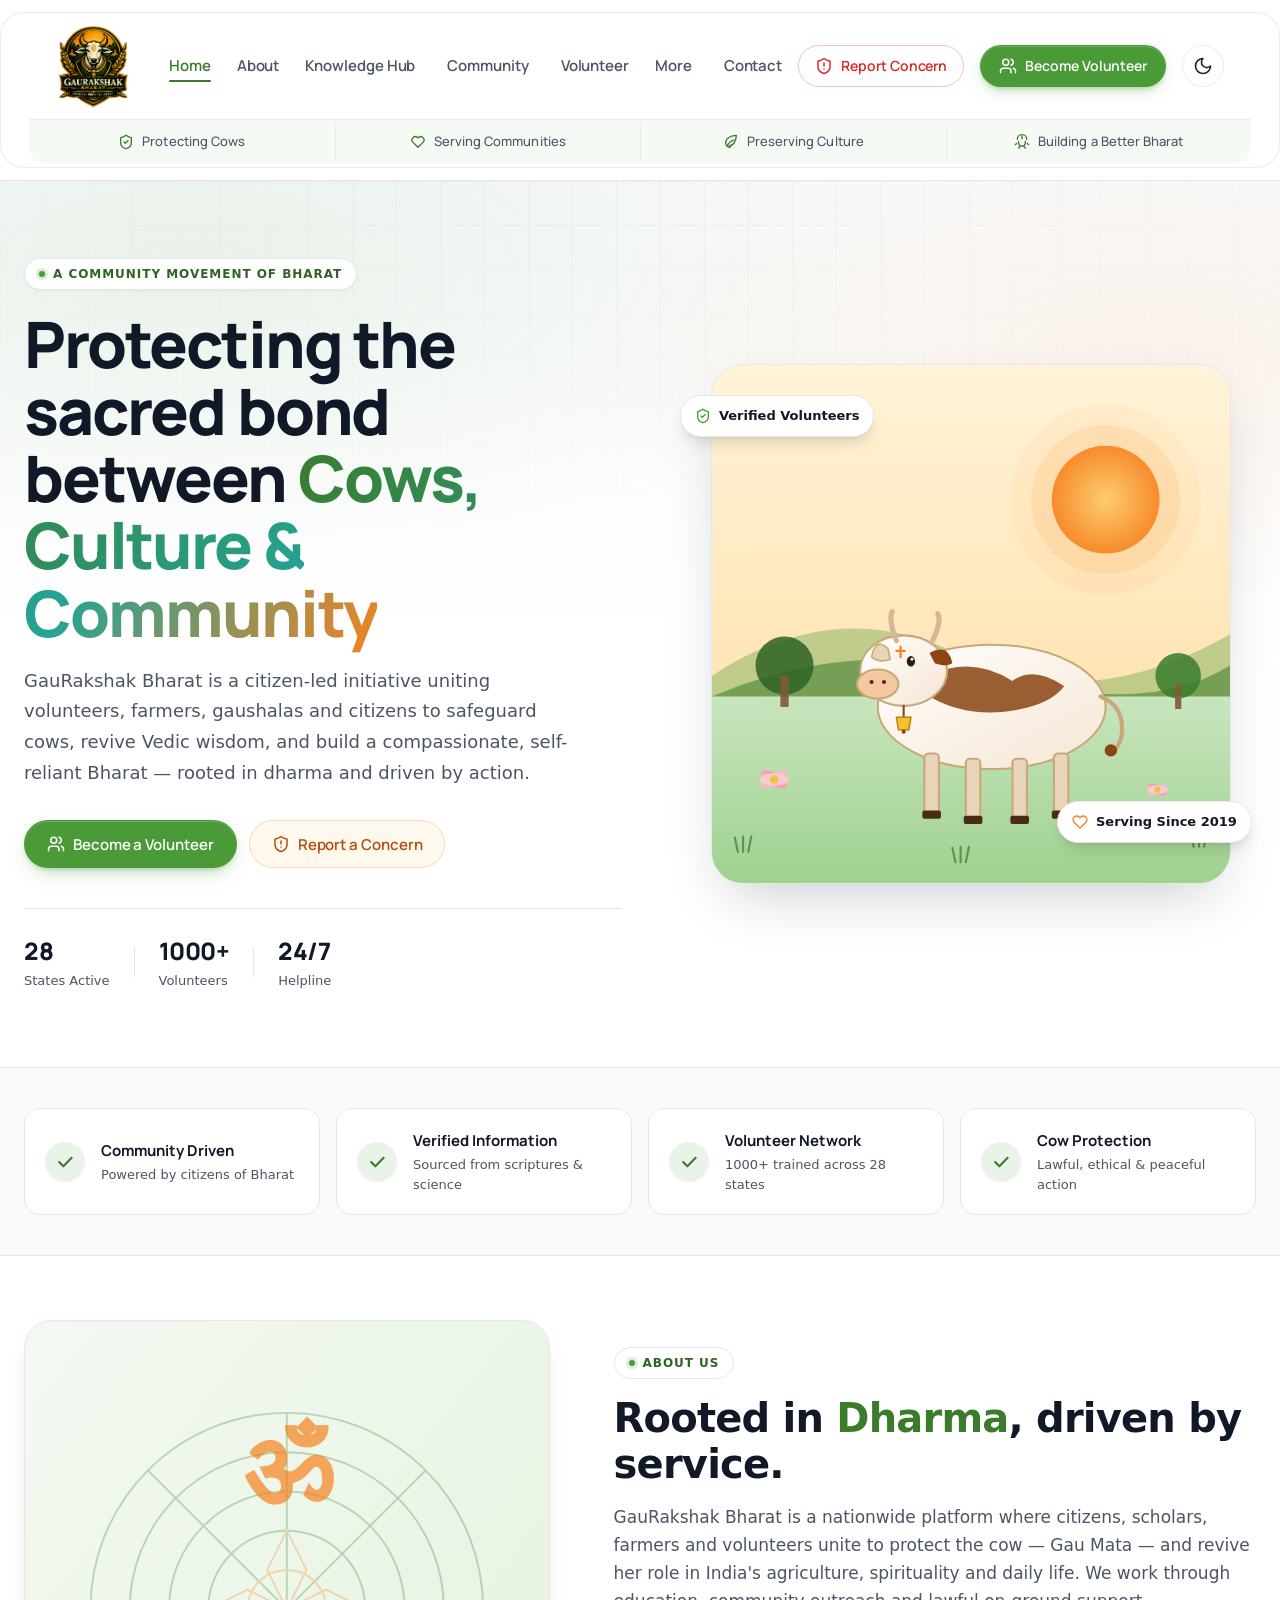
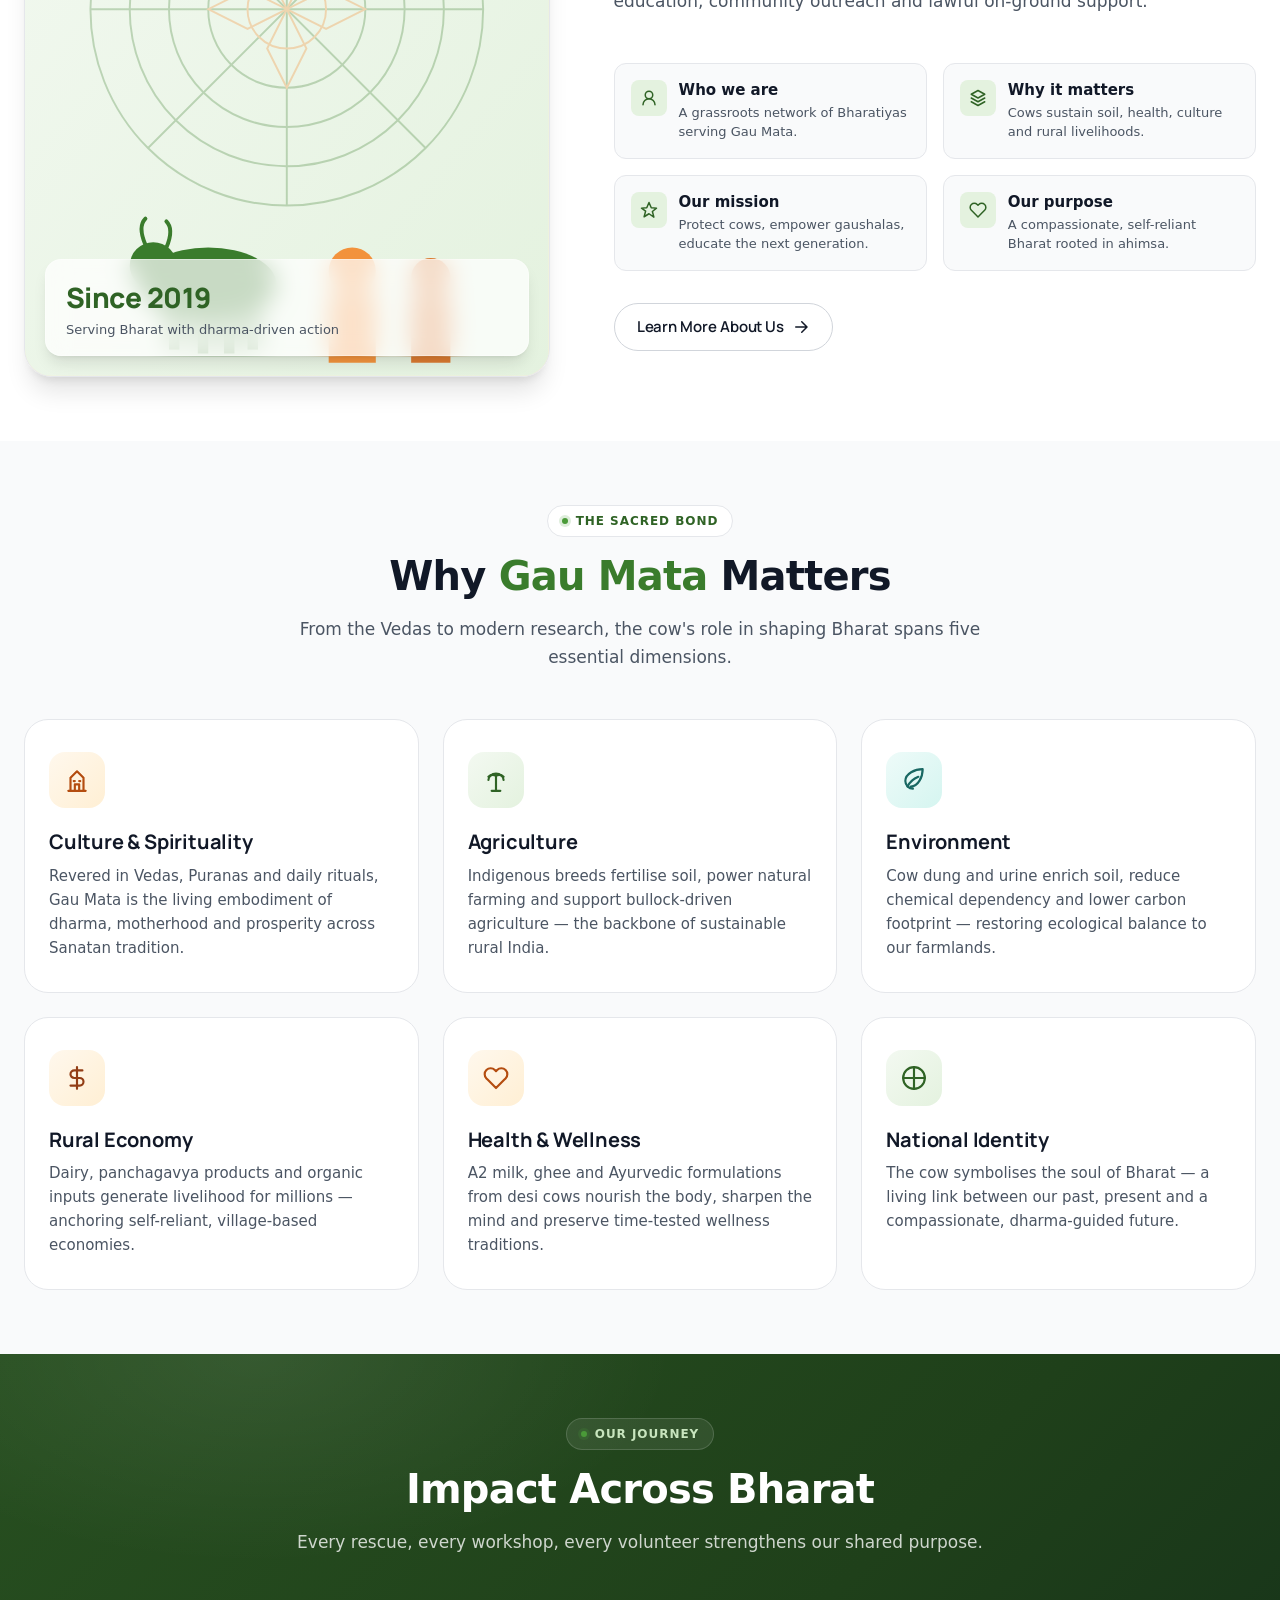
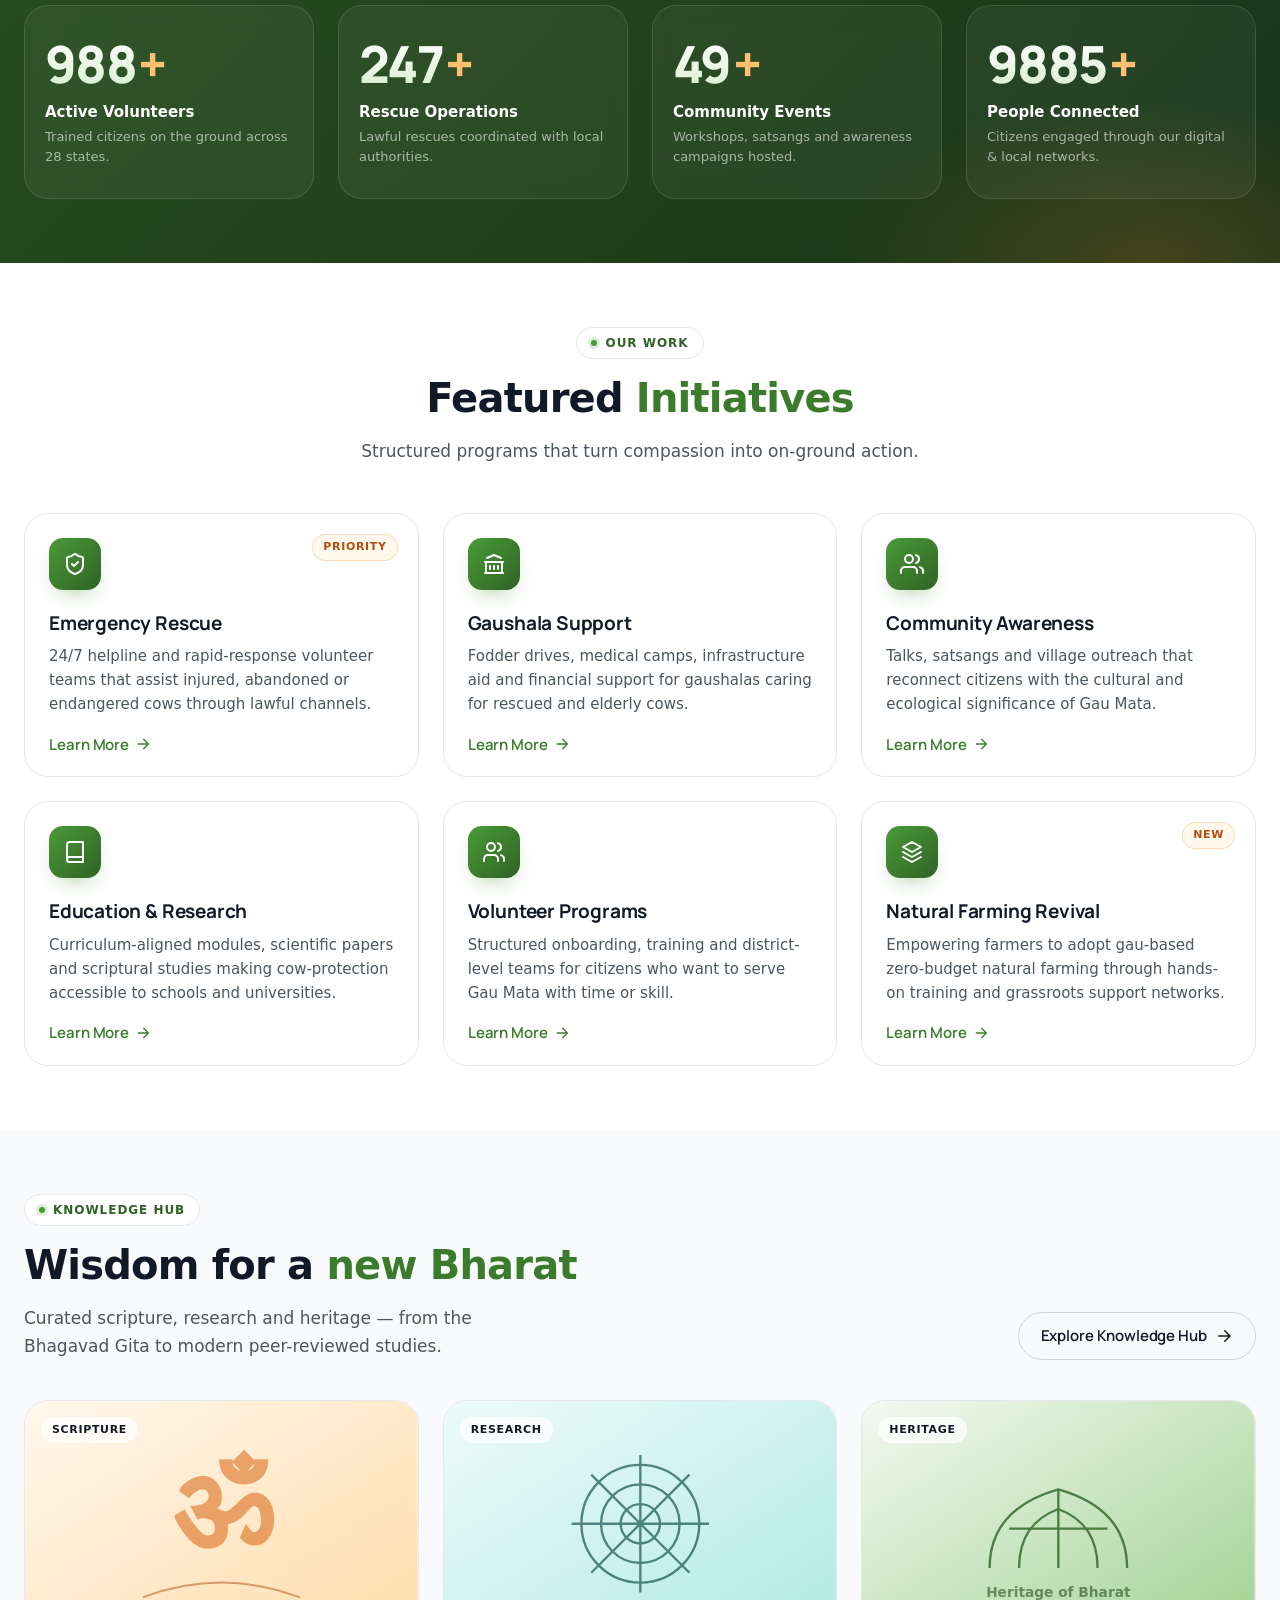
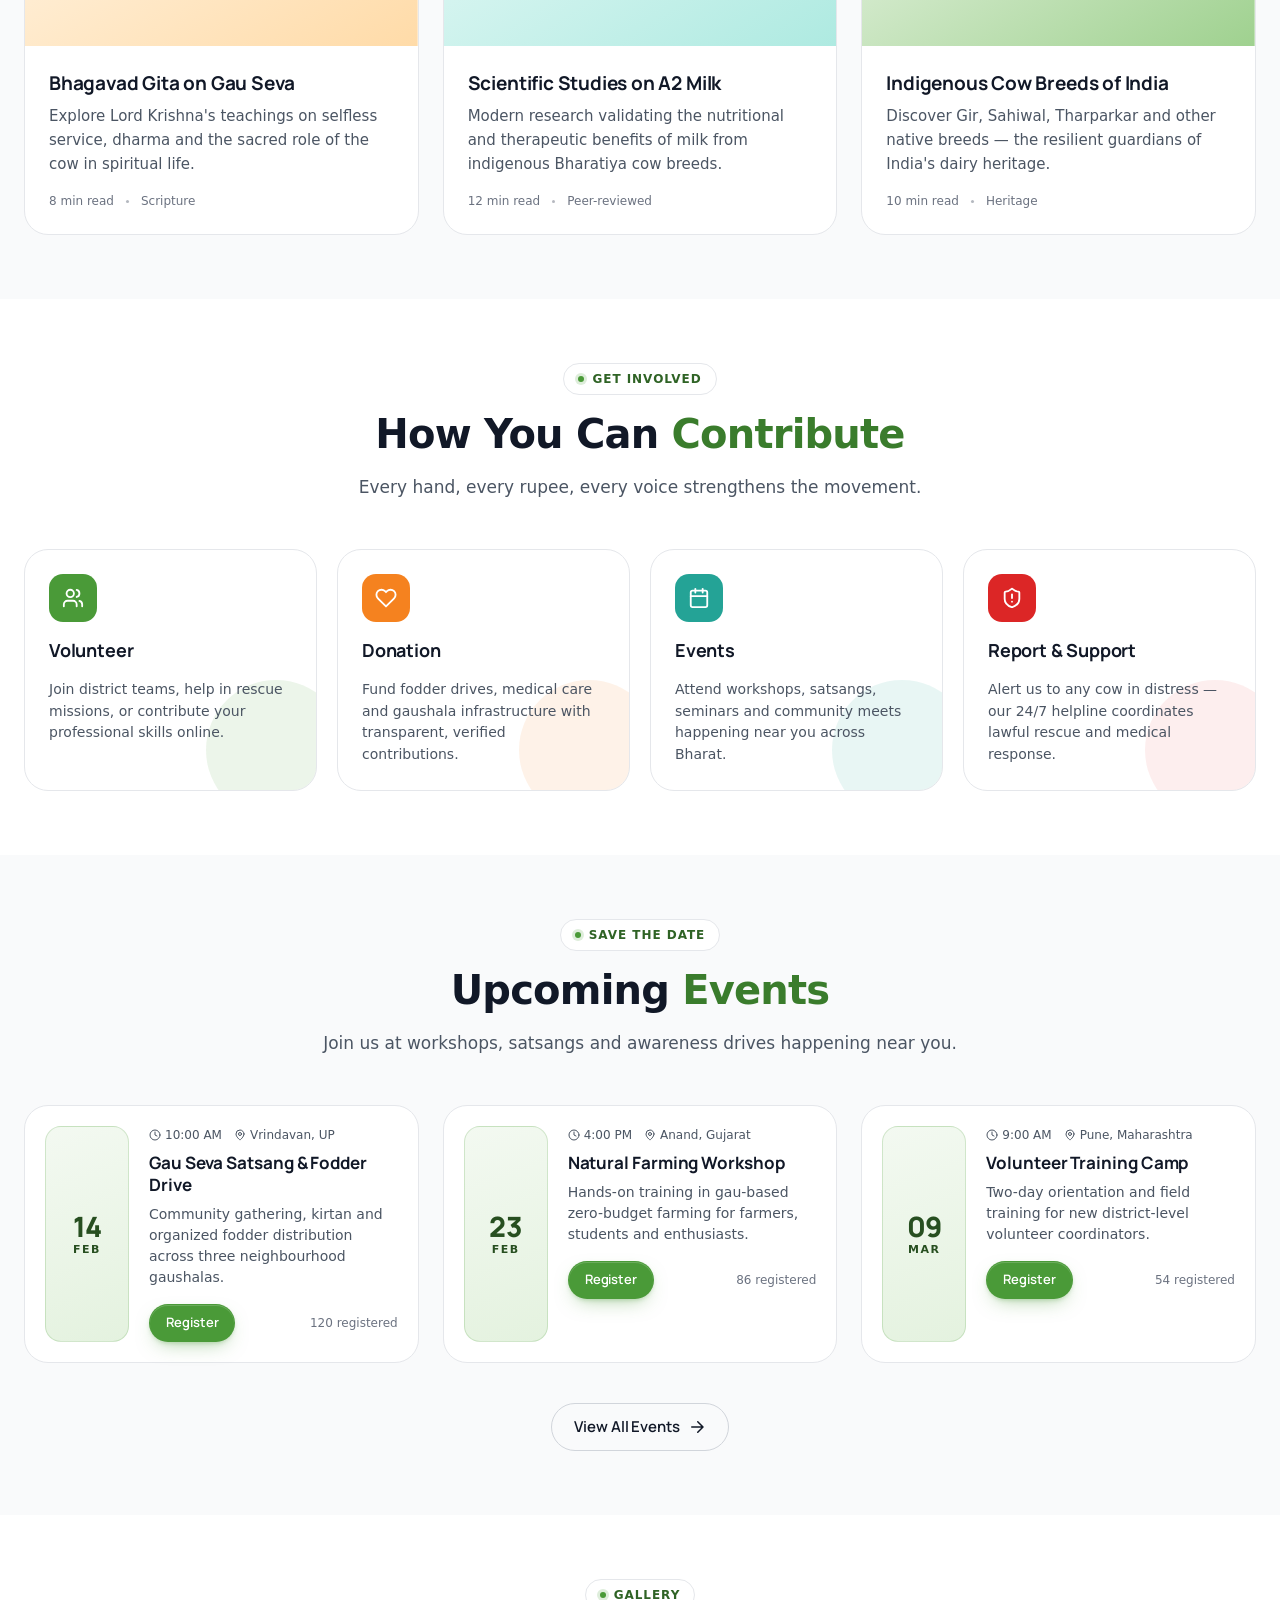
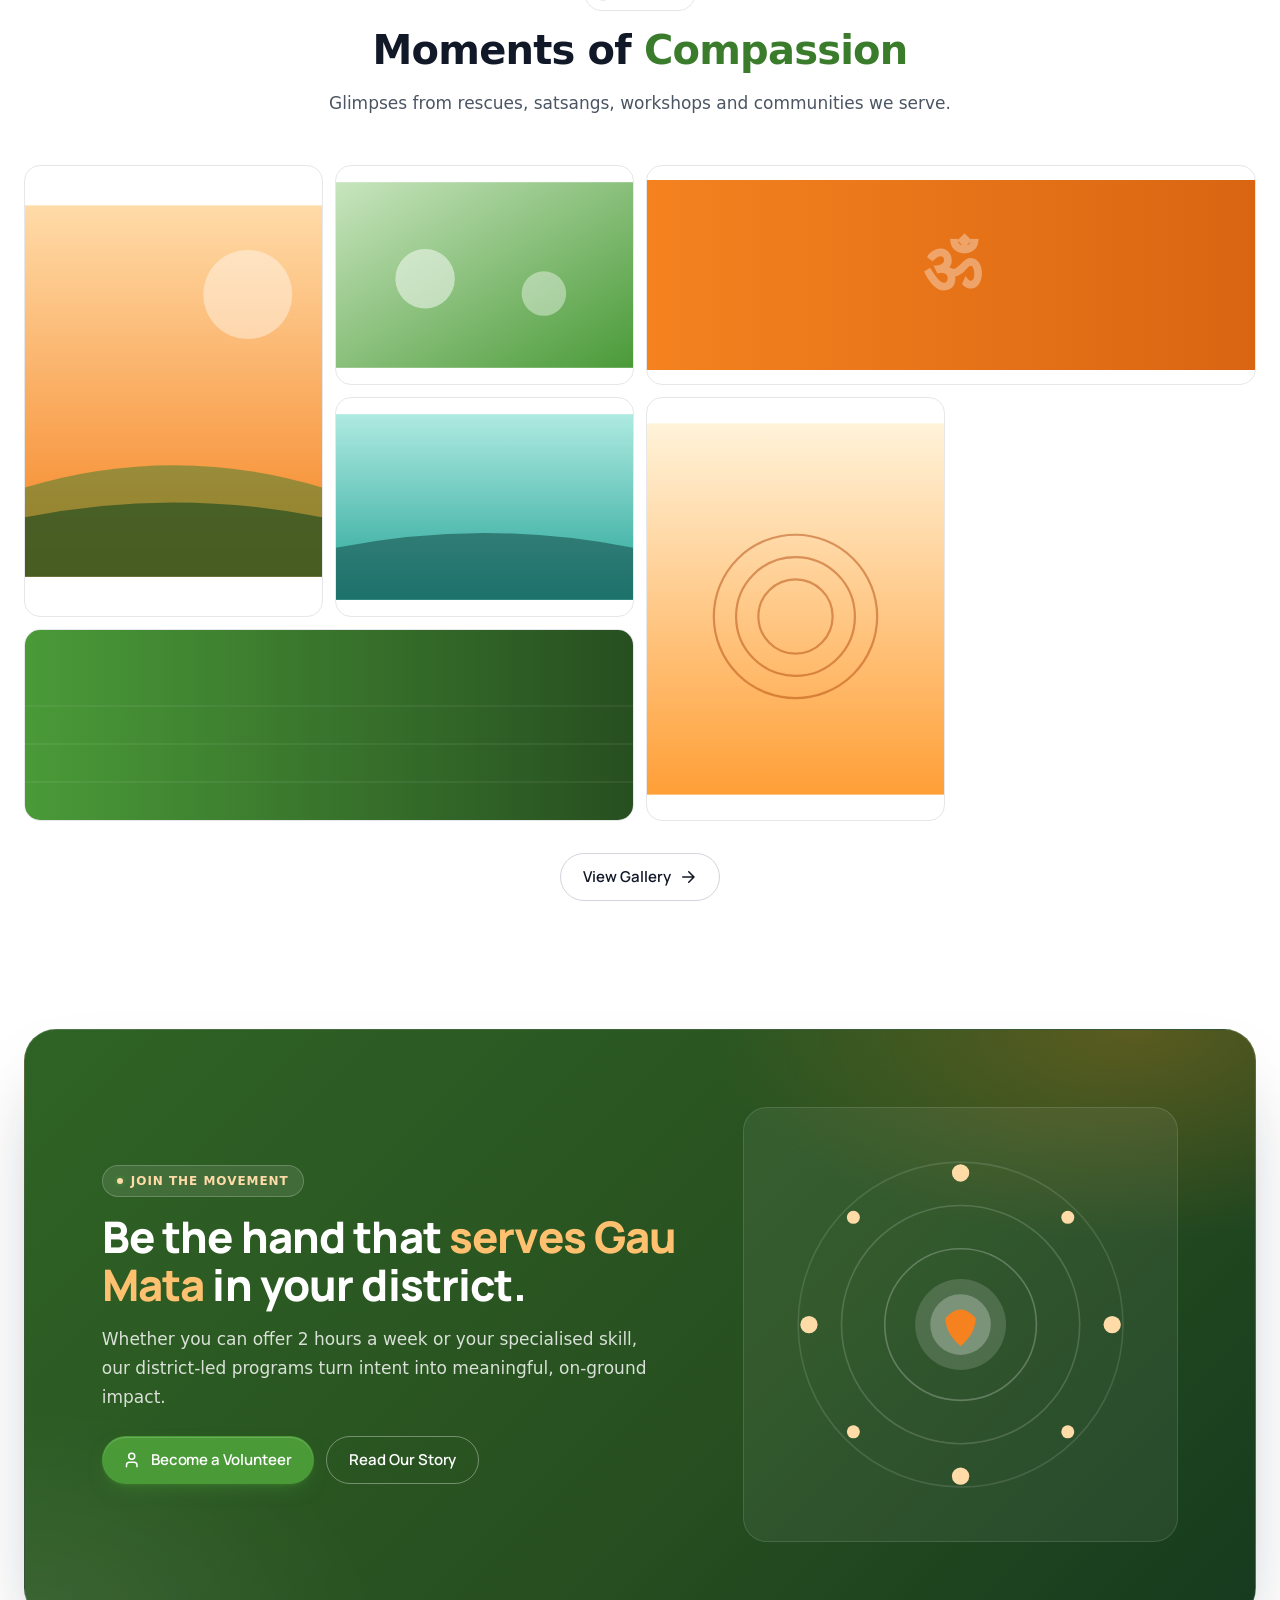
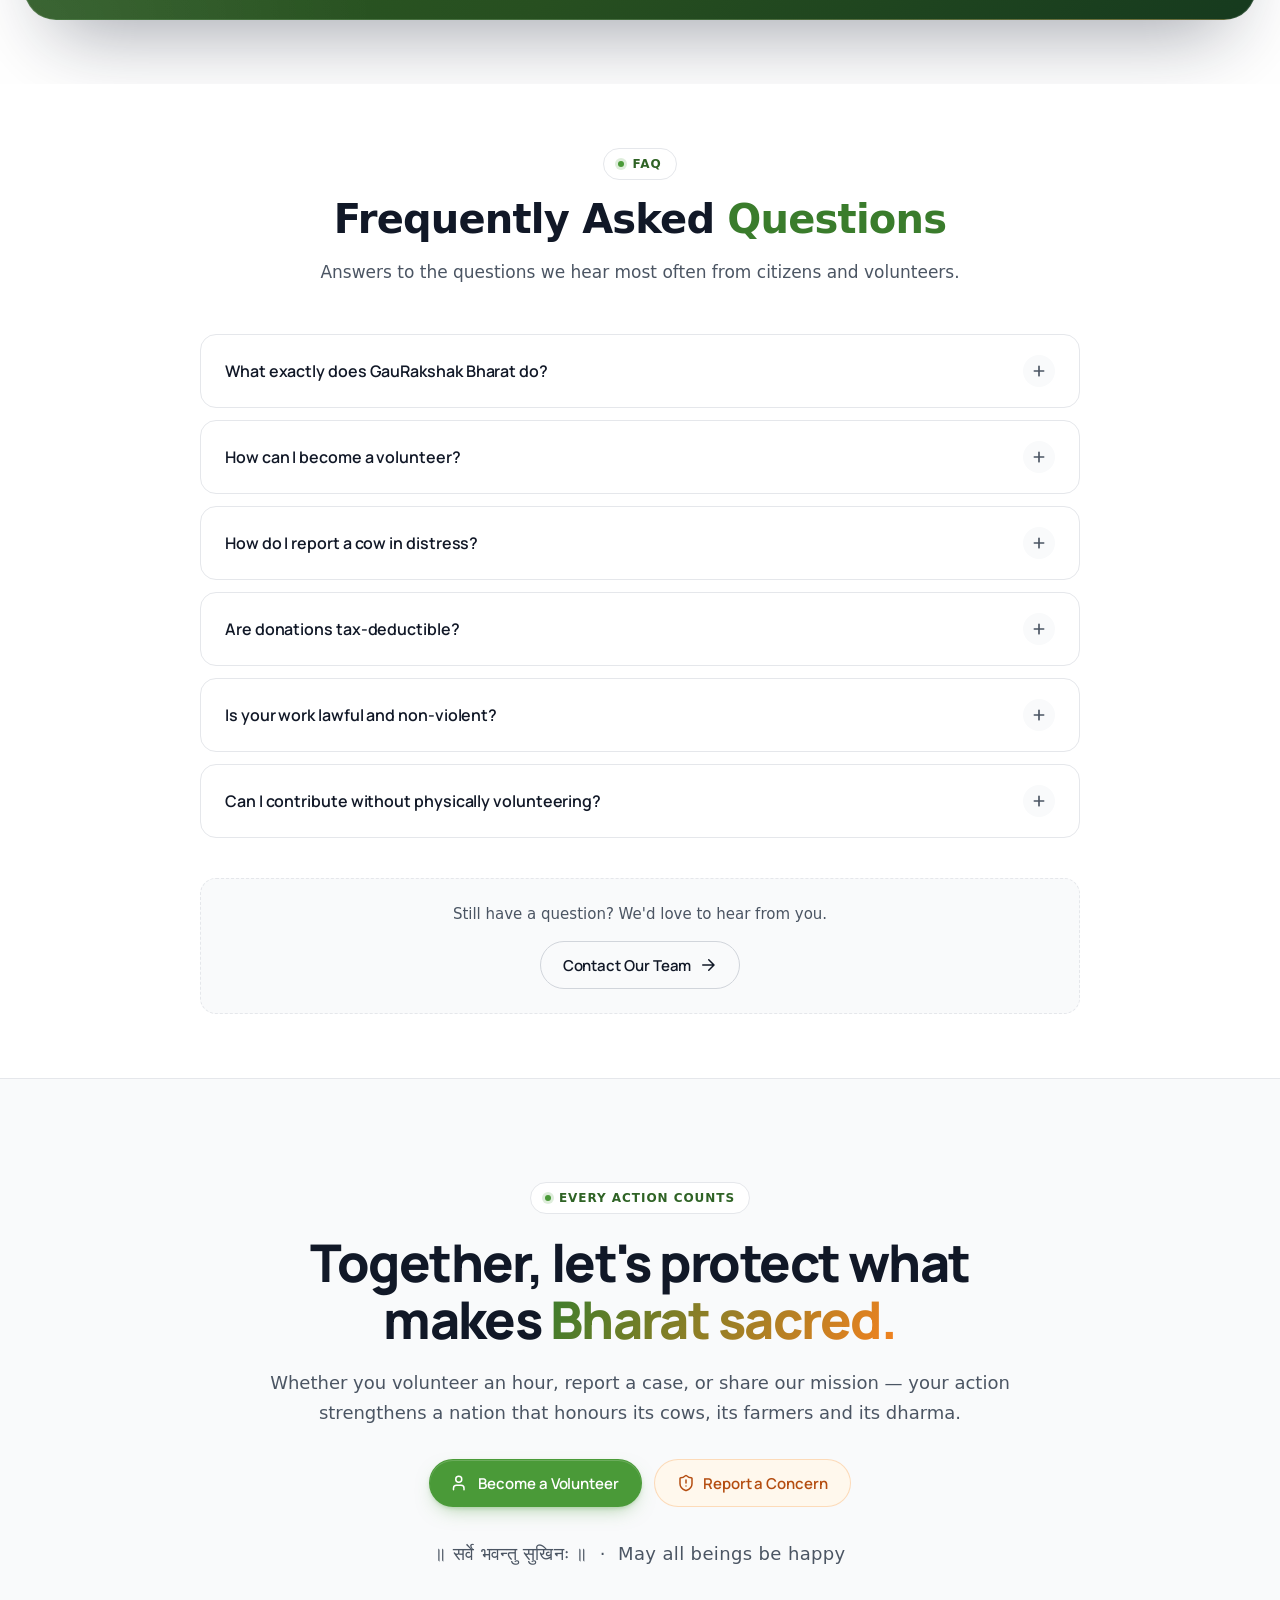
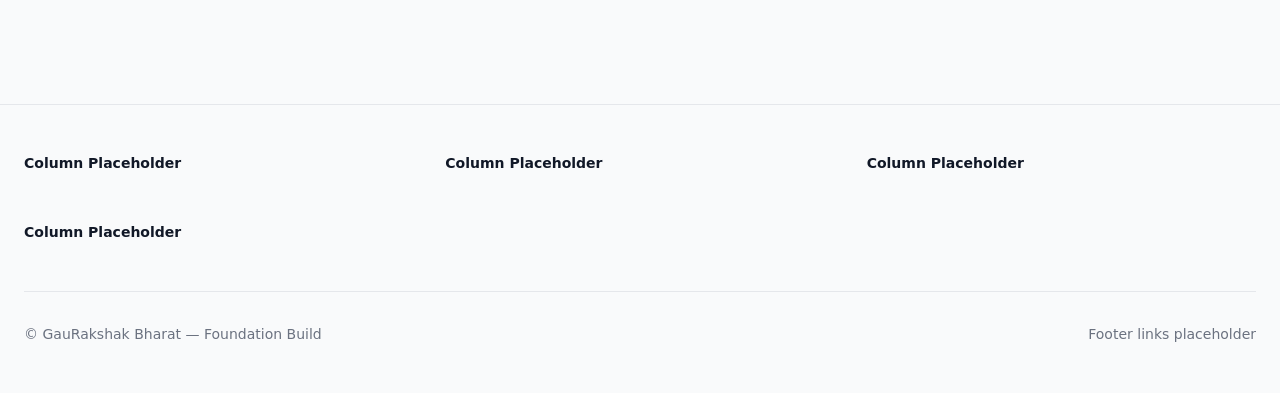
<file: index.html>
<!DOCTYPE html>
<html lang="en">
<head>
  <meta charset="UTF-8">
  <meta name="viewport" content="width=device-width, initial-scale=1.0">

  <!-- Primary SEO -->
  <title>GauRakshak Bharat — Cow Protection, Community &amp; Compassion</title>
  <meta name="description" content="GauRakshak Bharat is a community-driven initiative promoting cow protection, education, volunteer networks, rescue support, and environmental awareness across India.">
  <meta name="keywords" content="cow protection, gaushala, volunteer, community, rescue support, education, awareness, GauRakshak Bharat">
  <meta name="author" content="GauRakshak Bharat">
  <meta name="robots" content="index, follow">
  <link rel="canonical" href="https://gaurakshakbharat.org/">

  <!-- Open Graph -->
  <meta property="og:type" content="website">
  <meta property="og:title" content="GauRakshak Bharat — Cow Protection, Community &amp; Compassion">
  <meta property="og:description" content="Promoting compassion, education, lawful community support, and environmental awareness through cow protection and community building.">
  <meta property="og:url" content="https://gaurakshakbharat.org/">
  <meta property="og:site_name" content="GauRakshak Bharat">
  <meta property="og:locale" content="en_IN">

  <!-- Twitter Card -->
  <meta name="twitter:card" content="summary_large_image">
  <meta name="twitter:title" content="GauRakshak Bharat">
  <meta name="twitter:description" content="Cow protection, community building, volunteer networks, and education for a compassionate India.">

  <!-- Favicon Placeholder -->
  <link rel="icon" type="image/x-icon" href="assets/icons/favicon.ico">
  <link rel="apple-touch-icon" href="assets/icons/apple-touch-icon.png">

  <!-- Theme Color -->
  <meta name="theme-color" content="#4a9a38">

  <!-- Navbar typography — Manrope (premium sans) -->
  <link rel="preconnect" href="https://fonts.googleapis.com">
  <link rel="preconnect" href="https://fonts.gstatic.com" crossorigin>
  <link rel="stylesheet" href="https://fonts.googleapis.com/css2?family=Manrope:wght@400;500;600;700;800&display=swap">

  <!-- Stylesheets — load in dependency order -->
  <link rel="stylesheet" href="css/variables.css">
  <link rel="stylesheet" href="css/style.css">
  <link rel="stylesheet" href="css/animations.css">
  <link rel="stylesheet" href="css/responsive.css">
  <link rel="stylesheet" href="css/home.css">
</head>
<body>

  <!-- =============================================
       PAGE LOADER
       ============================================= -->
  <div id="page-loader" class="page-loader" role="status" aria-live="polite" aria-label="Page loading">
    <div class="page-loader__spinner" aria-hidden="true"></div>
    <span class="u-sr-only">Loading...</span>
  </div>

  <div class="page-wrapper">

    <!-- =============================================
         HOMEPAGE NAVIGATION
         ============================================= -->
    <header class="navbar" role="banner">
      <div class="container navbar__shell">
        <div class="navbar__inner">
          <button
            class="navbar__toggle"
            type="button"
            aria-label="Open navigation menu"
            aria-expanded="false"
            aria-controls="mobile-nav">
            <span class="navbar__toggle-icon" aria-hidden="true">
              <span class="navbar__toggle-bar"></span>
              <span class="navbar__toggle-bar"></span>
              <span class="navbar__toggle-bar"></span>
            </span>
          </button>

        <a href="index.html" class="navbar__brand" aria-label="GauRakshak Bharat — Home">
          <img src="assets/icons/Mainlogo.png" alt="GauRakshak Bharat" class="navbar__logo">
        </a>

          <nav class="navbar__nav" id="main-nav" role="navigation" aria-label="Main navigation">
            <a href="index.html" class="navbar__link is-active">Home</a>
            <a href="pages/about.html" class="navbar__link">About</a>
            <a href="pages/knowledge.html" class="navbar__link navbar__link--has-icon">
              <span>Knowledge Hub</span>
              <svg class="icon icon--chevron" viewBox="0 0 24 24" aria-hidden="true">
                <path d="m6 9 6 6 6-6"></path>
              </svg>
            </a>
            <a href="pages/community.html" class="navbar__link navbar__link--has-icon">
              Community
              <svg class="icon icon--chevron" viewBox="0 0 24 24" aria-hidden="true">
                <path d="m6 9 6 6 6-6"></path>
              </svg>
            </a>
            <a href="pages/volunteer.html" class="navbar__link">Volunteer</a>
            <div class="navbar__item navbar__item--dropdown">
              <button class="navbar__link navbar__link--button navbar__link--has-icon" type="button" aria-expanded="false" aria-haspopup="true">
                More
                <svg class="icon icon--chevron" viewBox="0 0 24 24" aria-hidden="true">
                  <path d="m6 9 6 6 6-6"></path>
                </svg>
              </button>
              <div class="navbar__dropdown" role="menu" aria-label="More pages">
                <a href="pages/events.html" class="navbar__dropdown-link" role="menuitem">
                  <svg class="icon" viewBox="0 0 24 24" aria-hidden="true">
                    <path d="M8 2v4M16 2v4M3 10h18"></path>
                    <rect x="3" y="4" width="18" height="18" rx="2"></rect>
                  </svg>
                  Events
                </a>
                <a href="pages/gallery.html" class="navbar__dropdown-link" role="menuitem">
                  <svg class="icon" viewBox="0 0 24 24" aria-hidden="true">
                    <rect x="3" y="3" width="18" height="18" rx="2"></rect>
                    <circle cx="9" cy="9" r="2"></circle>
                    <path d="m21 15-3.1-3.1a2 2 0 0 0-2.8 0L6 21"></path>
                  </svg>
                  Gallery
                </a>
                <a href="pages/report.html" class="navbar__dropdown-link" role="menuitem">
                  <svg class="icon" viewBox="0 0 24 24" aria-hidden="true">
                    <path d="M20 13c0 5-3.5 7.5-7.66 8.95a1 1 0 0 1-.67-.01C7.5 20.5 4 18 4 13V6a1 1 0 0 1 1-1c2 0 4.5-1.2 6.24-2.72a1.17 1.17 0 0 1 1.52 0C14.51 3.81 17 5 19 5a1 1 0 0 1 1 1z"></path>
                    <path d="M12 8v4M12 16h.01"></path>
                  </svg>
                  Report Concerns
                </a>
              </div>
            </div>
            <a href="pages/contact.html" class="navbar__link">Contact</a>
          </nav>

          <div class="navbar__actions">
            <a href="pages/report.html" class="nav-action nav-action--report">
              <svg class="icon" viewBox="0 0 24 24" aria-hidden="true">
                <path d="M20 13c0 5-3.5 7.5-7.66 8.95a1 1 0 0 1-.67-.01C7.5 20.5 4 18 4 13V6a1 1 0 0 1 1-1c2 0 4.5-1.2 6.24-2.72a1.17 1.17 0 0 1 1.52 0C14.51 3.81 17 5 19 5a1 1 0 0 1 1 1z"></path>
                <path d="M12 8v4M12 16h.01"></path>
              </svg>
              <span>Report Concern</span>
            </a>
            <a href="pages/volunteer.html" class="nav-action nav-action--volunteer">
              <svg class="icon" viewBox="0 0 24 24" aria-hidden="true">
                <path d="M16 21v-2a4 4 0 0 0-4-4H6a4 4 0 0 0-4 4v2"></path>
                <circle cx="9" cy="7" r="4"></circle>
                <path d="M22 21v-2a4 4 0 0 0-3-3.87M16 3.13a4 4 0 0 1 0 7.75"></path>
              </svg>
              <span>Become Volunteer</span>
            </a>
            <button
              id="theme-toggle"
              class="theme-toggle"
              type="button"
              aria-label="Toggle dark mode"
              aria-pressed="false">
              <svg class="icon theme-toggle__moon" viewBox="0 0 24 24" aria-hidden="true">
                <path d="M12 3a6 6 0 0 0 9 9 9 9 0 1 1-9-9Z"></path>
              </svg>
              <svg class="icon theme-toggle__sun" viewBox="0 0 24 24" aria-hidden="true">
                <circle cx="12" cy="12" r="4"></circle>
                <path d="M12 2v2M12 20v2M4.93 4.93l1.41 1.41M17.66 17.66l1.41 1.41M2 12h2M20 12h2M4.93 19.07l1.41-1.41M17.66 6.34l1.41-1.41"></path>
              </svg>
            </button>
          </div>
        </div>

        <div class="navbar__mobile-panel" id="mobile-nav" aria-hidden="true">
          <div class="mobile-menu">
            <nav class="mobile-menu__primary" aria-label="Mobile navigation">
              <a href="index.html" class="mobile-menu__link is-active"><svg class="icon" viewBox="0 0 24 24" aria-hidden="true"><path d="m3 9 9-7 9 7v11a2 2 0 0 1-2 2h-4v-7H9v7H5a2 2 0 0 1-2-2z"></path></svg>Home</a>
              <a href="pages/about.html" class="mobile-menu__link"><svg class="icon" viewBox="0 0 24 24" aria-hidden="true"><path d="M19 21v-2a4 4 0 0 0-4-4H9a4 4 0 0 0-4 4v2"></path><circle cx="12" cy="7" r="4"></circle></svg>About</a>
              <a href="pages/knowledge.html" class="mobile-menu__link"><svg class="icon" viewBox="0 0 24 24" aria-hidden="true"><path d="M4 19.5A2.5 2.5 0 0 1 6.5 17H20"></path><path d="M4 4.5A2.5 2.5 0 0 1 6.5 2H20v20H6.5A2.5 2.5 0 0 1 4 19.5z"></path></svg>Knowledge Hub</a>
              <a href="pages/community.html" class="mobile-menu__link"><svg class="icon" viewBox="0 0 24 24" aria-hidden="true"><path d="M16 21v-2a4 4 0 0 0-4-4H6a4 4 0 0 0-4 4v2"></path><circle cx="9" cy="7" r="4"></circle><path d="M22 21v-2a4 4 0 0 0-3-3.87M16 3.13a4 4 0 0 1 0 7.75"></path></svg>Community</a>
              <a href="pages/volunteer.html" class="mobile-menu__link"><svg class="icon" viewBox="0 0 24 24" aria-hidden="true"><path d="M11 14h2a2 2 0 1 0 0-4h-3c-.6 0-1.1.2-1.5.6L3 16"></path><path d="m7 20 1.6-1.4c.4-.4.9-.6 1.5-.6H14c.6 0 1.1-.2 1.5-.6l5.5-5.4"></path><path d="m2 15 6 6"></path></svg>Volunteer</a>
              <a href="pages/contact.html" class="mobile-menu__link"><svg class="icon" viewBox="0 0 24 24" aria-hidden="true"><rect x="2" y="4" width="20" height="16" rx="2"></rect><path d="m22 7-10 6L2 7"></path></svg>Contact</a>
            </nav>

            <div class="mobile-menu__more" aria-label="More pages">
              <p class="mobile-menu__heading">More</p>
              <a href="pages/events.html" class="mobile-menu__link"><svg class="icon" viewBox="0 0 24 24" aria-hidden="true"><path d="M8 2v4M16 2v4M3 10h18"></path><rect x="3" y="4" width="18" height="18" rx="2"></rect></svg>Events</a>
              <a href="pages/gallery.html" class="mobile-menu__link"><svg class="icon" viewBox="0 0 24 24" aria-hidden="true"><rect x="3" y="3" width="18" height="18" rx="2"></rect><circle cx="9" cy="9" r="2"></circle><path d="m21 15-3.1-3.1a2 2 0 0 0-2.8 0L6 21"></path></svg>Gallery</a>
              <a href="pages/report.html" class="mobile-menu__link"><svg class="icon" viewBox="0 0 24 24" aria-hidden="true"><path d="M20 13c0 5-3.5 7.5-7.66 8.95a1 1 0 0 1-.67-.01C7.5 20.5 4 18 4 13V6a1 1 0 0 1 1-1c2 0 4.5-1.2 6.24-2.72a1.17 1.17 0 0 1 1.52 0C14.51 3.81 17 5 19 5a1 1 0 0 1 1 1z"></path><path d="M12 8v4M12 16h.01"></path></svg>Report Concerns</a>
            </div>

            <button class="mobile-menu__close" type="button" aria-label="Close navigation menu">
              <svg class="icon" viewBox="0 0 24 24" aria-hidden="true">
                <path d="M18 6 6 18M6 6l12 12"></path>
              </svg>
            </button>
          </div>
        </div>

        <div class="navbar__value-strip" aria-label="Platform values">
          <span class="value-strip__item"><svg class="icon" viewBox="0 0 24 24" aria-hidden="true"><path d="M20 13c0 5-3.5 7.5-7.66 8.95a1 1 0 0 1-.67-.01C7.5 20.5 4 18 4 13V6a1 1 0 0 1 1-1c2 0 4.5-1.2 6.24-2.72a1.17 1.17 0 0 1 1.52 0C14.51 3.81 17 5 19 5a1 1 0 0 1 1 1z"></path><path d="m9 12 2 2 4-4"></path></svg>Protecting Cows</span>
          <span class="value-strip__item"><svg class="icon" viewBox="0 0 24 24" aria-hidden="true"><path d="M19.5 12.6 12 20l-7.5-7.4a5 5 0 1 1 7.1-7.1l.4.4.4-.4a5 5 0 1 1 7.1 7.1Z"></path></svg>Serving Communities</span>
          <span class="value-strip__item"><svg class="icon" viewBox="0 0 24 24" aria-hidden="true"><path d="M11 20A7 7 0 0 1 4 13c0-7 9-11 16-11 0 7-4 16-11 16Z"></path><path d="M6 18c2-4 5-7 10-9"></path></svg>Preserving Culture</span>
          <span class="value-strip__item"><svg class="icon" viewBox="0 0 24 24" aria-hidden="true"><path d="M7 11v2a5 5 0 0 0 10 0v-2"></path><path d="M5 8a7 7 0 0 1 14 0"></path><path d="M12 3v4M4 14l-2 2M20 14l2 2M7 21l2-2M17 21l-2-2"></path></svg>Building a Better Bharat</span>
        </div>
      </div>
    </header>

    <!-- =============================================
         MAIN CONTENT
         Placeholder sections — content added later
         ============================================= -->
    <main id="main-content" class="main-content home-main" role="main">

      <!-- =============================================
           1. HERO
           ============================================= -->
      <section class="hero" id="hero" aria-labelledby="hero-title">
        <div class="hero__inner">
          <div class="hero__content" data-animate="fade-up">
            <span class="hero__badge">
              <span class="dot" aria-hidden="true"></span>
              A Community Movement of Bharat
            </span>

            <h1 class="hero__title" id="hero-title">
              Protecting the sacred bond between
              <span class="accent">Cows, Culture &amp; Community</span>
            </h1>

            <p class="hero__desc">
              GauRakshak Bharat is a citizen-led initiative uniting volunteers, farmers, gaushalas
              and citizens to safeguard cows, revive Vedic wisdom, and build a compassionate,
              self-reliant Bharat — rooted in dharma and driven by action.
            </p>

            <div class="hero__actions">
              <a href="pages/volunteer.html" class="home-btn home-btn--primary ripple-container" data-testid="hero-volunteer-btn">
                <svg class="icon" viewBox="0 0 24 24" aria-hidden="true">
                  <path d="M16 21v-2a4 4 0 0 0-4-4H6a4 4 0 0 0-4 4v2"></path>
                  <circle cx="9" cy="7" r="4"></circle>
                  <path d="M22 21v-2a4 4 0 0 0-3-3.87M16 3.13a4 4 0 0 1 0 7.75"></path>
                </svg>
                Become a Volunteer
              </a>
              <a href="pages/report.html" class="home-btn home-btn--secondary" data-testid="hero-report-btn">
                <svg class="icon" viewBox="0 0 24 24" aria-hidden="true">
                  <path d="M20 13c0 5-3.5 7.5-7.66 8.95a1 1 0 0 1-.67-.01C7.5 20.5 4 18 4 13V6a1 1 0 0 1 1-1c2 0 4.5-1.2 6.24-2.72a1.17 1.17 0 0 1 1.52 0C14.51 3.81 17 5 19 5a1 1 0 0 1 1 1z"></path>
                  <path d="M12 8v4M12 16h.01"></path>
                </svg>
                Report a Concern
              </a>
            </div>

            <div class="hero__meta" aria-label="Quick statistics">
              <div class="hero__meta-item">
                <span class="hero__meta-num">28</span>
                <span class="hero__meta-label">States Active</span>
              </div>
              <span class="hero__meta-sep" aria-hidden="true"></span>
              <div class="hero__meta-item">
                <span class="hero__meta-num">1000+</span>
                <span class="hero__meta-label">Volunteers</span>
              </div>
              <span class="hero__meta-sep" aria-hidden="true"></span>
              <div class="hero__meta-item">
                <span class="hero__meta-num">24/7</span>
                <span class="hero__meta-label">Helpline</span>
              </div>
            </div>
          </div>

          <div class="hero__visual" data-animate="fade-left" aria-hidden="true">
            <div class="hero__illustration">
              <svg viewBox="0 0 500 500" xmlns="http://www.w3.org/2000/svg">
                <defs>
                  <linearGradient id="sky" x1="0" y1="0" x2="0" y2="1">
                    <stop offset="0%" stop-color="#fff3d9"/>
                    <stop offset="100%" stop-color="#ffe4b3"/>
                  </linearGradient>
                  <linearGradient id="ground" x1="0" y1="0" x2="0" y2="1">
                    <stop offset="0%" stop-color="#c8e5be"/>
                    <stop offset="100%" stop-color="#9fd18f"/>
                  </linearGradient>
                  <linearGradient id="body" x1="0" y1="0" x2="1" y2="1">
                    <stop offset="0%" stop-color="#ffffff"/>
                    <stop offset="100%" stop-color="#f5e6d3"/>
                  </linearGradient>
                  <radialGradient id="sun" cx="50%" cy="50%" r="50%">
                    <stop offset="0%" stop-color="#ffd97a"/>
                    <stop offset="100%" stop-color="#f5821f"/>
                  </radialGradient>
                </defs>

                <!-- Sky -->
                <rect width="500" height="320" fill="url(#sky)"/>
                <!-- Sun -->
                <circle cx="380" cy="130" r="52" fill="url(#sun)" opacity="0.9"/>
                <circle cx="380" cy="130" r="72" fill="#f5821f" opacity="0.12"/>
                <circle cx="380" cy="130" r="92" fill="#f5821f" opacity="0.06"/>

                <!-- Hills -->
                <path d="M0 300 Q 120 220 240 280 T 500 260 L 500 340 L 0 340 Z" fill="#4a9a38" opacity="0.35"/>
                <path d="M0 320 Q 140 260 280 300 T 500 290 L 500 360 L 0 360 Z" fill="#3a7c2c" opacity="0.55"/>

                <!-- Ground -->
                <rect y="320" width="500" height="180" fill="url(#ground)"/>

                <!-- Trees -->
                <g opacity="0.85">
                  <circle cx="70" cy="290" r="28" fill="#2f6325"/>
                  <rect x="66" y="300" width="8" height="30" fill="#7a5030"/>
                  <circle cx="450" cy="300" r="22" fill="#3a7c2c"/>
                  <rect x="447" y="308" width="6" height="24" fill="#7a5030"/>
                </g>

                <!-- Cow -->
                <g transform="translate(150 200)">
                  <!-- Body -->
                  <ellipse cx="120" cy="130" rx="110" ry="60" fill="url(#body)" stroke="#c9a878" stroke-width="2"/>
                  <!-- Back patch -->
                  <path d="M60 100 Q 100 80 140 105 Q 160 90 190 110 Q 175 130 130 135 Q 90 138 60 120 Z" fill="#8b4513" opacity="0.85"/>
                  <!-- Legs -->
                  <rect x="55" y="175" width="14" height="60" rx="4" fill="#e8d5b7" stroke="#c9a878" stroke-width="2"/>
                  <rect x="95" y="180" width="14" height="60" rx="4" fill="#e8d5b7" stroke="#c9a878" stroke-width="2"/>
                  <rect x="140" y="180" width="14" height="60" rx="4" fill="#e8d5b7" stroke="#c9a878" stroke-width="2"/>
                  <rect x="180" y="175" width="14" height="60" rx="4" fill="#e8d5b7" stroke="#c9a878" stroke-width="2"/>
                  <!-- Hooves -->
                  <rect x="53" y="230" width="18" height="8" rx="2" fill="#4a2c15"/>
                  <rect x="93" y="235" width="18" height="8" rx="2" fill="#4a2c15"/>
                  <rect x="138" y="235" width="18" height="8" rx="2" fill="#4a2c15"/>
                  <rect x="178" y="230" width="18" height="8" rx="2" fill="#4a2c15"/>
                  <!-- Tail -->
                  <path d="M225 120 Q 250 130 245 160 Q 240 175 235 170" stroke="#c9a878" stroke-width="4" fill="none" stroke-linecap="round"/>
                  <circle cx="235" cy="172" r="6" fill="#8b4513"/>

                  <!-- Head -->
                  <ellipse cx="35" cy="95" rx="42" ry="34" fill="url(#body)" stroke="#c9a878" stroke-width="2"/>
                  <!-- Muzzle -->
                  <ellipse cx="10" cy="108" rx="20" ry="14" fill="#f5c8a0" stroke="#c9a878" stroke-width="2"/>
                  <circle cx="4" cy="106" r="2" fill="#4a2c15"/>
                  <circle cx="16" cy="106" r="2" fill="#4a2c15"/>
                  <!-- Eyes -->
                  <ellipse cx="42" cy="86" rx="4" ry="5" fill="#2c1810"/>
                  <circle cx="43" cy="84" r="1.4" fill="#fff"/>
                  <!-- Ears -->
                  <path d="M60 78 Q 78 68 82 88 Q 76 92 65 88 Z" fill="#8b4513"/>
                  <path d="M20 74 Q 8 62 4 82 Q 12 88 22 84 Z" fill="#e8d5b7" stroke="#c9a878" stroke-width="1.5"/>
                  <!-- Horns -->
                  <path d="M62 68 Q 72 48 68 40" stroke="#d4b896" stroke-width="5" fill="none" stroke-linecap="round"/>
                  <path d="M28 66 Q 20 46 24 38" stroke="#d4b896" stroke-width="5" fill="none" stroke-linecap="round"/>

                  <!-- Tilak on forehead -->
                  <path d="M32 72 L 32 82 M28 76 L 36 76" stroke="#f5821f" stroke-width="2.2" stroke-linecap="round"/>
                  <!-- Bell -->
                  <line x1="35" y1="128" x2="35" y2="140" stroke="#8b4513" stroke-width="2"/>
                  <path d="M28 140 L 42 140 L 40 152 L 30 152 Z" fill="#f5c034" stroke="#b8860b" stroke-width="1.5"/>
                  <circle cx="35" cy="154" r="2" fill="#8b4513"/>
                </g>

                <!-- Lotus flowers -->
                <g transform="translate(60 400)" opacity="0.9">
                  <ellipse cx="0" cy="0" rx="14" ry="6" fill="#ffb7c5" transform="rotate(-30)"/>
                  <ellipse cx="0" cy="0" rx="14" ry="6" fill="#ff9ab4" transform="rotate(30)"/>
                  <ellipse cx="0" cy="0" rx="14" ry="6" fill="#ffc9d6"/>
                  <circle cx="0" cy="0" r="4" fill="#f5c034"/>
                </g>
                <g transform="translate(430 410)" opacity="0.9">
                  <ellipse cx="0" cy="0" rx="10" ry="4" fill="#ffb7c5" transform="rotate(-30)"/>
                  <ellipse cx="0" cy="0" rx="10" ry="4" fill="#ff9ab4" transform="rotate(30)"/>
                  <ellipse cx="0" cy="0" rx="10" ry="4" fill="#ffc9d6"/>
                  <circle cx="0" cy="0" r="3" fill="#f5c034"/>
                </g>

                <!-- Grass tufts -->
                <g stroke="#2f6325" stroke-width="2" stroke-linecap="round" opacity="0.6">
                  <path d="M30 470 L 30 455 M35 470 L 38 455 M25 470 L 22 456"/>
                  <path d="M470 465 L 470 450 M475 465 L 478 450 M465 465 L 462 451"/>
                  <path d="M240 480 L 240 465 M245 480 L 248 465 M235 480 L 232 466"/>
                </g>
              </svg>
            </div>

            <div class="hero__floater hero__floater--top">
              <svg class="icon" viewBox="0 0 24 24" aria-hidden="true">
                <path d="M20 13c0 5-3.5 7.5-7.66 8.95a1 1 0 0 1-.67-.01C7.5 20.5 4 18 4 13V6a1 1 0 0 1 1-1c2 0 4.5-1.2 6.24-2.72a1.17 1.17 0 0 1 1.52 0C14.51 3.81 17 5 19 5a1 1 0 0 1 1 1z"></path>
                <path d="m9 12 2 2 4-4"></path>
              </svg>
              Verified Volunteers
            </div>

            <div class="hero__floater hero__floater--bottom">
              <svg class="icon" viewBox="0 0 24 24" aria-hidden="true">
                <path d="M20.84 4.61a5.5 5.5 0 0 0-7.78 0L12 5.67l-1.06-1.06a5.5 5.5 0 0 0-7.78 7.78l1.06 1.06L12 21.23l7.78-7.78 1.06-1.06a5.5 5.5 0 0 0 0-7.78z"></path>
              </svg>
              Serving Since 2019
            </div>
          </div>
        </div>
      </section>

      <!-- =============================================
           2. TRUST STRIP
           ============================================= -->
      <section class="trust" aria-label="Our commitments">
        <div class="trust__grid" data-stagger>
          <div class="trust__card" data-animate="fade-up">
            <div class="trust__check" aria-hidden="true">
              <svg class="icon" viewBox="0 0 24 24"><path d="m5 12 5 5L20 7"></path></svg>
            </div>
            <div>
              <span class="trust__label">Community Driven</span>
              <span class="trust__sub">Powered by citizens of Bharat</span>
            </div>
          </div>
          <div class="trust__card" data-animate="fade-up">
            <div class="trust__check" aria-hidden="true">
              <svg class="icon" viewBox="0 0 24 24"><path d="m5 12 5 5L20 7"></path></svg>
            </div>
            <div>
              <span class="trust__label">Verified Information</span>
              <span class="trust__sub">Sourced from scriptures &amp; science</span>
            </div>
          </div>
          <div class="trust__card" data-animate="fade-up">
            <div class="trust__check" aria-hidden="true">
              <svg class="icon" viewBox="0 0 24 24"><path d="m5 12 5 5L20 7"></path></svg>
            </div>
            <div>
              <span class="trust__label">Volunteer Network</span>
              <span class="trust__sub">1000+ trained across 28 states</span>
            </div>
          </div>
          <div class="trust__card" data-animate="fade-up">
            <div class="trust__check" aria-hidden="true">
              <svg class="icon" viewBox="0 0 24 24"><path d="m5 12 5 5L20 7"></path></svg>
            </div>
            <div>
              <span class="trust__label">Cow Protection</span>
              <span class="trust__sub">Lawful, ethical &amp; peaceful action</span>
            </div>
          </div>
        </div>
      </section>

      <!-- =============================================
           3. ABOUT GAURAKSHAK BHARAT
           ============================================= -->
      <section class="home-section" id="about" aria-labelledby="about-title">
        <div class="about__grid">
          <div class="about__visual" data-animate="fade-right" aria-hidden="true">
            <svg viewBox="0 0 400 500" xmlns="http://www.w3.org/2000/svg">
              <defs>
                <linearGradient id="ab-bg" x1="0" y1="0" x2="1" y2="1">
                  <stop offset="0%" stop-color="#f3f9f1"/>
                  <stop offset="100%" stop-color="#e4f2df"/>
                </linearGradient>
              </defs>
              <rect width="400" height="500" fill="url(#ab-bg)"/>
              <!-- Mandala pattern -->
              <g transform="translate(200 220)" opacity="0.28" fill="none" stroke="#3a7c2c" stroke-width="1.5">
                <circle r="150"/>
                <circle r="120"/>
                <circle r="90"/>
                <circle r="60"/>
                <g>
                  <path d="M-150 0 L 150 0 M 0 -150 L 0 150 M -106 -106 L 106 106 M -106 106 L 106 -106"/>
                </g>
                <g stroke="#f5821f">
                  <circle r="30"/>
                  <path d="M0 -60 L 15 -30 L 0 0 L -15 -30 Z"/>
                  <path d="M0 60 L 15 30 L 0 0 L -15 30 Z"/>
                  <path d="M-60 0 L -30 15 L 0 0 L -30 -15 Z"/>
                  <path d="M60 0 L 30 15 L 0 0 L 30 -15 Z"/>
                </g>
              </g>

              <!-- Silhouettes -->
              <g transform="translate(80 340)">
                <ellipse cx="60" cy="90" rx="52" ry="28" fill="#3a7c2c"/>
                <rect x="30" y="105" width="8" height="35" fill="#3a7c2c"/>
                <rect x="52" y="108" width="8" height="35" fill="#3a7c2c"/>
                <rect x="72" y="108" width="8" height="35" fill="#3a7c2c"/>
                <rect x="90" y="105" width="8" height="35" fill="#3a7c2c"/>
                <circle cx="18" cy="76" r="18" fill="#3a7c2c"/>
                <path d="M28 62 Q 34 48 28 42 M12 60 Q 6 46 12 40" stroke="#3a7c2c" stroke-width="3" fill="none" stroke-linecap="round"/>
              </g>
              <g transform="translate(220 360)">
                <circle cx="30" cy="60" r="18" fill="#f5821f" opacity="0.85"/>
                <path d="M12 78 L 12 130 L 48 130 L 48 78 Z" fill="#f5821f" opacity="0.85"/>
                <circle cx="90" cy="65" r="15" fill="#d96512" opacity="0.85"/>
                <path d="M75 80 L 75 130 L 105 130 L 105 80 Z" fill="#d96512" opacity="0.85"/>
              </g>
              <!-- Om symbol -->
              <text x="200" y="140" text-anchor="middle" font-size="80" fill="#f5821f" opacity="0.7" font-family="serif" font-weight="bold">ॐ</text>
            </svg>

            <div class="about__stat">
              <div class="about__stat-num">Since 2019</div>
              <div class="about__stat-label">Serving Bharat with dharma-driven action</div>
            </div>
          </div>

          <div class="about__content" data-animate="fade-left">
            <div class="home-section__head home-section__head--left">
              <span class="home-section__eyebrow"><span class="dot"></span>About Us</span>
              <h2 class="home-section__title">Rooted in <span class="accent">Dharma</span>, driven by service.</h2>
              <p class="home-section__lede">
                GauRakshak Bharat is a nationwide platform where citizens, scholars, farmers and volunteers
                unite to protect the cow — Gau Mata — and revive her role in India's agriculture,
                spirituality and daily life. We work through education, community outreach and lawful
                on-ground support.
              </p>
            </div>

            <div class="about__pillars">
              <div class="about__pillar">
                <div class="about__pillar-icon"><svg class="icon" viewBox="0 0 24 24"><circle cx="12" cy="8" r="5"></circle><path d="M20 21a8 8 0 0 0-16 0"></path></svg></div>
                <div>
                  <h4>Who we are</h4>
                  <p>A grassroots network of Bharatiyas serving Gau Mata.</p>
                </div>
              </div>
              <div class="about__pillar">
                <div class="about__pillar-icon"><svg class="icon" viewBox="0 0 24 24"><path d="M12 2 3 7l9 5 9-5-9-5z"></path><path d="m3 17 9 5 9-5M3 12l9 5 9-5"></path></svg></div>
                <div>
                  <h4>Why it matters</h4>
                  <p>Cows sustain soil, health, culture and rural livelihoods.</p>
                </div>
              </div>
              <div class="about__pillar">
                <div class="about__pillar-icon"><svg class="icon" viewBox="0 0 24 24"><path d="m12 2 3 7 7 .5-5.5 4.5 2 7.5L12 17l-6.5 4 2-7.5L2 9.5 9 9z"></path></svg></div>
                <div>
                  <h4>Our mission</h4>
                  <p>Protect cows, empower gaushalas, educate the next generation.</p>
                </div>
              </div>
              <div class="about__pillar">
                <div class="about__pillar-icon"><svg class="icon" viewBox="0 0 24 24"><path d="M20.84 4.61a5.5 5.5 0 0 0-7.78 0L12 5.67l-1.06-1.06a5.5 5.5 0 0 0-7.78 7.78l1.06 1.06L12 21.23l7.78-7.78 1.06-1.06a5.5 5.5 0 0 0 0-7.78z"></path></svg></div>
                <div>
                  <h4>Our purpose</h4>
                  <p>A compassionate, self-reliant Bharat rooted in ahimsa.</p>
                </div>
              </div>
            </div>

            <div style="margin-top: var(--space-8);">
              <a href="pages/about.html" class="home-btn home-btn--ghost" data-testid="about-learn-more-btn">
                Learn More About Us
                <svg class="icon" viewBox="0 0 24 24"><path d="M5 12h14M13 5l7 7-7 7"></path></svg>
              </a>
            </div>
          </div>
        </div>
      </section>

      <!-- =============================================
           4. WHY GAU MATA MATTERS
           ============================================= -->
      <section class="home-section home-section--subtle" id="why" aria-labelledby="why-title">
        <div class="home-section__head" data-animate="fade-up">
          <span class="home-section__eyebrow"><span class="dot"></span>The Sacred Bond</span>
          <h2 class="home-section__title" id="why-title">Why <span class="accent">Gau Mata</span> Matters</h2>
          <p class="home-section__lede">
            From the Vedas to modern research, the cow's role in shaping Bharat spans five essential dimensions.
          </p>
        </div>

        <div class="why__grid" data-stagger>
          <div class="why__card why__card--culture" data-animate="fade-up">
            <div class="why__icon">
              <svg class="icon" viewBox="0 0 24 24"><path d="M4 22h16M6 22V10l6-6 6 6v12M10 22v-6h4v6M9 13h1M14 13h1"></path></svg>
            </div>
            <h3>Culture &amp; Spirituality</h3>
            <p>Revered in Vedas, Puranas and daily rituals, Gau Mata is the living embodiment of dharma, motherhood and prosperity across Sanatan tradition.</p>
          </div>

          <div class="why__card why__card--agriculture" data-animate="fade-up">
            <div class="why__icon">
              <svg class="icon" viewBox="0 0 24 24"><path d="M12 22V8M5 12c0-3 3-6 7-6s7 3 7 6M8 22h8"></path><path d="M12 8c-2-1-5-1-7 1M12 8c2-1 5-1 7 1"></path></svg>
            </div>
            <h3>Agriculture</h3>
            <p>Indigenous breeds fertilise soil, power natural farming and support bullock-driven agriculture — the backbone of sustainable rural India.</p>
          </div>

          <div class="why__card why__card--environment" data-animate="fade-up">
            <div class="why__icon">
              <svg class="icon" viewBox="0 0 24 24"><path d="M11 20A7 7 0 0 1 4 13c0-7 9-11 16-11 0 7-4 16-11 16Z"></path><path d="M6 18c2-4 5-7 10-9"></path></svg>
            </div>
            <h3>Environment</h3>
            <p>Cow dung and urine enrich soil, reduce chemical dependency and lower carbon footprint — restoring ecological balance to our farmlands.</p>
          </div>

          <div class="why__card why__card--economy" data-animate="fade-up">
            <div class="why__icon">
              <svg class="icon" viewBox="0 0 24 24"><path d="M12 2v20M17 5H9.5a3.5 3.5 0 0 0 0 7h5a3.5 3.5 0 0 1 0 7H6"></path></svg>
            </div>
            <h3>Rural Economy</h3>
            <p>Dairy, panchagavya products and organic inputs generate livelihood for millions — anchoring self-reliant, village-based economies.</p>
          </div>

          <div class="why__card why__card--health" data-animate="fade-up">
            <div class="why__icon">
              <svg class="icon" viewBox="0 0 24 24"><path d="M20.84 4.61a5.5 5.5 0 0 0-7.78 0L12 5.67l-1.06-1.06a5.5 5.5 0 0 0-7.78 7.78l1.06 1.06L12 21.23l7.78-7.78 1.06-1.06a5.5 5.5 0 0 0 0-7.78z"></path></svg>
            </div>
            <h3>Health &amp; Wellness</h3>
            <p>A2 milk, ghee and Ayurvedic formulations from desi cows nourish the body, sharpen the mind and preserve time-tested wellness traditions.</p>
          </div>

          <div class="why__card why__card--agriculture" data-animate="fade-up">
            <div class="why__icon">
              <svg class="icon" viewBox="0 0 24 24"><circle cx="12" cy="12" r="10"></circle><path d="M12 2v20M2 12h20"></path></svg>
            </div>
            <h3>National Identity</h3>
            <p>The cow symbolises the soul of Bharat — a living link between our past, present and a compassionate, dharma-guided future.</p>
          </div>
        </div>
      </section>

      <!-- =============================================
           5. IMPACT STATISTICS
           ============================================= -->
      <section class="home-section impact" id="impact" aria-labelledby="impact-title">
        <div class="impact__head home-section__head" data-animate="fade-up">
          <span class="home-section__eyebrow"><span class="dot"></span>Our Journey</span>
          <h2 class="home-section__title" id="impact-title">Impact Across Bharat</h2>
          <p class="home-section__lede">Every rescue, every workshop, every volunteer strengthens our shared purpose.</p>
        </div>

        <div class="impact__grid" data-stagger>
          <div class="impact__stat" data-animate="fade-up">
            <div class="impact__stat-num">
              <span data-counter="1000" data-counter-suffix="">0</span><span class="impact__stat-suffix">+</span>
            </div>
            <div class="impact__stat-label">Active Volunteers</div>
            <div class="impact__stat-sub">Trained citizens on the ground across 28 states.</div>
          </div>
          <div class="impact__stat" data-animate="fade-up">
            <div class="impact__stat-num">
              <span data-counter="250" data-counter-suffix="">0</span><span class="impact__stat-suffix">+</span>
            </div>
            <div class="impact__stat-label">Rescue Operations</div>
            <div class="impact__stat-sub">Lawful rescues coordinated with local authorities.</div>
          </div>
          <div class="impact__stat" data-animate="fade-up">
            <div class="impact__stat-num">
              <span data-counter="50" data-counter-suffix="">0</span><span class="impact__stat-suffix">+</span>
            </div>
            <div class="impact__stat-label">Community Events</div>
            <div class="impact__stat-sub">Workshops, satsangs and awareness campaigns hosted.</div>
          </div>
          <div class="impact__stat" data-animate="fade-up">
            <div class="impact__stat-num">
              <span data-counter="10000" data-counter-suffix="">0</span><span class="impact__stat-suffix">+</span>
            </div>
            <div class="impact__stat-label">People Connected</div>
            <div class="impact__stat-sub">Citizens engaged through our digital &amp; local networks.</div>
          </div>
        </div>
      </section>

      <!-- =============================================
           6. FEATURED INITIATIVES
           ============================================= -->
      <section class="home-section" id="initiatives" aria-labelledby="init-title">
        <div class="home-section__head" data-animate="fade-up">
          <span class="home-section__eyebrow"><span class="dot"></span>Our Work</span>
          <h2 class="home-section__title" id="init-title">Featured <span class="accent">Initiatives</span></h2>
          <p class="home-section__lede">Structured programs that turn compassion into on-ground action.</p>
        </div>

        <div class="initiatives__grid" data-stagger>
          <article class="init-card" data-animate="fade-up">
            <span class="init-card__badge">Priority</span>
            <div class="init-card__icon">
              <svg class="icon" viewBox="0 0 24 24"><path d="M20 13c0 5-3.5 7.5-7.66 8.95a1 1 0 0 1-.67-.01C7.5 20.5 4 18 4 13V6a1 1 0 0 1 1-1c2 0 4.5-1.2 6.24-2.72a1.17 1.17 0 0 1 1.52 0C14.51 3.81 17 5 19 5a1 1 0 0 1 1 1z"></path><path d="m9 12 2 2 4-4"></path></svg>
            </div>
            <h3>Emergency Rescue</h3>
            <p>24/7 helpline and rapid-response volunteer teams that assist injured, abandoned or endangered cows through lawful channels.</p>
            <a href="pages/community.html" class="home-btn home-btn--link">Learn More <svg class="icon" viewBox="0 0 24 24"><path d="M5 12h14M13 5l7 7-7 7"></path></svg></a>
          </article>

          <article class="init-card" data-animate="fade-up">
            <div class="init-card__icon">
              <svg class="icon" viewBox="0 0 24 24"><path d="M3 21h18M3 10h18M5 6l7-3 7 3M4 10v11M20 10v11M8 14v3M12 14v3M16 14v3"></path></svg>
            </div>
            <h3>Gaushala Support</h3>
            <p>Fodder drives, medical camps, infrastructure aid and financial support for gaushalas caring for rescued and elderly cows.</p>
            <a href="pages/community.html" class="home-btn home-btn--link">Learn More <svg class="icon" viewBox="0 0 24 24"><path d="M5 12h14M13 5l7 7-7 7"></path></svg></a>
          </article>

          <article class="init-card" data-animate="fade-up">
            <div class="init-card__icon">
              <svg class="icon" viewBox="0 0 24 24"><path d="M17 21v-2a4 4 0 0 0-4-4H5a4 4 0 0 0-4 4v2"></path><circle cx="9" cy="7" r="4"></circle><path d="M23 21v-2a4 4 0 0 0-3-3.87M16 3.13a4 4 0 0 1 0 7.75"></path></svg>
            </div>
            <h3>Community Awareness</h3>
            <p>Talks, satsangs and village outreach that reconnect citizens with the cultural and ecological significance of Gau Mata.</p>
            <a href="pages/community.html" class="home-btn home-btn--link">Learn More <svg class="icon" viewBox="0 0 24 24"><path d="M5 12h14M13 5l7 7-7 7"></path></svg></a>
          </article>

          <article class="init-card" data-animate="fade-up">
            <div class="init-card__icon">
              <svg class="icon" viewBox="0 0 24 24"><path d="M4 19.5A2.5 2.5 0 0 1 6.5 17H20"></path><path d="M4 4.5A2.5 2.5 0 0 1 6.5 2H20v20H6.5A2.5 2.5 0 0 1 4 19.5z"></path></svg>
            </div>
            <h3>Education &amp; Research</h3>
            <p>Curriculum-aligned modules, scientific papers and scriptural studies making cow-protection accessible to schools and universities.</p>
            <a href="pages/knowledge.html" class="home-btn home-btn--link">Learn More <svg class="icon" viewBox="0 0 24 24"><path d="M5 12h14M13 5l7 7-7 7"></path></svg></a>
          </article>

          <article class="init-card" data-animate="fade-up">
            <div class="init-card__icon">
              <svg class="icon" viewBox="0 0 24 24"><path d="M16 21v-2a4 4 0 0 0-4-4H6a4 4 0 0 0-4 4v2"></path><circle cx="9" cy="7" r="4"></circle><path d="M22 21v-2a4 4 0 0 0-3-3.87M16 3.13a4 4 0 0 1 0 7.75"></path></svg>
            </div>
            <h3>Volunteer Programs</h3>
            <p>Structured onboarding, training and district-level teams for citizens who want to serve Gau Mata with time or skill.</p>
            <a href="pages/volunteer.html" class="home-btn home-btn--link">Learn More <svg class="icon" viewBox="0 0 24 24"><path d="M5 12h14M13 5l7 7-7 7"></path></svg></a>
          </article>

          <article class="init-card" data-animate="fade-up">
            <span class="init-card__badge">New</span>
            <div class="init-card__icon">
              <svg class="icon" viewBox="0 0 24 24"><path d="M12 2 3 7l9 5 9-5-9-5zM3 12l9 5 9-5M3 17l9 5 9-5"></path></svg>
            </div>
            <h3>Natural Farming Revival</h3>
            <p>Empowering farmers to adopt gau-based zero-budget natural farming through hands-on training and grassroots support networks.</p>
            <a href="pages/knowledge.html" class="home-btn home-btn--link">Learn More <svg class="icon" viewBox="0 0 24 24"><path d="M5 12h14M13 5l7 7-7 7"></path></svg></a>
          </article>
        </div>
      </section>

      <!-- =============================================
           7. KNOWLEDGE HUB PREVIEW
           ============================================= -->
      <section class="home-section home-section--subtle" id="knowledge" aria-labelledby="k-title">
        <div class="knowledge__wrap">
          <div class="knowledge__header" data-animate="fade-up">
            <div>
              <span class="home-section__eyebrow"><span class="dot"></span>Knowledge Hub</span>
              <h2 class="home-section__title" style="margin-top: var(--space-4);" id="k-title">Wisdom for a <span class="accent">new Bharat</span></h2>
              <p class="home-section__lede" style="max-width: 520px;">Curated scripture, research and heritage — from the Bhagavad Gita to modern peer-reviewed studies.</p>
            </div>
            <a href="pages/knowledge.html" class="home-btn home-btn--ghost" data-testid="explore-knowledge-btn">
              Explore Knowledge Hub
              <svg class="icon" viewBox="0 0 24 24"><path d="M5 12h14M13 5l7 7-7 7"></path></svg>
            </a>
          </div>

          <div class="knowledge__grid" data-stagger>
            <article class="knowledge-card" data-animate="fade-up">
              <div class="knowledge-card__media" aria-hidden="true">
                <svg viewBox="0 0 400 250" xmlns="http://www.w3.org/2000/svg">
                  <defs><linearGradient id="kg1" x1="0" y1="0" x2="1" y2="1"><stop offset="0%" stop-color="#fff8ed"/><stop offset="100%" stop-color="#ffdba8"/></linearGradient></defs>
                  <rect width="400" height="250" fill="url(#kg1)"/>
                  <text x="200" y="150" text-anchor="middle" font-size="120" fill="#d96512" opacity="0.55" font-family="serif" font-weight="bold">ॐ</text>
                  <path d="M120 200 Q 200 170 280 200" stroke="#b44d10" stroke-width="2" fill="none" opacity="0.5"/>
                </svg>
                <span class="knowledge-card__tag">Scripture</span>
              </div>
              <div class="knowledge-card__body">
                <h3>Bhagavad Gita on Gau Seva</h3>
                <p>Explore Lord Krishna's teachings on selfless service, dharma and the sacred role of the cow in spiritual life.</p>
                <div class="knowledge-card__meta">
                  <span>8 min read</span><span class="dot"></span><span>Scripture</span>
                </div>
              </div>
            </article>

            <article class="knowledge-card" data-animate="fade-up">
              <div class="knowledge-card__media" aria-hidden="true">
                <svg viewBox="0 0 400 250" xmlns="http://www.w3.org/2000/svg">
                  <defs><linearGradient id="kg2" x1="0" y1="0" x2="1" y2="1"><stop offset="0%" stop-color="#eefbf9"/><stop offset="100%" stop-color="#aeeae1"/></linearGradient></defs>
                  <rect width="400" height="250" fill="url(#kg2)"/>
                  <g transform="translate(200 125)" fill="none" stroke="#18534f" stroke-width="2.4" opacity="0.7">
                    <circle r="60"/>
                    <circle r="40"/>
                    <circle r="20"/>
                    <path d="M-70 0 L 70 0 M 0 -70 L 0 70 M -50 -50 L 50 50 M -50 50 L 50 -50"/>
                  </g>
                </svg>
                <span class="knowledge-card__tag">Research</span>
              </div>
              <div class="knowledge-card__body">
                <h3>Scientific Studies on A2 Milk</h3>
                <p>Modern research validating the nutritional and therapeutic benefits of milk from indigenous Bharatiya cow breeds.</p>
                <div class="knowledge-card__meta">
                  <span>12 min read</span><span class="dot"></span><span>Peer-reviewed</span>
                </div>
              </div>
            </article>

            <article class="knowledge-card" data-animate="fade-up">
              <div class="knowledge-card__media" aria-hidden="true">
                <svg viewBox="0 0 400 250" xmlns="http://www.w3.org/2000/svg">
                  <defs><linearGradient id="kg3" x1="0" y1="0" x2="1" y2="1"><stop offset="0%" stop-color="#f3f9f1"/><stop offset="100%" stop-color="#9fd18f"/></linearGradient></defs>
                  <rect width="400" height="250" fill="url(#kg3)"/>
                  <g transform="translate(200 130)" fill="none" stroke="#2f6325" stroke-width="2.4" opacity="0.8">
                    <path d="M-70 40 Q -70 -20 0 -40 Q 70 -20 70 40" />
                    <path d="M-40 40 Q -40 -5 0 -20 Q 40 -5 40 40"/>
                    <path d="M0 40 L 0 -40 M -50 0 L 50 0"/>
                  </g>
                  <text x="200" y="200" text-anchor="middle" font-size="14" fill="#274f20" opacity="0.6" font-weight="600">Heritage of Bharat</text>
                </svg>
                <span class="knowledge-card__tag">Heritage</span>
              </div>
              <div class="knowledge-card__body">
                <h3>Indigenous Cow Breeds of India</h3>
                <p>Discover Gir, Sahiwal, Tharparkar and other native breeds — the resilient guardians of India's dairy heritage.</p>
                <div class="knowledge-card__meta">
                  <span>10 min read</span><span class="dot"></span><span>Heritage</span>
                </div>
              </div>
            </article>
          </div>
        </div>
      </section>

      <!-- =============================================
           8. COMMUNITY SERVICES
           ============================================= -->
      <section class="home-section" id="services" aria-labelledby="s-title">
        <div class="home-section__head" data-animate="fade-up">
          <span class="home-section__eyebrow"><span class="dot"></span>Get Involved</span>
          <h2 class="home-section__title" id="s-title">How You Can <span class="accent">Contribute</span></h2>
          <p class="home-section__lede">Every hand, every rupee, every voice strengthens the movement.</p>
        </div>

        <div class="services__grid" data-stagger>
          <a href="pages/volunteer.html" class="service-card service-card--volunteer" data-animate="fade-up" data-testid="service-volunteer">
            <div class="service-card__icon">
              <svg class="icon" viewBox="0 0 24 24"><path d="M16 21v-2a4 4 0 0 0-4-4H6a4 4 0 0 0-4 4v2"></path><circle cx="9" cy="7" r="4"></circle><path d="M22 21v-2a4 4 0 0 0-3-3.87M16 3.13a4 4 0 0 1 0 7.75"></path></svg>
            </div>
            <h3>Volunteer</h3>
            <p>Join district teams, help in rescue missions, or contribute your professional skills online.</p>
          </a>

          <a href="pages/community.html" class="service-card service-card--donation" data-animate="fade-up" data-testid="service-donation">
            <div class="service-card__icon">
              <svg class="icon" viewBox="0 0 24 24"><path d="M20.84 4.61a5.5 5.5 0 0 0-7.78 0L12 5.67l-1.06-1.06a5.5 5.5 0 0 0-7.78 7.78l1.06 1.06L12 21.23l7.78-7.78 1.06-1.06a5.5 5.5 0 0 0 0-7.78z"></path></svg>
            </div>
            <h3>Donation</h3>
            <p>Fund fodder drives, medical care and gaushala infrastructure with transparent, verified contributions.</p>
          </a>

          <a href="pages/events.html" class="service-card service-card--events" data-animate="fade-up" data-testid="service-events">
            <div class="service-card__icon">
              <svg class="icon" viewBox="0 0 24 24"><path d="M8 2v4M16 2v4M3 10h18"></path><rect x="3" y="4" width="18" height="18" rx="2"></rect></svg>
            </div>
            <h3>Events</h3>
            <p>Attend workshops, satsangs, seminars and community meets happening near you across Bharat.</p>
          </a>

          <a href="pages/report.html" class="service-card service-card--support" data-animate="fade-up" data-testid="service-support">
            <div class="service-card__icon">
              <svg class="icon" viewBox="0 0 24 24"><path d="M20 13c0 5-3.5 7.5-7.66 8.95a1 1 0 0 1-.67-.01C7.5 20.5 4 18 4 13V6a1 1 0 0 1 1-1c2 0 4.5-1.2 6.24-2.72a1.17 1.17 0 0 1 1.52 0C14.51 3.81 17 5 19 5a1 1 0 0 1 1 1z"></path><path d="M12 8v4M12 16h.01"></path></svg>
            </div>
            <h3>Report &amp; Support</h3>
            <p>Alert us to any cow in distress — our 24/7 helpline coordinates lawful rescue and medical response.</p>
          </a>
        </div>
      </section>

      <!-- =============================================
           9. UPCOMING EVENTS
           ============================================= -->
      <section class="home-section home-section--subtle" id="events" aria-labelledby="ev-title">
        <div class="events__wrap">
          <div class="home-section__head" data-animate="fade-up">
            <span class="home-section__eyebrow"><span class="dot"></span>Save the Date</span>
            <h2 class="home-section__title" id="ev-title">Upcoming <span class="accent">Events</span></h2>
            <p class="home-section__lede">Join us at workshops, satsangs and awareness drives happening near you.</p>
          </div>

          <div class="events__grid" data-stagger>
            <article class="event-card" data-animate="fade-up">
              <div class="event-card__date" aria-hidden="true">
                <span class="event-card__day">14</span>
                <span class="event-card__month">Feb</span>
              </div>
              <div class="event-card__body">
                <div class="event-card__meta">
                  <span><svg class="icon" viewBox="0 0 24 24"><circle cx="12" cy="12" r="10"></circle><path d="M12 6v6l4 2"></path></svg>10:00 AM</span>
                  <span><svg class="icon" viewBox="0 0 24 24"><path d="M20 10c0 6-8 12-8 12s-8-6-8-12a8 8 0 0 1 16 0z"></path><circle cx="12" cy="10" r="3"></circle></svg>Vrindavan, UP</span>
                </div>
                <h3>Gau Seva Satsang &amp; Fodder Drive</h3>
                <p>Community gathering, kirtan and organized fodder distribution across three neighbourhood gaushalas.</p>
                <div class="event-card__foot">
                  <a href="pages/events.html" class="home-btn home-btn--primary">Register</a>
                  <span class="event-card__seats">120 registered</span>
                </div>
              </div>
            </article>

            <article class="event-card" data-animate="fade-up">
              <div class="event-card__date" aria-hidden="true">
                <span class="event-card__day">23</span>
                <span class="event-card__month">Feb</span>
              </div>
              <div class="event-card__body">
                <div class="event-card__meta">
                  <span><svg class="icon" viewBox="0 0 24 24"><circle cx="12" cy="12" r="10"></circle><path d="M12 6v6l4 2"></path></svg>4:00 PM</span>
                  <span><svg class="icon" viewBox="0 0 24 24"><path d="M20 10c0 6-8 12-8 12s-8-6-8-12a8 8 0 0 1 16 0z"></path><circle cx="12" cy="10" r="3"></circle></svg>Anand, Gujarat</span>
                </div>
                <h3>Natural Farming Workshop</h3>
                <p>Hands-on training in gau-based zero-budget farming for farmers, students and enthusiasts.</p>
                <div class="event-card__foot">
                  <a href="pages/events.html" class="home-btn home-btn--primary">Register</a>
                  <span class="event-card__seats">86 registered</span>
                </div>
              </div>
            </article>

            <article class="event-card" data-animate="fade-up">
              <div class="event-card__date" aria-hidden="true">
                <span class="event-card__day">09</span>
                <span class="event-card__month">Mar</span>
              </div>
              <div class="event-card__body">
                <div class="event-card__meta">
                  <span><svg class="icon" viewBox="0 0 24 24"><circle cx="12" cy="12" r="10"></circle><path d="M12 6v6l4 2"></path></svg>9:00 AM</span>
                  <span><svg class="icon" viewBox="0 0 24 24"><path d="M20 10c0 6-8 12-8 12s-8-6-8-12a8 8 0 0 1 16 0z"></path><circle cx="12" cy="10" r="3"></circle></svg>Pune, Maharashtra</span>
                </div>
                <h3>Volunteer Training Camp</h3>
                <p>Two-day orientation and field training for new district-level volunteer coordinators.</p>
                <div class="event-card__foot">
                  <a href="pages/events.html" class="home-btn home-btn--primary">Register</a>
                  <span class="event-card__seats">54 registered</span>
                </div>
              </div>
            </article>
          </div>

          <div class="events__all">
            <a href="pages/events.html" class="home-btn home-btn--ghost" data-testid="view-all-events-btn">
              View All Events
              <svg class="icon" viewBox="0 0 24 24"><path d="M5 12h14M13 5l7 7-7 7"></path></svg>
            </a>
          </div>
        </div>
      </section>

      <!-- =============================================
           10. GALLERY PREVIEW
           ============================================= -->
      <section class="home-section" id="gallery" aria-labelledby="g-title">
        <div class="gallery__wrap">
          <div class="home-section__head" data-animate="fade-up">
            <span class="home-section__eyebrow"><span class="dot"></span>Gallery</span>
            <h2 class="home-section__title" id="g-title">Moments of <span class="accent">Compassion</span></h2>
            <p class="home-section__lede">Glimpses from rescues, satsangs, workshops and communities we serve.</p>
          </div>

          <div class="gallery__grid" data-animate="fade-up" role="list">
            <div class="gallery__item gallery__item--tall" role="listitem">
              <svg viewBox="0 0 400 500" xmlns="http://www.w3.org/2000/svg" aria-hidden="true">
                <defs><linearGradient id="g1" x1="0" y1="0" x2="0" y2="1"><stop offset="0%" stop-color="#ffdba8"/><stop offset="100%" stop-color="#f5821f"/></linearGradient></defs>
                <rect width="400" height="500" fill="url(#g1)"/>
                <circle cx="300" cy="120" r="60" fill="#fff" opacity="0.4"/>
                <path d="M0 380 Q 200 320 400 380 L 400 500 L 0 500 Z" fill="#3a7c2c" opacity="0.5"/>
                <path d="M0 420 Q 200 380 400 420 L 400 500 L 0 500 Z" fill="#274f20" opacity="0.7"/>
              </svg>
              <div class="gallery__overlay">
                <div>
                  <span class="gallery__overlay-title">Sunrise at Gaushala</span>
                  <span class="gallery__overlay-sub">Vrindavan, Uttar Pradesh</span>
                </div>
              </div>
            </div>

            <div class="gallery__item" role="listitem">
              <svg viewBox="0 0 400 250" xmlns="http://www.w3.org/2000/svg" aria-hidden="true">
                <defs><linearGradient id="g2" x1="0" y1="0" x2="1" y2="1"><stop offset="0%" stop-color="#c8e5be"/><stop offset="100%" stop-color="#4a9a38"/></linearGradient></defs>
                <rect width="400" height="250" fill="url(#g2)"/>
                <circle cx="120" cy="130" r="40" fill="#fff" opacity="0.5"/>
                <circle cx="280" cy="150" r="30" fill="#fff" opacity="0.4"/>
              </svg>
              <div class="gallery__overlay">
                <div>
                  <span class="gallery__overlay-title">Fodder Drive</span>
                  <span class="gallery__overlay-sub">Rajasthan</span>
                </div>
              </div>
            </div>

            <div class="gallery__item gallery__item--wide" role="listitem">
              <svg viewBox="0 0 800 250" xmlns="http://www.w3.org/2000/svg" aria-hidden="true">
                <defs><linearGradient id="g3" x1="0" y1="0" x2="1" y2="0"><stop offset="0%" stop-color="#f5821f"/><stop offset="100%" stop-color="#d96512"/></linearGradient></defs>
                <rect width="800" height="250" fill="url(#g3)"/>
                <text x="400" y="145" text-anchor="middle" font-size="90" fill="#fff" opacity="0.35" font-family="serif" font-weight="bold">ॐ</text>
              </svg>
              <div class="gallery__overlay">
                <div>
                  <span class="gallery__overlay-title">Community Satsang</span>
                  <span class="gallery__overlay-sub">Rishikesh, Uttarakhand</span>
                </div>
              </div>
            </div>

            <div class="gallery__item" role="listitem">
              <svg viewBox="0 0 400 250" xmlns="http://www.w3.org/2000/svg" aria-hidden="true">
                <defs><linearGradient id="g4" x1="0" y1="0" x2="0" y2="1"><stop offset="0%" stop-color="#aeeae1"/><stop offset="100%" stop-color="#24a396"/></linearGradient></defs>
                <rect width="400" height="250" fill="url(#g4)"/>
                <path d="M0 180 Q 200 140 400 180 L 400 250 L 0 250 Z" fill="#18534f" opacity="0.6"/>
              </svg>
              <div class="gallery__overlay">
                <div>
                  <span class="gallery__overlay-title">Village Outreach</span>
                  <span class="gallery__overlay-sub">Karnataka</span>
                </div>
              </div>
            </div>

            <div class="gallery__item gallery__item--tall" role="listitem">
              <svg viewBox="0 0 400 500" xmlns="http://www.w3.org/2000/svg" aria-hidden="true">
                <defs><linearGradient id="g5" x1="0" y1="0" x2="0" y2="1"><stop offset="0%" stop-color="#fff3d9"/><stop offset="100%" stop-color="#ff9f37"/></linearGradient></defs>
                <rect width="400" height="500" fill="url(#g5)"/>
                <g transform="translate(200 260)" fill="none" stroke="#b44d10" stroke-width="3" opacity="0.5">
                  <circle r="110"/><circle r="80"/><circle r="50"/>
                </g>
              </svg>
              <div class="gallery__overlay">
                <div>
                  <span class="gallery__overlay-title">Kartik Poornima</span>
                  <span class="gallery__overlay-sub">Mathura, UP</span>
                </div>
              </div>
            </div>

            <div class="gallery__item gallery__item--wide" role="listitem">
              <svg viewBox="0 0 800 250" xmlns="http://www.w3.org/2000/svg" aria-hidden="true">
                <defs><linearGradient id="g6" x1="0" y1="0" x2="1" y2="0"><stop offset="0%" stop-color="#4a9a38"/><stop offset="100%" stop-color="#274f20"/></linearGradient></defs>
                <rect width="800" height="250" fill="url(#g6)"/>
                <path d="M0 100 L 800 100 M 0 150 L 800 150 M 0 200 L 800 200" stroke="#fff" stroke-width="1" opacity="0.15"/>
              </svg>
              <div class="gallery__overlay">
                <div>
                  <span class="gallery__overlay-title">Natural Farm</span>
                  <span class="gallery__overlay-sub">Anand, Gujarat</span>
                </div>
              </div>
            </div>
          </div>

          <div class="gallery__all">
            <a href="pages/gallery.html" class="home-btn home-btn--ghost" data-testid="view-gallery-btn">
              View Gallery
              <svg class="icon" viewBox="0 0 24 24"><path d="M5 12h14M13 5l7 7-7 7"></path></svg>
            </a>
          </div>
        </div>
      </section>

      <!-- =============================================
           11. VOLUNTEER CTA
           ============================================= -->
      <section class="home-section volunteer-cta" id="volunteer-cta" aria-labelledby="vc-title">
        <div class="volunteer-cta__box" data-animate="scale">
          <div class="volunteer-cta__grid">
            <div>
              <span class="home-section__eyebrow" style="background: rgb(255 255 255 / 0.1); border-color: rgb(255 255 255 / 0.2); color: #ffdba8;">
                <span class="dot" style="background: #ffdba8;"></span>Join the Movement
              </span>
              <h2 id="vc-title" style="margin-top: var(--space-4);">Be the hand that <span class="accent">serves Gau Mata</span> in your district.</h2>
              <p>Whether you can offer 2 hours a week or your specialised skill, our district-led programs turn intent into meaningful, on-ground impact.</p>
              <div class="volunteer-cta__actions">
                <a href="pages/volunteer.html" class="home-btn home-btn--primary" data-testid="volunteer-cta-btn">
                  <svg class="icon" viewBox="0 0 24 24"><path d="M16 21v-2a4 4 0 0 0-4-4H6a4 4 0 0 0-4 4v2"></path><circle cx="9" cy="7" r="4"></circle></svg>
                  Become a Volunteer
                </a>
                <a href="pages/about.html" class="home-btn home-btn--ghost">Read Our Story</a>
              </div>
            </div>
            <div class="volunteer-cta__visual" aria-hidden="true">
              <svg viewBox="0 0 400 400" xmlns="http://www.w3.org/2000/svg">
                <g transform="translate(200 200)" fill="none">
                  <circle r="150" stroke="rgb(255 255 255 / 0.12)" stroke-width="1.5"/>
                  <circle r="110" stroke="rgb(255 255 255 / 0.16)" stroke-width="1.5"/>
                  <circle r="70" stroke="rgb(255 255 255 / 0.24)" stroke-width="1.5"/>
                  <g fill="#ffdba8">
                    <circle cx="0" cy="-140" r="8"/>
                    <circle cx="99" cy="-99" r="6"/>
                    <circle cx="140" cy="0" r="8"/>
                    <circle cx="99" cy="99" r="6"/>
                    <circle cx="0" cy="140" r="8"/>
                    <circle cx="-99" cy="99" r="6"/>
                    <circle cx="-140" cy="0" r="8"/>
                    <circle cx="-99" cy="-99" r="6"/>
                  </g>
                </g>
                <g transform="translate(200 200)" fill="#fff">
                  <circle r="42" opacity="0.15"/>
                  <circle r="28" opacity="0.25"/>
                  <path d="M-14 -6 Q 0 -22 14 -6 Q 14 8 0 20 Q -14 8 -14 -6 Z" fill="#f5821f"/>
                </g>
              </svg>
            </div>
          </div>
        </div>
      </section>

      <!-- =============================================
           12. FAQ
           ============================================= -->
      <section class="home-section" id="faq" aria-labelledby="faq-title">
        <div class="home-section__head" data-animate="fade-up">
          <span class="home-section__eyebrow"><span class="dot"></span>FAQ</span>
          <h2 class="home-section__title" id="faq-title">Frequently Asked <span class="accent">Questions</span></h2>
          <p class="home-section__lede">Answers to the questions we hear most often from citizens and volunteers.</p>
        </div>

        <div class="faq__wrap">
          <div class="faq__list" data-animate="fade-up">
            <details class="faq__item">
              <summary class="faq__q">
                <span>What exactly does GauRakshak Bharat do?</span>
                <span class="faq__toggle" aria-hidden="true">
                  <svg class="icon" viewBox="0 0 24 24"><path d="M12 5v14M5 12h14"></path></svg>
                </span>
              </summary>
              <div class="faq__a">
                We are a citizen-led organisation working on cow protection, gaushala support, awareness and education. Our activities include lawful rescue coordination, natural-farming training, community satsangs, and providing infrastructure and medical aid to shelters across Bharat.
              </div>
            </details>

            <details class="faq__item">
              <summary class="faq__q">
                <span>How can I become a volunteer?</span>
                <span class="faq__toggle" aria-hidden="true">
                  <svg class="icon" viewBox="0 0 24 24"><path d="M12 5v14M5 12h14"></path></svg>
                </span>
              </summary>
              <div class="faq__a">
                Visit our Volunteer page and complete the short application form. Our district coordinators will reach out within 3 working days with an onboarding call, a code-of-conduct briefing and role options that match your availability and skills.
              </div>
            </details>

            <details class="faq__item">
              <summary class="faq__q">
                <span>How do I report a cow in distress?</span>
                <span class="faq__toggle" aria-hidden="true">
                  <svg class="icon" viewBox="0 0 24 24"><path d="M12 5v14M5 12h14"></path></svg>
                </span>
              </summary>
              <div class="faq__a">
                Use the "Report Concern" button in the navigation to submit details, location and photos. Our 24/7 helpline routes the case to the nearest volunteer team who coordinate with local authorities and veterinary services.
              </div>
            </details>

            <details class="faq__item">
              <summary class="faq__q">
                <span>Are donations tax-deductible?</span>
                <span class="faq__toggle" aria-hidden="true">
                  <svg class="icon" viewBox="0 0 24 24"><path d="M12 5v14M5 12h14"></path></svg>
                </span>
              </summary>
              <div class="faq__a">
                Yes. Contributions to registered gaushala partners are eligible for 80G tax exemption under the Income Tax Act. You will receive an official receipt on your registered email within 48 hours of your donation.
              </div>
            </details>

            <details class="faq__item">
              <summary class="faq__q">
                <span>Is your work lawful and non-violent?</span>
                <span class="faq__toggle" aria-hidden="true">
                  <svg class="icon" viewBox="0 0 24 24"><path d="M12 5v14M5 12h14"></path></svg>
                </span>
              </summary>
              <div class="faq__a">
                Absolutely. Our code of conduct is built on ahimsa and constitutional dharma. All rescues are conducted with state authorities and licensed veterinarians. Volunteers who violate this principle are removed immediately.
              </div>
            </details>

            <details class="faq__item">
              <summary class="faq__q">
                <span>Can I contribute without physically volunteering?</span>
                <span class="faq__toggle" aria-hidden="true">
                  <svg class="icon" viewBox="0 0 24 24"><path d="M12 5v14M5 12h14"></path></svg>
                </span>
              </summary>
              <div class="faq__a">
                Yes — you can help through donations, spreading awareness on social media, translating our content into regional languages, or offering professional skills (design, legal, medical, tech) remotely through our Skill Volunteer program.
              </div>
            </details>
          </div>

          <div class="faq__foot">
            <p>Still have a question? We'd love to hear from you.</p>
            <a href="pages/contact.html" class="home-btn home-btn--ghost">
              Contact Our Team
              <svg class="icon" viewBox="0 0 24 24"><path d="M5 12h14M13 5l7 7-7 7"></path></svg>
            </a>
          </div>
        </div>
      </section>

      <!-- =============================================
           13. FINAL CALL TO ACTION
           ============================================= -->
      <section class="final-cta" id="final-cta" aria-labelledby="fc-title">
        <div class="final-cta__inner" data-animate="fade-up">
          <span class="home-section__eyebrow"><span class="dot"></span>Every Action Counts</span>
          <h2 id="fc-title" style="margin-top: var(--space-5);">Together, let's protect what makes <span class="accent">Bharat sacred.</span></h2>
          <p>Whether you volunteer an hour, report a case, or share our mission — your action strengthens a nation that honours its cows, its farmers and its dharma.</p>
          <div class="final-cta__actions">
            <a href="pages/volunteer.html" class="home-btn home-btn--primary ripple-container" data-testid="final-volunteer-btn">
              <svg class="icon" viewBox="0 0 24 24"><path d="M16 21v-2a4 4 0 0 0-4-4H6a4 4 0 0 0-4 4v2"></path><circle cx="9" cy="7" r="4"></circle></svg>
              Become a Volunteer
            </a>
            <a href="pages/report.html" class="home-btn home-btn--secondary" data-testid="final-report-btn">
              <svg class="icon" viewBox="0 0 24 24"><path d="M20 13c0 5-3.5 7.5-7.66 8.95a1 1 0 0 1-.67-.01C7.5 20.5 4 18 4 13V6a1 1 0 0 1 1-1c2 0 4.5-1.2 6.24-2.72a1.17 1.17 0 0 1 1.52 0C14.51 3.81 17 5 19 5a1 1 0 0 1 1 1z"></path><path d="M12 8v4M12 16h.01"></path></svg>
              Report a Concern
            </a>
          </div>
          <p class="final-cta__note">॥ सर्वे भवन्तु सुखिनः ॥ &nbsp;·&nbsp; May all beings be happy</p>
        </div>
      </section>

    </main>

    <!-- =============================================
         FOOTER PLACEHOLDER
         Footer content and links added later
         ============================================= -->
    <footer class="footer" role="contentinfo">
      <div class="container footer__inner">

        <div class="footer__grid">
          <div class="footer__column" aria-label="Footer column placeholder one">
            <p class="footer__column-title">Column Placeholder</p>
          </div>
          <div class="footer__column" aria-label="Footer column placeholder two">
            <p class="footer__column-title">Column Placeholder</p>
          </div>
          <div class="footer__column" aria-label="Footer column placeholder three">
            <p class="footer__column-title">Column Placeholder</p>
          </div>
          <div class="footer__column" aria-label="Footer column placeholder four">
            <p class="footer__column-title">Column Placeholder</p>
          </div>
        </div>

        <div class="footer__bottom">
          <p>&copy; GauRakshak Bharat — Foundation Build</p>
          <p>Footer links placeholder</p>
        </div>

      </div>
    </footer>

  </div><!-- /.page-wrapper -->

  <!-- =============================================
       BACK TO TOP
       ============================================= -->
  <button
    id="back-to-top"
    class="back-to-top"
    type="button"
    aria-label="Back to top"
    title="Back to top">
    ↑
  </button>

  <!-- JavaScript — load in dependency order -->
  <script src="js/animations.js" defer></script>
  <script src="js/script.js" defer></script>
  <script src="js/ui.js" defer></script>

</body>
</html>
</file>
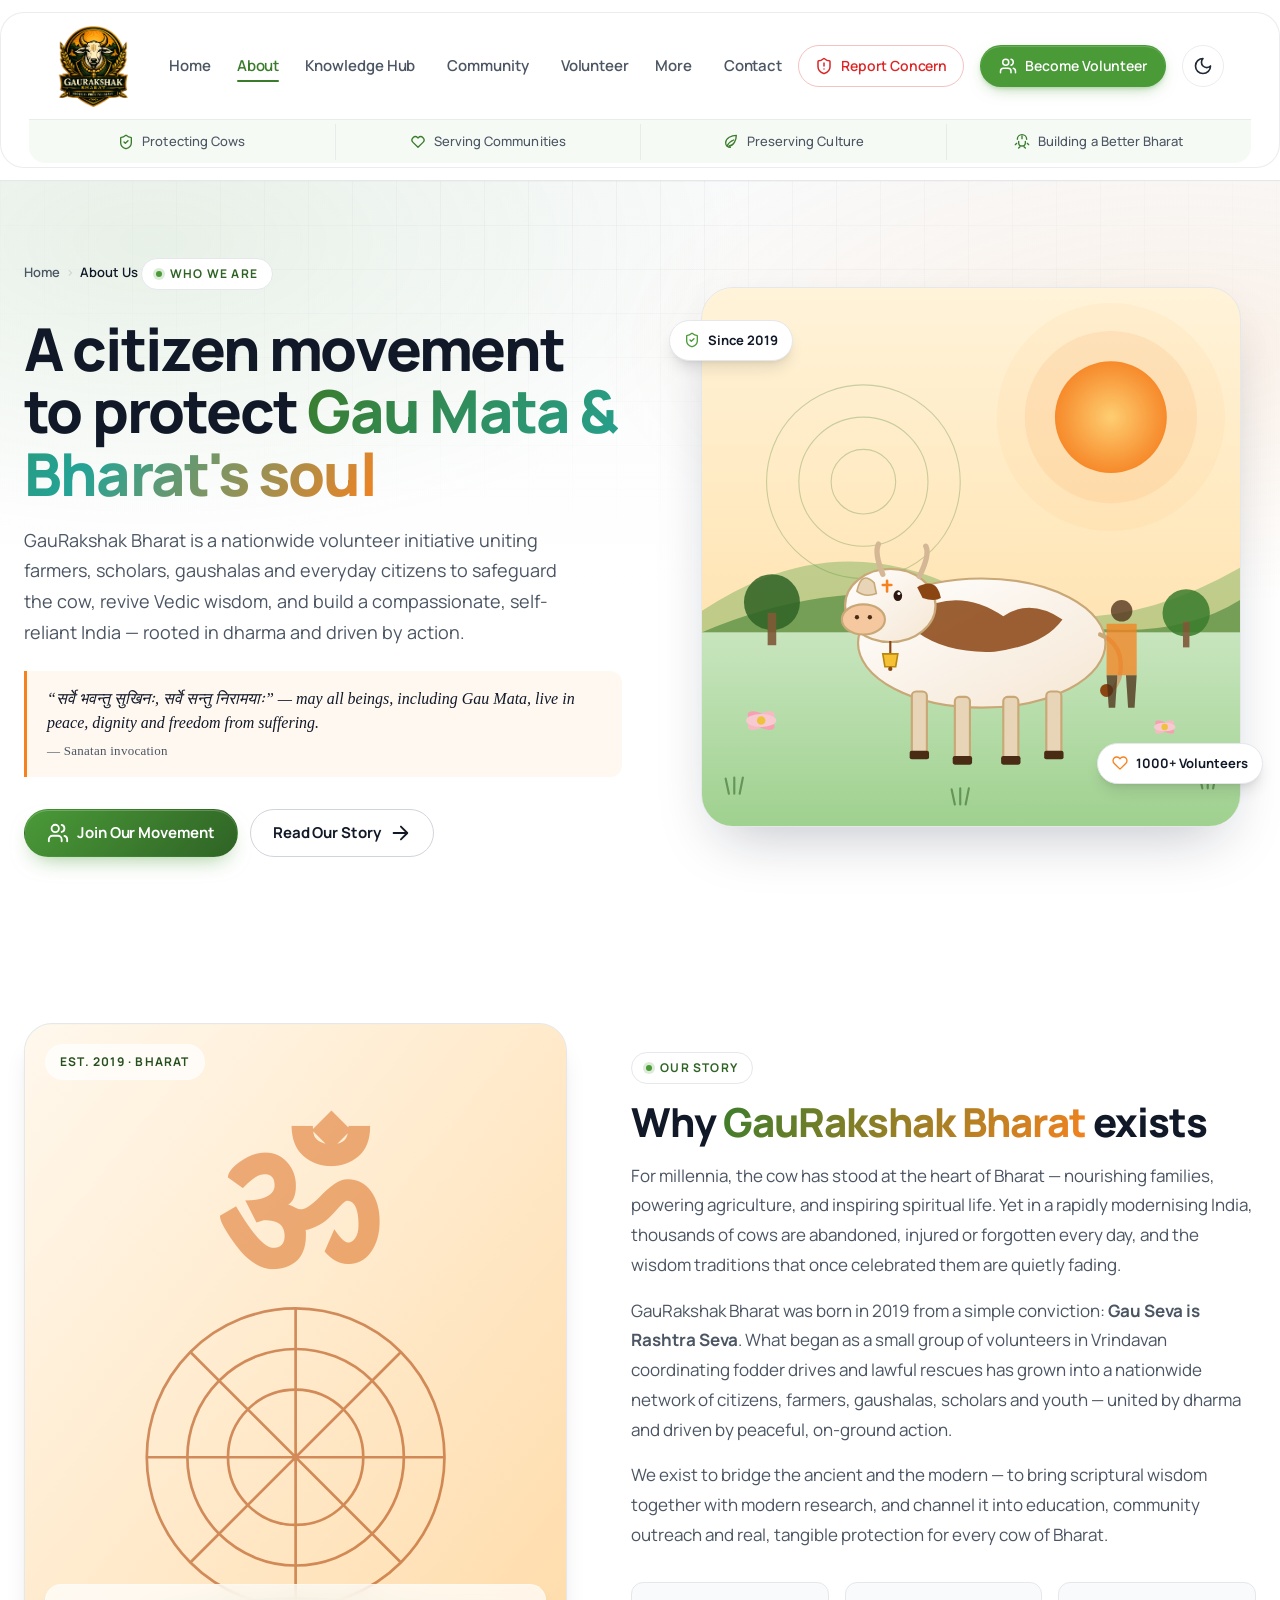
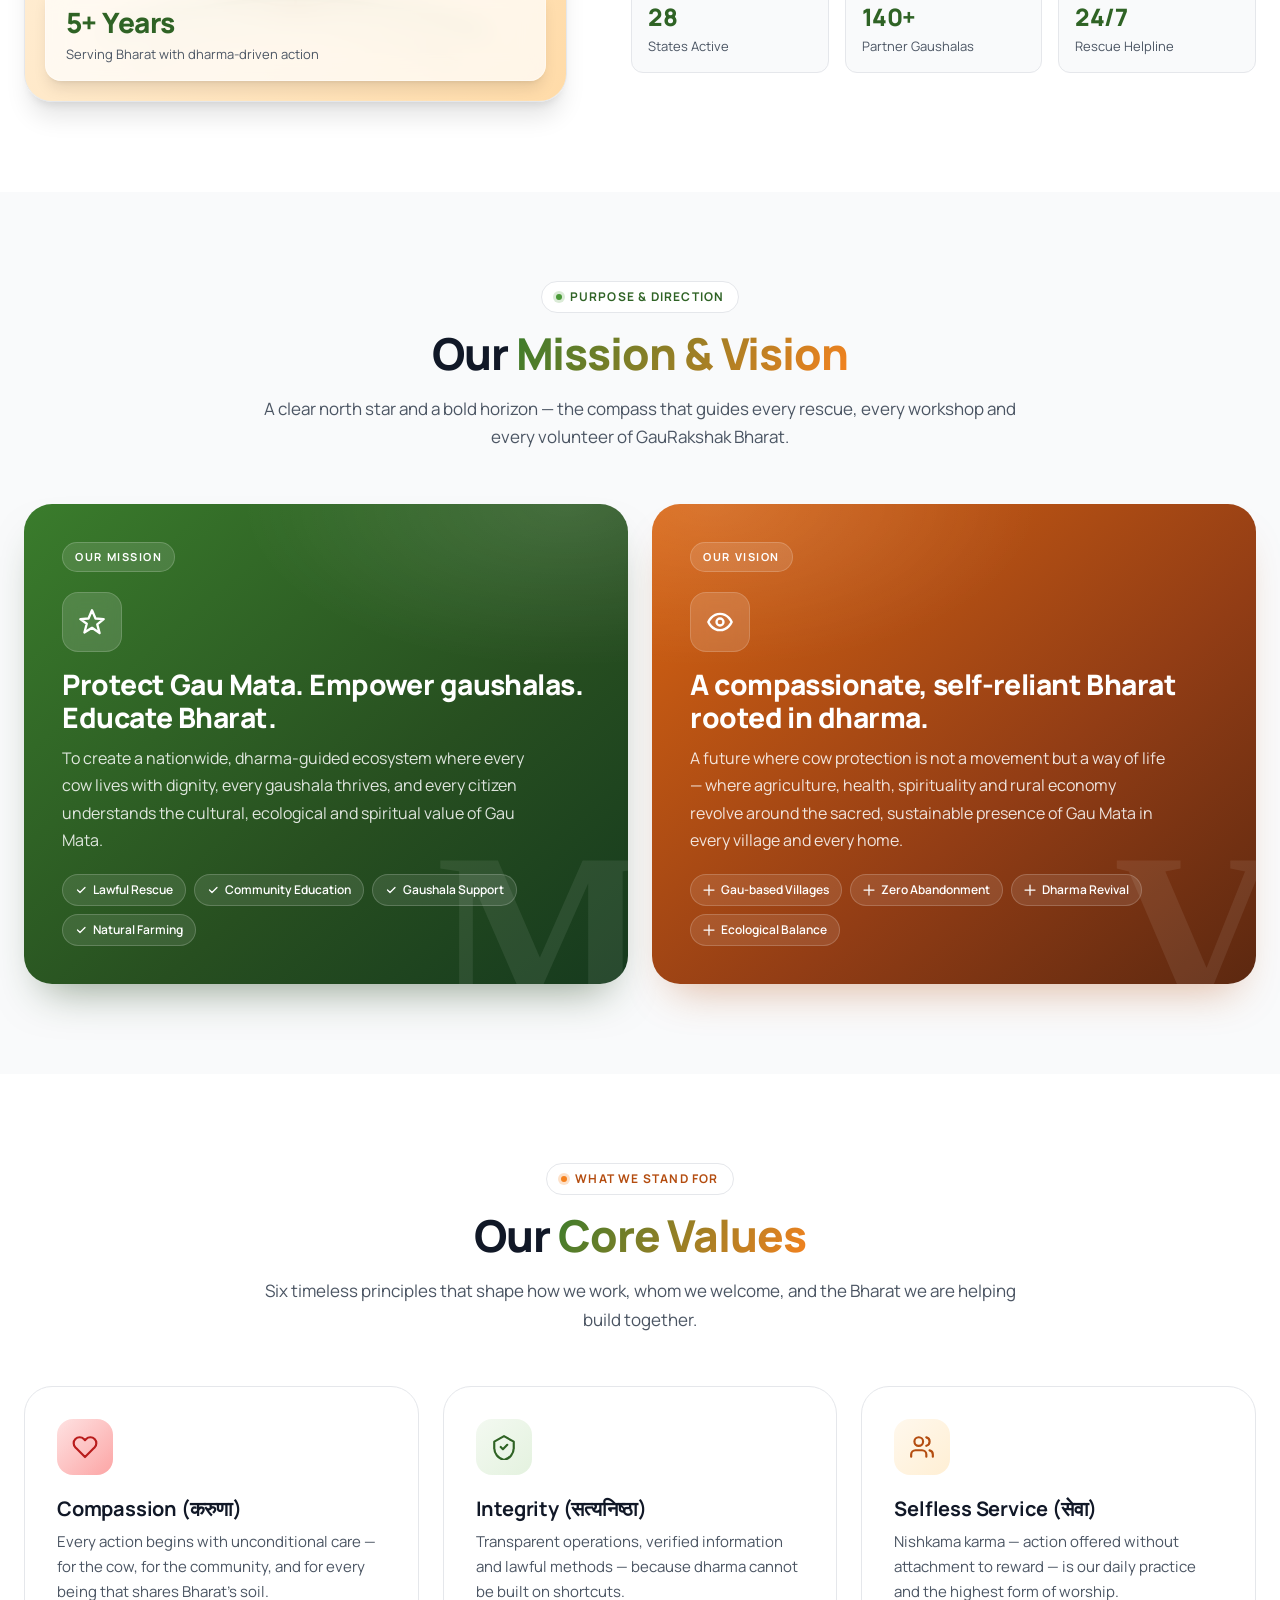
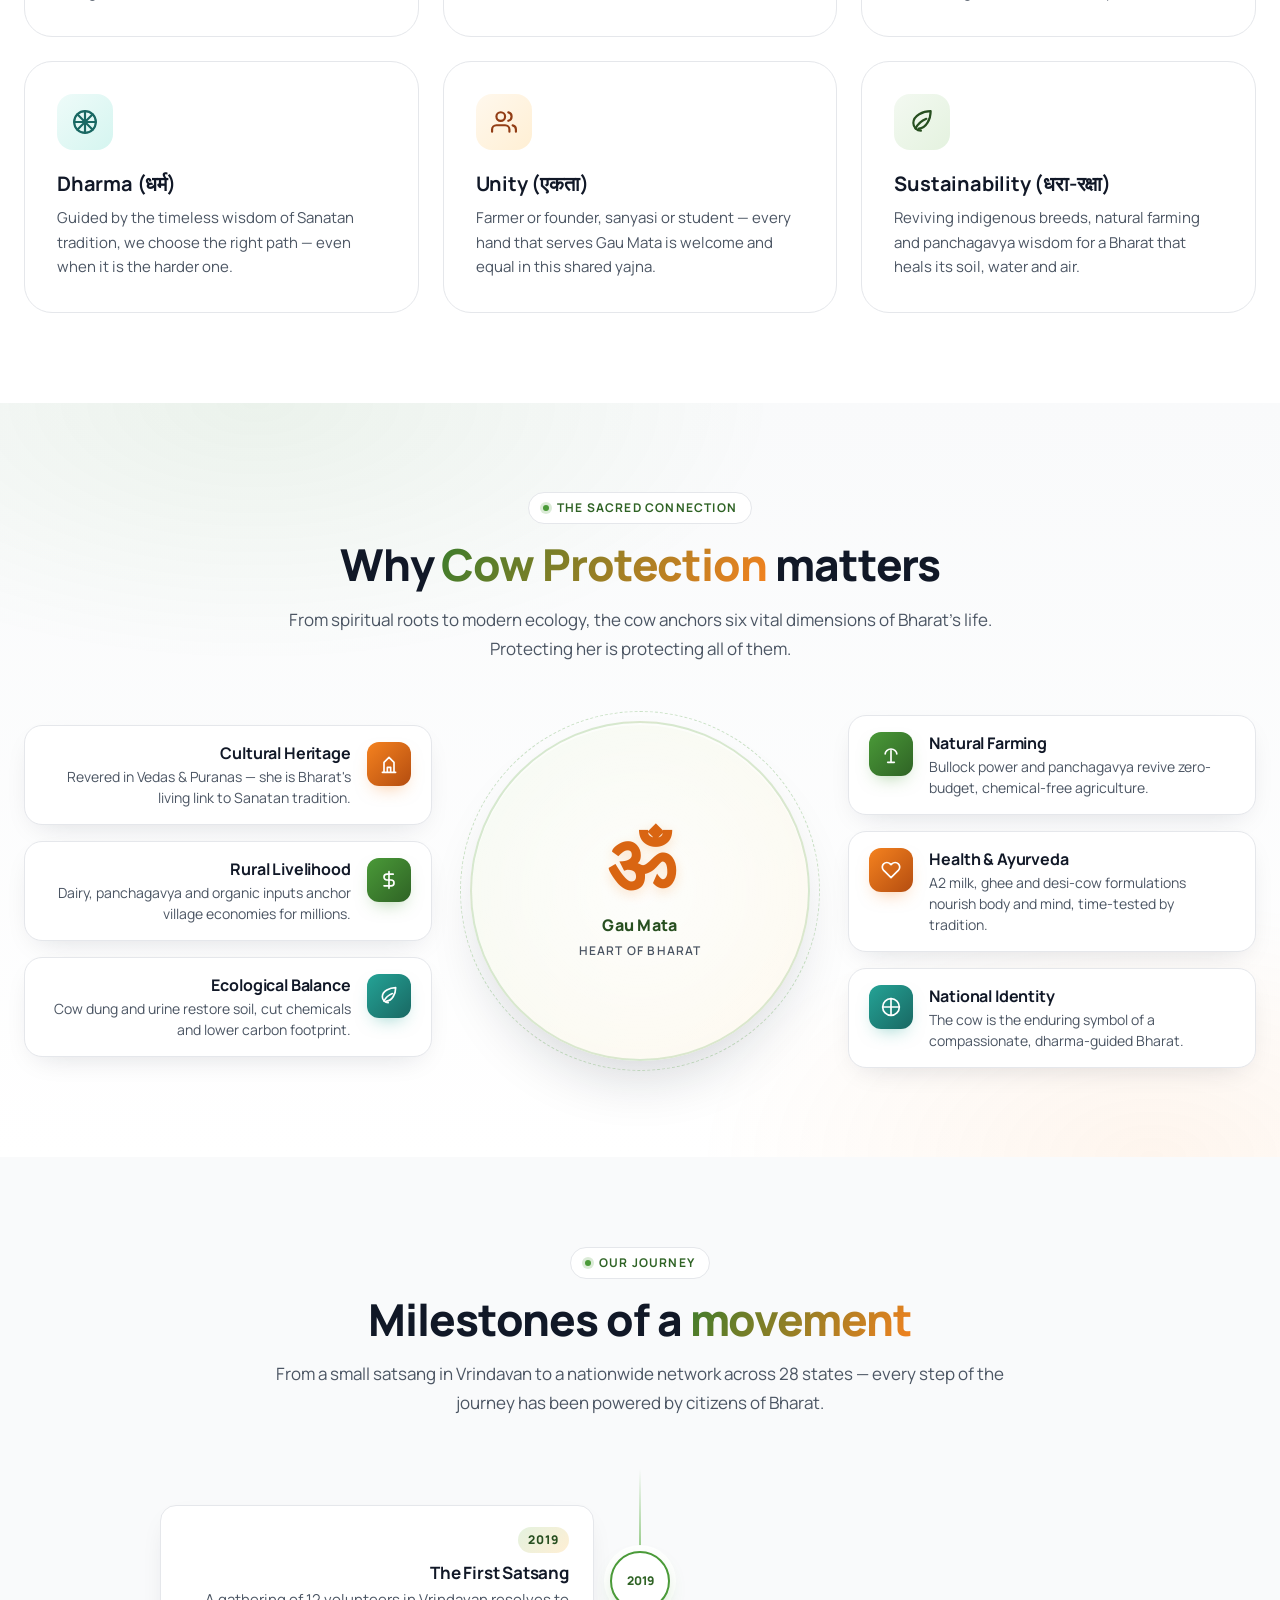
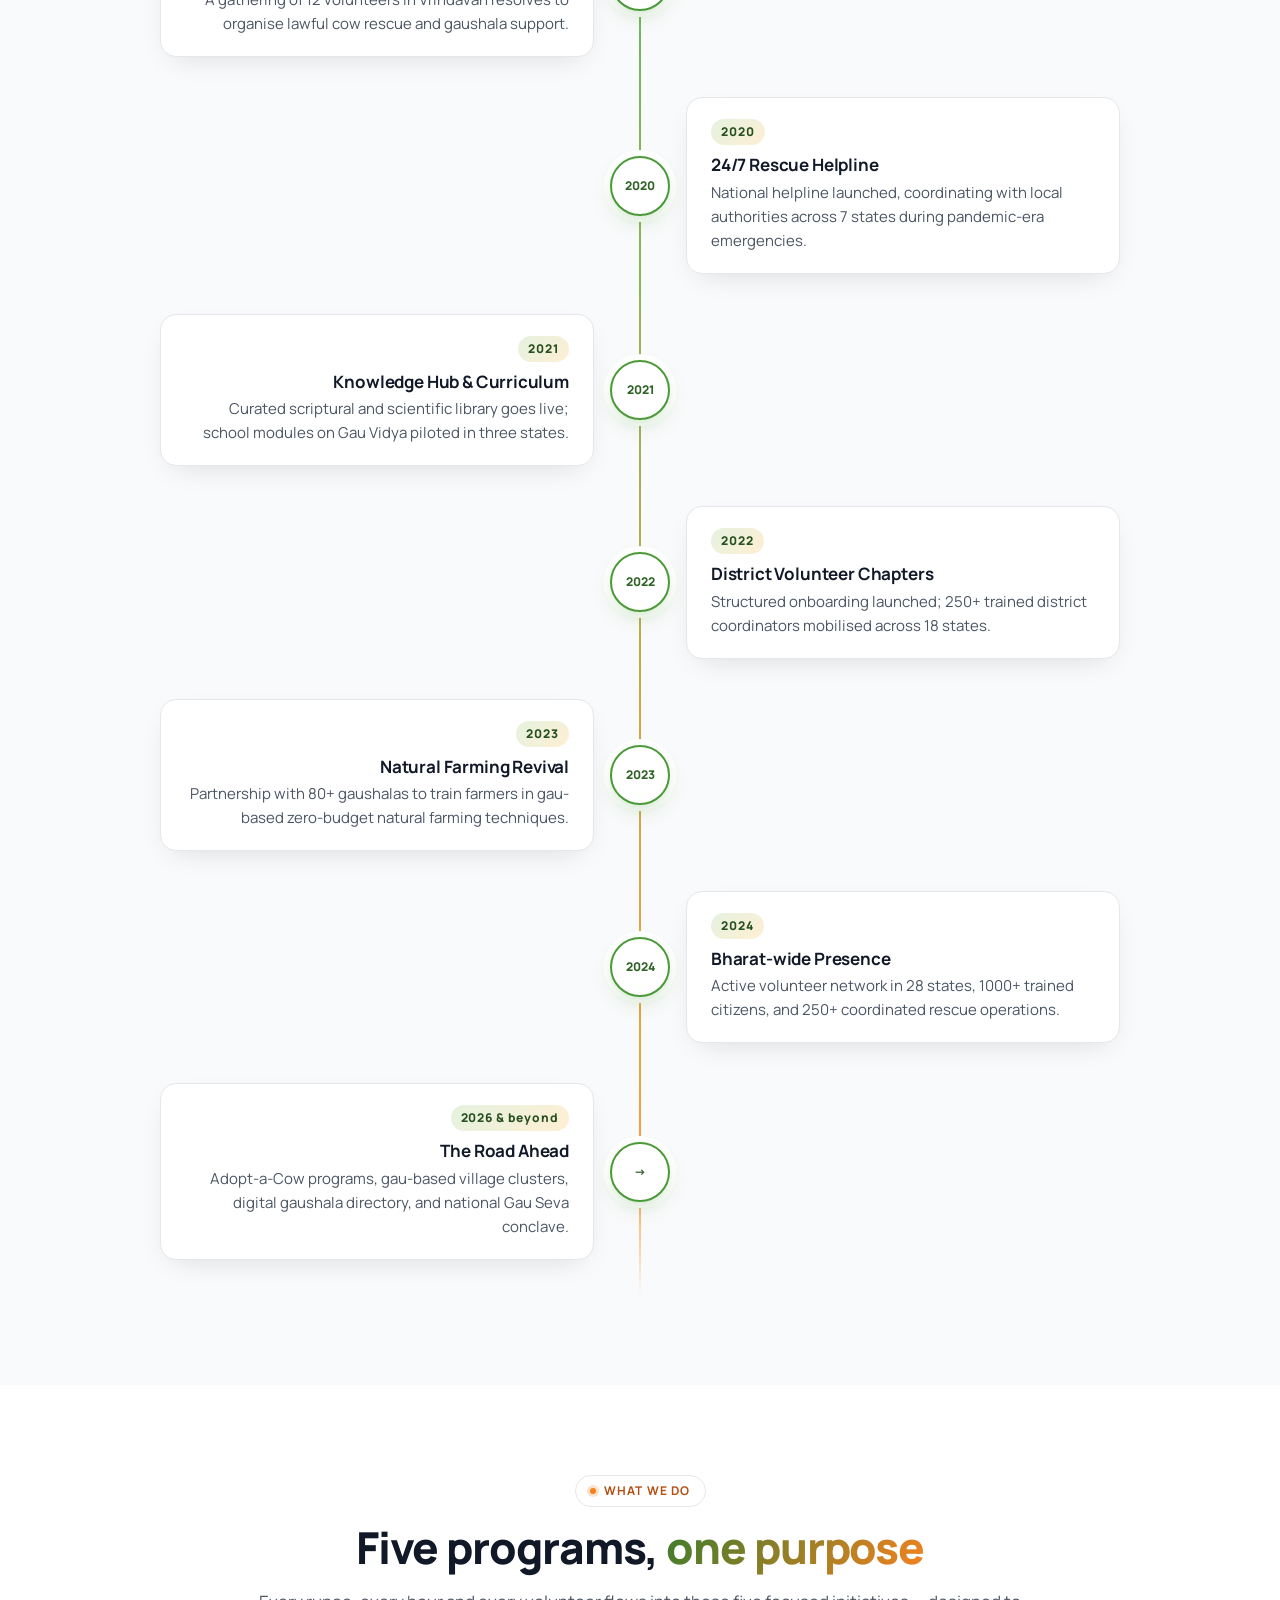
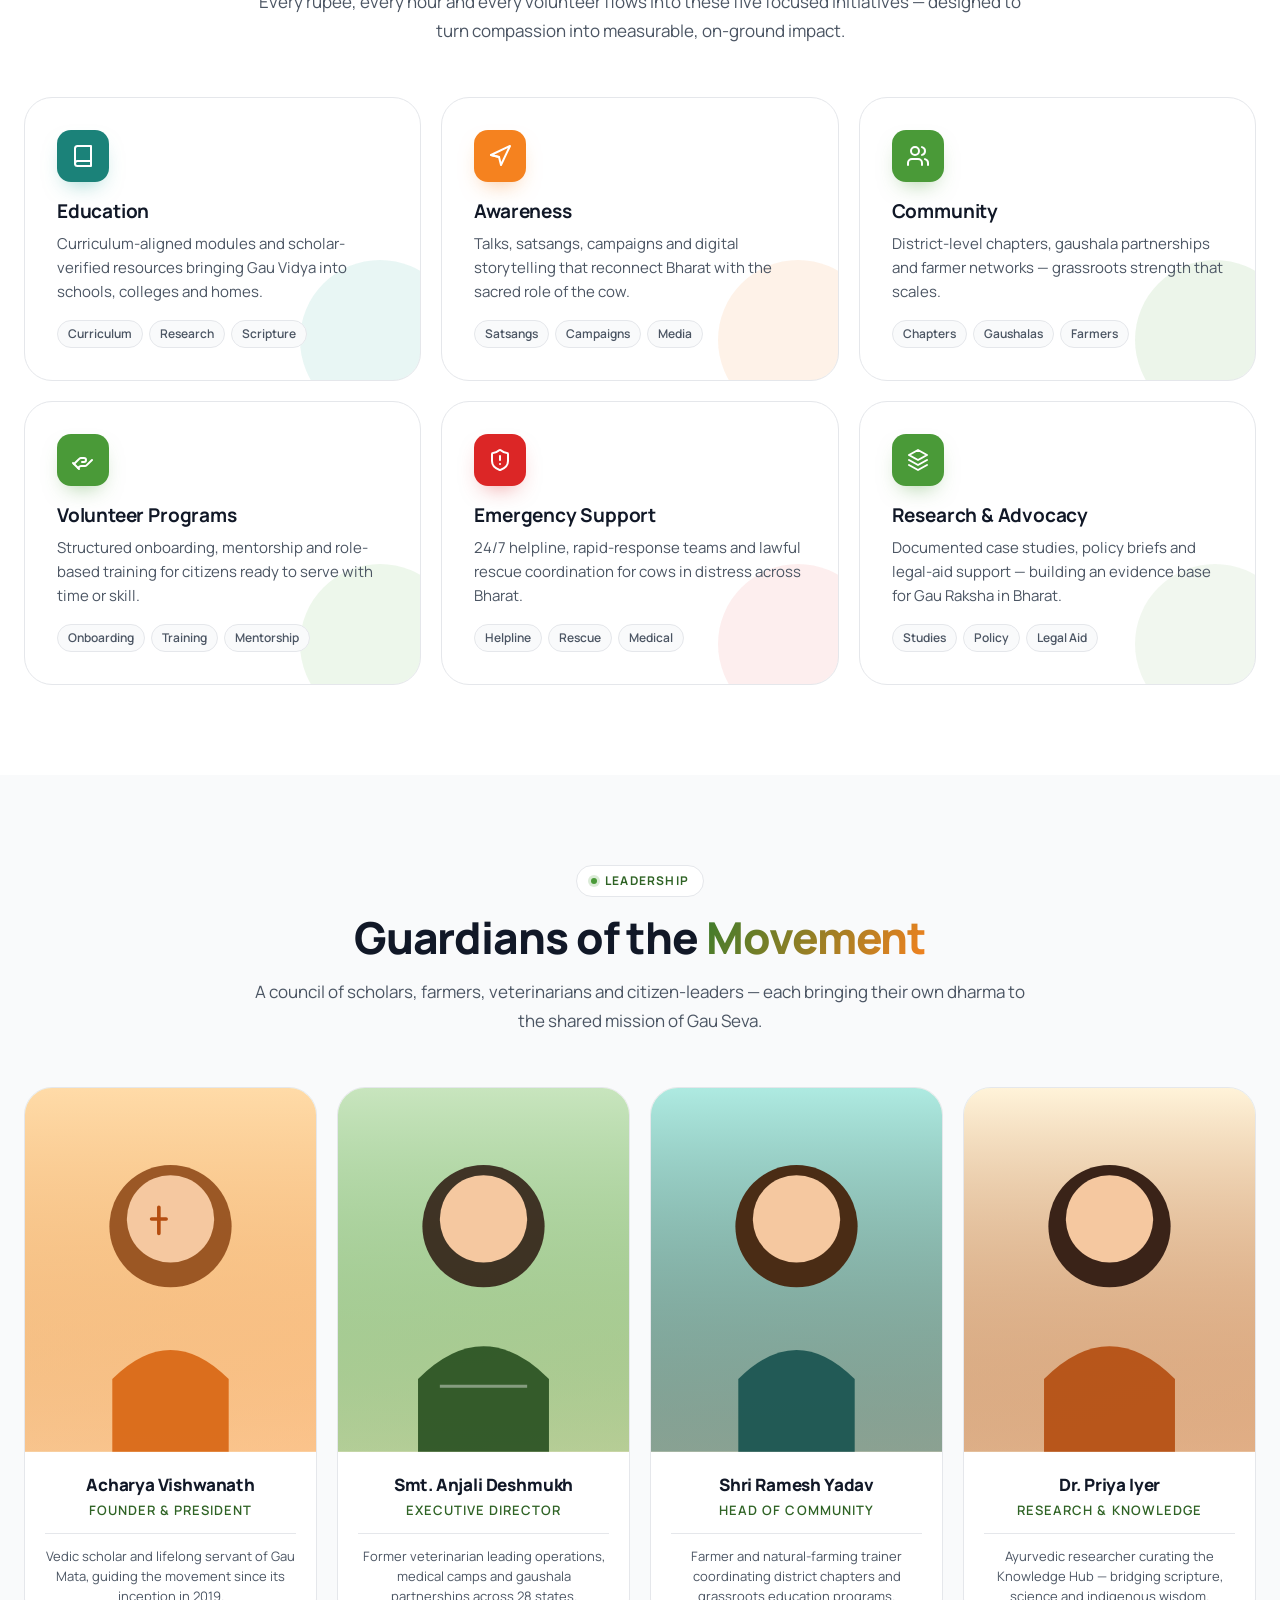
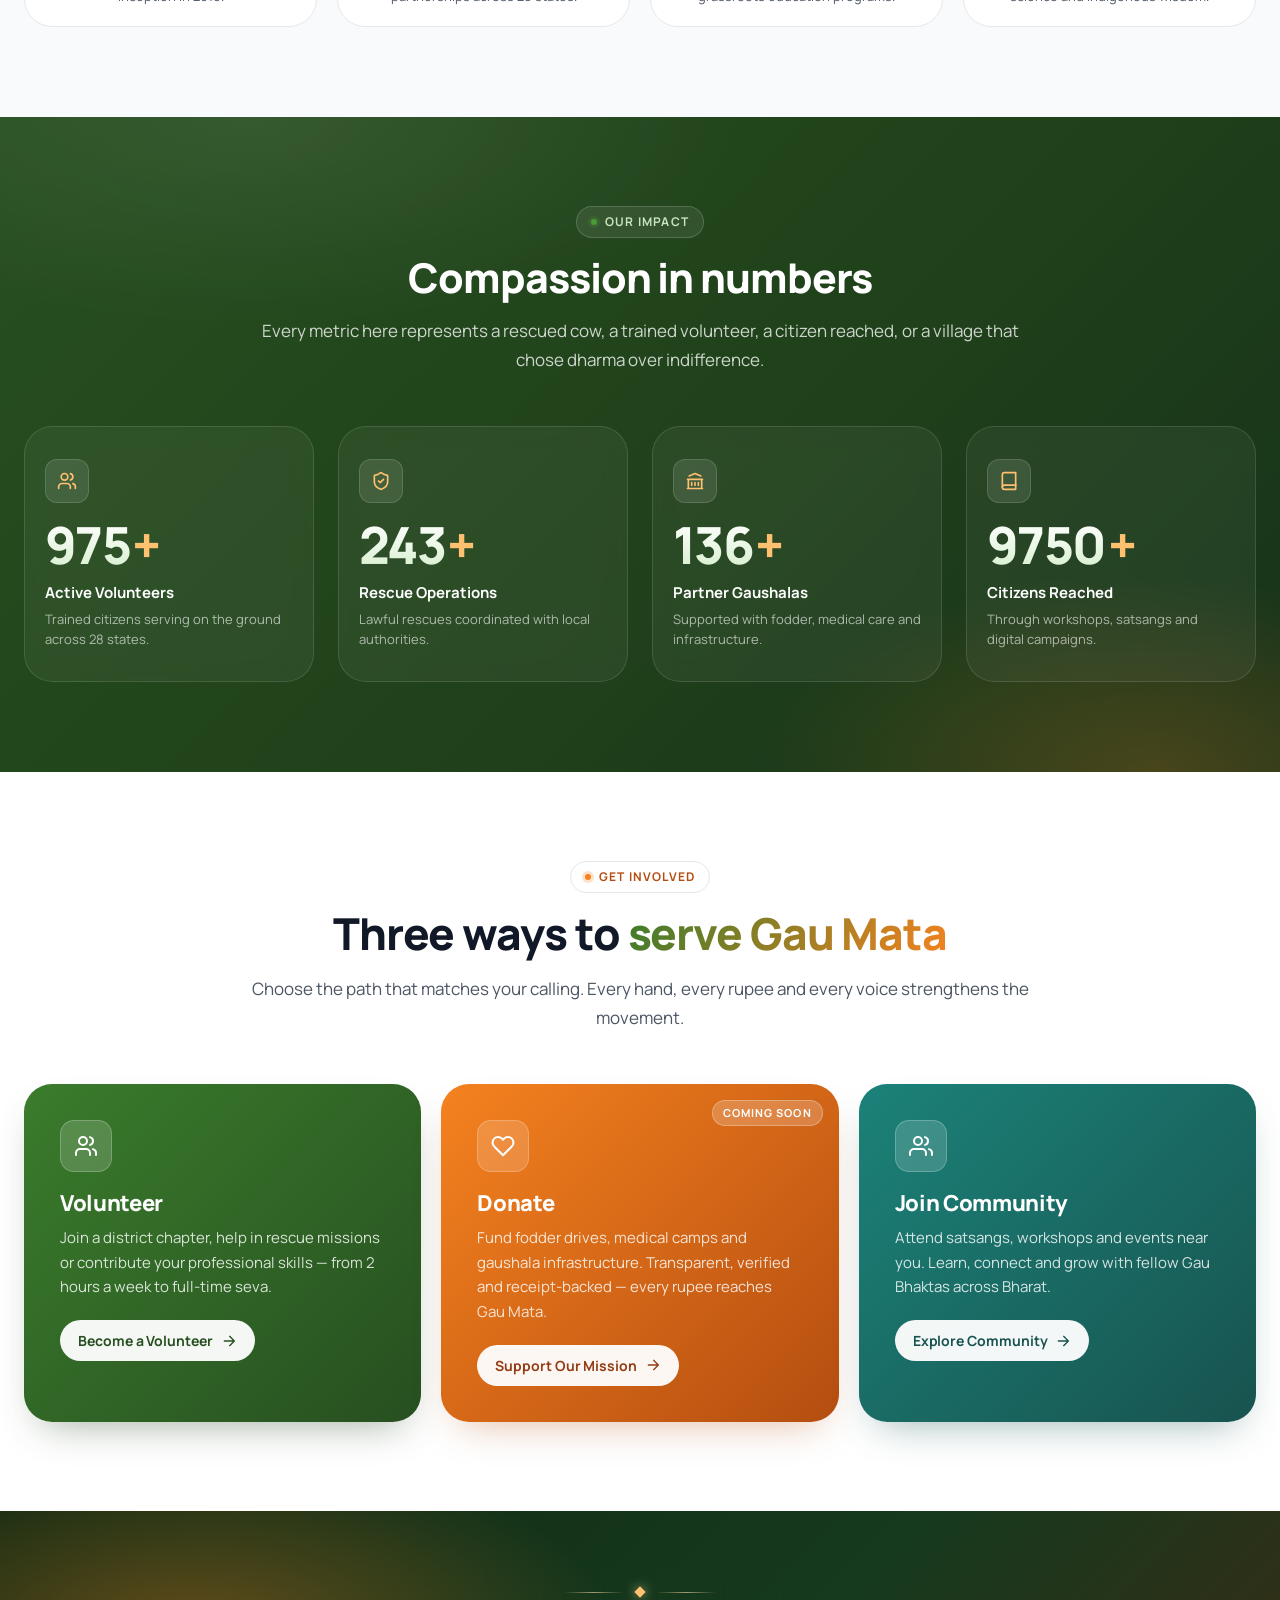
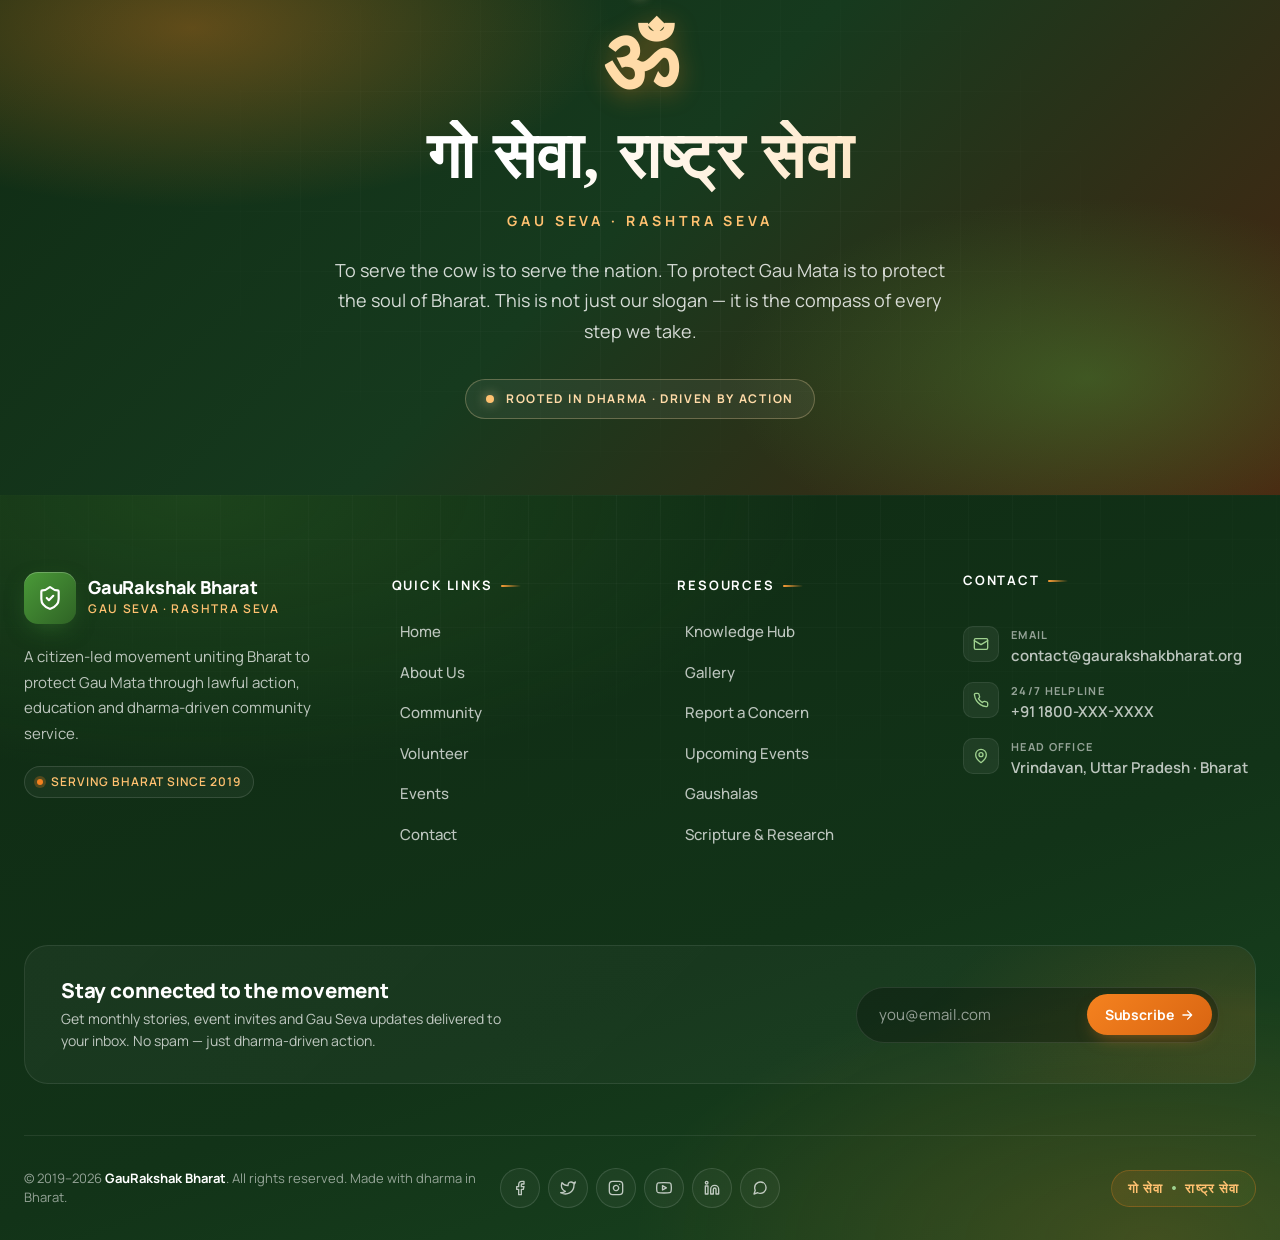
<file: pages/about.html>
<!DOCTYPE html>
<html lang="en">
<head>
  <meta charset="UTF-8">
  <meta name="viewport" content="width=device-width, initial-scale=1.0">

  <!-- Primary SEO -->
  <title>About Us — GauRakshak Bharat | Our Mission, Vision &amp; Story</title>
  <meta name="description" content="Learn how GauRakshak Bharat unites citizens, farmers, gaushalas and volunteers to protect Gau Mata, revive Vedic wisdom, and build a compassionate, self-reliant Bharat.">
  <meta name="keywords" content="about GauRakshak Bharat, cow protection India, gau seva mission, gaushala NGO, volunteer network, Bharat NGO">
  <meta name="author" content="GauRakshak Bharat">
  <meta name="robots" content="index, follow">
  <link rel="canonical" href="https://gaurakshakbharat.org/pages/about.html">

  <!-- Open Graph -->
  <meta property="og:type" content="website">
  <meta property="og:title" content="About Us — GauRakshak Bharat">
  <meta property="og:description" content="Our mission, vision, story, and journey — protecting Gau Mata through community, education and lawful compassion.">
  <meta property="og:url" content="https://gaurakshakbharat.org/pages/about.html">
  <meta property="og:site_name" content="GauRakshak Bharat">
  <meta property="og:locale" content="en_IN">

  <!-- Twitter -->
  <meta name="twitter:card" content="summary_large_image">
  <meta name="twitter:title" content="About — GauRakshak Bharat">
  <meta name="twitter:description" content="A citizen-led movement for Gau Seva across Bharat.">

  <link rel="icon" type="image/x-icon" href="../assets/icons/favicon.ico">
  <link rel="apple-touch-icon" href="../assets/icons/apple-touch-icon.png">
  <meta name="theme-color" content="#4a9a38">

  <!-- Fonts (match navbar) -->
  <link rel="preconnect" href="https://fonts.googleapis.com">
  <link rel="preconnect" href="https://fonts.gstatic.com" crossorigin>
  <link rel="stylesheet" href="https://fonts.googleapis.com/css2?family=Manrope:wght@400;500;600;700;800&display=swap">

  <!-- Stylesheets — dependency order -->
  <link rel="stylesheet" href="../css/variables.css">
  <link rel="stylesheet" href="../css/style.css">
  <link rel="stylesheet" href="../css/animations.css">
  <link rel="stylesheet" href="../css/responsive.css">
  <link rel="stylesheet" href="../css/about.css">
  <link rel="stylesheet" href="../css/footer.css">
</head>
<body>

  <div id="page-loader" class="page-loader" role="status" aria-live="polite" aria-label="Page loading">
    <div class="page-loader__spinner" aria-hidden="true"></div>
    <span class="u-sr-only">Loading...</span>
  </div>

  <div class="page-wrapper">

    <!-- =============================================
         NAVIGATION (unchanged — same as homepage)
         ============================================= -->
    <header class="navbar" role="banner">
      <div class="container navbar__shell">
        <div class="navbar__inner">
          <button
            class="navbar__toggle"
            type="button"
            aria-label="Open navigation menu"
            aria-expanded="false"
            aria-controls="mobile-nav">
            <span class="navbar__toggle-icon" aria-hidden="true">
              <span class="navbar__toggle-bar"></span>
              <span class="navbar__toggle-bar"></span>
              <span class="navbar__toggle-bar"></span>
            </span>
          </button>

          <a href="../index.html" class="navbar__brand" aria-label="GauRakshak Bharat — Home">
            <img src="../assets/icons/Mainlogo.png" alt="GauRakshak Bharat" class="navbar__logo">
          </a>

          <nav class="navbar__nav" id="main-nav" role="navigation" aria-label="Main navigation">
            <a href="../index.html" class="navbar__link">Home</a>
            <a href="about.html" class="navbar__link is-active">About</a>
            <a href="knowledge.html" class="navbar__link navbar__link--has-icon">
              <span>Knowledge Hub</span>
              <svg class="icon icon--chevron" viewBox="0 0 24 24" aria-hidden="true">
                <path d="m6 9 6 6 6-6"></path>
              </svg>
            </a>
            <a href="community.html" class="navbar__link navbar__link--has-icon">
              Community
              <svg class="icon icon--chevron" viewBox="0 0 24 24" aria-hidden="true">
                <path d="m6 9 6 6 6-6"></path>
              </svg>
            </a>
            <a href="volunteer.html" class="navbar__link">Volunteer</a>
            <div class="navbar__item navbar__item--dropdown">
              <button class="navbar__link navbar__link--button navbar__link--has-icon" type="button" aria-expanded="false" aria-haspopup="true">
                More
                <svg class="icon icon--chevron" viewBox="0 0 24 24" aria-hidden="true">
                  <path d="m6 9 6 6 6-6"></path>
                </svg>
              </button>
              <div class="navbar__dropdown" role="menu" aria-label="More pages">
                <a href="events.html" class="navbar__dropdown-link" role="menuitem">
                  <svg class="icon" viewBox="0 0 24 24" aria-hidden="true">
                    <path d="M8 2v4M16 2v4M3 10h18"></path>
                    <rect x="3" y="4" width="18" height="18" rx="2"></rect>
                  </svg>
                  Events
                </a>
                <a href="gallery.html" class="navbar__dropdown-link" role="menuitem">
                  <svg class="icon" viewBox="0 0 24 24" aria-hidden="true">
                    <rect x="3" y="3" width="18" height="18" rx="2"></rect>
                    <circle cx="9" cy="9" r="2"></circle>
                    <path d="m21 15-3.1-3.1a2 2 0 0 0-2.8 0L6 21"></path>
                  </svg>
                  Gallery
                </a>
                <a href="report.html" class="navbar__dropdown-link" role="menuitem">
                  <svg class="icon" viewBox="0 0 24 24" aria-hidden="true">
                    <path d="M20 13c0 5-3.5 7.5-7.66 8.95a1 1 0 0 1-.67-.01C7.5 20.5 4 18 4 13V6a1 1 0 0 1 1-1c2 0 4.5-1.2 6.24-2.72a1.17 1.17 0 0 1 1.52 0C14.51 3.81 17 5 19 5a1 1 0 0 1 1 1z"></path>
                    <path d="M12 8v4M12 16h.01"></path>
                  </svg>
                  Report Concerns
                </a>
              </div>
            </div>
            <a href="contact.html" class="navbar__link">Contact</a>
          </nav>

          <div class="navbar__actions">
            <a href="report.html" class="nav-action nav-action--report">
              <svg class="icon" viewBox="0 0 24 24" aria-hidden="true">
                <path d="M20 13c0 5-3.5 7.5-7.66 8.95a1 1 0 0 1-.67-.01C7.5 20.5 4 18 4 13V6a1 1 0 0 1 1-1c2 0 4.5-1.2 6.24-2.72a1.17 1.17 0 0 1 1.52 0C14.51 3.81 17 5 19 5a1 1 0 0 1 1 1z"></path>
                <path d="M12 8v4M12 16h.01"></path>
              </svg>
              <span>Report Concern</span>
            </a>
            <a href="volunteer.html" class="nav-action nav-action--volunteer">
              <svg class="icon" viewBox="0 0 24 24" aria-hidden="true">
                <path d="M16 21v-2a4 4 0 0 0-4-4H6a4 4 0 0 0-4 4v2"></path>
                <circle cx="9" cy="7" r="4"></circle>
                <path d="M22 21v-2a4 4 0 0 0-3-3.87M16 3.13a4 4 0 0 1 0 7.75"></path>
              </svg>
              <span>Become Volunteer</span>
            </a>
            <button
              id="theme-toggle"
              class="theme-toggle"
              type="button"
              aria-label="Toggle dark mode"
              aria-pressed="false">
              <svg class="icon theme-toggle__moon" viewBox="0 0 24 24" aria-hidden="true">
                <path d="M12 3a6 6 0 0 0 9 9 9 9 0 1 1-9-9Z"></path>
              </svg>
              <svg class="icon theme-toggle__sun" viewBox="0 0 24 24" aria-hidden="true">
                <circle cx="12" cy="12" r="4"></circle>
                <path d="M12 2v2M12 20v2M4.93 4.93l1.41 1.41M17.66 17.66l1.41 1.41M2 12h2M20 12h2M4.93 19.07l1.41-1.41M17.66 6.34l1.41-1.41"></path>
              </svg>
            </button>
          </div>
        </div>

        <div class="navbar__mobile-panel" id="mobile-nav" aria-hidden="true">
          <div class="mobile-menu">
            <nav class="mobile-menu__primary" aria-label="Mobile navigation">
              <a href="../index.html" class="mobile-menu__link"><svg class="icon" viewBox="0 0 24 24" aria-hidden="true"><path d="m3 9 9-7 9 7v11a2 2 0 0 1-2 2h-4v-7H9v7H5a2 2 0 0 1-2-2z"></path></svg>Home</a>
              <a href="about.html" class="mobile-menu__link is-active"><svg class="icon" viewBox="0 0 24 24" aria-hidden="true"><path d="M19 21v-2a4 4 0 0 0-4-4H9a4 4 0 0 0-4 4v2"></path><circle cx="12" cy="7" r="4"></circle></svg>About</a>
              <a href="knowledge.html" class="mobile-menu__link"><svg class="icon" viewBox="0 0 24 24" aria-hidden="true"><path d="M4 19.5A2.5 2.5 0 0 1 6.5 17H20"></path><path d="M4 4.5A2.5 2.5 0 0 1 6.5 2H20v20H6.5A2.5 2.5 0 0 1 4 19.5z"></path></svg>Knowledge Hub</a>
              <a href="community.html" class="mobile-menu__link"><svg class="icon" viewBox="0 0 24 24" aria-hidden="true"><path d="M16 21v-2a4 4 0 0 0-4-4H6a4 4 0 0 0-4 4v2"></path><circle cx="9" cy="7" r="4"></circle><path d="M22 21v-2a4 4 0 0 0-3-3.87M16 3.13a4 4 0 0 1 0 7.75"></path></svg>Community</a>
              <a href="volunteer.html" class="mobile-menu__link"><svg class="icon" viewBox="0 0 24 24" aria-hidden="true"><path d="M11 14h2a2 2 0 1 0 0-4h-3c-.6 0-1.1.2-1.5.6L3 16"></path><path d="m7 20 1.6-1.4c.4-.4.9-.6 1.5-.6H14c.6 0 1.1-.2 1.5-.6l5.5-5.4"></path><path d="m2 15 6 6"></path></svg>Volunteer</a>
              <a href="contact.html" class="mobile-menu__link"><svg class="icon" viewBox="0 0 24 24" aria-hidden="true"><rect x="2" y="4" width="20" height="16" rx="2"></rect><path d="m22 7-10 6L2 7"></path></svg>Contact</a>
            </nav>

            <div class="mobile-menu__more" aria-label="More pages">
              <p class="mobile-menu__heading">More</p>
              <a href="events.html" class="mobile-menu__link"><svg class="icon" viewBox="0 0 24 24" aria-hidden="true"><path d="M8 2v4M16 2v4M3 10h18"></path><rect x="3" y="4" width="18" height="18" rx="2"></rect></svg>Events</a>
              <a href="gallery.html" class="mobile-menu__link"><svg class="icon" viewBox="0 0 24 24" aria-hidden="true"><rect x="3" y="3" width="18" height="18" rx="2"></rect><circle cx="9" cy="9" r="2"></circle><path d="m21 15-3.1-3.1a2 2 0 0 0-2.8 0L6 21"></path></svg>Gallery</a>
              <a href="report.html" class="mobile-menu__link"><svg class="icon" viewBox="0 0 24 24" aria-hidden="true"><path d="M20 13c0 5-3.5 7.5-7.66 8.95a1 1 0 0 1-.67-.01C7.5 20.5 4 18 4 13V6a1 1 0 0 1 1-1c2 0 4.5-1.2 6.24-2.72a1.17 1.17 0 0 1 1.52 0C14.51 3.81 17 5 19 5a1 1 0 0 1 1 1z"></path><path d="M12 8v4M12 16h.01"></path></svg>Report Concerns</a>
            </div>

            <button class="mobile-menu__close" type="button" aria-label="Close navigation menu">
              <svg class="icon" viewBox="0 0 24 24" aria-hidden="true">
                <path d="M18 6 6 18M6 6l12 12"></path>
              </svg>
            </button>
          </div>
        </div>

        <div class="navbar__value-strip" aria-label="Platform values">
          <span class="value-strip__item"><svg class="icon" viewBox="0 0 24 24" aria-hidden="true"><path d="M20 13c0 5-3.5 7.5-7.66 8.95a1 1 0 0 1-.67-.01C7.5 20.5 4 18 4 13V6a1 1 0 0 1 1-1c2 0 4.5-1.2 6.24-2.72a1.17 1.17 0 0 1 1.52 0C14.51 3.81 17 5 19 5a1 1 0 0 1 1 1z"></path><path d="m9 12 2 2 4-4"></path></svg>Protecting Cows</span>
          <span class="value-strip__item"><svg class="icon" viewBox="0 0 24 24" aria-hidden="true"><path d="M19.5 12.6 12 20l-7.5-7.4a5 5 0 1 1 7.1-7.1l.4.4.4-.4a5 5 0 1 1 7.1 7.1Z"></path></svg>Serving Communities</span>
          <span class="value-strip__item"><svg class="icon" viewBox="0 0 24 24" aria-hidden="true"><path d="M11 20A7 7 0 0 1 4 13c0-7 9-11 16-11 0 7-4 16-11 16Z"></path><path d="M6 18c2-4 5-7 10-9"></path></svg>Preserving Culture</span>
          <span class="value-strip__item"><svg class="icon" viewBox="0 0 24 24" aria-hidden="true"><path d="M7 11v2a5 5 0 0 0 10 0v-2"></path><path d="M5 8a7 7 0 0 1 14 0"></path><path d="M12 3v4M4 14l-2 2M20 14l2 2M7 21l2-2M17 21l-2-2"></path></svg>Building a Better Bharat</span>
        </div>
      </div>
    </header>

    <!-- =============================================
         MAIN ABOUT CONTENT
         ============================================= -->
    <main id="main-content" class="main-content about-page" role="main">

      <!-- 1. HERO BANNER -->
      <section class="abt-hero" aria-labelledby="abt-hero-title">
        <div class="abt-hero__inner">
          <div data-animate="fade-up">
            <nav class="abt-hero__breadcrumb" aria-label="Breadcrumb">
              <a href="../index.html">Home</a>
              <span class="sep" aria-hidden="true">›</span>
              <span class="current">About Us</span>
            </nav>

            <span class="abt-eyebrow">
              <span class="dot" aria-hidden="true"></span>
              Who We Are
            </span>

            <h1 id="abt-hero-title" class="abt-hero__title">
              A citizen movement to protect
              <span class="accent">Gau Mata &amp; Bharat's soul</span>
            </h1>

            <p class="abt-hero__mission">
              GauRakshak Bharat is a nationwide volunteer initiative uniting farmers,
              scholars, gaushalas and everyday citizens to safeguard the cow, revive
              Vedic wisdom, and build a compassionate, self-reliant India — rooted in
              dharma and driven by action.
            </p>

            <blockquote class="abt-hero__quote">
              “सर्वे भवन्तु सुखिनः, सर्वे सन्तु निरामयाः” — may all beings, including
              Gau Mata, live in peace, dignity and freedom from suffering.
              <cite>— Sanatan invocation</cite>
            </blockquote>

            <div class="abt-hero__actions">
              <a href="volunteer.html" class="abt-btn abt-btn--primary" data-testid="about-hero-volunteer">
                <svg class="abt-icon" viewBox="0 0 24 24" aria-hidden="true"><path d="M16 21v-2a4 4 0 0 0-4-4H6a4 4 0 0 0-4 4v2"></path><circle cx="9" cy="7" r="4"></circle><path d="M22 21v-2a4 4 0 0 0-3-3.87M16 3.13a4 4 0 0 1 0 7.75"></path></svg>
                Join Our Movement
              </a>
              <a href="#our-story" class="abt-btn abt-btn--ghost" data-testid="about-hero-story">
                Read Our Story
                <svg class="abt-icon" viewBox="0 0 24 24" aria-hidden="true"><path d="M5 12h14M13 5l7 7-7 7"></path></svg>
              </a>
            </div>
          </div>

          <div class="abt-hero__visual" data-animate="fade-left" aria-hidden="true">
            <div class="abt-hero__illustration">
              <svg viewBox="0 0 500 500" xmlns="http://www.w3.org/2000/svg">
                <defs>
                  <linearGradient id="abt-sky" x1="0" y1="0" x2="0" y2="1">
                    <stop offset="0%" stop-color="#fff3d9"/>
                    <stop offset="100%" stop-color="#ffe4b3"/>
                  </linearGradient>
                  <linearGradient id="abt-ground" x1="0" y1="0" x2="0" y2="1">
                    <stop offset="0%" stop-color="#c8e5be"/>
                    <stop offset="100%" stop-color="#9fd18f"/>
                  </linearGradient>
                  <linearGradient id="abt-body" x1="0" y1="0" x2="1" y2="1">
                    <stop offset="0%" stop-color="#ffffff"/>
                    <stop offset="100%" stop-color="#f5e6d3"/>
                  </linearGradient>
                  <radialGradient id="abt-sun" cx="50%" cy="50%" r="50%">
                    <stop offset="0%" stop-color="#ffd97a"/>
                    <stop offset="100%" stop-color="#f5821f"/>
                  </radialGradient>
                </defs>

                <rect width="500" height="320" fill="url(#abt-sky)"/>
                <circle cx="380" cy="120" r="52" fill="url(#abt-sun)" opacity="0.92"/>
                <circle cx="380" cy="120" r="80" fill="#f5821f" opacity="0.1"/>
                <circle cx="380" cy="120" r="106" fill="#f5821f" opacity="0.05"/>

                <!-- Mandala backdrop -->
                <g transform="translate(150 180)" fill="none" stroke="#3a7c2c" stroke-width="1" opacity="0.28">
                  <circle r="90"/>
                  <circle r="60"/>
                  <circle r="30"/>
                </g>

                <!-- Hills -->
                <path d="M0 300 Q 120 220 240 280 T 500 260 L 500 340 L 0 340 Z" fill="#4a9a38" opacity="0.35"/>
                <path d="M0 320 Q 140 260 280 300 T 500 290 L 500 360 L 0 360 Z" fill="#3a7c2c" opacity="0.55"/>

                <rect y="320" width="500" height="180" fill="url(#abt-ground)"/>

                <!-- Trees -->
                <g opacity="0.85">
                  <circle cx="65" cy="292" r="26" fill="#2f6325"/>
                  <rect x="61" y="302" width="8" height="30" fill="#7a5030"/>
                  <circle cx="450" cy="302" r="22" fill="#3a7c2c"/>
                  <rect x="447" y="310" width="6" height="24" fill="#7a5030"/>
                </g>

                <!-- Cow -->
                <g transform="translate(140 200)">
                  <ellipse cx="120" cy="130" rx="115" ry="60" fill="url(#abt-body)" stroke="#c9a878" stroke-width="2"/>
                  <path d="M60 100 Q 100 78 140 105 Q 165 88 195 108 Q 178 132 132 138 Q 88 140 60 120 Z" fill="#8b4513" opacity="0.85"/>
                  <rect x="55" y="175" width="14" height="60" rx="4" fill="#e8d5b7" stroke="#c9a878" stroke-width="2"/>
                  <rect x="95" y="180" width="14" height="60" rx="4" fill="#e8d5b7" stroke="#c9a878" stroke-width="2"/>
                  <rect x="140" y="180" width="14" height="60" rx="4" fill="#e8d5b7" stroke="#c9a878" stroke-width="2"/>
                  <rect x="180" y="175" width="14" height="60" rx="4" fill="#e8d5b7" stroke="#c9a878" stroke-width="2"/>
                  <rect x="53" y="230" width="18" height="8" rx="2" fill="#4a2c15"/>
                  <rect x="93" y="235" width="18" height="8" rx="2" fill="#4a2c15"/>
                  <rect x="138" y="235" width="18" height="8" rx="2" fill="#4a2c15"/>
                  <rect x="178" y="230" width="18" height="8" rx="2" fill="#4a2c15"/>
                  <path d="M230 122 Q 254 132 248 162 Q 242 178 236 172" stroke="#c9a878" stroke-width="4" fill="none" stroke-linecap="round"/>
                  <circle cx="236" cy="174" r="6" fill="#8b4513"/>

                  <ellipse cx="35" cy="95" rx="42" ry="34" fill="url(#abt-body)" stroke="#c9a878" stroke-width="2"/>
                  <ellipse cx="10" cy="108" rx="20" ry="14" fill="#f5c8a0" stroke="#c9a878" stroke-width="2"/>
                  <circle cx="4" cy="106" r="2" fill="#4a2c15"/>
                  <circle cx="16" cy="106" r="2" fill="#4a2c15"/>
                  <ellipse cx="42" cy="86" rx="4" ry="5" fill="#2c1810"/>
                  <circle cx="43" cy="84" r="1.4" fill="#fff"/>
                  <path d="M60 78 Q 78 68 82 88 Q 76 92 65 88 Z" fill="#8b4513"/>
                  <path d="M20 74 Q 8 62 4 82 Q 12 88 22 84 Z" fill="#e8d5b7" stroke="#c9a878" stroke-width="1.5"/>
                  <path d="M62 68 Q 72 48 68 40" stroke="#d4b896" stroke-width="5" fill="none" stroke-linecap="round"/>
                  <path d="M28 66 Q 20 46 24 38" stroke="#d4b896" stroke-width="5" fill="none" stroke-linecap="round"/>
                  <!-- Tilak -->
                  <path d="M32 72 L 32 82 M28 76 L 36 76" stroke="#f5821f" stroke-width="2.4" stroke-linecap="round"/>
                  <!-- Bell -->
                  <line x1="35" y1="128" x2="35" y2="140" stroke="#8b4513" stroke-width="2"/>
                  <path d="M28 140 L 42 140 L 40 152 L 30 152 Z" fill="#f5c034" stroke="#b8860b" stroke-width="1.5"/>
                  <circle cx="35" cy="154" r="2" fill="#8b4513"/>
                </g>

                <!-- Devotee silhouette -->
                <g transform="translate(390 300)" opacity="0.75">
                  <circle cx="0" cy="0" r="10" fill="#4a2c15"/>
                  <path d="M-14 12 L -14 60 L 14 60 L 14 12 Z" fill="#f5821f"/>
                  <path d="M-14 60 L -12 90 L -6 90 L -4 60 Z" fill="#4a2c15"/>
                  <path d="M14 60 L 12 90 L 6 90 L 4 60 Z" fill="#4a2c15"/>
                </g>

                <!-- Lotus flowers -->
                <g transform="translate(55 402)" opacity="0.9">
                  <ellipse cx="0" cy="0" rx="14" ry="6" fill="#ffb7c5" transform="rotate(-30)"/>
                  <ellipse cx="0" cy="0" rx="14" ry="6" fill="#ff9ab4" transform="rotate(30)"/>
                  <ellipse cx="0" cy="0" rx="14" ry="6" fill="#ffc9d6"/>
                  <circle cx="0" cy="0" r="4" fill="#f5c034"/>
                </g>
                <g transform="translate(430 408)" opacity="0.9">
                  <ellipse cx="0" cy="0" rx="10" ry="4" fill="#ffb7c5" transform="rotate(-30)"/>
                  <ellipse cx="0" cy="0" rx="10" ry="4" fill="#ff9ab4" transform="rotate(30)"/>
                  <ellipse cx="0" cy="0" rx="10" ry="4" fill="#ffc9d6"/>
                  <circle cx="0" cy="0" r="3" fill="#f5c034"/>
                </g>

                <!-- Grass -->
                <g stroke="#2f6325" stroke-width="2" stroke-linecap="round" opacity="0.55">
                  <path d="M30 470 L 30 455 M35 470 L 38 455 M25 470 L 22 456"/>
                  <path d="M470 465 L 470 450 M475 465 L 478 450 M465 465 L 462 451"/>
                  <path d="M240 480 L 240 465 M245 480 L 248 465 M235 480 L 232 466"/>
                </g>
              </svg>
            </div>

            <div class="abt-hero__floater abt-hero__floater--tl">
              <svg class="abt-icon" viewBox="0 0 24 24" aria-hidden="true"><path d="M20 13c0 5-3.5 7.5-7.66 8.95a1 1 0 0 1-.67-.01C7.5 20.5 4 18 4 13V6a1 1 0 0 1 1-1c2 0 4.5-1.2 6.24-2.72a1.17 1.17 0 0 1 1.52 0C14.51 3.81 17 5 19 5a1 1 0 0 1 1 1z"></path><path d="m9 12 2 2 4-4"></path></svg>
              Since 2019
            </div>

            <div class="abt-hero__floater abt-hero__floater--br">
              <svg class="abt-icon" viewBox="0 0 24 24" aria-hidden="true"><path d="M20.84 4.61a5.5 5.5 0 0 0-7.78 0L12 5.67l-1.06-1.06a5.5 5.5 0 0 0-7.78 7.78l1.06 1.06L12 21.23l7.78-7.78 1.06-1.06a5.5 5.5 0 0 0 0-7.78z"></path></svg>
              1000+ Volunteers
            </div>
          </div>
        </div>
      </section>

      <!-- 2. OUR STORY -->
      <section id="our-story" class="abt-section" aria-labelledby="abt-story-title">
        <div class="abt-story__grid">
          <div class="abt-story__visual" data-animate="fade-right" aria-hidden="true">
            <svg viewBox="0 0 400 500" xmlns="http://www.w3.org/2000/svg">
              <defs>
                <linearGradient id="story-bg" x1="0" y1="0" x2="1" y2="1">
                  <stop offset="0%" stop-color="#fff8ed"/>
                  <stop offset="100%" stop-color="#ffdba8"/>
                </linearGradient>
              </defs>
              <rect width="400" height="500" fill="url(#story-bg)"/>
              <text x="200" y="180" text-anchor="middle" font-size="140" fill="#d96512" opacity="0.5" font-family="serif" font-weight="bold">ॐ</text>
              <g transform="translate(200 320)" fill="none" stroke="#b44d10" stroke-width="2" opacity="0.6">
                <circle r="110"/>
                <circle r="80"/>
                <circle r="50"/>
                <path d="M0 -110 L 0 110 M -110 0 L 110 0 M -78 -78 L 78 78 M -78 78 L 78 -78"/>
              </g>
              <path d="M60 450 Q 200 400 340 450" stroke="#3a7c2c" stroke-width="3" fill="none" opacity="0.6"/>
              <path d="M80 470 Q 200 420 320 470" stroke="#3a7c2c" stroke-width="2" fill="none" opacity="0.4"/>
            </svg>
            <span class="abt-story__badge">Est. 2019 · Bharat</span>
            <div class="abt-story__stat">
              <div class="abt-story__stat-num">5+ Years</div>
              <div class="abt-story__stat-label">Serving Bharat with dharma-driven action</div>
            </div>
          </div>

          <div class="abt-story__body" data-animate="fade-left">
            <span class="abt-eyebrow"><span class="dot" aria-hidden="true"></span>Our Story</span>
            <h2 id="abt-story-title">Why <span class="accent">GauRakshak Bharat</span> exists</h2>
            <p>
              For millennia, the cow has stood at the heart of Bharat — nourishing families,
              powering agriculture, and inspiring spiritual life. Yet in a rapidly modernising
              India, thousands of cows are abandoned, injured or forgotten every day, and the
              wisdom traditions that once celebrated them are quietly fading.
            </p>
            <p>
              GauRakshak Bharat was born in 2019 from a simple conviction: <strong>Gau Seva
              is Rashtra Seva</strong>. What began as a small group of volunteers in Vrindavan
              coordinating fodder drives and lawful rescues has grown into a nationwide network
              of citizens, farmers, gaushalas, scholars and youth — united by dharma and driven
              by peaceful, on-ground action.
            </p>
            <p>
              We exist to bridge the ancient and the modern — to bring scriptural wisdom together
              with modern research, and channel it into education, community outreach and
              real, tangible protection for every cow of Bharat.
            </p>

            <div class="abt-story__meta">
              <div class="abt-story__meta-item">
                <div class="abt-story__meta-num">28</div>
                <span class="abt-story__meta-label">States Active</span>
              </div>
              <div class="abt-story__meta-item">
                <div class="abt-story__meta-num">140+</div>
                <span class="abt-story__meta-label">Partner Gaushalas</span>
              </div>
              <div class="abt-story__meta-item">
                <div class="abt-story__meta-num">24/7</div>
                <span class="abt-story__meta-label">Rescue Helpline</span>
              </div>
            </div>
          </div>
        </div>
      </section>

      <!-- 3 & 4. MISSION + VISION -->
      <section class="abt-section abt-section--subtle" aria-labelledby="abt-mv-title">
        <div class="abt-head" data-animate="fade-up">
          <span class="abt-eyebrow"><span class="dot" aria-hidden="true"></span>Purpose &amp; Direction</span>
          <h2 id="abt-mv-title" class="abt-head__title">Our <span class="accent">Mission &amp; Vision</span></h2>
          <p class="abt-head__lede">
            A clear north star and a bold horizon — the compass that guides every rescue,
            every workshop and every volunteer of GauRakshak Bharat.
          </p>
        </div>

        <div class="abt-mv__grid" data-stagger>
          <article class="abt-mv-card abt-mv-card--mission" data-glyph="M" data-animate="fade-up">
            <span class="abt-mv-card__eyebrow">Our Mission</span>
            <div class="abt-mv-card__icon" aria-hidden="true">
              <svg class="abt-icon" viewBox="0 0 24 24"><path d="m12 2 3 7 7 .5-5.5 4.5 2 7.5L12 17l-6.5 4 2-7.5L2 9.5 9 9z"></path></svg>
            </div>
            <h3 class="abt-mv-card__title">Protect Gau Mata. Empower gaushalas. Educate Bharat.</h3>
            <p class="abt-mv-card__text">
              To create a nationwide, dharma-guided ecosystem where every cow lives with
              dignity, every gaushala thrives, and every citizen understands the cultural,
              ecological and spiritual value of Gau Mata.
            </p>
            <div class="abt-mv-card__pillars">
              <span class="abt-mv-card__pill"><svg class="abt-icon" viewBox="0 0 24 24"><path d="m5 12 5 5L20 7"></path></svg>Lawful Rescue</span>
              <span class="abt-mv-card__pill"><svg class="abt-icon" viewBox="0 0 24 24"><path d="m5 12 5 5L20 7"></path></svg>Community Education</span>
              <span class="abt-mv-card__pill"><svg class="abt-icon" viewBox="0 0 24 24"><path d="m5 12 5 5L20 7"></path></svg>Gaushala Support</span>
              <span class="abt-mv-card__pill"><svg class="abt-icon" viewBox="0 0 24 24"><path d="m5 12 5 5L20 7"></path></svg>Natural Farming</span>
            </div>
          </article>

          <article class="abt-mv-card abt-mv-card--vision" data-glyph="V" data-animate="fade-up">
            <span class="abt-mv-card__eyebrow">Our Vision</span>
            <div class="abt-mv-card__icon" aria-hidden="true">
              <svg class="abt-icon" viewBox="0 0 24 24"><path d="M2 12s3-7 10-7 10 7 10 7-3 7-10 7S2 12 2 12z"></path><circle cx="12" cy="12" r="3"></circle></svg>
            </div>
            <h3 class="abt-mv-card__title">A compassionate, self-reliant Bharat rooted in dharma.</h3>
            <p class="abt-mv-card__text">
              A future where cow protection is not a movement but a way of life — where
              agriculture, health, spirituality and rural economy revolve around the sacred,
              sustainable presence of Gau Mata in every village and every home.
            </p>
            <div class="abt-mv-card__pillars">
              <span class="abt-mv-card__pill"><svg class="abt-icon" viewBox="0 0 24 24"><path d="M12 2v20M2 12h20"></path></svg>Gau-based Villages</span>
              <span class="abt-mv-card__pill"><svg class="abt-icon" viewBox="0 0 24 24"><path d="M12 2v20M2 12h20"></path></svg>Zero Abandonment</span>
              <span class="abt-mv-card__pill"><svg class="abt-icon" viewBox="0 0 24 24"><path d="M12 2v20M2 12h20"></path></svg>Dharma Revival</span>
              <span class="abt-mv-card__pill"><svg class="abt-icon" viewBox="0 0 24 24"><path d="M12 2v20M2 12h20"></path></svg>Ecological Balance</span>
            </div>
          </article>
        </div>
      </section>

      <!-- 5. CORE VALUES -->
      <section class="abt-section" aria-labelledby="abt-values-title">
        <div class="abt-head" data-animate="fade-up">
          <span class="abt-eyebrow abt-eyebrow--saffron"><span class="dot" aria-hidden="true"></span>What We Stand For</span>
          <h2 id="abt-values-title" class="abt-head__title">Our <span class="accent">Core Values</span></h2>
          <p class="abt-head__lede">
            Six timeless principles that shape how we work, whom we welcome, and the
            Bharat we are helping build together.
          </p>
        </div>

        <div class="abt-values__grid" data-stagger>
          <div class="abt-value-card abt-value-card--compassion" data-animate="fade-up">
            <div class="abt-value-card__icon" aria-hidden="true">
              <svg class="abt-icon" viewBox="0 0 24 24"><path d="M20.84 4.61a5.5 5.5 0 0 0-7.78 0L12 5.67l-1.06-1.06a5.5 5.5 0 0 0-7.78 7.78l1.06 1.06L12 21.23l7.78-7.78 1.06-1.06a5.5 5.5 0 0 0 0-7.78z"></path></svg>
            </div>
            <h3>Compassion (करुणा)</h3>
            <p>Every action begins with unconditional care — for the cow, for the community, and for every being that shares Bharat's soil.</p>
          </div>

          <div class="abt-value-card abt-value-card--integrity" data-animate="fade-up">
            <div class="abt-value-card__icon" aria-hidden="true">
              <svg class="abt-icon" viewBox="0 0 24 24"><path d="M12 2L3 7v6c0 5 3.5 9.5 9 11 5.5-1.5 9-6 9-11V7z"></path><path d="m9 12 2 2 4-4"></path></svg>
            </div>
            <h3>Integrity (सत्यनिष्ठा)</h3>
            <p>Transparent operations, verified information and lawful methods — because dharma cannot be built on shortcuts.</p>
          </div>

          <div class="abt-value-card abt-value-card--service" data-animate="fade-up">
            <div class="abt-value-card__icon" aria-hidden="true">
              <svg class="abt-icon" viewBox="0 0 24 24"><path d="M16 21v-2a4 4 0 0 0-4-4H6a4 4 0 0 0-4 4v2"></path><circle cx="9" cy="7" r="4"></circle><path d="M22 21v-2a4 4 0 0 0-3-3.87M16 3.13a4 4 0 0 1 0 7.75"></path></svg>
            </div>
            <h3>Selfless Service (सेवा)</h3>
            <p>Nishkama karma — action offered without attachment to reward — is our daily practice and the highest form of worship.</p>
          </div>

          <div class="abt-value-card abt-value-card--dharma" data-animate="fade-up">
            <div class="abt-value-card__icon" aria-hidden="true">
              <svg class="abt-icon" viewBox="0 0 24 24"><circle cx="12" cy="12" r="10"></circle><path d="M12 2v20M2 12h20M4.93 4.93l14.14 14.14M19.07 4.93 4.93 19.07"></path></svg>
            </div>
            <h3>Dharma (धर्म)</h3>
            <p>Guided by the timeless wisdom of Sanatan tradition, we choose the right path — even when it is the harder one.</p>
          </div>

          <div class="abt-value-card abt-value-card--unity" data-animate="fade-up">
            <div class="abt-value-card__icon" aria-hidden="true">
              <svg class="abt-icon" viewBox="0 0 24 24"><path d="M17 21v-2a4 4 0 0 0-4-4H5a4 4 0 0 0-4 4v2"></path><circle cx="9" cy="7" r="4"></circle><path d="M23 21v-2a4 4 0 0 0-3-3.87M16 3.13a4 4 0 0 1 0 7.75"></path></svg>
            </div>
            <h3>Unity (एकता)</h3>
            <p>Farmer or founder, sanyasi or student — every hand that serves Gau Mata is welcome and equal in this shared yajna.</p>
          </div>

          <div class="abt-value-card abt-value-card--sustain" data-animate="fade-up">
            <div class="abt-value-card__icon" aria-hidden="true">
              <svg class="abt-icon" viewBox="0 0 24 24"><path d="M11 20A7 7 0 0 1 4 13c0-7 9-11 16-11 0 7-4 16-11 16Z"></path><path d="M6 18c2-4 5-7 10-9"></path></svg>
            </div>
            <h3>Sustainability (धरा-रक्षा)</h3>
            <p>Reviving indigenous breeds, natural farming and panchagavya wisdom for a Bharat that heals its soil, water and air.</p>
          </div>
        </div>
      </section>

      <!-- 6. WHY COW PROTECTION MATTERS — infographic -->
      <section class="abt-why" aria-labelledby="abt-why-title">
        <div class="abt-head" data-animate="fade-up">
          <span class="abt-eyebrow"><span class="dot" aria-hidden="true"></span>The Sacred Connection</span>
          <h2 id="abt-why-title" class="abt-head__title">Why <span class="accent">Cow Protection</span> matters</h2>
          <p class="abt-head__lede">
            From spiritual roots to modern ecology, the cow anchors six vital dimensions of
            Bharat's life. Protecting her is protecting all of them.
          </p>
        </div>

        <div class="abt-why__infograph">
          <div class="abt-why__side abt-why__side--left" data-stagger>
            <div class="abt-why__node" data-animate="fade-right">
              <div class="abt-why__node-body">
                <h4>Cultural Heritage</h4>
                <p>Revered in Vedas &amp; Puranas — she is Bharat's living link to Sanatan tradition.</p>
              </div>
              <div class="abt-why__node-icon is-saffron" aria-hidden="true">
                <svg class="abt-icon" viewBox="0 0 24 24"><path d="M4 22h16M6 22V10l6-6 6 6v12M10 22v-6h4v6"></path></svg>
              </div>
            </div>

            <div class="abt-why__node" data-animate="fade-right">
              <div class="abt-why__node-body">
                <h4>Rural Livelihood</h4>
                <p>Dairy, panchagavya and organic inputs anchor village economies for millions.</p>
              </div>
              <div class="abt-why__node-icon" aria-hidden="true">
                <svg class="abt-icon" viewBox="0 0 24 24"><path d="M12 2v20M17 5H9.5a3.5 3.5 0 0 0 0 7h5a3.5 3.5 0 0 1 0 7H6"></path></svg>
              </div>
            </div>

            <div class="abt-why__node" data-animate="fade-right">
              <div class="abt-why__node-body">
                <h4>Ecological Balance</h4>
                <p>Cow dung and urine restore soil, cut chemicals and lower carbon footprint.</p>
              </div>
              <div class="abt-why__node-icon is-accent" aria-hidden="true">
                <svg class="abt-icon" viewBox="0 0 24 24"><path d="M11 20A7 7 0 0 1 4 13c0-7 9-11 16-11 0 7-4 16-11 16Z"></path><path d="M6 18c2-4 5-7 10-9"></path></svg>
              </div>
            </div>
          </div>

          <div class="abt-why__center" data-animate="scale" aria-hidden="true">
            <div>
              <div class="abt-why__center-om">ॐ</div>
              <div class="abt-why__center-title">Gau Mata</div>
              <div class="abt-why__center-sub">Heart of Bharat</div>
            </div>
          </div>

          <div class="abt-why__side abt-why__side--right" data-stagger>
            <div class="abt-why__node" data-animate="fade-left">
              <div class="abt-why__node-icon" aria-hidden="true">
                <svg class="abt-icon" viewBox="0 0 24 24"><path d="M12 22V8M5 12c0-3 3-6 7-6s7 3 7 6M8 22h8"></path></svg>
              </div>
              <div class="abt-why__node-body">
                <h4>Natural Farming</h4>
                <p>Bullock power and panchagavya revive zero-budget, chemical-free agriculture.</p>
              </div>
            </div>

            <div class="abt-why__node" data-animate="fade-left">
              <div class="abt-why__node-icon is-saffron" aria-hidden="true">
                <svg class="abt-icon" viewBox="0 0 24 24"><path d="M20.84 4.61a5.5 5.5 0 0 0-7.78 0L12 5.67l-1.06-1.06a5.5 5.5 0 0 0-7.78 7.78l1.06 1.06L12 21.23l7.78-7.78 1.06-1.06a5.5 5.5 0 0 0 0-7.78z"></path></svg>
              </div>
              <div class="abt-why__node-body">
                <h4>Health &amp; Ayurveda</h4>
                <p>A2 milk, ghee and desi-cow formulations nourish body and mind, time-tested by tradition.</p>
              </div>
            </div>

            <div class="abt-why__node" data-animate="fade-left">
              <div class="abt-why__node-icon is-accent" aria-hidden="true">
                <svg class="abt-icon" viewBox="0 0 24 24"><circle cx="12" cy="12" r="10"></circle><path d="M12 2v20M2 12h20"></path></svg>
              </div>
              <div class="abt-why__node-body">
                <h4>National Identity</h4>
                <p>The cow is the enduring symbol of a compassionate, dharma-guided Bharat.</p>
              </div>
            </div>
          </div>
        </div>
      </section>

      <!-- 7. TIMELINE -->
      <section class="abt-section abt-section--subtle" aria-labelledby="abt-timeline-title">
        <div class="abt-head" data-animate="fade-up">
          <span class="abt-eyebrow"><span class="dot" aria-hidden="true"></span>Our Journey</span>
          <h2 id="abt-timeline-title" class="abt-head__title">Milestones of a <span class="accent">movement</span></h2>
          <p class="abt-head__lede">
            From a small satsang in Vrindavan to a nationwide network across 28 states —
            every step of the journey has been powered by citizens of Bharat.
          </p>
        </div>

        <ol class="abt-timeline" aria-label="Organization journey">
          <li class="abt-timeline__item abt-timeline__item--left" data-animate="fade-up">
            <div class="abt-timeline__card">
              <span class="abt-timeline__year">2019</span>
              <h4>The First Satsang</h4>
              <p>A gathering of 12 volunteers in Vrindavan resolves to organise lawful cow rescue and gaushala support.</p>
            </div>
            <div class="abt-timeline__dot" aria-hidden="true">2019</div>
            <div></div>
          </li>

          <li class="abt-timeline__item abt-timeline__item--right" data-animate="fade-up">
            <div></div>
            <div class="abt-timeline__dot" aria-hidden="true">2020</div>
            <div class="abt-timeline__card">
              <span class="abt-timeline__year">2020</span>
              <h4>24/7 Rescue Helpline</h4>
              <p>National helpline launched, coordinating with local authorities across 7 states during pandemic-era emergencies.</p>
            </div>
          </li>

          <li class="abt-timeline__item abt-timeline__item--left" data-animate="fade-up">
            <div class="abt-timeline__card">
              <span class="abt-timeline__year">2021</span>
              <h4>Knowledge Hub &amp; Curriculum</h4>
              <p>Curated scriptural and scientific library goes live; school modules on Gau Vidya piloted in three states.</p>
            </div>
            <div class="abt-timeline__dot" aria-hidden="true">2021</div>
            <div></div>
          </li>

          <li class="abt-timeline__item abt-timeline__item--right" data-animate="fade-up">
            <div></div>
            <div class="abt-timeline__dot" aria-hidden="true">2022</div>
            <div class="abt-timeline__card">
              <span class="abt-timeline__year">2022</span>
              <h4>District Volunteer Chapters</h4>
              <p>Structured onboarding launched; 250+ trained district coordinators mobilised across 18 states.</p>
            </div>
          </li>

          <li class="abt-timeline__item abt-timeline__item--left" data-animate="fade-up">
            <div class="abt-timeline__card">
              <span class="abt-timeline__year">2023</span>
              <h4>Natural Farming Revival</h4>
              <p>Partnership with 80+ gaushalas to train farmers in gau-based zero-budget natural farming techniques.</p>
            </div>
            <div class="abt-timeline__dot" aria-hidden="true">2023</div>
            <div></div>
          </li>

          <li class="abt-timeline__item abt-timeline__item--right" data-animate="fade-up">
            <div></div>
            <div class="abt-timeline__dot" aria-hidden="true">2024</div>
            <div class="abt-timeline__card">
              <span class="abt-timeline__year">2024</span>
              <h4>Bharat-wide Presence</h4>
              <p>Active volunteer network in 28 states, 1000+ trained citizens, and 250+ coordinated rescue operations.</p>
            </div>
          </li>

          <li class="abt-timeline__item abt-timeline__item--left" data-animate="fade-up">
            <div class="abt-timeline__card">
              <span class="abt-timeline__year">2026 &amp; beyond</span>
              <h4>The Road Ahead</h4>
              <p>Adopt-a-Cow programs, gau-based village clusters, digital gaushala directory, and national Gau Seva conclave.</p>
            </div>
            <div class="abt-timeline__dot" aria-hidden="true">→</div>
            <div></div>
          </li>
        </ol>
      </section>

      <!-- 8. WHAT WE DO -->
      <section class="abt-section" aria-labelledby="abt-do-title">
        <div class="abt-head" data-animate="fade-up">
          <span class="abt-eyebrow abt-eyebrow--saffron"><span class="dot" aria-hidden="true"></span>What We Do</span>
          <h2 id="abt-do-title" class="abt-head__title">Five programs, <span class="accent">one purpose</span></h2>
          <p class="abt-head__lede">
            Every rupee, every hour and every volunteer flows into these five focused
            initiatives — designed to turn compassion into measurable, on-ground impact.
          </p>
        </div>

        <div class="abt-do__grid" data-stagger>
          <article class="abt-do-card abt-do-card--edu" data-animate="fade-up">
            <div class="abt-do-card__icon" aria-hidden="true">
              <svg class="abt-icon" viewBox="0 0 24 24"><path d="M4 19.5A2.5 2.5 0 0 1 6.5 17H20"></path><path d="M4 4.5A2.5 2.5 0 0 1 6.5 2H20v20H6.5A2.5 2.5 0 0 1 4 19.5z"></path></svg>
            </div>
            <div class="abt-do-card__body">
              <h3 class="abt-do-card__title">Education</h3>
              <p class="abt-do-card__text">Curriculum-aligned modules and scholar-verified resources bringing Gau Vidya into schools, colleges and homes.</p>
              <div class="abt-do-card__tags">
                <span class="abt-do-card__tag">Curriculum</span>
                <span class="abt-do-card__tag">Research</span>
                <span class="abt-do-card__tag">Scripture</span>
              </div>
            </div>
          </article>

          <article class="abt-do-card abt-do-card--awareness" data-animate="fade-up">
            <div class="abt-do-card__icon" aria-hidden="true">
              <svg class="abt-icon" viewBox="0 0 24 24"><path d="M3 11 22 2l-9 19-2-8z"></path><path d="M3 11 11 13"></path></svg>
            </div>
            <div class="abt-do-card__body">
              <h3 class="abt-do-card__title">Awareness</h3>
              <p class="abt-do-card__text">Talks, satsangs, campaigns and digital storytelling that reconnect Bharat with the sacred role of the cow.</p>
              <div class="abt-do-card__tags">
                <span class="abt-do-card__tag">Satsangs</span>
                <span class="abt-do-card__tag">Campaigns</span>
                <span class="abt-do-card__tag">Media</span>
              </div>
            </div>
          </article>

          <article class="abt-do-card abt-do-card--community" data-animate="fade-up">
            <div class="abt-do-card__icon" aria-hidden="true">
              <svg class="abt-icon" viewBox="0 0 24 24"><path d="M16 21v-2a4 4 0 0 0-4-4H6a4 4 0 0 0-4 4v2"></path><circle cx="9" cy="7" r="4"></circle><path d="M22 21v-2a4 4 0 0 0-3-3.87M16 3.13a4 4 0 0 1 0 7.75"></path></svg>
            </div>
            <div class="abt-do-card__body">
              <h3 class="abt-do-card__title">Community</h3>
              <p class="abt-do-card__text">District-level chapters, gaushala partnerships and farmer networks — grassroots strength that scales.</p>
              <div class="abt-do-card__tags">
                <span class="abt-do-card__tag">Chapters</span>
                <span class="abt-do-card__tag">Gaushalas</span>
                <span class="abt-do-card__tag">Farmers</span>
              </div>
            </div>
          </article>

          <article class="abt-do-card abt-do-card--volunteer" data-animate="fade-up">
            <div class="abt-do-card__icon" aria-hidden="true">
              <svg class="abt-icon" viewBox="0 0 24 24"><path d="M11 14h2a2 2 0 1 0 0-4h-3c-.6 0-1.1.2-1.5.6L3 16"></path><path d="m7 20 1.6-1.4c.4-.4.9-.6 1.5-.6H14c.6 0 1.1-.2 1.5-.6l5.5-5.4"></path><path d="m2 15 6 6"></path></svg>
            </div>
            <div class="abt-do-card__body">
              <h3 class="abt-do-card__title">Volunteer Programs</h3>
              <p class="abt-do-card__text">Structured onboarding, mentorship and role-based training for citizens ready to serve with time or skill.</p>
              <div class="abt-do-card__tags">
                <span class="abt-do-card__tag">Onboarding</span>
                <span class="abt-do-card__tag">Training</span>
                <span class="abt-do-card__tag">Mentorship</span>
              </div>
            </div>
          </article>

          <article class="abt-do-card abt-do-card--emergency" data-animate="fade-up">
            <div class="abt-do-card__icon" aria-hidden="true">
              <svg class="abt-icon" viewBox="0 0 24 24"><path d="M20 13c0 5-3.5 7.5-7.66 8.95a1 1 0 0 1-.67-.01C7.5 20.5 4 18 4 13V6a1 1 0 0 1 1-1c2 0 4.5-1.2 6.24-2.72a1.17 1.17 0 0 1 1.52 0C14.51 3.81 17 5 19 5a1 1 0 0 1 1 1z"></path><path d="M12 8v4M12 16h.01"></path></svg>
            </div>
            <div class="abt-do-card__body">
              <h3 class="abt-do-card__title">Emergency Support</h3>
              <p class="abt-do-card__text">24/7 helpline, rapid-response teams and lawful rescue coordination for cows in distress across Bharat.</p>
              <div class="abt-do-card__tags">
                <span class="abt-do-card__tag">Helpline</span>
                <span class="abt-do-card__tag">Rescue</span>
                <span class="abt-do-card__tag">Medical</span>
              </div>
            </div>
          </article>

          <article class="abt-do-card" data-animate="fade-up">
            <div class="abt-do-card__icon" aria-hidden="true">
              <svg class="abt-icon" viewBox="0 0 24 24"><path d="M12 2 3 7l9 5 9-5-9-5z"></path><path d="m3 17 9 5 9-5M3 12l9 5 9-5"></path></svg>
            </div>
            <div class="abt-do-card__body">
              <h3 class="abt-do-card__title">Research &amp; Advocacy</h3>
              <p class="abt-do-card__text">Documented case studies, policy briefs and legal-aid support — building an evidence base for Gau Raksha in Bharat.</p>
              <div class="abt-do-card__tags">
                <span class="abt-do-card__tag">Studies</span>
                <span class="abt-do-card__tag">Policy</span>
                <span class="abt-do-card__tag">Legal Aid</span>
              </div>
            </div>
          </article>
        </div>
      </section>

      <!-- 9. LEADERSHIP -->
      <section class="abt-section abt-section--subtle" aria-labelledby="abt-leaders-title">
        <div class="abt-head" data-animate="fade-up">
          <span class="abt-eyebrow"><span class="dot" aria-hidden="true"></span>Leadership</span>
          <h2 id="abt-leaders-title" class="abt-head__title">Guardians of the <span class="accent">Movement</span></h2>
          <p class="abt-head__lede">
            A council of scholars, farmers, veterinarians and citizen-leaders — each bringing
            their own dharma to the shared mission of Gau Seva.
          </p>
        </div>

        <div class="abt-leaders__grid" data-stagger>
          <article class="abt-leader" data-animate="fade-up">
            <div class="abt-leader__portrait" aria-hidden="true">
              <svg viewBox="0 0 200 250" xmlns="http://www.w3.org/2000/svg">
                <defs><linearGradient id="lp1" x1="0" y1="0" x2="0" y2="1"><stop offset="0%" stop-color="#ffdba8"/><stop offset="100%" stop-color="#f5821f" stop-opacity="0.4"/></linearGradient></defs>
                <rect width="200" height="250" fill="url(#lp1)"/>
                <circle cx="100" cy="95" r="42" fill="#8b4513" opacity="0.85"/>
                <circle cx="100" cy="90" r="30" fill="#f5c8a0"/>
                <path d="M60 200 Q 100 160 140 200 L 140 250 L 60 250 Z" fill="#d96512" opacity="0.9"/>
                <path d="M92 82 L 92 100 M87 90 L 97 90" stroke="#b44d10" stroke-width="2.5" stroke-linecap="round"/>
              </svg>
            </div>
            <div class="abt-leader__body">
              <div class="abt-leader__name">Acharya Vishwanath</div>
              <div class="abt-leader__role">Founder &amp; President</div>
              <p class="abt-leader__bio">Vedic scholar and lifelong servant of Gau Mata, guiding the movement since its inception in 2019.</p>
            </div>
          </article>

          <article class="abt-leader" data-animate="fade-up">
            <div class="abt-leader__portrait" aria-hidden="true">
              <svg viewBox="0 0 200 250" xmlns="http://www.w3.org/2000/svg">
                <defs><linearGradient id="lp2" x1="0" y1="0" x2="0" y2="1"><stop offset="0%" stop-color="#c8e5be"/><stop offset="100%" stop-color="#4a9a38" stop-opacity="0.4"/></linearGradient></defs>
                <rect width="200" height="250" fill="url(#lp2)"/>
                <circle cx="100" cy="95" r="42" fill="#2c1810" opacity="0.85"/>
                <circle cx="100" cy="90" r="30" fill="#f5c8a0"/>
                <path d="M55 200 Q 100 155 145 200 L 145 250 L 55 250 Z" fill="#274f20" opacity="0.9"/>
                <path d="M70 205 L 130 205" stroke="#fff" stroke-width="2" opacity="0.4"/>
              </svg>
            </div>
            <div class="abt-leader__body">
              <div class="abt-leader__name">Smt. Anjali Deshmukh</div>
              <div class="abt-leader__role">Executive Director</div>
              <p class="abt-leader__bio">Former veterinarian leading operations, medical camps and gaushala partnerships across 28 states.</p>
            </div>
          </article>

          <article class="abt-leader" data-animate="fade-up">
            <div class="abt-leader__portrait" aria-hidden="true">
              <svg viewBox="0 0 200 250" xmlns="http://www.w3.org/2000/svg">
                <defs><linearGradient id="lp3" x1="0" y1="0" x2="0" y2="1"><stop offset="0%" stop-color="#aeeae1"/><stop offset="100%" stop-color="#18534f" stop-opacity="0.5"/></linearGradient></defs>
                <rect width="200" height="250" fill="url(#lp3)"/>
                <circle cx="100" cy="95" r="42" fill="#4a2c15"/>
                <circle cx="100" cy="90" r="30" fill="#f5c8a0"/>
                <path d="M60 200 Q 100 160 140 200 L 140 250 L 60 250 Z" fill="#18534f" opacity="0.9"/>
              </svg>
            </div>
            <div class="abt-leader__body">
              <div class="abt-leader__name">Shri Ramesh Yadav</div>
              <div class="abt-leader__role">Head of Community</div>
              <p class="abt-leader__bio">Farmer and natural-farming trainer coordinating district chapters and grassroots education programs.</p>
            </div>
          </article>

          <article class="abt-leader" data-animate="fade-up">
            <div class="abt-leader__portrait" aria-hidden="true">
              <svg viewBox="0 0 200 250" xmlns="http://www.w3.org/2000/svg">
                <defs><linearGradient id="lp4" x1="0" y1="0" x2="0" y2="1"><stop offset="0%" stop-color="#fff3d9"/><stop offset="100%" stop-color="#b44d10" stop-opacity="0.4"/></linearGradient></defs>
                <rect width="200" height="250" fill="url(#lp4)"/>
                <circle cx="100" cy="95" r="42" fill="#3a2318"/>
                <circle cx="100" cy="90" r="30" fill="#f5c8a0"/>
                <path d="M55 200 Q 100 155 145 200 L 145 250 L 55 250 Z" fill="#b44d10" opacity="0.9"/>
              </svg>
            </div>
            <div class="abt-leader__body">
              <div class="abt-leader__name">Dr. Priya Iyer</div>
              <div class="abt-leader__role">Research &amp; Knowledge</div>
              <p class="abt-leader__bio">Ayurvedic researcher curating the Knowledge Hub — bridging scripture, science and indigenous wisdom.</p>
            </div>
          </article>
        </div>
      </section>

      <!-- 10. IMPACT STATISTICS -->
      <section class="abt-impact" aria-labelledby="abt-impact-title">
        <div class="abt-impact__head" data-animate="fade-up">
          <span class="abt-eyebrow"><span class="dot" aria-hidden="true"></span>Our Impact</span>
          <h2 id="abt-impact-title" class="abt-impact__title">Compassion in numbers</h2>
          <p class="abt-impact__lede">
            Every metric here represents a rescued cow, a trained volunteer, a citizen reached,
            or a village that chose dharma over indifference.
          </p>
        </div>

        <div class="abt-impact__grid" data-stagger>
          <div class="abt-impact__stat" data-animate="fade-up">
            <div class="abt-impact__stat-icon" aria-hidden="true">
              <svg class="abt-icon" viewBox="0 0 24 24"><path d="M16 21v-2a4 4 0 0 0-4-4H6a4 4 0 0 0-4 4v2"></path><circle cx="9" cy="7" r="4"></circle><path d="M22 21v-2a4 4 0 0 0-3-3.87M16 3.13a4 4 0 0 1 0 7.75"></path></svg>
            </div>
            <div class="abt-impact__stat-num">
              <span data-counter="1000" data-counter-suffix="">0</span><span class="abt-impact__stat-suffix">+</span>
            </div>
            <div class="abt-impact__stat-label">Active Volunteers</div>
            <div class="abt-impact__stat-sub">Trained citizens serving on the ground across 28 states.</div>
          </div>

          <div class="abt-impact__stat" data-animate="fade-up">
            <div class="abt-impact__stat-icon" aria-hidden="true">
              <svg class="abt-icon" viewBox="0 0 24 24"><path d="M20 13c0 5-3.5 7.5-7.66 8.95a1 1 0 0 1-.67-.01C7.5 20.5 4 18 4 13V6a1 1 0 0 1 1-1c2 0 4.5-1.2 6.24-2.72a1.17 1.17 0 0 1 1.52 0C14.51 3.81 17 5 19 5a1 1 0 0 1 1 1z"></path><path d="m9 12 2 2 4-4"></path></svg>
            </div>
            <div class="abt-impact__stat-num">
              <span data-counter="250" data-counter-suffix="">0</span><span class="abt-impact__stat-suffix">+</span>
            </div>
            <div class="abt-impact__stat-label">Rescue Operations</div>
            <div class="abt-impact__stat-sub">Lawful rescues coordinated with local authorities.</div>
          </div>

          <div class="abt-impact__stat" data-animate="fade-up">
            <div class="abt-impact__stat-icon" aria-hidden="true">
              <svg class="abt-icon" viewBox="0 0 24 24"><path d="M3 21h18M3 10h18M5 6l7-3 7 3M4 10v11M20 10v11M8 14v3M12 14v3M16 14v3"></path></svg>
            </div>
            <div class="abt-impact__stat-num">
              <span data-counter="140" data-counter-suffix="">0</span><span class="abt-impact__stat-suffix">+</span>
            </div>
            <div class="abt-impact__stat-label">Partner Gaushalas</div>
            <div class="abt-impact__stat-sub">Supported with fodder, medical care and infrastructure.</div>
          </div>

          <div class="abt-impact__stat" data-animate="fade-up">
            <div class="abt-impact__stat-icon" aria-hidden="true">
              <svg class="abt-icon" viewBox="0 0 24 24"><path d="M4 19.5A2.5 2.5 0 0 1 6.5 17H20"></path><path d="M4 4.5A2.5 2.5 0 0 1 6.5 2H20v20H6.5A2.5 2.5 0 0 1 4 19.5z"></path></svg>
            </div>
            <div class="abt-impact__stat-num">
              <span data-counter="10000" data-counter-suffix="">0</span><span class="abt-impact__stat-suffix">+</span>
            </div>
            <div class="abt-impact__stat-label">Citizens Reached</div>
            <div class="abt-impact__stat-sub">Through workshops, satsangs and digital campaigns.</div>
          </div>
        </div>
      </section>

      <!-- 11. CALL TO ACTION -->
      <section class="abt-section" aria-labelledby="abt-cta-title">
        <div class="abt-head" data-animate="fade-up">
          <span class="abt-eyebrow abt-eyebrow--saffron"><span class="dot" aria-hidden="true"></span>Get Involved</span>
          <h2 id="abt-cta-title" class="abt-head__title">Three ways to <span class="accent">serve Gau Mata</span></h2>
          <p class="abt-head__lede">
            Choose the path that matches your calling. Every hand, every rupee and every voice
            strengthens the movement.
          </p>
        </div>

        <div class="abt-cta__grid" data-stagger>
          <article class="abt-cta-card abt-cta-card--volunteer" data-animate="fade-up">
            <div class="abt-cta-card__icon" aria-hidden="true">
              <svg class="abt-icon" viewBox="0 0 24 24"><path d="M16 21v-2a4 4 0 0 0-4-4H6a4 4 0 0 0-4 4v2"></path><circle cx="9" cy="7" r="4"></circle><path d="M22 21v-2a4 4 0 0 0-3-3.87M16 3.13a4 4 0 0 1 0 7.75"></path></svg>
            </div>
            <h3 class="abt-cta-card__title">Volunteer</h3>
            <p class="abt-cta-card__text">Join a district chapter, help in rescue missions or contribute your professional skills — from 2 hours a week to full-time seva.</p>
            <a href="volunteer.html" class="abt-cta-card__action" data-testid="cta-volunteer">
              Become a Volunteer
              <svg class="abt-icon" viewBox="0 0 24 24" aria-hidden="true"><path d="M5 12h14M13 5l7 7-7 7"></path></svg>
            </a>
          </article>

          <article class="abt-cta-card abt-cta-card--donate" data-animate="fade-up">
            <span class="abt-cta-card__badge">Coming Soon</span>
            <div class="abt-cta-card__icon" aria-hidden="true">
              <svg class="abt-icon" viewBox="0 0 24 24"><path d="M20.84 4.61a5.5 5.5 0 0 0-7.78 0L12 5.67l-1.06-1.06a5.5 5.5 0 0 0-7.78 7.78l1.06 1.06L12 21.23l7.78-7.78 1.06-1.06a5.5 5.5 0 0 0 0-7.78z"></path></svg>
            </div>
            <h3 class="abt-cta-card__title">Donate</h3>
            <p class="abt-cta-card__text">Fund fodder drives, medical camps and gaushala infrastructure. Transparent, verified and receipt-backed — every rupee reaches Gau Mata.</p>
            <a href="contact.html" class="abt-cta-card__action" data-testid="cta-donate">
              Support Our Mission
              <svg class="abt-icon" viewBox="0 0 24 24" aria-hidden="true"><path d="M5 12h14M13 5l7 7-7 7"></path></svg>
            </a>
          </article>

          <article class="abt-cta-card abt-cta-card--join" data-animate="fade-up">
            <div class="abt-cta-card__icon" aria-hidden="true">
              <svg class="abt-icon" viewBox="0 0 24 24"><path d="M17 21v-2a4 4 0 0 0-4-4H5a4 4 0 0 0-4 4v2"></path><circle cx="9" cy="7" r="4"></circle><path d="M23 21v-2a4 4 0 0 0-3-3.87M16 3.13a4 4 0 0 1 0 7.75"></path></svg>
            </div>
            <h3 class="abt-cta-card__title">Join Community</h3>
            <p class="abt-cta-card__text">Attend satsangs, workshops and events near you. Learn, connect and grow with fellow Gau Bhaktas across Bharat.</p>
            <a href="community.html" class="abt-cta-card__action" data-testid="cta-community">
              Explore Community
              <svg class="abt-icon" viewBox="0 0 24 24" aria-hidden="true"><path d="M5 12h14M13 5l7 7-7 7"></path></svg>
            </a>
          </article>
        </div>
      </section>

      <!-- 12. SLOGAN BAND — "गो सेवा, राष्ट्र सेवा" -->
      <section class="abt-slogan" aria-labelledby="abt-slogan-title">
        <div class="abt-slogan__inner" data-animate="scale">
          <div class="abt-slogan__ornaments" aria-hidden="true">
            <span class="line"></span>
            <span class="diamond"></span>
            <span class="line"></span>
          </div>
          <div class="abt-slogan__om" aria-hidden="true">ॐ</div>
          <h2 id="abt-slogan-title" class="abt-slogan__title">गो सेवा, राष्ट्र सेवा</h2>
          <div class="abt-slogan__romanized">Gau Seva · Rashtra Seva</div>
          <p class="abt-slogan__sub">
            To serve the cow is to serve the nation. To protect Gau Mata is to protect
            the soul of Bharat. This is not just our slogan — it is the compass of every
            step we take.
          </p>
          <div class="abt-slogan__mark">
            <span class="dot" aria-hidden="true"></span>
            <span>Rooted in Dharma · Driven by Action</span>
          </div>
        </div>
      </section>

    </main>

    <!-- =============================================
         GLOBAL FOOTER — reusable across all pages
         ============================================= -->
    <footer class="site-footer" role="contentinfo" aria-label="Site footer">
      <div class="site-footer__inner">
        <div class="site-footer__grid">

          <!-- Brand column -->
          <div class="site-footer__brand">
            <div class="site-footer__logo-row">
              <div class="site-footer__logo-mark" aria-hidden="true">
                <svg viewBox="0 0 24 24"><path d="M20 13c0 5-3.5 7.5-7.66 8.95a1 1 0 0 1-.67-.01C7.5 20.5 4 18 4 13V6a1 1 0 0 1 1-1c2 0 4.5-1.2 6.24-2.72a1.17 1.17 0 0 1 1.52 0C14.51 3.81 17 5 19 5a1 1 0 0 1 1 1z"></path><path d="m9 12 2 2 4-4"></path></svg>
              </div>
              <div class="site-footer__brand-name">
                <span class="site-footer__brand-name-primary">GauRakshak Bharat</span>
                <span class="site-footer__brand-name-sub">Gau Seva · Rashtra Seva</span>
              </div>
            </div>
            <p class="site-footer__mission">
              A citizen-led movement uniting Bharat to protect Gau Mata through lawful action,
              education and dharma-driven community service.
            </p>
            <span class="site-footer__brand-tag">
              <span class="dot" aria-hidden="true"></span>
              Serving Bharat since 2019
            </span>
          </div>

          <!-- Quick Links -->
          <nav aria-labelledby="footer-quick-title">
            <h3 id="footer-quick-title" class="site-footer__col-title">Quick Links</h3>
            <ul class="site-footer__list">
              <li><a class="site-footer__link" href="../index.html">Home</a></li>
              <li><a class="site-footer__link" href="about.html">About Us</a></li>
              <li><a class="site-footer__link" href="community.html">Community</a></li>
              <li><a class="site-footer__link" href="volunteer.html">Volunteer</a></li>
              <li><a class="site-footer__link" href="events.html">Events</a></li>
              <li><a class="site-footer__link" href="contact.html">Contact</a></li>
            </ul>
          </nav>

          <!-- Resources -->
          <nav aria-labelledby="footer-res-title">
            <h3 id="footer-res-title" class="site-footer__col-title">Resources</h3>
            <ul class="site-footer__list">
              <li><a class="site-footer__link" href="knowledge.html">Knowledge Hub</a></li>
              <li><a class="site-footer__link" href="gallery.html">Gallery</a></li>
              <li><a class="site-footer__link" href="report.html">Report a Concern</a></li>
              <li><a class="site-footer__link" href="events.html">Upcoming Events</a></li>
              <li><a class="site-footer__link" href="community.html">Gaushalas</a></li>
              <li><a class="site-footer__link" href="knowledge.html">Scripture &amp; Research</a></li>
            </ul>
          </nav>

          <!-- Contact -->
          <div class="site-footer__contact" aria-labelledby="footer-contact-title">
            <h3 id="footer-contact-title" class="site-footer__col-title">Contact</h3>

            <a href="mailto:contact@gaurakshakbharat.org" class="site-footer__contact-item">
              <span class="site-footer__contact-icon" aria-hidden="true">
                <svg viewBox="0 0 24 24"><rect x="2" y="4" width="20" height="16" rx="2"></rect><path d="m22 7-10 6L2 7"></path></svg>
              </span>
              <span class="site-footer__contact-body">
                <span class="site-footer__contact-label">Email</span>
                <span class="site-footer__contact-value">contact@gaurakshakbharat.org</span>
              </span>
            </a>

            <a href="tel:+911800XXXXXXX" class="site-footer__contact-item">
              <span class="site-footer__contact-icon" aria-hidden="true">
                <svg viewBox="0 0 24 24"><path d="M22 16.92v3a2 2 0 0 1-2.18 2 19.79 19.79 0 0 1-8.63-3.07 19.5 19.5 0 0 1-6-6 19.79 19.79 0 0 1-3.07-8.67A2 2 0 0 1 4.11 2h3a2 2 0 0 1 2 1.72 12.84 12.84 0 0 0 .7 2.81 2 2 0 0 1-.45 2.11L8.09 9.91a16 16 0 0 0 6 6l1.27-1.27a2 2 0 0 1 2.11-.45 12.84 12.84 0 0 0 2.81.7A2 2 0 0 1 22 16.92z"></path></svg>
              </span>
              <span class="site-footer__contact-body">
                <span class="site-footer__contact-label">24/7 Helpline</span>
                <span class="site-footer__contact-value">+91 1800-XXX-XXXX</span>
              </span>
            </a>

            <div class="site-footer__contact-item">
              <span class="site-footer__contact-icon" aria-hidden="true">
                <svg viewBox="0 0 24 24"><path d="M20 10c0 6-8 12-8 12s-8-6-8-12a8 8 0 0 1 16 0z"></path><circle cx="12" cy="10" r="3"></circle></svg>
              </span>
              <span class="site-footer__contact-body">
                <span class="site-footer__contact-label">Head Office</span>
                <span class="site-footer__contact-value">Vrindavan, Uttar Pradesh · Bharat</span>
              </span>
            </div>
          </div>

          <!-- Newsletter (spans full width) -->
          <div class="site-footer__newsletter" role="region" aria-labelledby="footer-nl-title">
            <div class="site-footer__newsletter-copy">
              <h3 id="footer-nl-title" class="site-footer__newsletter-title">Stay connected to the movement</h3>
              <p class="site-footer__newsletter-sub">
                Get monthly stories, event invites and Gau Seva updates delivered to your inbox.
                No spam — just dharma-driven action.
              </p>
            </div>
            <form class="site-footer__newsletter-form" onsubmit="event.preventDefault();" aria-label="Newsletter subscription">
              <input
                type="email"
                class="site-footer__newsletter-input"
                placeholder="you@email.com"
                aria-label="Your email address"
                required>
              <button type="submit" class="site-footer__newsletter-btn" data-testid="newsletter-submit">
                Subscribe
                <svg viewBox="0 0 24 24" aria-hidden="true"><path d="M5 12h14M13 5l7 7-7 7"></path></svg>
              </button>
            </form>
          </div>
        </div>

        <!-- Bottom strip -->
        <div class="site-footer__bottom">
          <p class="site-footer__copy">
            © 2019–2026 <strong>GauRakshak Bharat</strong>. All rights reserved.
            Made with dharma in Bharat.
          </p>

          <div class="site-footer__social" role="list" aria-label="Social links">
            <a href="#" class="site-footer__social-link" aria-label="Facebook" role="listitem">
              <svg viewBox="0 0 24 24" aria-hidden="true"><path d="M18 2h-3a5 5 0 0 0-5 5v3H7v4h3v8h4v-8h3l1-4h-4V7a1 1 0 0 1 1-1h3z"></path></svg>
            </a>
            <a href="#" class="site-footer__social-link" aria-label="Twitter" role="listitem">
              <svg viewBox="0 0 24 24" aria-hidden="true"><path d="M23 3a10.9 10.9 0 0 1-3.14 1.53 4.48 4.48 0 0 0-7.86 3v1A10.66 10.66 0 0 1 3 4s-4 9 5 13a11.64 11.64 0 0 1-7 2c9 5 20 0 20-11.5a4.5 4.5 0 0 0-.08-.83A7.72 7.72 0 0 0 23 3z"></path></svg>
            </a>
            <a href="#" class="site-footer__social-link" aria-label="Instagram" role="listitem">
              <svg viewBox="0 0 24 24" aria-hidden="true"><rect x="2" y="2" width="20" height="20" rx="5" ry="5"></rect><path d="M16 11.37A4 4 0 1 1 12.63 8 4 4 0 0 1 16 11.37z"></path><line x1="17.5" y1="6.5" x2="17.51" y2="6.5"></line></svg>
            </a>
            <a href="#" class="site-footer__social-link" aria-label="YouTube" role="listitem">
              <svg viewBox="0 0 24 24" aria-hidden="true"><path d="M22.54 6.42a2.78 2.78 0 0 0-1.94-2C18.88 4 12 4 12 4s-6.88 0-8.6.46a2.78 2.78 0 0 0-1.94 2A29 29 0 0 0 1 11.75a29 29 0 0 0 .46 5.33A2.78 2.78 0 0 0 3.4 19c1.72.46 8.6.46 8.6.46s6.88 0 8.6-.46a2.78 2.78 0 0 0 1.94-2 29 29 0 0 0 .46-5.25 29 29 0 0 0-.46-5.33z"></path><polygon points="9.75 15.02 15.5 11.75 9.75 8.48 9.75 15.02"></polygon></svg>
            </a>
            <a href="#" class="site-footer__social-link" aria-label="LinkedIn" role="listitem">
              <svg viewBox="0 0 24 24" aria-hidden="true"><path d="M16 8a6 6 0 0 1 6 6v7h-4v-7a2 2 0 0 0-4 0v7h-4v-7a6 6 0 0 1 6-6z"></path><rect x="2" y="9" width="4" height="12"></rect><circle cx="4" cy="4" r="2"></circle></svg>
            </a>
            <a href="#" class="site-footer__social-link" aria-label="WhatsApp" role="listitem">
              <svg viewBox="0 0 24 24" aria-hidden="true"><path d="M21 11.5a8.38 8.38 0 0 1-.9 3.8 8.5 8.5 0 0 1-7.6 4.7 8.38 8.38 0 0 1-3.8-.9L3 21l1.9-5.7a8.38 8.38 0 0 1-.9-3.8 8.5 8.5 0 0 1 4.7-7.6 8.38 8.38 0 0 1 3.8-.9h.5a8.48 8.48 0 0 1 8 8z"></path></svg>
            </a>
          </div>

          <span class="site-footer__slogan" aria-label="Slogan">
            गो सेवा <span class="site-footer__slogan-dot" aria-hidden="true">•</span> राष्ट्र सेवा
          </span>
        </div>
      </div>
    </footer>

  </div>

  <button id="back-to-top" class="back-to-top" type="button" aria-label="Back to top" title="Back to top">↑</button>

  <script src="../js/animations.js" defer></script>
  <script src="../js/script.js" defer></script>
  <script src="../js/ui.js" defer></script>
</body>
</html>
</file>
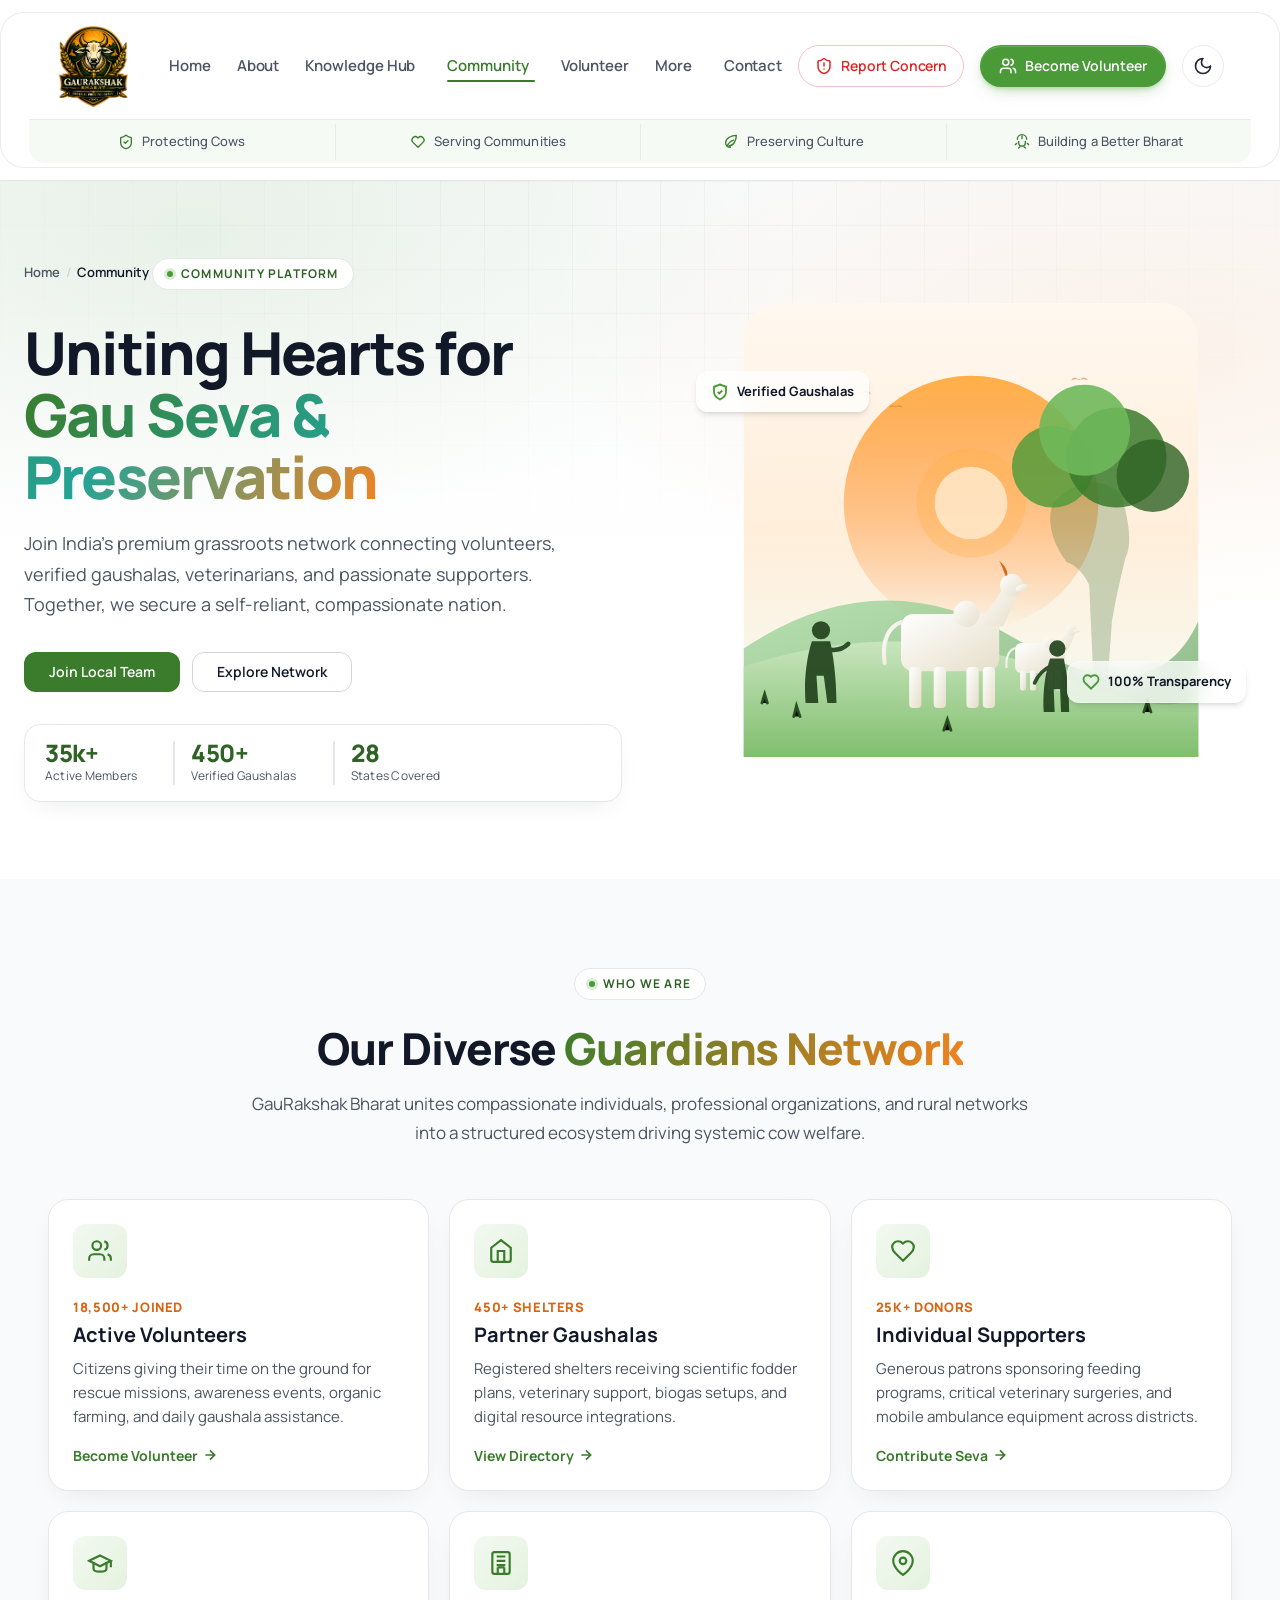
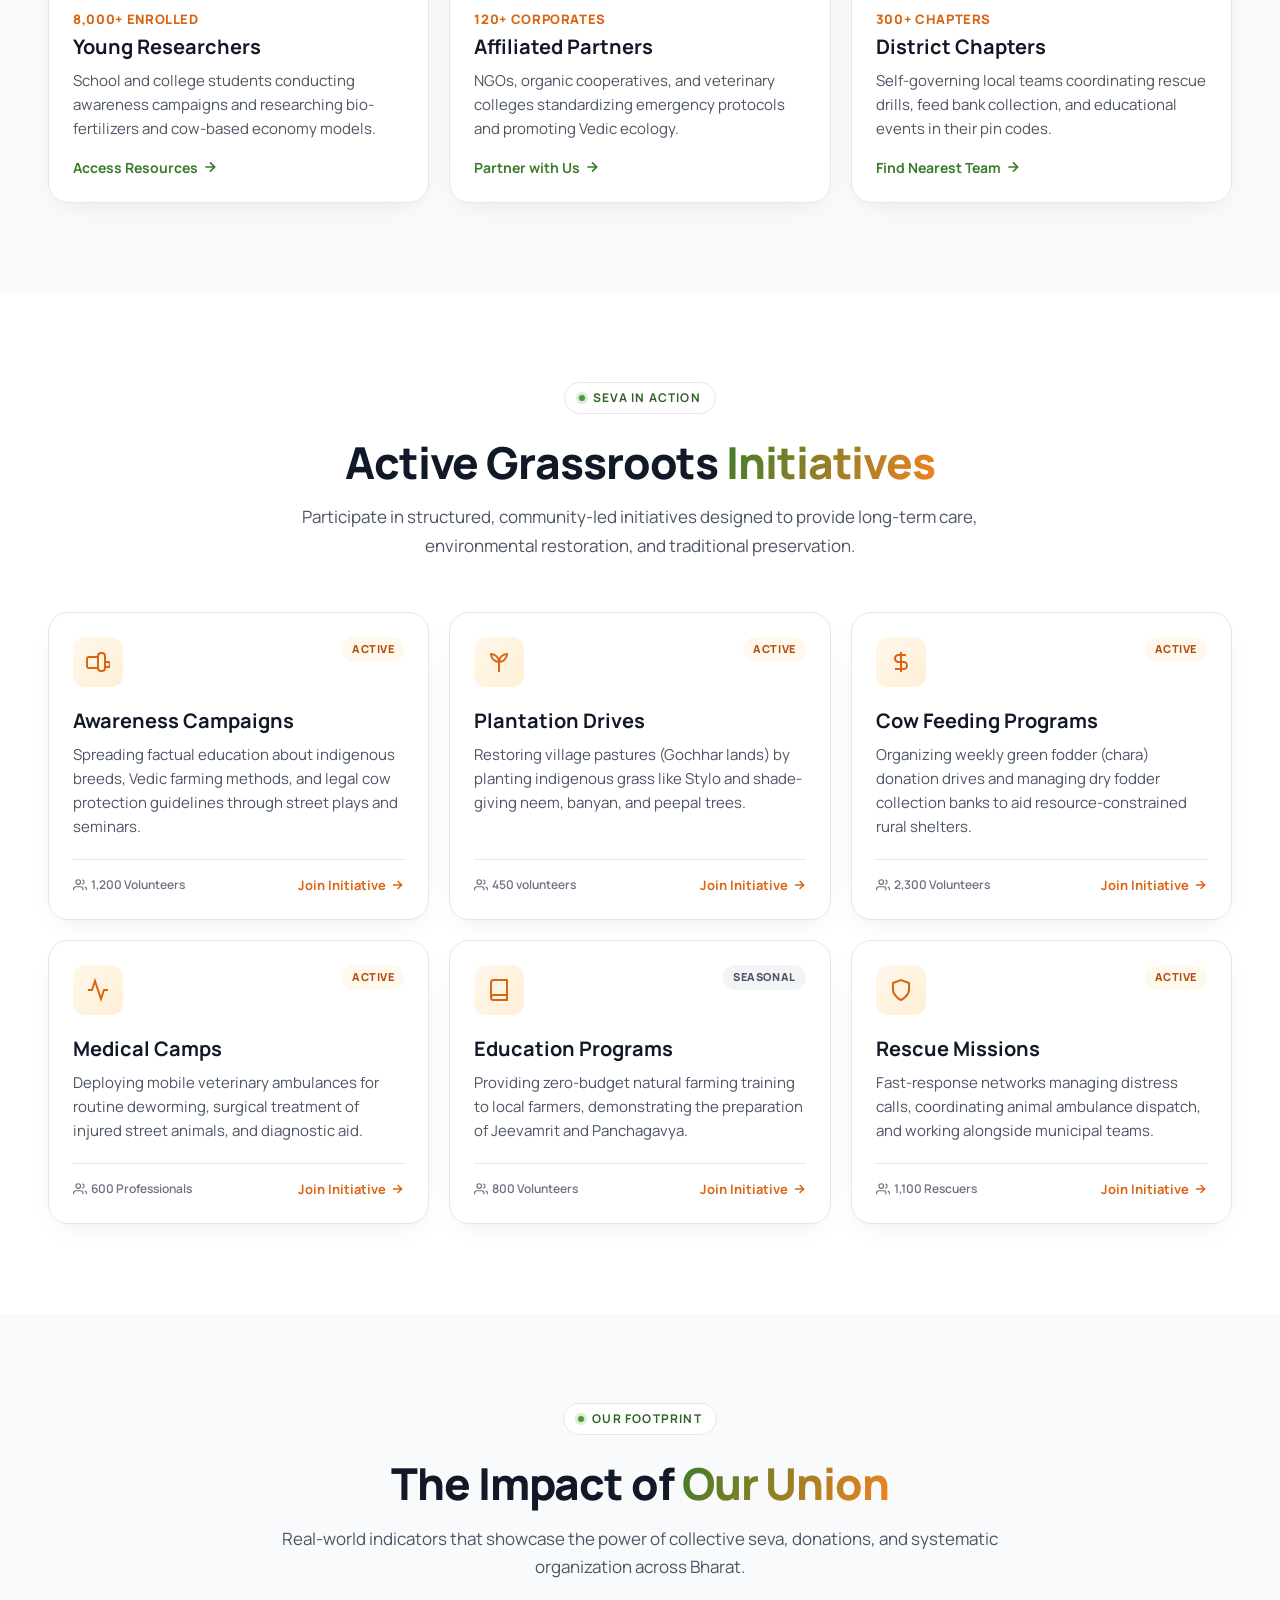
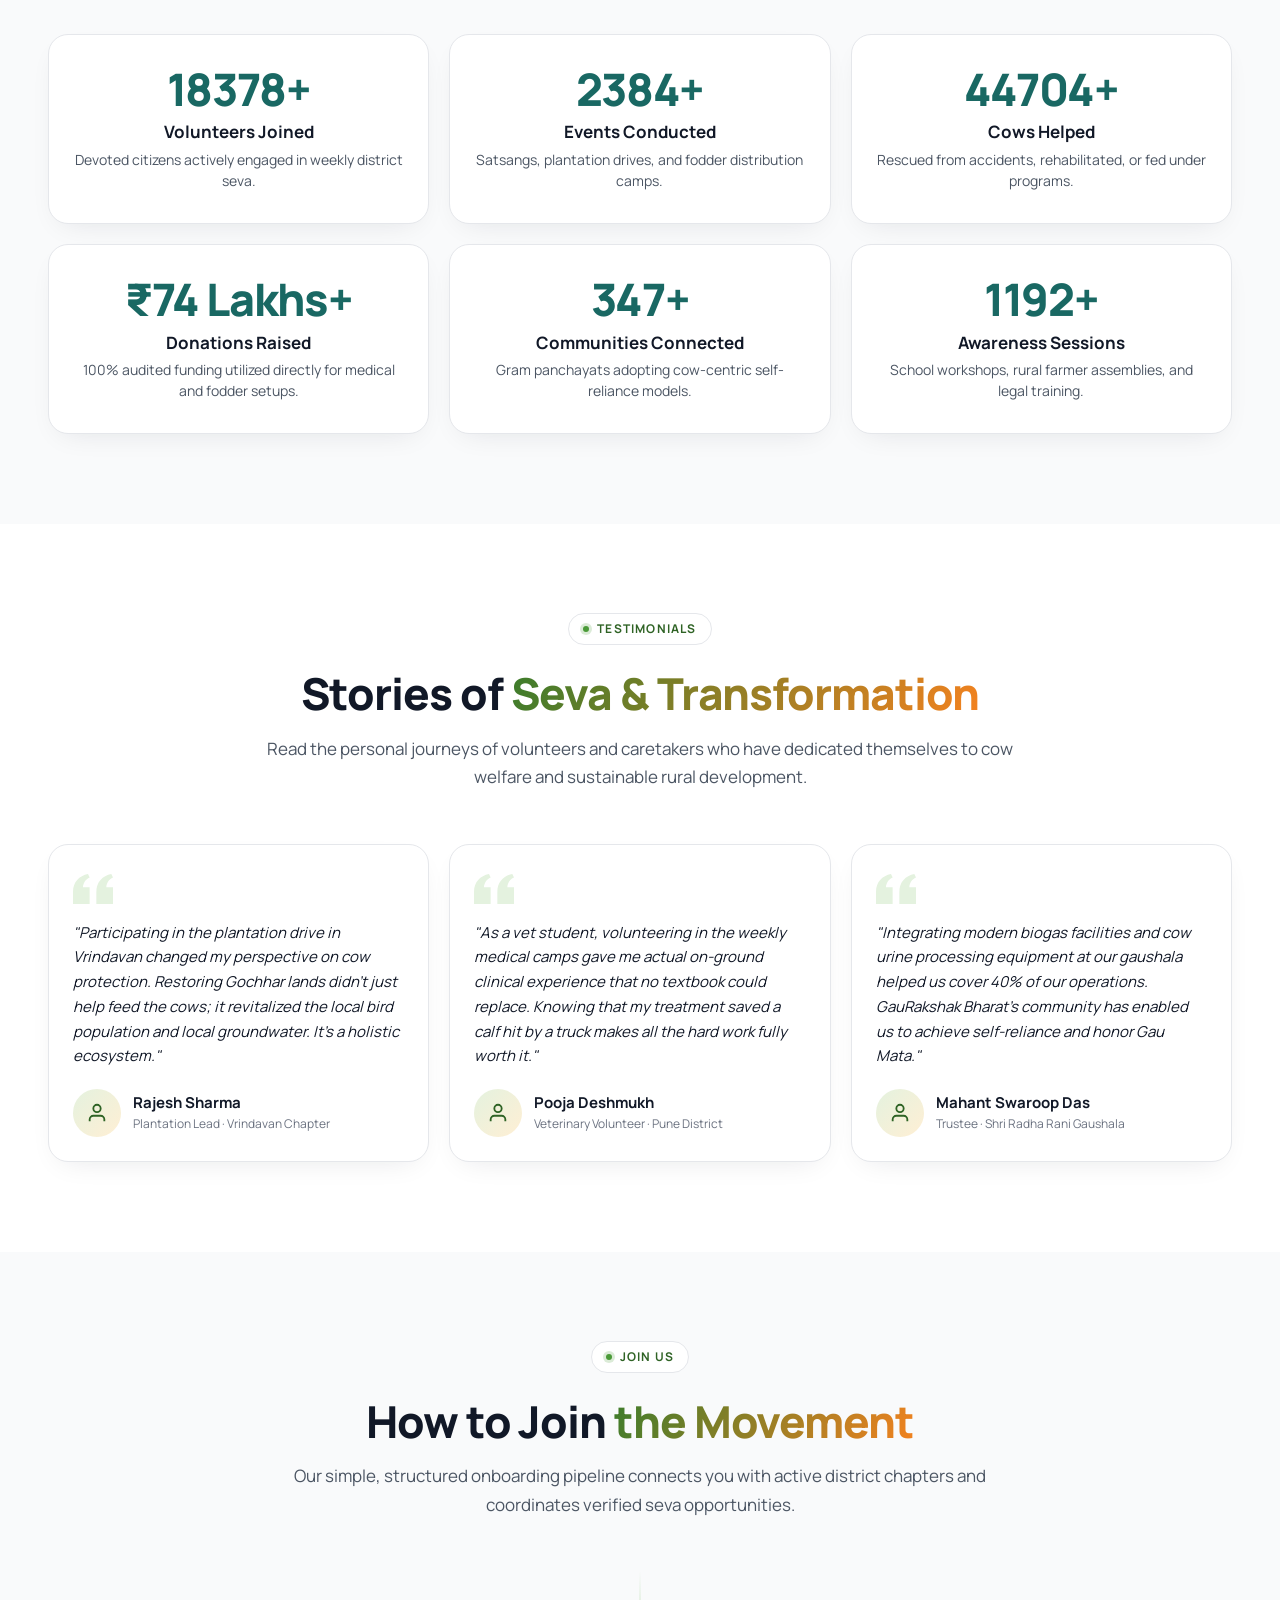
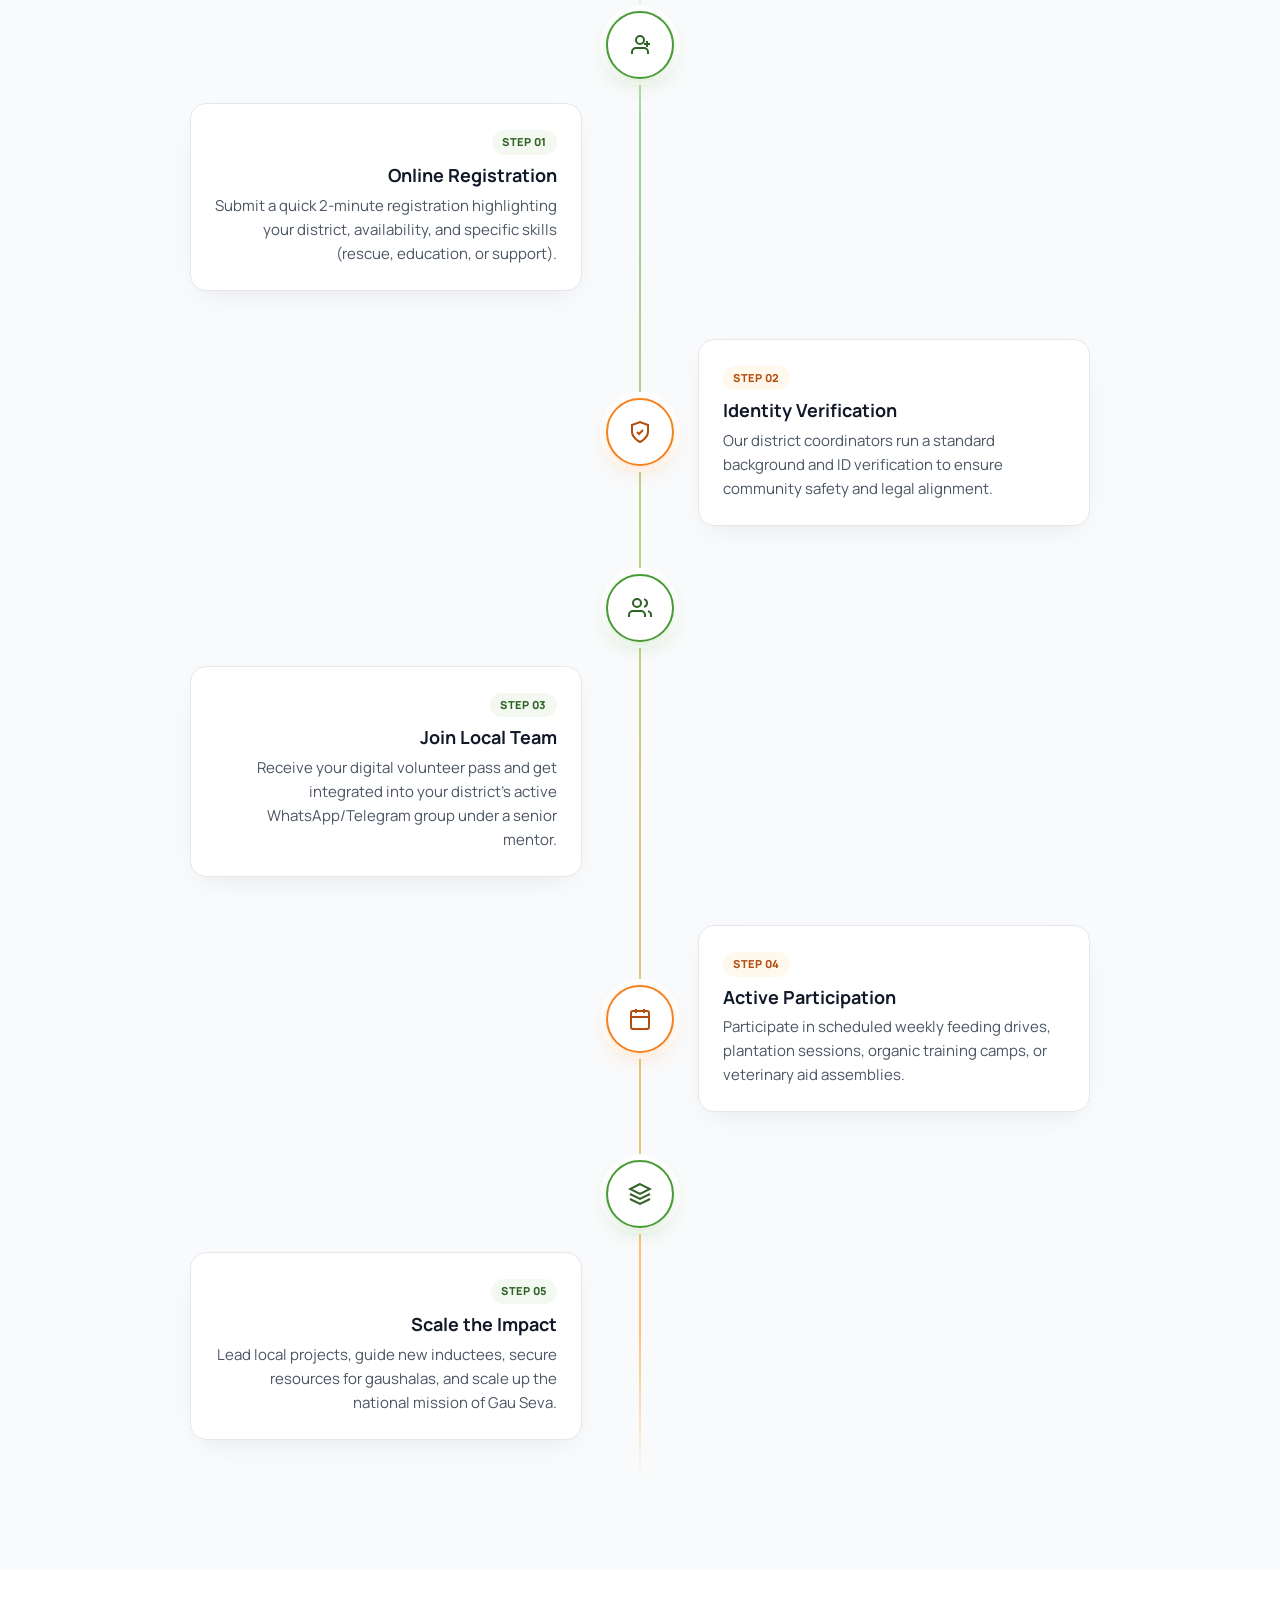
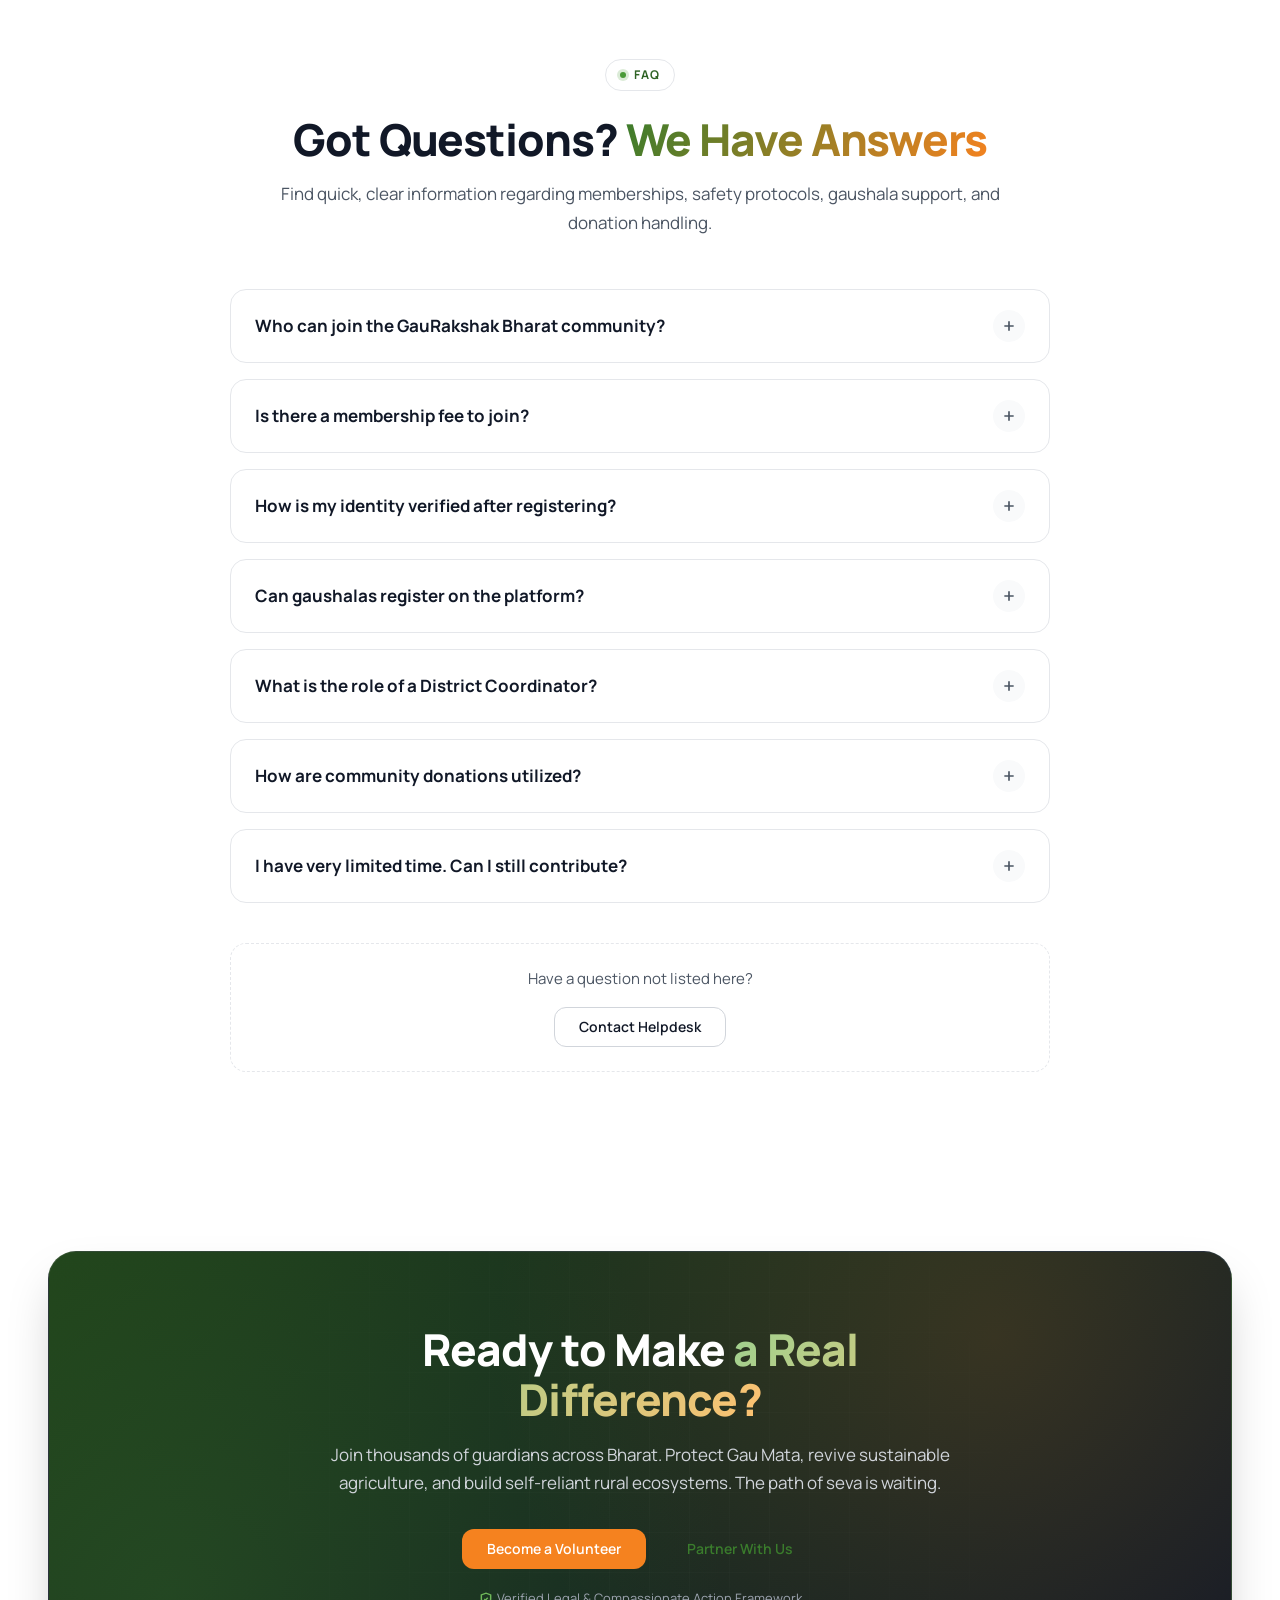
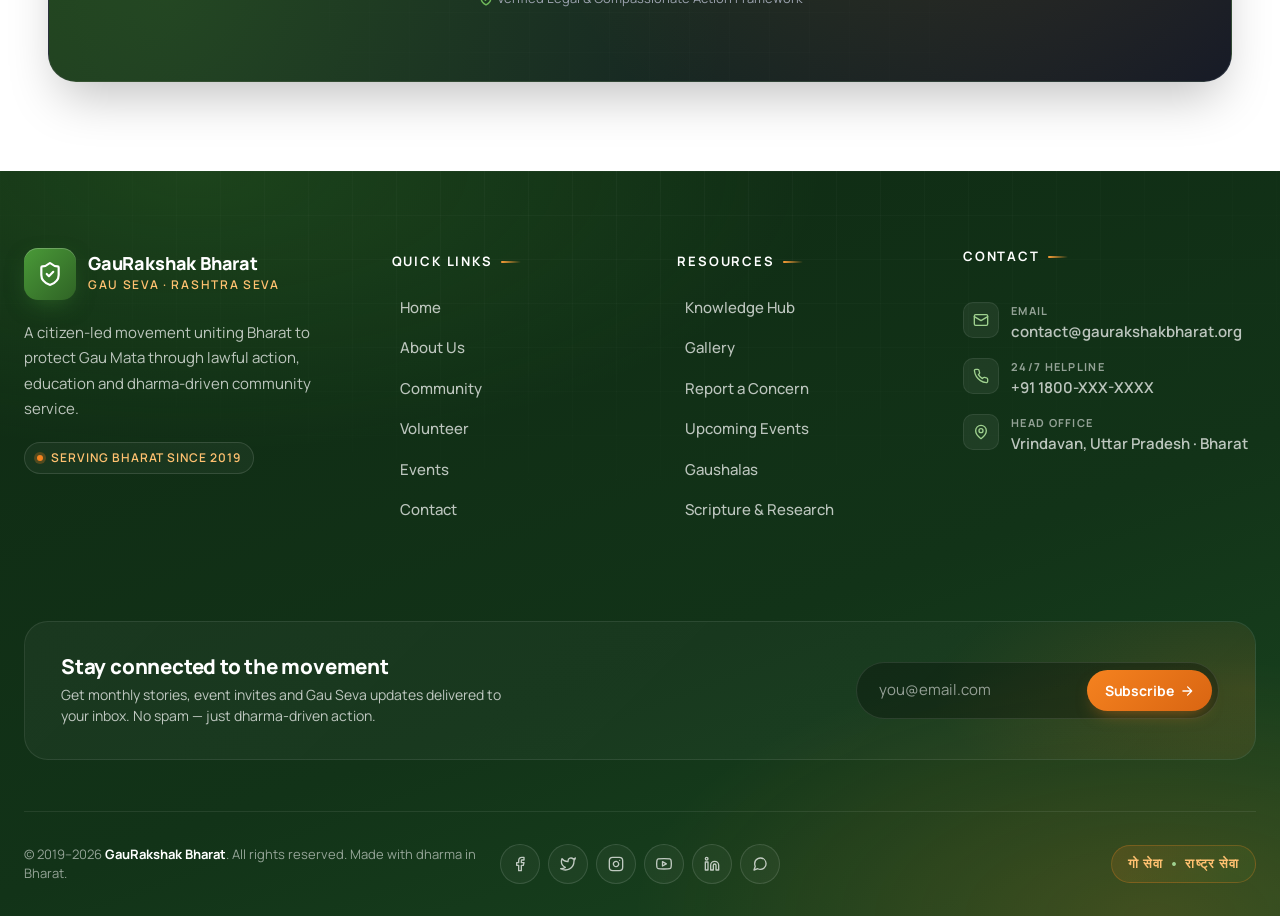
<file: pages/community.html>
<!DOCTYPE html>
<html lang="en">
<head>
  <meta charset="UTF-8">
  <meta name="viewport" content="width=device-width, initial-scale=1.0">

  <!-- Primary SEO -->
  <title>Community — GauRakshak Bharat | Together for Gau Seva</title>
  <meta name="description" content="Join India's largest network of volunteers, gaushalas, and supporters. Connect, participate in campaigns, track stats, and drive real cow-welfare impact.">
  <meta name="keywords" content="cow protection community, volunteer network, gaushalas India, cow rescue Bharat, organic farming support, Gau Seva">
  <meta name="author" content="GauRakshak Bharat">
  <meta name="robots" content="index, follow">
  <link rel="canonical" href="https://gaurakshakbharat.org/pages/community.html">

  <!-- Open Graph -->
  <meta property="og:type" content="website">
  <meta property="og:title" content="Community — GauRakshak Bharat">
  <meta property="og:description" content="Connecting citizens, farmers, gaushalas, and veterinarians to protect Gau Mata and build self-reliant communities.">
  <meta property="og:url" content="https://gaurakshakbharat.org/pages/community.html">
  <meta property="og:site_name" content="GauRakshak Bharat">
  <meta property="og:locale" content="en_IN">

  <!-- Twitter Card -->
  <meta name="twitter:card" content="summary_large_image">
  <meta name="twitter:title" content="Community — GauRakshak Bharat">
  <meta name="twitter:description" content="A citizen-led movement for cow protection and community collaboration across Bharat.">

  <!-- Favicon and Icons -->
  <link rel="icon" type="image/x-icon" href="../assets/icons/favicon.ico">
  <link rel="apple-touch-icon" href="../assets/icons/apple-touch-icon.png">
  <meta name="theme-color" content="#4a9a38">

  <!-- Typography — Manrope (Premium Sans) -->
  <link rel="preconnect" href="https://fonts.googleapis.com">
  <link rel="preconnect" href="https://fonts.gstatic.com" crossorigin>
  <link rel="stylesheet" href="https://fonts.googleapis.com/css2?family=Manrope:wght@400;500;600;700;800&display=swap">

  <!-- Stylesheets -->
  <link rel="stylesheet" href="../css/variables.css">
  <link rel="stylesheet" href="../css/style.css">
  <link rel="stylesheet" href="../css/animations.css">
  <link rel="stylesheet" href="../css/responsive.css">
  <link rel="stylesheet" href="../css/community.css">
  <link rel="stylesheet" href="../css/footer.css">
</head>
<body>

  <!-- Page Loader -->
  <div id="page-loader" class="page-loader" role="status" aria-live="polite" aria-label="Page loading">
    <div class="page-loader__spinner" aria-hidden="true"></div>
    <span class="u-sr-only">Loading...</span>
  </div>

  <div class="page-wrapper">

    <!-- =============================================
         NAVIGATION (Strict replica from homepage/about)
         ============================================= -->
    <header class="navbar" role="banner">
      <div class="container navbar__shell">
        <div class="navbar__inner">
          <button
            class="navbar__toggle"
            type="button"
            aria-label="Open navigation menu"
            aria-expanded="false"
            aria-controls="mobile-nav">
            <span class="navbar__toggle-icon" aria-hidden="true">
              <span class="navbar__toggle-bar"></span>
              <span class="navbar__toggle-bar"></span>
              <span class="navbar__toggle-bar"></span>
            </span>
          </button>

          <a href="../index.html" class="navbar__brand" aria-label="GauRakshak Bharat — Home">
            <img src="../assets/icons/Mainlogo.png" alt="GauRakshak Bharat" class="navbar__logo">
          </a>

          <nav class="navbar__nav" id="main-nav" role="navigation" aria-label="Main navigation">
            <a href="../index.html" class="navbar__link">Home</a>
            <a href="about.html" class="navbar__link">About</a>
            <a href="knowledge.html" class="navbar__link navbar__link--has-icon">
              <span>Knowledge Hub</span>
              <svg class="icon icon--chevron" viewBox="0 0 24 24" aria-hidden="true">
                <path d="m6 9 6 6 6-6"></path>
              </svg>
            </a>
            <a href="community.html" class="navbar__link navbar__link--has-icon is-active">
              Community
              <svg class="icon icon--chevron" viewBox="0 0 24 24" aria-hidden="true">
                <path d="m6 9 6 6 6-6"></path>
              </svg>
            </a>
            <a href="volunteer.html" class="navbar__link">Volunteer</a>
            <div class="navbar__item navbar__item--dropdown">
              <button class="navbar__link navbar__link--button navbar__link--has-icon" type="button" aria-expanded="false" aria-haspopup="true">
                More
                <svg class="icon icon--chevron" viewBox="0 0 24 24" aria-hidden="true">
                  <path d="m6 9 6 6 6-6"></path>
                </svg>
              </button>
              <div class="navbar__dropdown" role="menu" aria-label="More pages">
                <a href="events.html" class="navbar__dropdown-link" role="menuitem">
                  <svg class="icon" viewBox="0 0 24 24" aria-hidden="true">
                    <path d="M8 2v4M16 2v4M3 10h18"></path>
                    <rect x="3" y="4" width="18" height="18" rx="2"></rect>
                  </svg>
                  Events
                </a>
                <a href="gallery.html" class="navbar__dropdown-link" role="menuitem">
                  <svg class="icon" viewBox="0 0 24 24" aria-hidden="true">
                    <rect x="3" y="3" width="18" height="18" rx="2"></rect>
                    <circle cx="9" cy="9" r="2"></circle>
                    <path d="m21 15-3.1-3.1a2 2 0 0 0-2.8 0L6 21"></path>
                  </svg>
                  Gallery
                </a>
                <a href="report.html" class="navbar__dropdown-link" role="menuitem">
                  <svg class="icon" viewBox="0 0 24 24" aria-hidden="true">
                    <path d="M20 13c0 5-3.5 7.5-7.66 8.95a1 1 0 0 1-.67-.01C7.5 20.5 4 18 4 13V6a1 1 0 0 1 1-1c2 0 4.5-1.2 6.24-2.72a1.17 1.17 0 0 1 1.52 0C14.51 3.81 17 5 19 5a1 1 0 0 1 1 1z"></path>
                    <path d="M12 8v4M12 16h.01"></path>
                  </svg>
                  Report Concerns
                </a>
              </div>
            </div>
            <a href="contact.html" class="navbar__link">Contact</a>
          </nav>

          <div class="navbar__actions">
            <a href="report.html" class="nav-action nav-action--report">
              <svg class="icon" viewBox="0 0 24 24" aria-hidden="true">
                <path d="M20 13c0 5-3.5 7.5-7.66 8.95a1 1 0 0 1-.67-.01C7.5 20.5 4 18 4 13V6a1 1 0 0 1 1-1c2 0 4.5-1.2 6.24-2.72a1.17 1.17 0 0 1 1.52 0C14.51 3.81 17 5 19 5a1 1 0 0 1 1 1z"></path>
                <path d="M12 8v4M12 16h.01"></path>
              </svg>
              <span>Report Concern</span>
            </a>
            <a href="volunteer.html" class="nav-action nav-action--volunteer">
              <svg class="icon" viewBox="0 0 24 24" aria-hidden="true">
                <path d="M16 21v-2a4 4 0 0 0-4-4H6a4 4 0 0 0-4 4v2"></path>
                <circle cx="9" cy="7" r="4"></circle>
                <path d="M22 21v-2a4 4 0 0 0-3-3.87M16 3.13a4 4 0 0 1 0 7.75"></path>
              </svg>
              <span>Become Volunteer</span>
            </a>
            <button
              id="theme-toggle"
              class="theme-toggle"
              type="button"
              aria-label="Toggle dark mode"
              aria-pressed="false">
              <svg class="icon theme-toggle__moon" viewBox="0 0 24 24" aria-hidden="true">
                <path d="M12 3a6 6 0 0 0 9 9 9 9 0 1 1-9-9Z"></path>
              </svg>
              <svg class="icon theme-toggle__sun" viewBox="0 0 24 24" aria-hidden="true">
                <circle cx="12" cy="12" r="4"></circle>
                <path d="M12 2v2M12 20v2M4.93 4.93l1.41 1.41M17.66 17.66l1.41 1.41M2 12h2M20 12h2M4.93 19.07l1.41-1.41M17.66 6.34l1.41-1.41"></path>
              </svg>
            </button>
          </div>
        </div>

        <!-- Mobile Panel -->
        <div class="navbar__mobile-panel" id="mobile-nav" aria-hidden="true">
          <div class="mobile-menu">
            <nav class="mobile-menu__primary" aria-label="Mobile navigation">
              <a href="../index.html" class="mobile-menu__link"><svg class="icon" viewBox="0 0 24 24" aria-hidden="true"><path d="m3 9 9-7 9 7v11a2 2 0 0 1-2 2h-4v-7H9v7H5a2 2 0 0 1-2-2z"></path></svg>Home</a>
              <a href="about.html" class="mobile-menu__link"><svg class="icon" viewBox="0 0 24 24" aria-hidden="true"><path d="M19 21v-2a4 4 0 0 0-4-4H9a4 4 0 0 0-4 4v2"></path><circle cx="12" cy="7" r="4"></circle></svg>About</a>
              <a href="knowledge.html" class="mobile-menu__link"><svg class="icon" viewBox="0 0 24 24" aria-hidden="true"><path d="M4 19.5A2.5 2.5 0 0 1 6.5 17H20"></path><path d="M4 4.5A2.5 2.5 0 0 1 6.5 2H20v20H6.5A2.5 2.5 0 0 1 4 19.5z"></path></svg>Knowledge Hub</a>
              <a href="community.html" class="mobile-menu__link is-active"><svg class="icon" viewBox="0 0 24 24" aria-hidden="true"><path d="M16 21v-2a4 4 0 0 0-4-4H6a4 4 0 0 0-4 4v2"></path><circle cx="9" cy="7" r="4"></circle><path d="M22 21v-2a4 4 0 0 0-3-3.87M16 3.13a4 4 0 0 1 0 7.75"></path></svg>Community</a>
              <a href="volunteer.html" class="mobile-menu__link"><svg class="icon" viewBox="0 0 24 24" aria-hidden="true"><path d="M11 14h2a2 2 0 1 0 0-4h-3c-.6 0-1.1.2-1.5.6L3 16"></path><path d="m7 20 1.6-1.4c.4-.4.9-.6 1.5-.6H14c.6 0 1.1-.2 1.5-.6l5.5-5.4"></path><path d="m2 15 6 6"></path></svg>Volunteer</a>
              <a href="contact.html" class="mobile-menu__link"><svg class="icon" viewBox="0 0 24 24" aria-hidden="true"><rect x="2" y="4" width="20" height="16" rx="2"></rect><path d="m22 7-10 6L2 7"></path></svg>Contact</a>
            </nav>

            <div class="mobile-menu__more" aria-label="More pages">
              <p class="mobile-menu__heading">More</p>
              <a href="events.html" class="mobile-menu__link"><svg class="icon" viewBox="0 0 24 24" aria-hidden="true"><path d="M8 2v4M16 2v4M3 10h18"></path><rect x="3" y="4" width="18" height="18" rx="2"></rect></svg>Events</a>
              <a href="gallery.html" class="mobile-menu__link"><svg class="icon" viewBox="0 0 24 24" aria-hidden="true"><rect x="3" y="3" width="18" height="18" rx="2"></rect><circle cx="9" cy="9" r="2"></circle><path d="m21 15-3.1-3.1a2 2 0 0 0-2.8 0L6 21"></path></svg>Gallery</a>
              <a href="report.html" class="mobile-menu__link"><svg class="icon" viewBox="0 0 24 24" aria-hidden="true"><path d="M20 13c0 5-3.5 7.5-7.66 8.95a1 1 0 0 1-.67-.01C7.5 20.5 4 18 4 13V6a1 1 0 0 1 1-1c2 0 4.5-1.2 6.24-2.72a1.17 1.17 0 0 1 1.52 0C14.51 3.81 17 5 19 5a1 1 0 0 1 1 1z"></path><path d="M12 8v4M12 16h.01"></path></svg>Report Concerns</a>
            </div>

            <button class="mobile-menu__close" type="button" aria-label="Close navigation menu">
              <svg class="icon" viewBox="0 0 24 24" aria-hidden="true">
                <path d="M18 6 6 18M6 6l12 12"></path>
              </svg>
            </button>
          </div>
        </div>

        <div class="navbar__value-strip" aria-label="Platform values">
          <span class="value-strip__item"><svg class="icon" viewBox="0 0 24 24" aria-hidden="true"><path d="M20 13c0 5-3.5 7.5-7.66 8.95a1 1 0 0 1-.67-.01C7.5 20.5 4 18 4 13V6a1 1 0 0 1 1-1c2 0 4.5-1.2 6.24-2.72a1.17 1.17 0 0 1 1.52 0C14.51 3.81 17 5 19 5a1 1 0 0 1 1 1z"></path><path d="m9 12 2 2 4-4"></path></svg>Protecting Cows</span>
          <span class="value-strip__item"><svg class="icon" viewBox="0 0 24 24" aria-hidden="true"><path d="M19.5 12.6 12 20l-7.5-7.4a5 5 0 1 1 7.1-7.1l.4.4.4-.4a5 5 0 1 1 7.1 7.1Z"></path></svg>Serving Communities</span>
          <span class="value-strip__item"><svg class="icon" viewBox="0 0 24 24" aria-hidden="true"><path d="M11 20A7 7 0 0 1 4 13c0-7 9-11 16-11 0 7-4 16-11 16Z"></path><path d="M6 18c2-4 5-7 10-9"></path></svg>Preserving Culture</span>
          <span class="value-strip__item"><svg class="icon" viewBox="0 0 24 24" aria-hidden="true"><path d="M7 11v2a5 5 0 0 0 10 0v-2"></path><path d="M5 8a7 7 0 0 1 14 0"></path><path d="M12 3v4M4 14l-2 2M20 14l2 2M7 21l2-2M17 21l-2-2"></path></svg>Building a Better Bharat</span>
        </div>
      </div>
    </header>

    <!-- =============================================
         MAIN CONTENT AREA
         ============================================= -->
    <main id="main-content" class="main-content" role="main">
      <div class="cm-page">

        <!-- 1. HERO SECTION -->
        <section class="cm-hero" aria-labelledby="cm-hero-title">
          <div class="cm-hero__inner">
            <div class="cm-hero__content" data-animate="fade-up">
              <div class="cm-hero__breadcrumb">
                <a href="../index.html">Home</a>
                <span class="sep" aria-hidden="true">/</span>
                <span class="current">Community</span>
              </div>
              <span class="cm-eyebrow"><span class="dot" aria-hidden="true"></span>Community Platform</span>
              <h1 class="cm-hero__title" id="cm-hero-title">
                Uniting Hearts for <br><span class="accent">Gau Seva &amp; Preservation</span>
              </h1>
              <p class="cm-hero__lede">
                Join India's premium grassroots network connecting volunteers, verified gaushalas,
                veterinarians, and passionate supporters. Together, we secure a self-reliant, compassionate nation.
              </p>
              <div class="cm-hero__actions">
                <a href="#join" class="btn btn--primary ripple-container btn-hover">Join Local Team</a>
                <a href="#overview" class="btn btn--outline">Explore Network</a>
              </div>
              <div class="cm-hero__stats" aria-label="Quick community overview">
                <div class="cm-hero__stat">
                  <span class="cm-hero__stat-num">35k+</span>
                  <span class="cm-hero__stat-label">Active Members</span>
                </div>
                <div class="cm-hero__stat">
                  <span class="cm-hero__stat-num">450+</span>
                  <span class="cm-hero__stat-label">Verified Gaushalas</span>
                </div>
                <div class="cm-hero__stat">
                  <span class="cm-hero__stat-num">28</span>
                  <span class="cm-hero__stat-label">States Covered</span>
                </div>
              </div>
            </div>

            <div class="cm-hero__visual" data-animate="fade-left" aria-hidden="true">
              <div class="cm-hero__floater cm-hero__floater--top">
                <svg viewBox="0 0 24 24" fill="none" stroke="currentColor" stroke-width="2.5"><path d="M12 22s8-4 8-10V5l-8-3-8 3v7c0 6 8 10 8 10z"></path><path d="m9 12 2 2 4-4"></path></svg>
                <span>Verified Gaushalas</span>
              </div>
              <div class="cm-hero__floater cm-hero__floater--bottom">
                <svg viewBox="0 0 24 24" fill="none" stroke="currentColor" stroke-width="2.5"><path d="M19 14c1.49-1.46 3-3.21 3-5.5A5.5 5.5 0 0 0 16.5 3c-1.76 0-3 .5-4.5 2-1.5-1.5-2.74-2-4.5-2A5.5 5.5 0 0 0 2 8.5c0 2.3 1.5 4.05 3 5.5l7 7Z"></path></svg>
                <span>100% Transparency</span>
              </div>

              <!-- Vector SVG Illustration -->
              <svg viewBox="0 0 500 500" xmlns="http://www.w3.org/2000/svg">
                <defs>
                  <linearGradient id="cm-sky-grad" x1="0" y1="0" x2="0" y2="1">
                    <stop offset="0%" stop-color="#fff8f0"/>
                    <stop offset="50%" stop-color="#ffeeda"/>
                    <stop offset="100%" stop-color="#f5fdf7"/>
                  </linearGradient>
                  <linearGradient id="cm-sun-grad" x1="0" y1="0" x2="0" y2="1">
                    <stop offset="0%" stop-color="#ffab40" stop-opacity="0.95"/>
                    <stop offset="100%" stop-color="#ff6d00" stop-opacity="0"/>
                  </linearGradient>
                  <linearGradient id="cm-hill-grad-1" x1="0" y1="0" x2="0" y2="1">
                    <stop offset="0%" stop-color="#c8e5be"/>
                    <stop offset="100%" stop-color="#80be6d"/>
                  </linearGradient>
                  <linearGradient id="cm-hill-grad-2" x1="0" y1="0" x2="1" y2="1">
                    <stop offset="0%" stop-color="#a6dba2"/>
                    <stop offset="100%" stop-color="#6fa36b"/>
                  </linearGradient>
                  <linearGradient id="cm-cow-grad" x1="0" y1="0" x2="1" y2="1">
                    <stop offset="0%" stop-color="#ffffff"/>
                    <stop offset="100%" stop-color="#e5dec9"/>
                  </linearGradient>
                </defs>

                <!-- Background sky -->
                <rect width="500" height="500" rx="40" fill="url(#cm-sky-grad)"/>

                <!-- Glowing Sun -->
                <circle cx="250" cy="220" r="140" fill="url(#cm-sun-grad)"/>
                <circle cx="250" cy="220" r="40" fill="#fff" opacity="0.9"/>
                <circle cx="250" cy="220" r="60" fill="#ffab40" opacity="0.3"/>

                <!-- Birds in sky -->
                <path d="M120 100 Q125 93 130 100 Q135 93 140 100 Q130 96 120 100 Z" fill="#b44d10" opacity="0.4"/>
                <path d="M160 115 Q163 110 167 115 Q171 110 175 115 Q167 112 160 115 Z" fill="#b44d10" opacity="0.4"/>
                <path d="M360 85 Q364 79 369 85 Q374 79 379 85 Q369 82 360 85 Z" fill="#b44d10" opacity="0.4"/>

                <!-- Back hills -->
                <path d="M 0 380 Q 150 280 300 370 T 500 350 L 500 500 L 0 500 Z" fill="url(#cm-hill-grad-2)" opacity="0.8"/>

                <!-- Tree Silhouette (Trunk and branches) -->
                <path d="M420 280 Q430 260 415 210 Q380 180 340 220 Q330 250 355 285 Q370 290 380 310 L385 420 L400 420 L405 350 Q410 320 420 280 Z" fill="#2f6325" opacity="0.25"/>
                <!-- Tree Canopy -->
                <circle cx="340" cy="180" r="45" fill="#4a9a38" opacity="0.8"/>
                <circle cx="410" cy="170" r="55" fill="#3a7c2c" opacity="0.85"/>
                <circle cx="375" cy="140" r="50" fill="#6fb85a" opacity="0.9"/>
                <circle cx="450" cy="190" r="40" fill="#2f6325" opacity="0.8"/>

                <!-- Front meadows -->
                <path d="M 0 400 Q 180 340 350 410 T 500 395 L 500 500 L 0 500 Z" fill="url(#cm-hill-grad-1)"/>

                <!-- Stylized Cow & Calf silhouettes in white/cream gradient -->
                <g transform="translate(110, 270) scale(0.9)">
                  <!-- Mother Cow -->
                  <!-- Body and legs -->
                  <rect x="70" y="80" width="120" height="70" rx="15" fill="url(#cm-cow-grad)"/>
                  <rect x="80" y="145" width="15" height="50" rx="5" fill="url(#cm-cow-grad)"/>
                  <rect x="110" y="145" width="15" height="50" rx="5" fill="url(#cm-cow-grad)"/>
                  <rect x="150" y="145" width="15" height="50" rx="5" fill="url(#cm-cow-grad)"/>
                  <rect x="170" y="145" width="15" height="50" rx="5" fill="url(#cm-cow-grad)"/>
                  <!-- Neck, Head and Ears -->
                  <path d="M165 95 L200 40 Q215 30 215 50 L195 95 Z" fill="url(#cm-cow-grad)"/>
                  <circle cx="205" cy="45" r="14" fill="url(#cm-cow-grad)"/>
                  <ellipse cx="218" cy="48" rx="8" ry="4" transform="rotate(-15 218 48)" fill="url(#cm-cow-grad)"/>
                  <!-- Horns -->
                  <path d="M198 34 Q193 20 190 15 Q200 23 200 32 Z" fill="#d96512"/>
                  <!-- Tail -->
                  <path d="M70 90 Q45 100 50 140" stroke="url(#cm-cow-grad)" stroke-width="5" fill="none" stroke-linecap="round"/>
                  <!-- Hump -->
                  <circle cx="150" cy="80" r="16" fill="url(#cm-cow-grad)"/>
                </g>

                <g transform="translate(260, 330) scale(0.55)">
                  <!-- Calf -->
                  <rect x="70" y="80" width="100" height="60" rx="12" fill="url(#cm-cow-grad)"/>
                  <rect x="80" y="135" width="12" height="40" rx="4" fill="url(#cm-cow-grad)"/>
                  <rect x="100" y="135" width="12" height="40" rx="4" fill="url(#cm-cow-grad)"/>
                  <rect x="135" y="135" width="12" height="40" rx="4" fill="url(#cm-cow-grad)"/>
                  <rect x="150" y="135" width="12" height="40" rx="4" fill="url(#cm-cow-grad)"/>
                  <path d="M150 95 L180 50 Q192 42 192 58 L175 95 Z" fill="url(#cm-cow-grad)"/>
                  <circle cx="182" cy="54" r="11" fill="url(#cm-cow-grad)"/>
                  <ellipse cx="193" cy="56" rx="6" ry="3" fill="url(#cm-cow-grad)"/>
                  <path d="M70 90 Q50 98 53 130" stroke="url(#cm-cow-grad)" stroke-width="4" fill="none"/>
                  <circle cx="138" cy="80" r="11" fill="url(#cm-cow-grad)"/>
                </g>

                <!-- Volunteer/Human silhouettes standing together at left and right -->
                <g opacity="0.9" fill="#1f401a">
                  <!-- Person Left (Caring) -->
                  <circle cx="85" cy="360" r="10"/>
                  <path d="M75 372 C75 372 65 400 68 440 L82 440 L80 410 L88 410 L92 440 L102 440 C102 400 95 372 95 372 Z"/>
                  <!-- Arm reaching toward cow -->
                  <path d="M88 380 Q105 385 115 375" stroke="#1f401a" stroke-width="5" stroke-linecap="round" fill="none"/>

                  <!-- Person Right -->
                  <circle cx="345" cy="380" r="9"/>
                  <path d="M337 391 C337 391 328 415 330 450 L342 450 L341 425 L348 425 L349 450 L358 450 C358 415 352 391 352 391 Z"/>
                  <!-- Arm resting -->
                  <path d="M340 398 Q325 405 320 418" stroke="#1f401a" stroke-width="4" stroke-linecap="round" fill="none"/>
                </g>

                <!-- Grass details -->
                <path d="M20 440 L23 430 L26 440 M55 455 L58 443 L62 455 M220 470 L224 458 L228 470 M440 450 L444 438 L448 450" stroke="#274f20" stroke-width="3" stroke-linecap="round"/>
              </svg>
            </div>
          </div>
        </section>

        <!-- 2. COMMUNITY OVERVIEW -->
        <section class="cm-section cm-section--subtle" id="overview" aria-labelledby="overview-title">
          <div class="container">
            <div class="cm-head" data-animate="fade-up">
              <span class="cm-eyebrow"><span class="dot" aria-hidden="true"></span>Who We Are</span>
              <h2 id="overview-title" class="cm-head__title">Our Diverse <span class="accent">Guardians Network</span></h2>
              <p class="cm-head__lede">
                GauRakshak Bharat unites compassionate individuals, professional organizations, and rural networks
                into a structured ecosystem driving systemic cow welfare.
              </p>
            </div>

            <div class="cm-overview-grid" data-stagger>
              <!-- Card 1: Volunteers -->
              <article class="cm-member-card" data-animate="fade-up">
                <div class="cm-member-card__icon-wrapper">
                  <svg viewBox="0 0 24 24"><path d="M16 21v-2a4 4 0 0 0-4-4H6a4 4 0 0 0-4 4v2"></path><circle cx="9" cy="7" r="4"></circle><path d="M22 21v-2a4 4 0 0 0-3-3.87"></path><path d="M16 3.13a4 4 0 0 1 0 7.75"></path></svg>
                </div>
                <span class="cm-member-card__metric">18,500+ Joined</span>
                <h3>Active Volunteers</h3>
                <p>Citizens giving their time on the ground for rescue missions, awareness events, organic farming, and daily gaushala assistance.</p>
                <a href="#join" class="cm-member-card__link">Become Volunteer <svg viewBox="0 0 24 24" fill="none" stroke="currentColor" stroke-width="2.5"><path d="M5 12h14M12 5l7 7-7 7"></path></svg></a>
              </article>

              <!-- Card 2: Gaushalas -->
              <article class="cm-member-card" data-animate="fade-up">
                <div class="cm-member-card__icon-wrapper">
                  <svg viewBox="0 0 24 24"><path d="m3 9 9-7 9 7v11a2 2 0 0 1-2 2H5a2 2 0 0 1-2-2z"></path><polyline points="9 22 9 12 15 12 15 22"></polyline></svg>
                </div>
                <span class="cm-member-card__metric">450+ Shelters</span>
                <h3>Partner Gaushalas</h3>
                <p>Registered shelters receiving scientific fodder plans, veterinary support, biogas setups, and digital resource integrations.</p>
                <a href="knowledge.html" class="cm-member-card__link">View Directory <svg viewBox="0 0 24 24" fill="none" stroke="currentColor" stroke-width="2.5"><path d="M5 12h14M12 5l7 7-7 7"></path></svg></a>
              </article>

              <!-- Card 3: Supporters -->
              <article class="cm-member-card" data-animate="fade-up">
                <div class="cm-member-card__icon-wrapper">
                  <svg viewBox="0 0 24 24"><path d="M19 14c1.49-1.46 3-3.21 3-5.5A5.5 5.5 0 0 0 16.5 3c-1.76 0-3 .5-4.5 2-1.5-1.5-2.74-2-4.5-2A5.5 5.5 0 0 0 2 8.5c0 2.3 1.5 4.05 3 5.5l7 7Z"></path></svg>
                </div>
                <span class="cm-member-card__metric">25k+ Donors</span>
                <h3>Individual Supporters</h3>
                <p>Generous patrons sponsoring feeding programs, critical veterinary surgeries, and mobile ambulance equipment across districts.</p>
                <a href="#cta" class="cm-member-card__link">Contribute Seva <svg viewBox="0 0 24 24" fill="none" stroke="currentColor" stroke-width="2.5"><path d="M5 12h14M12 5l7 7-7 7"></path></svg></a>
              </article>

              <!-- Card 4: Students -->
              <article class="cm-member-card" data-animate="fade-up">
                <div class="cm-member-card__icon-wrapper">
                  <svg viewBox="0 0 24 24"><path d="M22 10v6M2 10l10-5 10 5-10 5z"></path><path d="M6 12v5c0 2 2 3 6 3s6-1 6-3v-5"></path></svg>
                </div>
                <span class="cm-member-card__metric">8,000+ Enrolled</span>
                <h3>Young Researchers</h3>
                <p>School and college students conducting awareness campaigns and researching bio-fertilizers and cow-based economy models.</p>
                <a href="knowledge.html" class="cm-member-card__link">Access Resources <svg viewBox="0 0 24 24" fill="none" stroke="currentColor" stroke-width="2.5"><path d="M5 12h14M12 5l7 7-7 7"></path></svg></a>
              </article>

              <!-- Card 5: Organizations -->
              <article class="cm-member-card" data-animate="fade-up">
                <div class="cm-member-card__icon-wrapper">
                  <svg viewBox="0 0 24 24"><rect x="4" y="2" width="16" height="20" rx="2" ry="2"></rect><line x1="9" y1="22" x2="9" y2="16"></line><line x1="15" y1="22" x2="15" y2="16"></line><line x1="9" y1="16" x2="15" y2="16"></line><path d="M8 6h8"></path><path d="M8 10h8"></path><path d="M8 14h8"></path></svg>
                </div>
                <span class="cm-member-card__metric">120+ Corporates</span>
                <h3>Affiliated Partners</h3>
                <p>NGOs, organic cooperatives, and veterinary colleges standardizing emergency protocols and promoting Vedic ecology.</p>
                <a href="about.html" class="cm-member-card__link">Partner with Us <svg viewBox="0 0 24 24" fill="none" stroke="currentColor" stroke-width="2.5"><path d="M5 12h14M12 5l7 7-7 7"></path></svg></a>
              </article>

              <!-- Card 6: Local Communities -->
              <article class="cm-member-card" data-animate="fade-up">
                <div class="cm-member-card__icon-wrapper">
                  <svg viewBox="0 0 24 24"><path d="M21 10c0 7-9 13-9 13s-9-6-9-13a9 9 0 0 1 18 0z"></path><circle cx="12" cy="10" r="3"></circle></svg>
                </div>
                <span class="cm-member-card__metric">300+ Chapters</span>
                <h3>District Chapters</h3>
                <p>Self-governing local teams coordinating rescue drills, feed bank collection, and educational events in their pin codes.</p>
                <a href="#join" class="cm-member-card__link">Find Nearest Team <svg viewBox="0 0 24 24" fill="none" stroke="currentColor" stroke-width="2.5"><path d="M5 12h14M12 5l7 7-7 7"></path></svg></a>
              </article>
            </div>
          </div>
        </section>

        <!-- 3. COMMUNITY INITIATIVES -->
        <section class="cm-section" id="initiatives" aria-labelledby="initiatives-title">
          <div class="container">
            <div class="cm-head" data-animate="fade-up">
              <span class="cm-eyebrow"><span class="dot" aria-hidden="true"></span>Seva in Action</span>
              <h2 id="initiatives-title" class="cm-head__title">Active Grassroots <span class="accent">Initiatives</span></h2>
              <p class="cm-head__lede">
                Participate in structured, community-led initiatives designed to provide long-term care, environmental
                restoration, and traditional preservation.
              </p>
            </div>

            <div class="cm-initiatives-grid" data-stagger>
              <!-- Campaign 1: Awareness Campaigns -->
              <article class="cm-init-card" data-animate="fade-up">
                <span class="cm-init-card__badge cm-init-card__badge--active">Active</span>
                <div class="cm-init-card__icon-wrapper">
                  <svg viewBox="0 0 24 24"><path d="M12 18H3a2 2 0 0 1-2-2V9a2 2 0 0 1 2-2h9"></path><path d="M12 6a3 3 0 0 1 3-3h1a3 3 0 0 1 3 3v12a3 3 0 0 1-3 3h-1a3 3 0 0 1-3-3V6z"></path><path d="M19 12h3a2 2 0 0 1 2 2v1a2 2 0 0 1-2 2h-3"></path></svg>
                </div>
                <h3>Awareness Campaigns</h3>
                <p>Spreading factual education about indigenous breeds, Vedic farming methods, and legal cow protection guidelines through street plays and seminars.</p>
                <div class="cm-init-card__footer">
                  <span class="cm-init-card__participants">
                    <svg viewBox="0 0 24 24" fill="none" stroke="currentColor" stroke-width="2"><path d="M17 21v-2a4 4 0 0 0-4-4H5a4 4 0 0 0-4 4v2"></path><circle cx="9" cy="7" r="4"></circle><path d="M23 21v-2a4 4 0 0 0-3-3.87"></path><path d="M16 3.13a4 4 0 0 1 0 7.75"></path></svg>
                    1,200 Volunteers
                  </span>
                  <a href="volunteer.html" class="cm-init-card__btn">Join Initiative <svg viewBox="0 0 24 24" fill="none" stroke="currentColor" stroke-width="2.5"><path d="M5 12h14M13 5l7 7-7 7"></path></svg></a>
                </div>
              </article>

              <!-- Campaign 2: Plantation Drives -->
              <article class="cm-init-card" data-animate="fade-up">
                <span class="cm-init-card__badge cm-init-card__badge--active">Active</span>
                <div class="cm-init-card__icon-wrapper">
                  <svg viewBox="0 0 24 24"><path d="M12 22V12"></path><path d="M12 12c-4.4 0-8-3.6-8-8 4.4 0 8 3.6 8 8Z"></path><path d="M12 12c4.4 0 8-3.6 8-8-4.4 0-8 3.6-8 8Z"></path></svg>
                </div>
                <h3>Plantation Drives</h3>
                <p>Restoring village pastures (Gochhar lands) by planting indigenous grass like Stylo and shade-giving neem, banyan, and peepal trees.</p>
                <div class="cm-init-card__footer">
                  <span class="cm-init-card__participants">
                    <svg viewBox="0 0 24 24" fill="none" stroke="currentColor" stroke-width="2"><path d="M17 21v-2a4 4 0 0 0-4-4H5a4 4 0 0 0-4 4v2"></path><circle cx="9" cy="7" r="4"></circle><path d="M23 21v-2a4 4 0 0 0-3-3.87"></path><path d="M16 3.13a4 4 0 0 1 0 7.75"></path></svg>
                    450 volunteers
                  </span>
                  <a href="volunteer.html" class="cm-init-card__btn">Join Initiative <svg viewBox="0 0 24 24" fill="none" stroke="currentColor" stroke-width="2.5"><path d="M5 12h14M13 5l7 7-7 7"></path></svg></a>
                </div>
              </article>

              <!-- Campaign 3: Cow Feeding Programs -->
              <article class="cm-init-card" data-animate="fade-up">
                <span class="cm-init-card__badge cm-init-card__badge--active">Active</span>
                <div class="cm-init-card__icon-wrapper">
                  <svg viewBox="0 0 24 24"><path d="M12 2v20M17 5H9.5a3.5 3.5 0 0 0 0 7h5a3.5 3.5 0 0 1 0 7H6"></path></svg>
                </div>
                <h3>Cow Feeding Programs</h3>
                <p>Organizing weekly green fodder (chara) donation drives and managing dry fodder collection banks to aid resource-constrained rural shelters.</p>
                <div class="cm-init-card__footer">
                  <span class="cm-init-card__participants">
                    <svg viewBox="0 0 24 24" fill="none" stroke="currentColor" stroke-width="2"><path d="M17 21v-2a4 4 0 0 0-4-4H5a4 4 0 0 0-4 4v2"></path><circle cx="9" cy="7" r="4"></circle><path d="M23 21v-2a4 4 0 0 0-3-3.87"></path><path d="M16 3.13a4 4 0 0 1 0 7.75"></path></svg>
                    2,300 Volunteers
                  </span>
                  <a href="volunteer.html" class="cm-init-card__btn">Join Initiative <svg viewBox="0 0 24 24" fill="none" stroke="currentColor" stroke-width="2.5"><path d="M5 12h14M13 5l7 7-7 7"></path></svg></a>
                </div>
              </article>

              <!-- Campaign 4: Medical Camps -->
              <article class="cm-init-card" data-animate="fade-up">
                <span class="cm-init-card__badge cm-init-card__badge--active">Active</span>
                <div class="cm-init-card__icon-wrapper">
                  <svg viewBox="0 0 24 24"><path d="M22 12h-4l-3 9L9 3l-3 9H2"></path></svg>
                </div>
                <h3>Medical Camps</h3>
                <p>Deploying mobile veterinary ambulances for routine deworming, surgical treatment of injured street animals, and diagnostic aid.</p>
                <div class="cm-init-card__footer">
                  <span class="cm-init-card__participants">
                    <svg viewBox="0 0 24 24" fill="none" stroke="currentColor" stroke-width="2"><path d="M17 21v-2a4 4 0 0 0-4-4H5a4 4 0 0 0-4 4v2"></path><circle cx="9" cy="7" r="4"></circle><path d="M23 21v-2a4 4 0 0 0-3-3.87"></path><path d="M16 3.13a4 4 0 0 1 0 7.75"></path></svg>
                    600 Professionals
                  </span>
                  <a href="volunteer.html" class="cm-init-card__btn">Join Initiative <svg viewBox="0 0 24 24" fill="none" stroke="currentColor" stroke-width="2.5"><path d="M5 12h14M13 5l7 7-7 7"></path></svg></a>
                </div>
              </article>

              <!-- Campaign 5: Education Programs -->
              <article class="cm-init-card" data-animate="fade-up">
                <span class="cm-init-card__badge">Seasonal</span>
                <div class="cm-init-card__icon-wrapper">
                  <svg viewBox="0 0 24 24"><path d="M4 19.5A2.5 2.5 0 0 1 6.5 17H20"></path><path d="M4 4.5A2.5 2.5 0 0 1 6.5 2H20v20H6.5A2.5 2.5 0 0 1 4 19.5z"></path></svg>
                </div>
                <h3>Education Programs</h3>
                <p>Providing zero-budget natural farming training to local farmers, demonstrating the preparation of Jeevamrit and Panchagavya.</p>
                <div class="cm-init-card__footer">
                  <span class="cm-init-card__participants">
                    <svg viewBox="0 0 24 24" fill="none" stroke="currentColor" stroke-width="2"><path d="M17 21v-2a4 4 0 0 0-4-4H5a4 4 0 0 0-4 4v2"></path><circle cx="9" cy="7" r="4"></circle><path d="M23 21v-2a4 4 0 0 0-3-3.87"></path><path d="M16 3.13a4 4 0 0 1 0 7.75"></path></svg>
                    800 Volunteers
                  </span>
                  <a href="volunteer.html" class="cm-init-card__btn">Join Initiative <svg viewBox="0 0 24 24" fill="none" stroke="currentColor" stroke-width="2.5"><path d="M5 12h14M13 5l7 7-7 7"></path></svg></a>
                </div>
              </article>

              <!-- Campaign 6: Rescue Missions -->
              <article class="cm-init-card" data-animate="fade-up">
                <span class="cm-init-card__badge cm-init-card__badge--active">Active</span>
                <div class="cm-init-card__icon-wrapper">
                  <svg viewBox="0 0 24 24"><path d="M12 22s8-4 8-10V5l-8-3-8 3v7c0 6 8 10 8 10z"></path></svg>
                </div>
                <h3>Rescue Missions</h3>
                <p>Fast-response networks managing distress calls, coordinating animal ambulance dispatch, and working alongside municipal teams.</p>
                <div class="cm-init-card__footer">
                  <span class="cm-init-card__participants">
                    <svg viewBox="0 0 24 24" fill="none" stroke="currentColor" stroke-width="2"><path d="M17 21v-2a4 4 0 0 0-4-4H5a4 4 0 0 0-4 4v2"></path><circle cx="9" cy="7" r="4"></circle><path d="M23 21v-2a4 4 0 0 0-3-3.87"></path><path d="M16 3.13a4 4 0 0 1 0 7.75"></path></svg>
                    1,100 Rescuers
                  </span>
                  <a href="volunteer.html" class="cm-init-card__btn">Join Initiative <svg viewBox="0 0 24 24" fill="none" stroke="currentColor" stroke-width="2.5"><path d="M5 12h14M13 5l7 7-7 7"></path></svg></a>
                </div>
              </article>
            </div>
          </div>
        </section>

        <!-- 4. COMMUNITY IMPACT -->
        <section class="cm-section cm-section--subtle" aria-labelledby="impact-title">
          <div class="container">
            <div class="cm-head" data-animate="fade-up">
              <span class="cm-eyebrow"><span class="dot" aria-hidden="true"></span>Our Footprint</span>
              <h2 id="impact-title" class="cm-head__title">The Impact of <span class="accent">Our Union</span></h2>
              <p class="cm-head__lede">
                Real-world indicators that showcase the power of collective seva, donations, and systematic organization across Bharat.
              </p>
            </div>

            <div class="cm-impact-grid" data-stagger>
              <!-- Stat 1: Volunteers -->
              <div class="cm-stat-card" data-animate="fade-up">
                <div class="cm-stat-card__num" data-counter="18500" data-counter-suffix="+">0</div>
                <div class="cm-stat-card__label">Volunteers Joined</div>
                <p class="cm-stat-card__desc">Devoted citizens actively engaged in weekly district seva.</p>
              </div>

              <!-- Stat 2: Events -->
              <div class="cm-stat-card" data-animate="fade-up">
                <div class="cm-stat-card__num" data-counter="2400" data-counter-suffix="+">0</div>
                <div class="cm-stat-card__label">Events Conducted</div>
                <p class="cm-stat-card__desc">Satsangs, plantation drives, and fodder distribution camps.</p>
              </div>

              <!-- Stat 3: Cows Helped -->
              <div class="cm-stat-card" data-animate="fade-up">
                <div class="cm-stat-card__num" data-counter="45000" data-counter-suffix="+">0</div>
                <div class="cm-stat-card__label">Cows Helped</div>
                <p class="cm-stat-card__desc">Rescued from accidents, rehabilitated, or fed under programs.</p>
              </div>

              <!-- Stat 4: Donations -->
              <div class="cm-stat-card" data-animate="fade-up">
                <div class="cm-stat-card__num" data-counter="75" data-counter-prefix="₹" data-counter-suffix=" Lakhs+">0</div>
                <div class="cm-stat-card__label">Donations Raised</div>
                <p class="cm-stat-card__desc">100% audited funding utilized directly for medical and fodder setups.</p>
              </div>

              <!-- Stat 5: Communities Connected -->
              <div class="cm-stat-card" data-animate="fade-up">
                <div class="cm-stat-card__num" data-counter="350" data-counter-suffix="+">0</div>
                <div class="cm-stat-card__label">Communities Connected</div>
                <p class="cm-stat-card__desc">Gram panchayats adopting cow-centric self-reliance models.</p>
              </div>

              <!-- Stat 6: Awareness Sessions -->
              <div class="cm-stat-card" data-animate="fade-up">
                <div class="cm-stat-card__num" data-counter="1200" data-counter-suffix="+">0</div>
                <div class="cm-stat-card__label">Awareness Sessions</div>
                <p class="cm-stat-card__desc">School workshops, rural farmer assemblies, and legal training.</p>
              </div>
            </div>
          </div>
        </section>

        <!-- 5. SUCCESS STORIES -->
        <section class="cm-section" aria-labelledby="stories-title">
          <div class="container">
            <div class="cm-head" data-animate="fade-up">
              <span class="cm-eyebrow"><span class="dot" aria-hidden="true"></span>Testimonials</span>
              <h2 id="stories-title" class="cm-head__title">Stories of <span class="accent">Seva &amp; Transformation</span></h2>
              <p class="cm-head__lede">
                Read the personal journeys of volunteers and caretakers who have dedicated themselves to cow welfare and sustainable rural development.
              </p>
            </div>

            <div class="cm-stories-grid" data-stagger>
              <!-- Testimonial 1 -->
              <article class="cm-story-card" data-animate="fade-up">
                <svg class="cm-story-card__quote-icon" viewBox="0 0 24 24" fill="currentColor" aria-hidden="true"><path d="M14.017 21v-7.391c0-5.704 3.731-9.57 8.983-10.609l.995 2.151c-2.432.917-3.995 3.638-3.995 5.849h4v10h-9.983zm-14.017 0v-7.391c0-5.704 3.748-9.57 9-10.609l.996 2.151c-2.433.917-3.996 3.638-3.996 5.849h3.983v10h-9.983z"/></svg>
                <blockquote class="cm-story-card__text">
                  "Participating in the plantation drive in Vrindavan changed my perspective on cow protection. Restoring Gochhar lands didn't just help feed the cows; it revitalized the local bird population and local groundwater. It's a holistic ecosystem."
                </blockquote>
                <div class="cm-story-card__author">
                  <div class="cm-story-card__avatar" aria-hidden="true">
                    <svg viewBox="0 0 24 24" fill="none" stroke="currentColor" stroke-width="2"><path d="M20 21v-2a4 4 0 0 0-4-4H8a4 4 0 0 0-4 4v2"></path><circle cx="12" cy="7" r="4"></circle></svg>
                  </div>
                  <div class="cm-story-card__meta">
                    <h4>Rajesh Sharma</h4>
                    <p>Plantation Lead · Vrindavan Chapter</p>
                  </div>
                </div>
              </article>

              <!-- Testimonial 2 -->
              <article class="cm-story-card" data-animate="fade-up">
                <svg class="cm-story-card__quote-icon" viewBox="0 0 24 24" fill="currentColor" aria-hidden="true"><path d="M14.017 21v-7.391c0-5.704 3.731-9.57 8.983-10.609l.995 2.151c-2.432.917-3.995 3.638-3.995 5.849h4v10h-9.983zm-14.017 0v-7.391c0-5.704 3.748-9.57 9-10.609l.996 2.151c-2.433.917-3.996 3.638-3.996 5.849h3.983v10h-9.983z"/></svg>
                <blockquote class="cm-story-card__text">
                  "As a vet student, volunteering in the weekly medical camps gave me actual on-ground clinical experience that no textbook could replace. Knowing that my treatment saved a calf hit by a truck makes all the hard work fully worth it."
                </blockquote>
                <div class="cm-story-card__author">
                  <div class="cm-story-card__avatar" aria-hidden="true">
                    <svg viewBox="0 0 24 24" fill="none" stroke="currentColor" stroke-width="2"><path d="M20 21v-2a4 4 0 0 0-4-4H8a4 4 0 0 0-4 4v2"></path><circle cx="12" cy="7" r="4"></circle></svg>
                  </div>
                  <div class="cm-story-card__meta">
                    <h4>Pooja Deshmukh</h4>
                    <p>Veterinary Volunteer · Pune District</p>
                  </div>
                </div>
              </article>

              <!-- Testimonial 3 -->
              <article class="cm-story-card" data-animate="fade-up">
                <svg class="cm-story-card__quote-icon" viewBox="0 0 24 24" fill="currentColor" aria-hidden="true"><path d="M14.017 21v-7.391c0-5.704 3.731-9.57 8.983-10.609l.995 2.151c-2.432.917-3.995 3.638-3.995 5.849h4v10h-9.983zm-14.017 0v-7.391c0-5.704 3.748-9.57 9-10.609l.996 2.151c-2.433.917-3.996 3.638-3.996 5.849h3.983v10h-9.983z"/></svg>
                <blockquote class="cm-story-card__text">
                  "Integrating modern biogas facilities and cow urine processing equipment at our gaushala helped us cover 40% of our operations. GauRakshak Bharat's community has enabled us to achieve self-reliance and honor Gau Mata."
                </blockquote>
                <div class="cm-story-card__author">
                  <div class="cm-story-card__avatar" aria-hidden="true">
                    <svg viewBox="0 0 24 24" fill="none" stroke="currentColor" stroke-width="2"><path d="M20 21v-2a4 4 0 0 0-4-4H8a4 4 0 0 0-4 4v2"></path><circle cx="12" cy="7" r="4"></circle></svg>
                  </div>
                  <div class="cm-story-card__meta">
                    <h4>Mahant Swaroop Das</h4>
                    <p>Trustee · Shri Radha Rani Gaushala</p>
                  </div>
                </div>
              </article>
            </div>
          </div>
        </section>

        <!-- 6. HOW TO JOIN -->
        <section class="cm-section cm-section--subtle" id="join" aria-labelledby="join-title">
          <div class="container">
            <div class="cm-head" data-animate="fade-up">
              <span class="cm-eyebrow"><span class="dot" aria-hidden="true"></span>Join Us</span>
              <h2 id="join-title" class="cm-head__title">How to Join <span class="accent">the Movement</span></h2>
              <p class="cm-head__lede">
                Our simple, structured onboarding pipeline connects you with active district chapters and coordinates verified seva opportunities.
              </p>
            </div>

            <div class="cm-timeline" data-stagger>
              <!-- Step 1 -->
              <div class="cm-timeline__item cm-timeline__item--left" data-animate="fade-up">
                <div class="cm-timeline__dot" aria-hidden="true">
                  <svg viewBox="0 0 24 24"><path d="M20 21v-2a4 4 0 0 0-4-4H8a4 4 0 0 0-4 4v2"></path><circle cx="12" cy="7" r="4"></circle><path d="M19 8v6M22 11h-6"></path></svg>
                </div>
                <div class="cm-timeline__card">
                  <span class="cm-timeline__step">Step 01</span>
                  <h4>Online Registration</h4>
                  <p>Submit a quick 2-minute registration highlighting your district, availability, and specific skills (rescue, education, or support).</p>
                </div>
              </div>

              <!-- Step 2 -->
              <div class="cm-timeline__item cm-timeline__item--right" data-animate="fade-up">
                <div class="cm-timeline__dot" aria-hidden="true">
                  <svg viewBox="0 0 24 24"><path d="M12 22s8-4 8-10V5l-8-3-8 3v7c0 6 8 10 8 10z"></path><path d="m9 12 2 2 4-4"></path></svg>
                </div>
                <div class="cm-timeline__card">
                  <span class="cm-timeline__step">Step 02</span>
                  <h4>Identity Verification</h4>
                  <p>Our district coordinators run a standard background and ID verification to ensure community safety and legal alignment.</p>
                </div>
              </div>

              <!-- Step 3 -->
              <div class="cm-timeline__item cm-timeline__item--left" data-animate="fade-up">
                <div class="cm-timeline__dot" aria-hidden="true">
                  <svg viewBox="0 0 24 24"><path d="M17 21v-2a4 4 0 0 0-4-4H5a4 4 0 0 0-4 4v2"></path><circle cx="9" cy="7" r="4"></circle><path d="M23 21v-2a4 4 0 0 0-3-3.87"></path><path d="M16 3.13a4 4 0 0 1 0 7.75"></path></svg>
                </div>
                <div class="cm-timeline__card">
                  <span class="cm-timeline__step">Step 03</span>
                  <h4>Join Local Team</h4>
                  <p>Receive your digital volunteer pass and get integrated into your district's active WhatsApp/Telegram group under a senior mentor.</p>
                </div>
              </div>

              <!-- Step 4 -->
              <div class="cm-timeline__item cm-timeline__item--right" data-animate="fade-up">
                <div class="cm-timeline__dot" aria-hidden="true">
                  <svg viewBox="0 0 24 24"><rect x="3" y="4" width="18" height="18" rx="2" ry="2"></rect><line x1="16" y1="2" x2="16" y2="6"></line><line x1="8" y1="2" x2="8" y2="6"></line><line x1="3" y1="10" x2="21" y2="10"></line></svg>
                </div>
                <div class="cm-timeline__card">
                  <span class="cm-timeline__step">Step 04</span>
                  <h4>Active Participation</h4>
                  <p>Participate in scheduled weekly feeding drives, plantation sessions, organic training camps, or veterinary aid assemblies.</p>
                </div>
              </div>

              <!-- Step 5 -->
              <div class="cm-timeline__item cm-timeline__item--left" data-animate="fade-up">
                <div class="cm-timeline__dot" aria-hidden="true">
                  <svg viewBox="0 0 24 24"><path d="M12 2L2 7l10 5 10-5-10-5z"></path><path d="M2 17l10 5 10-5M2 12l10 5 10-5"></path></svg>
                </div>
                <div class="cm-timeline__card">
                  <span class="cm-timeline__step">Step 05</span>
                  <h4>Scale the Impact</h4>
                  <p>Lead local projects, guide new inductees, secure resources for gaushalas, and scale up the national mission of Gau Seva.</p>
                </div>
              </div>
            </div>
          </div>
        </section>

        <!-- 7. FAQ SECTION -->
        <section class="cm-section" aria-labelledby="faq-title">
          <div class="container">
            <div class="cm-head" data-animate="fade-up">
              <span class="cm-eyebrow"><span class="dot" aria-hidden="true"></span>FAQ</span>
              <h2 id="faq-title" class="cm-head__title">Got Questions? <span class="accent">We Have Answers</span></h2>
              <p class="cm-head__lede">
                Find quick, clear information regarding memberships, safety protocols, gaushala support, and donation handling.
              </p>
            </div>

            <div class="cm-faq__wrap">
              <div class="faq__list" data-animate="fade-up">
                <!-- Q1 -->
                <details class="faq__item">
                  <summary class="faq__q">
                    <span>Who can join the GauRakshak Bharat community?</span>
                    <span class="faq__toggle" aria-hidden="true">
                      <svg viewBox="0 0 24 24"><path d="M12 5v14M5 12h14"></path></svg>
                    </span>
                  </summary>
                  <div class="faq__a">
                    Any citizen of India (and supporters globally) who believes in animal welfare, environmental sustainability, and cow protection can join. Volunteers under 18 require parental permission.
                  </div>
                </details>

                <!-- Q2 -->
                <details class="faq__item">
                  <summary class="faq__q">
                    <span>Is there a membership fee to join?</span>
                    <span class="faq__toggle" aria-hidden="true">
                      <svg viewBox="0 0 24 24"><path d="M12 5v14M5 12h14"></path></svg>
                    </span>
                  </summary>
                  <div class="faq__a">
                    No, joining the GauRakshak Bharat community is entirely free. We operate purely on voluntary participation and donation-supported initiatives.
                  </div>
                </details>

                <!-- Q3 -->
                <details class="faq__item">
                  <summary class="faq__q">
                    <span>How is my identity verified after registering?</span>
                    <span class="faq__toggle" aria-hidden="true">
                      <svg viewBox="0 0 24 24"><path d="M12 5v14M5 12h14"></path></svg>
                    </span>
                  </summary>
                  <div class="faq__a">
                    After registering, a local district coordinator will contact you. You will be requested to upload a copy of a government-issued photo ID (such as Aadhaar or Voter ID) to secure verification before official assignments.
                  </div>
                </details>

                <!-- Q4 -->
                <details class="faq__item">
                  <summary class="faq__q">
                    <span>Can gaushalas register on the platform?</span>
                    <span class="faq__toggle" aria-hidden="true">
                      <svg viewBox="0 0 24 24"><path d="M12 5v14M5 12h14"></path></svg>
                    </span>
                  </summary>
                  <div class="faq__a">
                    Yes! Registered gaushala trustees can submit their trust papers, land ownership records, and operational capacities. Once audited and verified, they are added to our national directory to receive veterinary aid, dry-fodder supplies, and volunteer support.
                  </div>
                </details>

                <!-- Q5 -->
                <details class="faq__item">
                  <summary class="faq__q">
                    <span>What is the role of a District Coordinator?</span>
                    <span class="faq__toggle" aria-hidden="true">
                      <svg viewBox="0 0 24 24"><path d="M12 5v14M5 12h14"></path></svg>
                    </span>
                  </summary>
                  <div class="faq__a">
                    District Coordinators manage local volunteer chapters, verify member applications, coordinate animal emergency dispatches, and ensure all local operations adhere to our code of ethics, safety guidelines, and local laws.
                  </div>
                </details>

                <!-- Q6 -->
                <details class="faq__item">
                  <summary class="faq__q">
                    <span>How are community donations utilized?</span>
                    <span class="faq__toggle" aria-hidden="true">
                      <svg viewBox="0 0 24 24"><path d="M12 5v14M5 12h14"></path></svg>
                    </span>
                  </summary>
                  <div class="faq__a">
                    100% of received donations go directly toward buying green/dry fodder, maintaining vet ambulances, funding critical animal surgeries, and developing self-reliant energy setups (like biogas plants) at partner gaushalas. We publish monthly audited accounts.
                  </div>
                </details>

                <!-- Q7 -->
                <details class="faq__item">
                  <summary class="faq__q">
                    <span>I have very limited time. Can I still contribute?</span>
                    <span class="faq__toggle" aria-hidden="true">
                      <svg viewBox="0 0 24 24"><path d="M12 5v14M5 12h14"></path></svg>
                    </span>
                  </summary>
                  <div class="faq__a">
                    Absolutely! You can choose to contribute to digital translation, online design, coordinate emergency updates, sponsor a cow's monthly meal, or participate in weekend-only plantation drives. Every single act of seva counts.
                  </div>
                </details>
              </div>

              <div class="cm-faq__foot" data-animate="fade-up">
                <p>Have a question not listed here?</p>
                <a href="contact.html" class="btn btn--outline">Contact Helpdesk</a>
              </div>
            </div>
          </div>
        </section>

        <!-- 8. FINAL CTA -->
        <section class="cm-section" id="cta" aria-labelledby="cta-title">
          <div class="container">
            <div class="cm-cta-card" data-animate="fade-up">
              <div class="cm-cta-card__inner">
                <h2 id="cta-title">Ready to Make <span class="accent">a Real Difference?</span></h2>
                <p>
                  Join thousands of guardians across Bharat. Protect Gau Mata, revive sustainable agriculture,
                  and build self-reliant rural ecosystems. The path of seva is waiting.
                </p>
                <div class="cm-cta-card__actions">
                  <a href="#join" class="btn btn--secondary ripple-container btn-hover">Become a Volunteer</a>
                  <a href="contact.html" class="btn btn--outline-light">Partner With Us</a>
                </div>
                <div class="cm-cta-card__note" aria-hidden="true">
                  <svg viewBox="0 0 24 24" fill="none" stroke="currentColor" stroke-width="2.5"><path d="M12 22s8-4 8-10V5l-8-3-8 3v7c0 6 8 10 8 10z"></path><path d="m9 12 2 2 4-4"></path></svg>
                  <span>Verified Legal &amp; Compassionate Action Framework</span>
                </div>
              </div>
            </div>
          </div>
        </section>

      </div>
    </main>

    <!-- =============================================
         FOOTER (Strict replica from about/volunteer)
         ============================================= -->
    <footer class="site-footer" role="contentinfo" aria-label="Site footer">
      <div class="site-footer__inner">
        <div class="site-footer__grid">

          <!-- Brand column -->
          <div class="site-footer__brand">
            <div class="site-footer__logo-row">
              <div class="site-footer__logo-mark" aria-hidden="true">
                <svg viewBox="0 0 24 24"><path d="M20 13c0 5-3.5 7.5-7.66 8.95a1 1 0 0 1-.67-.01C7.5 20.5 4 18 4 13V6a1 1 0 0 1 1-1c2 0 4.5-1.2 6.24-2.72a1.17 1.17 0 0 1 1.52 0C14.51 3.81 17 5 19 5a1 1 0 0 1 1 1z"></path><path d="m9 12 2 2 4-4"></path></svg>
              </div>
              <div class="site-footer__brand-name">
                <span class="site-footer__brand-name-primary">GauRakshak Bharat</span>
                <span class="site-footer__brand-name-sub">Gau Seva · Rashtra Seva</span>
              </div>
            </div>
            <p class="site-footer__mission">
              A citizen-led movement uniting Bharat to protect Gau Mata through lawful action,
              education and dharma-driven community service.
            </p>
            <span class="site-footer__brand-tag">
              <span class="dot" aria-hidden="true"></span>
              Serving Bharat since 2019
            </span>
          </div>

          <!-- Quick Links -->
          <nav aria-labelledby="footer-quick-title">
            <h3 id="footer-quick-title" class="site-footer__col-title">Quick Links</h3>
            <ul class="site-footer__list">
              <li><a class="site-footer__link" href="../index.html">Home</a></li>
              <li><a class="site-footer__link" href="about.html">About Us</a></li>
              <li><a class="site-footer__link" href="community.html">Community</a></li>
              <li><a class="site-footer__link" href="volunteer.html">Volunteer</a></li>
              <li><a class="site-footer__link" href="events.html">Events</a></li>
              <li><a class="site-footer__link" href="contact.html">Contact</a></li>
            </ul>
          </nav>

          <!-- Resources -->
          <nav aria-labelledby="footer-res-title">
            <h3 id="footer-res-title" class="site-footer__col-title">Resources</h3>
            <ul class="site-footer__list">
              <li><a class="site-footer__link" href="knowledge.html">Knowledge Hub</a></li>
              <li><a class="site-footer__link" href="gallery.html">Gallery</a></li>
              <li><a class="site-footer__link" href="report.html">Report a Concern</a></li>
              <li><a class="site-footer__link" href="events.html">Upcoming Events</a></li>
              <li><a class="site-footer__link" href="community.html">Gaushalas</a></li>
              <li><a class="site-footer__link" href="knowledge.html">Scripture &amp; Research</a></li>
            </ul>
          </nav>

          <!-- Contact -->
          <div class="site-footer__contact" aria-labelledby="footer-contact-title">
            <h3 id="footer-contact-title" class="site-footer__col-title">Contact</h3>

            <a href="mailto:contact@gaurakshakbharat.org" class="site-footer__contact-item">
              <span class="site-footer__contact-icon" aria-hidden="true">
                <svg viewBox="0 0 24 24"><rect x="2" y="4" width="20" height="16" rx="2"></rect><path d="m22 7-10 6L2 7"></path></svg>
              </span>
              <span class="site-footer__contact-body">
                <span class="site-footer__contact-label">Email</span>
                <span class="site-footer__contact-value">contact@gaurakshakbharat.org</span>
              </span>
            </a>

            <a href="tel:+911800XXXXXXX" class="site-footer__contact-item">
              <span class="site-footer__contact-icon" aria-hidden="true">
                <svg viewBox="0 0 24 24"><path d="M22 16.92v3a2 2 0 0 1-2.18 2 19.79 19.79 0 0 1-8.63-3.07 19.5 19.5 0 0 1-6-6 19.79 19.79 0 0 1-3.07-8.67A2 2 0 0 1 4.11 2h3a2 2 0 0 1 2 1.72 12.84 12.84 0 0 0 .7 2.81 2 2 0 0 1-.45 2.11L8.09 9.91a16 16 0 0 0 6 6l1.27-1.27a2 2 0 0 1 2.11-.45 12.84 12.84 0 0 0 2.81.7A2 2 0 0 1 22 16.92z"></path></svg>
              </span>
              <span class="site-footer__contact-body">
                <span class="site-footer__contact-label">24/7 Helpline</span>
                <span class="site-footer__contact-value">+91 1800-XXX-XXXX</span>
              </span>
            </a>

            <div class="site-footer__contact-item">
              <span class="site-footer__contact-icon" aria-hidden="true">
                <svg viewBox="0 0 24 24"><path d="M20 10c0 6-8 12-8 12s-8-6-8-12a8 8 0 0 1 16 0z"></path><circle cx="12" cy="10" r="3"></circle></svg>
              </span>
              <span class="site-footer__contact-body">
                <span class="site-footer__contact-label">Head Office</span>
                <span class="site-footer__contact-value">Vrindavan, Uttar Pradesh · Bharat</span>
              </span>
            </div>
          </div>

          <!-- Newsletter (spans full width) -->
          <div class="site-footer__newsletter" role="region" aria-labelledby="footer-nl-title">
            <div class="site-footer__newsletter-copy">
              <h3 id="footer-nl-title" class="site-footer__newsletter-title">Stay connected to the movement</h3>
              <p class="site-footer__newsletter-sub">
                Get monthly stories, event invites and Gau Seva updates delivered to your inbox.
                No spam — just dharma-driven action.
              </p>
            </div>
            <form class="site-footer__newsletter-form" onsubmit="event.preventDefault();" aria-label="Newsletter subscription">
              <input
                type="email"
                class="site-footer__newsletter-input"
                placeholder="you@email.com"
                aria-label="Your email address"
                required>
              <button type="submit" class="site-footer__newsletter-btn" data-testid="newsletter-submit">
                Subscribe
                <svg viewBox="0 0 24 24" aria-hidden="true"><path d="M5 12h14M13 5l7 7-7 7"></path></svg>
              </button>
            </form>
          </div>
        </div>

        <!-- Bottom strip -->
        <div class="site-footer__bottom">
          <p class="site-footer__copy">
            © 2019–2026 <strong>GauRakshak Bharat</strong>. All rights reserved.
            Made with dharma in Bharat.
          </p>

          <div class="site-footer__social" role="list" aria-label="Social links">
            <a href="#" class="site-footer__social-link" aria-label="Facebook" role="listitem">
              <svg viewBox="0 0 24 24" aria-hidden="true"><path d="M18 2h-3a5 5 0 0 0-5 5v3H7v4h3v8h4v-8h3l1-4h-4V7a1 1 0 0 1 1-1h3z"></path></svg>
            </a>
            <a href="#" class="site-footer__social-link" aria-label="Twitter" role="listitem">
              <svg viewBox="0 0 24 24" aria-hidden="true"><path d="M23 3a10.9 10.9 0 0 1-3.14 1.53 4.48 4.48 0 0 0-7.86 3v1A10.66 10.66 0 0 1 3 4s-4 9 5 13a11.64 11.64 0 0 1-7 2c9 5 20 0 20-11.5a4.5 4.5 0 0 0-.08-.83A7.72 7.72 0 0 0 23 3z"></path></svg>
            </a>
            <a href="#" class="site-footer__social-link" aria-label="Instagram" role="listitem">
              <svg viewBox="0 0 24 24" aria-hidden="true"><rect x="2" y="2" width="20" height="20" rx="5" ry="5"></rect><path d="M16 11.37A4 4 0 1 1 12.63 8 4 4 0 0 1 16 11.37z"></path><line x1="17.5" y1="6.5" x2="17.51" y2="6.5"></line></svg>
            </a>
            <a href="#" class="site-footer__social-link" aria-label="YouTube" role="listitem">
              <svg viewBox="0 0 24 24" aria-hidden="true"><path d="M22.54 6.42a2.78 2.78 0 0 0-1.94-2C18.88 4 12 4 12 4s-6.88 0-8.6.46a2.78 2.78 0 0 0-1.94 2A29 29 0 0 0 1 11.75a29 29 0 0 0 .46 5.33A2.78 2.78 0 0 0 3.4 19c1.72.46 8.6.46 8.6.46s6.88 0 8.6-.46a2.78 2.78 0 0 0 1.94-2 29 29 0 0 0 .46-5.25 29 29 0 0 0-.46-5.33z"></path><polygon points="9.75 15.02 15.5 11.75 9.75 8.48 9.75 15.02"></polygon></svg>
            </a>
            <a href="#" class="site-footer__social-link" aria-label="LinkedIn" role="listitem">
              <svg viewBox="0 0 24 24" aria-hidden="true"><path d="M16 8a6 6 0 0 1 6 6v7h-4v-7a2 2 0 0 0-4 0v7h-4v-7a6 6 0 0 1 6-6z"></path><rect x="2" y="9" width="4" height="12"></rect><circle cx="4" cy="4" r="2"></circle></svg>
            </a>
            <a href="#" class="site-footer__social-link" aria-label="WhatsApp" role="listitem">
              <svg viewBox="0 0 24 24" aria-hidden="true"><path d="M21 11.5a8.38 8.38 0 0 1-.9 3.8 8.5 8.5 0 0 1-7.6 4.7 8.38 8.38 0 0 1-3.8-.9L3 21l1.9-5.7a8.38 8.38 0 0 1-.9-3.8 8.5 8.5 0 0 1 4.7-7.6 8.38 8.38 0 0 1 3.8-.9h.5a8.48 8.48 0 0 1 8 8z"></path></svg>
            </a>
          </div>

          <span class="site-footer__slogan" aria-label="Slogan">
            गो सेवा <span class="site-footer__slogan-dot" aria-hidden="true">•</span> राष्ट्र सेवा
          </span>
        </div>
      </div>
    </footer>

  </div>

  <button id="back-to-top" class="back-to-top" type="button" aria-label="Back to top" title="Back to top">↑</button>

  <script src="../js/animations.js" defer></script>
  <script src="../js/script.js" defer></script>
  <script src="../js/ui.js" defer></script>
</body>
</html>
</file>
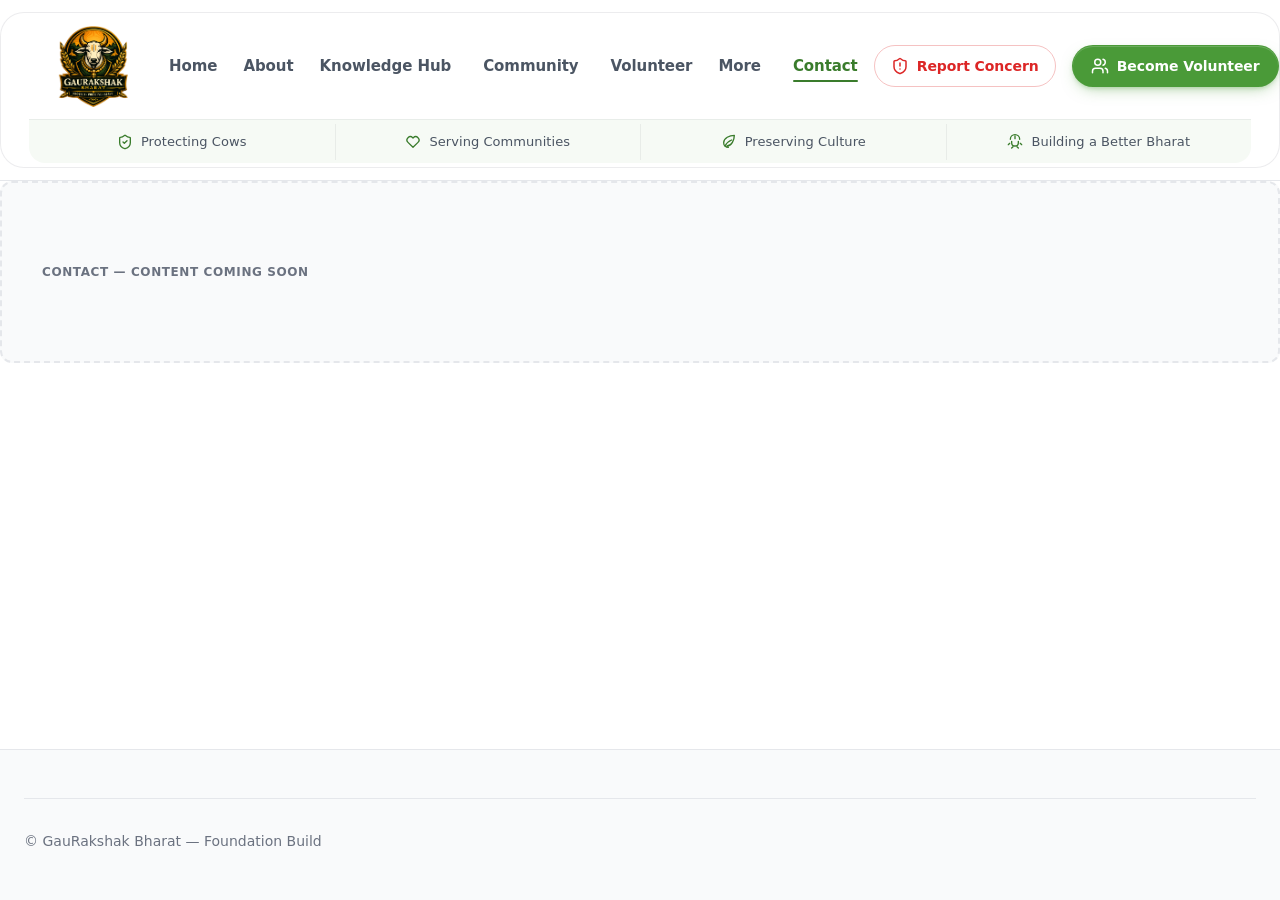
<file: pages/contact.html>
<!DOCTYPE html>
<html lang="en">
<head>
  <meta charset="UTF-8">
  <meta name="viewport" content="width=device-width, initial-scale=1.0">
  <title>Contact — GauRakshak Bharat</title>
  <meta name="description" content="Contact GauRakshak Bharat — get in touch for volunteer opportunities, partnerships, gaushala support, and general inquiries.">
  <meta name="robots" content="index, follow">
  <link rel="canonical" href="https://gaurakshakbharat.org/pages/contact.html">
  <link rel="icon" type="image/x-icon" href="../assets/icons/favicon.ico">
  <meta name="theme-color" content="#4a9a38">
  <link rel="stylesheet" href="../css/variables.css">
  <link rel="stylesheet" href="../css/style.css">
  <link rel="stylesheet" href="../css/animations.css">
  <link rel="stylesheet" href="../css/responsive.css">
</head>
<body>

  <div id="page-loader" class="page-loader" role="status" aria-live="polite" aria-label="Page loading">
    <div class="page-loader__spinner" aria-hidden="true"></div>
    <span class="u-sr-only">Loading...</span>
  </div>

  <div class="page-wrapper">

    <!-- =============================================
         HOMEPAGE NAVIGATION
         ============================================= -->

    <header class="navbar" role="banner">
      <div class="container navbar__shell">
        <div class="navbar__inner">
          <button
            class="navbar__toggle"
            type="button"
            aria-label="Open navigation menu"
            aria-expanded="false"
            aria-controls="mobile-nav">
            <span class="navbar__toggle-icon" aria-hidden="true">
              <span class="navbar__toggle-bar"></span>
              <span class="navbar__toggle-bar"></span>
              <span class="navbar__toggle-bar"></span>
            </span>
          </button>

        <a href="../index.html" class="navbar__brand" aria-label="GauRakshak Bharat — Home">
          <img src="../assets/icons/Mainlogo.png" alt="GauRakshak Bharat" class="navbar__logo">
        </a>

          <nav class="navbar__nav" id="main-nav" role="navigation" aria-label="Main navigation">
            <a href="../index.html" class="navbar__link">Home</a>
            <a href="about.html" class="navbar__link">About</a>
            <a href="knowledge.html" class="navbar__link navbar__link--has-icon">
              <span>Knowledge Hub</span>
              <svg class="icon icon--chevron" viewBox="0 0 24 24" aria-hidden="true">
                <path d="m6 9 6 6 6-6"></path>
              </svg>
            </a>
            <a href="community.html" class="navbar__link navbar__link--has-icon">
              Community
              <svg class="icon icon--chevron" viewBox="0 0 24 24" aria-hidden="true">
                <path d="m6 9 6 6 6-6"></path>
              </svg>
            </a>
            <a href="volunteer.html" class="navbar__link">Volunteer</a>
            <div class="navbar__item navbar__item--dropdown">
              <button class="navbar__link navbar__link--button navbar__link--has-icon" type="button" aria-expanded="false" aria-haspopup="true">
                More
                <svg class="icon icon--chevron" viewBox="0 0 24 24" aria-hidden="true">
                  <path d="m6 9 6 6 6-6"></path>
                </svg>
              </button>
              <div class="navbar__dropdown" role="menu" aria-label="More pages">
                <a href="events.html" class="navbar__dropdown-link" role="menuitem">
                  <svg class="icon" viewBox="0 0 24 24" aria-hidden="true">
                    <path d="M8 2v4M16 2v4M3 10h18"></path>
                    <rect x="3" y="4" width="18" height="18" rx="2"></rect>
                  </svg>
                  Events
                </a>
                <a href="gallery.html" class="navbar__dropdown-link" role="menuitem">
                  <svg class="icon" viewBox="0 0 24 24" aria-hidden="true">
                    <rect x="3" y="3" width="18" height="18" rx="2"></rect>
                    <circle cx="9" cy="9" r="2"></circle>
                    <path d="m21 15-3.1-3.1a2 2 0 0 0-2.8 0L6 21"></path>
                  </svg>
                  Gallery
                </a>
                <a href="report.html" class="navbar__dropdown-link" role="menuitem">
                  <svg class="icon" viewBox="0 0 24 24" aria-hidden="true">
                    <path d="M20 13c0 5-3.5 7.5-7.66 8.95a1 1 0 0 1-.67-.01C7.5 20.5 4 18 4 13V6a1 1 0 0 1 1-1c2 0 4.5-1.2 6.24-2.72a1.17 1.17 0 0 1 1.52 0C14.51 3.81 17 5 19 5a1 1 0 0 1 1 1z"></path>
                    <path d="M12 8v4M12 16h.01"></path>
                  </svg>
                  Report Concerns
                </a>
              </div>
            </div>
            <a href="contact.html" class="navbar__link is-active">Contact</a>
          </nav>

          <div class="navbar__actions">
            <a href="report.html" class="nav-action nav-action--report">
              <svg class="icon" viewBox="0 0 24 24" aria-hidden="true">
                <path d="M20 13c0 5-3.5 7.5-7.66 8.95a1 1 0 0 1-.67-.01C7.5 20.5 4 18 4 13V6a1 1 0 0 1 1-1c2 0 4.5-1.2 6.24-2.72a1.17 1.17 0 0 1 1.52 0C14.51 3.81 17 5 19 5a1 1 0 0 1 1 1z"></path>
                <path d="M12 8v4M12 16h.01"></path>
              </svg>
              <span>Report Concern</span>
            </a>
            <a href="volunteer.html" class="nav-action nav-action--volunteer">
              <svg class="icon" viewBox="0 0 24 24" aria-hidden="true">
                <path d="M16 21v-2a4 4 0 0 0-4-4H6a4 4 0 0 0-4 4v2"></path>
                <circle cx="9" cy="7" r="4"></circle>
                <path d="M22 21v-2a4 4 0 0 0-3-3.87M16 3.13a4 4 0 0 1 0 7.75"></path>
              </svg>
              <span>Become Volunteer</span>
            </a>
            <button
              id="theme-toggle"
              class="theme-toggle"
              type="button"
              aria-label="Toggle dark mode"
              aria-pressed="false">
              <svg class="icon theme-toggle__moon" viewBox="0 0 24 24" aria-hidden="true">
                <path d="M12 3a6 6 0 0 0 9 9 9 9 0 1 1-9-9Z"></path>
              </svg>
              <svg class="icon theme-toggle__sun" viewBox="0 0 24 24" aria-hidden="true">
                <circle cx="12" cy="12" r="4"></circle>
                <path d="M12 2v2M12 20v2M4.93 4.93l1.41 1.41M17.66 17.66l1.41 1.41M2 12h2M20 12h2M4.93 19.07l1.41-1.41M17.66 6.34l1.41-1.41"></path>
              </svg>
            </button>
          </div>
        </div>

        <div class="navbar__mobile-panel" id="mobile-nav" aria-hidden="true">
          <div class="mobile-menu">
            <nav class="mobile-menu__primary" aria-label="Mobile navigation">
              <a href="../index.html" class="mobile-menu__link is-active"><svg class="icon" viewBox="0 0 24 24" aria-hidden="true"><path d="m3 9 9-7 9 7v11a2 2 0 0 1-2 2h-4v-7H9v7H5a2 2 0 0 1-2-2z"></path></svg>Home</a>
              <a href="about.html" class="mobile-menu__link"><svg class="icon" viewBox="0 0 24 24" aria-hidden="true"><path d="M19 21v-2a4 4 0 0 0-4-4H9a4 4 0 0 0-4 4v2"></path><circle cx="12" cy="7" r="4"></circle></svg>About</a>
              <a href="knowledge.html" class="mobile-menu__link"><svg class="icon" viewBox="0 0 24 24" aria-hidden="true"><path d="M4 19.5A2.5 2.5 0 0 1 6.5 17H20"></path><path d="M4 4.5A2.5 2.5 0 0 1 6.5 2H20v20H6.5A2.5 2.5 0 0 1 4 19.5z"></path></svg>Knowledge Hub</a>
              <a href="community.html" class="mobile-menu__link"><svg class="icon" viewBox="0 0 24 24" aria-hidden="true"><path d="M16 21v-2a4 4 0 0 0-4-4H6a4 4 0 0 0-4 4v2"></path><circle cx="9" cy="7" r="4"></circle><path d="M22 21v-2a4 4 0 0 0-3-3.87M16 3.13a4 4 0 0 1 0 7.75"></path></svg>Community</a>
              <a href="volunteer.html" class="mobile-menu__link"><svg class="icon" viewBox="0 0 24 24" aria-hidden="true"><path d="M11 14h2a2 2 0 1 0 0-4h-3c-.6 0-1.1.2-1.5.6L3 16"></path><path d="m7 20 1.6-1.4c.4-.4.9-.6 1.5-.6H14c.6 0 1.1-.2 1.5-.6l5.5-5.4"></path><path d="m2 15 6 6"></path></svg>Volunteer</a>
              <a href="contact.html" class="mobile-menu__link"><svg class="icon" viewBox="0 0 24 24" aria-hidden="true"><rect x="2" y="4" width="20" height="16" rx="2"></rect><path d="m22 7-10 6L2 7"></path></svg>Contact</a>
            </nav>

            <div class="mobile-menu__more" aria-label="More pages">
              <p class="mobile-menu__heading">More</p>
              <a href="events.html" class="mobile-menu__link"><svg class="icon" viewBox="0 0 24 24" aria-hidden="true"><path d="M8 2v4M16 2v4M3 10h18"></path><rect x="3" y="4" width="18" height="18" rx="2"></rect></svg>Events</a>
              <a href="gallery.html" class="mobile-menu__link"><svg class="icon" viewBox="0 0 24 24" aria-hidden="true"><rect x="3" y="3" width="18" height="18" rx="2"></rect><circle cx="9" cy="9" r="2"></circle><path d="m21 15-3.1-3.1a2 2 0 0 0-2.8 0L6 21"></path></svg>Gallery</a>
              <a href="report.html" class="mobile-menu__link"><svg class="icon" viewBox="0 0 24 24" aria-hidden="true"><path d="M20 13c0 5-3.5 7.5-7.66 8.95a1 1 0 0 1-.67-.01C7.5 20.5 4 18 4 13V6a1 1 0 0 1 1-1c2 0 4.5-1.2 6.24-2.72a1.17 1.17 0 0 1 1.52 0C14.51 3.81 17 5 19 5a1 1 0 0 1 1 1z"></path><path d="M12 8v4M12 16h.01"></path></svg>Report Concerns</a>
            </div>

            <button class="mobile-menu__close" type="button" aria-label="Close navigation menu">
              <svg class="icon" viewBox="0 0 24 24" aria-hidden="true">
                <path d="M18 6 6 18M6 6l12 12"></path>
              </svg>
            </button>
          </div>
        </div>

        <div class="navbar__value-strip" aria-label="Platform values">
          <span class="value-strip__item"><svg class="icon" viewBox="0 0 24 24" aria-hidden="true"><path d="M20 13c0 5-3.5 7.5-7.66 8.95a1 1 0 0 1-.67-.01C7.5 20.5 4 18 4 13V6a1 1 0 0 1 1-1c2 0 4.5-1.2 6.24-2.72a1.17 1.17 0 0 1 1.52 0C14.51 3.81 17 5 19 5a1 1 0 0 1 1 1z"></path><path d="m9 12 2 2 4-4"></path></svg>Protecting Cows</span>
          <span class="value-strip__item"><svg class="icon" viewBox="0 0 24 24" aria-hidden="true"><path d="M19.5 12.6 12 20l-7.5-7.4a5 5 0 1 1 7.1-7.1l.4.4.4-.4a5 5 0 1 1 7.1 7.1Z"></path></svg>Serving Communities</span>
          <span class="value-strip__item"><svg class="icon" viewBox="0 0 24 24" aria-hidden="true"><path d="M11 20A7 7 0 0 1 4 13c0-7 9-11 16-11 0 7-4 16-11 16Z"></path><path d="M6 18c2-4 5-7 10-9"></path></svg>Preserving Culture</span>
          <span class="value-strip__item"><svg class="icon" viewBox="0 0 24 24" aria-hidden="true"><path d="M7 11v2a5 5 0 0 0 10 0v-2"></path><path d="M5 8a7 7 0 0 1 14 0"></path><path d="M12 3v4M4 14l-2 2M20 14l2 2M7 21l2-2M17 21l-2-2"></path></svg>Building a Better Bharat</span>
        </div>
      </div>
    </header>

    <main id="main-content" class="main-content" role="main">
      <section class="section section--placeholder" aria-label="Contact page content placeholder" data-placeholder-label="Contact — Content Coming Soon"></section>
    </main>

    <footer class="footer" role="contentinfo">
      <div class="container footer__inner">
        <div class="footer__bottom">
          <p>&copy; GauRakshak Bharat — Foundation Build</p>
        </div>
      </div>
    </footer>

  </div>

  <button id="back-to-top" class="back-to-top" type="button" aria-label="Back to top" title="Back to top">↑</button>

  <script src="../js/animations.js" defer></script>
  <script src="../js/script.js" defer></script>
  <script src="../js/ui.js" defer></script>
</body>
</html>
</file>
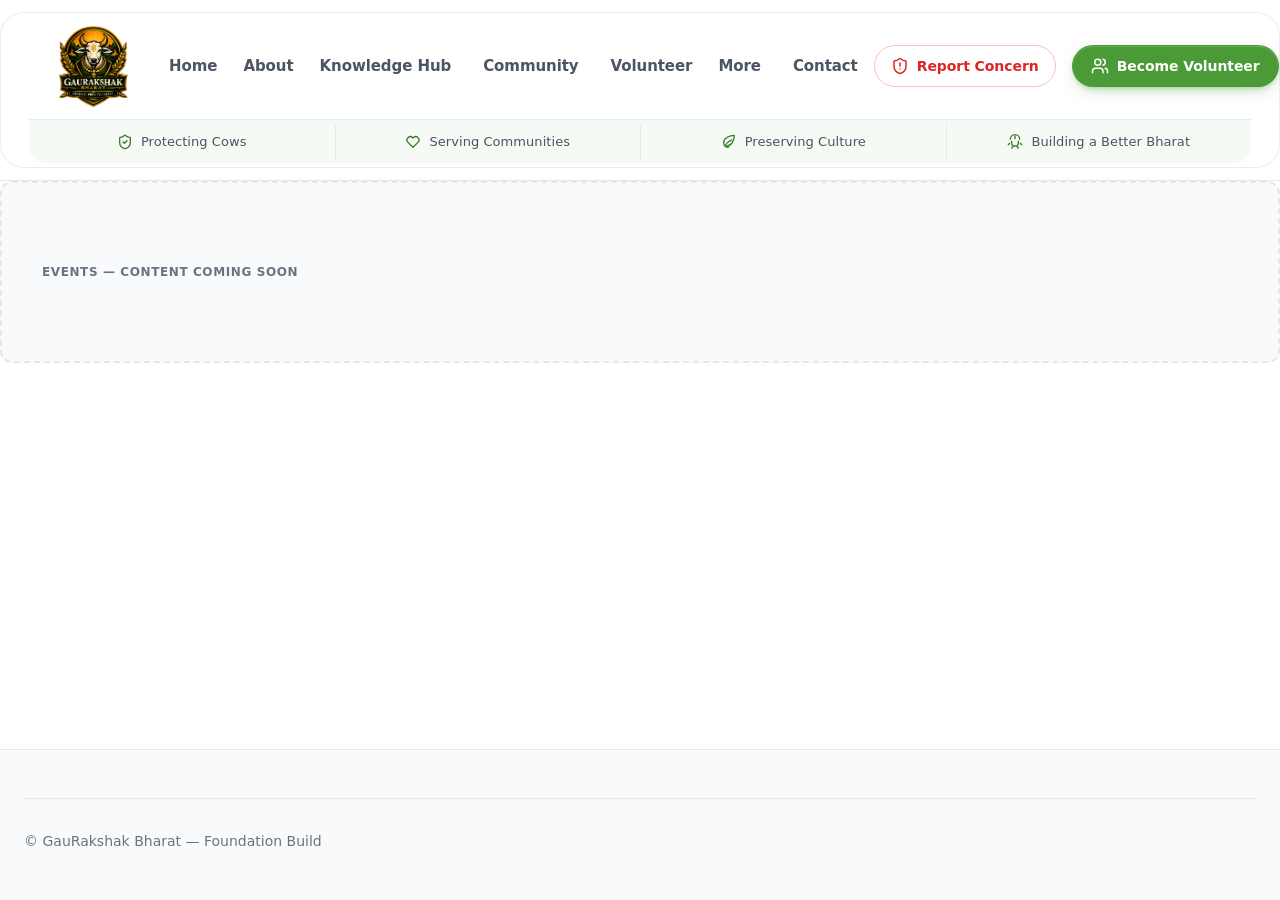
<file: pages/events.html>
<!DOCTYPE html>
<html lang="en">
<head>
  <meta charset="UTF-8">
  <meta name="viewport" content="width=device-width, initial-scale=1.0">
  <title>Events — GauRakshak Bharat</title>
  <meta name="description" content="Discover upcoming GauRakshak Bharat events — workshops, awareness drives, gaushala visits, and community gatherings.">
  <meta name="robots" content="index, follow">
  <link rel="canonical" href="https://gaurakshakbharat.org/pages/events.html">
  <link rel="icon" type="image/x-icon" href="../assets/icons/favicon.ico">
  <meta name="theme-color" content="#4a9a38">
  <link rel="stylesheet" href="../css/variables.css">
  <link rel="stylesheet" href="../css/style.css">
  <link rel="stylesheet" href="../css/animations.css">
  <link rel="stylesheet" href="../css/responsive.css">
</head>
<body>

  <div id="page-loader" class="page-loader" role="status" aria-live="polite" aria-label="Page loading">
    <div class="page-loader__spinner" aria-hidden="true"></div>
    <span class="u-sr-only">Loading...</span>
  </div>

  <div class="page-wrapper">

    <!-- =============================================
         HOMEPAGE NAVIGATION
         ============================================= -->

    <header class="navbar" role="banner">
      <div class="container navbar__shell">
        <div class="navbar__inner">
          <button
            class="navbar__toggle"
            type="button"
            aria-label="Open navigation menu"
            aria-expanded="false"
            aria-controls="mobile-nav">
            <span class="navbar__toggle-icon" aria-hidden="true">
              <span class="navbar__toggle-bar"></span>
              <span class="navbar__toggle-bar"></span>
              <span class="navbar__toggle-bar"></span>
            </span>
          </button>

        <a href="../index.html" class="navbar__brand" aria-label="GauRakshak Bharat — Home">
          <img src="../assets/icons/Mainlogo.png" alt="GauRakshak Bharat" class="navbar__logo">
        </a>

          <nav class="navbar__nav" id="main-nav" role="navigation" aria-label="Main navigation">
            <a href="../index.html" class="navbar__link">Home</a>
            <a href="about.html" class="navbar__link">About</a>
            <a href="knowledge.html" class="navbar__link navbar__link--has-icon">
              <span>Knowledge Hub</span>
              <svg class="icon icon--chevron" viewBox="0 0 24 24" aria-hidden="true">
                <path d="m6 9 6 6 6-6"></path>
              </svg>
            </a>
            <a href="community.html" class="navbar__link navbar__link--has-icon">
              Community
              <svg class="icon icon--chevron" viewBox="0 0 24 24" aria-hidden="true">
                <path d="m6 9 6 6 6-6"></path>
              </svg>
            </a>
            <a href="volunteer.html" class="navbar__link">Volunteer</a>
            <div class="navbar__item navbar__item--dropdown">
              <button class="navbar__link navbar__link--button navbar__link--has-icon" type="button" aria-expanded="false" aria-haspopup="true">
                More
                <svg class="icon icon--chevron" viewBox="0 0 24 24" aria-hidden="true">
                  <path d="m6 9 6 6 6-6"></path>
                </svg>
              </button>
              <div class="navbar__dropdown" role="menu" aria-label="More pages">
                <a href="events.html" class="navbar__dropdown-link" role="menuitem is-active">
                  <svg class="icon" viewBox="0 0 24 24" aria-hidden="true">
                    <path d="M8 2v4M16 2v4M3 10h18"></path>
                    <rect x="3" y="4" width="18" height="18" rx="2"></rect>
                  </svg>
                  Events
                </a>
                <a href="gallery.html" class="navbar__dropdown-link" role="menuitem">
                  <svg class="icon" viewBox="0 0 24 24" aria-hidden="true">
                    <rect x="3" y="3" width="18" height="18" rx="2"></rect>
                    <circle cx="9" cy="9" r="2"></circle>
                    <path d="m21 15-3.1-3.1a2 2 0 0 0-2.8 0L6 21"></path>
                  </svg>
                  Gallery
                </a>
                <a href="report.html" class="navbar__dropdown-link" role="menuitem">
                  <svg class="icon" viewBox="0 0 24 24" aria-hidden="true">
                    <path d="M20 13c0 5-3.5 7.5-7.66 8.95a1 1 0 0 1-.67-.01C7.5 20.5 4 18 4 13V6a1 1 0 0 1 1-1c2 0 4.5-1.2 6.24-2.72a1.17 1.17 0 0 1 1.52 0C14.51 3.81 17 5 19 5a1 1 0 0 1 1 1z"></path>
                    <path d="M12 8v4M12 16h.01"></path>
                  </svg>
                  Report Concerns
                </a>
              </div>
            </div>
            <a href="contact.html" class="navbar__link">Contact</a>
          </nav>

          <div class="navbar__actions">
            <a href="report.html" class="nav-action nav-action--report">
              <svg class="icon" viewBox="0 0 24 24" aria-hidden="true">
                <path d="M20 13c0 5-3.5 7.5-7.66 8.95a1 1 0 0 1-.67-.01C7.5 20.5 4 18 4 13V6a1 1 0 0 1 1-1c2 0 4.5-1.2 6.24-2.72a1.17 1.17 0 0 1 1.52 0C14.51 3.81 17 5 19 5a1 1 0 0 1 1 1z"></path>
                <path d="M12 8v4M12 16h.01"></path>
              </svg>
              <span>Report Concern</span>
            </a>
            <a href="volunteer.html" class="nav-action nav-action--volunteer">
              <svg class="icon" viewBox="0 0 24 24" aria-hidden="true">
                <path d="M16 21v-2a4 4 0 0 0-4-4H6a4 4 0 0 0-4 4v2"></path>
                <circle cx="9" cy="7" r="4"></circle>
                <path d="M22 21v-2a4 4 0 0 0-3-3.87M16 3.13a4 4 0 0 1 0 7.75"></path>
              </svg>
              <span>Become Volunteer</span>
            </a>
            <button
              id="theme-toggle"
              class="theme-toggle"
              type="button"
              aria-label="Toggle dark mode"
              aria-pressed="false">
              <svg class="icon theme-toggle__moon" viewBox="0 0 24 24" aria-hidden="true">
                <path d="M12 3a6 6 0 0 0 9 9 9 9 0 1 1-9-9Z"></path>
              </svg>
              <svg class="icon theme-toggle__sun" viewBox="0 0 24 24" aria-hidden="true">
                <circle cx="12" cy="12" r="4"></circle>
                <path d="M12 2v2M12 20v2M4.93 4.93l1.41 1.41M17.66 17.66l1.41 1.41M2 12h2M20 12h2M4.93 19.07l1.41-1.41M17.66 6.34l1.41-1.41"></path>
              </svg>
            </button>
          </div>
        </div>

        <div class="navbar__mobile-panel" id="mobile-nav" aria-hidden="true">
          <div class="mobile-menu">
            <nav class="mobile-menu__primary" aria-label="Mobile navigation">
              <a href="../index.html" class="mobile-menu__link is-active"><svg class="icon" viewBox="0 0 24 24" aria-hidden="true"><path d="m3 9 9-7 9 7v11a2 2 0 0 1-2 2h-4v-7H9v7H5a2 2 0 0 1-2-2z"></path></svg>Home</a>
              <a href="about.html" class="mobile-menu__link"><svg class="icon" viewBox="0 0 24 24" aria-hidden="true"><path d="M19 21v-2a4 4 0 0 0-4-4H9a4 4 0 0 0-4 4v2"></path><circle cx="12" cy="7" r="4"></circle></svg>About</a>
              <a href="knowledge.html" class="mobile-menu__link"><svg class="icon" viewBox="0 0 24 24" aria-hidden="true"><path d="M4 19.5A2.5 2.5 0 0 1 6.5 17H20"></path><path d="M4 4.5A2.5 2.5 0 0 1 6.5 2H20v20H6.5A2.5 2.5 0 0 1 4 19.5z"></path></svg>Knowledge Hub</a>
              <a href="community.html" class="mobile-menu__link"><svg class="icon" viewBox="0 0 24 24" aria-hidden="true"><path d="M16 21v-2a4 4 0 0 0-4-4H6a4 4 0 0 0-4 4v2"></path><circle cx="9" cy="7" r="4"></circle><path d="M22 21v-2a4 4 0 0 0-3-3.87M16 3.13a4 4 0 0 1 0 7.75"></path></svg>Community</a>
              <a href="volunteer.html" class="mobile-menu__link"><svg class="icon" viewBox="0 0 24 24" aria-hidden="true"><path d="M11 14h2a2 2 0 1 0 0-4h-3c-.6 0-1.1.2-1.5.6L3 16"></path><path d="m7 20 1.6-1.4c.4-.4.9-.6 1.5-.6H14c.6 0 1.1-.2 1.5-.6l5.5-5.4"></path><path d="m2 15 6 6"></path></svg>Volunteer</a>
              <a href="contact.html" class="mobile-menu__link"><svg class="icon" viewBox="0 0 24 24" aria-hidden="true"><rect x="2" y="4" width="20" height="16" rx="2"></rect><path d="m22 7-10 6L2 7"></path></svg>Contact</a>
            </nav>

            <div class="mobile-menu__more" aria-label="More pages">
              <p class="mobile-menu__heading">More</p>
              <a href="events.html" class="mobile-menu__link"><svg class="icon" viewBox="0 0 24 24" aria-hidden="true"><path d="M8 2v4M16 2v4M3 10h18"></path><rect x="3" y="4" width="18" height="18" rx="2"></rect></svg>Events</a>
              <a href="gallery.html" class="mobile-menu__link"><svg class="icon" viewBox="0 0 24 24" aria-hidden="true"><rect x="3" y="3" width="18" height="18" rx="2"></rect><circle cx="9" cy="9" r="2"></circle><path d="m21 15-3.1-3.1a2 2 0 0 0-2.8 0L6 21"></path></svg>Gallery</a>
              <a href="report.html" class="mobile-menu__link"><svg class="icon" viewBox="0 0 24 24" aria-hidden="true"><path d="M20 13c0 5-3.5 7.5-7.66 8.95a1 1 0 0 1-.67-.01C7.5 20.5 4 18 4 13V6a1 1 0 0 1 1-1c2 0 4.5-1.2 6.24-2.72a1.17 1.17 0 0 1 1.52 0C14.51 3.81 17 5 19 5a1 1 0 0 1 1 1z"></path><path d="M12 8v4M12 16h.01"></path></svg>Report Concerns</a>
            </div>

            <button class="mobile-menu__close" type="button" aria-label="Close navigation menu">
              <svg class="icon" viewBox="0 0 24 24" aria-hidden="true">
                <path d="M18 6 6 18M6 6l12 12"></path>
              </svg>
            </button>
          </div>
        </div>

        <div class="navbar__value-strip" aria-label="Platform values">
          <span class="value-strip__item"><svg class="icon" viewBox="0 0 24 24" aria-hidden="true"><path d="M20 13c0 5-3.5 7.5-7.66 8.95a1 1 0 0 1-.67-.01C7.5 20.5 4 18 4 13V6a1 1 0 0 1 1-1c2 0 4.5-1.2 6.24-2.72a1.17 1.17 0 0 1 1.52 0C14.51 3.81 17 5 19 5a1 1 0 0 1 1 1z"></path><path d="m9 12 2 2 4-4"></path></svg>Protecting Cows</span>
          <span class="value-strip__item"><svg class="icon" viewBox="0 0 24 24" aria-hidden="true"><path d="M19.5 12.6 12 20l-7.5-7.4a5 5 0 1 1 7.1-7.1l.4.4.4-.4a5 5 0 1 1 7.1 7.1Z"></path></svg>Serving Communities</span>
          <span class="value-strip__item"><svg class="icon" viewBox="0 0 24 24" aria-hidden="true"><path d="M11 20A7 7 0 0 1 4 13c0-7 9-11 16-11 0 7-4 16-11 16Z"></path><path d="M6 18c2-4 5-7 10-9"></path></svg>Preserving Culture</span>
          <span class="value-strip__item"><svg class="icon" viewBox="0 0 24 24" aria-hidden="true"><path d="M7 11v2a5 5 0 0 0 10 0v-2"></path><path d="M5 8a7 7 0 0 1 14 0"></path><path d="M12 3v4M4 14l-2 2M20 14l2 2M7 21l2-2M17 21l-2-2"></path></svg>Building a Better Bharat</span>
        </div>
      </div>
    </header>

    <main id="main-content" class="main-content" role="main">
      <section class="section section--placeholder" aria-label="Events page content placeholder" data-placeholder-label="Events — Content Coming Soon"></section>
    </main>

    <footer class="footer" role="contentinfo">
      <div class="container footer__inner">
        <div class="footer__bottom">
          <p>&copy; GauRakshak Bharat — Foundation Build</p>
        </div>
      </div>
    </footer>

  </div>

  <button id="back-to-top" class="back-to-top" type="button" aria-label="Back to top" title="Back to top">↑</button>

  <script src="../js/animations.js" defer></script>
  <script src="../js/script.js" defer></script>
  <script src="../js/ui.js" defer></script>
</body>
</html>
</file>
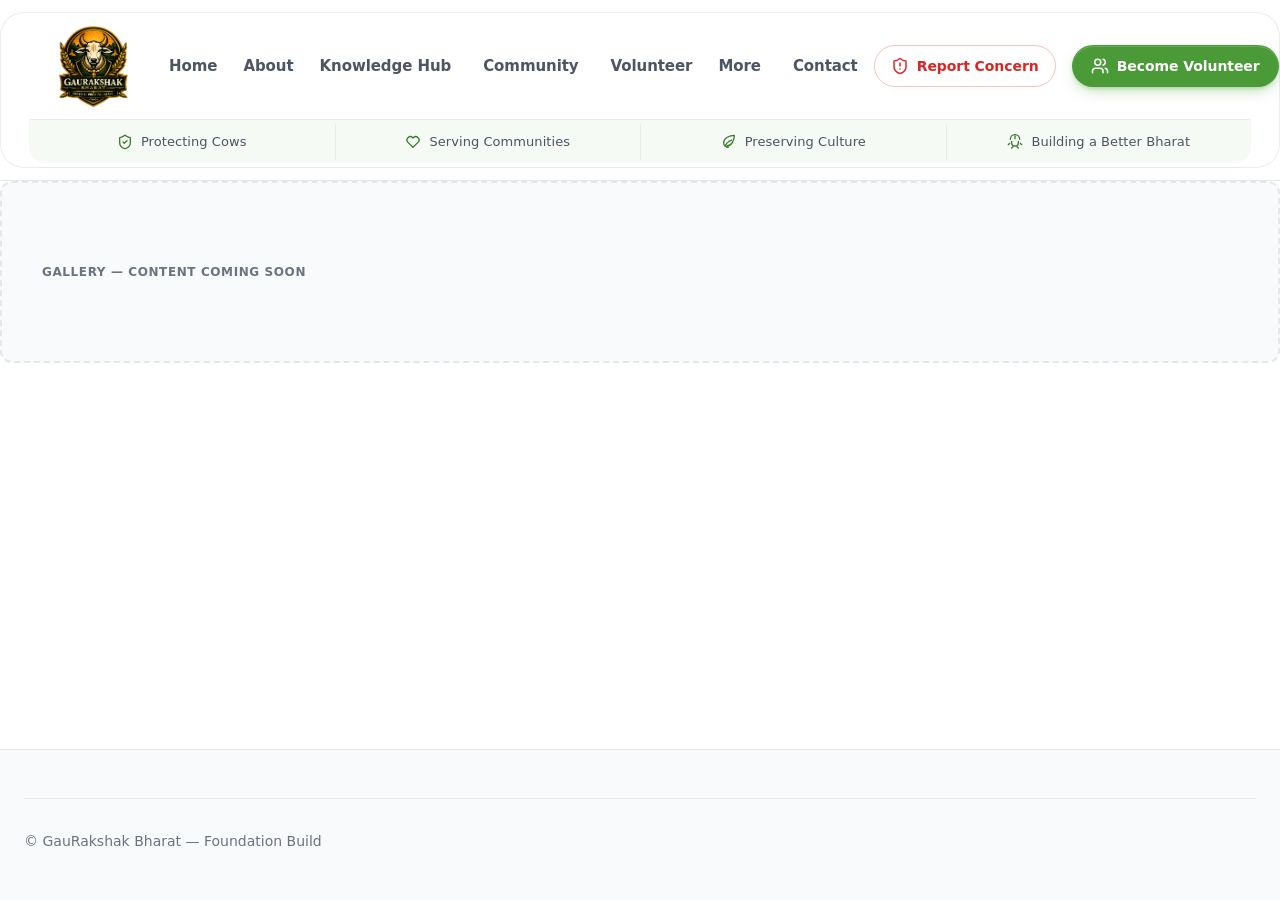
<file: pages/gallery.html>
<!DOCTYPE html>
<html lang="en">
<head>
  <meta charset="UTF-8">
  <meta name="viewport" content="width=device-width, initial-scale=1.0">
  <title>Gallery — GauRakshak Bharat</title>
  <meta name="description" content="Browse the GauRakshak Bharat gallery — photos and stories from gaushalas, rescue efforts, and community events.">
  <meta name="robots" content="index, follow">
  <link rel="canonical" href="https://gaurakshakbharat.org/pages/gallery.html">
  <link rel="icon" type="image/x-icon" href="../assets/icons/favicon.ico">
  <meta name="theme-color" content="#4a9a38">
  <link rel="stylesheet" href="../css/variables.css">
  <link rel="stylesheet" href="../css/style.css">
  <link rel="stylesheet" href="../css/animations.css">
  <link rel="stylesheet" href="../css/responsive.css">
</head>
<body>

  <div id="page-loader" class="page-loader" role="status" aria-live="polite" aria-label="Page loading">
    <div class="page-loader__spinner" aria-hidden="true"></div>
    <span class="u-sr-only">Loading...</span>
  </div>

  <div class="page-wrapper">

    <!-- =============================================
         HOMEPAGE NAVIGATION
         ============================================= -->

    <header class="navbar" role="banner">
      <div class="container navbar__shell">
        <div class="navbar__inner">
          <button
            class="navbar__toggle"
            type="button"
            aria-label="Open navigation menu"
            aria-expanded="false"
            aria-controls="mobile-nav">
            <span class="navbar__toggle-icon" aria-hidden="true">
              <span class="navbar__toggle-bar"></span>
              <span class="navbar__toggle-bar"></span>
              <span class="navbar__toggle-bar"></span>
            </span>
          </button>

        <a href="../index.html" class="navbar__brand" aria-label="GauRakshak Bharat — Home">
          <img src="../assets/icons/Mainlogo.png" alt="GauRakshak Bharat" class="navbar__logo">
        </a>

          <nav class="navbar__nav" id="main-nav" role="navigation" aria-label="Main navigation">
            <a href="../index.html" class="navbar__link">Home</a>
            <a href="about.html" class="navbar__link">About</a>
            <a href="knowledge.html" class="navbar__link navbar__link--has-icon">
              <span>Knowledge Hub</span>
              <svg class="icon icon--chevron" viewBox="0 0 24 24" aria-hidden="true">
                <path d="m6 9 6 6 6-6"></path>
              </svg>
            </a>
            <a href="community.html" class="navbar__link navbar__link--has-icon">
              Community
              <svg class="icon icon--chevron" viewBox="0 0 24 24" aria-hidden="true">
                <path d="m6 9 6 6 6-6"></path>
              </svg>
            </a>
            <a href="volunteer.html" class="navbar__link">Volunteer</a>
            <div class="navbar__item navbar__item--dropdown">
              <button class="navbar__link navbar__link--button navbar__link--has-icon" type="button" aria-expanded="false" aria-haspopup="true">
                More
                <svg class="icon icon--chevron" viewBox="0 0 24 24" aria-hidden="true">
                  <path d="m6 9 6 6 6-6"></path>
                </svg>
              </button>
              <div class="navbar__dropdown" role="menu" aria-label="More pages">
                <a href="events.html" class="navbar__dropdown-link" role="menuitem">
                  <svg class="icon" viewBox="0 0 24 24" aria-hidden="true">
                    <path d="M8 2v4M16 2v4M3 10h18"></path>
                    <rect x="3" y="4" width="18" height="18" rx="2"></rect>
                  </svg>
                  Events
                </a>
                <a href="gallery.html" class="navbar__dropdown-link" role="menuitem is-active">
                  <svg class="icon" viewBox="0 0 24 24" aria-hidden="true">
                    <rect x="3" y="3" width="18" height="18" rx="2"></rect>
                    <circle cx="9" cy="9" r="2"></circle>
                    <path d="m21 15-3.1-3.1a2 2 0 0 0-2.8 0L6 21"></path>
                  </svg>
                  Gallery
                </a>
                <a href="report.html" class="navbar__dropdown-link" role="menuitem">
                  <svg class="icon" viewBox="0 0 24 24" aria-hidden="true">
                    <path d="M20 13c0 5-3.5 7.5-7.66 8.95a1 1 0 0 1-.67-.01C7.5 20.5 4 18 4 13V6a1 1 0 0 1 1-1c2 0 4.5-1.2 6.24-2.72a1.17 1.17 0 0 1 1.52 0C14.51 3.81 17 5 19 5a1 1 0 0 1 1 1z"></path>
                    <path d="M12 8v4M12 16h.01"></path>
                  </svg>
                  Report Concerns
                </a>
              </div>
            </div>
            <a href="contact.html" class="navbar__link">Contact</a>
          </nav>

          <div class="navbar__actions">
            <a href="report.html" class="nav-action nav-action--report">
              <svg class="icon" viewBox="0 0 24 24" aria-hidden="true">
                <path d="M20 13c0 5-3.5 7.5-7.66 8.95a1 1 0 0 1-.67-.01C7.5 20.5 4 18 4 13V6a1 1 0 0 1 1-1c2 0 4.5-1.2 6.24-2.72a1.17 1.17 0 0 1 1.52 0C14.51 3.81 17 5 19 5a1 1 0 0 1 1 1z"></path>
                <path d="M12 8v4M12 16h.01"></path>
              </svg>
              <span>Report Concern</span>
            </a>
            <a href="volunteer.html" class="nav-action nav-action--volunteer">
              <svg class="icon" viewBox="0 0 24 24" aria-hidden="true">
                <path d="M16 21v-2a4 4 0 0 0-4-4H6a4 4 0 0 0-4 4v2"></path>
                <circle cx="9" cy="7" r="4"></circle>
                <path d="M22 21v-2a4 4 0 0 0-3-3.87M16 3.13a4 4 0 0 1 0 7.75"></path>
              </svg>
              <span>Become Volunteer</span>
            </a>
            <button
              id="theme-toggle"
              class="theme-toggle"
              type="button"
              aria-label="Toggle dark mode"
              aria-pressed="false">
              <svg class="icon theme-toggle__moon" viewBox="0 0 24 24" aria-hidden="true">
                <path d="M12 3a6 6 0 0 0 9 9 9 9 0 1 1-9-9Z"></path>
              </svg>
              <svg class="icon theme-toggle__sun" viewBox="0 0 24 24" aria-hidden="true">
                <circle cx="12" cy="12" r="4"></circle>
                <path d="M12 2v2M12 20v2M4.93 4.93l1.41 1.41M17.66 17.66l1.41 1.41M2 12h2M20 12h2M4.93 19.07l1.41-1.41M17.66 6.34l1.41-1.41"></path>
              </svg>
            </button>
          </div>
        </div>

        <div class="navbar__mobile-panel" id="mobile-nav" aria-hidden="true">
          <div class="mobile-menu">
            <nav class="mobile-menu__primary" aria-label="Mobile navigation">
              <a href="../index.html" class="mobile-menu__link is-active"><svg class="icon" viewBox="0 0 24 24" aria-hidden="true"><path d="m3 9 9-7 9 7v11a2 2 0 0 1-2 2h-4v-7H9v7H5a2 2 0 0 1-2-2z"></path></svg>Home</a>
              <a href="about.html" class="mobile-menu__link"><svg class="icon" viewBox="0 0 24 24" aria-hidden="true"><path d="M19 21v-2a4 4 0 0 0-4-4H9a4 4 0 0 0-4 4v2"></path><circle cx="12" cy="7" r="4"></circle></svg>About</a>
              <a href="knowledge.html" class="mobile-menu__link"><svg class="icon" viewBox="0 0 24 24" aria-hidden="true"><path d="M4 19.5A2.5 2.5 0 0 1 6.5 17H20"></path><path d="M4 4.5A2.5 2.5 0 0 1 6.5 2H20v20H6.5A2.5 2.5 0 0 1 4 19.5z"></path></svg>Knowledge Hub</a>
              <a href="community.html" class="mobile-menu__link"><svg class="icon" viewBox="0 0 24 24" aria-hidden="true"><path d="M16 21v-2a4 4 0 0 0-4-4H6a4 4 0 0 0-4 4v2"></path><circle cx="9" cy="7" r="4"></circle><path d="M22 21v-2a4 4 0 0 0-3-3.87M16 3.13a4 4 0 0 1 0 7.75"></path></svg>Community</a>
              <a href="volunteer.html" class="mobile-menu__link"><svg class="icon" viewBox="0 0 24 24" aria-hidden="true"><path d="M11 14h2a2 2 0 1 0 0-4h-3c-.6 0-1.1.2-1.5.6L3 16"></path><path d="m7 20 1.6-1.4c.4-.4.9-.6 1.5-.6H14c.6 0 1.1-.2 1.5-.6l5.5-5.4"></path><path d="m2 15 6 6"></path></svg>Volunteer</a>
              <a href="contact.html" class="mobile-menu__link"><svg class="icon" viewBox="0 0 24 24" aria-hidden="true"><rect x="2" y="4" width="20" height="16" rx="2"></rect><path d="m22 7-10 6L2 7"></path></svg>Contact</a>
            </nav>

            <div class="mobile-menu__more" aria-label="More pages">
              <p class="mobile-menu__heading">More</p>
              <a href="events.html" class="mobile-menu__link"><svg class="icon" viewBox="0 0 24 24" aria-hidden="true"><path d="M8 2v4M16 2v4M3 10h18"></path><rect x="3" y="4" width="18" height="18" rx="2"></rect></svg>Events</a>
              <a href="gallery.html" class="mobile-menu__link"><svg class="icon" viewBox="0 0 24 24" aria-hidden="true"><rect x="3" y="3" width="18" height="18" rx="2"></rect><circle cx="9" cy="9" r="2"></circle><path d="m21 15-3.1-3.1a2 2 0 0 0-2.8 0L6 21"></path></svg>Gallery</a>
              <a href="report.html" class="mobile-menu__link"><svg class="icon" viewBox="0 0 24 24" aria-hidden="true"><path d="M20 13c0 5-3.5 7.5-7.66 8.95a1 1 0 0 1-.67-.01C7.5 20.5 4 18 4 13V6a1 1 0 0 1 1-1c2 0 4.5-1.2 6.24-2.72a1.17 1.17 0 0 1 1.52 0C14.51 3.81 17 5 19 5a1 1 0 0 1 1 1z"></path><path d="M12 8v4M12 16h.01"></path></svg>Report Concerns</a>
            </div>

            <button class="mobile-menu__close" type="button" aria-label="Close navigation menu">
              <svg class="icon" viewBox="0 0 24 24" aria-hidden="true">
                <path d="M18 6 6 18M6 6l12 12"></path>
              </svg>
            </button>
          </div>
        </div>

        <div class="navbar__value-strip" aria-label="Platform values">
          <span class="value-strip__item"><svg class="icon" viewBox="0 0 24 24" aria-hidden="true"><path d="M20 13c0 5-3.5 7.5-7.66 8.95a1 1 0 0 1-.67-.01C7.5 20.5 4 18 4 13V6a1 1 0 0 1 1-1c2 0 4.5-1.2 6.24-2.72a1.17 1.17 0 0 1 1.52 0C14.51 3.81 17 5 19 5a1 1 0 0 1 1 1z"></path><path d="m9 12 2 2 4-4"></path></svg>Protecting Cows</span>
          <span class="value-strip__item"><svg class="icon" viewBox="0 0 24 24" aria-hidden="true"><path d="M19.5 12.6 12 20l-7.5-7.4a5 5 0 1 1 7.1-7.1l.4.4.4-.4a5 5 0 1 1 7.1 7.1Z"></path></svg>Serving Communities</span>
          <span class="value-strip__item"><svg class="icon" viewBox="0 0 24 24" aria-hidden="true"><path d="M11 20A7 7 0 0 1 4 13c0-7 9-11 16-11 0 7-4 16-11 16Z"></path><path d="M6 18c2-4 5-7 10-9"></path></svg>Preserving Culture</span>
          <span class="value-strip__item"><svg class="icon" viewBox="0 0 24 24" aria-hidden="true"><path d="M7 11v2a5 5 0 0 0 10 0v-2"></path><path d="M5 8a7 7 0 0 1 14 0"></path><path d="M12 3v4M4 14l-2 2M20 14l2 2M7 21l2-2M17 21l-2-2"></path></svg>Building a Better Bharat</span>
        </div>
      </div>
    </header>

    <main id="main-content" class="main-content" role="main">
      <section class="section section--placeholder" aria-label="Gallery page content placeholder" data-placeholder-label="Gallery — Content Coming Soon"></section>
    </main>

    <footer class="footer" role="contentinfo">
      <div class="container footer__inner">
        <div class="footer__bottom">
          <p>&copy; GauRakshak Bharat — Foundation Build</p>
        </div>
      </div>
    </footer>

  </div>

  <button id="back-to-top" class="back-to-top" type="button" aria-label="Back to top" title="Back to top">↑</button>

  <script src="../js/animations.js" defer></script>
  <script src="../js/script.js" defer></script>
  <script src="../js/ui.js" defer></script>
</body>
</html>
</file>
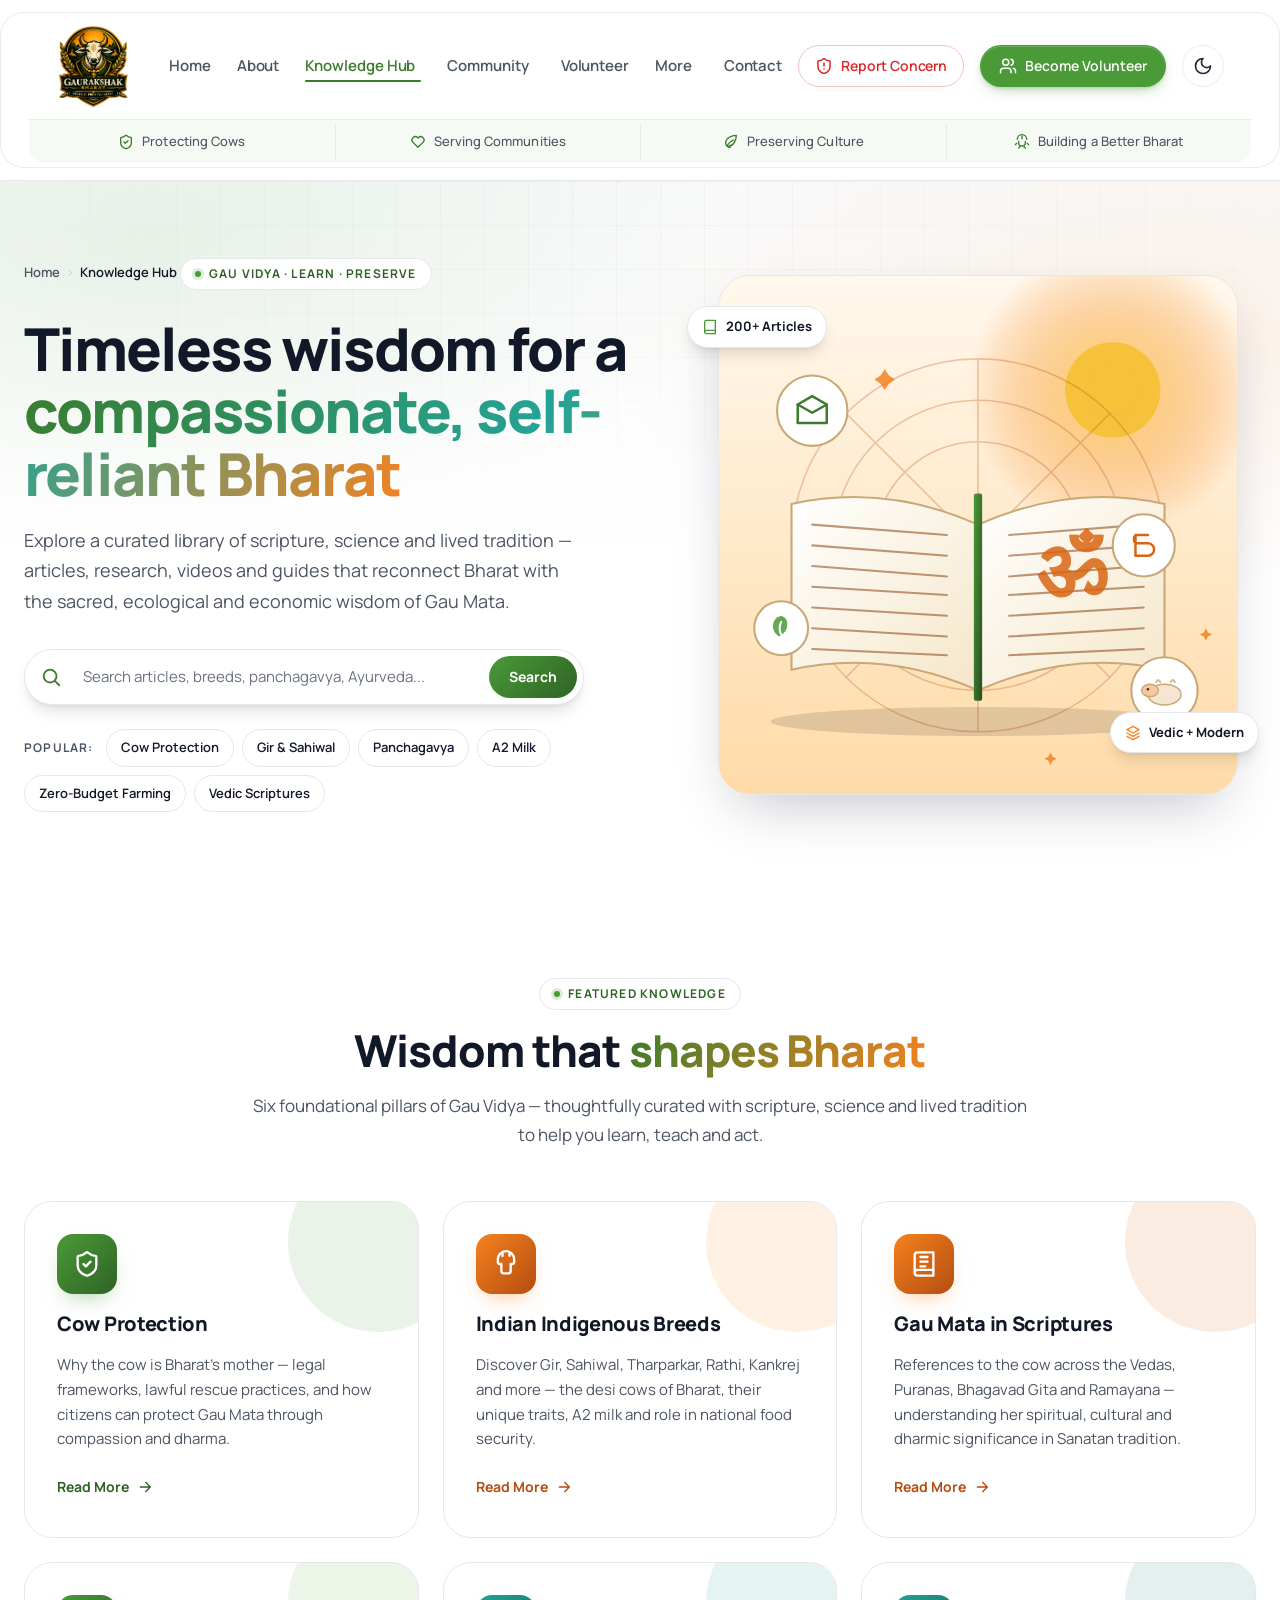
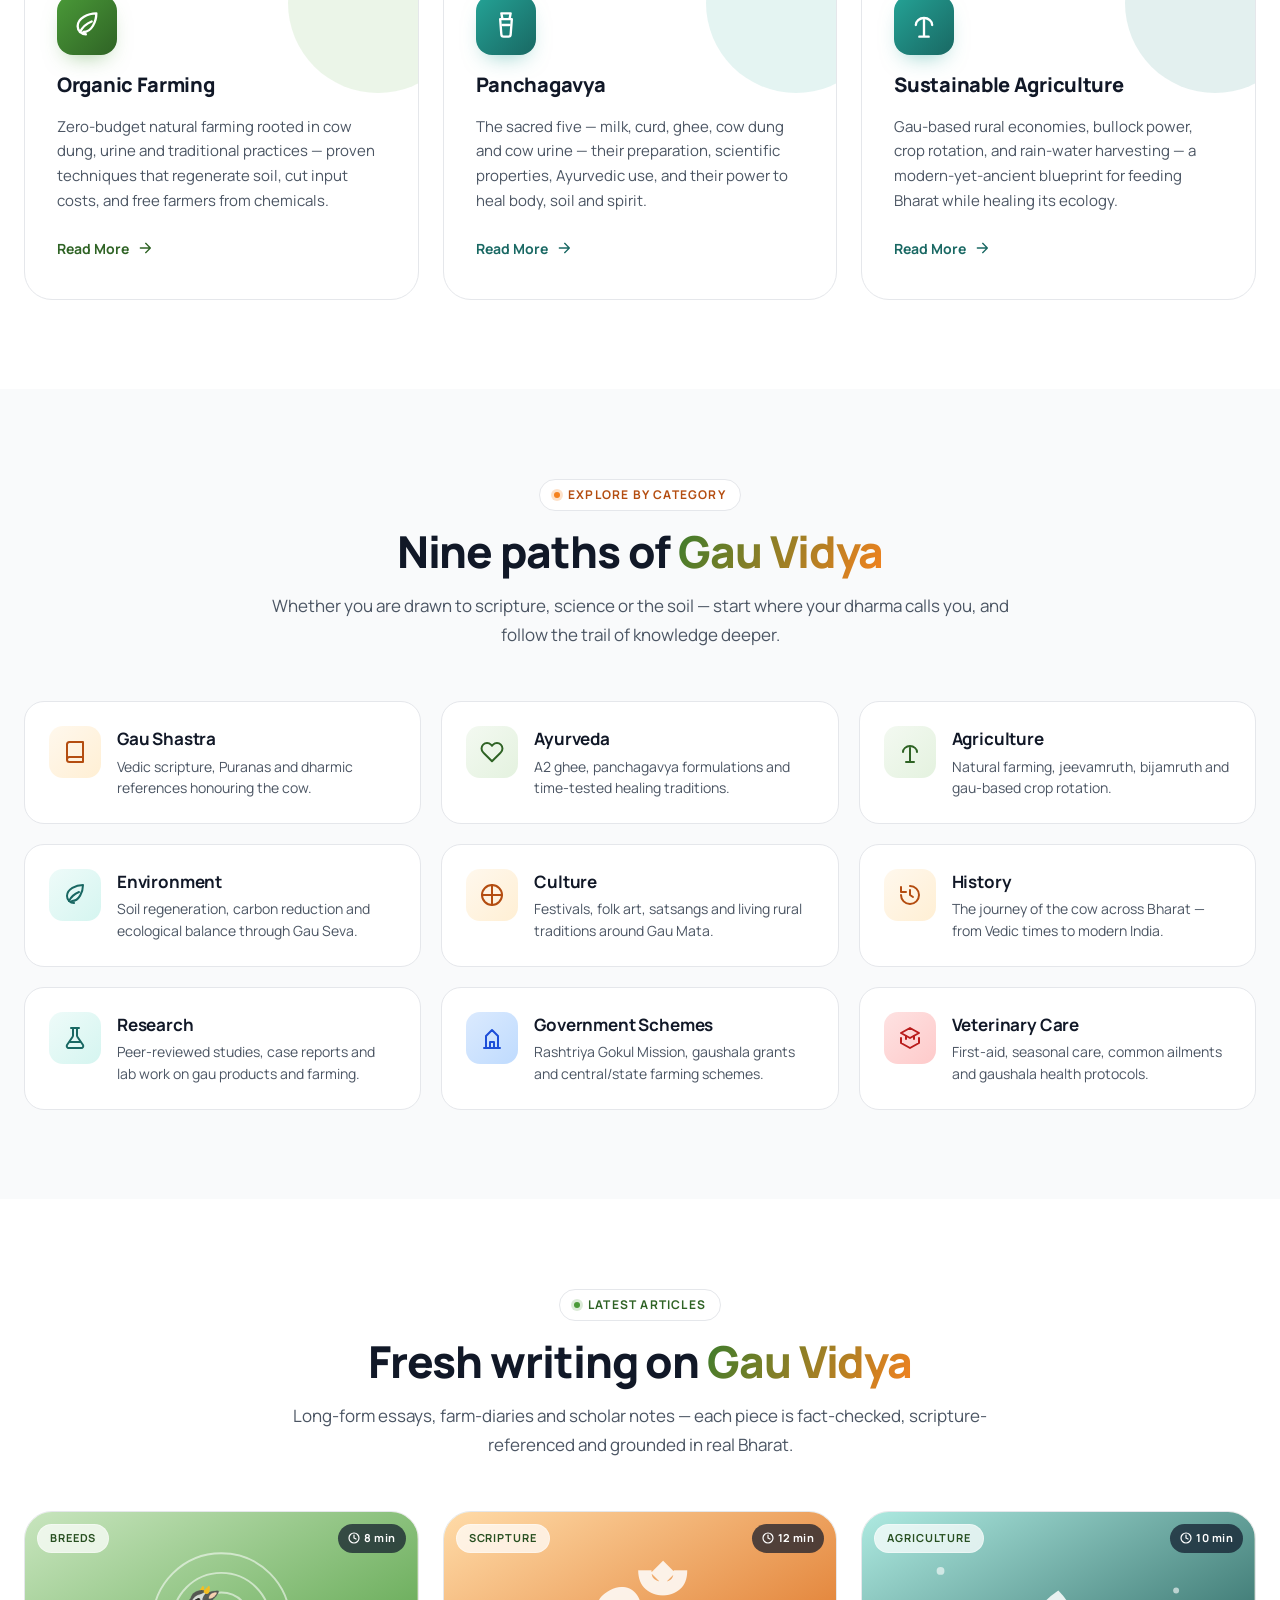
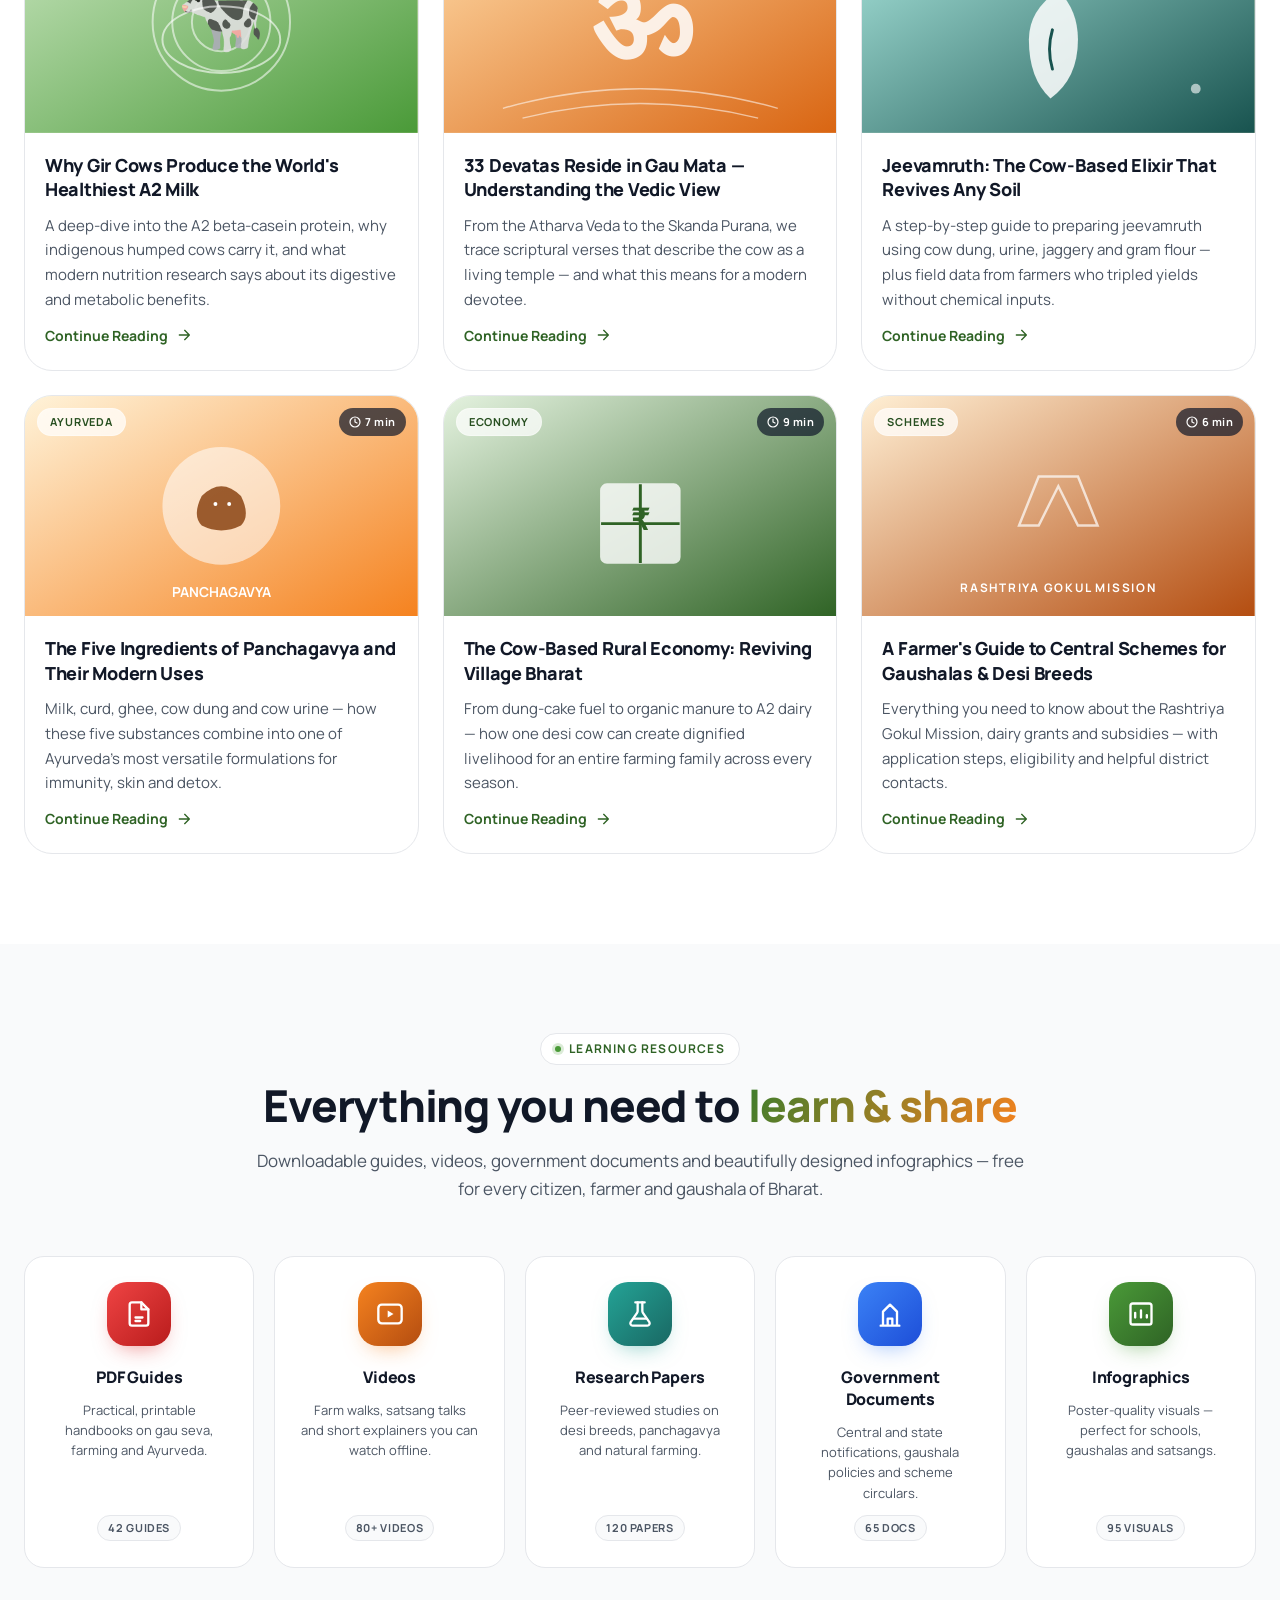
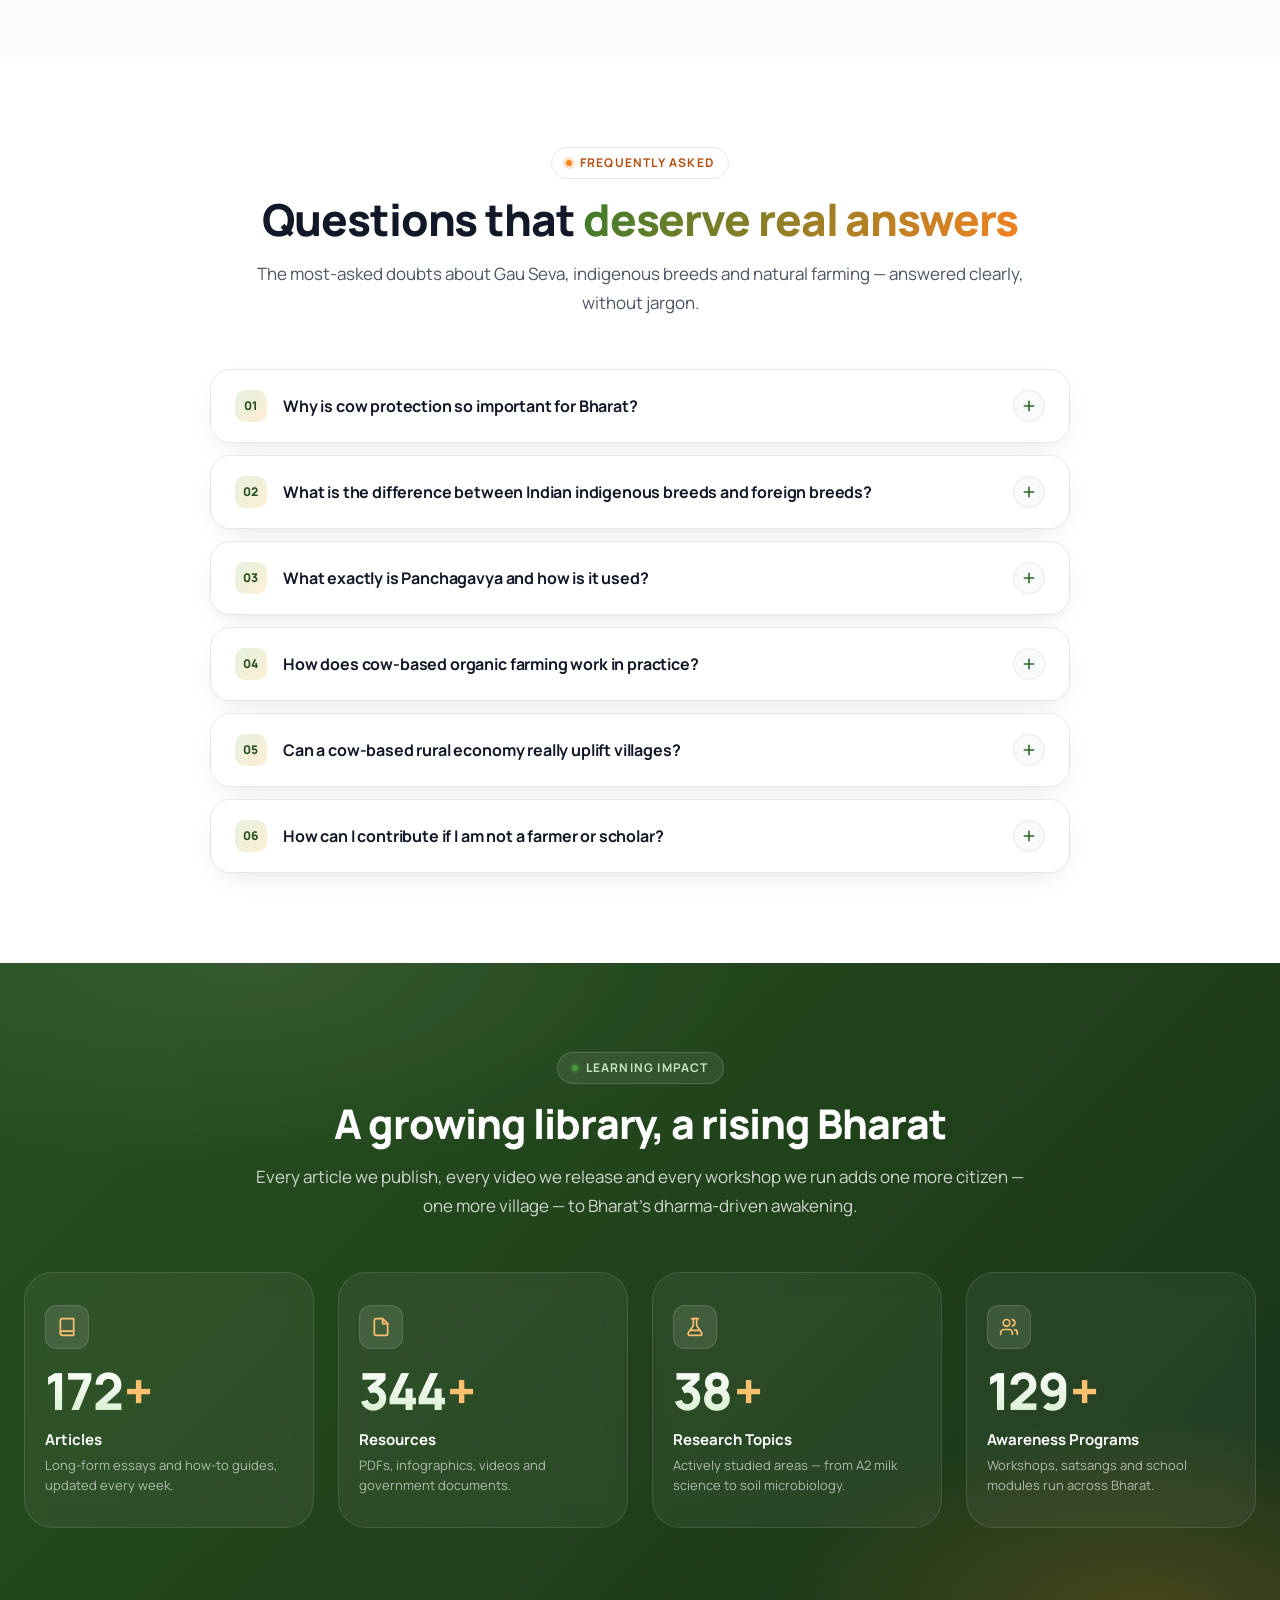
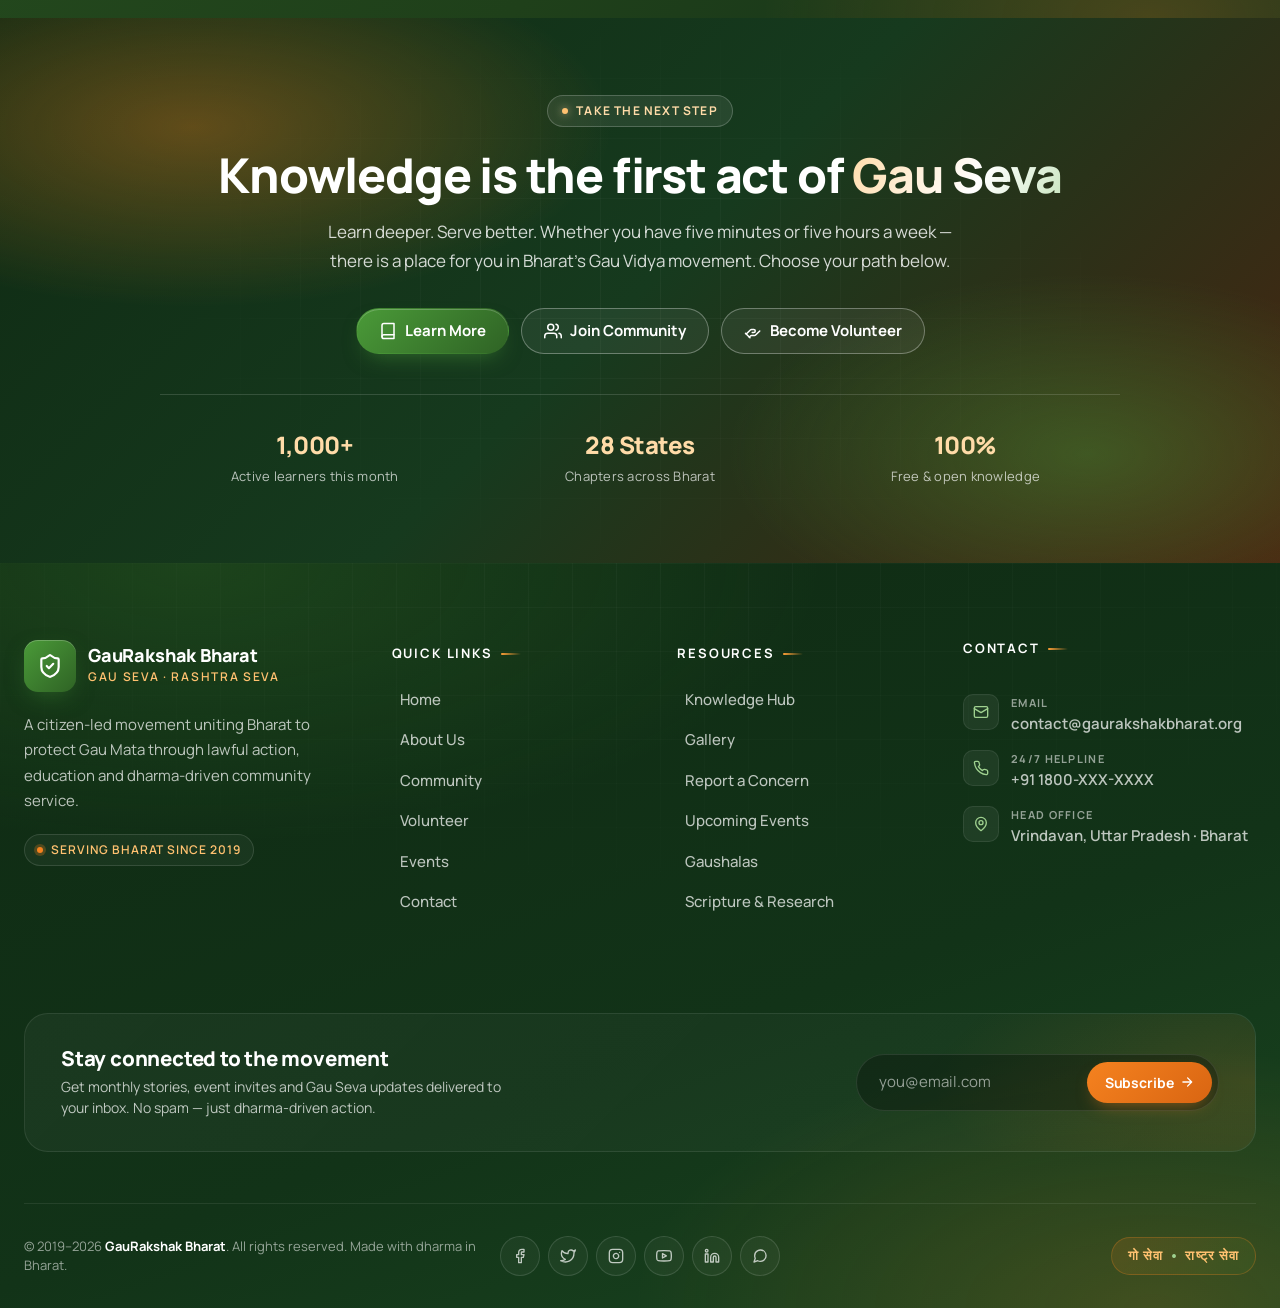
<file: pages/knowledge.html>
<!DOCTYPE html>
<html lang="en">
<head>
  <meta charset="UTF-8">
  <meta name="viewport" content="width=device-width, initial-scale=1.0">

  <!-- Primary SEO -->
  <title>Knowledge Hub — GauRakshak Bharat | Gau Vidya, Ayurveda &amp; Natural Farming</title>
  <meta name="description" content="Explore the GauRakshak Bharat Knowledge Hub — curated articles, research, videos and guides on cow protection, indigenous breeds, panchagavya, Ayurveda and gau-based sustainable farming.">
  <meta name="keywords" content="Knowledge Hub, Gau Vidya, cow protection knowledge, indigenous cow breeds, panchagavya, Ayurveda, natural farming, Vedic scriptures, gaushala resources">
  <meta name="author" content="GauRakshak Bharat">
  <meta name="robots" content="index, follow">
  <link rel="canonical" href="https://gaurakshakbharat.org/pages/knowledge.html">

  <!-- Open Graph -->
  <meta property="og:type" content="website">
  <meta property="og:title" content="Knowledge Hub — GauRakshak Bharat">
  <meta property="og:description" content="A premium learning library on Gau Mata, indigenous breeds, panchagavya, Ayurveda, sustainable farming and Vedic wisdom.">
  <meta property="og:url" content="https://gaurakshakbharat.org/pages/knowledge.html">
  <meta property="og:site_name" content="GauRakshak Bharat">
  <meta property="og:locale" content="en_IN">

  <!-- Twitter -->
  <meta name="twitter:card" content="summary_large_image">
  <meta name="twitter:title" content="Knowledge Hub — GauRakshak Bharat">
  <meta name="twitter:description" content="Curated Gau Vidya, Ayurveda and natural-farming knowledge for a dharma-driven Bharat.">

  <link rel="icon" type="image/x-icon" href="../assets/icons/favicon.ico">
  <link rel="apple-touch-icon" href="../assets/icons/apple-touch-icon.png">
  <meta name="theme-color" content="#4a9a38">

  <!-- Fonts (match navbar / about) -->
  <link rel="preconnect" href="https://fonts.googleapis.com">
  <link rel="preconnect" href="https://fonts.gstatic.com" crossorigin>
  <link rel="stylesheet" href="https://fonts.googleapis.com/css2?family=Manrope:wght@400;500;600;700;800&display=swap">

  <!-- Stylesheets — dependency order -->
  <link rel="stylesheet" href="../css/variables.css">
  <link rel="stylesheet" href="../css/style.css">
  <link rel="stylesheet" href="../css/animations.css">
  <link rel="stylesheet" href="../css/responsive.css">
  <link rel="stylesheet" href="../css/knowledge.css">
  <link rel="stylesheet" href="../css/footer.css">
</head>
<body>

  <div id="page-loader" class="page-loader" role="status" aria-live="polite" aria-label="Page loading">
    <div class="page-loader__spinner" aria-hidden="true"></div>
    <span class="u-sr-only">Loading...</span>
  </div>

  <div class="page-wrapper">

    <!-- =============================================
         NAVIGATION (unchanged — same as homepage / about)
         ============================================= -->
    <header class="navbar" role="banner">
      <div class="container navbar__shell">
        <div class="navbar__inner">
          <button
            class="navbar__toggle"
            type="button"
            aria-label="Open navigation menu"
            aria-expanded="false"
            aria-controls="mobile-nav">
            <span class="navbar__toggle-icon" aria-hidden="true">
              <span class="navbar__toggle-bar"></span>
              <span class="navbar__toggle-bar"></span>
              <span class="navbar__toggle-bar"></span>
            </span>
          </button>

          <a href="../index.html" class="navbar__brand" aria-label="GauRakshak Bharat — Home">
            <img src="../assets/icons/Mainlogo.png" alt="GauRakshak Bharat" class="navbar__logo">
          </a>

          <nav class="navbar__nav" id="main-nav" role="navigation" aria-label="Main navigation">
            <a href="../index.html" class="navbar__link">Home</a>
            <a href="about.html" class="navbar__link">About</a>
            <a href="knowledge.html" class="navbar__link navbar__link--has-icon is-active">
              <span>Knowledge Hub</span>
              <svg class="icon icon--chevron" viewBox="0 0 24 24" aria-hidden="true">
                <path d="m6 9 6 6 6-6"></path>
              </svg>
            </a>
            <a href="community.html" class="navbar__link navbar__link--has-icon">
              Community
              <svg class="icon icon--chevron" viewBox="0 0 24 24" aria-hidden="true">
                <path d="m6 9 6 6 6-6"></path>
              </svg>
            </a>
            <a href="volunteer.html" class="navbar__link">Volunteer</a>
            <div class="navbar__item navbar__item--dropdown">
              <button class="navbar__link navbar__link--button navbar__link--has-icon" type="button" aria-expanded="false" aria-haspopup="true">
                More
                <svg class="icon icon--chevron" viewBox="0 0 24 24" aria-hidden="true">
                  <path d="m6 9 6 6 6-6"></path>
                </svg>
              </button>
              <div class="navbar__dropdown" role="menu" aria-label="More pages">
                <a href="events.html" class="navbar__dropdown-link" role="menuitem">
                  <svg class="icon" viewBox="0 0 24 24" aria-hidden="true">
                    <path d="M8 2v4M16 2v4M3 10h18"></path>
                    <rect x="3" y="4" width="18" height="18" rx="2"></rect>
                  </svg>
                  Events
                </a>
                <a href="gallery.html" class="navbar__dropdown-link" role="menuitem">
                  <svg class="icon" viewBox="0 0 24 24" aria-hidden="true">
                    <rect x="3" y="3" width="18" height="18" rx="2"></rect>
                    <circle cx="9" cy="9" r="2"></circle>
                    <path d="m21 15-3.1-3.1a2 2 0 0 0-2.8 0L6 21"></path>
                  </svg>
                  Gallery
                </a>
                <a href="report.html" class="navbar__dropdown-link" role="menuitem">
                  <svg class="icon" viewBox="0 0 24 24" aria-hidden="true">
                    <path d="M20 13c0 5-3.5 7.5-7.66 8.95a1 1 0 0 1-.67-.01C7.5 20.5 4 18 4 13V6a1 1 0 0 1 1-1c2 0 4.5-1.2 6.24-2.72a1.17 1.17 0 0 1 1.52 0C14.51 3.81 17 5 19 5a1 1 0 0 1 1 1z"></path>
                    <path d="M12 8v4M12 16h.01"></path>
                  </svg>
                  Report Concerns
                </a>
              </div>
            </div>
            <a href="contact.html" class="navbar__link">Contact</a>
          </nav>

          <div class="navbar__actions">
            <a href="report.html" class="nav-action nav-action--report">
              <svg class="icon" viewBox="0 0 24 24" aria-hidden="true">
                <path d="M20 13c0 5-3.5 7.5-7.66 8.95a1 1 0 0 1-.67-.01C7.5 20.5 4 18 4 13V6a1 1 0 0 1 1-1c2 0 4.5-1.2 6.24-2.72a1.17 1.17 0 0 1 1.52 0C14.51 3.81 17 5 19 5a1 1 0 0 1 1 1z"></path>
                <path d="M12 8v4M12 16h.01"></path>
              </svg>
              <span>Report Concern</span>
            </a>
            <a href="volunteer.html" class="nav-action nav-action--volunteer">
              <svg class="icon" viewBox="0 0 24 24" aria-hidden="true">
                <path d="M16 21v-2a4 4 0 0 0-4-4H6a4 4 0 0 0-4 4v2"></path>
                <circle cx="9" cy="7" r="4"></circle>
                <path d="M22 21v-2a4 4 0 0 0-3-3.87M16 3.13a4 4 0 0 1 0 7.75"></path>
              </svg>
              <span>Become Volunteer</span>
            </a>
            <button
              id="theme-toggle"
              class="theme-toggle"
              type="button"
              aria-label="Toggle dark mode"
              aria-pressed="false">
              <svg class="icon theme-toggle__moon" viewBox="0 0 24 24" aria-hidden="true">
                <path d="M12 3a6 6 0 0 0 9 9 9 9 0 1 1-9-9Z"></path>
              </svg>
              <svg class="icon theme-toggle__sun" viewBox="0 0 24 24" aria-hidden="true">
                <circle cx="12" cy="12" r="4"></circle>
                <path d="M12 2v2M12 20v2M4.93 4.93l1.41 1.41M17.66 17.66l1.41 1.41M2 12h2M20 12h2M4.93 19.07l1.41-1.41M17.66 6.34l1.41-1.41"></path>
              </svg>
            </button>
          </div>
        </div>

        <div class="navbar__mobile-panel" id="mobile-nav" aria-hidden="true">
          <div class="mobile-menu">
            <nav class="mobile-menu__primary" aria-label="Mobile navigation">
              <a href="../index.html" class="mobile-menu__link"><svg class="icon" viewBox="0 0 24 24" aria-hidden="true"><path d="m3 9 9-7 9 7v11a2 2 0 0 1-2 2h-4v-7H9v7H5a2 2 0 0 1-2-2z"></path></svg>Home</a>
              <a href="about.html" class="mobile-menu__link"><svg class="icon" viewBox="0 0 24 24" aria-hidden="true"><path d="M19 21v-2a4 4 0 0 0-4-4H9a4 4 0 0 0-4 4v2"></path><circle cx="12" cy="7" r="4"></circle></svg>About</a>
              <a href="knowledge.html" class="mobile-menu__link is-active"><svg class="icon" viewBox="0 0 24 24" aria-hidden="true"><path d="M4 19.5A2.5 2.5 0 0 1 6.5 17H20"></path><path d="M4 4.5A2.5 2.5 0 0 1 6.5 2H20v20H6.5A2.5 2.5 0 0 1 4 19.5z"></path></svg>Knowledge Hub</a>
              <a href="community.html" class="mobile-menu__link"><svg class="icon" viewBox="0 0 24 24" aria-hidden="true"><path d="M16 21v-2a4 4 0 0 0-4-4H6a4 4 0 0 0-4 4v2"></path><circle cx="9" cy="7" r="4"></circle><path d="M22 21v-2a4 4 0 0 0-3-3.87M16 3.13a4 4 0 0 1 0 7.75"></path></svg>Community</a>
              <a href="volunteer.html" class="mobile-menu__link"><svg class="icon" viewBox="0 0 24 24" aria-hidden="true"><path d="M11 14h2a2 2 0 1 0 0-4h-3c-.6 0-1.1.2-1.5.6L3 16"></path><path d="m7 20 1.6-1.4c.4-.4.9-.6 1.5-.6H14c.6 0 1.1-.2 1.5-.6l5.5-5.4"></path><path d="m2 15 6 6"></path></svg>Volunteer</a>
              <a href="contact.html" class="mobile-menu__link"><svg class="icon" viewBox="0 0 24 24" aria-hidden="true"><rect x="2" y="4" width="20" height="16" rx="2"></rect><path d="m22 7-10 6L2 7"></path></svg>Contact</a>
            </nav>

            <div class="mobile-menu__more" aria-label="More pages">
              <p class="mobile-menu__heading">More</p>
              <a href="events.html" class="mobile-menu__link"><svg class="icon" viewBox="0 0 24 24" aria-hidden="true"><path d="M8 2v4M16 2v4M3 10h18"></path><rect x="3" y="4" width="18" height="18" rx="2"></rect></svg>Events</a>
              <a href="gallery.html" class="mobile-menu__link"><svg class="icon" viewBox="0 0 24 24" aria-hidden="true"><rect x="3" y="3" width="18" height="18" rx="2"></rect><circle cx="9" cy="9" r="2"></circle><path d="m21 15-3.1-3.1a2 2 0 0 0-2.8 0L6 21"></path></svg>Gallery</a>
              <a href="report.html" class="mobile-menu__link"><svg class="icon" viewBox="0 0 24 24" aria-hidden="true"><path d="M20 13c0 5-3.5 7.5-7.66 8.95a1 1 0 0 1-.67-.01C7.5 20.5 4 18 4 13V6a1 1 0 0 1 1-1c2 0 4.5-1.2 6.24-2.72a1.17 1.17 0 0 1 1.52 0C14.51 3.81 17 5 19 5a1 1 0 0 1 1 1z"></path><path d="M12 8v4M12 16h.01"></path></svg>Report Concerns</a>
            </div>

            <button class="mobile-menu__close" type="button" aria-label="Close navigation menu">
              <svg class="icon" viewBox="0 0 24 24" aria-hidden="true">
                <path d="M18 6 6 18M6 6l12 12"></path>
              </svg>
            </button>
          </div>
        </div>

        <div class="navbar__value-strip" aria-label="Platform values">
          <span class="value-strip__item"><svg class="icon" viewBox="0 0 24 24" aria-hidden="true"><path d="M20 13c0 5-3.5 7.5-7.66 8.95a1 1 0 0 1-.67-.01C7.5 20.5 4 18 4 13V6a1 1 0 0 1 1-1c2 0 4.5-1.2 6.24-2.72a1.17 1.17 0 0 1 1.52 0C14.51 3.81 17 5 19 5a1 1 0 0 1 1 1z"></path><path d="m9 12 2 2 4-4"></path></svg>Protecting Cows</span>
          <span class="value-strip__item"><svg class="icon" viewBox="0 0 24 24" aria-hidden="true"><path d="M19.5 12.6 12 20l-7.5-7.4a5 5 0 1 1 7.1-7.1l.4.4.4-.4a5 5 0 1 1 7.1 7.1Z"></path></svg>Serving Communities</span>
          <span class="value-strip__item"><svg class="icon" viewBox="0 0 24 24" aria-hidden="true"><path d="M11 20A7 7 0 0 1 4 13c0-7 9-11 16-11 0 7-4 16-11 16Z"></path><path d="M6 18c2-4 5-7 10-9"></path></svg>Preserving Culture</span>
          <span class="value-strip__item"><svg class="icon" viewBox="0 0 24 24" aria-hidden="true"><path d="M7 11v2a5 5 0 0 0 10 0v-2"></path><path d="M5 8a7 7 0 0 1 14 0"></path><path d="M12 3v4M4 14l-2 2M20 14l2 2M7 21l2-2M17 21l-2-2"></path></svg>Building a Better Bharat</span>
        </div>
      </div>
    </header>

    <!-- =============================================
         MAIN KNOWLEDGE HUB CONTENT
         ============================================= -->
    <main id="main-content" class="main-content knowledge-page" role="main">

      <!-- 1. HERO -->
      <section class="kh-hero" aria-labelledby="kh-hero-title">
        <div class="kh-hero__inner">
          <div data-animate="fade-up">
            <nav class="kh-hero__breadcrumb" aria-label="Breadcrumb">
              <a href="../index.html">Home</a>
              <span class="sep" aria-hidden="true">›</span>
              <span class="current">Knowledge Hub</span>
            </nav>

            <span class="kh-eyebrow">
              <span class="dot" aria-hidden="true"></span>
              Gau Vidya · Learn · Preserve
            </span>

            <h1 id="kh-hero-title" class="kh-hero__title">
              Timeless wisdom for a
              <span class="accent">compassionate, self-reliant Bharat</span>
            </h1>

            <p class="kh-hero__lede">
              Explore a curated library of scripture, science and lived tradition — articles,
              research, videos and guides that reconnect Bharat with the sacred, ecological
              and economic wisdom of Gau Mata.
            </p>

            <form class="kh-search" role="search" data-form onsubmit="event.preventDefault();" aria-label="Search knowledge hub">
              <span class="kh-search__icon" aria-hidden="true">
                <svg class="kh-icon" viewBox="0 0 24 24"><circle cx="11" cy="11" r="7"></circle><path d="m21 21-4.3-4.3"></path></svg>
              </span>
              <input
                type="search"
                class="kh-search__input"
                placeholder="Search articles, breeds, panchagavya, Ayurveda..."
                aria-label="Search the knowledge hub"
                data-testid="knowledge-search-input">
              <button type="submit" class="kh-search__btn" data-testid="knowledge-search-submit">Search</button>
            </form>

            <div class="kh-chips" role="list" aria-label="Popular topics">
              <span class="kh-chips__label">Popular:</span>
              <a class="kh-chip" role="listitem" href="#kh-featured">Cow Protection</a>
              <a class="kh-chip" role="listitem" href="#kh-featured">Gir &amp; Sahiwal</a>
              <a class="kh-chip" role="listitem" href="#kh-featured">Panchagavya</a>
              <a class="kh-chip" role="listitem" href="#kh-featured">A2 Milk</a>
              <a class="kh-chip" role="listitem" href="#kh-featured">Zero-Budget Farming</a>
              <a class="kh-chip" role="listitem" href="#kh-featured">Vedic Scriptures</a>
            </div>
          </div>

          <div class="kh-hero__visual" data-animate="fade-left" aria-hidden="true">
            <div class="kh-hero__illustration">
              <svg viewBox="0 0 500 500" xmlns="http://www.w3.org/2000/svg">
                <defs>
                  <linearGradient id="kh-sky" x1="0" y1="0" x2="0" y2="1">
                    <stop offset="0%" stop-color="#fff8ed"/>
                    <stop offset="100%" stop-color="#ffdba8"/>
                  </linearGradient>
                  <linearGradient id="kh-page" x1="0" y1="0" x2="1" y2="1">
                    <stop offset="0%" stop-color="#ffffff"/>
                    <stop offset="100%" stop-color="#f5e6c8"/>
                  </linearGradient>
                  <linearGradient id="kh-cover" x1="0" y1="0" x2="1" y2="1">
                    <stop offset="0%" stop-color="#4a9a38"/>
                    <stop offset="100%" stop-color="#274f20"/>
                  </linearGradient>
                  <radialGradient id="kh-glow" cx="50%" cy="50%" r="50%">
                    <stop offset="0%" stop-color="#ffd97a"/>
                    <stop offset="100%" stop-color="#f5821f" stop-opacity="0"/>
                  </radialGradient>
                </defs>

                <rect width="500" height="500" fill="url(#kh-sky)"/>

                <!-- Sun glow -->
                <circle cx="380" cy="110" r="140" fill="url(#kh-glow)"/>
                <circle cx="380" cy="110" r="46" fill="#f5c034" opacity="0.9"/>

                <!-- Mandala backdrop -->
                <g transform="translate(250 260)" fill="none" stroke="#b44d10" stroke-width="1.5" opacity="0.28">
                  <circle r="180"/>
                  <circle r="140"/>
                  <circle r="100"/>
                  <path d="M0 -180 L 0 180 M -180 0 L 180 0 M -128 -128 L 128 128 M -128 128 L 128 -128"/>
                </g>

                <!-- Big open book -->
                <g transform="translate(250 300)">
                  <!-- Book shadow -->
                  <ellipse cx="0" cy="130" rx="200" ry="14" fill="#000" opacity="0.12"/>

                  <!-- Left page -->
                  <path d="M-180 -80 Q -90 -100 0 -60 L 0 100 Q -90 60 -180 80 Z"
                        fill="url(#kh-page)" stroke="#c9a878" stroke-width="2"/>
                  <!-- Right page -->
                  <path d="M180 -80 Q 90 -100 0 -60 L 0 100 Q 90 60 180 80 Z"
                        fill="url(#kh-page)" stroke="#c9a878" stroke-width="2"/>

                  <!-- Page lines left -->
                  <g stroke="#8b4513" stroke-width="2" stroke-linecap="round" opacity="0.55">
                    <path d="M-160 -60 L -30 -50"/>
                    <path d="M-160 -40 L -30 -30"/>
                    <path d="M-160 -20 L -30 -10"/>
                    <path d="M-160 0 L -30 8"/>
                    <path d="M-160 20 L -30 28"/>
                    <path d="M-160 40 L -30 48"/>
                    <path d="M-160 60 L -30 66"/>
                  </g>
                  <!-- Page lines right -->
                  <g stroke="#8b4513" stroke-width="2" stroke-linecap="round" opacity="0.55">
                    <path d="M30 -50 L 160 -60"/>
                    <path d="M30 -30 L 160 -40"/>
                    <path d="M30 -10 L 160 -20"/>
                    <path d="M30 8 L 160 0"/>
                    <path d="M30 28 L 160 20"/>
                    <path d="M30 48 L 160 40"/>
                    <path d="M30 66 L 160 60"/>
                  </g>

                  <!-- Om on right page -->
                  <text x="90" y="10" text-anchor="middle" font-family="Georgia, serif"
                        font-size="80" font-weight="bold" fill="#d96512" opacity="0.85">ॐ</text>

                  <!-- Book spine -->
                  <rect x="-4" y="-90" width="8" height="200" rx="2" fill="url(#kh-cover)"/>
                </g>

                <!-- Floating knowledge icons -->
                <g transform="translate(90 130)">
                  <circle r="34" fill="#ffffff" stroke="#c9a878" stroke-width="2"/>
                  <path d="M-14 -6 L -14 12 L 14 12 L 14 -6 L 0 -14 Z"
                        fill="none" stroke="#3a7c2c" stroke-width="2.4" stroke-linecap="round" stroke-linejoin="round"/>
                  <path d="M-14 -6 L 0 2 L 14 -6" fill="none" stroke="#3a7c2c" stroke-width="2.4" stroke-linecap="round" stroke-linejoin="round"/>
                </g>

                <g transform="translate(410 260)">
                  <circle r="30" fill="#ffffff" stroke="#c9a878" stroke-width="2"/>
                  <path d="M-8 -10 L -8 10 L 4 10 A 6 6 0 0 0 4 -2 L -8 -2 A 6 6 0 0 1 -8 -10 L 4 -10"
                        fill="none" stroke="#d96512" stroke-width="2.4" stroke-linecap="round" stroke-linejoin="round"/>
                </g>

                <g transform="translate(60 340)">
                  <circle r="26" fill="#ffffff" stroke="#c9a878" stroke-width="2"/>
                  <path d="M0 -12 Q 6 -10 6 -4 Q 6 4 -2 8 Q -8 4 -8 -2 Q -8 -10 0 -12 Z"
                        fill="#4a9a38" opacity="0.85"/>
                  <path d="M0 -6 Q -3 0 0 6" fill="none" stroke="#ffffff" stroke-width="2" stroke-linecap="round"/>
                </g>

                <!-- Small cow icon -->
                <g transform="translate(430 400)">
                  <circle r="32" fill="#ffffff" stroke="#c9a878" stroke-width="2"/>
                  <ellipse cx="0" cy="4" rx="16" ry="10" fill="#f5e6d3" stroke="#c9a878" stroke-width="1.4"/>
                  <ellipse cx="-14" cy="0" rx="8" ry="6" fill="#f5c8a0" stroke="#c9a878" stroke-width="1.4"/>
                  <circle cx="-16" cy="-1" r="1.2" fill="#4a2c15"/>
                  <path d="M-8 -8 Q -6 -12 -4 -8" stroke="#d4b896" stroke-width="2" fill="none" stroke-linecap="round"/>
                  <path d="M6 -8 Q 8 -12 10 -8" stroke="#d4b896" stroke-width="2" fill="none" stroke-linecap="round"/>
                </g>

                <!-- Sparkles -->
                <g fill="#f5821f" opacity="0.85">
                  <path d="M160 90 L 164 96 L 170 100 L 164 104 L 160 110 L 156 104 L 150 100 L 156 96 Z"/>
                  <path d="M320 460 L 322 464 L 326 466 L 322 468 L 320 472 L 318 468 L 314 466 L 318 464 Z"/>
                  <path d="M470 340 L 472 344 L 476 346 L 472 348 L 470 352 L 468 348 L 464 346 L 468 344 Z"/>
                </g>
              </svg>
            </div>

            <div class="kh-hero__floater kh-hero__floater--tl">
              <svg class="kh-icon" viewBox="0 0 24 24" aria-hidden="true"><path d="M4 19.5A2.5 2.5 0 0 1 6.5 17H20"></path><path d="M4 4.5A2.5 2.5 0 0 1 6.5 2H20v20H6.5A2.5 2.5 0 0 1 4 19.5z"></path></svg>
              200+ Articles
            </div>

            <div class="kh-hero__floater kh-hero__floater--br">
              <svg class="kh-icon" viewBox="0 0 24 24" aria-hidden="true"><path d="M12 2 3 7l9 5 9-5-9-5z"></path><path d="m3 17 9 5 9-5M3 12l9 5 9-5"></path></svg>
              Vedic + Modern
            </div>
          </div>
        </div>
      </section>

      <!-- 2. FEATURED KNOWLEDGE -->
      <section id="kh-featured" class="kh-section" aria-labelledby="kh-featured-title">
        <div class="kh-head" data-animate="fade-up">
          <span class="kh-eyebrow"><span class="dot" aria-hidden="true"></span>Featured Knowledge</span>
          <h2 id="kh-featured-title" class="kh-head__title">Wisdom that <span class="accent">shapes Bharat</span></h2>
          <p class="kh-head__lede">
            Six foundational pillars of Gau Vidya — thoughtfully curated with scripture,
            science and lived tradition to help you learn, teach and act.
          </p>
        </div>

        <div class="kh-featured__grid" data-stagger>
          <!-- Cow Protection -->
          <article class="kh-feature-card kh-feature-card--cow" data-animate="fade-up">
            <div class="kh-feature-card__icon" aria-hidden="true">
              <svg class="kh-icon" viewBox="0 0 24 24"><path d="M20 13c0 5-3.5 7.5-7.66 8.95a1 1 0 0 1-.67-.01C7.5 20.5 4 18 4 13V6a1 1 0 0 1 1-1c2 0 4.5-1.2 6.24-2.72a1.17 1.17 0 0 1 1.52 0C14.51 3.81 17 5 19 5a1 1 0 0 1 1 1z"></path><path d="m9 12 2 2 4-4"></path></svg>
            </div>
            <h3 class="kh-feature-card__title">Cow Protection</h3>
            <p class="kh-feature-card__text">
              Why the cow is Bharat's mother — legal frameworks, lawful rescue practices,
              and how citizens can protect Gau Mata through compassion and dharma.
            </p>
            <a href="#kh-articles" class="kh-feature-card__link" data-testid="featured-cow">
              Read More
              <svg class="kh-icon" viewBox="0 0 24 24" aria-hidden="true"><path d="M5 12h14M13 5l7 7-7 7"></path></svg>
            </a>
          </article>

          <!-- Indigenous Breeds -->
          <article class="kh-feature-card kh-feature-card--breed" data-animate="fade-up">
            <div class="kh-feature-card__icon" aria-hidden="true">
              <svg class="kh-icon" viewBox="0 0 24 24"><path d="M5 8a7 7 0 0 1 14 0v2a2 2 0 0 1-2 2h-1v6a2 2 0 0 1-2 2H10a2 2 0 0 1-2-2v-6H7a2 2 0 0 1-2-2z"></path><path d="M9 5V3M15 5V3"></path></svg>
            </div>
            <h3 class="kh-feature-card__title">Indian Indigenous Breeds</h3>
            <p class="kh-feature-card__text">
              Discover Gir, Sahiwal, Tharparkar, Rathi, Kankrej and more — the desi cows of
              Bharat, their unique traits, A2 milk and role in national food security.
            </p>
            <a href="#kh-articles" class="kh-feature-card__link" data-testid="featured-breed">
              Read More
              <svg class="kh-icon" viewBox="0 0 24 24" aria-hidden="true"><path d="M5 12h14M13 5l7 7-7 7"></path></svg>
            </a>
          </article>

          <!-- Scriptures -->
          <article class="kh-feature-card kh-feature-card--scripture" data-animate="fade-up">
            <div class="kh-feature-card__icon" aria-hidden="true">
              <svg class="kh-icon" viewBox="0 0 24 24"><path d="M4 19.5A2.5 2.5 0 0 1 6.5 17H20"></path><path d="M4 4.5A2.5 2.5 0 0 1 6.5 2H20v20H6.5A2.5 2.5 0 0 1 4 19.5z"></path><path d="M9 6h6M9 10h6M9 14h4"></path></svg>
            </div>
            <h3 class="kh-feature-card__title">Gau Mata in Scriptures</h3>
            <p class="kh-feature-card__text">
              References to the cow across the Vedas, Puranas, Bhagavad Gita and Ramayana —
              understanding her spiritual, cultural and dharmic significance in Sanatan tradition.
            </p>
            <a href="#kh-articles" class="kh-feature-card__link" data-testid="featured-scripture">
              Read More
              <svg class="kh-icon" viewBox="0 0 24 24" aria-hidden="true"><path d="M5 12h14M13 5l7 7-7 7"></path></svg>
            </a>
          </article>

          <!-- Organic Farming -->
          <article class="kh-feature-card kh-feature-card--organic" data-animate="fade-up">
            <div class="kh-feature-card__icon" aria-hidden="true">
              <svg class="kh-icon" viewBox="0 0 24 24"><path d="M11 20A7 7 0 0 1 4 13c0-7 9-11 16-11 0 7-4 16-11 16Z"></path><path d="M6 18c2-4 5-7 10-9"></path></svg>
            </div>
            <h3 class="kh-feature-card__title">Organic Farming</h3>
            <p class="kh-feature-card__text">
              Zero-budget natural farming rooted in cow dung, urine and traditional practices —
              proven techniques that regenerate soil, cut input costs, and free farmers from chemicals.
            </p>
            <a href="#kh-articles" class="kh-feature-card__link" data-testid="featured-organic">
              Read More
              <svg class="kh-icon" viewBox="0 0 24 24" aria-hidden="true"><path d="M5 12h14M13 5l7 7-7 7"></path></svg>
            </a>
          </article>

          <!-- Panchagavya -->
          <article class="kh-feature-card kh-feature-card--pancha" data-animate="fade-up">
            <div class="kh-feature-card__icon" aria-hidden="true">
              <svg class="kh-icon" viewBox="0 0 24 24"><path d="M8 2h8l-1 5H9zM7 7h10l-1 13a2 2 0 0 1-2 2h-4a2 2 0 0 1-2-2z"></path><path d="M9 12h6"></path></svg>
            </div>
            <h3 class="kh-feature-card__title">Panchagavya</h3>
            <p class="kh-feature-card__text">
              The sacred five — milk, curd, ghee, cow dung and cow urine — their preparation,
              scientific properties, Ayurvedic use, and their power to heal body, soil and spirit.
            </p>
            <a href="#kh-articles" class="kh-feature-card__link" data-testid="featured-pancha">
              Read More
              <svg class="kh-icon" viewBox="0 0 24 24" aria-hidden="true"><path d="M5 12h14M13 5l7 7-7 7"></path></svg>
            </a>
          </article>

          <!-- Sustainable Agriculture -->
          <article class="kh-feature-card kh-feature-card--sustain" data-animate="fade-up">
            <div class="kh-feature-card__icon" aria-hidden="true">
              <svg class="kh-icon" viewBox="0 0 24 24"><path d="M12 22V8M5 12c0-3 3-6 7-6s7 3 7 6M8 22h8"></path></svg>
            </div>
            <h3 class="kh-feature-card__title">Sustainable Agriculture</h3>
            <p class="kh-feature-card__text">
              Gau-based rural economies, bullock power, crop rotation, and rain-water harvesting —
              a modern-yet-ancient blueprint for feeding Bharat while healing its ecology.
            </p>
            <a href="#kh-articles" class="kh-feature-card__link" data-testid="featured-sustain">
              Read More
              <svg class="kh-icon" viewBox="0 0 24 24" aria-hidden="true"><path d="M5 12h14M13 5l7 7-7 7"></path></svg>
            </a>
          </article>
        </div>
      </section>

      <!-- 3. KNOWLEDGE CATEGORIES -->
      <section class="kh-section kh-section--subtle" aria-labelledby="kh-cat-title">
        <div class="kh-head" data-animate="fade-up">
          <span class="kh-eyebrow kh-eyebrow--saffron"><span class="dot" aria-hidden="true"></span>Explore by Category</span>
          <h2 id="kh-cat-title" class="kh-head__title">Nine paths of <span class="accent">Gau Vidya</span></h2>
          <p class="kh-head__lede">
            Whether you are drawn to scripture, science or the soil — start where your dharma
            calls you, and follow the trail of knowledge deeper.
          </p>
        </div>

        <div class="kh-categories__grid" data-stagger>
          <a href="#kh-articles" class="kh-cat-card kh-cat-card--shastra" data-animate="fade-up">
            <div class="kh-cat-card__icon" aria-hidden="true">
              <svg class="kh-icon" viewBox="0 0 24 24"><path d="M4 19.5A2.5 2.5 0 0 1 6.5 17H20"></path><path d="M4 4.5A2.5 2.5 0 0 1 6.5 2H20v20H6.5A2.5 2.5 0 0 1 4 19.5z"></path></svg>
            </div>
            <div class="kh-cat-card__body">
              <div class="kh-cat-card__title">Gau Shastra</div>
              <p class="kh-cat-card__text">Vedic scripture, Puranas and dharmic references honouring the cow.</p>
            </div>
          </a>

          <a href="#kh-articles" class="kh-cat-card kh-cat-card--ayurveda" data-animate="fade-up">
            <div class="kh-cat-card__icon" aria-hidden="true">
              <svg class="kh-icon" viewBox="0 0 24 24"><path d="M20.84 4.61a5.5 5.5 0 0 0-7.78 0L12 5.67l-1.06-1.06a5.5 5.5 0 0 0-7.78 7.78l1.06 1.06L12 21.23l7.78-7.78 1.06-1.06a5.5 5.5 0 0 0 0-7.78z"></path></svg>
            </div>
            <div class="kh-cat-card__body">
              <div class="kh-cat-card__title">Ayurveda</div>
              <p class="kh-cat-card__text">A2 ghee, panchagavya formulations and time-tested healing traditions.</p>
            </div>
          </a>

          <a href="#kh-articles" class="kh-cat-card kh-cat-card--agriculture" data-animate="fade-up">
            <div class="kh-cat-card__icon" aria-hidden="true">
              <svg class="kh-icon" viewBox="0 0 24 24"><path d="M12 22V8M5 12c0-3 3-6 7-6s7 3 7 6M8 22h8"></path></svg>
            </div>
            <div class="kh-cat-card__body">
              <div class="kh-cat-card__title">Agriculture</div>
              <p class="kh-cat-card__text">Natural farming, jeevamruth, bijamruth and gau-based crop rotation.</p>
            </div>
          </a>

          <a href="#kh-articles" class="kh-cat-card kh-cat-card--env" data-animate="fade-up">
            <div class="kh-cat-card__icon" aria-hidden="true">
              <svg class="kh-icon" viewBox="0 0 24 24"><path d="M11 20A7 7 0 0 1 4 13c0-7 9-11 16-11 0 7-4 16-11 16Z"></path><path d="M6 18c2-4 5-7 10-9"></path></svg>
            </div>
            <div class="kh-cat-card__body">
              <div class="kh-cat-card__title">Environment</div>
              <p class="kh-cat-card__text">Soil regeneration, carbon reduction and ecological balance through Gau Seva.</p>
            </div>
          </a>

          <a href="#kh-articles" class="kh-cat-card kh-cat-card--culture" data-animate="fade-up">
            <div class="kh-cat-card__icon" aria-hidden="true">
              <svg class="kh-icon" viewBox="0 0 24 24"><circle cx="12" cy="12" r="10"></circle><path d="M12 2v20M2 12h20"></path></svg>
            </div>
            <div class="kh-cat-card__body">
              <div class="kh-cat-card__title">Culture</div>
              <p class="kh-cat-card__text">Festivals, folk art, satsangs and living rural traditions around Gau Mata.</p>
            </div>
          </a>

          <a href="#kh-articles" class="kh-cat-card kh-cat-card--history" data-animate="fade-up">
            <div class="kh-cat-card__icon" aria-hidden="true">
              <svg class="kh-icon" viewBox="0 0 24 24"><path d="M3 12a9 9 0 1 0 9-9"></path><path d="M3 4v5h5"></path><path d="M12 7v5l3 2"></path></svg>
            </div>
            <div class="kh-cat-card__body">
              <div class="kh-cat-card__title">History</div>
              <p class="kh-cat-card__text">The journey of the cow across Bharat — from Vedic times to modern India.</p>
            </div>
          </a>

          <a href="#kh-articles" class="kh-cat-card kh-cat-card--research" data-animate="fade-up">
            <div class="kh-cat-card__icon" aria-hidden="true">
              <svg class="kh-icon" viewBox="0 0 24 24"><path d="M10 2v7.5a2.5 2.5 0 0 1-.5 1.5L4 19a2 2 0 0 0 1.7 3h12.6a2 2 0 0 0 1.7-3l-5.5-8a2.5 2.5 0 0 1-.5-1.5V2"></path><path d="M8 2h8M7 16h10"></path></svg>
            </div>
            <div class="kh-cat-card__body">
              <div class="kh-cat-card__title">Research</div>
              <p class="kh-cat-card__text">Peer-reviewed studies, case reports and lab work on gau products and farming.</p>
            </div>
          </a>

          <a href="#kh-articles" class="kh-cat-card kh-cat-card--scheme" data-animate="fade-up">
            <div class="kh-cat-card__icon" aria-hidden="true">
              <svg class="kh-icon" viewBox="0 0 24 24"><path d="M4 22h16M6 22V10l6-6 6 6v12M10 22v-6h4v6"></path></svg>
            </div>
            <div class="kh-cat-card__body">
              <div class="kh-cat-card__title">Government Schemes</div>
              <p class="kh-cat-card__text">Rashtriya Gokul Mission, gaushala grants and central/state farming schemes.</p>
            </div>
          </a>

          <a href="#kh-articles" class="kh-cat-card kh-cat-card--vet" data-animate="fade-up">
            <div class="kh-cat-card__icon" aria-hidden="true">
              <svg class="kh-icon" viewBox="0 0 24 24"><path d="M12 2 3 7l9 5 9-5-9-5z"></path><path d="M3 12v5l9 5 9-5v-5M8 10v3M16 10v3"></path></svg>
            </div>
            <div class="kh-cat-card__body">
              <div class="kh-cat-card__title">Veterinary Care</div>
              <p class="kh-cat-card__text">First-aid, seasonal care, common ailments and gaushala health protocols.</p>
            </div>
          </a>
        </div>
      </section>

      <!-- 4. LATEST ARTICLES -->
      <section id="kh-articles" class="kh-section" aria-labelledby="kh-articles-title">
        <div class="kh-head" data-animate="fade-up">
          <span class="kh-eyebrow"><span class="dot" aria-hidden="true"></span>Latest Articles</span>
          <h2 id="kh-articles-title" class="kh-head__title">Fresh writing on <span class="accent">Gau Vidya</span></h2>
          <p class="kh-head__lede">
            Long-form essays, farm-diaries and scholar notes — each piece is fact-checked,
            scripture-referenced and grounded in real Bharat.
          </p>
        </div>

        <div class="kh-articles__grid" data-stagger>
          <article class="kh-article" data-animate="fade-up">
            <div class="kh-article__cover" aria-hidden="true">
              <svg viewBox="0 0 400 225" xmlns="http://www.w3.org/2000/svg">
                <defs><linearGradient id="art1" x1="0" y1="0" x2="1" y2="1"><stop offset="0%" stop-color="#c8e5be"/><stop offset="100%" stop-color="#4a9a38"/></linearGradient></defs>
                <rect width="400" height="225" fill="url(#art1)"/>
                <g transform="translate(200 112)" fill="none" stroke="#ffffff" stroke-width="2" opacity="0.55"><circle r="70"/><circle r="50"/><circle r="30"/></g>
                <text x="200" y="130" text-anchor="middle" font-family="Georgia, serif" font-size="72" fill="#ffffff" opacity="0.9">🐄</text>
                <ellipse cx="200" cy="130" rx="60" ry="34" fill="none" stroke="#ffffff" stroke-width="2" opacity="0.6"/>
              </svg>
              <div class="kh-article__meta">
                <span class="kh-article__cat">Breeds</span>
                <span class="kh-article__time">
                  <svg class="kh-icon" viewBox="0 0 24 24" aria-hidden="true"><circle cx="12" cy="12" r="10"></circle><path d="M12 6v6l4 2"></path></svg>
                  8 min
                </span>
              </div>
            </div>
            <div class="kh-article__body">
              <h3 class="kh-article__title">Why Gir Cows Produce the World's Healthiest A2 Milk</h3>
              <p class="kh-article__summary">
                A deep-dive into the A2 beta-casein protein, why indigenous humped cows carry it,
                and what modern nutrition research says about its digestive and metabolic benefits.
              </p>
              <a href="#" class="kh-article__link" data-testid="article-1">
                Continue Reading
                <svg class="kh-icon" viewBox="0 0 24 24" aria-hidden="true"><path d="M5 12h14M13 5l7 7-7 7"></path></svg>
              </a>
            </div>
          </article>

          <article class="kh-article" data-animate="fade-up">
            <div class="kh-article__cover" aria-hidden="true">
              <svg viewBox="0 0 400 225" xmlns="http://www.w3.org/2000/svg">
                <defs><linearGradient id="art2" x1="0" y1="0" x2="1" y2="1"><stop offset="0%" stop-color="#ffdba8"/><stop offset="100%" stop-color="#d96512"/></linearGradient></defs>
                <rect width="400" height="225" fill="url(#art2)"/>
                <text x="200" y="150" text-anchor="middle" font-family="Georgia, serif" font-size="120" fill="#ffffff" opacity="0.85" font-weight="bold">ॐ</text>
                <g stroke="#ffffff" stroke-width="1.5" fill="none" opacity="0.55">
                  <path d="M60 200 Q 200 160 340 200"/>
                  <path d="M80 210 Q 200 180 320 210"/>
                </g>
              </svg>
              <div class="kh-article__meta">
                <span class="kh-article__cat">Scripture</span>
                <span class="kh-article__time">
                  <svg class="kh-icon" viewBox="0 0 24 24" aria-hidden="true"><circle cx="12" cy="12" r="10"></circle><path d="M12 6v6l4 2"></path></svg>
                  12 min
                </span>
              </div>
            </div>
            <div class="kh-article__body">
              <h3 class="kh-article__title">33 Devatas Reside in Gau Mata — Understanding the Vedic View</h3>
              <p class="kh-article__summary">
                From the Atharva Veda to the Skanda Purana, we trace scriptural verses that describe
                the cow as a living temple — and what this means for a modern devotee.
              </p>
              <a href="#" class="kh-article__link" data-testid="article-2">
                Continue Reading
                <svg class="kh-icon" viewBox="0 0 24 24" aria-hidden="true"><path d="M5 12h14M13 5l7 7-7 7"></path></svg>
              </a>
            </div>
          </article>

          <article class="kh-article" data-animate="fade-up">
            <div class="kh-article__cover" aria-hidden="true">
              <svg viewBox="0 0 400 225" xmlns="http://www.w3.org/2000/svg">
                <defs><linearGradient id="art3" x1="0" y1="0" x2="1" y2="1"><stop offset="0%" stop-color="#aeeae1"/><stop offset="100%" stop-color="#18534f"/></linearGradient></defs>
                <rect width="400" height="225" fill="url(#art3)"/>
                <g transform="translate(200 130)">
                  <path d="M0 -50 Q 20 -30 20 0 Q 20 40 -8 60 Q -30 40 -30 0 Q -30 -30 0 -50 Z" fill="#ffffff" opacity="0.85"/>
                  <path d="M-6 -10 Q -12 10 -6 30" stroke="#18534f" stroke-width="3" fill="none" stroke-linecap="round"/>
                </g>
                <g fill="#ffffff" opacity="0.6"><circle cx="80" cy="60" r="4"/><circle cx="320" cy="80" r="3"/><circle cx="340" cy="180" r="5"/></g>
              </svg>
              <div class="kh-article__meta">
                <span class="kh-article__cat">Agriculture</span>
                <span class="kh-article__time">
                  <svg class="kh-icon" viewBox="0 0 24 24" aria-hidden="true"><circle cx="12" cy="12" r="10"></circle><path d="M12 6v6l4 2"></path></svg>
                  10 min
                </span>
              </div>
            </div>
            <div class="kh-article__body">
              <h3 class="kh-article__title">Jeevamruth: The Cow-Based Elixir That Revives Any Soil</h3>
              <p class="kh-article__summary">
                A step-by-step guide to preparing jeevamruth using cow dung, urine, jaggery and gram
                flour — plus field data from farmers who tripled yields without chemical inputs.
              </p>
              <a href="#" class="kh-article__link" data-testid="article-3">
                Continue Reading
                <svg class="kh-icon" viewBox="0 0 24 24" aria-hidden="true"><path d="M5 12h14M13 5l7 7-7 7"></path></svg>
              </a>
            </div>
          </article>

          <article class="kh-article" data-animate="fade-up">
            <div class="kh-article__cover" aria-hidden="true">
              <svg viewBox="0 0 400 225" xmlns="http://www.w3.org/2000/svg">
                <defs><linearGradient id="art4" x1="0" y1="0" x2="1" y2="1"><stop offset="0%" stop-color="#fff3d9"/><stop offset="100%" stop-color="#f5821f"/></linearGradient></defs>
                <rect width="400" height="225" fill="url(#art4)"/>
                <g transform="translate(200 112)">
                  <circle r="60" fill="#ffffff" opacity="0.55"/>
                  <path d="M-20 -10 Q 0 -30 20 -10 Q 30 10 20 20 Q 0 30 -20 20 Q -30 10 -20 -10 Z" fill="#8b4513" opacity="0.85"/>
                  <circle cx="-6" cy="-2" r="2" fill="#ffffff"/>
                  <circle cx="8" cy="-2" r="2" fill="#ffffff"/>
                </g>
                <text x="200" y="205" text-anchor="middle" font-family="Manrope, sans-serif" font-size="14" fill="#ffffff" font-weight="700">PANCHAGAVYA</text>
              </svg>
              <div class="kh-article__meta">
                <span class="kh-article__cat">Ayurveda</span>
                <span class="kh-article__time">
                  <svg class="kh-icon" viewBox="0 0 24 24" aria-hidden="true"><circle cx="12" cy="12" r="10"></circle><path d="M12 6v6l4 2"></path></svg>
                  7 min
                </span>
              </div>
            </div>
            <div class="kh-article__body">
              <h3 class="kh-article__title">The Five Ingredients of Panchagavya and Their Modern Uses</h3>
              <p class="kh-article__summary">
                Milk, curd, ghee, cow dung and cow urine — how these five substances combine into
                one of Ayurveda's most versatile formulations for immunity, skin and detox.
              </p>
              <a href="#" class="kh-article__link" data-testid="article-4">
                Continue Reading
                <svg class="kh-icon" viewBox="0 0 24 24" aria-hidden="true"><path d="M5 12h14M13 5l7 7-7 7"></path></svg>
              </a>
            </div>
          </article>

          <article class="kh-article" data-animate="fade-up">
            <div class="kh-article__cover" aria-hidden="true">
              <svg viewBox="0 0 400 225" xmlns="http://www.w3.org/2000/svg">
                <defs><linearGradient id="art5" x1="0" y1="0" x2="1" y2="1"><stop offset="0%" stop-color="#e4f2df"/><stop offset="100%" stop-color="#2f6325"/></linearGradient></defs>
                <rect width="400" height="225" fill="url(#art5)"/>
                <g transform="translate(200 130)">
                  <rect x="-40" y="-40" width="80" height="80" rx="6" fill="#ffffff" opacity="0.8" stroke="#ffffff" stroke-width="2"/>
                  <path d="M-40 0 L 40 0 M0 -40 L 0 40" stroke="#2f6325" stroke-width="3"/>
                  <text x="0" y="6" text-anchor="middle" font-family="Georgia, serif" font-size="30" fill="#2f6325" font-weight="bold">₹</text>
                </g>
              </svg>
              <div class="kh-article__meta">
                <span class="kh-article__cat">Economy</span>
                <span class="kh-article__time">
                  <svg class="kh-icon" viewBox="0 0 24 24" aria-hidden="true"><circle cx="12" cy="12" r="10"></circle><path d="M12 6v6l4 2"></path></svg>
                  9 min
                </span>
              </div>
            </div>
            <div class="kh-article__body">
              <h3 class="kh-article__title">The Cow-Based Rural Economy: Reviving Village Bharat</h3>
              <p class="kh-article__summary">
                From dung-cake fuel to organic manure to A2 dairy — how one desi cow can create
                dignified livelihood for an entire farming family across every season.
              </p>
              <a href="#" class="kh-article__link" data-testid="article-5">
                Continue Reading
                <svg class="kh-icon" viewBox="0 0 24 24" aria-hidden="true"><path d="M5 12h14M13 5l7 7-7 7"></path></svg>
              </a>
            </div>
          </article>

          <article class="kh-article" data-animate="fade-up">
            <div class="kh-article__cover" aria-hidden="true">
              <svg viewBox="0 0 400 225" xmlns="http://www.w3.org/2000/svg">
                <defs><linearGradient id="art6" x1="0" y1="0" x2="1" y2="1"><stop offset="0%" stop-color="#ffefd4"/><stop offset="100%" stop-color="#b44d10"/></linearGradient></defs>
                <rect width="400" height="225" fill="url(#art6)"/>
                <g transform="translate(200 112)" fill="none" stroke="#ffffff" stroke-width="2.5" opacity="0.7">
                  <path d="M-40 20 L -20 -30 L 20 -30 L 40 20 L 20 20 L 0 -20 L -20 20 Z"/>
                </g>
                <text x="200" y="200" text-anchor="middle" font-family="Manrope, sans-serif" font-size="12" fill="#ffffff" font-weight="700" letter-spacing="0.15em">RASHTRIYA GOKUL MISSION</text>
              </svg>
              <div class="kh-article__meta">
                <span class="kh-article__cat">Schemes</span>
                <span class="kh-article__time">
                  <svg class="kh-icon" viewBox="0 0 24 24" aria-hidden="true"><circle cx="12" cy="12" r="10"></circle><path d="M12 6v6l4 2"></path></svg>
                  6 min
                </span>
              </div>
            </div>
            <div class="kh-article__body">
              <h3 class="kh-article__title">A Farmer's Guide to Central Schemes for Gaushalas &amp; Desi Breeds</h3>
              <p class="kh-article__summary">
                Everything you need to know about the Rashtriya Gokul Mission, dairy grants and
                subsidies — with application steps, eligibility and helpful district contacts.
              </p>
              <a href="#" class="kh-article__link" data-testid="article-6">
                Continue Reading
                <svg class="kh-icon" viewBox="0 0 24 24" aria-hidden="true"><path d="M5 12h14M13 5l7 7-7 7"></path></svg>
              </a>
            </div>
          </article>
        </div>
      </section>

      <!-- 5. LEARNING RESOURCES -->
      <section class="kh-section kh-section--subtle" aria-labelledby="kh-resources-title">
        <div class="kh-head" data-animate="fade-up">
          <span class="kh-eyebrow"><span class="dot" aria-hidden="true"></span>Learning Resources</span>
          <h2 id="kh-resources-title" class="kh-head__title">Everything you need to <span class="accent">learn &amp; share</span></h2>
          <p class="kh-head__lede">
            Downloadable guides, videos, government documents and beautifully designed
            infographics — free for every citizen, farmer and gaushala of Bharat.
          </p>
        </div>

        <div class="kh-resources__grid" data-stagger>
          <article class="kh-resource kh-resource--pdf" data-animate="fade-up">
            <div class="kh-resource__icon" aria-hidden="true">
              <svg class="kh-icon" viewBox="0 0 24 24"><path d="M14 2H6a2 2 0 0 0-2 2v16a2 2 0 0 0 2 2h12a2 2 0 0 0 2-2V8z"></path><path d="M14 2v6h6"></path><path d="M9 15h6M9 18h4"></path></svg>
            </div>
            <h3 class="kh-resource__title">PDF Guides</h3>
            <p class="kh-resource__text">Practical, printable handbooks on gau seva, farming and Ayurveda.</p>
            <span class="kh-resource__count">42 Guides</span>
          </article>

          <article class="kh-resource kh-resource--video" data-animate="fade-up">
            <div class="kh-resource__icon" aria-hidden="true">
              <svg class="kh-icon" viewBox="0 0 24 24"><rect x="2" y="4" width="20" height="16" rx="3"></rect><path d="m10 9 5 3-5 3z" fill="currentColor" stroke="none"></path></svg>
            </div>
            <h3 class="kh-resource__title">Videos</h3>
            <p class="kh-resource__text">Farm walks, satsang talks and short explainers you can watch offline.</p>
            <span class="kh-resource__count">80+ Videos</span>
          </article>

          <article class="kh-resource kh-resource--research" data-animate="fade-up">
            <div class="kh-resource__icon" aria-hidden="true">
              <svg class="kh-icon" viewBox="0 0 24 24"><path d="M10 2v7.5a2.5 2.5 0 0 1-.5 1.5L4 19a2 2 0 0 0 1.7 3h12.6a2 2 0 0 0 1.7-3l-5.5-8a2.5 2.5 0 0 1-.5-1.5V2"></path><path d="M8 2h8M7 16h10"></path></svg>
            </div>
            <h3 class="kh-resource__title">Research Papers</h3>
            <p class="kh-resource__text">Peer-reviewed studies on desi breeds, panchagavya and natural farming.</p>
            <span class="kh-resource__count">120 Papers</span>
          </article>

          <article class="kh-resource kh-resource--gov" data-animate="fade-up">
            <div class="kh-resource__icon" aria-hidden="true">
              <svg class="kh-icon" viewBox="0 0 24 24"><path d="M4 22h16M6 22V10l6-6 6 6v12M10 22v-6h4v6"></path></svg>
            </div>
            <h3 class="kh-resource__title">Government Documents</h3>
            <p class="kh-resource__text">Central and state notifications, gaushala policies and scheme circulars.</p>
            <span class="kh-resource__count">65 Docs</span>
          </article>

          <article class="kh-resource kh-resource--info" data-animate="fade-up">
            <div class="kh-resource__icon" aria-hidden="true">
              <svg class="kh-icon" viewBox="0 0 24 24"><rect x="3" y="3" width="18" height="18" rx="2"></rect><path d="M7 15v-4M12 15V9M17 15v-2"></path></svg>
            </div>
            <h3 class="kh-resource__title">Infographics</h3>
            <p class="kh-resource__text">Poster-quality visuals — perfect for schools, gaushalas and satsangs.</p>
            <span class="kh-resource__count">95 Visuals</span>
          </article>
        </div>
      </section>

      <!-- 6. FAQ -->
      <section class="kh-section" aria-labelledby="kh-faq-title">
        <div class="kh-head" data-animate="fade-up">
          <span class="kh-eyebrow kh-eyebrow--saffron"><span class="dot" aria-hidden="true"></span>Frequently Asked</span>
          <h2 id="kh-faq-title" class="kh-head__title">Questions that <span class="accent">deserve real answers</span></h2>
          <p class="kh-head__lede">
            The most-asked doubts about Gau Seva, indigenous breeds and natural farming —
            answered clearly, without jargon.
          </p>
        </div>

        <div class="kh-faq" data-stagger>
          <details class="kh-faq__item" data-animate="fade-up">
            <summary class="kh-faq__q">
              <span class="kh-faq__num">01</span>
              <span class="kh-faq__q-text">Why is cow protection so important for Bharat?</span>
              <span class="kh-faq__toggle" aria-hidden="true">
                <svg class="kh-icon" viewBox="0 0 24 24"><path d="M12 5v14M5 12h14"></path></svg>
              </span>
            </summary>
            <div class="kh-faq__a">
              <p>
                The cow has been the ecological, economic and spiritual anchor of Bharat for
                thousands of years. Her milk, ghee and curd nourish families; her dung and urine
                regenerate soil and drive natural farming; and her presence sustains rural
                livelihoods across every state.
              </p>
              <p>
                Protecting Gau Mata is therefore not a religious act alone — it is protecting
                Bharat's food security, ecology, cultural identity and dharma.
              </p>
            </div>
          </details>

          <details class="kh-faq__item" data-animate="fade-up">
            <summary class="kh-faq__q">
              <span class="kh-faq__num">02</span>
              <span class="kh-faq__q-text">What is the difference between Indian indigenous breeds and foreign breeds?</span>
              <span class="kh-faq__toggle" aria-hidden="true">
                <svg class="kh-icon" viewBox="0 0 24 24"><path d="M12 5v14M5 12h14"></path></svg>
              </span>
            </summary>
            <div class="kh-faq__a">
              <p>
                Indigenous breeds like Gir, Sahiwal, Tharparkar, Rathi and Kankrej carry a
                characteristic hump, dewlap and long ears — they are perfectly adapted to Bharat's
                climate, produce nutrient-rich A2 milk and thrive on local fodder.
              </p>
              <p>
                Exotic breeds are bred primarily for high milk yield but produce A1 milk, require
                intensive management, imported feed, and struggle in Indian conditions. Reviving
                desi breeds means healthier milk, resilient farms and independence from imports.
              </p>
            </div>
          </details>

          <details class="kh-faq__item" data-animate="fade-up">
            <summary class="kh-faq__q">
              <span class="kh-faq__num">03</span>
              <span class="kh-faq__q-text">What exactly is Panchagavya and how is it used?</span>
              <span class="kh-faq__toggle" aria-hidden="true">
                <svg class="kh-icon" viewBox="0 0 24 24"><path d="M12 5v14M5 12h14"></path></svg>
              </span>
            </summary>
            <div class="kh-faq__a">
              <p>
                Panchagavya literally means "five products of the cow" — milk, curd, ghee, dung
                and urine — combined in specific proportions and fermented for 7–15 days.
              </p>
              <p>
                It is used in Ayurveda as a health tonic, in agriculture as a bio-stimulant that
                boosts plant growth and disease resistance, and in traditional worship as a purifying
                substance. Modern research shows it enriches microbial life in both soil and gut.
              </p>
            </div>
          </details>

          <details class="kh-faq__item" data-animate="fade-up">
            <summary class="kh-faq__q">
              <span class="kh-faq__num">04</span>
              <span class="kh-faq__q-text">How does cow-based organic farming work in practice?</span>
              <span class="kh-faq__toggle" aria-hidden="true">
                <svg class="kh-icon" viewBox="0 0 24 24"><path d="M12 5v14M5 12h14"></path></svg>
              </span>
            </summary>
            <div class="kh-faq__a">
              <p>
                Gau-based natural farming (also known as ZBNF or Subhash Palekar Krishi) uses four
                core inputs made from indigenous cow dung and urine: jeevamruth (soil inoculant),
                bijamruth (seed treatment), acchadana (mulching) and whapasa (moisture management).
              </p>
              <p>
                One desi cow can support up to 30 acres of chemical-free farmland — dramatically
                cutting input costs while regenerating soil, water and biodiversity.
              </p>
            </div>
          </details>

          <details class="kh-faq__item" data-animate="fade-up">
            <summary class="kh-faq__q">
              <span class="kh-faq__num">05</span>
              <span class="kh-faq__q-text">Can a cow-based rural economy really uplift villages?</span>
              <span class="kh-faq__toggle" aria-hidden="true">
                <svg class="kh-icon" viewBox="0 0 24 24"><path d="M12 5v14M5 12h14"></path></svg>
              </span>
            </summary>
            <div class="kh-faq__a">
              <p>
                Yes — a single indigenous cow generates multiple income streams for a farming
                family: A2 milk and dairy products, organic manure and bio-fertilizer for sale,
                dung-cakes as cooking fuel, and traction power for tilling.
              </p>
              <p>
                When scaled across a village with gau-based farming, panchagavya units and dairy
                co-operatives, this creates dignified, low-cost livelihoods that do not require
                migration or debt — the very foundation of a self-reliant Bharat.
              </p>
            </div>
          </details>

          <details class="kh-faq__item" data-animate="fade-up">
            <summary class="kh-faq__q">
              <span class="kh-faq__num">06</span>
              <span class="kh-faq__q-text">How can I contribute if I am not a farmer or scholar?</span>
              <span class="kh-faq__toggle" aria-hidden="true">
                <svg class="kh-icon" viewBox="0 0 24 24"><path d="M12 5v14M5 12h14"></path></svg>
              </span>
            </summary>
            <div class="kh-faq__a">
              <p>
                Every citizen has a role. You can share verified knowledge from this Hub with your
                network, sponsor fodder for a gaushala for a month, choose A2 milk from indigenous
                breeds, attend a satsang, or join a district volunteer chapter.
              </p>
              <p>
                Even two hours a week of committed seva makes a meaningful difference — dharma
                doesn't need a title, only sincerity.
              </p>
            </div>
          </details>
        </div>
      </section>

      <!-- 7. EDUCATIONAL STATISTICS -->
      <section class="kh-stats" aria-labelledby="kh-stats-title">
        <div class="kh-stats__head" data-animate="fade-up">
          <span class="kh-eyebrow"><span class="dot" aria-hidden="true"></span>Learning Impact</span>
          <h2 id="kh-stats-title" class="kh-stats__title">A growing library, a rising Bharat</h2>
          <p class="kh-stats__lede">
            Every article we publish, every video we release and every workshop we run adds one
            more citizen — one more village — to Bharat's dharma-driven awakening.
          </p>
        </div>

        <div class="kh-stats__grid" data-stagger>
          <div class="kh-stat" data-animate="fade-up">
            <div class="kh-stat__icon" aria-hidden="true">
              <svg class="kh-icon" viewBox="0 0 24 24"><path d="M4 19.5A2.5 2.5 0 0 1 6.5 17H20"></path><path d="M4 4.5A2.5 2.5 0 0 1 6.5 2H20v20H6.5A2.5 2.5 0 0 1 4 19.5z"></path></svg>
            </div>
            <div class="kh-stat__num">
              <span data-counter="200" data-counter-suffix="">0</span><span class="kh-stat__suffix">+</span>
            </div>
            <div class="kh-stat__label">Articles</div>
            <div class="kh-stat__sub">Long-form essays and how-to guides, updated every week.</div>
          </div>

          <div class="kh-stat" data-animate="fade-up">
            <div class="kh-stat__icon" aria-hidden="true">
              <svg class="kh-icon" viewBox="0 0 24 24"><path d="M14 2H6a2 2 0 0 0-2 2v16a2 2 0 0 0 2 2h12a2 2 0 0 0 2-2V8z"></path><path d="M14 2v6h6"></path></svg>
            </div>
            <div class="kh-stat__num">
              <span data-counter="400" data-counter-suffix="">0</span><span class="kh-stat__suffix">+</span>
            </div>
            <div class="kh-stat__label">Resources</div>
            <div class="kh-stat__sub">PDFs, infographics, videos and government documents.</div>
          </div>

          <div class="kh-stat" data-animate="fade-up">
            <div class="kh-stat__icon" aria-hidden="true">
              <svg class="kh-icon" viewBox="0 0 24 24"><path d="M10 2v7.5a2.5 2.5 0 0 1-.5 1.5L4 19a2 2 0 0 0 1.7 3h12.6a2 2 0 0 0 1.7-3l-5.5-8a2.5 2.5 0 0 1-.5-1.5V2"></path><path d="M8 2h8M7 16h10"></path></svg>
            </div>
            <div class="kh-stat__num">
              <span data-counter="45" data-counter-suffix="">0</span><span class="kh-stat__suffix">+</span>
            </div>
            <div class="kh-stat__label">Research Topics</div>
            <div class="kh-stat__sub">Actively studied areas — from A2 milk science to soil microbiology.</div>
          </div>

          <div class="kh-stat" data-animate="fade-up">
            <div class="kh-stat__icon" aria-hidden="true">
              <svg class="kh-icon" viewBox="0 0 24 24"><path d="M16 21v-2a4 4 0 0 0-4-4H6a4 4 0 0 0-4 4v2"></path><circle cx="9" cy="7" r="4"></circle><path d="M22 21v-2a4 4 0 0 0-3-3.87M16 3.13a4 4 0 0 1 0 7.75"></path></svg>
            </div>
            <div class="kh-stat__num">
              <span data-counter="150" data-counter-suffix="">0</span><span class="kh-stat__suffix">+</span>
            </div>
            <div class="kh-stat__label">Awareness Programs</div>
            <div class="kh-stat__sub">Workshops, satsangs and school modules run across Bharat.</div>
          </div>
        </div>
      </section>

      <!-- 8. CALL TO ACTION -->
      <section class="kh-cta" aria-labelledby="kh-cta-title">
        <div class="kh-cta__inner" data-animate="scale">
          <span class="kh-cta__eyebrow">
            <span class="dot" aria-hidden="true"></span>
            Take the next step
          </span>

          <h2 id="kh-cta-title" class="kh-cta__title">
            Knowledge is the first act of <span class="accent">Gau Seva</span>
          </h2>
          <p class="kh-cta__sub">
            Learn deeper. Serve better. Whether you have five minutes or five hours a week — there
            is a place for you in Bharat's Gau Vidya movement. Choose your path below.
          </p>

          <div class="kh-cta__actions">
            <a href="#kh-featured" class="kh-btn kh-btn--primary" data-testid="cta-learn-more">
              <svg class="kh-icon" viewBox="0 0 24 24" aria-hidden="true"><path d="M4 19.5A2.5 2.5 0 0 1 6.5 17H20"></path><path d="M4 4.5A2.5 2.5 0 0 1 6.5 2H20v20H6.5A2.5 2.5 0 0 1 4 19.5z"></path></svg>
              Learn More
            </a>
            <a href="community.html" class="kh-btn kh-btn--outline-light" data-testid="cta-join-community">
              <svg class="kh-icon" viewBox="0 0 24 24" aria-hidden="true"><path d="M17 21v-2a4 4 0 0 0-4-4H5a4 4 0 0 0-4 4v2"></path><circle cx="9" cy="7" r="4"></circle><path d="M23 21v-2a4 4 0 0 0-3-3.87M16 3.13a4 4 0 0 1 0 7.75"></path></svg>
              Join Community
            </a>
            <a href="volunteer.html" class="kh-btn kh-btn--outline-light" data-testid="cta-become-volunteer">
              <svg class="kh-icon" viewBox="0 0 24 24" aria-hidden="true"><path d="M11 14h2a2 2 0 1 0 0-4h-3c-.6 0-1.1.2-1.5.6L3 16"></path><path d="m7 20 1.6-1.4c.4-.4.9-.6 1.5-.6H14c.6 0 1.1-.2 1.5-.6l5.5-5.4"></path><path d="m2 15 6 6"></path></svg>
              Become Volunteer
            </a>
          </div>

          <div class="kh-cta__stats">
            <div>
              <div class="kh-cta__stat-num">1,000+</div>
              <div class="kh-cta__stat-label">Active learners this month</div>
            </div>
            <div>
              <div class="kh-cta__stat-num">28 States</div>
              <div class="kh-cta__stat-label">Chapters across Bharat</div>
            </div>
            <div>
              <div class="kh-cta__stat-num">100%</div>
              <div class="kh-cta__stat-label">Free &amp; open knowledge</div>
            </div>
          </div>
        </div>
      </section>

    </main>

    <!-- =============================================
         GLOBAL FOOTER — reusable across all pages
         ============================================= -->
    <footer class="site-footer" role="contentinfo" aria-label="Site footer">
      <div class="site-footer__inner">
        <div class="site-footer__grid">

          <!-- Brand column -->
          <div class="site-footer__brand">
            <div class="site-footer__logo-row">
              <div class="site-footer__logo-mark" aria-hidden="true">
                <svg viewBox="0 0 24 24"><path d="M20 13c0 5-3.5 7.5-7.66 8.95a1 1 0 0 1-.67-.01C7.5 20.5 4 18 4 13V6a1 1 0 0 1 1-1c2 0 4.5-1.2 6.24-2.72a1.17 1.17 0 0 1 1.52 0C14.51 3.81 17 5 19 5a1 1 0 0 1 1 1z"></path><path d="m9 12 2 2 4-4"></path></svg>
              </div>
              <div class="site-footer__brand-name">
                <span class="site-footer__brand-name-primary">GauRakshak Bharat</span>
                <span class="site-footer__brand-name-sub">Gau Seva · Rashtra Seva</span>
              </div>
            </div>
            <p class="site-footer__mission">
              A citizen-led movement uniting Bharat to protect Gau Mata through lawful action,
              education and dharma-driven community service.
            </p>
            <span class="site-footer__brand-tag">
              <span class="dot" aria-hidden="true"></span>
              Serving Bharat since 2019
            </span>
          </div>

          <!-- Quick Links -->
          <nav aria-labelledby="footer-quick-title">
            <h3 id="footer-quick-title" class="site-footer__col-title">Quick Links</h3>
            <ul class="site-footer__list">
              <li><a class="site-footer__link" href="../index.html">Home</a></li>
              <li><a class="site-footer__link" href="about.html">About Us</a></li>
              <li><a class="site-footer__link" href="community.html">Community</a></li>
              <li><a class="site-footer__link" href="volunteer.html">Volunteer</a></li>
              <li><a class="site-footer__link" href="events.html">Events</a></li>
              <li><a class="site-footer__link" href="contact.html">Contact</a></li>
            </ul>
          </nav>

          <!-- Resources -->
          <nav aria-labelledby="footer-res-title">
            <h3 id="footer-res-title" class="site-footer__col-title">Resources</h3>
            <ul class="site-footer__list">
              <li><a class="site-footer__link" href="knowledge.html">Knowledge Hub</a></li>
              <li><a class="site-footer__link" href="gallery.html">Gallery</a></li>
              <li><a class="site-footer__link" href="report.html">Report a Concern</a></li>
              <li><a class="site-footer__link" href="events.html">Upcoming Events</a></li>
              <li><a class="site-footer__link" href="community.html">Gaushalas</a></li>
              <li><a class="site-footer__link" href="knowledge.html">Scripture &amp; Research</a></li>
            </ul>
          </nav>

          <!-- Contact -->
          <div class="site-footer__contact" aria-labelledby="footer-contact-title">
            <h3 id="footer-contact-title" class="site-footer__col-title">Contact</h3>

            <a href="mailto:contact@gaurakshakbharat.org" class="site-footer__contact-item">
              <span class="site-footer__contact-icon" aria-hidden="true">
                <svg viewBox="0 0 24 24"><rect x="2" y="4" width="20" height="16" rx="2"></rect><path d="m22 7-10 6L2 7"></path></svg>
              </span>
              <span class="site-footer__contact-body">
                <span class="site-footer__contact-label">Email</span>
                <span class="site-footer__contact-value">contact@gaurakshakbharat.org</span>
              </span>
            </a>

            <a href="tel:+911800XXXXXXX" class="site-footer__contact-item">
              <span class="site-footer__contact-icon" aria-hidden="true">
                <svg viewBox="0 0 24 24"><path d="M22 16.92v3a2 2 0 0 1-2.18 2 19.79 19.79 0 0 1-8.63-3.07 19.5 19.5 0 0 1-6-6 19.79 19.79 0 0 1-3.07-8.67A2 2 0 0 1 4.11 2h3a2 2 0 0 1 2 1.72 12.84 12.84 0 0 0 .7 2.81 2 2 0 0 1-.45 2.11L8.09 9.91a16 16 0 0 0 6 6l1.27-1.27a2 2 0 0 1 2.11-.45 12.84 12.84 0 0 0 2.81.7A2 2 0 0 1 22 16.92z"></path></svg>
              </span>
              <span class="site-footer__contact-body">
                <span class="site-footer__contact-label">24/7 Helpline</span>
                <span class="site-footer__contact-value">+91 1800-XXX-XXXX</span>
              </span>
            </a>

            <div class="site-footer__contact-item">
              <span class="site-footer__contact-icon" aria-hidden="true">
                <svg viewBox="0 0 24 24"><path d="M20 10c0 6-8 12-8 12s-8-6-8-12a8 8 0 0 1 16 0z"></path><circle cx="12" cy="10" r="3"></circle></svg>
              </span>
              <span class="site-footer__contact-body">
                <span class="site-footer__contact-label">Head Office</span>
                <span class="site-footer__contact-value">Vrindavan, Uttar Pradesh · Bharat</span>
              </span>
            </div>
          </div>

          <!-- Newsletter (spans full width) -->
          <div class="site-footer__newsletter" role="region" aria-labelledby="footer-nl-title">
            <div class="site-footer__newsletter-copy">
              <h3 id="footer-nl-title" class="site-footer__newsletter-title">Stay connected to the movement</h3>
              <p class="site-footer__newsletter-sub">
                Get monthly stories, event invites and Gau Seva updates delivered to your inbox.
                No spam — just dharma-driven action.
              </p>
            </div>
            <form class="site-footer__newsletter-form" onsubmit="event.preventDefault();" aria-label="Newsletter subscription">
              <input
                type="email"
                class="site-footer__newsletter-input"
                placeholder="you@email.com"
                aria-label="Your email address"
                required>
              <button type="submit" class="site-footer__newsletter-btn" data-testid="newsletter-submit">
                Subscribe
                <svg viewBox="0 0 24 24" aria-hidden="true"><path d="M5 12h14M13 5l7 7-7 7"></path></svg>
              </button>
            </form>
          </div>
        </div>

        <!-- Bottom strip -->
        <div class="site-footer__bottom">
          <p class="site-footer__copy">
            © 2019–2026 <strong>GauRakshak Bharat</strong>. All rights reserved.
            Made with dharma in Bharat.
          </p>

          <div class="site-footer__social" role="list" aria-label="Social links">
            <a href="#" class="site-footer__social-link" aria-label="Facebook" role="listitem">
              <svg viewBox="0 0 24 24" aria-hidden="true"><path d="M18 2h-3a5 5 0 0 0-5 5v3H7v4h3v8h4v-8h3l1-4h-4V7a1 1 0 0 1 1-1h3z"></path></svg>
            </a>
            <a href="#" class="site-footer__social-link" aria-label="Twitter" role="listitem">
              <svg viewBox="0 0 24 24" aria-hidden="true"><path d="M23 3a10.9 10.9 0 0 1-3.14 1.53 4.48 4.48 0 0 0-7.86 3v1A10.66 10.66 0 0 1 3 4s-4 9 5 13a11.64 11.64 0 0 1-7 2c9 5 20 0 20-11.5a4.5 4.5 0 0 0-.08-.83A7.72 7.72 0 0 0 23 3z"></path></svg>
            </a>
            <a href="#" class="site-footer__social-link" aria-label="Instagram" role="listitem">
              <svg viewBox="0 0 24 24" aria-hidden="true"><rect x="2" y="2" width="20" height="20" rx="5" ry="5"></rect><path d="M16 11.37A4 4 0 1 1 12.63 8 4 4 0 0 1 16 11.37z"></path><line x1="17.5" y1="6.5" x2="17.51" y2="6.5"></line></svg>
            </a>
            <a href="#" class="site-footer__social-link" aria-label="YouTube" role="listitem">
              <svg viewBox="0 0 24 24" aria-hidden="true"><path d="M22.54 6.42a2.78 2.78 0 0 0-1.94-2C18.88 4 12 4 12 4s-6.88 0-8.6.46a2.78 2.78 0 0 0-1.94 2A29 29 0 0 0 1 11.75a29 29 0 0 0 .46 5.33A2.78 2.78 0 0 0 3.4 19c1.72.46 8.6.46 8.6.46s6.88 0 8.6-.46a2.78 2.78 0 0 0 1.94-2 29 29 0 0 0 .46-5.25 29 29 0 0 0-.46-5.33z"></path><polygon points="9.75 15.02 15.5 11.75 9.75 8.48 9.75 15.02"></polygon></svg>
            </a>
            <a href="#" class="site-footer__social-link" aria-label="LinkedIn" role="listitem">
              <svg viewBox="0 0 24 24" aria-hidden="true"><path d="M16 8a6 6 0 0 1 6 6v7h-4v-7a2 2 0 0 0-4 0v7h-4v-7a6 6 0 0 1 6-6z"></path><rect x="2" y="9" width="4" height="12"></rect><circle cx="4" cy="4" r="2"></circle></svg>
            </a>
            <a href="#" class="site-footer__social-link" aria-label="WhatsApp" role="listitem">
              <svg viewBox="0 0 24 24" aria-hidden="true"><path d="M21 11.5a8.38 8.38 0 0 1-.9 3.8 8.5 8.5 0 0 1-7.6 4.7 8.38 8.38 0 0 1-3.8-.9L3 21l1.9-5.7a8.38 8.38 0 0 1-.9-3.8 8.5 8.5 0 0 1 4.7-7.6 8.38 8.38 0 0 1 3.8-.9h.5a8.48 8.48 0 0 1 8 8z"></path></svg>
            </a>
          </div>

          <span class="site-footer__slogan" aria-label="Slogan">
            गो सेवा <span class="site-footer__slogan-dot" aria-hidden="true">•</span> राष्ट्र सेवा
          </span>
        </div>
      </div>
    </footer>

  </div>

  <button id="back-to-top" class="back-to-top" type="button" aria-label="Back to top" title="Back to top">↑</button>

  <script src="../js/animations.js" defer></script>
  <script src="../js/script.js" defer></script>
  <script src="../js/ui.js" defer></script>
</body>
</html>
</file>
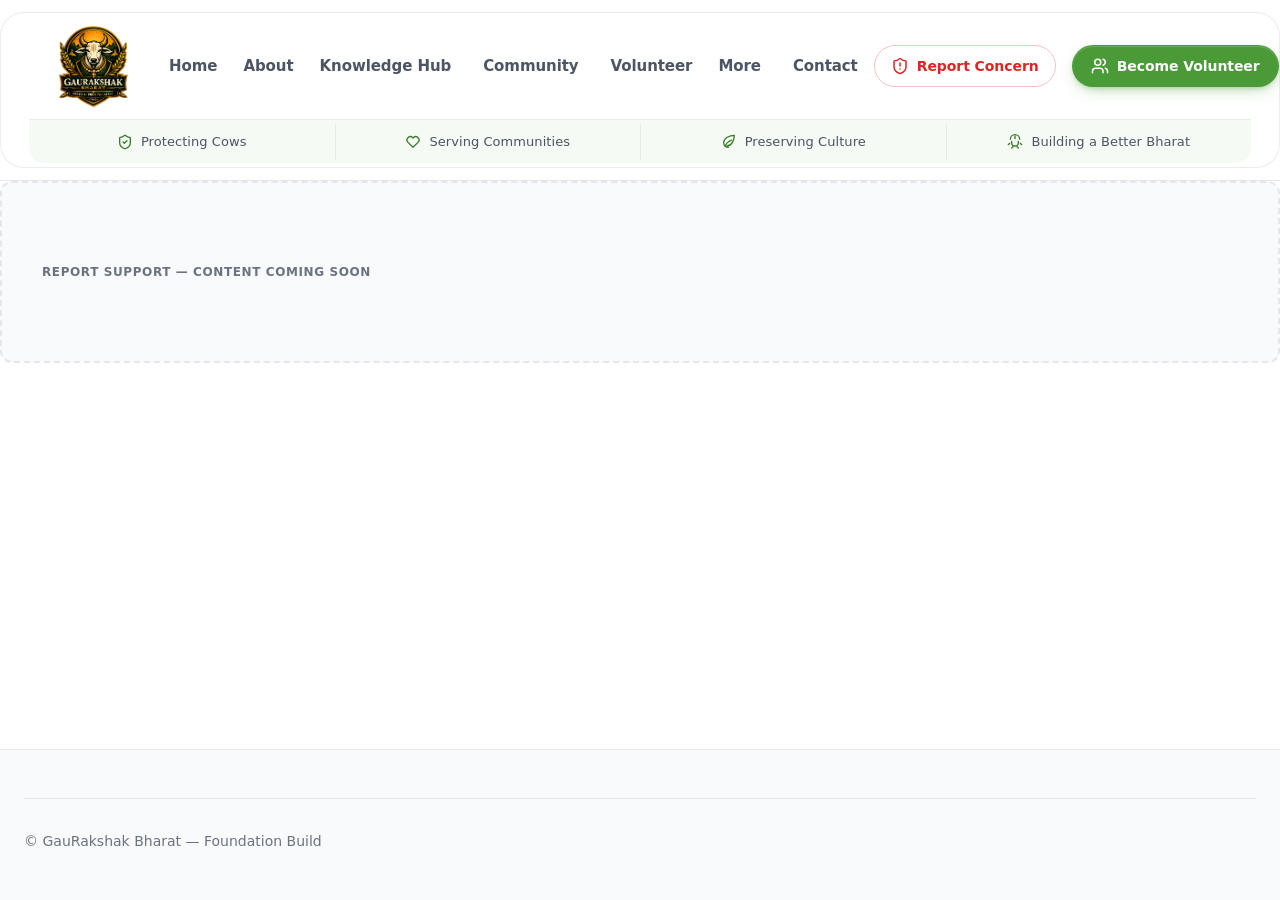
<file: pages/report.html>
<!DOCTYPE html>
<html lang="en">
<head>
  <meta charset="UTF-8">
  <meta name="viewport" content="width=device-width, initial-scale=1.0">
  <title>Report — GauRakshak Bharat</title>
  <meta name="description" content="Report cow-related incidents responsibly through GauRakshak Bharat — lawful community support and rescue coordination.">
  <meta name="robots" content="index, follow">
  <link rel="canonical" href="https://gaurakshakbharat.org/pages/report.html">
  <link rel="icon" type="image/x-icon" href="../assets/icons/favicon.ico">
  <meta name="theme-color" content="#4a9a38">
  <link rel="stylesheet" href="../css/variables.css">
  <link rel="stylesheet" href="../css/style.css">
  <link rel="stylesheet" href="../css/animations.css">
  <link rel="stylesheet" href="../css/responsive.css">
</head>
<body>

  <div id="page-loader" class="page-loader" role="status" aria-live="polite" aria-label="Page loading">
    <div class="page-loader__spinner" aria-hidden="true"></div>
    <span class="u-sr-only">Loading...</span>
  </div>

  <div class="page-wrapper">

    <!-- =============================================
         HOMEPAGE NAVIGATION
         ============================================= -->

    <header class="navbar" role="banner">
      <div class="container navbar__shell">
        <div class="navbar__inner">
          <button
            class="navbar__toggle"
            type="button"
            aria-label="Open navigation menu"
            aria-expanded="false"
            aria-controls="mobile-nav">
            <span class="navbar__toggle-icon" aria-hidden="true">
              <span class="navbar__toggle-bar"></span>
              <span class="navbar__toggle-bar"></span>
              <span class="navbar__toggle-bar"></span>
            </span>
          </button>

        <a href="../index.html" class="navbar__brand" aria-label="GauRakshak Bharat — Home">
          <img src="../assets/icons/Mainlogo.png" alt="GauRakshak Bharat" class="navbar__logo">
        </a>

          <nav class="navbar__nav" id="main-nav" role="navigation" aria-label="Main navigation">
            <a href="../index.html" class="navbar__link">Home</a>
            <a href="about.html" class="navbar__link">About</a>
            <a href="knowledge.html" class="navbar__link navbar__link--has-icon">
              <span>Knowledge Hub</span>
              <svg class="icon icon--chevron" viewBox="0 0 24 24" aria-hidden="true">
                <path d="m6 9 6 6 6-6"></path>
              </svg>
            </a>
            <a href="community.html" class="navbar__link navbar__link--has-icon">
              Community
              <svg class="icon icon--chevron" viewBox="0 0 24 24" aria-hidden="true">
                <path d="m6 9 6 6 6-6"></path>
              </svg>
            </a>
            <a href="volunteer.html" class="navbar__link">Volunteer</a>
            <div class="navbar__item navbar__item--dropdown">
              <button class="navbar__link navbar__link--button navbar__link--has-icon" type="button" aria-expanded="false" aria-haspopup="true">
                More
                <svg class="icon icon--chevron" viewBox="0 0 24 24" aria-hidden="true">
                  <path d="m6 9 6 6 6-6"></path>
                </svg>
              </button>
              <div class="navbar__dropdown" role="menu" aria-label="More pages">
                <a href="events.html" class="navbar__dropdown-link" role="menuitem">
                  <svg class="icon" viewBox="0 0 24 24" aria-hidden="true">
                    <path d="M8 2v4M16 2v4M3 10h18"></path>
                    <rect x="3" y="4" width="18" height="18" rx="2"></rect>
                  </svg>
                  Events
                </a>
                <a href="gallery.html" class="navbar__dropdown-link" role="menuitem">
                  <svg class="icon" viewBox="0 0 24 24" aria-hidden="true">
                    <rect x="3" y="3" width="18" height="18" rx="2"></rect>
                    <circle cx="9" cy="9" r="2"></circle>
                    <path d="m21 15-3.1-3.1a2 2 0 0 0-2.8 0L6 21"></path>
                  </svg>
                  Gallery
                </a>
                <a href="report.html" class="navbar__dropdown-link" role="menuitem is-active">
                  <svg class="icon" viewBox="0 0 24 24" aria-hidden="true">
                    <path d="M20 13c0 5-3.5 7.5-7.66 8.95a1 1 0 0 1-.67-.01C7.5 20.5 4 18 4 13V6a1 1 0 0 1 1-1c2 0 4.5-1.2 6.24-2.72a1.17 1.17 0 0 1 1.52 0C14.51 3.81 17 5 19 5a1 1 0 0 1 1 1z"></path>
                    <path d="M12 8v4M12 16h.01"></path>
                  </svg>
                  Report Concerns
                </a>
              </div>
            </div>
            <a href="contact.html" class="navbar__link">Contact</a>
          </nav>

          <div class="navbar__actions">
            <a href="report.html" class="nav-action nav-action--report">
              <svg class="icon" viewBox="0 0 24 24" aria-hidden="true">
                <path d="M20 13c0 5-3.5 7.5-7.66 8.95a1 1 0 0 1-.67-.01C7.5 20.5 4 18 4 13V6a1 1 0 0 1 1-1c2 0 4.5-1.2 6.24-2.72a1.17 1.17 0 0 1 1.52 0C14.51 3.81 17 5 19 5a1 1 0 0 1 1 1z"></path>
                <path d="M12 8v4M12 16h.01"></path>
              </svg>
              <span>Report Concern</span>
            </a>
            <a href="volunteer.html" class="nav-action nav-action--volunteer">
              <svg class="icon" viewBox="0 0 24 24" aria-hidden="true">
                <path d="M16 21v-2a4 4 0 0 0-4-4H6a4 4 0 0 0-4 4v2"></path>
                <circle cx="9" cy="7" r="4"></circle>
                <path d="M22 21v-2a4 4 0 0 0-3-3.87M16 3.13a4 4 0 0 1 0 7.75"></path>
              </svg>
              <span>Become Volunteer</span>
            </a>
            <button
              id="theme-toggle"
              class="theme-toggle"
              type="button"
              aria-label="Toggle dark mode"
              aria-pressed="false">
              <svg class="icon theme-toggle__moon" viewBox="0 0 24 24" aria-hidden="true">
                <path d="M12 3a6 6 0 0 0 9 9 9 9 0 1 1-9-9Z"></path>
              </svg>
              <svg class="icon theme-toggle__sun" viewBox="0 0 24 24" aria-hidden="true">
                <circle cx="12" cy="12" r="4"></circle>
                <path d="M12 2v2M12 20v2M4.93 4.93l1.41 1.41M17.66 17.66l1.41 1.41M2 12h2M20 12h2M4.93 19.07l1.41-1.41M17.66 6.34l1.41-1.41"></path>
              </svg>
            </button>
          </div>
        </div>

        <div class="navbar__mobile-panel" id="mobile-nav" aria-hidden="true">
          <div class="mobile-menu">
            <nav class="mobile-menu__primary" aria-label="Mobile navigation">
              <a href="../index.html" class="mobile-menu__link is-active"><svg class="icon" viewBox="0 0 24 24" aria-hidden="true"><path d="m3 9 9-7 9 7v11a2 2 0 0 1-2 2h-4v-7H9v7H5a2 2 0 0 1-2-2z"></path></svg>Home</a>
              <a href="about.html" class="mobile-menu__link"><svg class="icon" viewBox="0 0 24 24" aria-hidden="true"><path d="M19 21v-2a4 4 0 0 0-4-4H9a4 4 0 0 0-4 4v2"></path><circle cx="12" cy="7" r="4"></circle></svg>About</a>
              <a href="knowledge.html" class="mobile-menu__link"><svg class="icon" viewBox="0 0 24 24" aria-hidden="true"><path d="M4 19.5A2.5 2.5 0 0 1 6.5 17H20"></path><path d="M4 4.5A2.5 2.5 0 0 1 6.5 2H20v20H6.5A2.5 2.5 0 0 1 4 19.5z"></path></svg>Knowledge Hub</a>
              <a href="community.html" class="mobile-menu__link"><svg class="icon" viewBox="0 0 24 24" aria-hidden="true"><path d="M16 21v-2a4 4 0 0 0-4-4H6a4 4 0 0 0-4 4v2"></path><circle cx="9" cy="7" r="4"></circle><path d="M22 21v-2a4 4 0 0 0-3-3.87M16 3.13a4 4 0 0 1 0 7.75"></path></svg>Community</a>
              <a href="volunteer.html" class="mobile-menu__link"><svg class="icon" viewBox="0 0 24 24" aria-hidden="true"><path d="M11 14h2a2 2 0 1 0 0-4h-3c-.6 0-1.1.2-1.5.6L3 16"></path><path d="m7 20 1.6-1.4c.4-.4.9-.6 1.5-.6H14c.6 0 1.1-.2 1.5-.6l5.5-5.4"></path><path d="m2 15 6 6"></path></svg>Volunteer</a>
              <a href="contact.html" class="mobile-menu__link"><svg class="icon" viewBox="0 0 24 24" aria-hidden="true"><rect x="2" y="4" width="20" height="16" rx="2"></rect><path d="m22 7-10 6L2 7"></path></svg>Contact</a>
            </nav>

            <div class="mobile-menu__more" aria-label="More pages">
              <p class="mobile-menu__heading">More</p>
              <a href="events.html" class="mobile-menu__link"><svg class="icon" viewBox="0 0 24 24" aria-hidden="true"><path d="M8 2v4M16 2v4M3 10h18"></path><rect x="3" y="4" width="18" height="18" rx="2"></rect></svg>Events</a>
              <a href="gallery.html" class="mobile-menu__link"><svg class="icon" viewBox="0 0 24 24" aria-hidden="true"><rect x="3" y="3" width="18" height="18" rx="2"></rect><circle cx="9" cy="9" r="2"></circle><path d="m21 15-3.1-3.1a2 2 0 0 0-2.8 0L6 21"></path></svg>Gallery</a>
              <a href="report.html" class="mobile-menu__link"><svg class="icon" viewBox="0 0 24 24" aria-hidden="true"><path d="M20 13c0 5-3.5 7.5-7.66 8.95a1 1 0 0 1-.67-.01C7.5 20.5 4 18 4 13V6a1 1 0 0 1 1-1c2 0 4.5-1.2 6.24-2.72a1.17 1.17 0 0 1 1.52 0C14.51 3.81 17 5 19 5a1 1 0 0 1 1 1z"></path><path d="M12 8v4M12 16h.01"></path></svg>Report Concerns</a>
            </div>

            <button class="mobile-menu__close" type="button" aria-label="Close navigation menu">
              <svg class="icon" viewBox="0 0 24 24" aria-hidden="true">
                <path d="M18 6 6 18M6 6l12 12"></path>
              </svg>
            </button>
          </div>
        </div>

        <div class="navbar__value-strip" aria-label="Platform values">
          <span class="value-strip__item"><svg class="icon" viewBox="0 0 24 24" aria-hidden="true"><path d="M20 13c0 5-3.5 7.5-7.66 8.95a1 1 0 0 1-.67-.01C7.5 20.5 4 18 4 13V6a1 1 0 0 1 1-1c2 0 4.5-1.2 6.24-2.72a1.17 1.17 0 0 1 1.52 0C14.51 3.81 17 5 19 5a1 1 0 0 1 1 1z"></path><path d="m9 12 2 2 4-4"></path></svg>Protecting Cows</span>
          <span class="value-strip__item"><svg class="icon" viewBox="0 0 24 24" aria-hidden="true"><path d="M19.5 12.6 12 20l-7.5-7.4a5 5 0 1 1 7.1-7.1l.4.4.4-.4a5 5 0 1 1 7.1 7.1Z"></path></svg>Serving Communities</span>
          <span class="value-strip__item"><svg class="icon" viewBox="0 0 24 24" aria-hidden="true"><path d="M11 20A7 7 0 0 1 4 13c0-7 9-11 16-11 0 7-4 16-11 16Z"></path><path d="M6 18c2-4 5-7 10-9"></path></svg>Preserving Culture</span>
          <span class="value-strip__item"><svg class="icon" viewBox="0 0 24 24" aria-hidden="true"><path d="M7 11v2a5 5 0 0 0 10 0v-2"></path><path d="M5 8a7 7 0 0 1 14 0"></path><path d="M12 3v4M4 14l-2 2M20 14l2 2M7 21l2-2M17 21l-2-2"></path></svg>Building a Better Bharat</span>
        </div>
      </div>
    </header>

    <main id="main-content" class="main-content" role="main">
      <section class="section section--placeholder" aria-label="Report page content placeholder" data-placeholder-label="Report Support — Content Coming Soon"></section>
    </main>

    <footer class="footer" role="contentinfo">
      <div class="container footer__inner">
        <div class="footer__bottom">
          <p>&copy; GauRakshak Bharat — Foundation Build</p>
        </div>
      </div>
    </footer>

  </div>

  <button id="back-to-top" class="back-to-top" type="button" aria-label="Back to top" title="Back to top">↑</button>

  <script src="../js/animations.js" defer></script>
  <script src="../js/script.js" defer></script>
  <script src="../js/ui.js" defer></script>
</body>
</html>
</file>
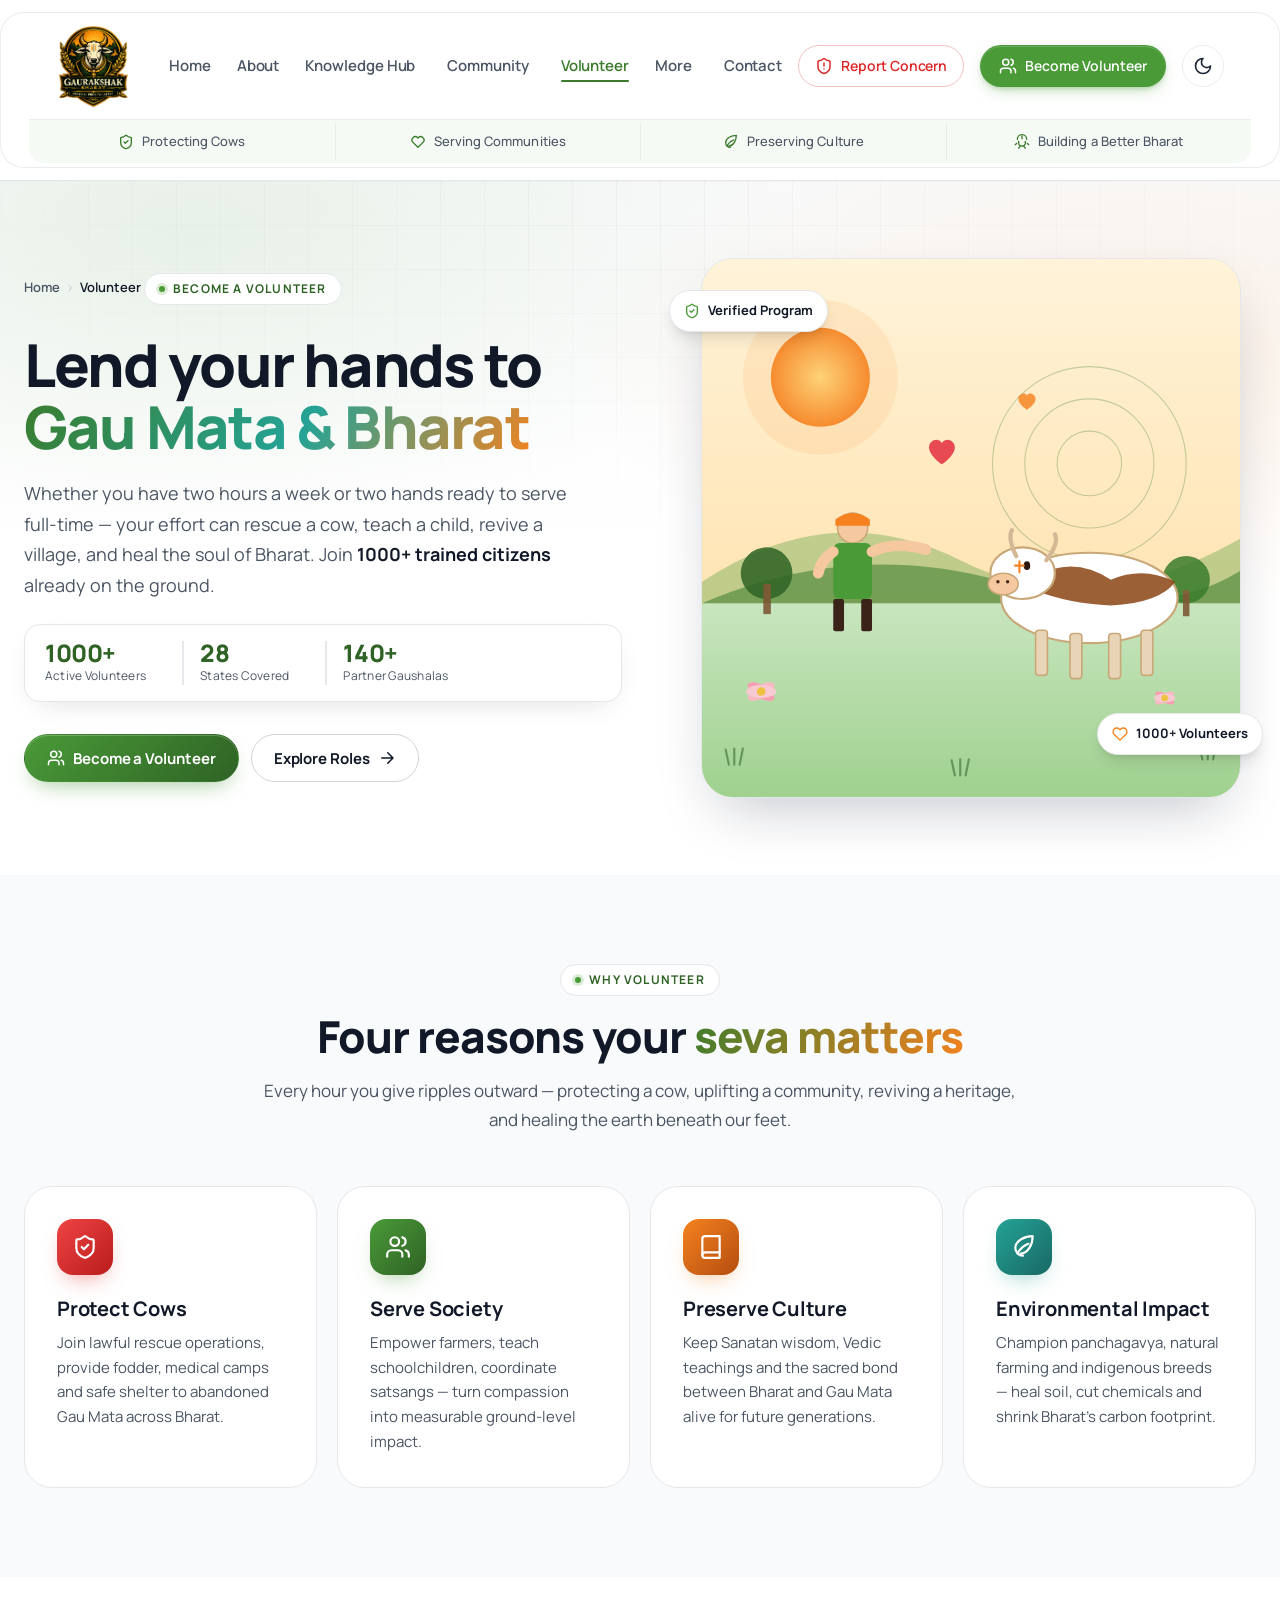
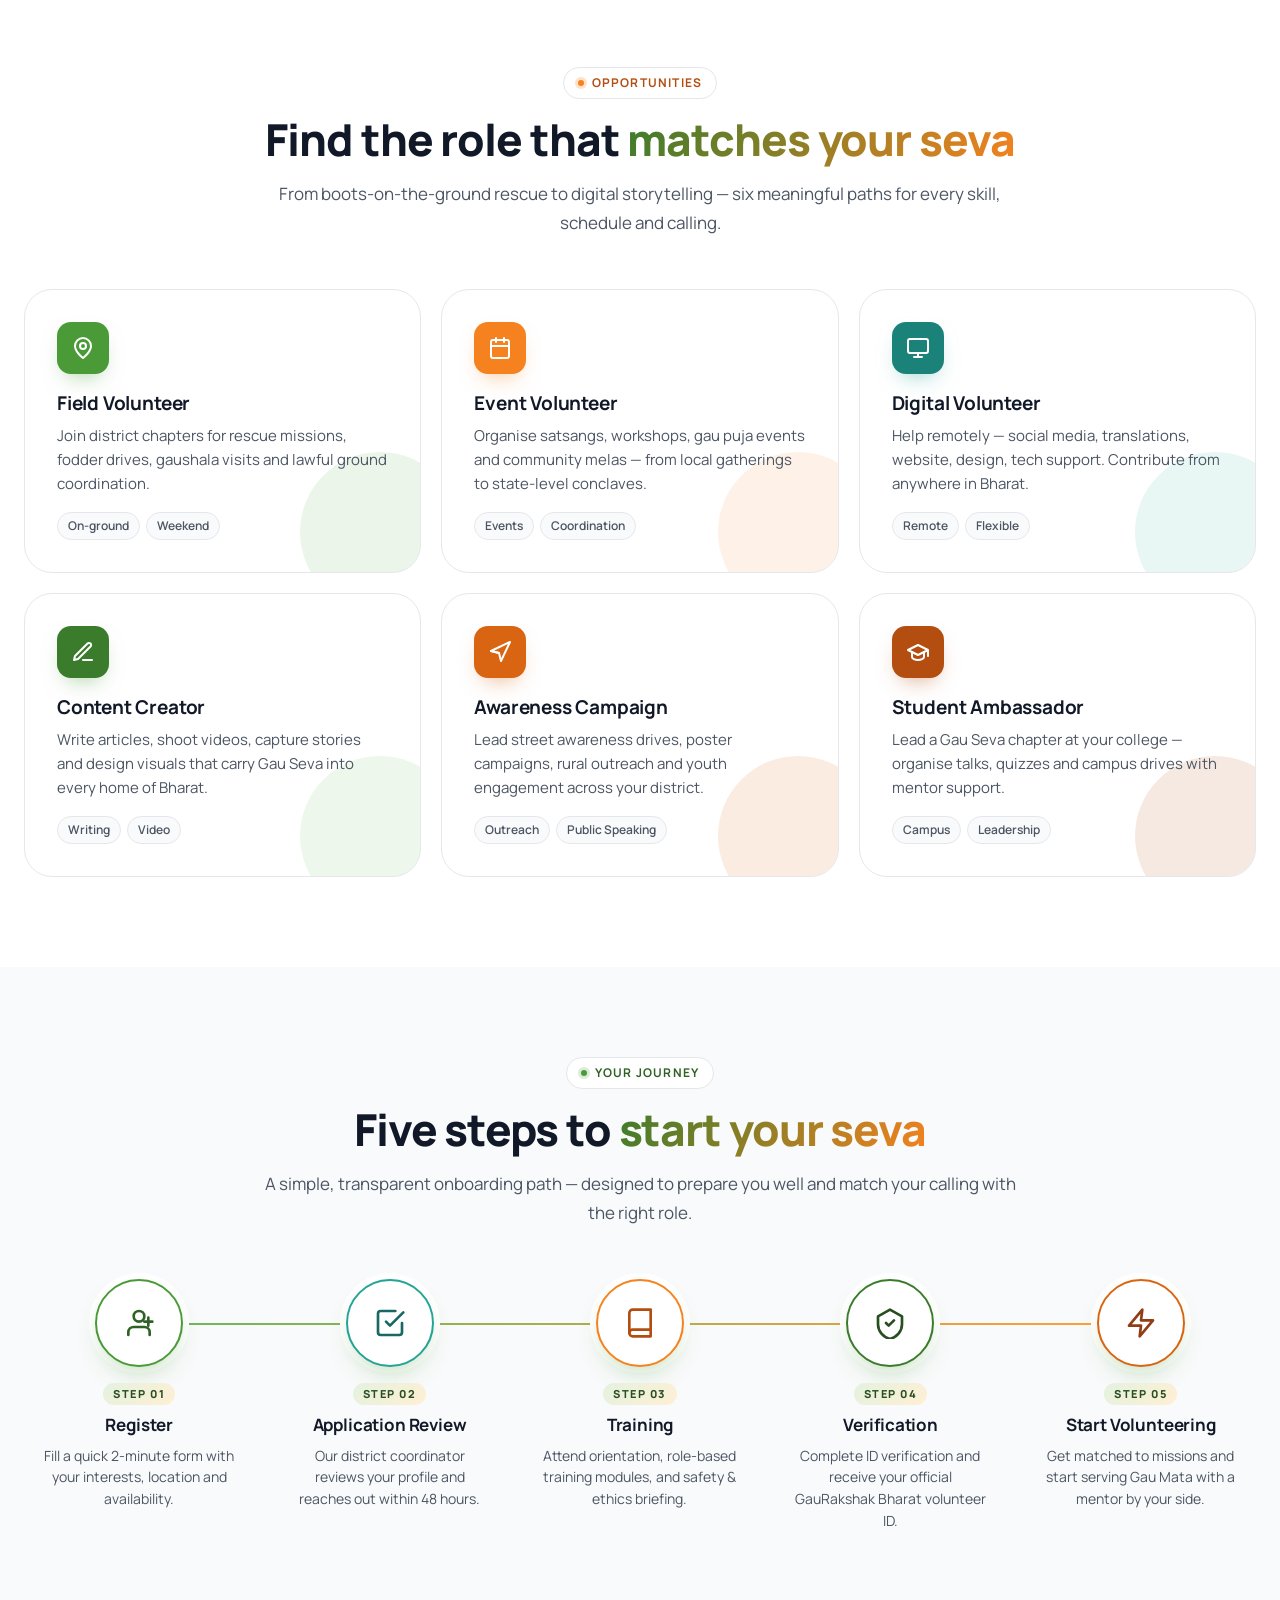
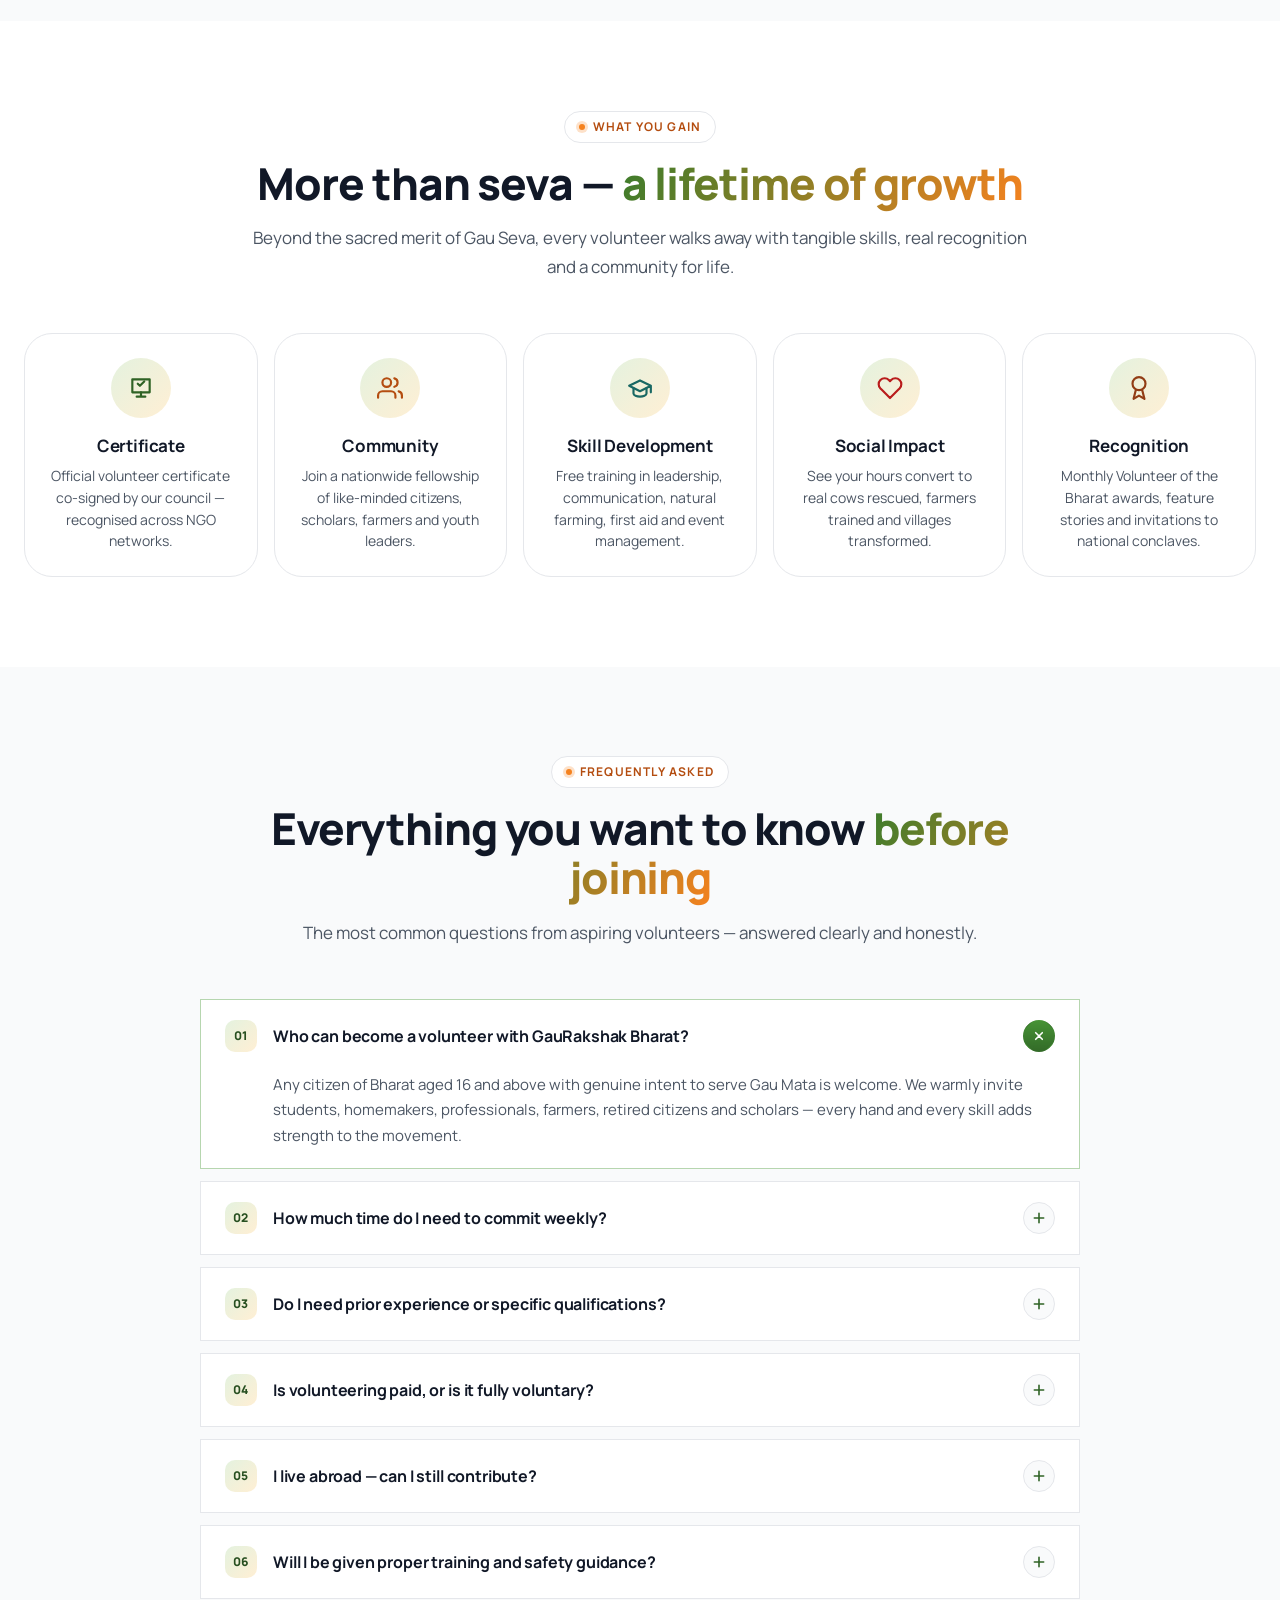
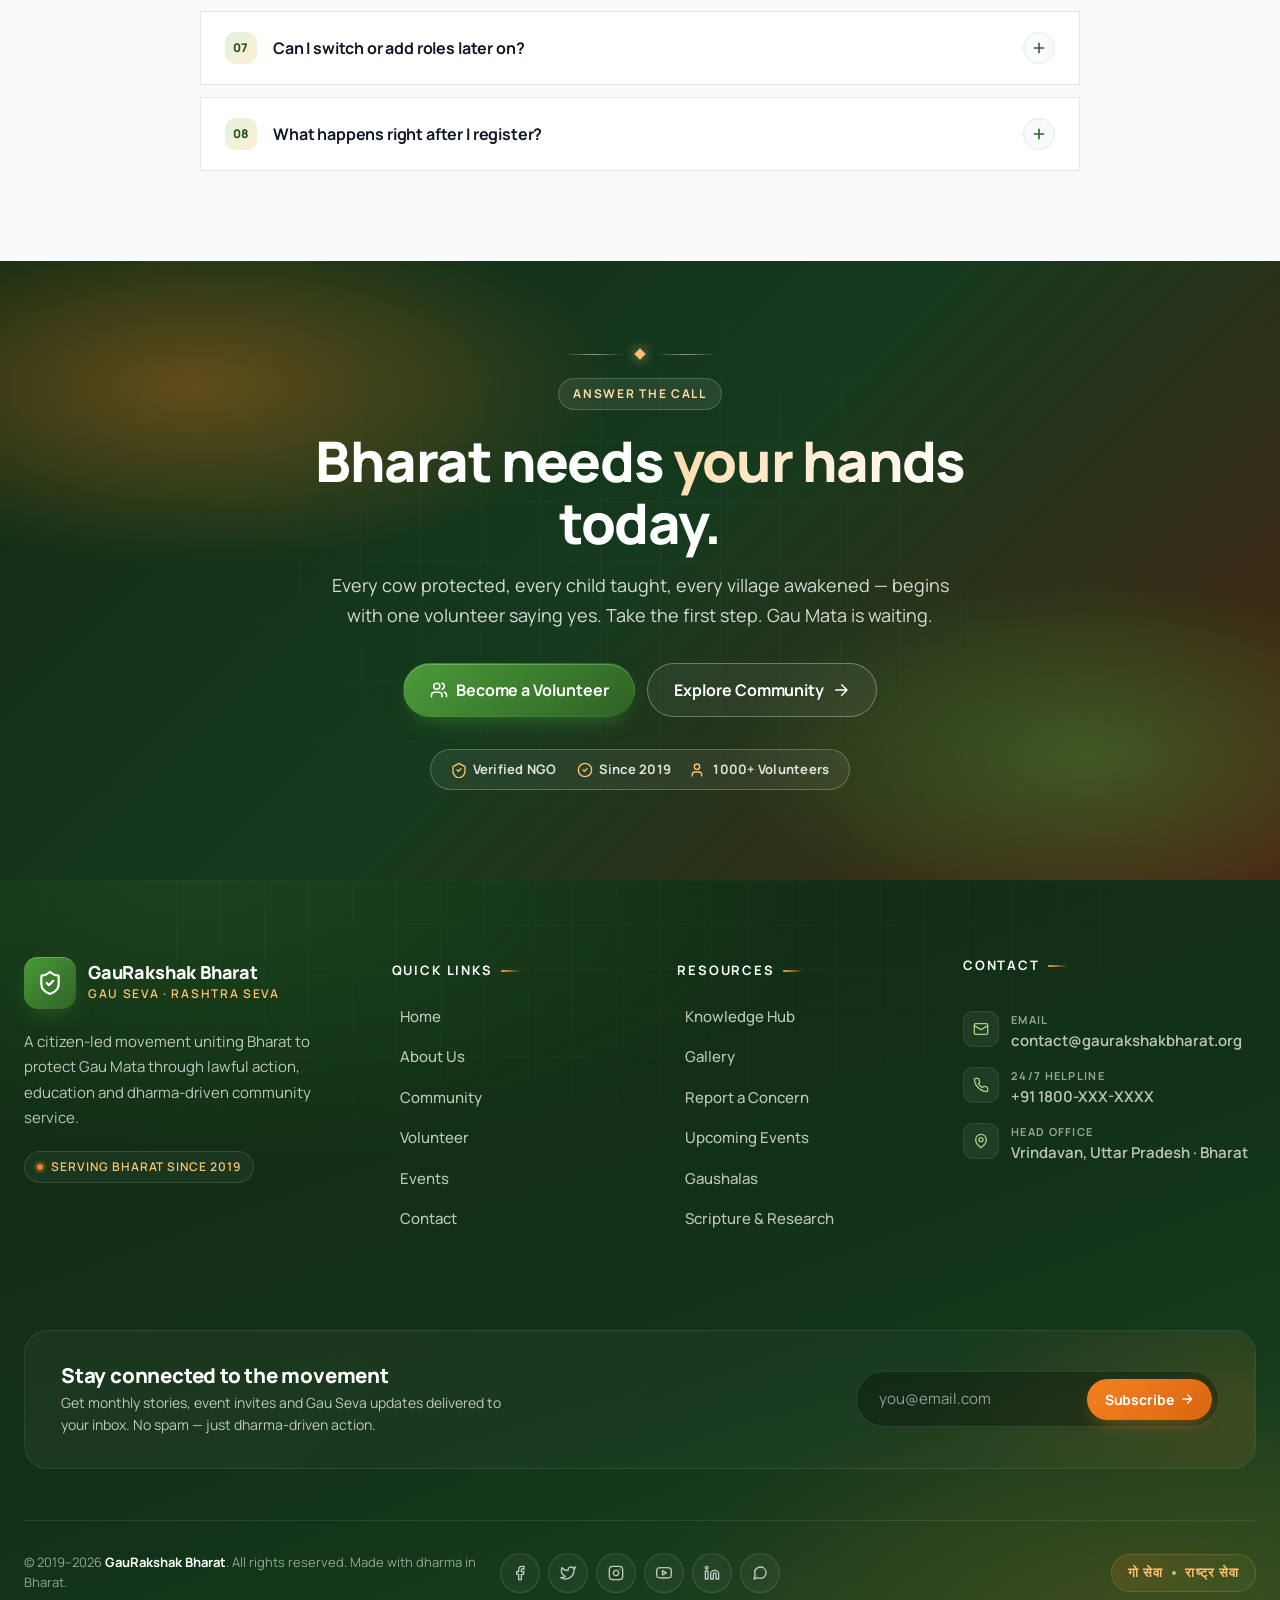
<file: pages/volunteer.html>
<!DOCTYPE html>
<html lang="en">
<head>
  <meta charset="UTF-8">
  <meta name="viewport" content="width=device-width, initial-scale=1.0">

  <!-- Primary SEO -->
  <title>Volunteer — GauRakshak Bharat | Serve Gau Mata, Serve Bharat</title>
  <meta name="description" content="Join GauRakshak Bharat as a volunteer — protect cows, serve society, preserve culture and drive real ecological impact. Field, digital, campus and content roles available.">
  <meta name="keywords" content="volunteer for cow protection, gau seva, NGO volunteer India, student ambassador Bharat, digital volunteer, gaushala seva">
  <meta name="author" content="GauRakshak Bharat">
  <meta name="robots" content="index, follow">
  <link rel="canonical" href="https://gaurakshakbharat.org/pages/volunteer.html">

  <!-- Open Graph -->
  <meta property="og:type" content="website">
  <meta property="og:title" content="Volunteer — GauRakshak Bharat">
  <meta property="og:description" content="Join the citizen-led movement to protect Gau Mata. Multiple volunteer roles across Bharat.">
  <meta property="og:url" content="https://gaurakshakbharat.org/pages/volunteer.html">
  <meta property="og:site_name" content="GauRakshak Bharat">
  <meta property="og:locale" content="en_IN">

  <link rel="icon" type="image/x-icon" href="../assets/icons/favicon.ico">
  <link rel="apple-touch-icon" href="../assets/icons/apple-touch-icon.png">
  <meta name="theme-color" content="#4a9a38">

  <!-- Fonts (match navbar) -->
  <link rel="preconnect" href="https://fonts.googleapis.com">
  <link rel="preconnect" href="https://fonts.gstatic.com" crossorigin>
  <link rel="stylesheet" href="https://fonts.googleapis.com/css2?family=Manrope:wght@400;500;600;700;800&display=swap">

  <!-- Stylesheets — dependency order -->
  <link rel="stylesheet" href="../css/variables.css">
  <link rel="stylesheet" href="../css/style.css">
  <link rel="stylesheet" href="../css/animations.css">
  <link rel="stylesheet" href="../css/responsive.css">
  <link rel="stylesheet" href="../css/knowledge.css">
  <link rel="stylesheet" href="../css/volunteer.css">
  <link rel="stylesheet" href="../css/footer.css">
</head>
<body>

  <div id="page-loader" class="page-loader" role="status" aria-live="polite" aria-label="Page loading">
    <div class="page-loader__spinner" aria-hidden="true"></div>
    <span class="u-sr-only">Loading...</span>
  </div>

  <div class="page-wrapper">

    <!-- =============================================
         NAVIGATION (unchanged — same as homepage)
         ============================================= -->
    <header class="navbar" role="banner">
      <div class="container navbar__shell">
        <div class="navbar__inner">
          <button
            class="navbar__toggle"
            type="button"
            aria-label="Open navigation menu"
            aria-expanded="false"
            aria-controls="mobile-nav">
            <span class="navbar__toggle-icon" aria-hidden="true">
              <span class="navbar__toggle-bar"></span>
              <span class="navbar__toggle-bar"></span>
              <span class="navbar__toggle-bar"></span>
            </span>
          </button>

          <a href="../index.html" class="navbar__brand" aria-label="GauRakshak Bharat — Home">
            <img src="../assets/icons/Mainlogo.png" alt="GauRakshak Bharat" class="navbar__logo">
          </a>

          <nav class="navbar__nav" id="main-nav" role="navigation" aria-label="Main navigation">
            <a href="../index.html" class="navbar__link">Home</a>
            <a href="about.html" class="navbar__link">About</a>
            <a href="knowledge.html" class="navbar__link navbar__link--has-icon">
              <span>Knowledge Hub</span>
              <svg class="icon icon--chevron" viewBox="0 0 24 24" aria-hidden="true">
                <path d="m6 9 6 6 6-6"></path>
              </svg>
            </a>
            <a href="community.html" class="navbar__link navbar__link--has-icon">
              Community
              <svg class="icon icon--chevron" viewBox="0 0 24 24" aria-hidden="true">
                <path d="m6 9 6 6 6-6"></path>
              </svg>
            </a>
            <a href="volunteer.html" class="navbar__link is-active">Volunteer</a>
            <div class="navbar__item navbar__item--dropdown">
              <button class="navbar__link navbar__link--button navbar__link--has-icon" type="button" aria-expanded="false" aria-haspopup="true">
                More
                <svg class="icon icon--chevron" viewBox="0 0 24 24" aria-hidden="true">
                  <path d="m6 9 6 6 6-6"></path>
                </svg>
              </button>
              <div class="navbar__dropdown" role="menu" aria-label="More pages">
                <a href="events.html" class="navbar__dropdown-link" role="menuitem">
                  <svg class="icon" viewBox="0 0 24 24" aria-hidden="true">
                    <path d="M8 2v4M16 2v4M3 10h18"></path>
                    <rect x="3" y="4" width="18" height="18" rx="2"></rect>
                  </svg>
                  Events
                </a>
                <a href="gallery.html" class="navbar__dropdown-link" role="menuitem">
                  <svg class="icon" viewBox="0 0 24 24" aria-hidden="true">
                    <rect x="3" y="3" width="18" height="18" rx="2"></rect>
                    <circle cx="9" cy="9" r="2"></circle>
                    <path d="m21 15-3.1-3.1a2 2 0 0 0-2.8 0L6 21"></path>
                  </svg>
                  Gallery
                </a>
                <a href="report.html" class="navbar__dropdown-link" role="menuitem">
                  <svg class="icon" viewBox="0 0 24 24" aria-hidden="true">
                    <path d="M20 13c0 5-3.5 7.5-7.66 8.95a1 1 0 0 1-.67-.01C7.5 20.5 4 18 4 13V6a1 1 0 0 1 1-1c2 0 4.5-1.2 6.24-2.72a1.17 1.17 0 0 1 1.52 0C14.51 3.81 17 5 19 5a1 1 0 0 1 1 1z"></path>
                    <path d="M12 8v4M12 16h.01"></path>
                  </svg>
                  Report Concerns
                </a>
              </div>
            </div>
            <a href="contact.html" class="navbar__link">Contact</a>
          </nav>

          <div class="navbar__actions">
            <a href="report.html" class="nav-action nav-action--report">
              <svg class="icon" viewBox="0 0 24 24" aria-hidden="true">
                <path d="M20 13c0 5-3.5 7.5-7.66 8.95a1 1 0 0 1-.67-.01C7.5 20.5 4 18 4 13V6a1 1 0 0 1 1-1c2 0 4.5-1.2 6.24-2.72a1.17 1.17 0 0 1 1.52 0C14.51 3.81 17 5 19 5a1 1 0 0 1 1 1z"></path>
                <path d="M12 8v4M12 16h.01"></path>
              </svg>
              <span>Report Concern</span>
            </a>
            <a href="volunteer.html" class="nav-action nav-action--volunteer is-active">
              <svg class="icon" viewBox="0 0 24 24" aria-hidden="true">
                <path d="M16 21v-2a4 4 0 0 0-4-4H6a4 4 0 0 0-4 4v2"></path>
                <circle cx="9" cy="7" r="4"></circle>
                <path d="M22 21v-2a4 4 0 0 0-3-3.87M16 3.13a4 4 0 0 1 0 7.75"></path>
              </svg>
              <span>Become Volunteer</span>
            </a>
            <button
              id="theme-toggle"
              class="theme-toggle"
              type="button"
              aria-label="Toggle dark mode"
              aria-pressed="false">
              <svg class="icon theme-toggle__moon" viewBox="0 0 24 24" aria-hidden="true">
                <path d="M12 3a6 6 0 0 0 9 9 9 9 0 1 1-9-9Z"></path>
              </svg>
              <svg class="icon theme-toggle__sun" viewBox="0 0 24 24" aria-hidden="true">
                <circle cx="12" cy="12" r="4"></circle>
                <path d="M12 2v2M12 20v2M4.93 4.93l1.41 1.41M17.66 17.66l1.41 1.41M2 12h2M20 12h2M4.93 19.07l1.41-1.41M17.66 6.34l1.41-1.41"></path>
              </svg>
            </button>
          </div>
        </div>

        <div class="navbar__mobile-panel" id="mobile-nav" aria-hidden="true">
          <div class="mobile-menu">
            <nav class="mobile-menu__primary" aria-label="Mobile navigation">
              <a href="../index.html" class="mobile-menu__link"><svg class="icon" viewBox="0 0 24 24" aria-hidden="true"><path d="m3 9 9-7 9 7v11a2 2 0 0 1-2 2h-4v-7H9v7H5a2 2 0 0 1-2-2z"></path></svg>Home</a>
              <a href="about.html" class="mobile-menu__link"><svg class="icon" viewBox="0 0 24 24" aria-hidden="true"><path d="M19 21v-2a4 4 0 0 0-4-4H9a4 4 0 0 0-4 4v2"></path><circle cx="12" cy="7" r="4"></circle></svg>About</a>
              <a href="knowledge.html" class="mobile-menu__link"><svg class="icon" viewBox="0 0 24 24" aria-hidden="true"><path d="M4 19.5A2.5 2.5 0 0 1 6.5 17H20"></path><path d="M4 4.5A2.5 2.5 0 0 1 6.5 2H20v20H6.5A2.5 2.5 0 0 1 4 19.5z"></path></svg>Knowledge Hub</a>
              <a href="community.html" class="mobile-menu__link"><svg class="icon" viewBox="0 0 24 24" aria-hidden="true"><path d="M16 21v-2a4 4 0 0 0-4-4H6a4 4 0 0 0-4 4v2"></path><circle cx="9" cy="7" r="4"></circle><path d="M22 21v-2a4 4 0 0 0-3-3.87M16 3.13a4 4 0 0 1 0 7.75"></path></svg>Community</a>
              <a href="volunteer.html" class="mobile-menu__link is-active"><svg class="icon" viewBox="0 0 24 24" aria-hidden="true"><path d="M11 14h2a2 2 0 1 0 0-4h-3c-.6 0-1.1.2-1.5.6L3 16"></path><path d="m7 20 1.6-1.4c.4-.4.9-.6 1.5-.6H14c.6 0 1.1-.2 1.5-.6l5.5-5.4"></path><path d="m2 15 6 6"></path></svg>Volunteer</a>
              <a href="contact.html" class="mobile-menu__link"><svg class="icon" viewBox="0 0 24 24" aria-hidden="true"><rect x="2" y="4" width="20" height="16" rx="2"></rect><path d="m22 7-10 6L2 7"></path></svg>Contact</a>
            </nav>

            <div class="mobile-menu__more" aria-label="More pages">
              <p class="mobile-menu__heading">More</p>
              <a href="events.html" class="mobile-menu__link"><svg class="icon" viewBox="0 0 24 24" aria-hidden="true"><path d="M8 2v4M16 2v4M3 10h18"></path><rect x="3" y="4" width="18" height="18" rx="2"></rect></svg>Events</a>
              <a href="gallery.html" class="mobile-menu__link"><svg class="icon" viewBox="0 0 24 24" aria-hidden="true"><rect x="3" y="3" width="18" height="18" rx="2"></rect><circle cx="9" cy="9" r="2"></circle><path d="m21 15-3.1-3.1a2 2 0 0 0-2.8 0L6 21"></path></svg>Gallery</a>
              <a href="report.html" class="mobile-menu__link"><svg class="icon" viewBox="0 0 24 24" aria-hidden="true"><path d="M20 13c0 5-3.5 7.5-7.66 8.95a1 1 0 0 1-.67-.01C7.5 20.5 4 18 4 13V6a1 1 0 0 1 1-1c2 0 4.5-1.2 6.24-2.72a1.17 1.17 0 0 1 1.52 0C14.51 3.81 17 5 19 5a1 1 0 0 1 1 1z"></path><path d="M12 8v4M12 16h.01"></path></svg>Report Concerns</a>
            </div>

            <button class="mobile-menu__close" type="button" aria-label="Close navigation menu">
              <svg class="icon" viewBox="0 0 24 24" aria-hidden="true">
                <path d="M18 6 6 18M6 6l12 12"></path>
              </svg>
            </button>
          </div>
        </div>

        <div class="navbar__value-strip" aria-label="Platform values">
          <span class="value-strip__item"><svg class="icon" viewBox="0 0 24 24" aria-hidden="true"><path d="M20 13c0 5-3.5 7.5-7.66 8.95a1 1 0 0 1-.67-.01C7.5 20.5 4 18 4 13V6a1 1 0 0 1 1-1c2 0 4.5-1.2 6.24-2.72a1.17 1.17 0 0 1 1.52 0C14.51 3.81 17 5 19 5a1 1 0 0 1 1 1z"></path><path d="m9 12 2 2 4-4"></path></svg>Protecting Cows</span>
          <span class="value-strip__item"><svg class="icon" viewBox="0 0 24 24" aria-hidden="true"><path d="M19.5 12.6 12 20l-7.5-7.4a5 5 0 1 1 7.1-7.1l.4.4.4-.4a5 5 0 1 1 7.1 7.1Z"></path></svg>Serving Communities</span>
          <span class="value-strip__item"><svg class="icon" viewBox="0 0 24 24" aria-hidden="true"><path d="M11 20A7 7 0 0 1 4 13c0-7 9-11 16-11 0 7-4 16-11 16Z"></path><path d="M6 18c2-4 5-7 10-9"></path></svg>Preserving Culture</span>
          <span class="value-strip__item"><svg class="icon" viewBox="0 0 24 24" aria-hidden="true"><path d="M7 11v2a5 5 0 0 0 10 0v-2"></path><path d="M5 8a7 7 0 0 1 14 0"></path><path d="M12 3v4M4 14l-2 2M20 14l2 2M7 21l2-2M17 21l-2-2"></path></svg>Building a Better Bharat</span>
        </div>
      </div>
    </header>

    <!-- =============================================
         MAIN VOLUNTEER CONTENT
         ============================================= -->
    <main id="main-content" class="main-content vlt-page" role="main">

      <!-- 1. HERO -->
      <section class="vlt-hero" aria-labelledby="vlt-hero-title">
        <div class="vlt-hero__inner">
          <div data-animate="fade-up">
            <nav class="vlt-hero__breadcrumb" aria-label="Breadcrumb">
              <a href="../index.html">Home</a>
              <span class="sep" aria-hidden="true">›</span>
              <span class="current">Volunteer</span>
            </nav>

            <span class="vlt-eyebrow">
              <span class="dot" aria-hidden="true"></span>
              Become a Volunteer
            </span>

            <h1 id="vlt-hero-title" class="vlt-hero__title">
              Lend your hands to
              <span class="accent">Gau Mata & Bharat</span>
            </h1>

            <p class="vlt-hero__lede">
              Whether you have two hours a week or two hands ready to serve full-time —
              your effort can rescue a cow, teach a child, revive a village, and heal the
              soul of Bharat. Join <strong>1000+ trained citizens</strong> already on the ground.
            </p>

            <div class="vlt-hero__stats" aria-label="Impact quick stats">
              <div class="vlt-hero__stat">
                <span class="vlt-hero__stat-num">1000+</span>
                <span class="vlt-hero__stat-label">Active Volunteers</span>
              </div>
              <div class="vlt-hero__stat">
                <span class="vlt-hero__stat-num">28</span>
                <span class="vlt-hero__stat-label">States Covered</span>
              </div>
              <div class="vlt-hero__stat">
                <span class="vlt-hero__stat-num">140+</span>
                <span class="vlt-hero__stat-label">Partner Gaushalas</span>
              </div>
            </div>

            <div class="vlt-hero__actions">
              <a href="#vlt-cta" class="vlt-btn vlt-btn--primary" data-testid="vlt-hero-join">
                <svg class="vlt-icon" viewBox="0 0 24 24" aria-hidden="true"><path d="M16 21v-2a4 4 0 0 0-4-4H6a4 4 0 0 0-4 4v2"></path><circle cx="9" cy="7" r="4"></circle><path d="M22 21v-2a4 4 0 0 0-3-3.87M16 3.13a4 4 0 0 1 0 7.75"></path></svg>
                Become a Volunteer
              </a>
              <a href="#vlt-roles" class="vlt-btn vlt-btn--ghost" data-testid="vlt-hero-roles">
                Explore Roles
                <svg class="vlt-icon" viewBox="0 0 24 24" aria-hidden="true"><path d="M5 12h14M13 5l7 7-7 7"></path></svg>
              </a>
            </div>
          </div>

          <div class="vlt-hero__visual" data-animate="fade-left" aria-hidden="true">
            <div class="vlt-hero__illustration">
              <svg viewBox="0 0 500 500" xmlns="http://www.w3.org/2000/svg">
                <defs>
                  <linearGradient id="vlt-sky" x1="0" y1="0" x2="0" y2="1">
                    <stop offset="0%" stop-color="#fff3d9"/>
                    <stop offset="100%" stop-color="#ffe4b3"/>
                  </linearGradient>
                  <linearGradient id="vlt-ground" x1="0" y1="0" x2="0" y2="1">
                    <stop offset="0%" stop-color="#c8e5be"/>
                    <stop offset="100%" stop-color="#9fd18f"/>
                  </linearGradient>
                  <radialGradient id="vlt-sun" cx="50%" cy="50%" r="50%">
                    <stop offset="0%" stop-color="#ffd97a"/>
                    <stop offset="100%" stop-color="#f5821f"/>
                  </radialGradient>
                </defs>

                <rect width="500" height="320" fill="url(#vlt-sky)"/>
                <circle cx="110" cy="110" r="46" fill="url(#vlt-sun)" opacity="0.9"/>
                <circle cx="110" cy="110" r="72" fill="#f5821f" opacity="0.1"/>

                <!-- Mandala backdrop -->
                <g transform="translate(360 190)" fill="none" stroke="#3a7c2c" stroke-width="1" opacity="0.3">
                  <circle r="90"/>
                  <circle r="60"/>
                  <circle r="30"/>
                </g>

                <!-- Hills -->
                <path d="M0 300 Q 120 220 240 280 T 500 260 L 500 340 L 0 340 Z" fill="#4a9a38" opacity="0.35"/>
                <path d="M0 320 Q 140 260 280 300 T 500 290 L 500 360 L 0 360 Z" fill="#3a7c2c" opacity="0.55"/>

                <rect y="320" width="500" height="180" fill="url(#vlt-ground)"/>

                <!-- Trees -->
                <g opacity="0.85">
                  <circle cx="60" cy="292" r="24" fill="#2f6325"/>
                  <rect x="57" y="302" width="7" height="28" fill="#7a5030"/>
                  <circle cx="450" cy="298" r="22" fill="#3a7c2c"/>
                  <rect x="447" y="308" width="6" height="24" fill="#7a5030"/>
                </g>

                <!-- Cow (right) -->
                <g transform="translate(280 230)">
                  <ellipse cx="80" cy="85" rx="82" ry="42" fill="#ffffff" stroke="#c9a878" stroke-width="2"/>
                  <path d="M30 65 Q 65 45 100 68 Q 130 55 160 70 Q 145 90 100 92 Q 60 90 30 78 Z" fill="#8b4513" opacity="0.85"/>
                  <rect x="30" y="115" width="11" height="42" rx="3" fill="#e8d5b7" stroke="#c9a878" stroke-width="1.5"/>
                  <rect x="62" y="118" width="11" height="42" rx="3" fill="#e8d5b7" stroke="#c9a878" stroke-width="1.5"/>
                  <rect x="98" y="118" width="11" height="42" rx="3" fill="#e8d5b7" stroke="#c9a878" stroke-width="1.5"/>
                  <rect x="128" y="115" width="11" height="42" rx="3" fill="#e8d5b7" stroke="#c9a878" stroke-width="1.5"/>
                  <ellipse cx="18" cy="62" rx="30" ry="24" fill="#ffffff" stroke="#c9a878" stroke-width="2"/>
                  <ellipse cx="0" cy="72" rx="14" ry="10" fill="#f5c8a0" stroke="#c9a878" stroke-width="1.5"/>
                  <circle cx="-5" cy="70" r="1.6" fill="#4a2c15"/>
                  <circle cx="4" cy="70" r="1.6" fill="#4a2c15"/>
                  <ellipse cx="22" cy="55" rx="3" ry="4" fill="#2c1810"/>
                  <path d="M40 50 Q 52 34 48 26" stroke="#d4b896" stroke-width="4" fill="none" stroke-linecap="round"/>
                  <path d="M12 46 Q 4 30 8 22" stroke="#d4b896" stroke-width="4" fill="none" stroke-linecap="round"/>
                  <path d="M15 51 L 15 61 M11 55 L 19 55" stroke="#f5821f" stroke-width="2" stroke-linecap="round"/>
                </g>

                <!-- Volunteer 1 -->
                <g transform="translate(140 250)">
                  <circle cx="0" cy="0" r="14" fill="#f5c8a0" stroke="#c9a878" stroke-width="1.5"/>
                  <path d="M-16 -8 Q 0 -20 16 -8 L 16 -2 L -16 -2 Z" fill="#f5821f"/>
                  <rect x="-18" y="14" width="36" height="52" rx="6" fill="#4a9a38"/>
                  <rect x="-18" y="66" width="10" height="30" rx="2" fill="#3a2318"/>
                  <rect x="8" y="66" width="10" height="30" rx="2" fill="#3a2318"/>
                  <!-- Extended arm to cow -->
                  <path d="M18 22 Q 40 12 68 20" stroke="#f5c8a0" stroke-width="10" stroke-linecap="round" fill="none"/>
                  <path d="M-18 22 Q -30 30 -32 42" stroke="#f5c8a0" stroke-width="10" stroke-linecap="round" fill="none"/>
                </g>

                <!-- Heart floaters -->
                <g opacity="0.9">
                  <path d="M235 175 c 0 -6 -8 -10 -12 -4 c -4 -6 -12 -2 -12 4 c 0 8 12 16 12 16 s 12 -8 12 -16 z" fill="#e63946"/>
                  <path d="M310 130 c 0 -4 -6 -7 -8 -3 c -2 -4 -8 -1 -8 3 c 0 5 8 10 8 10 s 8 -5 8 -10 z" fill="#f5821f" opacity="0.9"/>
                </g>

                <!-- Lotus flowers -->
                <g transform="translate(55 402)" opacity="0.9">
                  <ellipse cx="0" cy="0" rx="14" ry="6" fill="#ffb7c5" transform="rotate(-30)"/>
                  <ellipse cx="0" cy="0" rx="14" ry="6" fill="#ff9ab4" transform="rotate(30)"/>
                  <ellipse cx="0" cy="0" rx="14" ry="6" fill="#ffc9d6"/>
                  <circle cx="0" cy="0" r="4" fill="#f5c034"/>
                </g>
                <g transform="translate(430 408)" opacity="0.9">
                  <ellipse cx="0" cy="0" rx="10" ry="4" fill="#ffb7c5" transform="rotate(-30)"/>
                  <ellipse cx="0" cy="0" rx="10" ry="4" fill="#ff9ab4" transform="rotate(30)"/>
                  <ellipse cx="0" cy="0" rx="10" ry="4" fill="#ffc9d6"/>
                  <circle cx="0" cy="0" r="3" fill="#f5c034"/>
                </g>

                <!-- Grass -->
                <g stroke="#2f6325" stroke-width="2" stroke-linecap="round" opacity="0.55">
                  <path d="M30 470 L 30 455 M35 470 L 38 455 M25 470 L 22 456"/>
                  <path d="M470 465 L 470 450 M475 465 L 478 450 M465 465 L 462 451"/>
                  <path d="M240 480 L 240 465 M245 480 L 248 465 M235 480 L 232 466"/>
                </g>
              </svg>
            </div>

            <div class="vlt-hero__floater vlt-hero__floater--tl">
              <svg class="vlt-icon" viewBox="0 0 24 24" aria-hidden="true"><path d="M20 13c0 5-3.5 7.5-7.66 8.95a1 1 0 0 1-.67-.01C7.5 20.5 4 18 4 13V6a1 1 0 0 1 1-1c2 0 4.5-1.2 6.24-2.72a1.17 1.17 0 0 1 1.52 0C14.51 3.81 17 5 19 5a1 1 0 0 1 1 1z"></path><path d="m9 12 2 2 4-4"></path></svg>
              Verified Program
            </div>

            <div class="vlt-hero__floater vlt-hero__floater--br">
              <svg class="vlt-icon" viewBox="0 0 24 24" aria-hidden="true"><path d="M20.84 4.61a5.5 5.5 0 0 0-7.78 0L12 5.67l-1.06-1.06a5.5 5.5 0 0 0-7.78 7.78l1.06 1.06L12 21.23l7.78-7.78 1.06-1.06a5.5 5.5 0 0 0 0-7.78z"></path></svg>
              1000+ Volunteers
            </div>
          </div>
        </div>
      </section>

      <!-- 2. WHY VOLUNTEER -->
      <section class="vlt-section vlt-section--subtle" aria-labelledby="vlt-why-title">
        <div class="vlt-head" data-animate="fade-up">
          <span class="vlt-eyebrow"><span class="dot" aria-hidden="true"></span>Why Volunteer</span>
          <h2 id="vlt-why-title" class="vlt-head__title">Four reasons your <span class="accent">seva matters</span></h2>
          <p class="vlt-head__lede">
            Every hour you give ripples outward — protecting a cow, uplifting a community,
            reviving a heritage, and healing the earth beneath our feet.
          </p>
        </div>

        <div class="vlt-why__grid" data-stagger>
          <article class="vlt-why-card vlt-why-card--protect" data-animate="fade-up">
            <div class="vlt-why-card__icon" aria-hidden="true">
              <svg class="vlt-icon" viewBox="0 0 24 24"><path d="M20 13c0 5-3.5 7.5-7.66 8.95a1 1 0 0 1-.67-.01C7.5 20.5 4 18 4 13V6a1 1 0 0 1 1-1c2 0 4.5-1.2 6.24-2.72a1.17 1.17 0 0 1 1.52 0C14.51 3.81 17 5 19 5a1 1 0 0 1 1 1z"></path><path d="m9 12 2 2 4-4"></path></svg>
            </div>
            <h3>Protect Cows</h3>
            <p>Join lawful rescue operations, provide fodder, medical camps and safe shelter to abandoned Gau Mata across Bharat.</p>
          </article>

          <article class="vlt-why-card vlt-why-card--serve" data-animate="fade-up">
            <div class="vlt-why-card__icon" aria-hidden="true">
              <svg class="vlt-icon" viewBox="0 0 24 24"><path d="M16 21v-2a4 4 0 0 0-4-4H6a4 4 0 0 0-4 4v2"></path><circle cx="9" cy="7" r="4"></circle><path d="M22 21v-2a4 4 0 0 0-3-3.87M16 3.13a4 4 0 0 1 0 7.75"></path></svg>
            </div>
            <h3>Serve Society</h3>
            <p>Empower farmers, teach schoolchildren, coordinate satsangs — turn compassion into measurable ground-level impact.</p>
          </article>

          <article class="vlt-why-card vlt-why-card--culture" data-animate="fade-up">
            <div class="vlt-why-card__icon" aria-hidden="true">
              <svg class="vlt-icon" viewBox="0 0 24 24"><path d="M4 19.5A2.5 2.5 0 0 1 6.5 17H20"></path><path d="M4 4.5A2.5 2.5 0 0 1 6.5 2H20v20H6.5A2.5 2.5 0 0 1 4 19.5z"></path></svg>
            </div>
            <h3>Preserve Culture</h3>
            <p>Keep Sanatan wisdom, Vedic teachings and the sacred bond between Bharat and Gau Mata alive for future generations.</p>
          </article>

          <article class="vlt-why-card vlt-why-card--eco" data-animate="fade-up">
            <div class="vlt-why-card__icon" aria-hidden="true">
              <svg class="vlt-icon" viewBox="0 0 24 24"><path d="M11 20A7 7 0 0 1 4 13c0-7 9-11 16-11 0 7-4 16-11 16Z"></path><path d="M6 18c2-4 5-7 10-9"></path></svg>
            </div>
            <h3>Environmental Impact</h3>
            <p>Champion panchagavya, natural farming and indigenous breeds — heal soil, cut chemicals and shrink Bharat's carbon footprint.</p>
          </article>
        </div>
      </section>

      <!-- 3. VOLUNTEER OPPORTUNITIES -->
      <section id="vlt-roles" class="vlt-section" aria-labelledby="vlt-roles-title">
        <div class="vlt-head" data-animate="fade-up">
          <span class="vlt-eyebrow vlt-eyebrow--saffron"><span class="dot" aria-hidden="true"></span>Opportunities</span>
          <h2 id="vlt-roles-title" class="vlt-head__title">Find the role that <span class="accent">matches your seva</span></h2>
          <p class="vlt-head__lede">
            From boots-on-the-ground rescue to digital storytelling — six meaningful paths
            for every skill, schedule and calling.
          </p>
        </div>

        <div class="vlt-roles__grid" data-stagger>
          <article class="vlt-role-card vlt-role-card--field" data-animate="fade-up">
            <div class="vlt-role-card__icon" aria-hidden="true">
              <svg class="vlt-icon" viewBox="0 0 24 24"><path d="M20 10c0 6-8 12-8 12s-8-6-8-12a8 8 0 0 1 16 0z"></path><circle cx="12" cy="10" r="3"></circle></svg>
            </div>
            <div class="vlt-role-card__body">
              <h3 class="vlt-role-card__title">Field Volunteer</h3>
              <p class="vlt-role-card__text">Join district chapters for rescue missions, fodder drives, gaushala visits and lawful ground coordination.</p>
              <div class="vlt-role-card__tags">
                <span class="vlt-role-card__tag">On-ground</span>
                <span class="vlt-role-card__tag">Weekend</span>
              </div>
            </div>
          </article>

          <article class="vlt-role-card vlt-role-card--event" data-animate="fade-up">
            <div class="vlt-role-card__icon" aria-hidden="true">
              <svg class="vlt-icon" viewBox="0 0 24 24"><path d="M8 2v4M16 2v4M3 10h18"></path><rect x="3" y="4" width="18" height="18" rx="2"></rect></svg>
            </div>
            <div class="vlt-role-card__body">
              <h3 class="vlt-role-card__title">Event Volunteer</h3>
              <p class="vlt-role-card__text">Organise satsangs, workshops, gau puja events and community melas — from local gatherings to state-level conclaves.</p>
              <div class="vlt-role-card__tags">
                <span class="vlt-role-card__tag">Events</span>
                <span class="vlt-role-card__tag">Coordination</span>
              </div>
            </div>
          </article>

          <article class="vlt-role-card vlt-role-card--digital" data-animate="fade-up">
            <div class="vlt-role-card__icon" aria-hidden="true">
              <svg class="vlt-icon" viewBox="0 0 24 24"><rect x="2" y="3" width="20" height="14" rx="2"></rect><path d="M8 21h8M12 17v4"></path></svg>
            </div>
            <div class="vlt-role-card__body">
              <h3 class="vlt-role-card__title">Digital Volunteer</h3>
              <p class="vlt-role-card__text">Help remotely — social media, translations, website, design, tech support. Contribute from anywhere in Bharat.</p>
              <div class="vlt-role-card__tags">
                <span class="vlt-role-card__tag">Remote</span>
                <span class="vlt-role-card__tag">Flexible</span>
              </div>
            </div>
          </article>

          <article class="vlt-role-card vlt-role-card--content" data-animate="fade-up">
            <div class="vlt-role-card__icon" aria-hidden="true">
              <svg class="vlt-icon" viewBox="0 0 24 24"><path d="M12 20h9M16.5 3.5a2.121 2.121 0 0 1 3 3L7 19l-4 1 1-4 12.5-12.5z"></path></svg>
            </div>
            <div class="vlt-role-card__body">
              <h3 class="vlt-role-card__title">Content Creator</h3>
              <p class="vlt-role-card__text">Write articles, shoot videos, capture stories and design visuals that carry Gau Seva into every home of Bharat.</p>
              <div class="vlt-role-card__tags">
                <span class="vlt-role-card__tag">Writing</span>
                <span class="vlt-role-card__tag">Video</span>
              </div>
            </div>
          </article>

          <article class="vlt-role-card vlt-role-card--awareness" data-animate="fade-up">
            <div class="vlt-role-card__icon" aria-hidden="true">
              <svg class="vlt-icon" viewBox="0 0 24 24"><path d="M3 11 22 2l-9 19-2-8z"></path><path d="M3 11 11 13"></path></svg>
            </div>
            <div class="vlt-role-card__body">
              <h3 class="vlt-role-card__title">Awareness Campaign</h3>
              <p class="vlt-role-card__text">Lead street awareness drives, poster campaigns, rural outreach and youth engagement across your district.</p>
              <div class="vlt-role-card__tags">
                <span class="vlt-role-card__tag">Outreach</span>
                <span class="vlt-role-card__tag">Public Speaking</span>
              </div>
            </div>
          </article>

          <article class="vlt-role-card vlt-role-card--student" data-animate="fade-up">
            <div class="vlt-role-card__icon" aria-hidden="true">
              <svg class="vlt-icon" viewBox="0 0 24 24"><path d="M22 10v6M2 10l10-5 10 5-10 5z"></path><path d="M6 12v5c0 1.7 3 3 6 3s6-1.3 6-3v-5"></path></svg>
            </div>
            <div class="vlt-role-card__body">
              <h3 class="vlt-role-card__title">Student Ambassador</h3>
              <p class="vlt-role-card__text">Lead a Gau Seva chapter at your college — organise talks, quizzes and campus drives with mentor support.</p>
              <div class="vlt-role-card__tags">
                <span class="vlt-role-card__tag">Campus</span>
                <span class="vlt-role-card__tag">Leadership</span>
              </div>
            </div>
          </article>
        </div>
      </section>

      <!-- 4. VOLUNTEER JOURNEY -->
      <section class="vlt-section vlt-section--subtle" aria-labelledby="vlt-journey-title">
        <div class="vlt-head" data-animate="fade-up">
          <span class="vlt-eyebrow"><span class="dot" aria-hidden="true"></span>Your Journey</span>
          <h2 id="vlt-journey-title" class="vlt-head__title">Five steps to <span class="accent">start your seva</span></h2>
          <p class="vlt-head__lede">
            A simple, transparent onboarding path — designed to prepare you well and match your
            calling with the right role.
          </p>
        </div>

        <ol class="vlt-journey" aria-label="Volunteer onboarding steps" data-stagger>
          <li class="vlt-journey__step" data-animate="fade-up">
            <div class="vlt-journey__dot" aria-hidden="true">
              <svg class="vlt-icon" viewBox="0 0 24 24"><path d="M20 21v-2a4 4 0 0 0-4-4H8a4 4 0 0 0-4 4v2"></path><circle cx="12" cy="7" r="4"></circle><path d="M19 8v6M22 11h-6"></path></svg>
            </div>
            <span class="vlt-journey__num">Step 01</span>
            <h4>Register</h4>
            <p>Fill a quick 2-minute form with your interests, location and availability.</p>
          </li>

          <li class="vlt-journey__step" data-animate="fade-up">
            <div class="vlt-journey__dot" aria-hidden="true">
              <svg class="vlt-icon" viewBox="0 0 24 24"><path d="M9 11l3 3L22 4"></path><path d="M21 12v7a2 2 0 0 1-2 2H5a2 2 0 0 1-2-2V5a2 2 0 0 1 2-2h11"></path></svg>
            </div>
            <span class="vlt-journey__num">Step 02</span>
            <h4>Application Review</h4>
            <p>Our district coordinator reviews your profile and reaches out within 48 hours.</p>
          </li>

          <li class="vlt-journey__step" data-animate="fade-up">
            <div class="vlt-journey__dot" aria-hidden="true">
              <svg class="vlt-icon" viewBox="0 0 24 24"><path d="M4 19.5A2.5 2.5 0 0 1 6.5 17H20"></path><path d="M4 4.5A2.5 2.5 0 0 1 6.5 2H20v20H6.5A2.5 2.5 0 0 1 4 19.5z"></path></svg>
            </div>
            <span class="vlt-journey__num">Step 03</span>
            <h4>Training</h4>
            <p>Attend orientation, role-based training modules, and safety &amp; ethics briefing.</p>
          </li>

          <li class="vlt-journey__step" data-animate="fade-up">
            <div class="vlt-journey__dot" aria-hidden="true">
              <svg class="vlt-icon" viewBox="0 0 24 24"><path d="M12 2L3 7v6c0 5 3.5 9.5 9 11 5.5-1.5 9-6 9-11V7z"></path><path d="m9 12 2 2 4-4"></path></svg>
            </div>
            <span class="vlt-journey__num">Step 04</span>
            <h4>Verification</h4>
            <p>Complete ID verification and receive your official GauRakshak Bharat volunteer ID.</p>
          </li>

          <li class="vlt-journey__step" data-animate="fade-up">
            <div class="vlt-journey__dot" aria-hidden="true">
              <svg class="vlt-icon" viewBox="0 0 24 24"><path d="M13 2 3 14h9l-1 8 10-12h-9z"></path></svg>
            </div>
            <span class="vlt-journey__num">Step 05</span>
            <h4>Start Volunteering</h4>
            <p>Get matched to missions and start serving Gau Mata with a mentor by your side.</p>
          </li>
        </ol>
      </section>

      <!-- 5. BENEFITS -->
      <section class="vlt-section" aria-labelledby="vlt-benefits-title">
        <div class="vlt-head" data-animate="fade-up">
          <span class="vlt-eyebrow vlt-eyebrow--saffron"><span class="dot" aria-hidden="true"></span>What You Gain</span>
          <h2 id="vlt-benefits-title" class="vlt-head__title">More than seva — <span class="accent">a lifetime of growth</span></h2>
          <p class="vlt-head__lede">
            Beyond the sacred merit of Gau Seva, every volunteer walks away with tangible
            skills, real recognition and a community for life.
          </p>
        </div>

        <div class="vlt-benefits__grid" data-stagger>
          <div class="vlt-benefit" data-animate="fade-up">
            <div class="vlt-benefit__icon" aria-hidden="true">
              <svg class="vlt-icon" viewBox="0 0 24 24"><path d="M4 4h16v12H4z"></path><path d="M8 20h8M12 16v4M9 8l2 2 4-4"></path></svg>
            </div>
            <h3>Certificate</h3>
            <p>Official volunteer certificate co-signed by our council — recognised across NGO networks.</p>
          </div>

          <div class="vlt-benefit" data-animate="fade-up">
            <div class="vlt-benefit__icon" aria-hidden="true">
              <svg class="vlt-icon" viewBox="0 0 24 24"><path d="M17 21v-2a4 4 0 0 0-4-4H5a4 4 0 0 0-4 4v2"></path><circle cx="9" cy="7" r="4"></circle><path d="M23 21v-2a4 4 0 0 0-3-3.87M16 3.13a4 4 0 0 1 0 7.75"></path></svg>
            </div>
            <h3>Community</h3>
            <p>Join a nationwide fellowship of like-minded citizens, scholars, farmers and youth leaders.</p>
          </div>

          <div class="vlt-benefit" data-animate="fade-up">
            <div class="vlt-benefit__icon" aria-hidden="true">
              <svg class="vlt-icon" viewBox="0 0 24 24"><path d="M22 10v6M2 10l10-5 10 5-10 5z"></path><path d="M6 12v5c0 1.7 3 3 6 3s6-1.3 6-3v-5"></path></svg>
            </div>
            <h3>Skill Development</h3>
            <p>Free training in leadership, communication, natural farming, first aid and event management.</p>
          </div>

          <div class="vlt-benefit" data-animate="fade-up">
            <div class="vlt-benefit__icon" aria-hidden="true">
              <svg class="vlt-icon" viewBox="0 0 24 24"><path d="M20.84 4.61a5.5 5.5 0 0 0-7.78 0L12 5.67l-1.06-1.06a5.5 5.5 0 0 0-7.78 7.78l1.06 1.06L12 21.23l7.78-7.78 1.06-1.06a5.5 5.5 0 0 0 0-7.78z"></path></svg>
            </div>
            <h3>Social Impact</h3>
            <p>See your hours convert to real cows rescued, farmers trained and villages transformed.</p>
          </div>

          <div class="vlt-benefit" data-animate="fade-up">
            <div class="vlt-benefit__icon" aria-hidden="true">
              <svg class="vlt-icon" viewBox="0 0 24 24"><circle cx="12" cy="8" r="6"></circle><path d="m9 14-2 8 5-3 5 3-2-8"></path></svg>
            </div>
            <h3>Recognition</h3>
            <p>Monthly Volunteer of the Bharat awards, feature stories and invitations to national conclaves.</p>
          </div>
        </div>
      </section>

      <!-- 6. FAQ — reusing existing kh-faq accordion style -->
      <section class="vlt-section vlt-section--subtle" aria-labelledby="vlt-faq-title">
        <div class="kh-head" data-animate="fade-up">
          <span class="kh-eyebrow kh-eyebrow--saffron"><span class="dot" aria-hidden="true"></span>Frequently Asked</span>
          <h2 id="vlt-faq-title" class="kh-head__title">Everything you want to know <span class="accent">before joining</span></h2>
          <p class="kh-head__lede">
            The most common questions from aspiring volunteers — answered clearly and honestly.
          </p>
        </div>

        <div class="kh-faq vlt-faq" data-stagger>
          <details class="kh-faq__item" data-animate="fade-up" open>
            <summary class="kh-faq__q">
              <span class="kh-faq__num">01</span>
              <span class="kh-faq__q-text">Who can become a volunteer with GauRakshak Bharat?</span>
              <span class="kh-faq__toggle" aria-hidden="true">
                <svg class="kh-icon" viewBox="0 0 24 24"><path d="M12 5v14M5 12h14"></path></svg>
              </span>
            </summary>
            <div class="kh-faq__a">
              <p>
                Any citizen of Bharat aged 16 and above with genuine intent to serve Gau Mata is welcome.
                We warmly invite students, homemakers, professionals, farmers, retired citizens and scholars —
                every hand and every skill adds strength to the movement.
              </p>
            </div>
          </details>

          <details class="kh-faq__item" data-animate="fade-up">
            <summary class="kh-faq__q">
              <span class="kh-faq__num">02</span>
              <span class="kh-faq__q-text">How much time do I need to commit weekly?</span>
              <span class="kh-faq__toggle" aria-hidden="true">
                <svg class="kh-icon" viewBox="0 0 24 24"><path d="M12 5v14M5 12h14"></path></svg>
              </span>
            </summary>
            <div class="kh-faq__a">
              <p>
                As little as 2 hours a week is meaningful. Digital and content roles can be done remotely
                in your own time. Field roles typically require 4–8 hours per week or a weekend day.
                You choose the pace that fits your life.
              </p>
            </div>
          </details>

          <details class="kh-faq__item" data-animate="fade-up">
            <summary class="kh-faq__q">
              <span class="kh-faq__num">03</span>
              <span class="kh-faq__q-text">Do I need prior experience or specific qualifications?</span>
              <span class="kh-faq__toggle" aria-hidden="true">
                <svg class="kh-icon" viewBox="0 0 24 24"><path d="M12 5v14M5 12h14"></path></svg>
              </span>
            </summary>
            <div class="kh-faq__a">
              <p>
                Not at all. Sincerity and compassion are our only prerequisites. Every new volunteer goes
                through role-based training, safety briefing and mentor pairing before starting active seva.
              </p>
            </div>
          </details>

          <details class="kh-faq__item" data-animate="fade-up">
            <summary class="kh-faq__q">
              <span class="kh-faq__num">04</span>
              <span class="kh-faq__q-text">Is volunteering paid, or is it fully voluntary?</span>
              <span class="kh-faq__toggle" aria-hidden="true">
                <svg class="kh-icon" viewBox="0 0 24 24"><path d="M12 5v14M5 12h14"></path></svg>
              </span>
            </summary>
            <div class="kh-faq__a">
              <p>
                All roles are voluntary — offered as nishkama seva. However, on-ground field volunteers
                receive travel reimbursement for rescue missions, and full-time coordinators are eligible
                for a modest stipend after 6 months.
              </p>
            </div>
          </details>

          <details class="kh-faq__item" data-animate="fade-up">
            <summary class="kh-faq__q">
              <span class="kh-faq__num">05</span>
              <span class="kh-faq__q-text">I live abroad — can I still contribute?</span>
              <span class="kh-faq__toggle" aria-hidden="true">
                <svg class="kh-icon" viewBox="0 0 24 24"><path d="M12 5v14M5 12h14"></path></svg>
              </span>
            </summary>
            <div class="kh-faq__a">
              <p>
                Absolutely. Our Digital Volunteer and Content Creator roles are open globally. NRIs and
                friends of Bharat contribute to translations, design, tech, storytelling and international
                awareness campaigns from over 15 countries.
              </p>
            </div>
          </details>

          <details class="kh-faq__item" data-animate="fade-up">
            <summary class="kh-faq__q">
              <span class="kh-faq__num">06</span>
              <span class="kh-faq__q-text">Will I be given proper training and safety guidance?</span>
              <span class="kh-faq__toggle" aria-hidden="true">
                <svg class="kh-icon" viewBox="0 0 24 24"><path d="M12 5v14M5 12h14"></path></svg>
              </span>
            </summary>
            <div class="kh-faq__a">
              <p>
                Yes. Every volunteer completes a structured orientation, role-specific training and a
                safety &amp; ethics module. Field volunteers get additional lawful-action briefings and are
                always paired with an experienced mentor.
              </p>
            </div>
          </details>

          <details class="kh-faq__item" data-animate="fade-up">
            <summary class="kh-faq__q">
              <span class="kh-faq__num">07</span>
              <span class="kh-faq__q-text">Can I switch or add roles later on?</span>
              <span class="kh-faq__toggle" aria-hidden="true">
                <svg class="kh-icon" viewBox="0 0 24 24"><path d="M12 5v14M5 12h14"></path></svg>
              </span>
            </summary>
            <div class="kh-faq__a">
              <p>
                Of course. Many volunteers start with digital or event roles and later transition to field
                work — or take up leadership positions like district coordinator or trainer. Your journey
                is yours to shape.
              </p>
            </div>
          </details>

          <details class="kh-faq__item" data-animate="fade-up">
            <summary class="kh-faq__q">
              <span class="kh-faq__num">08</span>
              <span class="kh-faq__q-text">What happens right after I register?</span>
              <span class="kh-faq__toggle" aria-hidden="true">
                <svg class="kh-icon" viewBox="0 0 24 24"><path d="M12 5v14M5 12h14"></path></svg>
              </span>
            </summary>
            <div class="kh-faq__a">
              <p>
                Within 48 hours, our district coordinator will reach out via WhatsApp or email with a short
                orientation call, next steps and your training schedule. You'll also be added to our
                volunteer community group for updates and support.
              </p>
            </div>
          </details>
        </div>
      </section>

      <!-- 7. FINAL CTA -->
      <section id="vlt-cta" class="vlt-cta" aria-labelledby="vlt-cta-title">
        <div class="vlt-cta__inner" data-animate="scale">
          <div class="vlt-cta__ornaments" aria-hidden="true">
            <span class="line"></span>
            <span class="diamond"></span>
            <span class="line"></span>
          </div>
          <span class="vlt-cta__eyebrow">Answer the Call</span>
          <h2 id="vlt-cta-title" class="vlt-cta__title">
            Bharat needs <span class="accent">your hands</span> today.
          </h2>
          <p class="vlt-cta__sub">
            Every cow protected, every child taught, every village awakened — begins with one
            volunteer saying yes. Take the first step. Gau Mata is waiting.
          </p>

          <div class="vlt-cta__actions">
            <a href="contact.html" class="vlt-btn vlt-btn--primary vlt-btn--lg" data-testid="vlt-cta-join">
              <svg class="vlt-icon" viewBox="0 0 24 24" aria-hidden="true"><path d="M16 21v-2a4 4 0 0 0-4-4H6a4 4 0 0 0-4 4v2"></path><circle cx="9" cy="7" r="4"></circle><path d="M22 21v-2a4 4 0 0 0-3-3.87M16 3.13a4 4 0 0 1 0 7.75"></path></svg>
              Become a Volunteer
            </a>
            <a href="community.html" class="vlt-btn vlt-btn--outline-light vlt-btn--lg" data-testid="vlt-cta-community">
              Explore Community
              <svg class="vlt-icon" viewBox="0 0 24 24" aria-hidden="true"><path d="M5 12h14M13 5l7 7-7 7"></path></svg>
            </a>
          </div>

          <div class="vlt-cta__trust">
            <span class="vlt-cta__trust-item">
              <svg class="vlt-icon" viewBox="0 0 24 24" aria-hidden="true"><path d="M12 2L3 7v6c0 5 3.5 9.5 9 11 5.5-1.5 9-6 9-11V7z"></path><path d="m9 12 2 2 4-4"></path></svg>
              Verified NGO
            </span>
            <span class="vlt-cta__trust-item">
              <svg class="vlt-icon" viewBox="0 0 24 24" aria-hidden="true"><circle cx="12" cy="12" r="10"></circle><path d="m9 12 2 2 4-4"></path></svg>
              Since 2019
            </span>
            <span class="vlt-cta__trust-item">
              <svg class="vlt-icon" viewBox="0 0 24 24" aria-hidden="true"><path d="M16 21v-2a4 4 0 0 0-4-4H6a4 4 0 0 0-4 4v2"></path><circle cx="9" cy="7" r="4"></circle></svg>
              1000+ Volunteers
            </span>
          </div>
        </div>
      </section>

    </main>

    <!-- =============================================
         GLOBAL FOOTER — reused as-is from About page
         ============================================= -->
    <footer class="site-footer" role="contentinfo" aria-label="Site footer">
      <div class="site-footer__inner">
        <div class="site-footer__grid">

          <!-- Brand column -->
          <div class="site-footer__brand">
            <div class="site-footer__logo-row">
              <div class="site-footer__logo-mark" aria-hidden="true">
                <svg viewBox="0 0 24 24"><path d="M20 13c0 5-3.5 7.5-7.66 8.95a1 1 0 0 1-.67-.01C7.5 20.5 4 18 4 13V6a1 1 0 0 1 1-1c2 0 4.5-1.2 6.24-2.72a1.17 1.17 0 0 1 1.52 0C14.51 3.81 17 5 19 5a1 1 0 0 1 1 1z"></path><path d="m9 12 2 2 4-4"></path></svg>
              </div>
              <div class="site-footer__brand-name">
                <span class="site-footer__brand-name-primary">GauRakshak Bharat</span>
                <span class="site-footer__brand-name-sub">Gau Seva · Rashtra Seva</span>
              </div>
            </div>
            <p class="site-footer__mission">
              A citizen-led movement uniting Bharat to protect Gau Mata through lawful action,
              education and dharma-driven community service.
            </p>
            <span class="site-footer__brand-tag">
              <span class="dot" aria-hidden="true"></span>
              Serving Bharat since 2019
            </span>
          </div>

          <!-- Quick Links -->
          <nav aria-labelledby="footer-quick-title">
            <h3 id="footer-quick-title" class="site-footer__col-title">Quick Links</h3>
            <ul class="site-footer__list">
              <li><a class="site-footer__link" href="../index.html">Home</a></li>
              <li><a class="site-footer__link" href="about.html">About Us</a></li>
              <li><a class="site-footer__link" href="community.html">Community</a></li>
              <li><a class="site-footer__link" href="volunteer.html">Volunteer</a></li>
              <li><a class="site-footer__link" href="events.html">Events</a></li>
              <li><a class="site-footer__link" href="contact.html">Contact</a></li>
            </ul>
          </nav>

          <!-- Resources -->
          <nav aria-labelledby="footer-res-title">
            <h3 id="footer-res-title" class="site-footer__col-title">Resources</h3>
            <ul class="site-footer__list">
              <li><a class="site-footer__link" href="knowledge.html">Knowledge Hub</a></li>
              <li><a class="site-footer__link" href="gallery.html">Gallery</a></li>
              <li><a class="site-footer__link" href="report.html">Report a Concern</a></li>
              <li><a class="site-footer__link" href="events.html">Upcoming Events</a></li>
              <li><a class="site-footer__link" href="community.html">Gaushalas</a></li>
              <li><a class="site-footer__link" href="knowledge.html">Scripture &amp; Research</a></li>
            </ul>
          </nav>

          <!-- Contact -->
          <div class="site-footer__contact" aria-labelledby="footer-contact-title">
            <h3 id="footer-contact-title" class="site-footer__col-title">Contact</h3>

            <a href="mailto:contact@gaurakshakbharat.org" class="site-footer__contact-item">
              <span class="site-footer__contact-icon" aria-hidden="true">
                <svg viewBox="0 0 24 24"><rect x="2" y="4" width="20" height="16" rx="2"></rect><path d="m22 7-10 6L2 7"></path></svg>
              </span>
              <span class="site-footer__contact-body">
                <span class="site-footer__contact-label">Email</span>
                <span class="site-footer__contact-value">contact@gaurakshakbharat.org</span>
              </span>
            </a>

            <a href="tel:+911800XXXXXXX" class="site-footer__contact-item">
              <span class="site-footer__contact-icon" aria-hidden="true">
                <svg viewBox="0 0 24 24"><path d="M22 16.92v3a2 2 0 0 1-2.18 2 19.79 19.79 0 0 1-8.63-3.07 19.5 19.5 0 0 1-6-6 19.79 19.79 0 0 1-3.07-8.67A2 2 0 0 1 4.11 2h3a2 2 0 0 1 2 1.72 12.84 12.84 0 0 0 .7 2.81 2 2 0 0 1-.45 2.11L8.09 9.91a16 16 0 0 0 6 6l1.27-1.27a2 2 0 0 1 2.11-.45 12.84 12.84 0 0 0 2.81.7A2 2 0 0 1 22 16.92z"></path></svg>
              </span>
              <span class="site-footer__contact-body">
                <span class="site-footer__contact-label">24/7 Helpline</span>
                <span class="site-footer__contact-value">+91 1800-XXX-XXXX</span>
              </span>
            </a>

            <div class="site-footer__contact-item">
              <span class="site-footer__contact-icon" aria-hidden="true">
                <svg viewBox="0 0 24 24"><path d="M20 10c0 6-8 12-8 12s-8-6-8-12a8 8 0 0 1 16 0z"></path><circle cx="12" cy="10" r="3"></circle></svg>
              </span>
              <span class="site-footer__contact-body">
                <span class="site-footer__contact-label">Head Office</span>
                <span class="site-footer__contact-value">Vrindavan, Uttar Pradesh · Bharat</span>
              </span>
            </div>
          </div>

          <!-- Newsletter (spans full width) -->
          <div class="site-footer__newsletter" role="region" aria-labelledby="footer-nl-title">
            <div class="site-footer__newsletter-copy">
              <h3 id="footer-nl-title" class="site-footer__newsletter-title">Stay connected to the movement</h3>
              <p class="site-footer__newsletter-sub">
                Get monthly stories, event invites and Gau Seva updates delivered to your inbox.
                No spam — just dharma-driven action.
              </p>
            </div>
            <form class="site-footer__newsletter-form" onsubmit="event.preventDefault();" aria-label="Newsletter subscription">
              <input
                type="email"
                class="site-footer__newsletter-input"
                placeholder="you@email.com"
                aria-label="Your email address"
                required>
              <button type="submit" class="site-footer__newsletter-btn" data-testid="newsletter-submit">
                Subscribe
                <svg viewBox="0 0 24 24" aria-hidden="true"><path d="M5 12h14M13 5l7 7-7 7"></path></svg>
              </button>
            </form>
          </div>
        </div>

        <!-- Bottom strip -->
        <div class="site-footer__bottom">
          <p class="site-footer__copy">
            © 2019–2026 <strong>GauRakshak Bharat</strong>. All rights reserved.
            Made with dharma in Bharat.
          </p>

          <div class="site-footer__social" role="list" aria-label="Social links">
            <a href="#" class="site-footer__social-link" aria-label="Facebook" role="listitem">
              <svg viewBox="0 0 24 24" aria-hidden="true"><path d="M18 2h-3a5 5 0 0 0-5 5v3H7v4h3v8h4v-8h3l1-4h-4V7a1 1 0 0 1 1-1h3z"></path></svg>
            </a>
            <a href="#" class="site-footer__social-link" aria-label="Twitter" role="listitem">
              <svg viewBox="0 0 24 24" aria-hidden="true"><path d="M23 3a10.9 10.9 0 0 1-3.14 1.53 4.48 4.48 0 0 0-7.86 3v1A10.66 10.66 0 0 1 3 4s-4 9 5 13a11.64 11.64 0 0 1-7 2c9 5 20 0 20-11.5a4.5 4.5 0 0 0-.08-.83A7.72 7.72 0 0 0 23 3z"></path></svg>
            </a>
            <a href="#" class="site-footer__social-link" aria-label="Instagram" role="listitem">
              <svg viewBox="0 0 24 24" aria-hidden="true"><rect x="2" y="2" width="20" height="20" rx="5" ry="5"></rect><path d="M16 11.37A4 4 0 1 1 12.63 8 4 4 0 0 1 16 11.37z"></path><line x1="17.5" y1="6.5" x2="17.51" y2="6.5"></line></svg>
            </a>
            <a href="#" class="site-footer__social-link" aria-label="YouTube" role="listitem">
              <svg viewBox="0 0 24 24" aria-hidden="true"><path d="M22.54 6.42a2.78 2.78 0 0 0-1.94-2C18.88 4 12 4 12 4s-6.88 0-8.6.46a2.78 2.78 0 0 0-1.94 2A29 29 0 0 0 1 11.75a29 29 0 0 0 .46 5.33A2.78 2.78 0 0 0 3.4 19c1.72.46 8.6.46 8.6.46s6.88 0 8.6-.46a2.78 2.78 0 0 0 1.94-2 29 29 0 0 0 .46-5.25 29 29 0 0 0-.46-5.33z"></path><polygon points="9.75 15.02 15.5 11.75 9.75 8.48 9.75 15.02"></polygon></svg>
            </a>
            <a href="#" class="site-footer__social-link" aria-label="LinkedIn" role="listitem">
              <svg viewBox="0 0 24 24" aria-hidden="true"><path d="M16 8a6 6 0 0 1 6 6v7h-4v-7a2 2 0 0 0-4 0v7h-4v-7a6 6 0 0 1 6-6z"></path><rect x="2" y="9" width="4" height="12"></rect><circle cx="4" cy="4" r="2"></circle></svg>
            </a>
            <a href="#" class="site-footer__social-link" aria-label="WhatsApp" role="listitem">
              <svg viewBox="0 0 24 24" aria-hidden="true"><path d="M21 11.5a8.38 8.38 0 0 1-.9 3.8 8.5 8.5 0 0 1-7.6 4.7 8.38 8.38 0 0 1-3.8-.9L3 21l1.9-5.7a8.38 8.38 0 0 1-.9-3.8 8.5 8.5 0 0 1 4.7-7.6 8.38 8.38 0 0 1 3.8-.9h.5a8.48 8.48 0 0 1 8 8z"></path></svg>
            </a>
          </div>

          <span class="site-footer__slogan" aria-label="Slogan">
            गो सेवा <span class="site-footer__slogan-dot" aria-hidden="true">•</span> राष्ट्र सेवा
          </span>
        </div>
      </div>
    </footer>

  </div>

  <button id="back-to-top" class="back-to-top" type="button" aria-label="Back to top" title="Back to top">↑</button>

  <script src="../js/animations.js" defer></script>
  <script src="../js/script.js" defer></script>
  <script src="../js/ui.js" defer></script>
</body>
</html>
</file>
<file: css/variables.css>
/**
 * GauRakshak Bharat — Design Tokens
 * -----------------------------------
 * Central source of truth for colors, spacing, typography, and motion.
 * Update values here to theme the entire site consistently.
 */

:root {
  /* ============================================
     PRIMARY COLORS
     Core brand identity — earth, compassion, nature
     ============================================ */
  --color-primary-50: #f3f9f1;
  --color-primary-100: #e4f2df;
  --color-primary-200: #c8e5be;
  --color-primary-300: #9fd18f;
  --color-primary-400: #6fb85a;
  --color-primary-500: #4a9a38;
  --color-primary-600: #3a7c2c;
  --color-primary-700: #2f6325;
  --color-primary-800: #274f20;
  --color-primary-900: #1f401a;

  /* ============================================
     SECONDARY COLORS
     Supporting warmth — saffron, community, heritage
     ============================================ */
  --color-secondary-50: #fff8ed;
  --color-secondary-100: #ffefd4;
  --color-secondary-200: #ffdba8;
  --color-secondary-300: #ffc170;
  --color-secondary-400: #ff9f37;
  --color-secondary-500: #f5821f;
  --color-secondary-600: #d96512;
  --color-secondary-700: #b44d10;
  --color-secondary-800: #923d15;
  --color-secondary-900: #773415;

  /* ============================================
     ACCENT COLORS
     Highlights, CTAs, interactive emphasis
     ============================================ */
  --color-accent-50: #eefbf9;
  --color-accent-100: #d5f5f0;
  --color-accent-200: #aeeae1;
  --color-accent-300: #76d8cb;
  --color-accent-400: #3fbfb0;
  --color-accent-500: #24a396;
  --color-accent-600: #1b8279;
  --color-accent-700: #196863;
  --color-accent-800: #18534f;
  --color-accent-900: #174542;

  /* ============================================
     NEUTRAL COLORS
     Text, backgrounds, borders, surfaces
     ============================================ */
  --color-neutral-0: #ffffff;
  --color-neutral-50: #f9fafb;
  --color-neutral-100: #f3f4f6;
  --color-neutral-200: #e5e7eb;
  --color-neutral-300: #d1d5db;
  --color-neutral-400: #9ca3af;
  --color-neutral-500: #6b7280;
  --color-neutral-600: #4b5563;
  --color-neutral-700: #374151;
  --color-neutral-800: #1f2937;
  --color-neutral-900: #111827;
  --color-neutral-950: #0a0f14;

  /* ============================================
     SEMANTIC ALIASES (Light Theme)
     ============================================ */
  --color-bg: var(--color-neutral-0);
  --color-bg-subtle: var(--color-neutral-50);
  --color-bg-muted: var(--color-neutral-100);
  --color-surface: var(--color-neutral-0);
  --color-surface-elevated: var(--color-neutral-0);
  --color-text: var(--color-neutral-900);
  --color-text-muted: var(--color-neutral-600);
  --color-text-subtle: var(--color-neutral-500);
  --color-border: var(--color-neutral-200);
  --color-border-strong: var(--color-neutral-300);
  --color-link: var(--color-primary-600);
  --color-link-hover: var(--color-primary-700);

  /* ============================================
     SPACING VARIABLES
     Consistent rhythm across layout and components
     ============================================ */
  --space-0: 0;
  --space-1: 0.25rem;   /* 4px */
  --space-2: 0.5rem;    /* 8px */
  --space-3: 0.75rem;   /* 12px */
  --space-4: 1rem;      /* 16px */
  --space-5: 1.25rem;   /* 20px */
  --space-6: 1.5rem;    /* 24px */
  --space-8: 2rem;      /* 32px */
  --space-10: 2.5rem;   /* 40px */
  --space-12: 3rem;     /* 48px */
  --space-16: 4rem;     /* 64px */
  --space-20: 5rem;     /* 80px */
  --space-24: 6rem;     /* 96px */
  --space-32: 8rem;     /* 128px */

  /* Section vertical padding shorthand */
  --section-padding-y: var(--space-16);
  --section-padding-x: var(--space-6);

  /* ============================================
     BORDER RADIUS
     ============================================ */
  --radius-none: 0;
  --radius-sm: 0.25rem;   /* 4px */
  --radius-md: 0.5rem;    /* 8px */
  --radius-lg: 0.75rem;   /* 12px */
  --radius-xl: 1rem;      /* 16px */
  --radius-2xl: 1.5rem;   /* 24px */
  --radius-full: 9999px;

  /* ============================================
     SHADOWS
     ============================================ */
  --shadow-xs: 0 1px 2px 0 rgb(0 0 0 / 0.05);
  --shadow-sm: 0 1px 3px 0 rgb(0 0 0 / 0.1), 0 1px 2px -1px rgb(0 0 0 / 0.1);
  --shadow-md: 0 4px 6px -1px rgb(0 0 0 / 0.1), 0 2px 4px -2px rgb(0 0 0 / 0.1);
  --shadow-lg: 0 10px 15px -3px rgb(0 0 0 / 0.1), 0 4px 6px -4px rgb(0 0 0 / 0.1);
  --shadow-xl: 0 20px 25px -5px rgb(0 0 0 / 0.1), 0 8px 10px -6px rgb(0 0 0 / 0.1);
  --shadow-2xl: 0 25px 50px -12px rgb(0 0 0 / 0.25);
  --shadow-inner: inset 0 2px 4px 0 rgb(0 0 0 / 0.05);
  --shadow-glow-primary: 0 0 20px rgb(74 154 56 / 0.35);
  --shadow-glow-accent: 0 0 20px rgb(36 163 150 / 0.35);

  /* ============================================
     TRANSITIONS
     ============================================ */
  --transition-fast: 150ms ease;
  --transition-base: 250ms ease;
  --transition-slow: 400ms ease;
  --transition-slower: 600ms ease;
  --transition-bounce: 400ms cubic-bezier(0.34, 1.56, 0.64, 1);

  /* ============================================
     CONTAINER WIDTH
     ============================================ */
  --container-sm: 640px;
  --container-md: 768px;
  --container-lg: 1024px;
  --container-xl: 1280px;
  --container-2xl: 1440px;
  --container-max: var(--container-2xl);
  --container-padding: var(--space-6);

  /* ============================================
     TYPOGRAPHY SCALE
     ============================================ */
  --font-family-sans: "Segoe UI", system-ui, -apple-system, BlinkMacSystemFont, sans-serif;
  --font-family-serif: Georgia, "Times New Roman", serif;
  --font-family-mono: "Cascadia Code", "Consolas", monospace;

  --font-size-xs: 0.75rem;     /* 12px */
  --font-size-sm: 0.875rem;    /* 14px */
  --font-size-base: 1rem;      /* 16px */
  --font-size-lg: 1.125rem;    /* 18px */
  --font-size-xl: 1.25rem;     /* 20px */
  --font-size-2xl: 1.5rem;     /* 24px */
  --font-size-3xl: 1.875rem;   /* 30px */
  --font-size-4xl: 2.25rem;    /* 36px */
  --font-size-5xl: 3rem;       /* 48px */
  --font-size-6xl: 3.75rem;    /* 60px */

  --font-weight-normal: 400;
  --font-weight-medium: 500;
  --font-weight-semibold: 600;
  --font-weight-bold: 700;

  --line-height-tight: 1.25;
  --line-height-snug: 1.375;
  --line-height-normal: 1.5;
  --line-height-relaxed: 1.625;
  --line-height-loose: 2;

  --letter-spacing-tight: -0.025em;
  --letter-spacing-normal: 0;
  --letter-spacing-wide: 0.025em;
  --letter-spacing-wider: 0.05em;

  /* ============================================
     Z-INDEX SCALE
     ============================================ */
  --z-base: 0;
  --z-dropdown: 100;
  --z-sticky: 200;
  --z-fixed: 300;
  --z-modal-backdrop: 400;
  --z-modal: 500;
  --z-tooltip: 600;
  --z-loader: 900;

  /* ============================================
     GLASSMORPHISM
     ============================================ */
  --glass-bg: rgb(255 255 255 / 0.72);
  --glass-border: rgb(255 255 255 / 0.35);
  --glass-blur: 12px;
}

/* ============================================
   DARK THEME COLORS
   Applied via [data-theme="dark"] on <html>
   ============================================ */
[data-theme="dark"] {
  --color-bg: var(--color-neutral-950);
  --color-bg-subtle: var(--color-neutral-900);
  --color-bg-muted: var(--color-neutral-800);
  --color-surface: var(--color-neutral-900);
  --color-surface-elevated: var(--color-neutral-800);
  --color-text: var(--color-neutral-50);
  --color-text-muted: var(--color-neutral-400);
  --color-text-subtle: var(--color-neutral-500);
  --color-border: var(--color-neutral-700);
  --color-border-strong: var(--color-neutral-600);
  --color-link: var(--color-primary-400);
  --color-link-hover: var(--color-primary-300);

  --shadow-xs: 0 1px 2px 0 rgb(0 0 0 / 0.3);
  --shadow-sm: 0 1px 3px 0 rgb(0 0 0 / 0.4), 0 1px 2px -1px rgb(0 0 0 / 0.4);
  --shadow-md: 0 4px 6px -1px rgb(0 0 0 / 0.4), 0 2px 4px -2px rgb(0 0 0 / 0.4);
  --shadow-lg: 0 10px 15px -3px rgb(0 0 0 / 0.4), 0 4px 6px -4px rgb(0 0 0 / 0.4);
  --shadow-xl: 0 20px 25px -5px rgb(0 0 0 / 0.5), 0 8px 10px -6px rgb(0 0 0 / 0.5);
  --shadow-2xl: 0 25px 50px -12px rgb(0 0 0 / 0.6);

  --glass-bg: rgb(17 24 39 / 0.72);
  --glass-border: rgb(255 255 255 / 0.08);
}
</file>
<file: css/style.css>
/**
 * GauRakshak Bharat — Core Styles
 * ---------------------------------
 * Global layout, typography, components, and utility classes.
 * Depends on: variables.css
 */

/* ============================================
   GLOBAL RESET
   Modern, minimal reset for consistent baseline
   ============================================ */
*,
*::before,
*::after {
  box-sizing: border-box;
  margin: 0;
  padding: 0;
}

html {
  scroll-behavior: smooth;
  -webkit-text-size-adjust: 100%;
  text-size-adjust: 100%;
}

body {
  min-height: 100vh;
  overflow-x: hidden;
}

img,
picture,
video,
canvas,
svg {
  display: block;
  max-width: 100%;
  height: auto;
}

input,
button,
textarea,
select {
  font: inherit;
  color: inherit;
}

button {
  cursor: pointer;
  background: none;
  border: none;
}

a {
  color: var(--color-link);
  text-decoration: none;
  transition: color var(--transition-fast);
}

a:hover {
  color: var(--color-link-hover);
}

ul,
ol {
  list-style: none;
}

h1,
h2,
h3,
h4,
h5,
h6 {
  overflow-wrap: break-word;
}

p {
  overflow-wrap: break-word;
}

/* ============================================
   BODY STYLING
   ============================================ */
body {
  font-family: var(--font-family-sans);
  font-size: var(--font-size-base);
  font-weight: var(--font-weight-normal);
  line-height: var(--line-height-normal);
  color: var(--color-text);
  background-color: var(--color-bg);
  -webkit-font-smoothing: antialiased;
  -moz-osx-font-smoothing: grayscale;
}

/* Prevent scroll while page loader is active */
body.is-loading {
  overflow: hidden;
}

/* ============================================
   TYPOGRAPHY
   ============================================ */
h1,
.text-h1 {
  font-size: var(--font-size-5xl);
  font-weight: var(--font-weight-bold);
  line-height: var(--line-height-tight);
  letter-spacing: var(--letter-spacing-tight);
}

h2,
.text-h2 {
  font-size: var(--font-size-4xl);
  font-weight: var(--font-weight-bold);
  line-height: var(--line-height-tight);
}

h3,
.text-h3 {
  font-size: var(--font-size-3xl);
  font-weight: var(--font-weight-semibold);
  line-height: var(--line-height-snug);
}

h4,
.text-h4 {
  font-size: var(--font-size-2xl);
  font-weight: var(--font-weight-semibold);
  line-height: var(--line-height-snug);
}

h5,
.text-h5 {
  font-size: var(--font-size-xl);
  font-weight: var(--font-weight-medium);
  line-height: var(--line-height-normal);
}

h6,
.text-h6 {
  font-size: var(--font-size-lg);
  font-weight: var(--font-weight-medium);
  line-height: var(--line-height-normal);
}

.text-body {
  font-size: var(--font-size-base);
  line-height: var(--line-height-relaxed);
  color: var(--color-text-muted);
}

.text-small {
  font-size: var(--font-size-sm);
  line-height: var(--line-height-normal);
  color: var(--color-text-subtle);
}

.text-label {
  font-size: var(--font-size-xs);
  font-weight: var(--font-weight-semibold);
  letter-spacing: var(--letter-spacing-wider);
  text-transform: uppercase;
  color: var(--color-text-subtle);
}

/* ============================================
   BUTTONS
   Base button system — extend with modifiers
   ============================================ */
.btn {
  display: inline-flex;
  align-items: center;
  justify-content: center;
  gap: var(--space-2);
  padding: var(--space-3) var(--space-6);
  font-size: var(--font-size-sm);
  font-weight: var(--font-weight-semibold);
  line-height: 1;
  border-radius: var(--radius-lg);
  border: 1px solid transparent;
  transition:
    background-color var(--transition-base),
    color var(--transition-base),
    border-color var(--transition-base),
    box-shadow var(--transition-base),
    transform var(--transition-base);
  white-space: nowrap;
}

.btn:focus-visible {
  outline: 2px solid var(--color-accent-500);
  outline-offset: 2px;
}

.btn--primary {
  background-color: var(--color-primary-600);
  color: var(--color-neutral-0);
}

.btn--primary:hover {
  background-color: var(--color-primary-700);
}

.btn--secondary {
  background-color: var(--color-secondary-500);
  color: var(--color-neutral-0);
}

.btn--secondary:hover {
  background-color: var(--color-secondary-600);
}

.btn--outline {
  background-color: transparent;
  border-color: var(--color-border-strong);
  color: var(--color-text);
}

.btn--outline:hover {
  border-color: var(--color-primary-500);
  color: var(--color-primary-600);
}

.btn--ghost {
  background-color: transparent;
  color: var(--color-text-muted);
}

.btn--ghost:hover {
  background-color: var(--color-bg-muted);
  color: var(--color-text);
}

/* ============================================
   CONTAINERS
   ============================================ */
.container {
  width: 100%;
  max-width: var(--container-max);
  margin-inline: auto;
  padding-inline: var(--container-padding);
}

.container--sm {
  max-width: var(--container-sm);
}

.container--md {
  max-width: var(--container-md);
}

.container--lg {
  max-width: var(--container-lg);
}

.container--xl {
  max-width: var(--container-xl);
}

/* ============================================
   CARDS
   Structural card shell — content added later
   ============================================ */
.card {
  background-color: var(--color-surface);
  border: 1px solid var(--color-border);
  border-radius: var(--radius-xl);
  box-shadow: var(--shadow-sm);
  overflow: hidden;
  transition:
    box-shadow var(--transition-base),
    transform var(--transition-base),
    border-color var(--transition-base);
}

.card__body {
  padding: var(--space-6);
}

.card__header {
  padding: var(--space-6);
  padding-bottom: 0;
}

.card__footer {
  padding: var(--space-6);
  padding-top: 0;
}

/* ============================================
   GRID
   Flexible layout grid system
   ============================================ */
.grid {
  display: grid;
  gap: var(--space-6);
}

.grid--2 {
  grid-template-columns: repeat(2, 1fr);
}

.grid--3 {
  grid-template-columns: repeat(3, 1fr);
}

.grid--4 {
  grid-template-columns: repeat(4, 1fr);
}

.grid--auto {
  grid-template-columns: repeat(auto-fit, minmax(280px, 1fr));
}

/* ============================================
   UTILITY CLASSES
   ============================================ */

/* Display */
.u-hidden {
  display: none !important;
}

.u-block {
  display: block;
}

.u-flex {
  display: flex;
}

.u-inline-flex {
  display: inline-flex;
}

.u-grid {
  display: grid;
}

/* Flex helpers */
.u-flex-center {
  display: flex;
  align-items: center;
  justify-content: center;
}

.u-flex-between {
  display: flex;
  align-items: center;
  justify-content: space-between;
}

.u-flex-col {
  flex-direction: column;
}

/* Spacing */
.u-gap-2 { gap: var(--space-2); }
.u-gap-4 { gap: var(--space-4); }
.u-gap-6 { gap: var(--space-6); }
.u-gap-8 { gap: var(--space-8); }

.u-mt-4 { margin-top: var(--space-4); }
.u-mt-6 { margin-top: var(--space-6); }
.u-mt-8 { margin-top: var(--space-8); }
.u-mb-4 { margin-bottom: var(--space-4); }
.u-mb-6 { margin-bottom: var(--space-6); }
.u-mb-8 { margin-bottom: var(--space-8); }

.u-p-4 { padding: var(--space-4); }
.u-p-6 { padding: var(--space-6); }
.u-p-8 { padding: var(--space-8); }

/* Text alignment */
.u-text-center { text-align: center; }
.u-text-left { text-align: left; }
.u-text-right { text-align: right; }

/* Visibility */
.u-sr-only {
  position: absolute;
  width: 1px;
  height: 1px;
  padding: 0;
  margin: -1px;
  overflow: hidden;
  clip: rect(0, 0, 0, 0);
  white-space: nowrap;
  border: 0;
}

/* Width */
.u-w-full { width: 100%; }
.u-max-w-full { max-width: 100%; }

/* ============================================
   GLASSMORPHISM CLASSES
   ============================================ */
.glass {
  background: var(--glass-bg);
  backdrop-filter: blur(var(--glass-blur));
  -webkit-backdrop-filter: blur(var(--glass-blur));
  border: 1px solid var(--glass-border);
}

.glass--subtle {
  background: rgb(255 255 255 / 0.45);
  backdrop-filter: blur(8px);
  -webkit-backdrop-filter: blur(8px);
}

[data-theme="dark"] .glass--subtle {
  background: rgb(17 24 39 / 0.45);
}

.glass--strong {
  background: rgb(255 255 255 / 0.85);
  backdrop-filter: blur(16px);
  -webkit-backdrop-filter: blur(16px);
}

[data-theme="dark"] .glass--strong {
  background: rgb(17 24 39 / 0.85);
}

/* ============================================
   SECTION STYLING
   Reusable page section wrappers
   ============================================ */
.section {
  padding-block: var(--section-padding-y);
  padding-inline: var(--section-padding-x);
}

.section--subtle {
  background-color: var(--color-bg-subtle);
}

.section--muted {
  background-color: var(--color-bg-muted);
}

.section__header {
  margin-bottom: var(--space-10);
}

.section__title {
  margin-bottom: var(--space-4);
}

.section__subtitle {
  max-width: 640px;
  color: var(--color-text-muted);
}

/* Placeholder section — marks future content areas */
.section--placeholder {
  min-height: 120px;
  border: 2px dashed var(--color-border);
  border-radius: var(--radius-lg);
  background-color: var(--color-bg-subtle);
}

.section--placeholder::before {
  content: attr(data-placeholder-label);
  display: block;
  padding: var(--space-4);
  font-size: var(--font-size-xs);
  font-weight: var(--font-weight-semibold);
  letter-spacing: var(--letter-spacing-wider);
  text-transform: uppercase;
  color: var(--color-text-subtle);
}

/* ============================================
   NAVBAR PLACEHOLDER
   Structural shell — navigation content added later
   ============================================ */
.navbar {
  position: sticky;
  top: 0;
  z-index: var(--z-sticky);
  width: 100%;
  border-bottom: 1px solid var(--color-border);
  background-color: var(--color-surface);
}

.navbar__inner {
  display: flex;
  align-items: center;
  justify-content: space-between;
  min-height: 72px;
  gap: var(--space-4);
}

.navbar__brand {
  font-size: var(--font-size-lg);
  font-weight: var(--font-weight-bold);
  color: var(--color-text);
}

.navbar__nav {
  display: flex;
  align-items: center;
  gap: var(--space-6);
}

.navbar__link {
  font-size: var(--font-size-sm);
  font-weight: var(--font-weight-medium);
  color: var(--color-text-muted);
  transition: color var(--transition-fast);
}

.navbar__link:hover,
.navbar__link.is-active {
  color: var(--color-primary-600);
}

.navbar__actions {
  display: flex;
  align-items: center;
  gap: var(--space-3);
}

/* Mobile menu toggle — wired in ui.js later */
.navbar__toggle {
  display: none;
  padding: var(--space-2);
  border-radius: var(--radius-md);
  color: var(--color-text);
}

.navbar__toggle:hover {
  background-color: var(--color-bg-muted);
}

/* ============================================
   FOOTER PLACEHOLDER
   Structural shell — footer content added later
   ============================================ */
.footer {
  border-top: 1px solid var(--color-border);
  background-color: var(--color-bg-subtle);
  padding-block: var(--space-12);
}

.footer__inner {
  display: flex;
  flex-direction: column;
  gap: var(--space-8);
}

.footer__grid {
  display: grid;
  grid-template-columns: repeat(4, 1fr);
  gap: var(--space-8);
}

.footer__column-title {
  font-size: var(--font-size-sm);
  font-weight: var(--font-weight-semibold);
  margin-bottom: var(--space-4);
  color: var(--color-text);
}

.footer__link {
  display: block;
  font-size: var(--font-size-sm);
  color: var(--color-text-muted);
  padding-block: var(--space-1);
}

.footer__link:hover {
  color: var(--color-primary-600);
}

.footer__bottom {
  display: flex;
  align-items: center;
  justify-content: space-between;
  gap: var(--space-4);
  padding-top: var(--space-8);
  border-top: 1px solid var(--color-border);
  font-size: var(--font-size-sm);
  color: var(--color-text-subtle);
}

/* ============================================
   PAGE LOADER PLACEHOLDER
   ============================================ */
.page-loader {
  position: fixed;
  inset: 0;
  z-index: var(--z-loader);
  display: flex;
  align-items: center;
  justify-content: center;
  background-color: var(--color-bg);
  transition: opacity var(--transition-slow), visibility var(--transition-slow);
}

.page-loader.is-hidden {
  opacity: 0;
  visibility: hidden;
  pointer-events: none;
}

.page-loader__spinner {
  width: 40px;
  height: 40px;
  border: 3px solid var(--color-border);
  border-top-color: var(--color-primary-500);
  border-radius: var(--radius-full);
  animation: spin 0.8s linear infinite;
}

@keyframes spin {
  to {
    transform: rotate(360deg);
  }
}

/* ============================================
   BACK TO TOP PLACEHOLDER
   ============================================ */
.back-to-top {
  position: fixed;
  bottom: var(--space-6);
  right: var(--space-6);
  z-index: var(--z-fixed);
  display: flex;
  align-items: center;
  justify-content: center;
  width: 44px;
  height: 44px;
  border-radius: var(--radius-full);
  background-color: var(--color-primary-600);
  color: var(--color-neutral-0);
  box-shadow: var(--shadow-lg);
  opacity: 0;
  visibility: hidden;
  transform: translateY(12px);
  transition:
    opacity var(--transition-base),
    visibility var(--transition-base),
    transform var(--transition-base),
    background-color var(--transition-base);
}

.back-to-top.is-visible {
  opacity: 1;
  visibility: visible;
  transform: translateY(0);
}

.back-to-top:hover {
  background-color: var(--color-primary-700);
}

.back-to-top:focus-visible {
  outline: 2px solid var(--color-accent-500);
  outline-offset: 2px;
}

/* ============================================
   MAIN CONTENT WRAPPER
   ============================================ */
.main-content {
  flex: 1;
  width: 100%;
}

.page-wrapper {
  display: flex;
  flex-direction: column;
  min-height: 100vh;
}

/* ============================================
   HOMEPAGE NAVIGATION — Polished
   Height: 72-80px, theme-aware, premium typography
   ============================================ */

/* Theme-aware navbar tokens */
:root {
  --nav-ease: cubic-bezier(0.4, 0.14, 0.3, 1);
  --nav-transition: 220ms var(--nav-ease);
  --nav-shell-bg: rgb(255 255 255 / 0.86);
  --nav-shell-bg-scrolled: rgb(255 255 255 / 0.72);
  --nav-shell-border: rgb(15 23 42 / 0.08);
  --nav-shell-shadow-scrolled: 0 10px 30px -12px rgb(15 23 42 / 0.22), 0 2px 6px -2px rgb(15 23 42 / 0.08);
  --nav-text: var(--color-neutral-800);
  --nav-text-muted: var(--color-neutral-600);
  --nav-accent: var(--color-primary-600);
  --nav-hover-bg: rgb(74 154 56 / 0.08);
  --nav-divider: rgb(15 23 42 / 0.08);
  --nav-dropdown-bg: rgb(255 255 255 / 0.98);
  --nav-dropdown-border: rgb(15 23 42 / 0.08);
  --nav-dropdown-shadow: 0 16px 40px -12px rgb(15 23 42 / 0.18), 0 4px 12px -4px rgb(15 23 42 / 0.08);
  --nav-focus-ring: 0 0 0 3px rgb(74 154 56 / 0.28);
  --nav-value-strip-bg: rgb(74 154 56 / 0.05);
  --nav-value-strip-border: rgb(15 23 42 / 0.06);
}

[data-theme="dark"] {
  --nav-shell-bg: rgb(10 15 24 / 0.82);
  --nav-shell-bg-scrolled: rgb(10 15 24 / 0.7);
  --nav-shell-border: rgb(255 255 255 / 0.09);
  --nav-shell-shadow-scrolled: 0 12px 34px -10px rgb(0 0 0 / 0.55), 0 3px 8px -2px rgb(0 0 0 / 0.35);
  --nav-text: var(--color-neutral-100);
  --nav-text-muted: var(--color-neutral-300);
  --nav-accent: var(--color-primary-300);
  --nav-hover-bg: rgb(111 184 90 / 0.14);
  --nav-divider: rgb(255 255 255 / 0.08);
  --nav-dropdown-bg: rgb(13 20 32 / 0.96);
  --nav-dropdown-border: rgb(255 255 255 / 0.1);
  --nav-dropdown-shadow: 0 22px 44px rgb(0 0 0 / 0.42);
  --nav-focus-ring: 0 0 0 3px rgb(111 184 90 / 0.4);
  --nav-value-strip-bg: rgb(255 255 255 / 0.02);
  --nav-value-strip-border: rgb(255 255 255 / 0.06);
}

.navbar {
  position: sticky;
  top: 0;
  z-index: var(--z-sticky);
  width: 100%;
  padding-block: var(--space-3);
  font-family: "Manrope", "Segoe UI", system-ui, -apple-system, BlinkMacSystemFont, sans-serif;
  background-color: transparent;
  transition: padding var(--nav-transition);
}

.navbar__shell {
  position: relative;
  overflow: visible;
  border: 1px solid var(--nav-shell-border);
  border-radius: var(--radius-2xl);
  background: var(--nav-shell-bg);
  box-shadow: 0 1px 0 rgb(255 255 255 / 0.04) inset;
  transition:
    background-color var(--nav-transition),
    border-color var(--nav-transition),
    box-shadow var(--nav-transition),
    backdrop-filter var(--nav-transition);
}

/* Sticky state — backdrop blur + soft shadow only on scroll */
.navbar.is-scrolled {
  padding-block: var(--space-3);
}

.navbar.is-scrolled .navbar__shell {
  background: var(--nav-shell-bg-scrolled);
  box-shadow: var(--nav-shell-shadow-scrolled);
  backdrop-filter: blur(18px) saturate(140%);
  -webkit-backdrop-filter: blur(18px) saturate(140%);
}

.navbar__inner {
  display: flex;
  align-items: center;
  justify-content: space-between;
  min-height: 90px;
  padding: 12px 32px;
  gap: 12px;
}

.navbar__brand {
  display: flex;
  align-items: center;
  justify-content: flex-start;
  flex: 0 0 110px;
  margin-right: -14px;
}

.navbar__brand:hover {
  transform: translateY(-1px);
}

.navbar__brand:focus-visible {
  outline: none;
  box-shadow: var(--nav-focus-ring);
}

.navbar__logo {
    height: 82px;
    width: auto;
    max-width: none;
    object-fit: contain;
}

.navbar.is-scrolled .navbar__logo {
    height: 82px;
}

.navbar__nav {
  display: flex;
  align-items: center;
  gap: 18px;
  flex: 1;
  justify-content: center;
}

.navbar__item {
  position: relative;
}

.navbar__link {
  position: relative;
  display: inline-flex;
  align-items: center;
  justify-content: center;
  gap: 6px;
  min-height: 40px;
  padding: 8px 4px;
  font-family: inherit;
  font-size: 0.9375rem;      /* 15px */
  font-weight: 600;
  letter-spacing: -0.005em;
  color: var(--nav-text-muted);
  border-radius: var(--radius-sm);
  transition: color var(--nav-transition);
  white-space: nowrap;
}

.navbar__link::after {
  position: absolute;
  left: 4px;
  right: 4px;
  bottom: 4px;  
  height: 2px;
  background: var(--nav-accent);
  border-radius: var(--radius-full);
  content: "";
  opacity: 0;
  transform: scaleX(0.3);
  transform-origin: center;
  transition: opacity var(--nav-transition), transform var(--nav-transition);
}

.navbar__link:hover,
.navbar__link:focus-visible,
.navbar__link.is-active {
  color: var(--nav-accent);
}

.navbar__link:hover::after,
.navbar__link:focus-visible::after,
.navbar__link.is-active::after {
  opacity: 1;
  transform: scaleX(1);
}

.navbar__link:focus-visible {
  outline: none;
  box-shadow: var(--nav-focus-ring);
}

.navbar__link--button {
  color: var(--nav-text-muted);
}

.navbar__link--button::after {
  display: none;
}

.icon {
  width: 20px;
  height: 20px;
  fill: none;
  stroke: currentColor;
  stroke-width: 2;
  stroke-linecap: round;
  stroke-linejoin: round;
}

.icon--chevron {
  width: 14px;
  height: 14px;
  transition: transform var(--nav-transition);
}

.navbar__item--dropdown:hover .icon--chevron,
.navbar__item--dropdown:focus-within .icon--chevron,
.navbar__item--dropdown.is-open .icon--chevron {
  transform: rotate(180deg);
}

/* Dropdown — fade + slight slide */
.navbar__dropdown {
  position: absolute;
  top: calc(100% + 10px);
  left: 50%;
  display: grid;
  min-width: 200px;
  padding: var(--space-2);
  border: 1px solid var(--nav-dropdown-border);
  border-radius: var(--radius-lg);
  background: var(--nav-dropdown-bg);
  box-shadow: var(--nav-dropdown-shadow);
  backdrop-filter: blur(20px);
  -webkit-backdrop-filter: blur(20px);
  opacity: 0;
  pointer-events: none;
  transform: translate(-50%, -8px);
  transition: opacity 200ms var(--nav-ease), transform 240ms var(--nav-ease);
}

.navbar__item--dropdown:hover .navbar__dropdown,
.navbar__item--dropdown:focus-within .navbar__dropdown,
.navbar__item--dropdown.is-open .navbar__dropdown {
  opacity: 1;
  pointer-events: auto;
  transform: translate(-50%, 0);
}

.navbar__dropdown-link {
  display: flex;
  align-items: center;
  gap: var(--space-3);
  min-height: 40px;
  padding: 8px 12px;
  border-radius: var(--radius-md);
  color: var(--nav-text);
  font-size: 0.9375rem;
  font-weight: 500;
  transition: background-color var(--nav-transition), color var(--nav-transition), transform var(--nav-transition);
}

.navbar__dropdown-link .icon {
  width: 18px;
  height: 18px;
  color: var(--nav-text-muted);
  transition: color var(--nav-transition);
}

.navbar__dropdown-link:hover,
.navbar__dropdown-link:focus-visible {
  background: var(--nav-hover-bg);
  color: var(--nav-accent);
  transform: translateX(3px);
  outline: none;
}

.navbar__dropdown-link:hover .icon,
.navbar__dropdown-link:focus-visible .icon {
  color: var(--nav-accent);
}

.navbar__actions {
  display: flex;
  align-items: center;
  gap: 16px;
  flex-shrink: 0;
}

/* Secondary action — outlined pill (Report) */
.nav-action {
  display: inline-flex;
  align-items: center;
  justify-content: center;
  gap: var(--space-2);
  min-height: 42px;
  padding: 0 18px;
  border: 1px solid var(--nav-shell-border);
  border-radius: var(--radius-full);
  background: transparent;
  font-family: inherit;
  font-size: 0.875rem;
  font-weight: 600;
  letter-spacing: -0.005em;
  line-height: 1;
  color: var(--nav-text);
  white-space: nowrap;
  transition:
    background-color var(--nav-transition),
    border-color var(--nav-transition),
    color var(--nav-transition),
    box-shadow var(--nav-transition),
    transform var(--nav-transition);
}

.nav-action .icon {
  width: 18px;
  height: 18px;
}

.nav-action--report {
  color: #dc2626;
  border-color: rgb(220 38 38 / 0.28);
  padding: 0 16px;
}

[data-theme="dark"] .nav-action--report {
  color: #f87171;
  border-color: rgb(248 113 113 / 0.32);
}

.nav-action--report:hover,
.nav-action--report:focus-visible {
  background: rgb(220 38 38 / 0.08);
  border-color: rgb(220 38 38 / 0.48);
  transform: translateY(-1px);
  outline: none;
  box-shadow: 0 6px 18px -8px rgb(220 38 38 / 0.4);
}

.nav-action:focus-visible {
  box-shadow: var(--nav-focus-ring);
}

/* Primary CTA — solid pill with soft shadow (Volunteer) */
.nav-action--volunteer {
  color: var(--color-neutral-0);
  background: var(--color-primary-500);
  border-color: transparent;
  padding:0 18px;
  box-shadow:
    0 6px 16px -6px rgb(74 154 56 / 0.5),
    0 2px 4px -1px rgb(74 154 56 / 0.28),
    inset 0 1px 0 rgb(255 255 255 / 0.18);
}

.nav-action--volunteer:hover,
.nav-action--volunteer:focus-visible {
  color: var(--color-neutral-0);
  background: var(--color-primary-600);
  border-color: transparent;
  transform: translateY(-2px);
  outline: none;
  box-shadow:
    0 12px 26px -8px rgb(74 154 56 / 0.62),
    0 4px 10px -2px rgb(74 154 56 / 0.4),
    inset 0 1px 0 rgb(255 255 255 / 0.22);
}

.nav-action--volunteer:active {
  transform: translateY(0);
  box-shadow:
    0 4px 10px -4px rgb(74 154 56 / 0.5),
    inset 0 1px 0 rgb(255 255 255 / 0.18);
}

/* Icon-only utility buttons (theme toggle, mobile hamburger, close) */
.theme-toggle,
.navbar__toggle,
.mobile-menu__close {
  display: inline-flex;
  align-items: center;
  justify-content: center;
  width: 42px;
  height: 42px;
  padding: 0;
  border: 1px solid var(--nav-shell-border);
  border-radius: var(--radius-full);
  color: var(--nav-text);
  background: transparent;
  transition:
    background-color var(--nav-transition),
    color var(--nav-transition),
    transform var(--nav-transition),
    border-color var(--nav-transition),
    box-shadow var(--nav-transition);
}

.theme-toggle:hover,
.navbar__toggle:hover,
.mobile-menu__close:hover,
.theme-toggle:focus-visible,
.navbar__toggle:focus-visible,
.mobile-menu__close:focus-visible {
  color: var(--nav-accent);
  border-color: rgb(74 154 56 / 0.4);
  background: var(--nav-hover-bg);
  transform: translateY(-1px);
  outline: none;
}

.theme-toggle:focus-visible,
.navbar__toggle:focus-visible,
.mobile-menu__close:focus-visible {
  box-shadow: var(--nav-focus-ring);
}

.theme-toggle__sun {
  display: none;
}

[data-theme="dark"] .theme-toggle__moon {
  display: none;
}

[data-theme="dark"] .theme-toggle__sun {
  display: block;
}

/* Hamburger — animated to X */
.navbar__toggle,
.navbar__legacy-toggle,
.navbar__mobile-panel {
  display: none;
}

.navbar__toggle-icon {
  position: relative;
  display: inline-block;
  width: 20px;
  height: 14px;
}

.navbar__toggle-bar {
  position: absolute;
  left: 0;
  width: 100%;
  height: 2px;
  border-radius: 2px;
  background: currentColor;
  transform-origin: center;
  transition: transform 240ms var(--nav-ease), opacity 200ms var(--nav-ease), top 240ms var(--nav-ease);
}

.navbar__toggle-bar:nth-child(1) { top: 0; }
.navbar__toggle-bar:nth-child(2) { top: 6px; }
.navbar__toggle-bar:nth-child(3) { top: 12px; }

.navbar__toggle[aria-expanded="true"] .navbar__toggle-bar:nth-child(1) {
  top: 6px;
  transform: rotate(45deg);
}
.navbar__toggle[aria-expanded="true"] .navbar__toggle-bar:nth-child(2) {
  opacity: 0;
  transform: scaleX(0.2);
}
.navbar__toggle[aria-expanded="true"] .navbar__toggle-bar:nth-child(3) {
  top: 6px;
  transform: rotate(-45deg);
}

/* Value strip — kept as-is structurally, slimmed + theme-aware */
.navbar__value-strip {
  display: grid;
  grid-template-columns: repeat(4, 1fr);
  align-items: center;
  min-height: 44px;
  margin: 0 var(--space-1) var(--space-1);
  border-top: 1px solid var(--nav-value-strip-border);
  background: var(--nav-value-strip-bg);
  border-radius: 0 0 var(--radius-xl) var(--radius-xl);
}

.value-strip__item {
  display: inline-flex;
  align-items: center;
  justify-content: center;
  gap: var(--space-2);
  min-height: 36px;
  padding-inline: var(--space-4);
  color: var(--nav-text-muted);
  font-size: 0.8125rem;
  font-weight: 500;
  letter-spacing: 0.005em;
  white-space: nowrap;
}

.value-strip__item + .value-strip__item {
  border-left: 1px solid var(--nav-value-strip-border);
}

.value-strip__item .icon {
  width: 16px;
  height: 16px;
  color: var(--nav-accent);
}
</file>
<file: css/animations.css>
/**
 * GauRakshak Bharat — Animations
 * --------------------------------
 * Reusable keyframe animations and animation utility classes.
 * Use with [data-animate] attributes — wired in animations.js.
 */

/* ============================================
   KEYFRAME DEFINITIONS
   ============================================ */

/* Fade Up */
@keyframes fadeUp {
  from {
    opacity: 0;
    transform: translateY(24px);
  }
  to {
    opacity: 1;
    transform: translateY(0);
  }
}

/* Fade Down */
@keyframes fadeDown {
  from {
    opacity: 0;
    transform: translateY(-24px);
  }
  to {
    opacity: 1;
    transform: translateY(0);
  }
}

/* Fade Left */
@keyframes fadeLeft {
  from {
    opacity: 0;
    transform: translateX(24px);
  }
  to {
    opacity: 1;
    transform: translateX(0);
  }
}

/* Fade Right */
@keyframes fadeRight {
  from {
    opacity: 0;
    transform: translateX(-24px);
  }
  to {
    opacity: 1;
    transform: translateX(0);
  }
}

/* Scale */
@keyframes scaleIn {
  from {
    opacity: 0;
    transform: scale(0.85);
  }
  to {
    opacity: 1;
    transform: scale(1);
  }
}

/* Rotate */
@keyframes rotate {
  from {
    transform: rotate(0deg);
  }
  to {
    transform: rotate(360deg);
  }
}

/* Floating */
@keyframes floating {
  0%,
  100% {
    transform: translateY(0);
  }
  50% {
    transform: translateY(-10px);
  }
}

/* Pulse */
@keyframes pulse {
  0%,
  100% {
    opacity: 1;
    transform: scale(1);
  }
  50% {
    opacity: 0.85;
    transform: scale(1.04);
  }
}

/* Glow */
@keyframes glow {
  0%,
  100% {
    box-shadow: 0 0 5px rgb(74 154 56 / 0.3);
  }
  50% {
    box-shadow: 0 0 20px rgb(74 154 56 / 0.6), 0 0 40px rgb(74 154 56 / 0.2);
  }
}

/* Gradient Animation */
@keyframes gradientShift {
  0% {
    background-position: 0% 50%;
  }
  50% {
    background-position: 100% 50%;
  }
  100% {
    background-position: 0% 50%;
  }
}

/* Shimmer */
@keyframes shimmer {
  0% {
    background-position: -200% 0;
  }
  100% {
    background-position: 200% 0;
  }
}

/* Ripple */
@keyframes ripple {
  0% {
    transform: scale(0);
    opacity: 0.6;
  }
  100% {
    transform: scale(2.5);
    opacity: 0;
  }
}

/* Hero Animation — subtle entrance for future hero blocks */
@keyframes heroReveal {
  from {
    opacity: 0;
    transform: translateY(40px) scale(0.98);
  }
  to {
    opacity: 1;
    transform: translateY(0) scale(1);
  }
}

/* ============================================
   ANIMATION UTILITY CLASSES
   Apply directly or via data-animate attribute
   ============================================ */

.animate-fade-up {
  animation: fadeUp var(--transition-slower) ease forwards;
}

.animate-fade-down {
  animation: fadeDown var(--transition-slower) ease forwards;
}

.animate-fade-left {
  animation: fadeLeft var(--transition-slower) ease forwards;
}

.animate-fade-right {
  animation: fadeRight var(--transition-slower) ease forwards;
}

.animate-scale {
  animation: scaleIn var(--transition-slower) ease forwards;
}

.animate-rotate {
  animation: rotate 2s linear infinite;
}

.animate-floating {
  animation: floating 3s ease-in-out infinite;
}

.animate-pulse {
  animation: pulse 2s ease-in-out infinite;
}

.animate-glow {
  animation: glow 2s ease-in-out infinite;
}

.animate-gradient {
  background-size: 200% 200%;
  animation: gradientShift 4s ease infinite;
}

.animate-shimmer {
  background: linear-gradient(
    90deg,
    var(--color-bg-muted) 25%,
    var(--color-neutral-200) 50%,
    var(--color-bg-muted) 75%
  );
  background-size: 200% 100%;
  animation: shimmer 1.5s ease-in-out infinite;
}

.animate-hero {
  animation: heroReveal 0.8s ease forwards;
}

/* ============================================
   SCROLL-TRIGGERED STATE
   Elements start hidden; JS adds .is-visible
   ============================================ */
[data-animate] {
  opacity: 0;
}

[data-animate].is-visible {
  opacity: 1;
}

[data-animate="fade-up"].is-visible {
  animation: fadeUp var(--transition-slower) ease forwards;
}

[data-animate="fade-down"].is-visible {
  animation: fadeDown var(--transition-slower) ease forwards;
}

[data-animate="fade-left"].is-visible {
  animation: fadeLeft var(--transition-slower) ease forwards;
}

[data-animate="fade-right"].is-visible {
  animation: fadeRight var(--transition-slower) ease forwards;
}

[data-animate="scale"].is-visible {
  animation: scaleIn var(--transition-slower) ease forwards;
}

/* Stagger delay helpers */
[data-animate-delay="1"] { animation-delay: 0.1s; }
[data-animate-delay="2"] { animation-delay: 0.2s; }
[data-animate-delay="3"] { animation-delay: 0.3s; }
[data-animate-delay="4"] { animation-delay: 0.4s; }
[data-animate-delay="5"] { animation-delay: 0.5s; }

/* ============================================
   HOVER INTERACTIONS
   ============================================ */

/* Hover Lift */
.hover-lift {
  transition:
    transform var(--transition-base),
    box-shadow var(--transition-base);
}

.hover-lift:hover {
  transform: translateY(-4px);
  box-shadow: var(--shadow-lg);
}

/* Card Hover */
.card-hover {
  transition:
    transform var(--transition-base),
    box-shadow var(--transition-base),
    border-color var(--transition-base);
}

.card-hover:hover {
  transform: translateY(-6px);
  box-shadow: var(--shadow-xl);
  border-color: var(--color-primary-300);
}

/* Button Hover — enhanced lift and glow */
.btn-hover {
  position: relative;
  overflow: hidden;
  transition:
    transform var(--transition-base),
    box-shadow var(--transition-base);
}

.btn-hover:hover {
  transform: translateY(-2px);
  box-shadow: var(--shadow-glow-primary);
}

.btn-hover:active {
  transform: translateY(0);
}

/* Ripple effect container */
.ripple-container {
  position: relative;
  overflow: hidden;
}

.ripple-container .ripple-effect {
  position: absolute;
  border-radius: var(--radius-full);
  background-color: rgb(255 255 255 / 0.4);
  pointer-events: none;
  animation: ripple 0.6s ease-out forwards;
}

/* Reduced motion — respect user preferences */
@media (prefers-reduced-motion: reduce) {
  *,
  *::before,
  *::after {
    animation-duration: 0.01ms !important;
    animation-iteration-count: 1 !important;
    transition-duration: 0.01ms !important;
    scroll-behavior: auto !important;
  }

  [data-animate] {
    opacity: 1;
  }
}
</file>
<file: css/responsive.css>
/**
 * GauRakshak Bharat — Responsive Styles
 * ---------------------------------------
 * Breakpoint-specific layout adjustments.
 * Load after style.css. No horizontal scrolling.
 *
 * Breakpoints:
 *   Desktop      ≥ 1440px
 *   Laptop       1024px – 1439px
 *   Tablet       768px – 1023px
 *   Mobile       480px – 767px
 *   Small Mobile ≤ 479px
 */

/* ============================================
   GLOBAL OVERFLOW GUARD
   ============================================ */
html,
body {
  max-width: 100vw;
  overflow-x: hidden;
}

img,
video,
iframe,
table {
  max-width: 100%;
}

/* Prevent long words from causing horizontal scroll */
.container,
.section,
.navbar__inner,
.footer__inner {
  min-width: 0;
}

/* ============================================
   DESKTOP — Large screens (≥ 1440px)
   Default styles in style.css apply here.
   ============================================ */
@media (min-width: 1440px) {
  :root {
    --section-padding-y: var(--space-24);
    --container-padding: var(--space-8);
  }

  h1,
  .text-h1 {
    font-size: var(--font-size-6xl);
  }
}

/* ============================================
   LAPTOP — 1024px to 1439px
   ============================================ */
@media (max-width: 1439px) {
  :root {
    --section-padding-y: var(--space-16);
    --container-max: var(--container-xl);
  }

  .footer__grid {
    grid-template-columns: repeat(3, 1fr);
  }
}

@media (max-width: 1199px) {
  .grid--4 {
    grid-template-columns: repeat(3, 1fr);
  }
}

/* ============================================
   TABLET — 768px to 1023px
   ============================================ */
@media (max-width: 1023px) {
  :root {
    --section-padding-y: var(--space-12);
    --container-padding: var(--space-5);
  }

  h1,
  .text-h1 {
    font-size: var(--font-size-4xl);
  }

  h2,
  .text-h2 {
    font-size: var(--font-size-3xl);
  }

  /* Grid collapses to 2 columns */
  .grid--3,
  .grid--4 {
    grid-template-columns: repeat(2, 1fr);
  }

  .footer__grid {
    grid-template-columns: repeat(2, 1fr);
  }

  /* Navbar — show mobile toggle, hide desktop nav */
  .navbar__toggle {
    display: flex;
  }

  .navbar__nav {
    display: none;
  }

  .navbar__nav.is-open {
    display: flex;
    flex-direction: column;
    position: absolute;
    top: 100%;
    left: 0;
    right: 0;
    padding: var(--space-4) var(--space-6);
    background-color: var(--color-surface);
    border-bottom: 1px solid var(--color-border);
    box-shadow: var(--shadow-md);
  }
}

/* ============================================
   MOBILE — 480px to 767px
   ============================================ */
@media (max-width: 767px) {
  :root {
    --section-padding-y: var(--space-10);
    --container-padding: var(--space-4);
  }

  h1,
  .text-h1 {
    font-size: var(--font-size-3xl);
  }

  h2,
  .text-h2 {
    font-size: var(--font-size-2xl);
  }

  h3,
  .text-h3 {
    font-size: var(--font-size-xl);
  }

  /* All grids collapse to single column */
  .grid--2,
  .grid--3,
  .grid--4,
  .grid--auto {
    grid-template-columns: 1fr;
  }

  .footer__grid {
    grid-template-columns: 1fr;
    gap: var(--space-6);
  }

  .footer__bottom {
    flex-direction: column;
    align-items: flex-start;
    text-align: left;
  }

  .navbar__inner {
    min-height: 64px;
  }

  .navbar__actions .btn {
    display: none;
  }

  .back-to-top {
    bottom: var(--space-4);
    right: var(--space-4);
    width: 40px;
    height: 40px;
  }

  .section__header {
    margin-bottom: var(--space-6);
  }
}

/* ============================================
   SMALL MOBILE — ≤ 479px
   ============================================ */
@media (max-width: 479px) {
  :root {
    --section-padding-y: var(--space-8);
    --container-padding: var(--space-3);
    --font-size-base: 0.9375rem; /* 15px — slightly smaller for tiny screens */
  }

  h1,
  .text-h1 {
    font-size: var(--font-size-2xl);
  }

  .btn {
    width: 100%;
    justify-content: center;
  }

  .navbar__brand {
    font-size: var(--font-size-base);
  }

  .card__body,
  .card__header,
  .card__footer {
    padding: var(--space-4);
  }

  .section--placeholder {
    min-height: 80px;
  }
}

/* ============================================
   TOUCH DEVICE OPTIMIZATIONS
   ============================================ */
@media (hover: none) and (pointer: coarse) {
  .hover-lift:hover,
  .card-hover:hover,
  .btn-hover:hover {
    transform: none;
  }

  .btn,
  .navbar__link,
  .footer__link {
    min-height: 44px;
    display: inline-flex;
    align-items: center;
  }
}

/* ============================================
   LANDSCAPE MOBILE
   ============================================ */
@media (max-height: 500px) and (orientation: landscape) {
  :root {
    --section-padding-y: var(--space-8);
  }

  .navbar__inner {
    min-height: 56px;
  }
}

/* ============================================
   NAVIGATION RESPONSIVE OVERRIDES
   ============================================ */
@media (max-width: 1279px) {
  .navbar__inner {
    min-height: 72px;
    gap: var(--space-5);
    padding: var(--space-2) var(--space-4);
  }

  .navbar__logo {
    height: 48px;
  }

  .navbar.is-scrolled .navbar__logo {
    height: 42px;
  }

  .navbar__nav {
    gap: var(--space-4);
  }

  .navbar__link {
    font-size: 0.875rem;
  }

  .nav-action {
    padding-inline: var(--space-3);
  }
}

@media (max-width: 1023px) {
  .navbar {
    padding-block: var(--space-2);
  }

  .navbar__shell {
    border-radius: var(--radius-xl);
  }

  .navbar__inner {
    display: grid;
    grid-template-columns: 42px 1fr auto;
    align-items: center;
    min-height: 72px;
    gap: var(--space-3);
    padding: var(--space-2) var(--space-3);
  }

  .navbar__toggle {
    display: inline-flex;
  }

  .navbar__brand {
    justify-content: flex-start;
  }

  .navbar__logo {
    height: 44px;
  }

  .navbar__nav {
    display: none;
  }

  .navbar__actions {
    gap: var(--space-2);
  }

  .nav-action {
    min-height: 42px;
    padding-inline: var(--space-3);
    font-size: 0.8125rem;
  }

  .theme-toggle {
    width: 42px;
    height: 42px;
  }

  .navbar__value-strip {
    display: none;
  }

  /* Mobile panel — smooth slide-in from top */
  .navbar__mobile-panel {
    display: block;
    max-height: 0;
    overflow: hidden;
    opacity: 0;
    transform: translateY(-8px);
    transition:
      max-height 320ms var(--nav-ease),
      opacity 220ms var(--nav-ease),
      transform 260ms var(--nav-ease);
  }

  .navbar__mobile-panel.is-open {
    max-height: 640px;
    opacity: 1;
    transform: translateY(0);
  }

  .mobile-menu {
    position: relative;
    display: grid;
    grid-template-columns: 1fr 1.05fr;
    gap: var(--space-5);
    margin: var(--space-2) var(--space-2) var(--space-2);
    padding: var(--space-5) var(--space-12) var(--space-5) var(--space-5);
    border-top: 1px solid var(--nav-divider);
    border-radius: var(--radius-lg);
    background: transparent;
  }

  .mobile-menu__primary {
    display: grid;
    gap: var(--space-1);
    padding-right: var(--space-4);
    border-right: 1px solid var(--nav-divider);
  }

  .mobile-menu__more {
    display: grid;
    align-content: start;
    gap: var(--space-2);
  }

  .mobile-menu__heading {
    color: var(--nav-text-muted);
    font-size: 0.75rem;
    font-weight: 600;
    letter-spacing: 0.06em;
    text-transform: uppercase;
    margin-bottom: var(--space-1);
  }

  .mobile-menu__link {
    display: inline-flex;
    align-items: center;
    gap: var(--space-3);
    min-height: 44px;
    padding: 0 var(--space-3);
    border-radius: var(--radius-md);
    color: var(--nav-text);
    font-size: 1rem;
    font-weight: 500;
    line-height: 1.2;
    transition: color var(--nav-transition), background-color var(--nav-transition), transform var(--nav-transition);
  }

  .mobile-menu__link .icon {
    width: 20px;
    height: 20px;
    flex: 0 0 auto;
    color: var(--nav-text-muted);
    transition: color var(--nav-transition);
  }

  .mobile-menu__link:hover,
  .mobile-menu__link:focus-visible,
  .mobile-menu__link.is-active {
    color: var(--nav-accent);
    background: var(--nav-hover-bg);
    transform: translateX(3px);
    outline: none;
  }

  .mobile-menu__link:hover .icon,
  .mobile-menu__link:focus-visible .icon,
  .mobile-menu__link.is-active .icon {
    color: var(--nav-accent);
  }

  .mobile-menu__link:focus-visible {
    box-shadow: var(--nav-focus-ring);
  }

  .mobile-menu__close {
    position: absolute;
    top: var(--space-4);
    right: var(--space-3);
    width: 36px;
    height: 36px;
    border: 1px solid var(--nav-shell-border);
    background: transparent;
  }
}

@media (max-width: 767px) {
  .navbar__inner {
    grid-template-columns: 40px 1fr auto;
    min-height: 68px;
    gap: var(--space-2);
    padding: var(--space-2);
  }

  .navbar__logo {
    height: 40px;
  }

  .navbar__actions {
    gap: var(--space-2);
  }

  .nav-action {
    min-height: 40px;
    padding: 0 var(--space-3);
    font-size: 0;
    gap: 0;
  }

  .nav-action--volunteer {
    padding: 0 var(--space-3);
  }

  .nav-action .icon {
    margin: 0;
  }

  .theme-toggle,
  .navbar__toggle {
    width: 40px;
    height: 40px;
  }

  .mobile-menu {
    grid-template-columns: 1fr 1fr;
    gap: var(--space-4);
    padding: var(--space-4) var(--space-10) var(--space-4) var(--space-4);
  }

  .mobile-menu__link {
    font-size: 0.9375rem;
  }
}

@media (max-width: 560px) {
  .navbar__inner {
    grid-template-columns: 38px 1fr auto;
  }

  .navbar__logo {
    height: 38px;
  }

  .nav-action {
    width: 40px;
    min-height: 40px;
    padding: 0;
  }

  .theme-toggle,
  .navbar__toggle {
    width: 40px;
    height: 40px;
  }

  .mobile-menu {
    grid-template-columns: 1fr;
    max-height: min(72vh, 560px);
    overflow-y: auto;
    gap: var(--space-3);
  }

  .mobile-menu__primary {
    padding: 0 0 var(--space-3);
    border-right: 0;
    border-bottom: 1px solid var(--nav-divider);
  }
}

@media (max-width: 390px) {
  .navbar__inner {
    grid-template-columns: 36px 1fr auto;
    padding: var(--space-1) var(--space-2);
  }

  .navbar__logo {
    height: 36px;
  }

  .nav-action,
  .theme-toggle,
  .navbar__toggle {
    width: 36px;
    height: 36px;
    min-height: 36px;
  }

  .icon {
    width: 18px;
    height: 18px;
  }
}

@media (prefers-reduced-motion: reduce) {
  .navbar,
  .navbar__shell,
  .navbar__mobile-panel,
  .navbar__dropdown,
  .navbar__link,
  .navbar__link::after,
  .nav-action,
  .theme-toggle,
  .navbar__toggle,
  .navbar__toggle-bar,
  .mobile-menu__link,
  .navbar__logo {
    transition-duration: 1ms !important;
  }
}
</file>
<file: css/home.css>
/**
 * GauRakshak Bharat — Home Page Styles
 * ---------------------------------------
 * Section-specific styles for the homepage.
 * Depends on: variables.css, style.css, animations.css, responsive.css
 * Loaded only in /app/index.html
 */

/* ============================================
   HOME — SHARED TOKENS (Home page only)
   ============================================ */
.home-main {
  padding-block: 0;
}

.home-section {
  padding-block: var(--section-padding-y);
  padding-inline: var(--section-padding-x);
  position: relative;
}

.home-section--subtle {
  background-color: var(--color-bg-subtle);
}

.home-section__eyebrow {
  display: inline-flex;
  align-items: center;
  gap: var(--space-2);
  padding: 6px 14px;
  border: 1px solid var(--color-border);
  border-radius: var(--radius-full);
  background: var(--color-surface);
  font-size: 0.75rem;
  font-weight: 700;
  letter-spacing: 0.08em;
  text-transform: uppercase;
  color: var(--color-primary-700);
}

[data-theme="dark"] .home-section__eyebrow {
  color: var(--color-primary-300);
  background: rgb(255 255 255 / 0.03);
}

.home-section__eyebrow .dot {
  width: 6px;
  height: 6px;
  border-radius: var(--radius-full);
  background: var(--color-primary-500);
  box-shadow: 0 0 0 3px rgb(74 154 56 / 0.18);
}

.home-section__head {
  max-width: 760px;
  margin-inline: auto;
  text-align: center;
  margin-bottom: var(--space-12);
}

.home-section__head--left {
  margin-inline: 0;
  text-align: left;
}

.home-section__title {
  margin-top: var(--space-4);
  font-size: clamp(1.75rem, 3vw + 0.5rem, 2.5rem);
  font-weight: 700;
  letter-spacing: -0.02em;
  line-height: 1.15;
  color: var(--color-text);
}

.home-section__title .accent {
  color: var(--color-primary-600);
}

[data-theme="dark"] .home-section__title .accent {
  color: var(--color-primary-300);
}

.home-section__lede {
  margin-top: var(--space-4);
  font-size: 1.0625rem;
  line-height: 1.65;
  color: var(--color-text-muted);
}

/* ============================================
   BUTTONS — Home page primary/secondary CTAs
   Match nav-action styling for consistency
   ============================================ */
.home-btn {
  display: inline-flex;
  align-items: center;
  justify-content: center;
  gap: var(--space-2);
  min-height: 48px;
  padding: 0 22px;
  font-family: "Manrope", var(--font-family-sans);
  font-size: 0.9375rem;
  font-weight: 600;
  letter-spacing: -0.005em;
  line-height: 1;
  border-radius: var(--radius-full);
  border: 1px solid transparent;
  cursor: pointer;
  white-space: nowrap;
  transition:
    background-color var(--transition-base),
    border-color var(--transition-base),
    color var(--transition-base),
    box-shadow var(--transition-base),
    transform var(--transition-base);
}

.home-btn .icon {
  width: 18px;
  height: 18px;
}

.home-btn--primary {
  color: var(--color-neutral-0);
  background: var(--color-primary-500);
  box-shadow:
    0 8px 20px -8px rgb(74 154 56 / 0.5),
    0 2px 4px -1px rgb(74 154 56 / 0.28),
    inset 0 1px 0 rgb(255 255 255 / 0.18);
}

.home-btn--primary:hover,
.home-btn--primary:focus-visible {
  background: var(--color-primary-600);
  color: var(--color-neutral-0);
  transform: translateY(-2px);
  outline: none;
  box-shadow:
    0 14px 28px -10px rgb(74 154 56 / 0.6),
    0 4px 10px -2px rgb(74 154 56 / 0.4);
}

.home-btn--secondary {
  color: var(--color-secondary-700);
  background: var(--color-secondary-50);
  border-color: rgb(245 130 31 / 0.25);
}

[data-theme="dark"] .home-btn--secondary {
  color: var(--color-secondary-300);
  background: rgb(245 130 31 / 0.08);
  border-color: rgb(245 130 31 / 0.32);
}

.home-btn--secondary:hover,
.home-btn--secondary:focus-visible {
  background: var(--color-secondary-100);
  border-color: rgb(245 130 31 / 0.45);
  transform: translateY(-2px);
  outline: none;
  box-shadow: 0 10px 22px -10px rgb(245 130 31 / 0.42);
}

[data-theme="dark"] .home-btn--secondary:hover,
[data-theme="dark"] .home-btn--secondary:focus-visible {
  background: rgb(245 130 31 / 0.14);
}

.home-btn--ghost {
  color: var(--color-text);
  background: transparent;
  border-color: var(--color-border-strong);
}

.home-btn--ghost:hover,
.home-btn--ghost:focus-visible {
  color: var(--color-primary-700);
  border-color: var(--color-primary-500);
  background: rgb(74 154 56 / 0.06);
  transform: translateY(-1px);
  outline: none;
}

[data-theme="dark"] .home-btn--ghost:hover,
[data-theme="dark"] .home-btn--ghost:focus-visible {
  color: var(--color-primary-300);
}

.home-btn--link {
  padding: 0;
  min-height: unset;
  background: transparent;
  color: var(--color-primary-600);
  border: none;
  gap: 6px;
}

.home-btn--link:hover {
  color: var(--color-primary-700);
  transform: translateX(2px);
}

[data-theme="dark"] .home-btn--link {
  color: var(--color-primary-300);
}

.home-btn--link .icon {
  width: 16px;
  height: 16px;
  transition: transform var(--transition-base);
}

.home-btn--link:hover .icon {
  transform: translateX(3px);
}

.home-btn:focus-visible {
  outline: 3px solid rgb(74 154 56 / 0.35);
  outline-offset: 2px;
}

/* ============================================
   1. HERO SECTION
   ============================================ */
.hero {
  position: relative;
  padding-block: clamp(3rem, 6vw, 6rem);
  padding-inline: var(--section-padding-x);
  overflow: hidden;
  isolation: isolate;
}

.hero::before {
  content: "";
  position: absolute;
  inset: 0;
  z-index: -2;
  background:
    radial-gradient(1200px 500px at 15% 10%, rgb(74 154 56 / 0.09), transparent 60%),
    radial-gradient(900px 400px at 90% 20%, rgb(245 130 31 / 0.08), transparent 65%),
    linear-gradient(180deg, var(--color-neutral-50), var(--color-neutral-0) 55%);
}

[data-theme="dark"] .hero::before {
  background:
    radial-gradient(1200px 500px at 15% 10%, rgb(111 184 90 / 0.12), transparent 60%),
    radial-gradient(900px 400px at 90% 20%, rgb(245 130 31 / 0.1), transparent 65%),
    linear-gradient(180deg, var(--color-neutral-950), var(--color-neutral-900) 55%);
}

.hero::after {
  content: "";
  position: absolute;
  inset: 0;
  z-index: -1;
  background-image:
    linear-gradient(rgb(15 23 42 / 0.035) 1px, transparent 1px),
    linear-gradient(90deg, rgb(15 23 42 / 0.035) 1px, transparent 1px);
  background-size: 44px 44px;
  mask-image: radial-gradient(1200px 500px at 50% 0%, black, transparent 75%);
  -webkit-mask-image: radial-gradient(1200px 500px at 50% 0%, black, transparent 75%);
}

[data-theme="dark"] .hero::after {
  background-image:
    linear-gradient(rgb(255 255 255 / 0.05) 1px, transparent 1px),
    linear-gradient(90deg, rgb(255 255 255 / 0.05) 1px, transparent 1px);
}

.hero__inner {
  display: grid;
  grid-template-columns: 1.05fr 1fr;
  align-items: center;
  gap: clamp(2rem, 5vw, 5rem);
  max-width: var(--container-max);
  margin-inline: auto;
}

.hero__badge {
  display: inline-flex;
  align-items: center;
  gap: var(--space-2);
  padding: 6px 14px;
  border: 1px solid var(--color-border);
  border-radius: var(--radius-full);
  background: var(--color-surface);
  font-size: 0.75rem;
  font-weight: 700;
  letter-spacing: 0.08em;
  text-transform: uppercase;
  color: var(--color-primary-700);
  box-shadow: var(--shadow-xs);
}

[data-theme="dark"] .hero__badge {
  color: var(--color-primary-300);
  background: rgb(255 255 255 / 0.04);
}

.hero__badge .dot {
  width: 6px;
  height: 6px;
  border-radius: var(--radius-full);
  background: var(--color-primary-500);
  box-shadow: 0 0 0 3px rgb(74 154 56 / 0.2);
  animation: pulse 2.4s ease-in-out infinite;
}

.hero__title {
  margin-top: var(--space-5);
  font-family: "Manrope", var(--font-family-sans);
  font-size: clamp(2.25rem, 4.4vw + 0.5rem, 4rem);
  font-weight: 800;
  line-height: 1.05;
  letter-spacing: -0.03em;
  color: var(--color-text);
}

.hero__title .accent {
  background: linear-gradient(120deg, var(--color-primary-600), var(--color-accent-500) 60%, var(--color-secondary-500));
  -webkit-background-clip: text;
  background-clip: text;
  color: transparent;
}

.hero__desc {
  margin-top: var(--space-5);
  max-width: 560px;
  font-size: 1.125rem;
  line-height: 1.7;
  color: var(--color-text-muted);
}

.hero__actions {
  display: flex;
  flex-wrap: wrap;
  gap: var(--space-3);
  margin-top: var(--space-8);
}

.hero__meta {
  display: flex;
  align-items: center;
  gap: var(--space-6);
  margin-top: var(--space-10);
  padding-top: var(--space-6);
  border-top: 1px solid var(--color-border);
}

.hero__meta-item {
  display: grid;
}

.hero__meta-num {
  font-family: "Manrope", var(--font-family-sans);
  font-size: 1.5rem;
  font-weight: 800;
  color: var(--color-text);
  letter-spacing: -0.02em;
}

.hero__meta-label {
  margin-top: 2px;
  font-size: 0.8125rem;
  color: var(--color-text-muted);
}

.hero__meta-sep {
  width: 1px;
  height: 30px;
  background: var(--color-border);
}

/* Hero illustration */
.hero__visual {
  position: relative;
  aspect-ratio: 1 / 1;
  max-width: 520px;
  margin-inline: auto;
  width: 100%;
}

.hero__illustration {
  position: relative;
  width: 100%;
  height: 100%;
  border-radius: 32px;
  background:
    radial-gradient(circle at 30% 30%, rgb(255 255 255 / 0.6), transparent 50%),
    linear-gradient(160deg, rgb(74 154 56 / 0.14), rgb(245 130 31 / 0.12));
  border: 1px solid var(--color-border);
  box-shadow:
    0 24px 60px -20px rgb(15 23 42 / 0.25),
    inset 0 1px 0 rgb(255 255 255 / 0.6);
  overflow: hidden;
}

[data-theme="dark"] .hero__illustration {
  background:
    radial-gradient(circle at 30% 30%, rgb(255 255 255 / 0.05), transparent 50%),
    linear-gradient(160deg, rgb(74 154 56 / 0.18), rgb(245 130 31 / 0.14));
  box-shadow:
    0 30px 70px -20px rgb(0 0 0 / 0.55),
    inset 0 1px 0 rgb(255 255 255 / 0.08);
}

.hero__illustration svg {
  width: 100%;
  height: 100%;
  display: block;
}

.hero__floater {
  position: absolute;
  display: flex;
  align-items: center;
  gap: var(--space-2);
  padding: 10px 14px;
  border-radius: var(--radius-full);
  background: var(--color-surface);
  border: 1px solid var(--color-border);
  box-shadow: var(--shadow-lg);
  font-size: 0.8125rem;
  font-weight: 600;
  color: var(--color-text);
  animation: floating 5s ease-in-out infinite;
}

.hero__floater .icon {
  width: 16px;
  height: 16px;
  color: var(--color-primary-500);
}

.hero__floater--top {
  top: 6%;
  left: -6%;
}

.hero__floater--bottom {
  bottom: 8%;
  right: -4%;
  animation-delay: 1.5s;
}

.hero__floater--bottom .icon {
  color: var(--color-secondary-500);
}

/* ============================================
   2. TRUST STRIP
   ============================================ */
.trust {
  padding-block: var(--space-10);
  border-top: 1px solid var(--color-border);
  border-bottom: 1px solid var(--color-border);
  background: var(--color-bg-subtle);
}

.trust__grid {
  display: grid;
  grid-template-columns: repeat(4, 1fr);
  gap: var(--space-4);
  max-width: var(--container-max);
  margin-inline: auto;
  padding-inline: var(--section-padding-x);
}

.trust__card {
  display: flex;
  align-items: center;
  gap: var(--space-4);
  padding: var(--space-5);
  border: 1px solid var(--color-border);
  border-radius: var(--radius-xl);
  background: var(--color-surface);
  transition: transform var(--transition-base), box-shadow var(--transition-base), border-color var(--transition-base);
}

.trust__card:hover {
  transform: translateY(-3px);
  box-shadow: var(--shadow-md);
  border-color: rgb(74 154 56 / 0.35);
}

.trust__check {
  flex: 0 0 auto;
  display: grid;
  place-items: center;
  width: 40px;
  height: 40px;
  border-radius: var(--radius-full);
  background: rgb(74 154 56 / 0.12);
  color: var(--color-primary-600);
}

[data-theme="dark"] .trust__check {
  color: var(--color-primary-300);
}

.trust__check .icon {
  width: 20px;
  height: 20px;
  stroke-width: 2.5;
}

.trust__label {
  font-family: "Manrope", var(--font-family-sans);
  font-weight: 700;
  font-size: 0.9375rem;
  color: var(--color-text);
  line-height: 1.25;
}

.trust__sub {
  display: block;
  font-weight: 500;
  font-size: 0.8125rem;
  color: var(--color-text-muted);
  margin-top: 2px;
}

/* ============================================
   3. ABOUT
   ============================================ */
.about__grid {
  display: grid;
  grid-template-columns: 0.9fr 1.1fr;
  gap: clamp(2rem, 5vw, 4rem);
  align-items: center;
  max-width: var(--container-max);
  margin-inline: auto;
}

.about__visual {
  position: relative;
  aspect-ratio: 4 / 5;
  border-radius: 28px;
  overflow: hidden;
  background: linear-gradient(160deg, var(--color-primary-100), var(--color-secondary-100));
  border: 1px solid var(--color-border);
  box-shadow: var(--shadow-xl);
}

[data-theme="dark"] .about__visual {
  background: linear-gradient(160deg, rgb(74 154 56 / 0.18), rgb(245 130 31 / 0.14));
}

.about__visual svg {
  width: 100%;
  height: 100%;
}

.about__stat {
  position: absolute;
  bottom: 20px;
  left: 20px;
  right: 20px;
  padding: var(--space-4) var(--space-5);
  border-radius: var(--radius-xl);
  background: var(--glass-bg);
  backdrop-filter: blur(var(--glass-blur));
  -webkit-backdrop-filter: blur(var(--glass-blur));
  border: 1px solid var(--glass-border);
  box-shadow: var(--shadow-lg);
}

.about__stat-num {
  font-family: "Manrope", var(--font-family-sans);
  font-size: 1.75rem;
  font-weight: 800;
  color: var(--color-primary-700);
  letter-spacing: -0.02em;
}

[data-theme="dark"] .about__stat-num {
  color: var(--color-primary-300);
}

.about__stat-label {
  font-size: 0.8125rem;
  color: var(--color-text-muted);
  margin-top: 2px;
}

.about__pillars {
  display: grid;
  grid-template-columns: repeat(2, 1fr);
  gap: var(--space-4);
  margin-top: var(--space-8);
}

.about__pillar {
  display: flex;
  gap: var(--space-3);
  padding: var(--space-4);
  border-radius: var(--radius-lg);
  background: var(--color-bg-subtle);
  border: 1px solid var(--color-border);
}

.about__pillar-icon {
  flex: 0 0 auto;
  display: grid;
  place-items: center;
  width: 36px;
  height: 36px;
  border-radius: var(--radius-md);
  background: var(--color-primary-100);
  color: var(--color-primary-700);
}

[data-theme="dark"] .about__pillar-icon {
  background: rgb(74 154 56 / 0.18);
  color: var(--color-primary-300);
}

.about__pillar-icon .icon {
  width: 18px;
  height: 18px;
}

.about__pillar h4 {
  font-size: 0.9375rem;
  font-weight: 700;
  color: var(--color-text);
  margin-bottom: 2px;
}

.about__pillar p {
  font-size: 0.8125rem;
  color: var(--color-text-muted);
  line-height: 1.5;
}

/* ============================================
   4. WHY GAU MATA MATTERS
   ============================================ */
.why__grid {
  display: grid;
  grid-template-columns: repeat(3, 1fr);
  gap: var(--space-6);
  max-width: var(--container-max);
  margin-inline: auto;
}

.why__card {
  position: relative;
  padding: var(--space-8) var(--space-6);
  border-radius: var(--radius-2xl);
  background: var(--color-surface);
  border: 1px solid var(--color-border);
  overflow: hidden;
  transition: transform var(--transition-base), box-shadow var(--transition-base), border-color var(--transition-base);
}

.why__card::before {
  content: "";
  position: absolute;
  inset: 0;
  background: radial-gradient(400px 200px at 100% 0%, var(--_why-tint, rgb(74 154 56 / 0.08)), transparent 70%);
  pointer-events: none;
  opacity: 0;
  transition: opacity var(--transition-base);
}

.why__card:hover {
  transform: translateY(-6px);
  box-shadow: var(--shadow-xl);
  border-color: var(--_why-border, rgb(74 154 56 / 0.4));
}

.why__card:hover::before {
  opacity: 1;
}

.why__card--culture     { --_why-tint: rgb(245 130 31 / 0.12); --_why-border: rgb(245 130 31 / 0.4); }
.why__card--agriculture { --_why-tint: rgb(74 154 56 / 0.12); --_why-border: rgb(74 154 56 / 0.4); }
.why__card--environment { --_why-tint: rgb(36 163 150 / 0.12); --_why-border: rgb(36 163 150 / 0.4); }
.why__card--economy     { --_why-tint: rgb(180 77 16 / 0.1); --_why-border: rgb(180 77 16 / 0.35); }
.why__card--health      { --_why-tint: rgb(217 101 18 / 0.12); --_why-border: rgb(217 101 18 / 0.4); }

.why__icon {
  display: grid;
  place-items: center;
  width: 56px;
  height: 56px;
  border-radius: 16px;
  background: linear-gradient(135deg, var(--color-primary-50), var(--color-primary-100));
  color: var(--color-primary-700);
  margin-bottom: var(--space-5);
  transition: transform var(--transition-base);
}

.why__card--culture     .why__icon { background: linear-gradient(135deg, var(--color-secondary-50), var(--color-secondary-100)); color: var(--color-secondary-700); }
.why__card--environment .why__icon { background: linear-gradient(135deg, var(--color-accent-50), var(--color-accent-100)); color: var(--color-accent-700); }
.why__card--economy     .why__icon { background: linear-gradient(135deg, var(--color-secondary-50), var(--color-secondary-100)); color: var(--color-secondary-800); }
.why__card--health      .why__icon { background: linear-gradient(135deg, var(--color-secondary-50), var(--color-secondary-100)); color: var(--color-secondary-700); }

[data-theme="dark"] .why__icon {
  background: rgb(74 154 56 / 0.15);
  color: var(--color-primary-300);
}

[data-theme="dark"] .why__card--culture .why__icon,
[data-theme="dark"] .why__card--economy .why__icon,
[data-theme="dark"] .why__card--health .why__icon {
  background: rgb(245 130 31 / 0.15);
  color: var(--color-secondary-300);
}

[data-theme="dark"] .why__card--environment .why__icon {
  background: rgb(36 163 150 / 0.15);
  color: var(--color-accent-300);
}

.why__card:hover .why__icon {
  transform: scale(1.08) rotate(-4deg);
}

.why__icon .icon {
  width: 26px;
  height: 26px;
  stroke-width: 2;
}

.why__card h3 {
  font-family: "Manrope", var(--font-family-sans);
  font-size: 1.25rem;
  font-weight: 700;
  color: var(--color-text);
  margin-bottom: var(--space-2);
  letter-spacing: -0.01em;
}

.why__card p {
  font-size: 0.9375rem;
  line-height: 1.6;
  color: var(--color-text-muted);
  position: relative;
}

/* ============================================
   5. IMPACT STATISTICS
   ============================================ */
.impact {
  position: relative;
  overflow: hidden;
  color: var(--color-neutral-0);
  background:
    radial-gradient(600px 300px at 20% 0%, rgb(255 255 255 / 0.08), transparent 70%),
    radial-gradient(500px 250px at 90% 100%, rgb(245 130 31 / 0.2), transparent 65%),
    linear-gradient(135deg, var(--color-primary-800), var(--color-primary-900) 60%, #16321a);
}

.impact__head {
  color: var(--color-neutral-0);
  margin-bottom: var(--space-12);
}

.impact__head .home-section__eyebrow {
  background: rgb(255 255 255 / 0.08);
  border-color: rgb(255 255 255 / 0.15);
  color: var(--color-primary-200);
}

.impact__head .home-section__title {
  color: var(--color-neutral-0);
}

.impact__head .home-section__lede {
  color: rgb(255 255 255 / 0.78);
}

.impact__grid {
  display: grid;
  grid-template-columns: repeat(4, 1fr);
  gap: var(--space-6);
  max-width: var(--container-max);
  margin-inline: auto;
}

.impact__stat {
  padding: var(--space-8) var(--space-5);
  text-align: left;
  border-radius: var(--radius-2xl);
  background: rgb(255 255 255 / 0.05);
  border: 1px solid rgb(255 255 255 / 0.12);
  backdrop-filter: blur(10px);
  -webkit-backdrop-filter: blur(10px);
  transition: transform var(--transition-base), background-color var(--transition-base), border-color var(--transition-base);
}

.impact__stat:hover {
  transform: translateY(-4px);
  background: rgb(255 255 255 / 0.09);
  border-color: rgb(255 255 255 / 0.22);
}

.impact__stat-num {
  display: flex;
  align-items: baseline;
  gap: 2px;
  font-family: "Manrope", var(--font-family-sans);
  font-size: clamp(2.25rem, 4vw, 3.25rem);
  font-weight: 800;
  letter-spacing: -0.03em;
  line-height: 1;
  color: #ffffff;
}

.impact__stat-num > span:first-child {
  background: linear-gradient(180deg, #ffffff, #d8f0d0);
  -webkit-background-clip: text;
  background-clip: text;
  -webkit-text-fill-color: transparent;
  color: transparent;
}

.impact__stat-suffix {
  color: var(--color-secondary-300);
  -webkit-text-fill-color: var(--color-secondary-300);
}

.impact__stat-label {
  margin-top: var(--space-3);
  font-size: 0.9375rem;
  font-weight: 600;
  color: var(--color-neutral-0);
}

.impact__stat-sub {
  margin-top: 4px;
  font-size: 0.8125rem;
  color: rgb(255 255 255 / 0.6);
  line-height: 1.5;
}

/* ============================================
   6. FEATURED INITIATIVES
   ============================================ */
.initiatives__grid {
  display: grid;
  grid-template-columns: repeat(3, 1fr);
  gap: var(--space-6);
  max-width: var(--container-max);
  margin-inline: auto;
}

.init-card {
  position: relative;
  display: flex;
  flex-direction: column;
  padding: var(--space-6);
  border-radius: var(--radius-2xl);
  background: var(--color-surface);
  border: 1px solid var(--color-border);
  overflow: hidden;
  transition: transform var(--transition-base), box-shadow var(--transition-base), border-color var(--transition-base);
}

.init-card:hover {
  transform: translateY(-6px);
  box-shadow: var(--shadow-xl);
  border-color: var(--color-primary-300);
}

.init-card__badge {
  position: absolute;
  top: var(--space-5);
  right: var(--space-5);
  padding: 4px 10px;
  border-radius: var(--radius-full);
  font-size: 0.6875rem;
  font-weight: 700;
  letter-spacing: 0.06em;
  text-transform: uppercase;
  color: var(--color-secondary-700);
  background: var(--color-secondary-50);
  border: 1px solid rgb(245 130 31 / 0.25);
}

[data-theme="dark"] .init-card__badge {
  color: var(--color-secondary-300);
  background: rgb(245 130 31 / 0.1);
  border-color: rgb(245 130 31 / 0.35);
}

.init-card__icon {
  display: grid;
  place-items: center;
  width: 52px;
  height: 52px;
  border-radius: 14px;
  background: linear-gradient(135deg, var(--color-primary-500), var(--color-primary-700));
  color: var(--color-neutral-0);
  box-shadow: 0 10px 22px -10px rgb(74 154 56 / 0.55);
  margin-bottom: var(--space-5);
}

.init-card__icon .icon {
  width: 24px;
  height: 24px;
}

.init-card h3 {
  font-family: "Manrope", var(--font-family-sans);
  font-size: 1.1875rem;
  font-weight: 700;
  color: var(--color-text);
  margin-bottom: var(--space-2);
  letter-spacing: -0.01em;
}

.init-card p {
  font-size: 0.9375rem;
  line-height: 1.6;
  color: var(--color-text-muted);
  margin-bottom: var(--space-5);
  flex: 1;
}

.init-card .home-btn--link {
  align-self: flex-start;
}

/* ============================================
   7. KNOWLEDGE HUB PREVIEW
   ============================================ */
.knowledge__wrap {
  max-width: var(--container-max);
  margin-inline: auto;
}

.knowledge__header {
  display: flex;
  justify-content: space-between;
  align-items: end;
  gap: var(--space-6);
  margin-bottom: var(--space-10);
  flex-wrap: wrap;
}

.knowledge__grid {
  display: grid;
  grid-template-columns: repeat(3, 1fr);
  gap: var(--space-6);
}

.knowledge-card {
  display: flex;
  flex-direction: column;
  border-radius: var(--radius-2xl);
  overflow: hidden;
  border: 1px solid var(--color-border);
  background: var(--color-surface);
  transition: transform var(--transition-base), box-shadow var(--transition-base), border-color var(--transition-base);
}

.knowledge-card:hover {
  transform: translateY(-6px);
  box-shadow: var(--shadow-xl);
  border-color: var(--color-primary-300);
}

.knowledge-card__media {
  position: relative;
  aspect-ratio: 16 / 10;
  overflow: hidden;
}

.knowledge-card__media svg {
  width: 100%;
  height: 100%;
  display: block;
}

.knowledge-card__tag {
  position: absolute;
  top: var(--space-4);
  left: var(--space-4);
  padding: 4px 10px;
  border-radius: var(--radius-full);
  background: var(--glass-bg);
  backdrop-filter: blur(10px);
  -webkit-backdrop-filter: blur(10px);
  border: 1px solid var(--glass-border);
  font-size: 0.6875rem;
  font-weight: 700;
  letter-spacing: 0.06em;
  text-transform: uppercase;
  color: var(--color-text);
}

.knowledge-card__body {
  padding: var(--space-6);
  display: flex;
  flex-direction: column;
  flex: 1;
}

.knowledge-card__body h3 {
  font-family: "Manrope", var(--font-family-sans);
  font-size: 1.1875rem;
  font-weight: 700;
  color: var(--color-text);
  margin-bottom: var(--space-2);
  letter-spacing: -0.01em;
}

.knowledge-card__body p {
  font-size: 0.9375rem;
  line-height: 1.6;
  color: var(--color-text-muted);
  margin-bottom: var(--space-4);
  flex: 1;
}

.knowledge-card__meta {
  display: flex;
  align-items: center;
  gap: var(--space-3);
  font-size: 0.75rem;
  color: var(--color-text-subtle);
}

.knowledge-card__meta .dot {
  width: 3px;
  height: 3px;
  background: currentColor;
  border-radius: var(--radius-full);
  opacity: 0.5;
}

/* ============================================
   8. COMMUNITY SERVICES
   ============================================ */
.services__grid {
  display: grid;
  grid-template-columns: repeat(4, 1fr);
  gap: var(--space-5);
  max-width: var(--container-max);
  margin-inline: auto;
}

.service-card {
  position: relative;
  display: flex;
  flex-direction: column;
  gap: var(--space-4);
  padding: var(--space-6);
  border-radius: var(--radius-2xl);
  background: var(--color-surface);
  border: 1px solid var(--color-border);
  overflow: hidden;
  transition: transform var(--transition-base), box-shadow var(--transition-base), border-color var(--transition-base);
}

.service-card::after {
  content: "";
  position: absolute;
  right: -30px;
  bottom: -30px;
  width: 140px;
  height: 140px;
  border-radius: 50%;
  background: var(--_service-tint, rgb(74 154 56 / 0.08));
  transition: transform var(--transition-slow);
}

.service-card:hover {
  transform: translateY(-5px);
  box-shadow: var(--shadow-lg);
  border-color: var(--_service-border, rgb(74 154 56 / 0.35));
}

.service-card:hover::after {
  transform: scale(1.3);
}

.service-card--volunteer  { --_service-tint: rgb(74 154 56 / 0.1); --_service-border: rgb(74 154 56 / 0.4); }
.service-card--donation   { --_service-tint: rgb(245 130 31 / 0.1); --_service-border: rgb(245 130 31 / 0.4); }
.service-card--events     { --_service-tint: rgb(36 163 150 / 0.1); --_service-border: rgb(36 163 150 / 0.4); }
.service-card--support    { --_service-tint: rgb(220 38 38 / 0.08); --_service-border: rgb(220 38 38 / 0.35); }

.service-card__icon {
  position: relative;
  z-index: 1;
  display: grid;
  place-items: center;
  width: 48px;
  height: 48px;
  border-radius: 14px;
  color: var(--color-neutral-0);
  background: var(--color-primary-500);
}

.service-card--donation  .service-card__icon { background: var(--color-secondary-500); }
.service-card--events    .service-card__icon { background: var(--color-accent-500); }
.service-card--support   .service-card__icon { background: #dc2626; }

.service-card__icon .icon {
  width: 22px;
  height: 22px;
}

.service-card h3 {
  position: relative;
  z-index: 1;
  font-family: "Manrope", var(--font-family-sans);
  font-size: 1.125rem;
  font-weight: 700;
  color: var(--color-text);
  letter-spacing: -0.01em;
}

.service-card p {
  position: relative;
  z-index: 1;
  font-size: 0.875rem;
  line-height: 1.55;
  color: var(--color-text-muted);
  flex: 1;
}

/* ============================================
   9. UPCOMING EVENTS
   ============================================ */
.events__wrap {
  max-width: var(--container-max);
  margin-inline: auto;
}

.events__grid {
  display: grid;
  grid-template-columns: repeat(3, 1fr);
  gap: var(--space-6);
}

.event-card {
  display: grid;
  grid-template-columns: 84px 1fr;
  gap: var(--space-5);
  padding: var(--space-5);
  border-radius: var(--radius-2xl);
  background: var(--color-surface);
  border: 1px solid var(--color-border);
  transition: transform var(--transition-base), box-shadow var(--transition-base), border-color var(--transition-base);
}

.event-card:hover {
  transform: translateY(-5px);
  box-shadow: var(--shadow-xl);
  border-color: var(--color-primary-300);
}

.event-card__date {
  display: flex;
  flex-direction: column;
  align-items: center;
  justify-content: center;
  padding: var(--space-4) var(--space-2);
  border-radius: var(--radius-xl);
  background: linear-gradient(160deg, var(--color-primary-50), var(--color-primary-100));
  border: 1px solid rgb(74 154 56 / 0.2);
  color: var(--color-primary-800);
  text-align: center;
  line-height: 1;
}

[data-theme="dark"] .event-card__date {
  background: linear-gradient(160deg, rgb(74 154 56 / 0.15), rgb(74 154 56 / 0.1));
  color: var(--color-primary-200);
  border-color: rgb(74 154 56 / 0.35);
}

.event-card__day {
  font-family: "Manrope", var(--font-family-sans);
  font-size: 1.75rem;
  font-weight: 800;
  letter-spacing: -0.02em;
}

.event-card__month {
  font-size: 0.6875rem;
  font-weight: 700;
  letter-spacing: 0.14em;
  text-transform: uppercase;
  margin-top: 4px;
}

.event-card__body {
  display: flex;
  flex-direction: column;
  gap: var(--space-2);
  min-width: 0;
}

.event-card__meta {
  display: flex;
  flex-wrap: wrap;
  align-items: center;
  gap: var(--space-3);
  font-size: 0.75rem;
  color: var(--color-text-muted);
}

.event-card__meta span {
  display: inline-flex;
  align-items: center;
  gap: 4px;
}

.event-card__meta .icon {
  width: 12px;
  height: 12px;
}

.event-card h3 {
  font-family: "Manrope", var(--font-family-sans);
  font-size: 1.0625rem;
  font-weight: 700;
  line-height: 1.3;
  color: var(--color-text);
  letter-spacing: -0.005em;
}

.event-card p {
  font-size: 0.875rem;
  color: var(--color-text-muted);
  line-height: 1.5;
}

.event-card__foot {
  display: flex;
  align-items: center;
  justify-content: space-between;
  gap: var(--space-3);
  margin-top: var(--space-2);
}

.event-card__foot .home-btn {
  min-height: 38px;
  padding: 0 16px;
  font-size: 0.8125rem;
}

.event-card__seats {
  font-size: 0.75rem;
  color: var(--color-text-subtle);
}

.events__all {
  display: flex;
  justify-content: center;
  margin-top: var(--space-10);
}

/* ============================================
   10. GALLERY PREVIEW
   ============================================ */
.gallery__wrap {
  max-width: var(--container-max);
  margin-inline: auto;
}

.gallery__grid {
  display: grid;
  grid-template-columns: repeat(4, 1fr);
  grid-template-rows: 220px 220px;
  gap: var(--space-3);
}

.gallery__item {
  position: relative;
  border-radius: var(--radius-xl);
  overflow: hidden;
  border: 1px solid var(--color-border);
  cursor: pointer;
  transition: transform var(--transition-base), box-shadow var(--transition-base);
}

.gallery__item:hover {
  transform: translateY(-4px);
  box-shadow: var(--shadow-lg);
}

.gallery__item svg {
  width: 100%;
  height: 100%;
  display: block;
  transition: transform var(--transition-slow);
}

.gallery__item:hover svg {
  transform: scale(1.06);
}

.gallery__item--tall  { grid-row: span 2; }
.gallery__item--wide  { grid-column: span 2; }

.gallery__overlay {
  position: absolute;
  inset: 0;
  display: flex;
  align-items: flex-end;
  padding: var(--space-4);
  background: linear-gradient(180deg, transparent 40%, rgb(15 23 42 / 0.72) 100%);
  color: var(--color-neutral-0);
  opacity: 0;
  transition: opacity var(--transition-base);
}

.gallery__item:hover .gallery__overlay {
  opacity: 1;
}

.gallery__overlay-title {
  font-family: "Manrope", var(--font-family-sans);
  font-size: 0.9375rem;
  font-weight: 700;
  letter-spacing: -0.005em;
}

.gallery__overlay-sub {
  display: block;
  font-size: 0.75rem;
  font-weight: 500;
  opacity: 0.8;
  margin-top: 2px;
}

.gallery__all {
  display: flex;
  justify-content: center;
  margin-top: var(--space-8);
}

/* ============================================
   11. VOLUNTEER CTA (mid)
   ============================================ */
.volunteer-cta {
  position: relative;
  overflow: hidden;
  isolation: isolate;
}

.volunteer-cta__box {
  position: relative;
  max-width: var(--container-xl);
  margin-inline: auto;
  padding: clamp(2.5rem, 6vw, 5rem);
  border-radius: 32px;
  overflow: hidden;
  background:
    radial-gradient(600px 300px at 90% 0%, rgb(245 130 31 / 0.25), transparent 70%),
    radial-gradient(500px 300px at 0% 100%, rgb(255 255 255 / 0.08), transparent 70%),
    linear-gradient(135deg, var(--color-primary-700), var(--color-primary-800) 60%, #163a1e);
  border: 1px solid rgb(255 255 255 / 0.12);
  box-shadow: 0 40px 80px -30px rgb(15 23 42 / 0.4);
  color: var(--color-neutral-0);
}

.volunteer-cta__grid {
  display: grid;
  grid-template-columns: 1.4fr 1fr;
  gap: var(--space-8);
  align-items: center;
  position: relative;
  z-index: 1;
}

.volunteer-cta__box h2 {
  font-family: "Manrope", var(--font-family-sans);
  font-size: clamp(1.75rem, 3.4vw, 2.75rem);
  font-weight: 800;
  line-height: 1.1;
  letter-spacing: -0.02em;
  color: var(--color-neutral-0);
  margin-bottom: var(--space-4);
}

.volunteer-cta__box h2 .accent {
  color: var(--color-secondary-300);
}

.volunteer-cta__box p {
  font-size: 1.0625rem;
  line-height: 1.7;
  color: rgb(255 255 255 / 0.82);
  max-width: 560px;
}

.volunteer-cta__actions {
  display: flex;
  flex-wrap: wrap;
  gap: var(--space-3);
  margin-top: var(--space-6);
}

.volunteer-cta__actions .home-btn--ghost {
  color: var(--color-neutral-0);
  border-color: rgb(255 255 255 / 0.35);
}

.volunteer-cta__actions .home-btn--ghost:hover {
  background: rgb(255 255 255 / 0.1);
  border-color: rgb(255 255 255 / 0.6);
  color: var(--color-neutral-0);
}

.volunteer-cta__visual {
  position: relative;
  aspect-ratio: 1 / 1;
  border-radius: 24px;
  overflow: hidden;
  background: rgb(255 255 255 / 0.06);
  border: 1px solid rgb(255 255 255 / 0.12);
}

.volunteer-cta__visual svg {
  width: 100%;
  height: 100%;
}

/* ============================================
   12. FAQ
   ============================================ */
.faq__wrap {
  max-width: 880px;
  margin-inline: auto;
}

.faq__list {
  display: flex;
  flex-direction: column;
  gap: var(--space-3);
}

.faq__item {
  border: 1px solid var(--color-border);
  border-radius: var(--radius-xl);
  background: var(--color-surface);
  overflow: hidden;
  transition: border-color var(--transition-base), box-shadow var(--transition-base);
}

.faq__item[open] {
  border-color: var(--color-primary-300);
  box-shadow: var(--shadow-md);
}

.faq__q {
  display: flex;
  align-items: center;
  justify-content: space-between;
  gap: var(--space-4);
  padding: var(--space-5) var(--space-6);
  cursor: pointer;
  list-style: none;
  font-family: "Manrope", var(--font-family-sans);
  font-size: 1rem;
  font-weight: 600;
  color: var(--color-text);
  letter-spacing: -0.005em;
  transition: color var(--transition-fast), background-color var(--transition-fast);
}

.faq__q::-webkit-details-marker {
  display: none;
}

.faq__q:hover {
  color: var(--color-primary-700);
  background: rgb(74 154 56 / 0.03);
}

[data-theme="dark"] .faq__q:hover {
  color: var(--color-primary-300);
  background: rgb(255 255 255 / 0.02);
}

.faq__toggle {
  flex: 0 0 auto;
  display: grid;
  place-items: center;
  width: 32px;
  height: 32px;
  border-radius: var(--radius-full);
  background: var(--color-bg-subtle);
  color: var(--color-text-muted);
  transition: transform var(--transition-base), background-color var(--transition-base), color var(--transition-base);
}

.faq__toggle .icon {
  width: 16px;
  height: 16px;
  stroke-width: 2.5;
}

.faq__item[open] .faq__toggle {
  background: var(--color-primary-500);
  color: var(--color-neutral-0);
  transform: rotate(45deg);
}

.faq__a {
  padding: 0 var(--space-6) var(--space-6);
  font-size: 0.9375rem;
  line-height: 1.7;
  color: var(--color-text-muted);
  border-top: 1px solid var(--color-border);
  padding-top: var(--space-5);
}

.faq__foot {
  margin-top: var(--space-10);
  padding: var(--space-6);
  text-align: center;
  border: 1px dashed var(--color-border);
  border-radius: var(--radius-xl);
  background: var(--color-bg-subtle);
}

.faq__foot p {
  font-size: 0.9375rem;
  color: var(--color-text-muted);
  margin-bottom: var(--space-4);
}

/* ============================================
   13. FINAL CTA
   ============================================ */
.final-cta {
  padding-block: clamp(4rem, 8vw, 7rem);
  padding-inline: var(--section-padding-x);
  text-align: center;
  background: var(--color-bg-subtle);
  border-top: 1px solid var(--color-border);
}

.final-cta__inner {
  max-width: 780px;
  margin-inline: auto;
}

.final-cta h2 {
  font-family: "Manrope", var(--font-family-sans);
  font-size: clamp(2rem, 4vw + 0.5rem, 3.25rem);
  font-weight: 800;
  line-height: 1.1;
  letter-spacing: -0.03em;
  color: var(--color-text);
  margin-bottom: var(--space-5);
}

.final-cta h2 .accent {
  background: linear-gradient(120deg, var(--color-primary-600), var(--color-secondary-500));
  -webkit-background-clip: text;
  background-clip: text;
  color: transparent;
}

.final-cta p {
  font-size: 1.125rem;
  line-height: 1.65;
  color: var(--color-text-muted);
  margin-bottom: var(--space-8);
}

.final-cta__actions {
  display: flex;
  flex-wrap: wrap;
  justify-content: center;
  gap: var(--space-3);
}

.final-cta__note {
  margin-top: var(--space-8);
  font-size: 0.8125rem;
  color: var(--color-text-subtle);
  letter-spacing: 0.02em;
}

/* ============================================
   RESPONSIVE — Homepage
   ============================================ */
@media (max-width: 1199px) {
  .hero__inner { grid-template-columns: 1fr 0.9fr; }
  .why__grid { grid-template-columns: repeat(3, 1fr); }
  .initiatives__grid { grid-template-columns: repeat(2, 1fr); }
  .knowledge__grid { grid-template-columns: repeat(3, 1fr); }
  .events__grid { grid-template-columns: repeat(2, 1fr); }
  .impact__grid { grid-template-columns: repeat(4, 1fr); }
  .services__grid { grid-template-columns: repeat(4, 1fr); }
}

@media (max-width: 1023px) {
  .hero__inner {
    grid-template-columns: 1fr;
    gap: var(--space-10);
  }
  .hero__visual { max-width: 460px; }
  .hero__meta { gap: var(--space-4); }

  .trust__grid { grid-template-columns: repeat(2, 1fr); }

  .about__grid {
    grid-template-columns: 1fr;
    gap: var(--space-8);
  }
  .about__visual { max-width: 480px; margin-inline: auto; }

  .why__grid { grid-template-columns: repeat(2, 1fr); }
  .impact__grid { grid-template-columns: repeat(2, 1fr); }
  .initiatives__grid { grid-template-columns: repeat(2, 1fr); }
  .knowledge__grid { grid-template-columns: repeat(2, 1fr); }
  .services__grid { grid-template-columns: repeat(2, 1fr); }
  .events__grid { grid-template-columns: repeat(2, 1fr); }

  .gallery__grid {
    grid-template-columns: repeat(3, 1fr);
    grid-template-rows: 180px 180px;
  }

  .volunteer-cta__grid {
    grid-template-columns: 1fr;
    gap: var(--space-8);
  }
  .volunteer-cta__visual { max-width: 400px; margin-inline: auto; width: 100%; }
}

@media (max-width: 767px) {
  .hero { padding-block: var(--space-10); }
  .hero__title { font-size: clamp(2rem, 8vw, 2.75rem); }
  .hero__desc { font-size: 1rem; }
  .hero__actions { flex-direction: column; align-items: stretch; }
  .hero__actions .home-btn { width: 100%; }
  .hero__meta { flex-wrap: wrap; gap: var(--space-3); }
  .hero__meta-sep { display: none; }
  .hero__floater { font-size: 0.75rem; padding: 8px 12px; }
  .hero__floater--top { left: 4%; }
  .hero__floater--bottom { right: 4%; }

  .trust__grid { grid-template-columns: 1fr; }

  .about__pillars { grid-template-columns: 1fr; }

  .why__grid,
  .impact__grid,
  .initiatives__grid,
  .knowledge__grid,
  .services__grid,
  .events__grid {
    grid-template-columns: 1fr;
  }

  .knowledge__header {
    flex-direction: column;
    align-items: flex-start;
  }

  .gallery__grid {
    grid-template-columns: repeat(2, 1fr);
    grid-template-rows: repeat(3, 160px);
    gap: var(--space-2);
  }
  .gallery__item--tall { grid-row: span 1; }
  .gallery__item--wide { grid-column: span 2; }

  .home-section__title,
  .final-cta h2 { font-size: clamp(1.75rem, 6vw, 2.25rem); }

  .final-cta__actions { flex-direction: column; align-items: stretch; }
  .final-cta__actions .home-btn { width: 100%; }

  .volunteer-cta__box { padding: var(--space-8) var(--space-5); border-radius: 24px; }
  .volunteer-cta__actions { flex-direction: column; align-items: stretch; }
  .volunteer-cta__actions .home-btn { width: 100%; }

  .event-card { grid-template-columns: 68px 1fr; padding: var(--space-4); gap: var(--space-4); }
  .event-card__day { font-size: 1.375rem; }
  .event-card__foot { flex-direction: column; align-items: stretch; gap: var(--space-2); }
  .event-card__foot .home-btn { width: 100%; }

  .faq__q { padding: var(--space-4) var(--space-5); font-size: 0.9375rem; }
  .faq__a { padding: var(--space-4) var(--space-5) var(--space-5); }
}

@media (max-width: 479px) {
  .hero__illustration { border-radius: 24px; }
  .impact__stat { padding: var(--space-6) var(--space-4); }
  .impact__stat-num { font-size: 2.25rem; }
  .init-card, .knowledge-card__body, .service-card { padding: var(--space-5); }
  .home-section__title { font-size: 1.625rem; }
}

/* ============================================
   REDUCED MOTION
   ============================================ */
@media (prefers-reduced-motion: reduce) {
  .hero__floater,
  .hero__badge .dot {
    animation: none;
  }
  .service-card::after,
  .why__card::before {
    transition: none;
  }
}
</file>
<file: css/about.css>
/**
 * GauRakshak Bharat — About Page Styles
 * ---------------------------------------
 * Scoped styles for /pages/about.html.
 * Depends on: variables.css, style.css, animations.css, responsive.css
 * All classes use the .abt- prefix to keep this page isolated.
 */

/* ============================================
   PAGE SCAFFOLD & SHARED TOKENS
   ============================================ */
.about-page {
  --abt-radius: 20px;
  --abt-radius-lg: 28px;
  --abt-radius-xl: 36px;
  --abt-shadow-card: 0 10px 30px -14px rgb(15 23 42 / 0.18);
  --abt-shadow-card-hover: 0 24px 44px -18px rgb(15 23 42 / 0.28);
  --abt-primary: var(--color-primary-600);
  --abt-primary-dark: var(--color-primary-800);
  --abt-saffron: var(--color-secondary-500);
  --abt-saffron-dark: var(--color-secondary-700);

  font-family: "Manrope", var(--font-family-sans);
  padding-block: 0;
}

.abt-section {
  position: relative;
  padding-block: clamp(4rem, 7vw, 6.5rem);
  padding-inline: var(--section-padding-x);
}

.abt-section--subtle {
  background: var(--color-bg-subtle);
}

.abt-section--muted {
  background: linear-gradient(180deg, var(--color-bg-subtle), var(--color-bg));
}

.abt-shell {
  max-width: var(--container-max);
  margin-inline: auto;
}

/* Shared eyebrow (green pill) */
.abt-eyebrow {
  display: inline-flex;
  align-items: center;
  gap: var(--space-2);
  padding: 6px 14px;
  border: 1px solid var(--color-border);
  border-radius: var(--radius-full);
  background: var(--color-surface);
  font-size: 0.75rem;
  font-weight: 700;
  letter-spacing: 0.1em;
  text-transform: uppercase;
  color: var(--color-primary-700);
}

[data-theme="dark"] .abt-eyebrow {
  color: var(--color-primary-300);
  background: rgb(255 255 255 / 0.03);
}

.abt-eyebrow--saffron { color: var(--color-secondary-700); }
[data-theme="dark"] .abt-eyebrow--saffron { color: var(--color-secondary-300); }

.abt-eyebrow .dot {
  width: 6px;
  height: 6px;
  border-radius: var(--radius-full);
  background: var(--color-primary-500);
  box-shadow: 0 0 0 3px rgb(74 154 56 / 0.2);
}

.abt-eyebrow--saffron .dot {
  background: var(--color-secondary-500);
  box-shadow: 0 0 0 3px rgb(245 130 31 / 0.24);
}

/* Shared section head */
.abt-head {
  max-width: 780px;
  margin-inline: auto;
  text-align: center;
  margin-bottom: clamp(2.5rem, 4vw, 3.5rem);
}

.abt-head__title {
  margin-top: var(--space-4);
  font-size: clamp(1.875rem, 3.2vw + 0.5rem, 2.75rem);
  font-weight: 800;
  line-height: 1.12;
  letter-spacing: -0.025em;
  color: var(--color-text);
}

.abt-head__title .accent {
  background: linear-gradient(120deg, var(--color-primary-600), var(--color-secondary-500));
  -webkit-background-clip: text;
  background-clip: text;
  color: transparent;
}

.abt-head__lede {
  margin-top: var(--space-4);
  font-size: 1.0625rem;
  line-height: 1.7;
  color: var(--color-text-muted);
}

/* Buttons (scoped to about) */
.abt-btn {
  display: inline-flex;
  align-items: center;
  justify-content: center;
  gap: var(--space-2);
  min-height: 48px;
  padding: 0 22px;
  font-family: "Manrope", var(--font-family-sans);
  font-size: 0.9375rem;
  font-weight: 700;
  letter-spacing: -0.005em;
  line-height: 1;
  border-radius: var(--radius-full);
  border: 1px solid transparent;
  cursor: pointer;
  white-space: nowrap;
  transition: background-color 220ms ease, color 220ms ease, border-color 220ms ease,
    box-shadow 220ms ease, transform 220ms ease;
}
.abt-btn .icon { width: 18px; height: 18px; }

.abt-btn--primary {
  color: #ffffff;
  background: linear-gradient(135deg, var(--color-primary-500), var(--color-primary-700));
  box-shadow: 0 10px 22px -10px rgb(74 154 56 / 0.6),
    inset 0 1px 0 rgb(255 255 255 / 0.22);
}
.abt-btn--primary:hover,
.abt-btn--primary:focus-visible {
  transform: translateY(-2px);
  outline: none;
  box-shadow: 0 16px 30px -12px rgb(74 154 56 / 0.7),
    inset 0 1px 0 rgb(255 255 255 / 0.24);
}

.abt-btn--saffron {
  color: #ffffff;
  background: linear-gradient(135deg, var(--color-secondary-500), var(--color-secondary-700));
  box-shadow: 0 10px 22px -10px rgb(245 130 31 / 0.6),
    inset 0 1px 0 rgb(255 255 255 / 0.22);
}
.abt-btn--saffron:hover,
.abt-btn--saffron:focus-visible {
  transform: translateY(-2px);
  outline: none;
  box-shadow: 0 16px 30px -12px rgb(245 130 31 / 0.7),
    inset 0 1px 0 rgb(255 255 255 / 0.24);
}

.abt-btn--ghost {
  color: var(--color-text);
  background: transparent;
  border-color: var(--color-border-strong);
}
.abt-btn--ghost:hover,
.abt-btn--ghost:focus-visible {
  color: var(--color-primary-700);
  border-color: var(--color-primary-500);
  background: rgb(74 154 56 / 0.06);
  transform: translateY(-1px);
  outline: none;
}
[data-theme="dark"] .abt-btn--ghost:hover,
[data-theme="dark"] .abt-btn--ghost:focus-visible {
  color: var(--color-primary-300);
}

.abt-btn--outline-light {
  color: #ffffff;
  background: rgb(255 255 255 / 0.05);
  border-color: rgb(255 255 255 / 0.28);
}
.abt-btn--outline-light:hover,
.abt-btn--outline-light:focus-visible {
  background: rgb(255 255 255 / 0.14);
  border-color: rgb(255 255 255 / 0.5);
  color: #ffffff;
  transform: translateY(-2px);
  outline: none;
}

.abt-btn:focus-visible {
  outline: 3px solid rgb(74 154 56 / 0.35);
  outline-offset: 2px;
}

/* Shared icon in scoped context */
.abt-icon {
  width: 22px;
  height: 22px;
  fill: none;
  stroke: currentColor;
  stroke-width: 2;
  stroke-linecap: round;
  stroke-linejoin: round;
}

/* ============================================
   1. HERO BANNER
   ============================================ */
.abt-hero {
  position: relative;
  padding-block: clamp(3.5rem, 6vw, 5.5rem);
  padding-inline: var(--section-padding-x);
  overflow: hidden;
  isolation: isolate;
}

.abt-hero::before {
  content: "";
  position: absolute;
  inset: 0;
  z-index: -2;
  background:
    radial-gradient(1000px 500px at 12% 8%, rgb(74 154 56 / 0.1), transparent 60%),
    radial-gradient(900px 400px at 92% 22%, rgb(245 130 31 / 0.09), transparent 65%),
    linear-gradient(180deg, var(--color-neutral-50), var(--color-neutral-0) 55%);
}
[data-theme="dark"] .abt-hero::before {
  background:
    radial-gradient(1000px 500px at 12% 8%, rgb(111 184 90 / 0.14), transparent 60%),
    radial-gradient(900px 400px at 92% 22%, rgb(245 130 31 / 0.12), transparent 65%),
    linear-gradient(180deg, var(--color-neutral-950), var(--color-neutral-900) 55%);
}

.abt-hero::after {
  content: "";
  position: absolute;
  inset: 0;
  z-index: -1;
  background-image:
    linear-gradient(rgb(15 23 42 / 0.035) 1px, transparent 1px),
    linear-gradient(90deg, rgb(15 23 42 / 0.035) 1px, transparent 1px);
  background-size: 44px 44px;
  mask-image: radial-gradient(1000px 460px at 50% 0%, black, transparent 78%);
  -webkit-mask-image: radial-gradient(1000px 460px at 50% 0%, black, transparent 78%);
}
[data-theme="dark"] .abt-hero::after {
  background-image:
    linear-gradient(rgb(255 255 255 / 0.05) 1px, transparent 1px),
    linear-gradient(90deg, rgb(255 255 255 / 0.05) 1px, transparent 1px);
}

.abt-hero__inner {
  display: grid;
  grid-template-columns: 1.05fr 1fr;
  gap: clamp(2rem, 5vw, 4rem);
  align-items: center;
  max-width: var(--container-max);
  margin-inline: auto;
}

.abt-hero__breadcrumb {
  display: inline-flex;
  align-items: center;
  gap: 6px;
  font-size: 0.8125rem;
  font-weight: 600;
  color: var(--color-text-muted);
  margin-bottom: var(--space-5);
}
.abt-hero__breadcrumb a {
  color: var(--color-text-muted);
  text-decoration: none;
  transition: color 220ms ease;
}
.abt-hero__breadcrumb a:hover { color: var(--color-primary-600); }
.abt-hero__breadcrumb .sep { color: var(--color-border-strong); }
.abt-hero__breadcrumb .current { color: var(--color-text); }

.abt-hero__title {
  margin-top: var(--space-4);
  font-size: clamp(2.25rem, 4vw + 0.5rem, 3.75rem);
  font-weight: 800;
  line-height: 1.05;
  letter-spacing: -0.03em;
  color: var(--color-text);
}
.abt-hero__title .accent {
  background: linear-gradient(120deg, var(--color-primary-600), var(--color-accent-500) 55%, var(--color-secondary-500));
  -webkit-background-clip: text;
  background-clip: text;
  color: transparent;
}

.abt-hero__mission {
  margin-top: var(--space-5);
  max-width: 560px;
  font-size: 1.125rem;
  line-height: 1.7;
  color: var(--color-text-muted);
}

.abt-hero__quote {
  margin-top: var(--space-6);
  padding: var(--space-4) var(--space-5);
  border-left: 3px solid var(--color-secondary-500);
  background: rgb(245 130 31 / 0.06);
  border-radius: 0 var(--radius-lg) var(--radius-lg) 0;
  font-family: Georgia, "Times New Roman", serif;
  font-style: italic;
  font-size: 1rem;
  color: var(--color-text);
}
[data-theme="dark"] .abt-hero__quote {
  background: rgb(245 130 31 / 0.08);
}
.abt-hero__quote cite {
  display: block;
  margin-top: 6px;
  font-size: 0.8125rem;
  color: var(--color-text-muted);
  font-style: normal;
  letter-spacing: 0.02em;
}

.abt-hero__actions {
  display: flex;
  flex-wrap: wrap;
  gap: var(--space-3);
  margin-top: var(--space-8);
}

/* Illustration wrapper */
.abt-hero__visual {
  position: relative;
  aspect-ratio: 1 / 1;
  max-width: 540px;
  width: 100%;
  margin-inline: auto;
}
.abt-hero__illustration {
  position: relative;
  width: 100%;
  height: 100%;
  border-radius: 32px;
  background:
    radial-gradient(circle at 30% 30%, rgb(255 255 255 / 0.55), transparent 55%),
    linear-gradient(160deg, rgb(74 154 56 / 0.15), rgb(245 130 31 / 0.12));
  border: 1px solid var(--color-border);
  box-shadow: 0 24px 60px -20px rgb(15 23 42 / 0.28),
    inset 0 1px 0 rgb(255 255 255 / 0.6);
  overflow: hidden;
}
[data-theme="dark"] .abt-hero__illustration {
  background:
    radial-gradient(circle at 30% 30%, rgb(255 255 255 / 0.05), transparent 55%),
    linear-gradient(160deg, rgb(74 154 56 / 0.18), rgb(245 130 31 / 0.14));
  box-shadow: 0 30px 70px -20px rgb(0 0 0 / 0.6),
    inset 0 1px 0 rgb(255 255 255 / 0.08);
}
.abt-hero__illustration svg { width: 100%; height: 100%; display: block; }

.abt-hero__floater {
  position: absolute;
  display: inline-flex;
  align-items: center;
  gap: 8px;
  padding: 10px 14px;
  border-radius: var(--radius-full);
  background: var(--color-surface);
  border: 1px solid var(--color-border);
  box-shadow: var(--shadow-lg);
  font-size: 0.8125rem;
  font-weight: 700;
  color: var(--color-text);
  animation: floating 5s ease-in-out infinite;
}
.abt-hero__floater .abt-icon { width: 16px; height: 16px; color: var(--color-primary-500); }
.abt-hero__floater--tl { top: 6%; left: -6%; }
.abt-hero__floater--br { bottom: 8%; right: -4%; animation-delay: 1.5s; }
.abt-hero__floater--br .abt-icon { color: var(--color-secondary-500); }

/* ============================================
   2. OUR STORY
   ============================================ */
.abt-story__grid {
  display: grid;
  grid-template-columns: 1fr 1.15fr;
  gap: clamp(2rem, 5vw, 4rem);
  align-items: center;
  max-width: var(--container-max);
  margin-inline: auto;
}

.abt-story__visual {
  position: relative;
  aspect-ratio: 4 / 5;
  border-radius: var(--abt-radius-lg);
  overflow: hidden;
  background: linear-gradient(160deg, var(--color-primary-100), var(--color-secondary-100));
  border: 1px solid var(--color-border);
  box-shadow: var(--shadow-xl);
}
[data-theme="dark"] .abt-story__visual {
  background: linear-gradient(160deg, rgb(74 154 56 / 0.18), rgb(245 130 31 / 0.14));
}
.abt-story__visual svg { width: 100%; height: 100%; display: block; }

.abt-story__badge {
  position: absolute;
  top: 20px;
  left: 20px;
  padding: 8px 14px;
  border-radius: var(--radius-full);
  background: var(--glass-bg);
  backdrop-filter: blur(var(--glass-blur));
  -webkit-backdrop-filter: blur(var(--glass-blur));
  border: 1px solid var(--glass-border);
  font-size: 0.75rem;
  font-weight: 700;
  letter-spacing: 0.1em;
  text-transform: uppercase;
  color: var(--color-primary-800);
}
[data-theme="dark"] .abt-story__badge { color: var(--color-primary-100); }

.abt-story__stat {
  position: absolute;
  bottom: 20px;
  left: 20px;
  right: 20px;
  padding: var(--space-4) var(--space-5);
  border-radius: var(--radius-xl);
  background: var(--glass-bg);
  backdrop-filter: blur(var(--glass-blur));
  -webkit-backdrop-filter: blur(var(--glass-blur));
  border: 1px solid var(--glass-border);
  box-shadow: var(--shadow-lg);
}
.abt-story__stat-num {
  font-size: 1.75rem;
  font-weight: 800;
  color: var(--color-primary-700);
  letter-spacing: -0.02em;
}
[data-theme="dark"] .abt-story__stat-num { color: var(--color-primary-300); }
.abt-story__stat-label {
  font-size: 0.8125rem;
  color: var(--color-text-muted);
  margin-top: 2px;
}

.abt-story__body h2 {
  margin-top: var(--space-4);
  font-size: clamp(1.875rem, 3.2vw, 2.5rem);
  font-weight: 800;
  line-height: 1.12;
  letter-spacing: -0.025em;
  color: var(--color-text);
}
.abt-story__body h2 .accent {
  background: linear-gradient(120deg, var(--color-primary-600), var(--color-secondary-500));
  -webkit-background-clip: text;
  background-clip: text;
  color: transparent;
}

.abt-story__body p {
  margin-top: var(--space-4);
  font-size: 1.0625rem;
  line-height: 1.75;
  color: var(--color-text-muted);
}

.abt-story__meta {
  display: grid;
  grid-template-columns: repeat(3, 1fr);
  gap: var(--space-4);
  margin-top: var(--space-8);
}
.abt-story__meta-item {
  padding: var(--space-4);
  border-radius: var(--radius-lg);
  background: var(--color-bg-subtle);
  border: 1px solid var(--color-border);
}
.abt-story__meta-num {
  font-size: 1.5rem;
  font-weight: 800;
  color: var(--color-primary-700);
  letter-spacing: -0.02em;
}
[data-theme="dark"] .abt-story__meta-num { color: var(--color-primary-300); }
.abt-story__meta-label {
  display: block;
  margin-top: 2px;
  font-size: 0.8125rem;
  color: var(--color-text-muted);
}

/* ============================================
   3 & 4. MISSION + VISION CARDS
   ============================================ */
.abt-mv__grid {
  display: grid;
  grid-template-columns: repeat(2, 1fr);
  gap: var(--space-6);
  max-width: var(--container-max);
  margin-inline: auto;
}

.abt-mv-card {
  position: relative;
  padding: clamp(1.75rem, 3vw, 2.5rem);
  border-radius: var(--abt-radius-lg);
  overflow: hidden;
  isolation: isolate;
  transition: transform 320ms ease, box-shadow 320ms ease;
}

.abt-mv-card--mission {
  color: #ffffff;
  background:
    radial-gradient(500px 250px at 90% 0%, rgb(255 255 255 / 0.12), transparent 65%),
    linear-gradient(140deg, var(--color-primary-600), var(--color-primary-800) 60%, #163a1e);
  box-shadow: 0 24px 44px -20px rgb(31 64 26 / 0.5);
}
.abt-mv-card--vision {
  color: #ffffff;
  background:
    radial-gradient(500px 250px at 10% 0%, rgb(255 255 255 / 0.12), transparent 65%),
    linear-gradient(140deg, var(--color-secondary-600), var(--color-secondary-800) 60%, #5c2810);
  box-shadow: 0 24px 44px -20px rgb(180 77 16 / 0.4);
}

.abt-mv-card:hover {
  transform: translateY(-6px);
  box-shadow: 0 34px 60px -22px rgb(15 23 42 / 0.35);
}

.abt-mv-card::before {
  content: attr(data-glyph);
  position: absolute;
  right: -20px;
  bottom: -60px;
  font-family: Georgia, "Times New Roman", serif;
  font-size: 14rem;
  font-weight: 800;
  line-height: 1;
  color: rgb(255 255 255 / 0.08);
  pointer-events: none;
  user-select: none;
}

.abt-mv-card__eyebrow {
  display: inline-flex;
  align-items: center;
  gap: 6px;
  padding: 6px 12px;
  border-radius: var(--radius-full);
  background: rgb(255 255 255 / 0.12);
  border: 1px solid rgb(255 255 255 / 0.18);
  font-size: 0.6875rem;
  font-weight: 700;
  letter-spacing: 0.14em;
  text-transform: uppercase;
  color: #ffffff;
}

.abt-mv-card__icon {
  display: grid;
  place-items: center;
  width: 60px;
  height: 60px;
  border-radius: 16px;
  background: rgb(255 255 255 / 0.14);
  color: #ffffff;
  margin: var(--space-5) 0 var(--space-4);
  backdrop-filter: blur(8px);
  -webkit-backdrop-filter: blur(8px);
  border: 1px solid rgb(255 255 255 / 0.16);
}
.abt-mv-card__icon .abt-icon { width: 28px; height: 28px; }

.abt-mv-card__title {
  font-size: clamp(1.5rem, 2.2vw, 1.875rem);
  font-weight: 800;
  line-height: 1.15;
  letter-spacing: -0.02em;
  color: #ffffff;
  margin-bottom: var(--space-3);
}

.abt-mv-card__text {
  font-size: 1rem;
  line-height: 1.7;
  color: rgb(255 255 255 / 0.85);
  margin-bottom: var(--space-5);
  max-width: 480px;
}

.abt-mv-card__pillars {
  display: flex;
  flex-wrap: wrap;
  gap: 8px;
  position: relative;
  z-index: 1;
}
.abt-mv-card__pill {
  display: inline-flex;
  align-items: center;
  gap: 6px;
  padding: 6px 12px;
  border-radius: var(--radius-full);
  background: rgb(255 255 255 / 0.1);
  border: 1px solid rgb(255 255 255 / 0.18);
  font-size: 0.75rem;
  font-weight: 600;
  color: #ffffff;
}
.abt-mv-card__pill .abt-icon {
  width: 12px;
  height: 12px;
  stroke-width: 2.5;
}

/* ============================================
   5. CORE VALUES
   ============================================ */
.abt-values__grid {
  display: grid;
  grid-template-columns: repeat(3, 1fr);
  gap: var(--space-6);
  max-width: var(--container-max);
  margin-inline: auto;
}

.abt-value-card {
  position: relative;
  padding: clamp(1.5rem, 2.5vw, 2rem);
  border-radius: var(--abt-radius-lg);
  background: var(--color-surface);
  border: 1px solid var(--color-border);
  overflow: hidden;
  transition: transform 280ms ease, box-shadow 280ms ease, border-color 280ms ease;
}

.abt-value-card::before {
  content: "";
  position: absolute;
  inset: 0;
  background: radial-gradient(400px 200px at 100% 0%, var(--_v-tint, rgb(74 154 56 / 0.1)), transparent 70%);
  opacity: 0;
  transition: opacity 280ms ease;
  pointer-events: none;
}

.abt-value-card:hover {
  transform: translateY(-6px);
  box-shadow: var(--abt-shadow-card-hover);
  border-color: var(--_v-border, rgb(74 154 56 / 0.35));
}

.abt-value-card:hover::before { opacity: 1; }

.abt-value-card--compassion { --_v-tint: rgb(220 38 38 / 0.1); --_v-border: rgb(220 38 38 / 0.35); }
.abt-value-card--integrity  { --_v-tint: rgb(74 154 56 / 0.1);  --_v-border: rgb(74 154 56 / 0.4); }
.abt-value-card--service    { --_v-tint: rgb(245 130 31 / 0.1); --_v-border: rgb(245 130 31 / 0.4); }
.abt-value-card--dharma     { --_v-tint: rgb(36 163 150 / 0.1); --_v-border: rgb(36 163 150 / 0.4); }
.abt-value-card--unity      { --_v-tint: rgb(217 101 18 / 0.12); --_v-border: rgb(217 101 18 / 0.4); }
.abt-value-card--sustain    { --_v-tint: rgb(111 184 90 / 0.12); --_v-border: rgb(111 184 90 / 0.4); }

.abt-value-card__icon {
  display: grid;
  place-items: center;
  width: 56px;
  height: 56px;
  border-radius: 16px;
  background: linear-gradient(135deg, var(--color-primary-50), var(--color-primary-100));
  color: var(--color-primary-700);
  margin-bottom: var(--space-5);
  transition: transform 320ms ease;
}
.abt-value-card--compassion .abt-value-card__icon {
  background: linear-gradient(135deg, #fee2e2, #fca5a5);
  color: #b91c1c;
}
.abt-value-card--service .abt-value-card__icon {
  background: linear-gradient(135deg, var(--color-secondary-50), var(--color-secondary-100));
  color: var(--color-secondary-700);
}
.abt-value-card--dharma .abt-value-card__icon {
  background: linear-gradient(135deg, var(--color-accent-50), var(--color-accent-100));
  color: var(--color-accent-700);
}
.abt-value-card--unity .abt-value-card__icon {
  background: linear-gradient(135deg, var(--color-secondary-50), var(--color-secondary-100));
  color: var(--color-secondary-800);
}
.abt-value-card--sustain .abt-value-card__icon {
  background: linear-gradient(135deg, var(--color-primary-50), var(--color-primary-100));
  color: var(--color-primary-800);
}

[data-theme="dark"] .abt-value-card__icon {
  background: rgb(74 154 56 / 0.15);
  color: var(--color-primary-300);
}
[data-theme="dark"] .abt-value-card--compassion .abt-value-card__icon {
  background: rgb(220 38 38 / 0.16);
  color: #fca5a5;
}
[data-theme="dark"] .abt-value-card--service .abt-value-card__icon,
[data-theme="dark"] .abt-value-card--unity .abt-value-card__icon {
  background: rgb(245 130 31 / 0.16);
  color: var(--color-secondary-300);
}
[data-theme="dark"] .abt-value-card--dharma .abt-value-card__icon {
  background: rgb(36 163 150 / 0.16);
  color: var(--color-accent-300);
}

.abt-value-card:hover .abt-value-card__icon {
  transform: scale(1.08) rotate(-6deg);
}

.abt-value-card__icon .abt-icon { width: 26px; height: 26px; stroke-width: 2; }

.abt-value-card h3 {
  position: relative;
  font-size: 1.25rem;
  font-weight: 700;
  color: var(--color-text);
  letter-spacing: -0.01em;
  margin-bottom: var(--space-2);
}
.abt-value-card p {
  position: relative;
  font-size: 0.9375rem;
  line-height: 1.65;
  color: var(--color-text-muted);
}

/* ============================================
   6. WHY COW PROTECTION MATTERS — INFOGRAPHIC
   ============================================ */
.abt-why {
  position: relative;
  padding-block: clamp(4rem, 7vw, 6.5rem);
  padding-inline: var(--section-padding-x);
  overflow: hidden;
  isolation: isolate;
  background:
    radial-gradient(800px 400px at 20% 0%, rgb(74 154 56 / 0.08), transparent 65%),
    radial-gradient(700px 400px at 90% 100%, rgb(245 130 31 / 0.08), transparent 65%),
    linear-gradient(180deg, var(--color-neutral-50), var(--color-neutral-0));
}
[data-theme="dark"] .abt-why {
  background:
    radial-gradient(800px 400px at 20% 0%, rgb(111 184 90 / 0.1), transparent 65%),
    radial-gradient(700px 400px at 90% 100%, rgb(245 130 31 / 0.09), transparent 65%),
    linear-gradient(180deg, var(--color-neutral-950), var(--color-neutral-900));
}

.abt-why__infograph {
  position: relative;
  max-width: var(--container-max);
  margin-inline: auto;
  display: grid;
  grid-template-columns: 1fr 340px 1fr;
  gap: clamp(1rem, 3vw, 2.5rem);
  align-items: center;
}

/* Center medallion */
.abt-why__center {
  position: relative;
  aspect-ratio: 1 / 1;
  max-width: 340px;
  border-radius: 50%;
  display: grid;
  place-items: center;
  text-align: center;
  padding: var(--space-6);
  background:
    radial-gradient(circle at 50% 50%, rgb(255 255 255 / 0.9), rgb(255 255 255 / 0.6)),
    linear-gradient(135deg, var(--color-primary-100), var(--color-secondary-100));
  border: 2px solid rgb(74 154 56 / 0.2);
  box-shadow: 0 30px 60px -20px rgb(15 23 42 / 0.2),
    inset 0 2px 0 rgb(255 255 255 / 0.6);
  animation: floating 6s ease-in-out infinite;
}
[data-theme="dark"] .abt-why__center {
  background:
    radial-gradient(circle at 50% 50%, rgb(255 255 255 / 0.05), transparent),
    linear-gradient(135deg, rgb(74 154 56 / 0.18), rgb(245 130 31 / 0.14));
  border-color: rgb(111 184 90 / 0.35);
}

.abt-why__center::before {
  content: "";
  position: absolute;
  inset: -12px;
  border-radius: 50%;
  border: 1px dashed rgb(74 154 56 / 0.28);
  animation: rotate 40s linear infinite;
  pointer-events: none;
}

.abt-why__center-om {
  font-family: Georgia, "Times New Roman", serif;
  font-size: clamp(3.5rem, 8vw, 5rem);
  font-weight: 800;
  color: var(--color-secondary-600);
  line-height: 1;
  text-shadow: 0 4px 12px rgb(245 130 31 / 0.2);
}
[data-theme="dark"] .abt-why__center-om { color: var(--color-secondary-300); }

.abt-why__center-title {
  margin-top: var(--space-3);
  font-size: 1rem;
  font-weight: 800;
  letter-spacing: 0.02em;
  color: var(--color-primary-800);
  line-height: 1.3;
}
[data-theme="dark"] .abt-why__center-title { color: var(--color-primary-200); }

.abt-why__center-sub {
  margin-top: 6px;
  font-size: 0.75rem;
  font-weight: 600;
  letter-spacing: 0.1em;
  text-transform: uppercase;
  color: var(--color-text-muted);
}

/* Radiating cards */
.abt-why__side {
  display: flex;
  flex-direction: column;
  gap: var(--space-4);
}

.abt-why__node {
  position: relative;
  display: grid;
  grid-template-columns: 44px 1fr;
  gap: var(--space-4);
  padding: var(--space-4) var(--space-5);
  border-radius: 18px;
  background: var(--color-surface);
  border: 1px solid var(--color-border);
  box-shadow: var(--abt-shadow-card);
  transition: transform 280ms ease, box-shadow 280ms ease, border-color 280ms ease;
}
.abt-why__node:hover {
  transform: translateY(-3px) translateX(var(--_why-slide, 0));
  box-shadow: var(--abt-shadow-card-hover);
  border-color: rgb(74 154 56 / 0.4);
}

.abt-why__side--left .abt-why__node { --_why-slide: -4px; text-align: right; grid-template-columns: 1fr 44px; }
.abt-why__side--left .abt-why__node .abt-why__node-icon { order: 2; }

.abt-why__node-icon {
  display: grid;
  place-items: center;
  width: 44px;
  height: 44px;
  border-radius: 12px;
  background: linear-gradient(135deg, var(--color-primary-500), var(--color-primary-700));
  color: #ffffff;
  box-shadow: 0 8px 18px -8px rgb(74 154 56 / 0.5);
}
.abt-why__node-icon.is-saffron {
  background: linear-gradient(135deg, var(--color-secondary-500), var(--color-secondary-700));
  box-shadow: 0 8px 18px -8px rgb(245 130 31 / 0.5);
}
.abt-why__node-icon.is-accent {
  background: linear-gradient(135deg, var(--color-accent-500), var(--color-accent-700));
  box-shadow: 0 8px 18px -8px rgb(36 163 150 / 0.5);
}

.abt-why__node-icon .abt-icon { width: 20px; height: 20px; }

.abt-why__node-body h4 {
  font-size: 1rem;
  font-weight: 700;
  color: var(--color-text);
  letter-spacing: -0.01em;
  margin-bottom: 2px;
}
.abt-why__node-body p {
  font-size: 0.875rem;
  color: var(--color-text-muted);
  line-height: 1.5;
  margin: 0;
}

/* ============================================
   7. TIMELINE
   ============================================ */
.abt-timeline {
  position: relative;
  max-width: 960px;
  margin-inline: auto;
  padding-block: var(--space-4);
}

.abt-timeline::before {
  content: "";
  position: absolute;
  left: 50%;
  top: 0;
  bottom: 0;
  width: 2px;
  background: linear-gradient(180deg,
    transparent,
    var(--color-primary-400) 8%,
    var(--color-secondary-400) 92%,
    transparent);
  transform: translateX(-50%);
}

.abt-timeline__item {
  position: relative;
  display: grid;
  grid-template-columns: 1fr 60px 1fr;
  align-items: center;
  gap: var(--space-4);
  padding-block: var(--space-5);
}

.abt-timeline__dot {
  position: relative;
  display: grid;
  place-items: center;
  width: 60px;
  height: 60px;
  border-radius: 50%;
  background: var(--color-surface);
  border: 2px solid var(--color-primary-500);
  color: var(--color-primary-700);
  font-size: 0.75rem;
  font-weight: 800;
  z-index: 1;
  box-shadow: 0 8px 20px -6px rgb(74 154 56 / 0.35),
    0 0 0 6px var(--color-surface);
  transition: transform 300ms ease, box-shadow 300ms ease, background 300ms ease, color 300ms ease;
}
[data-theme="dark"] .abt-timeline__dot { box-shadow: 0 8px 20px -6px rgb(74 154 56 / 0.35), 0 0 0 6px var(--color-neutral-950); }

.abt-timeline__item:hover .abt-timeline__dot {
  transform: scale(1.08);
  background: var(--color-primary-500);
  color: #ffffff;
  box-shadow: 0 14px 28px -6px rgb(74 154 56 / 0.55), 0 0 0 6px var(--color-surface);
}

.abt-timeline__card {
  padding: var(--space-5) var(--space-6);
  border-radius: var(--radius-xl);
  background: var(--color-surface);
  border: 1px solid var(--color-border);
  box-shadow: var(--abt-shadow-card);
  transition: transform 280ms ease, box-shadow 280ms ease, border-color 280ms ease;
}
.abt-timeline__card:hover {
  transform: translateY(-4px);
  box-shadow: var(--abt-shadow-card-hover);
  border-color: rgb(74 154 56 / 0.35);
}

.abt-timeline__item--left .abt-timeline__card { grid-column: 1; text-align: right; }
.abt-timeline__item--right .abt-timeline__card { grid-column: 3; text-align: left; }

.abt-timeline__year {
  display: inline-block;
  padding: 4px 10px;
  border-radius: var(--radius-full);
  background: linear-gradient(135deg, var(--color-primary-100), var(--color-secondary-100));
  color: var(--color-primary-800);
  font-size: 0.75rem;
  font-weight: 800;
  letter-spacing: 0.08em;
  margin-bottom: var(--space-2);
}
[data-theme="dark"] .abt-timeline__year {
  background: rgb(74 154 56 / 0.16);
  color: var(--color-primary-200);
}

.abt-timeline__card h4 {
  font-size: 1.0625rem;
  font-weight: 700;
  color: var(--color-text);
  letter-spacing: -0.01em;
  margin-bottom: 4px;
}
.abt-timeline__card p {
  font-size: 0.9375rem;
  line-height: 1.6;
  color: var(--color-text-muted);
  margin: 0;
}

/* ============================================
   8. WHAT WE DO
   ============================================ */
.abt-do__grid {
  display: grid;
  grid-template-columns: repeat(3, 1fr);
  gap: var(--space-5);
  max-width: var(--container-max);
  margin-inline: auto;
}

.abt-do-card {
  position: relative;
  display: flex;
  flex-direction: column;
  gap: var(--space-4);
  padding: clamp(1.5rem, 2.5vw, 2rem);
  border-radius: var(--abt-radius-lg);
  background: var(--color-surface);
  border: 1px solid var(--color-border);
  overflow: hidden;
  transition: transform 280ms ease, box-shadow 280ms ease, border-color 280ms ease;
}
.abt-do-card::after {
  content: "";
  position: absolute;
  right: -40px;
  bottom: -40px;
  width: 160px;
  height: 160px;
  border-radius: 50%;
  background: var(--_do-tint, rgb(74 154 56 / 0.08));
  transition: transform 400ms ease;
  pointer-events: none;
}
.abt-do-card:hover {
  transform: translateY(-6px);
  box-shadow: var(--abt-shadow-card-hover);
  border-color: var(--_do-border, rgb(74 154 56 / 0.4));
}
.abt-do-card:hover::after { transform: scale(1.35); }

.abt-do-card--edu       { --_do-tint: rgb(36 163 150 / 0.1); --_do-border: rgb(36 163 150 / 0.4); }
.abt-do-card--awareness { --_do-tint: rgb(245 130 31 / 0.1); --_do-border: rgb(245 130 31 / 0.4); }
.abt-do-card--community { --_do-tint: rgb(74 154 56 / 0.1);  --_do-border: rgb(74 154 56 / 0.4); }
.abt-do-card--volunteer { --_do-tint: rgb(111 184 90 / 0.12); --_do-border: rgb(111 184 90 / 0.4); }
.abt-do-card--emergency { --_do-tint: rgb(220 38 38 / 0.08); --_do-border: rgb(220 38 38 / 0.35); }

.abt-do-card__icon {
  position: relative;
  z-index: 1;
  display: grid;
  place-items: center;
  width: 52px;
  height: 52px;
  border-radius: 14px;
  color: #ffffff;
  background: var(--color-primary-500);
  box-shadow: 0 10px 22px -10px rgb(74 154 56 / 0.55);
}
.abt-do-card--edu       .abt-do-card__icon { background: var(--color-accent-600); box-shadow: 0 10px 22px -10px rgb(36 163 150 / 0.55); }
.abt-do-card--awareness .abt-do-card__icon { background: var(--color-secondary-500); box-shadow: 0 10px 22px -10px rgb(245 130 31 / 0.55); }
.abt-do-card--emergency .abt-do-card__icon { background: #dc2626; box-shadow: 0 10px 22px -10px rgb(220 38 38 / 0.5); }

.abt-do-card__icon .abt-icon { width: 24px; height: 24px; }

.abt-do-card__body {
  position: relative;
  z-index: 1;
  flex: 1;
}

.abt-do-card__title {
  font-size: 1.1875rem;
  font-weight: 700;
  color: var(--color-text);
  letter-spacing: -0.01em;
  margin-bottom: var(--space-2);
}

.abt-do-card__text {
  font-size: 0.9375rem;
  line-height: 1.6;
  color: var(--color-text-muted);
  margin-bottom: var(--space-4);
}

.abt-do-card__tags {
  display: flex;
  flex-wrap: wrap;
  gap: 6px;
}
.abt-do-card__tag {
  display: inline-flex;
  align-items: center;
  padding: 4px 10px;
  border-radius: var(--radius-full);
  background: var(--color-bg-subtle);
  border: 1px solid var(--color-border);
  font-size: 0.75rem;
  font-weight: 600;
  color: var(--color-text-muted);
}

/* ============================================
   9. LEADERSHIP
   ============================================ */
.abt-leaders__grid {
  display: grid;
  grid-template-columns: repeat(4, 1fr);
  gap: var(--space-5);
  max-width: var(--container-max);
  margin-inline: auto;
}

.abt-leader {
  display: flex;
  flex-direction: column;
  border-radius: var(--abt-radius-lg);
  overflow: hidden;
  background: var(--color-surface);
  border: 1px solid var(--color-border);
  transition: transform 280ms ease, box-shadow 280ms ease, border-color 280ms ease;
}
.abt-leader:hover {
  transform: translateY(-6px);
  box-shadow: var(--abt-shadow-card-hover);
  border-color: var(--color-primary-300);
}

.abt-leader__portrait {
  position: relative;
  aspect-ratio: 4 / 5;
  overflow: hidden;
  background: linear-gradient(160deg, var(--color-primary-100), var(--color-secondary-100));
}
[data-theme="dark"] .abt-leader__portrait {
  background: linear-gradient(160deg, rgb(74 154 56 / 0.18), rgb(245 130 31 / 0.16));
}
.abt-leader__portrait svg { width: 100%; height: 100%; display: block; }

.abt-leader__body {
  padding: var(--space-5);
  text-align: center;
}
.abt-leader__name {
  font-size: 1.0625rem;
  font-weight: 800;
  color: var(--color-text);
  letter-spacing: -0.01em;
  margin-bottom: 4px;
}
.abt-leader__role {
  font-size: 0.8125rem;
  font-weight: 600;
  letter-spacing: 0.08em;
  text-transform: uppercase;
  color: var(--color-primary-700);
}
[data-theme="dark"] .abt-leader__role { color: var(--color-primary-300); }

.abt-leader__bio {
  margin-top: var(--space-3);
  padding-top: var(--space-3);
  border-top: 1px solid var(--color-border);
  font-size: 0.8125rem;
  line-height: 1.55;
  color: var(--color-text-muted);
}

/* ============================================
   10. IMPACT STATISTICS
   ============================================ */
.abt-impact {
  position: relative;
  overflow: hidden;
  color: #ffffff;
  padding-block: clamp(4rem, 7vw, 6.5rem);
  padding-inline: var(--section-padding-x);
  background:
    radial-gradient(700px 300px at 20% 0%, rgb(255 255 255 / 0.08), transparent 70%),
    radial-gradient(600px 300px at 90% 100%, rgb(245 130 31 / 0.22), transparent 65%),
    linear-gradient(135deg, var(--color-primary-800), var(--color-primary-900) 60%, #16321a);
}

.abt-impact__head {
  text-align: center;
  max-width: 780px;
  margin: 0 auto clamp(2.5rem, 4vw, 3.5rem);
}
.abt-impact__head .abt-eyebrow {
  background: rgb(255 255 255 / 0.08);
  border-color: rgb(255 255 255 / 0.16);
  color: var(--color-primary-200);
}
.abt-impact__title {
  margin-top: var(--space-4);
  font-size: clamp(1.875rem, 3.2vw, 2.75rem);
  font-weight: 800;
  line-height: 1.15;
  letter-spacing: -0.025em;
  color: #ffffff;
}
.abt-impact__lede {
  margin-top: var(--space-4);
  font-size: 1.0625rem;
  color: rgb(255 255 255 / 0.78);
  line-height: 1.7;
}

.abt-impact__grid {
  display: grid;
  grid-template-columns: repeat(4, 1fr);
  gap: var(--space-6);
  max-width: var(--container-max);
  margin-inline: auto;
}

.abt-impact__stat {
  padding: var(--space-8) var(--space-5);
  border-radius: var(--abt-radius-lg);
  background: rgb(255 255 255 / 0.05);
  border: 1px solid rgb(255 255 255 / 0.12);
  backdrop-filter: blur(10px);
  -webkit-backdrop-filter: blur(10px);
  transition: transform 280ms ease, background 280ms ease, border-color 280ms ease;
}
.abt-impact__stat:hover {
  transform: translateY(-4px);
  background: rgb(255 255 255 / 0.09);
  border-color: rgb(255 255 255 / 0.22);
}

.abt-impact__stat-icon {
  display: grid;
  place-items: center;
  width: 44px;
  height: 44px;
  border-radius: 12px;
  background: rgb(255 255 255 / 0.1);
  border: 1px solid rgb(255 255 255 / 0.14);
  color: var(--color-secondary-300);
  margin-bottom: var(--space-4);
}
.abt-impact__stat-icon .abt-icon { width: 20px; height: 20px; }

.abt-impact__stat-num {
  display: flex;
  align-items: baseline;
  gap: 2px;
  font-size: clamp(2.25rem, 4vw, 3.25rem);
  font-weight: 800;
  letter-spacing: -0.03em;
  line-height: 1;
  color: #ffffff;
}
.abt-impact__stat-num > span:first-child {
  background: linear-gradient(180deg, #ffffff, #d8f0d0);
  -webkit-background-clip: text;
  background-clip: text;
  -webkit-text-fill-color: transparent;
  color: transparent;
}
.abt-impact__stat-suffix {
  color: var(--color-secondary-300);
  -webkit-text-fill-color: var(--color-secondary-300);
}

.abt-impact__stat-label {
  margin-top: var(--space-3);
  font-size: 0.9375rem;
  font-weight: 700;
  color: #ffffff;
}
.abt-impact__stat-sub {
  margin-top: 4px;
  font-size: 0.8125rem;
  color: rgb(255 255 255 / 0.62);
  line-height: 1.55;
}

/* ============================================
   11. CTA
   ============================================ */
.abt-cta__grid {
  display: grid;
  grid-template-columns: repeat(3, 1fr);
  gap: var(--space-5);
  max-width: var(--container-max);
  margin-inline: auto;
}

.abt-cta-card {
  position: relative;
  padding: clamp(1.75rem, 3vw, 2.25rem);
  border-radius: var(--abt-radius-lg);
  overflow: hidden;
  isolation: isolate;
  text-align: left;
  color: #ffffff;
  transition: transform 300ms ease, box-shadow 300ms ease;
}
.abt-cta-card:hover {
  transform: translateY(-6px);
  box-shadow: 0 30px 55px -20px rgb(15 23 42 / 0.4);
}

.abt-cta-card--volunteer {
  background: linear-gradient(135deg, var(--color-primary-600), var(--color-primary-800));
  box-shadow: 0 18px 40px -18px rgb(31 64 26 / 0.45);
}
.abt-cta-card--donate {
  background: linear-gradient(135deg, var(--color-secondary-500), var(--color-secondary-700));
  box-shadow: 0 18px 40px -18px rgb(180 77 16 / 0.4);
}
.abt-cta-card--join {
  background: linear-gradient(135deg, var(--color-accent-600), var(--color-accent-800));
  box-shadow: 0 18px 40px -18px rgb(24 83 79 / 0.45);
}

.abt-cta-card__icon {
  display: grid;
  place-items: center;
  width: 52px;
  height: 52px;
  border-radius: 14px;
  background: rgb(255 255 255 / 0.16);
  border: 1px solid rgb(255 255 255 / 0.22);
  color: #ffffff;
  margin-bottom: var(--space-4);
  backdrop-filter: blur(6px);
  -webkit-backdrop-filter: blur(6px);
}
.abt-cta-card__icon .abt-icon { width: 24px; height: 24px; }

.abt-cta-card__badge {
  position: absolute;
  top: var(--space-4);
  right: var(--space-4);
  padding: 4px 10px;
  border-radius: var(--radius-full);
  background: rgb(255 255 255 / 0.2);
  border: 1px solid rgb(255 255 255 / 0.28);
  font-size: 0.6875rem;
  font-weight: 700;
  letter-spacing: 0.1em;
  text-transform: uppercase;
  color: #ffffff;
}

.abt-cta-card__title {
  font-size: 1.375rem;
  font-weight: 800;
  color: #ffffff;
  letter-spacing: -0.015em;
  margin-bottom: var(--space-2);
}
.abt-cta-card__text {
  font-size: 0.9375rem;
  line-height: 1.65;
  color: rgb(255 255 255 / 0.82);
  margin-bottom: var(--space-5);
}
.abt-cta-card__action {
  display: inline-flex;
  align-items: center;
  gap: 8px;
  padding: 10px 18px;
  border-radius: var(--radius-full);
  background: rgb(255 255 255 / 0.95);
  color: var(--color-primary-800);
  font-size: 0.875rem;
  font-weight: 700;
  letter-spacing: -0.005em;
  text-decoration: none;
  transition: background 220ms ease, transform 220ms ease, box-shadow 220ms ease;
}
.abt-cta-card--donate .abt-cta-card__action { color: var(--color-secondary-800); }
.abt-cta-card--join .abt-cta-card__action { color: var(--color-accent-800); }

.abt-cta-card__action:hover,
.abt-cta-card__action:focus-visible {
  background: #ffffff;
  transform: translateX(4px);
  outline: none;
  box-shadow: 0 8px 20px -8px rgb(0 0 0 / 0.35);
}
.abt-cta-card__action .abt-icon {
  width: 16px;
  height: 16px;
  transition: transform 220ms ease;
}
.abt-cta-card__action:hover .abt-icon { transform: translateX(3px); }

/* ============================================
   12. SLOGAN BAND — "गो सेवा, राष्ट्र सेवा"
   ============================================ */
.abt-slogan {
  position: relative;
  padding-block: clamp(3.5rem, 6vw, 5.5rem);
  padding-inline: var(--section-padding-x);
  overflow: hidden;
  isolation: isolate;
  color: #ffffff;
  text-align: center;
  background:
    radial-gradient(700px 300px at 15% 20%, rgb(245 130 31 / 0.35), transparent 60%),
    radial-gradient(600px 300px at 85% 80%, rgb(74 154 56 / 0.4), transparent 60%),
    linear-gradient(135deg, #0f2a13, #163a1e 50%, #4a2410);
}
.abt-slogan::before {
  content: "";
  position: absolute;
  inset: 0;
  z-index: -1;
  background:
    linear-gradient(rgb(255 255 255 / 0.04) 1px, transparent 1px),
    linear-gradient(90deg, rgb(255 255 255 / 0.04) 1px, transparent 1px);
  background-size: 60px 60px;
  mask-image: radial-gradient(700px 400px at 50% 50%, black, transparent 75%);
  -webkit-mask-image: radial-gradient(700px 400px at 50% 50%, black, transparent 75%);
}

.abt-slogan__inner {
  position: relative;
  max-width: 820px;
  margin-inline: auto;
}

.abt-slogan__ornaments {
  display: flex;
  align-items: center;
  justify-content: center;
  gap: var(--space-3);
  margin-bottom: var(--space-5);
}
.abt-slogan__ornaments .line {
  height: 1px;
  width: 60px;
  background: linear-gradient(90deg, transparent, rgb(255 219 168 / 0.6), transparent);
}
.abt-slogan__ornaments .diamond {
  width: 8px;
  height: 8px;
  transform: rotate(45deg);
  background: var(--color-secondary-300);
  box-shadow: 0 0 12px rgb(255 219 168 / 0.7);
}

.abt-slogan__om {
  font-family: Georgia, "Times New Roman", serif;
  font-size: clamp(3.5rem, 7vw, 5.5rem);
  font-weight: 800;
  line-height: 1;
  color: var(--color-secondary-200);
  text-shadow: 0 6px 24px rgb(245 130 31 / 0.4);
  animation: floating 5s ease-in-out infinite;
  margin-bottom: var(--space-4);
}

.abt-slogan__title {
  font-family: Georgia, "Times New Roman", serif;
  font-size: clamp(2.5rem, 5vw, 4rem);
  font-weight: 800;
  line-height: 1.15;
  letter-spacing: 0.02em;
  color: #ffffff;
  margin-bottom: var(--space-4);
  background: linear-gradient(120deg, #ffffff 20%, var(--color-secondary-200) 50%, #ffffff 80%);
  background-size: 200% 100%;
  -webkit-background-clip: text;
  background-clip: text;
  -webkit-text-fill-color: transparent;
  color: transparent;
  animation: gradientShift 6s ease infinite;
}

.abt-slogan__romanized {
  font-family: "Manrope", var(--font-family-sans);
  font-size: 0.875rem;
  font-weight: 700;
  letter-spacing: 0.28em;
  text-transform: uppercase;
  color: var(--color-secondary-300);
  margin-bottom: var(--space-6);
}

.abt-slogan__sub {
  font-size: 1.125rem;
  line-height: 1.7;
  color: rgb(255 255 255 / 0.82);
  max-width: 620px;
  margin: 0 auto;
}

.abt-slogan__mark {
  display: inline-flex;
  align-items: center;
  gap: var(--space-3);
  margin-top: var(--space-8);
  padding: 10px 20px;
  border-radius: var(--radius-full);
  border: 1px solid rgb(255 219 168 / 0.28);
  background: rgb(255 255 255 / 0.06);
  font-size: 0.75rem;
  font-weight: 700;
  letter-spacing: 0.14em;
  text-transform: uppercase;
  color: var(--color-secondary-200);
}
.abt-slogan__mark .dot {
  width: 8px;
  height: 8px;
  border-radius: 50%;
  background: var(--color-secondary-300);
  box-shadow: 0 0 12px rgb(255 219 168 / 0.7);
  animation: pulse 2.4s ease-in-out infinite;
}

/* ============================================
   RESPONSIVE — ABOUT
   ============================================ */
@media (max-width: 1199px) {
  .abt-values__grid { grid-template-columns: repeat(3, 1fr); }
  .abt-do__grid { grid-template-columns: repeat(2, 1fr); }
  .abt-leaders__grid { grid-template-columns: repeat(2, 1fr); }
  .abt-impact__grid { grid-template-columns: repeat(4, 1fr); }
  .abt-cta__grid { grid-template-columns: repeat(3, 1fr); }
}

@media (max-width: 1023px) {
  .abt-hero__inner { grid-template-columns: 1fr; gap: var(--space-10); }
  .abt-hero__visual { max-width: 460px; }

  .abt-story__grid { grid-template-columns: 1fr; gap: var(--space-8); }
  .abt-story__visual { max-width: 500px; margin-inline: auto; }

  .abt-mv__grid { grid-template-columns: 1fr; }
  .abt-values__grid { grid-template-columns: repeat(2, 1fr); }

  .abt-why__infograph {
    grid-template-columns: 1fr;
    gap: var(--space-5);
  }
  .abt-why__center { margin-inline: auto; }
  .abt-why__side--left .abt-why__node {
    grid-template-columns: 44px 1fr;
    text-align: left;
  }
  .abt-why__side--left .abt-why__node .abt-why__node-icon { order: 0; }

  .abt-timeline::before { left: 24px; transform: none; }
  .abt-timeline__item { grid-template-columns: 60px 1fr; }
  .abt-timeline__item .abt-timeline__card {
    grid-column: 2 !important;
    text-align: left !important;
  }
  .abt-timeline__dot { grid-column: 1; }

  .abt-do__grid { grid-template-columns: repeat(2, 1fr); }
  .abt-leaders__grid { grid-template-columns: repeat(2, 1fr); }
  .abt-impact__grid { grid-template-columns: repeat(2, 1fr); }
  .abt-cta__grid { grid-template-columns: 1fr; }
}

@media (max-width: 767px) {
  .abt-hero__title { font-size: clamp(2rem, 8vw, 2.75rem); }
  .abt-hero__actions { flex-direction: column; align-items: stretch; }
  .abt-hero__actions .abt-btn { width: 100%; }
  .abt-hero__floater { font-size: 0.75rem; padding: 8px 12px; }
  .abt-hero__floater--tl { left: 4%; }
  .abt-hero__floater--br { right: 4%; }

  .abt-story__meta { grid-template-columns: 1fr; }

  .abt-mv-card::before { font-size: 10rem; }

  .abt-values__grid,
  .abt-do__grid,
  .abt-leaders__grid {
    grid-template-columns: 1fr;
  }

  .abt-timeline__item { padding-block: var(--space-3); }
  .abt-timeline__dot { width: 48px; height: 48px; font-size: 0.6875rem; }
  .abt-timeline::before { left: 24px; }

  .abt-impact__grid { grid-template-columns: 1fr; }
  .abt-slogan__title { font-size: clamp(2rem, 8vw, 2.75rem); }
}

@media (prefers-reduced-motion: reduce) {
  .abt-why__center,
  .abt-why__center::before,
  .abt-slogan__om,
  .abt-slogan__title,
  .abt-slogan__mark .dot,
  .abt-hero__floater {
    animation: none;
  }
}
</file>
<file: css/footer.css>
/**
 * GauRakshak Bharat — Global Footer (Reusable)
 * ---------------------------------------------
 * Drop this stylesheet into any page and include the .site-footer
 * markup to render the standard site-wide footer.
 * Depends on: variables.css
 */

/* ============================================
   SITE FOOTER — SHELL & THEME TOKENS
   ============================================ */
:root {
  --footer-bg: #0f2a13;
  --footer-bg-2: #123318;
  --footer-bg-3: #1a4620;
  --footer-text: rgb(255 255 255 / 0.72);
  --footer-heading: #ffffff;
  --footer-muted: rgb(255 255 255 / 0.55);
  --footer-accent: var(--color-secondary-300);
  --footer-primary: var(--color-primary-300);
  --footer-border: rgb(255 255 255 / 0.08);
  --footer-hover-bg: rgb(255 255 255 / 0.06);
}

.site-footer {
  position: relative;
  isolation: isolate;
  overflow: hidden;
  padding-block: clamp(3.5rem, 6vw, 5.5rem) 0;
  padding-inline: var(--section-padding-x);
  font-family: "Manrope", var(--font-family-sans);
  color: var(--footer-text);
  background:
    radial-gradient(900px 400px at 15% 0%, rgb(74 154 56 / 0.22), transparent 70%),
    radial-gradient(800px 400px at 90% 100%, rgb(245 130 31 / 0.18), transparent 65%),
    linear-gradient(160deg, var(--footer-bg) 0%, var(--footer-bg-2) 60%, var(--footer-bg-3) 100%);
}

.site-footer::before {
  content: "";
  position: absolute;
  inset: 0;
  z-index: -1;
  background-image:
    linear-gradient(rgb(255 255 255 / 0.03) 1px, transparent 1px),
    linear-gradient(90deg, rgb(255 255 255 / 0.03) 1px, transparent 1px);
  background-size: 44px 44px;
  mask-image: radial-gradient(1200px 500px at 50% 0%, black, transparent 75%);
  -webkit-mask-image: radial-gradient(1200px 500px at 50% 0%, black, transparent 75%);
  pointer-events: none;
}

.site-footer__inner {
  max-width: var(--container-max);
  margin-inline: auto;
}

/* ============================================
   TOP GRID — 5 columns (brand + 4 columns)
   ============================================ */
.site-footer__grid {
  display: grid;
  grid-template-columns: 1.35fr 1fr 1fr 1.25fr;
  gap: clamp(2rem, 4vw, 3.5rem);
  padding-bottom: clamp(2.5rem, 4vw, 3.5rem);
  border-bottom: 1px solid var(--footer-border);
}

/* --- BRAND COLUMN --- */
.site-footer__brand {
  display: flex;
  flex-direction: column;
  gap: var(--space-5);
}

.site-footer__logo-row {
  display: flex;
  align-items: center;
  gap: var(--space-3);
}

.site-footer__logo-mark {
  display: grid;
  place-items: center;
  width: 52px;
  height: 52px;
  border-radius: 14px;
  background: linear-gradient(135deg, var(--color-primary-500), var(--color-primary-700));
  box-shadow: 0 8px 24px -8px rgb(74 154 56 / 0.5), inset 0 1px 0 rgb(255 255 255 / 0.22);
  color: #ffffff;
  flex-shrink: 0;
}

.site-footer__logo-mark svg {
  width: 26px;
  height: 26px;
  fill: none;
  stroke: currentColor;
  stroke-width: 2;
  stroke-linecap: round;
  stroke-linejoin: round;
}

.site-footer__brand-name {
  display: flex;
  flex-direction: column;
  gap: 2px;
}

.site-footer__brand-name-primary {
  font-size: 1.125rem;
  font-weight: 800;
  color: var(--footer-heading);
  letter-spacing: -0.01em;
  line-height: 1.1;
}

.site-footer__brand-name-sub {
  font-size: 0.75rem;
  font-weight: 600;
  letter-spacing: 0.14em;
  text-transform: uppercase;
  color: var(--footer-accent);
}

.site-footer__mission {
  font-size: 0.9375rem;
  line-height: 1.7;
  color: var(--footer-text);
  max-width: 340px;
}

.site-footer__brand-tag {
  display: inline-flex;
  align-items: center;
  gap: var(--space-2);
  padding: 6px 12px;
  border: 1px solid rgb(255 255 255 / 0.12);
  border-radius: var(--radius-full);
  background: rgb(255 255 255 / 0.04);
  font-size: 0.75rem;
  font-weight: 600;
  letter-spacing: 0.08em;
  text-transform: uppercase;
  color: var(--footer-accent);
  width: fit-content;
}

.site-footer__brand-tag .dot {
  width: 6px;
  height: 6px;
  border-radius: var(--radius-full);
  background: var(--color-secondary-500);
  box-shadow: 0 0 0 3px rgb(245 130 31 / 0.25);
  animation: pulse 2.4s ease-in-out infinite;
}

/* --- COLUMN HEADINGS & LINKS --- */
.site-footer__col-title {
  display: inline-flex;
  align-items: center;
  gap: var(--space-2);
  font-size: 0.8125rem;
  font-weight: 700;
  letter-spacing: 0.14em;
  text-transform: uppercase;
  color: var(--footer-heading);
  margin-bottom: var(--space-5);
}

.site-footer__col-title::after {
  content: "";
  width: 20px;
  height: 2px;
  border-radius: 2px;
  background: linear-gradient(90deg, var(--color-secondary-400), transparent);
}

.site-footer__list {
  display: flex;
  flex-direction: column;
  gap: var(--space-3);
  list-style: none;
  padding: 0;
  margin: 0;
}

.site-footer__link {
  position: relative;
  display: inline-flex;
  align-items: center;
  gap: var(--space-2);
  padding-left: 0;
  font-size: 0.9375rem;
  font-weight: 500;
  color: var(--footer-text);
  text-decoration: none;
  transition: color 220ms ease, padding-left 220ms ease, transform 220ms ease;
}

.site-footer__link::before {
  content: "";
  width: 0;
  height: 1.5px;
  border-radius: 2px;
  background: var(--color-secondary-400);
  opacity: 0;
  transition: width 220ms ease, opacity 220ms ease;
}

.site-footer__link:hover,
.site-footer__link:focus-visible {
  color: var(--footer-heading);
  outline: none;
}

.site-footer__link:hover::before,
.site-footer__link:focus-visible::before {
  width: 14px;
  opacity: 1;
}

.site-footer__link:hover {
  padding-left: 4px;
}

.site-footer__link:focus-visible {
  box-shadow: 0 0 0 3px rgb(245 130 31 / 0.3);
  border-radius: var(--radius-sm);
}

/* --- CONTACT COLUMN --- */
.site-footer__contact {
  display: flex;
  flex-direction: column;
  gap: var(--space-4);
}

.site-footer__contact-item {
  display: flex;
  align-items: flex-start;
  gap: var(--space-3);
  font-size: 0.9375rem;
  color: var(--footer-text);
  line-height: 1.55;
  text-decoration: none;
  transition: color 220ms ease, transform 220ms ease;
}

.site-footer__contact-item:hover,
.site-footer__contact-item:focus-visible {
  color: var(--footer-heading);
  outline: none;
}

.site-footer__contact-item:hover .site-footer__contact-icon,
.site-footer__contact-item:focus-visible .site-footer__contact-icon {
  background: linear-gradient(135deg, var(--color-primary-500), var(--color-primary-700));
  color: #ffffff;
  transform: translateY(-2px);
}

.site-footer__contact-icon {
  flex: 0 0 auto;
  display: grid;
  place-items: center;
  width: 36px;
  height: 36px;
  border-radius: 10px;
  background: rgb(255 255 255 / 0.06);
  border: 1px solid rgb(255 255 255 / 0.08);
  color: var(--footer-primary);
  transition: background 220ms ease, color 220ms ease, transform 220ms ease;
}

.site-footer__contact-icon svg {
  width: 16px;
  height: 16px;
  fill: none;
  stroke: currentColor;
  stroke-width: 2;
  stroke-linecap: round;
  stroke-linejoin: round;
}

.site-footer__contact-body {
  display: flex;
  flex-direction: column;
  gap: 2px;
  min-width: 0;
}

.site-footer__contact-label {
  font-size: 0.6875rem;
  font-weight: 700;
  letter-spacing: 0.12em;
  text-transform: uppercase;
  color: var(--footer-muted);
}

.site-footer__contact-value {
  font-size: 0.9375rem;
  font-weight: 600;
  color: var(--footer-text);
  line-height: 1.4;
}

/* ============================================
   NEWSLETTER
   ============================================ */
.site-footer__newsletter {
  grid-column: 1 / -1;
  display: grid;
  grid-template-columns: 1fr auto;
  align-items: center;
  gap: clamp(1.5rem, 4vw, 3rem);
  padding: clamp(1.5rem, 3vw, 2rem) clamp(1.5rem, 3vw, 2.25rem);
  margin-top: clamp(2rem, 4vw, 3rem);
  border-radius: 24px;
  background:
    linear-gradient(135deg, rgb(255 255 255 / 0.04), rgb(255 255 255 / 0.02));
  border: 1px solid rgb(255 255 255 / 0.09);
  position: relative;
  overflow: hidden;
}

.site-footer__newsletter::before {
  content: "";
  position: absolute;
  inset: 0;
  background: radial-gradient(500px 200px at 100% 50%, rgb(245 130 31 / 0.14), transparent 65%);
  pointer-events: none;
}

.site-footer__newsletter-copy {
  position: relative;
  z-index: 1;
}

.site-footer__newsletter-title {
  font-size: clamp(1.125rem, 1.6vw, 1.375rem);
  font-weight: 800;
  color: var(--footer-heading);
  letter-spacing: -0.01em;
  line-height: 1.25;
  margin: 0 0 4px;
}

.site-footer__newsletter-sub {
  font-size: 0.875rem;
  color: var(--footer-text);
  line-height: 1.55;
  margin: 0;
  max-width: 460px;
}

.site-footer__newsletter-form {
  position: relative;
  z-index: 1;
  display: flex;
  align-items: center;
  gap: var(--space-2);
  padding: 6px;
  border-radius: var(--radius-full);
  background: rgb(0 0 0 / 0.28);
  border: 1px solid rgb(255 255 255 / 0.1);
  min-width: min(380px, 100%);
}

.site-footer__newsletter-input {
  flex: 1;
  min-width: 0;
  padding: 10px 16px;
  border: none;
  background: transparent;
  color: var(--footer-heading);
  font-family: inherit;
  font-size: 0.9375rem;
  outline: none;
}

.site-footer__newsletter-input::placeholder {
  color: var(--footer-muted);
}

.site-footer__newsletter-btn {
  display: inline-flex;
  align-items: center;
  justify-content: center;
  gap: 6px;
  padding: 10px 18px;
  border: none;
  border-radius: var(--radius-full);
  background: linear-gradient(135deg, var(--color-secondary-500), var(--color-secondary-600));
  color: #ffffff;
  font-family: inherit;
  font-size: 0.875rem;
  font-weight: 700;
  letter-spacing: -0.005em;
  cursor: pointer;
  box-shadow: 0 8px 18px -8px rgb(245 130 31 / 0.55);
  transition: transform 220ms ease, box-shadow 220ms ease, filter 220ms ease;
  white-space: nowrap;
}

.site-footer__newsletter-btn:hover,
.site-footer__newsletter-btn:focus-visible {
  transform: translateY(-2px);
  outline: none;
  box-shadow: 0 14px 26px -10px rgb(245 130 31 / 0.7);
  filter: brightness(1.05);
}

.site-footer__newsletter-btn svg {
  width: 14px;
  height: 14px;
  fill: none;
  stroke: currentColor;
  stroke-width: 2.2;
  stroke-linecap: round;
  stroke-linejoin: round;
}

/* ============================================
   BOTTOM STRIP — Social + Copyright
   ============================================ */
.site-footer__bottom {
  display: grid;
  grid-template-columns: 1fr auto 1fr;
  align-items: center;
  gap: var(--space-6);
  padding-block: clamp(1.5rem, 3vw, 2rem);
}

.site-footer__copy {
  font-size: 0.8125rem;
  color: var(--footer-muted);
  line-height: 1.5;
  margin: 0;
}

.site-footer__copy strong {
  color: var(--footer-heading);
  font-weight: 700;
}

.site-footer__social {
  display: flex;
  align-items: center;
  gap: var(--space-2);
  justify-content: center;
}

.site-footer__social-link {
  display: grid;
  place-items: center;
  width: 40px;
  height: 40px;
  border-radius: var(--radius-full);
  border: 1px solid rgb(255 255 255 / 0.12);
  background: rgb(255 255 255 / 0.04);
  color: var(--footer-text);
  transition:
    background 220ms ease,
    color 220ms ease,
    border-color 220ms ease,
    transform 220ms ease,
    box-shadow 220ms ease;
}

.site-footer__social-link svg {
  width: 16px;
  height: 16px;
  fill: none;
  stroke: currentColor;
  stroke-width: 2;
  stroke-linecap: round;
  stroke-linejoin: round;
}

.site-footer__social-link:hover,
.site-footer__social-link:focus-visible {
  background: linear-gradient(135deg, var(--color-primary-500), var(--color-primary-700));
  color: #ffffff;
  border-color: transparent;
  transform: translateY(-3px);
  outline: none;
  box-shadow: 0 10px 20px -8px rgb(74 154 56 / 0.55);
}

.site-footer__slogan {
  justify-self: end;
  display: inline-flex;
  align-items: center;
  gap: var(--space-2);
  padding: 8px 16px;
  border-radius: var(--radius-full);
  border: 1px solid rgb(245 130 31 / 0.28);
  background: linear-gradient(135deg, rgb(245 130 31 / 0.14), rgb(74 154 56 / 0.1));
  font-size: 0.8125rem;
  font-weight: 700;
  letter-spacing: 0.08em;
  color: var(--footer-accent);
  font-family: Georgia, "Times New Roman", serif;
}

.site-footer__slogan-dot {
  color: var(--color-primary-300);
  font-size: 1.1em;
  line-height: 1;
}

/* ============================================
   RESPONSIVE
   ============================================ */
@media (max-width: 1023px) {
  .site-footer__grid {
    grid-template-columns: 1fr 1fr;
    gap: clamp(2rem, 4vw, 3rem);
  }
  .site-footer__brand {
    grid-column: 1 / -1;
  }
  .site-footer__newsletter {
    grid-template-columns: 1fr;
    gap: var(--space-5);
  }
  .site-footer__newsletter-form {
    min-width: 0;
    width: 100%;
  }
  .site-footer__bottom {
    grid-template-columns: 1fr;
    justify-items: center;
    text-align: center;
    gap: var(--space-4);
  }
  .site-footer__copy { order: 3; }
  .site-footer__social { order: 1; }
  .site-footer__slogan { order: 2; justify-self: center; }
}

@media (max-width: 639px) {
  .site-footer {
    padding-block: clamp(2.5rem, 6vw, 3.5rem) 0;
  }
  .site-footer__grid {
    grid-template-columns: 1fr;
    gap: var(--space-8);
    padding-bottom: var(--space-8);
  }
  .site-footer__newsletter {
    padding: var(--space-5);
    margin-top: var(--space-6);
  }
  .site-footer__newsletter-form {
    flex-direction: column;
    align-items: stretch;
    border-radius: var(--radius-xl);
    padding: var(--space-2);
    gap: var(--space-2);
  }
  .site-footer__newsletter-btn {
    width: 100%;
    padding: 12px 18px;
  }
  .site-footer__newsletter-input {
    text-align: center;
  }
  .site-footer__mission {
    max-width: 100%;
  }
}

@media (prefers-reduced-motion: reduce) {
  .site-footer__brand-tag .dot { animation: none; }
  .site-footer__link,
  .site-footer__social-link,
  .site-footer__contact-item,
  .site-footer__newsletter-btn {
    transition: none;
  }
}
</file>
<file: css/community.css>
/**
 * GauRakshak Bharat — Community Page Styles
 * -----------------------------------------
 * Scoped styles for /pages/community.html.
 * Depends on: variables.css, style.css, animations.css, responsive.css, footer.css
 * Scoped under the .cm- prefix for encapsulation and clean component layout.
 */

/* ============================================
   PAGE SCAFFOLD & THEME VALUES
   ============================================ */
.cm-page {
  --cm-radius: 20px;
  --cm-radius-lg: 28px;
  --cm-radius-xl: 36px;
  --cm-shadow-card: 0 10px 30px -14px rgb(15 23 42 / 0.12);
  --cm-shadow-card-hover: 0 24px 44px -18px rgb(15 23 42 / 0.22);
  --cm-primary: var(--color-primary-600);
  --cm-secondary: var(--color-secondary-500);
  --cm-accent: var(--color-accent-600);

  font-family: "Manrope", var(--font-family-sans);
  padding-block: 0;
}

[data-theme="dark"] .cm-page {
  --cm-shadow-card: 0 10px 30px -14px rgb(0 0 0 / 0.4);
  --cm-shadow-card-hover: 0 24px 44px -18px rgb(0 0 0 / 0.6);
  --cm-primary: var(--color-primary-400);
  --cm-secondary: var(--color-secondary-400);
  --cm-accent: var(--color-accent-400);
}

.cm-section {
  position: relative;
  padding-block: clamp(4rem, 7vw, 6.5rem);
  padding-inline: var(--section-padding-x);
}

.cm-section--subtle {
  background: var(--color-bg-subtle);
}

/* Scoped eyebrow badge */
.cm-eyebrow {
  display: inline-flex;
  align-items: center;
  gap: var(--space-2);
  padding: 6px 14px;
  border: 1px solid var(--color-border);
  border-radius: var(--radius-full);
  background: var(--color-surface);
  font-size: 0.75rem;
  font-weight: 700;
  letter-spacing: 0.1em;
  text-transform: uppercase;
  color: var(--color-primary-700);
  margin-bottom: var(--space-4);
}

[data-theme="dark"] .cm-eyebrow {
  color: var(--color-primary-300);
  background: rgb(255 255 255 / 0.03);
}

.cm-eyebrow .dot {
  width: 6px;
  height: 6px;
  border-radius: var(--radius-full);
  background: var(--color-primary-500);
  box-shadow: 0 0 0 3px rgb(74 154 56 / 0.2);
}

/* Scoped section head */
.cm-head {
  max-width: 780px;
  margin-inline: auto;
  text-align: center;
  margin-bottom: clamp(2.5rem, 4vw, 3.5rem);
}

.cm-head__title {
  font-size: clamp(1.875rem, 3.2vw + 0.5rem, 2.75rem);
  font-weight: 800;
  line-height: 1.12;
  letter-spacing: -0.025em;
  color: var(--color-text);
  margin-top: var(--space-2);
}

.cm-head__title .accent {
  background: linear-gradient(120deg, var(--color-primary-600), var(--color-secondary-500));
  -webkit-background-clip: text;
  background-clip: text;
  color: transparent;
}

[data-theme="dark"] .cm-head__title .accent {
  background: linear-gradient(120deg, var(--color-primary-300), var(--color-secondary-400));
  -webkit-background-clip: text;
  background-clip: text;
}

.cm-head__lede {
  margin-top: var(--space-4);
  font-size: 1.0625rem;
  line-height: 1.7;
  color: var(--color-text-muted);
}

/* ============================================
   1. HERO SECTION
   ============================================ */
.cm-hero {
  position: relative;
  padding-block: clamp(3.5rem, 6vw, 5.5rem);
  padding-inline: var(--section-padding-x);
  overflow: hidden;
  isolation: isolate;
}

.cm-hero::before {
  content: "";
  position: absolute;
  inset: 0;
  z-index: -2;
  background:
    radial-gradient(1000px 500px at 15% 8%, rgb(74 154 56 / 0.1), transparent 60%),
    radial-gradient(900px 400px at 90% 25%, rgb(245 130 31 / 0.09), transparent 65%),
    linear-gradient(180deg, var(--color-neutral-50), var(--color-neutral-0) 55%);
}

[data-theme="dark"] .cm-hero::before {
  background:
    radial-gradient(1000px 500px at 15% 8%, rgb(111 184 90 / 0.14), transparent 60%),
    radial-gradient(900px 400px at 90% 25%, rgb(245 130 31 / 0.12), transparent 65%),
    linear-gradient(180deg, var(--color-neutral-950), var(--color-neutral-900) 55%);
}

.cm-hero::after {
  content: "";
  position: absolute;
  inset: 0;
  z-index: -1;
  background-image:
    linear-gradient(rgb(15 23 42 / 0.035) 1px, transparent 1px),
    linear-gradient(90deg, rgb(15 23 42 / 0.035) 1px, transparent 1px);
  background-size: 44px 44px;
  mask-image: radial-gradient(1000px 460px at 50% 0%, black, transparent 78%);
  -webkit-mask-image: radial-gradient(1000px 460px at 50% 0%, black, transparent 78%);
}

[data-theme="dark"] .cm-hero::after {
  background-image:
    linear-gradient(rgb(255 255 255 / 0.05) 1px, transparent 1px),
    linear-gradient(90deg, rgb(255 255 255 / 0.05) 1px, transparent 1px);
}

.cm-hero__inner {
  display: grid;
  grid-template-columns: 1.05fr 1fr;
  gap: clamp(2rem, 5vw, 4rem);
  align-items: center;
  max-width: var(--container-max);
  margin-inline: auto;
}

.cm-hero__breadcrumb {
  display: inline-flex;
  align-items: center;
  gap: 6px;
  font-size: 0.8125rem;
  font-weight: 600;
  color: var(--color-text-muted);
  margin-bottom: var(--space-5);
}

.cm-hero__breadcrumb a {
  color: var(--color-text-muted);
  transition: color var(--transition-fast);
}

.cm-hero__breadcrumb a:hover {
  color: var(--color-primary-600);
}

.cm-hero__breadcrumb .sep {
  color: var(--color-border-strong);
}

.cm-hero__breadcrumb .current {
  color: var(--color-text);
}

.cm-hero__title {
  margin-top: var(--space-4);
  font-size: clamp(2.25rem, 4vw + 0.5rem, 3.75rem);
  font-weight: 800;
  line-height: 1.05;
  letter-spacing: -0.03em;
  color: var(--color-text);
}

.cm-hero__title .accent {
  background: linear-gradient(120deg, var(--color-primary-600), var(--color-accent-500) 55%, var(--color-secondary-500));
  -webkit-background-clip: text;
  background-clip: text;
  color: transparent;
}

[data-theme="dark"] .cm-hero__title .accent {
  background: linear-gradient(120deg, var(--color-primary-300), var(--color-accent-400) 55%, var(--color-secondary-400));
  -webkit-background-clip: text;
  background-clip: text;
}

.cm-hero__lede {
  margin-top: var(--space-5);
  max-width: 560px;
  font-size: 1.125rem;
  line-height: 1.7;
  color: var(--color-text-muted);
}

.cm-hero__lede strong {
  color: var(--color-text);
  font-weight: 700;
}

.cm-hero__actions {
  display: flex;
  flex-wrap: wrap;
  gap: var(--space-3);
  margin-top: var(--space-8);
}

.cm-hero__stats {
  display: flex;
  flex-wrap: wrap;
  gap: var(--space-5);
  margin-top: var(--space-8);
  padding: var(--space-4) var(--space-5);
  border-radius: var(--radius-xl);
  background: var(--color-surface);
  border: 1px solid var(--color-border);
  box-shadow: var(--cm-shadow-card);
}

.cm-hero__stat {
  display: flex;
  flex-direction: column;
  gap: 2px;
  padding-inline: var(--space-4);
  border-left: 2px solid var(--color-border);
}

.cm-hero__stat:first-child {
  border-left: none;
  padding-left: 0;
}

.cm-hero__stat-num {
  font-size: 1.5rem;
  font-weight: 800;
  color: var(--color-primary-700);
  letter-spacing: -0.02em;
  line-height: 1;
}

[data-theme="dark"] .cm-hero__stat-num {
  color: var(--color-primary-300);
}

.cm-hero__stat-label {
  font-size: 0.75rem;
  color: var(--color-text-muted);
  letter-spacing: 0.02em;
}

.cm-hero__visual {
  position: relative;
  aspect-ratio: 1.1 / 1;
  max-width: 500px;
  width: 100%;
  margin-inline: auto;
}

/* Illustation SVG anim keyframes and classes */
.cm-hero__visual svg {
  width: 100%;
  height: 100%;
}

.cm-hero__floater {
  position: absolute;
  padding: 10px 14px;
  border-radius: var(--radius-lg);
  background: var(--glass-bg);
  border: 1px solid var(--glass-border);
  backdrop-filter: blur(var(--glass-blur));
  -webkit-backdrop-filter: blur(var(--glass-blur));
  box-shadow: var(--shadow-md);
  display: flex;
  align-items: center;
  gap: var(--space-2);
  z-index: 2;
  font-size: 0.8125rem;
  font-weight: 700;
  color: var(--color-text);
  animation: floating 4s ease-in-out infinite;
}

.cm-hero__floater--top {
  top: 15%;
  left: -5%;
  animation-delay: 0.5s;
}

.cm-hero__floater--bottom {
  bottom: 12%;
  right: -5%;
  animation-delay: 1.5s;
}

.cm-hero__floater svg {
  width: 18px;
  height: 18px;
  color: var(--color-primary-500);
}

/* ============================================
   2. COMMUNITY OVERVIEW (GRID OF 6)
   ============================================ */
.cm-overview-grid {
  display: grid;
  grid-template-columns: repeat(3, 1fr);
  gap: var(--space-6);
  max-width: var(--container-max);
  margin-inline: auto;
}

.cm-member-card {
  position: relative;
  display: flex;
  flex-direction: column;
  padding: var(--space-6);
  background: var(--color-surface);
  border: 1px solid var(--color-border);
  border-radius: var(--cm-radius);
  box-shadow: var(--cm-shadow-card);
  transition: transform var(--transition-base), box-shadow var(--transition-base), border-color var(--transition-base);
  overflow: hidden;
}

.cm-member-card:hover {
  transform: translateY(-6px);
  box-shadow: var(--cm-shadow-card-hover);
  border-color: rgb(74 154 56 / 0.3);
}

.cm-member-card__icon-wrapper {
  display: grid;
  place-items: center;
  width: 54px;
  height: 54px;
  border-radius: var(--radius-lg);
  background: linear-gradient(135deg, var(--color-primary-50), var(--color-primary-100));
  color: var(--color-primary-600);
  margin-bottom: var(--space-5);
  transition: transform 300ms var(--transition-bounce), background-color var(--transition-base);
}

[data-theme="dark"] .cm-member-card__icon-wrapper {
  background: rgb(74 154 56 / 0.12);
  color: var(--color-primary-300);
}

.cm-member-card:hover .cm-member-card__icon-wrapper {
  transform: scale(1.1) rotate(4deg);
}

.cm-member-card__icon-wrapper svg {
  width: 26px;
  height: 26px;
  fill: none;
  stroke: currentColor;
  stroke-width: 2;
}

.cm-member-card__metric {
  font-size: 0.8125rem;
  font-weight: 800;
  letter-spacing: 0.05em;
  color: var(--color-secondary-600);
  text-transform: uppercase;
  margin-bottom: var(--space-1);
}

[data-theme="dark"] .cm-member-card__metric {
  color: var(--color-secondary-400);
}

.cm-member-card h3 {
  font-size: 1.25rem;
  font-weight: 700;
  color: var(--color-text);
  margin-bottom: var(--space-2);
}

.cm-member-card p {
  font-size: 0.9375rem;
  line-height: 1.6;
  color: var(--color-text-muted);
  flex-grow: 1;
}

.cm-member-card__link {
  display: inline-flex;
  align-items: center;
  gap: var(--space-1);
  font-size: 0.875rem;
  font-weight: 700;
  color: var(--color-primary-600);
  margin-top: var(--space-4);
  transition: color var(--transition-fast);
}

[data-theme="dark"] .cm-member-card__link {
  color: var(--color-primary-400);
}

.cm-member-card__link:hover {
  color: var(--color-primary-700);
}

.cm-member-card__link svg {
  width: 16px;
  height: 16px;
  stroke-width: 2.5;
  transition: transform var(--transition-fast);
}

.cm-member-card__link:hover svg {
  transform: translateX(4px);
}

/* ============================================
   3. COMMUNITY INITIATIVES (SERVICE CARDS)
   ============================================ */
.cm-initiatives-grid {
  display: grid;
  grid-template-columns: repeat(3, 1fr);
  gap: var(--space-6);
  max-width: var(--container-max);
  margin-inline: auto;
}

.cm-init-card {
  position: relative;
  padding: var(--space-6);
  background: var(--color-surface);
  border: 1px solid var(--color-border);
  border-radius: var(--cm-radius);
  box-shadow: var(--cm-shadow-card);
  transition: transform var(--transition-base), box-shadow var(--transition-base), border-color var(--transition-base);
  display: flex;
  flex-direction: column;
}

.cm-init-card:hover {
  transform: translateY(-6px);
  box-shadow: var(--cm-shadow-card-hover);
  border-color: rgb(245 130 31 / 0.3);
}

.cm-init-card__badge {
  position: absolute;
  top: var(--space-6);
  right: var(--space-6);
  padding: 4px 10px;
  border-radius: var(--radius-full);
  font-size: 0.6875rem;
  font-weight: 800;
  letter-spacing: 0.05em;
  text-transform: uppercase;
  background: var(--color-bg-muted);
  color: var(--color-text-muted);
}

.cm-init-card__badge--active {
  background: var(--color-secondary-50);
  color: var(--color-secondary-700);
}

[data-theme="dark"] .cm-init-card__badge--active {
  background: rgb(245 130 31 / 0.12);
  color: var(--color-secondary-400);
}

.cm-init-card__icon-wrapper {
  display: grid;
  place-items: center;
  width: 50px;
  height: 50px;
  border-radius: var(--radius-lg);
  background: linear-gradient(135deg, var(--color-secondary-50), var(--color-secondary-100));
  color: var(--color-secondary-600);
  margin-bottom: var(--space-5);
  transition: transform 300ms var(--transition-bounce);
}

[data-theme="dark"] .cm-init-card__icon-wrapper {
  background: rgb(245 130 31 / 0.12);
  color: var(--color-secondary-400);
}

.cm-init-card:hover .cm-init-card__icon-wrapper {
  transform: scale(1.1) rotate(-4deg);
}

.cm-init-card__icon-wrapper svg {
  width: 24px;
  height: 24px;
  fill: none;
  stroke: currentColor;
  stroke-width: 2;
}

.cm-init-card h3 {
  font-size: 1.25rem;
  font-weight: 700;
  color: var(--color-text);
  margin-bottom: var(--space-2);
}

.cm-init-card p {
  font-size: 0.9375rem;
  line-height: 1.6;
  color: var(--color-text-muted);
  flex-grow: 1;
}

.cm-init-card__footer {
  margin-top: var(--space-5);
  display: flex;
  align-items: center;
  justify-content: space-between;
  border-top: 1px solid var(--color-border);
  padding-top: var(--space-4);
}

.cm-init-card__participants {
  font-size: 0.75rem;
  font-weight: 600;
  color: var(--color-text-subtle);
  display: flex;
  align-items: center;
  gap: 4px;
}

.cm-init-card__participants svg {
  width: 14px;
  height: 14px;
}

.cm-init-card__btn {
  font-size: 0.8125rem;
  font-weight: 700;
  color: var(--color-secondary-600);
  display: flex;
  align-items: center;
  gap: 4px;
  transition: color var(--transition-fast);
}

[data-theme="dark"] .cm-init-card__btn {
  color: var(--color-secondary-400);
}

.cm-init-card__btn:hover {
  color: var(--color-secondary-700);
}

.cm-init-card__btn svg {
  width: 14px;
  height: 14px;
  stroke-width: 2.5;
  transition: transform var(--transition-fast);
}

.cm-init-card__btn:hover svg {
  transform: translateX(3px);
}

/* ============================================
   4. COMMUNITY IMPACT (STATS)
   ============================================ */
.cm-impact-grid {
  display: grid;
  grid-template-columns: repeat(3, 1fr);
  gap: var(--space-6);
  max-width: var(--container-max);
  margin-inline: auto;
}

.cm-stat-card {
  padding: var(--space-8) var(--space-6);
  background: var(--color-surface);
  border: 1px solid var(--color-border);
  border-radius: var(--cm-radius);
  box-shadow: var(--cm-shadow-card);
  text-align: center;
  transition: transform var(--transition-base), box-shadow var(--transition-base), border-color var(--transition-base);
}

.cm-stat-card:hover {
  transform: translateY(-5px);
  box-shadow: var(--cm-shadow-card-hover);
  border-color: rgb(36 163 150 / 0.3);
}

.cm-stat-card__num {
  font-size: clamp(2.25rem, 3.5vw, 3.25rem);
  font-weight: 800;
  line-height: 1;
  letter-spacing: -0.03em;
  color: var(--color-accent-700);
  margin-bottom: var(--space-2);
}

[data-theme="dark"] .cm-stat-card__num {
  color: var(--color-accent-400);
}

.cm-stat-card__label {
  font-size: 1.0625rem;
  font-weight: 700;
  color: var(--color-text);
  margin-bottom: var(--space-1);
}

.cm-stat-card__desc {
  font-size: 0.875rem;
  color: var(--color-text-muted);
  line-height: 1.5;
}

/* ============================================
   5. SUCCESS STORIES (TESTIMONIAL CARDS)
   ============================================ */
.cm-stories-grid {
  display: grid;
  grid-template-columns: repeat(3, 1fr);
  gap: var(--space-6);
  max-width: var(--container-max);
  margin-inline: auto;
}

.cm-story-card {
  padding: var(--space-6);
  background: var(--color-surface);
  border: 1px solid var(--color-border);
  border-radius: var(--cm-radius);
  box-shadow: var(--cm-shadow-card);
  display: flex;
  flex-direction: column;
  transition: transform var(--transition-base), box-shadow var(--transition-base);
}

.cm-story-card:hover {
  transform: translateY(-5px);
  box-shadow: var(--cm-shadow-card-hover);
}

.cm-story-card__quote-icon {
  color: var(--color-primary-100);
  width: 40px;
  height: 40px;
  margin-bottom: var(--space-3);
}

[data-theme="dark"] .cm-story-card__quote-icon {
  color: rgb(255 255 255 / 0.05);
}

.cm-story-card__text {
  font-size: 0.9375rem;
  line-height: 1.65;
  color: var(--color-text);
  font-style: italic;
  margin-bottom: var(--space-5);
  flex-grow: 1;
}

.cm-story-card__author {
  display: flex;
  align-items: center;
  gap: var(--space-3);
}

.cm-story-card__avatar {
  width: 48px;
  height: 48px;
  border-radius: var(--radius-full);
  background: linear-gradient(135deg, var(--color-primary-100), var(--color-secondary-100));
  color: var(--color-primary-700);
  display: grid;
  place-items: center;
  overflow: hidden;
}

[data-theme="dark"] .cm-story-card__avatar {
  background: rgb(255 255 255 / 0.06);
  color: var(--color-primary-300);
}

.cm-story-card__avatar svg {
  width: 22px;
  height: 22px;
}

.cm-story-card__meta h4 {
  font-size: 0.9375rem;
  font-weight: 700;
  color: var(--color-text);
}

.cm-story-card__meta p {
  font-size: 0.75rem;
  color: var(--color-text-subtle);
  margin-top: 2px;
}

/* ============================================
   6. HOW TO JOIN TIMELINE (VERTICAL / RESPONSIVE)
   ============================================ */
.cm-timeline {
  position: relative;
  max-width: 900px;
  margin-inline: auto;
  padding-block: var(--space-4);
}

.cm-timeline::before {
  content: "";
  position: absolute;
  left: 50%;
  top: 0;
  bottom: 0;
  width: 2px;
  background: linear-gradient(180deg,
    transparent,
    var(--color-primary-300) 10%,
    var(--color-secondary-300) 90%,
    transparent);
  transform: translateX(-50%);
}

[data-theme="dark"] .cm-timeline::before {
  background: linear-gradient(180deg,
    transparent,
    var(--color-primary-800) 10%,
    var(--color-secondary-800) 90%,
    transparent);
}

.cm-timeline__item {
  position: relative;
  display: grid;
  grid-template-columns: 1fr 68px 1fr;
  align-items: center;
  gap: var(--space-6);
  padding-block: var(--space-6);
}

.cm-timeline__dot {
  position: relative;
  display: grid;
  place-items: center;
  width: 68px;
  height: 68px;
  border-radius: 50%;
  background: var(--color-surface);
  border: 2px solid var(--color-primary-500);
  color: var(--color-primary-700);
  z-index: 1;
  box-shadow:
    0 8px 20px -6px rgb(74 154 56 / 0.3),
    0 0 0 6px var(--color-surface);
  transition: transform 300ms ease, box-shadow 300ms ease, background 300ms ease, color 300ms ease;
  grid-column: 2;
}

[data-theme="dark"] .cm-timeline__dot {
  box-shadow:
    0 8px 20px -6px rgb(74 154 56 / 0.3),
    0 0 0 6px var(--color-neutral-950);
}

.cm-timeline__dot svg {
  width: 24px;
  height: 24px;
  fill: none;
  stroke: currentColor;
  stroke-width: 2;
}

.cm-timeline__item:hover .cm-timeline__dot {
  transform: scale(1.08);
  background: var(--color-primary-500);
  color: #ffffff;
  box-shadow:
    0 14px 28px -6px rgb(74 154 56 / 0.5),
    0 0 0 6px var(--color-surface);
}

[data-theme="dark"] .cm-timeline__item:hover .cm-timeline__dot {
  box-shadow:
    0 14px 28px -6px rgb(74 154 56 / 0.5),
    0 0 0 6px var(--color-neutral-950);
}

/* Alternate indicators */
.cm-timeline__item:nth-child(even) .cm-timeline__dot {
  border-color: var(--color-secondary-500);
  color: var(--color-secondary-700);
  box-shadow:
    0 8px 20px -6px rgb(245 130 31 / 0.3),
    0 0 0 6px var(--color-surface);
}

[data-theme="dark"] .cm-timeline__item:nth-child(even) .cm-timeline__dot {
  color: var(--color-secondary-400);
  box-shadow:
    0 8px 20px -6px rgb(245 130 31 / 0.3),
    0 0 0 6px var(--color-neutral-950);
}

.cm-timeline__item:nth-child(even):hover .cm-timeline__dot {
  background: var(--color-secondary-500);
  color: #ffffff;
  box-shadow:
    0 14px 28px -6px rgb(245 130 31 / 0.5),
    0 0 0 6px var(--color-surface);
}

[data-theme="dark"] .cm-timeline__item:nth-child(even):hover .cm-timeline__dot {
  box-shadow:
    0 14px 28px -6px rgb(245 130 31 / 0.5),
    0 0 0 6px var(--color-neutral-950);
}

.cm-timeline__card {
  padding: var(--space-6);
  border-radius: var(--radius-xl);
  background: var(--color-surface);
  border: 1px solid var(--color-border);
  box-shadow: var(--cm-shadow-card);
  transition: transform 280ms ease, box-shadow 280ms ease, border-color 280ms ease;
  position: relative;
}

.cm-timeline__card:hover {
  transform: translateY(-4px);
  box-shadow: var(--cm-shadow-card-hover);
  border-color: rgb(74 154 56 / 0.3);
}

.cm-timeline__item:nth-child(even) .cm-timeline__card:hover {
  border-color: rgb(245 130 31 / 0.3);
}

.cm-timeline__item--left .cm-timeline__card {
  grid-column: 1;
  text-align: right;
}

.cm-timeline__item--right .cm-timeline__card {
  grid-column: 3;
  text-align: left;
}

.cm-timeline__step {
  display: inline-block;
  padding: 4px 10px;
  border-radius: var(--radius-full);
  background: var(--color-primary-50);
  color: var(--color-primary-700);
  font-size: 0.6875rem;
  font-weight: 800;
  letter-spacing: 0.05em;
  text-transform: uppercase;
  margin-bottom: var(--space-2);
}

.cm-timeline__item:nth-child(even) .cm-timeline__step {
  background: var(--color-secondary-50);
  color: var(--color-secondary-700);
}

[data-theme="dark"] .cm-timeline__step {
  background: rgb(74 154 56 / 0.12);
  color: var(--color-primary-300);
}

[data-theme="dark"] .cm-timeline__item:nth-child(even) .cm-timeline__step {
  background: rgb(245 130 31 / 0.12);
  color: var(--color-secondary-300);
}

.cm-timeline__card h4 {
  font-size: 1.125rem;
  font-weight: 700;
  color: var(--color-text);
  margin-bottom: 6px;
}

.cm-timeline__card p {
  font-size: 0.9375rem;
  line-height: 1.6;
  color: var(--color-text-muted);
}

/* ============================================
   7. FAQ ACCORDION (REUSE GLOBAL MARKUP)
   ============================================ */
.cm-faq__wrap {
  max-width: 820px;
  margin-inline: auto;
}

.faq__list {
  display: flex;
  flex-direction: column;
  gap: var(--space-4);
}

.faq__item {
  border: 1px solid var(--color-border);
  border-radius: var(--radius-xl);
  background: var(--color-surface);
  overflow: hidden;
  transition: border-color var(--transition-base), box-shadow var(--transition-base);
}

.faq__item:hover {
  border-color: var(--color-primary-300);
}

.faq__item[open] {
  border-color: var(--color-primary-500);
  box-shadow: var(--shadow-md);
}

.faq__q {
  padding: var(--space-5) var(--space-6);
  display: flex;
  align-items: center;
  justify-content: space-between;
  gap: var(--space-4);
  font-weight: 700;
  font-size: 1.0625rem;
  color: var(--color-text);
  cursor: pointer;
  list-style: none;
  transition: background-color var(--transition-fast);
}

.faq__q::-webkit-details-marker {
  display: none;
}

.faq__q:hover {
  background: rgb(74 154 56 / 0.02);
}

[data-theme="dark"] .faq__q:hover {
  background: rgb(255 255 255 / 0.01);
}

.faq__toggle {
  flex: 0 0 auto;
  display: grid;
  place-items: center;
  width: 32px;
  height: 32px;
  border-radius: var(--radius-full);
  background: var(--color-bg-subtle);
  color: var(--color-text-muted);
  transition: transform var(--transition-base), background-color var(--transition-base), color var(--transition-base);
}

.faq__toggle svg {
  width: 16px;
  height: 16px;
  fill: none;
  stroke: currentColor;
  stroke-width: 2.5;
}

.faq__item[open] .faq__toggle {
  background: var(--color-primary-500);
  color: var(--color-neutral-0);
  transform: rotate(45deg);
}

.faq__a {
  padding: var(--space-5) var(--space-6) var(--space-6);
  font-size: 0.9375rem;
  line-height: 1.7;
  color: var(--color-text-muted);
  border-top: 1px solid var(--color-border);
  background: var(--color-bg-subtle);
}

.cm-faq__foot {
  margin-top: var(--space-10);
  padding: var(--space-6);
  text-align: center;
  border: 1px dashed var(--color-border);
  border-radius: var(--radius-xl);
  background: var(--color-surface);
}

.cm-faq__foot p {
  font-size: 0.9375rem;
  color: var(--color-text-muted);
  margin-bottom: var(--space-4);
}

/* ============================================
   8. FINAL CTA
   ============================================ */
.cm-cta-card {
  position: relative;
  max-width: var(--container-max);
  margin-inline: auto;
  border-radius: var(--cm-radius-lg);
  padding: clamp(3rem, 6vw, 4.5rem) var(--space-6);
  background: linear-gradient(135deg, var(--color-primary-900), var(--color-neutral-900));
  border: 1px solid rgb(255 255 255 / 0.1);
  box-shadow: var(--shadow-2xl);
  overflow: hidden;
  text-align: center;
  z-index: 1;
  color: #ffffff;
}

.cm-cta-card::before {
  content: "";
  position: absolute;
  inset: 0;
  z-index: -2;
  background: radial-gradient(circle at 80% 20%, rgb(245 130 31 / 0.15), transparent 50%),
              radial-gradient(circle at 10% 80%, rgb(74 154 56 / 0.18), transparent 50%);
}

.cm-cta-card::after {
  content: "";
  position: absolute;
  inset: 0;
  z-index: -1;
  background-image:
    linear-gradient(rgb(255 255 255 / 0.02) 1px, transparent 1px),
    linear-gradient(90deg, rgb(255 255 255 / 0.02) 1px, transparent 1px);
  background-size: 40px 40px;
  mask-image: radial-gradient(circle at center, black, transparent 80%);
  -webkit-mask-image: radial-gradient(circle at center, black, transparent 80%);
}

.cm-cta-card__inner {
  max-width: 680px;
  margin-inline: auto;
}

.cm-cta-card h2 {
  font-size: clamp(2rem, 3.5vw, 2.75rem);
  font-weight: 800;
  line-height: 1.15;
  letter-spacing: -0.02em;
  margin-bottom: var(--space-4);
}

.cm-cta-card h2 .accent {
  background: linear-gradient(120deg, var(--color-primary-300), var(--color-secondary-300));
  -webkit-background-clip: text;
  background-clip: text;
  color: transparent;
}

.cm-cta-card p {
  font-size: 1.0625rem;
  line-height: 1.65;
  color: var(--color-neutral-300);
  margin-bottom: var(--space-8);
}

.cm-cta-card__actions {
  display: flex;
  justify-content: center;
  flex-wrap: wrap;
  gap: var(--space-4);
}

.cm-cta-card__note {
  font-size: 0.8125rem;
  color: var(--color-neutral-400);
  margin-top: var(--space-5);
  display: flex;
  align-items: center;
  justify-content: center;
  gap: 4px;
}

.cm-cta-card__note svg {
  width: 14px;
  height: 14px;
  color: var(--color-primary-400);
}

/* ============================================
   RESPONSIVE DESIGN RULES
   ============================================ */

/* LAPTOP BREAKPOINT (max-width: 1439px) */
@media (max-width: 1439px) {
  .cm-overview-grid,
  .cm-initiatives-grid,
  .cm-impact-grid,
  .cm-stories-grid {
    gap: var(--space-5);
  }
}

/* TABLET BREAKPOINT (max-width: 1023px) */
@media (max-width: 1023px) {
  .cm-hero__inner {
    grid-template-columns: 1fr;
    text-align: center;
    gap: var(--space-10);
  }

  .cm-hero__breadcrumb,
  .cm-hero__actions,
  .cm-hero__stats {
    justify-content: center;
  }

  .cm-hero__lede {
    margin-inline: auto;
  }

  .cm-overview-grid,
  .cm-initiatives-grid,
  .cm-impact-grid,
  .cm-stories-grid {
    grid-template-columns: repeat(2, 1fr);
  }

  /* Timeline collapses into left-aligned line */
  .cm-timeline::before {
    left: 30px;
    transform: none;
  }

  .cm-timeline__item {
    grid-template-columns: 60px 1fr;
    gap: var(--space-4);
  }

  .cm-timeline__dot {
    grid-column: 1;
    width: 60px;
    height: 60px;
  }

  .cm-timeline__item--left .cm-timeline__card,
  .cm-timeline__item--right .cm-timeline__card {
    grid-column: 2;
    text-align: left;
  }

  .cm-timeline__item:hover .cm-timeline__dot,
  .cm-timeline__item:nth-child(even):hover .cm-timeline__dot {
    box-shadow:
      0 10px 20px -6px rgb(74 154 56 / 0.4),
      0 0 0 4px var(--color-surface);
  }

  [data-theme="dark"] .cm-timeline__item:hover .cm-timeline__dot,
  [data-theme="dark"] .cm-timeline__item:nth-child(even):hover .cm-timeline__dot {
    box-shadow:
      0 10px 20px -6px rgb(74 154 56 / 0.4),
      0 0 0 4px var(--color-neutral-950);
  }
}

/* MOBILE BREAKPOINT (max-width: 767px) */
@media (max-width: 767px) {
  .cm-overview-grid,
  .cm-initiatives-grid,
  .cm-impact-grid,
  .cm-stories-grid {
    grid-template-columns: 1fr;
  }

  .cm-hero {
    padding-block: clamp(2.5rem, 5vw, 4rem);
  }

  .cm-hero__stats {
    flex-direction: column;
    align-items: center;
    gap: var(--space-4);
    width: 100%;
    max-width: 320px;
    margin-inline: auto;
  }

  .cm-hero__stat {
    border-left: none;
    padding-left: 0;
    border-bottom: 1px solid var(--color-border);
    padding-bottom: var(--space-3);
    width: 100%;
    text-align: center;
  }

  .cm-hero__stat:last-child {
    border-bottom: none;
    padding-bottom: 0;
  }

  .cm-timeline__item {
    padding-block: var(--space-4);
  }

  .cm-timeline__dot {
    width: 48px;
    height: 48px;
  }

  .cm-timeline__dot svg {
    width: 18px;
    height: 18px;
  }

  .cm-timeline::before {
    left: 24px;
  }

  .cm-cta-card {
    padding-block: var(--space-12);
  }

  .cm-cta-card__actions {
    flex-direction: column;
    align-items: stretch;
  }

  .cm-cta-card__actions .btn {
    width: 100%;
  }
}

/* SMALL MOBILE BREAKPOINT (max-width: 479px) */
@media (max-width: 479px) {
  .cm-timeline__item {
    grid-template-columns: 1fr;
    gap: var(--space-3);
  }

  .cm-timeline__dot {
    display: none; /* Hide dots on extremely small devices to save horizontal space */
  }

  .cm-timeline::before {
    display: none; /* Hide timeline line */
  }

  .cm-timeline__item--left .cm-timeline__card,
  .cm-timeline__item--right .cm-timeline__card {
    grid-column: 1;
  }
}
</file>
<file: css/knowledge.css>
/**
 * GauRakshak Bharat — Knowledge Hub Styles
 * -----------------------------------------
 * Scoped styles for /pages/knowledge.html.
 * Depends on: variables.css, style.css, animations.css, responsive.css
 * All classes use the .kh- prefix to keep this page isolated.
 * Design language mirrors the About page (.abt-) family for visual continuity.
 */

/* ============================================
   PAGE SCAFFOLD & SHARED TOKENS
   ============================================ */
.knowledge-page {
  --kh-radius: 20px;
  --kh-radius-lg: 28px;
  --kh-radius-xl: 36px;
  --kh-shadow-card: 0 10px 30px -14px rgb(15 23 42 / 0.18);
  --kh-shadow-card-hover: 0 24px 44px -18px rgb(15 23 42 / 0.28);
  --kh-primary: var(--color-primary-600);
  --kh-primary-dark: var(--color-primary-800);
  --kh-saffron: var(--color-secondary-500);
  --kh-accent: var(--color-accent-600);

  font-family: "Manrope", var(--font-family-sans);
  padding-block: 0;
}

.kh-section {
  position: relative;
  padding-block: clamp(4rem, 7vw, 6.5rem);
  padding-inline: var(--section-padding-x);
}

.kh-section--subtle { background: var(--color-bg-subtle); }

.kh-shell {
  max-width: var(--container-max);
  margin-inline: auto;
}

/* Shared eyebrow */
.kh-eyebrow {
  display: inline-flex;
  align-items: center;
  gap: var(--space-2);
  padding: 6px 14px;
  border: 1px solid var(--color-border);
  border-radius: var(--radius-full);
  background: var(--color-surface);
  font-size: 0.75rem;
  font-weight: 700;
  letter-spacing: 0.1em;
  text-transform: uppercase;
  color: var(--color-primary-700);
}
[data-theme="dark"] .kh-eyebrow {
  color: var(--color-primary-300);
  background: rgb(255 255 255 / 0.03);
}
.kh-eyebrow--saffron { color: var(--color-secondary-700); }
[data-theme="dark"] .kh-eyebrow--saffron { color: var(--color-secondary-300); }
.kh-eyebrow .dot {
  width: 6px;
  height: 6px;
  border-radius: var(--radius-full);
  background: var(--color-primary-500);
  box-shadow: 0 0 0 3px rgb(74 154 56 / 0.2);
}
.kh-eyebrow--saffron .dot {
  background: var(--color-secondary-500);
  box-shadow: 0 0 0 3px rgb(245 130 31 / 0.24);
}

/* Section head */
.kh-head {
  max-width: 780px;
  margin-inline: auto;
  text-align: center;
  margin-bottom: clamp(2.5rem, 4vw, 3.5rem);
}
.kh-head__title {
  margin-top: var(--space-4);
  font-size: clamp(1.875rem, 3.2vw + 0.5rem, 2.75rem);
  font-weight: 800;
  line-height: 1.12;
  letter-spacing: -0.025em;
  color: var(--color-text);
}
.kh-head__title .accent {
  background: linear-gradient(120deg, var(--color-primary-600), var(--color-secondary-500));
  -webkit-background-clip: text;
  background-clip: text;
  color: transparent;
}
.kh-head__lede {
  margin-top: var(--space-4);
  font-size: 1.0625rem;
  line-height: 1.7;
  color: var(--color-text-muted);
}

/* Shared icon */
.kh-icon {
  width: 22px;
  height: 22px;
  fill: none;
  stroke: currentColor;
  stroke-width: 2;
  stroke-linecap: round;
  stroke-linejoin: round;
}

/* Scoped button styles */
.kh-btn {
  display: inline-flex;
  align-items: center;
  justify-content: center;
  gap: var(--space-2);
  min-height: 46px;
  padding: 0 22px;
  font-family: "Manrope", var(--font-family-sans);
  font-size: 0.9375rem;
  font-weight: 700;
  line-height: 1;
  border-radius: var(--radius-full);
  border: 1px solid transparent;
  cursor: pointer;
  white-space: nowrap;
  text-decoration: none;
  transition: background-color 220ms ease, color 220ms ease, border-color 220ms ease,
    box-shadow 220ms ease, transform 220ms ease;
}
.kh-btn .kh-icon { width: 18px; height: 18px; }

.kh-btn--primary {
  color: #ffffff;
  background: linear-gradient(135deg, var(--color-primary-500), var(--color-primary-700));
  box-shadow: 0 10px 22px -10px rgb(74 154 56 / 0.6),
    inset 0 1px 0 rgb(255 255 255 / 0.22);
}
.kh-btn--primary:hover,
.kh-btn--primary:focus-visible {
  transform: translateY(-2px);
  outline: none;
  box-shadow: 0 16px 30px -12px rgb(74 154 56 / 0.7),
    inset 0 1px 0 rgb(255 255 255 / 0.24);
}

.kh-btn--ghost {
  color: var(--color-text);
  background: transparent;
  border-color: var(--color-border-strong);
}
.kh-btn--ghost:hover,
.kh-btn--ghost:focus-visible {
  color: var(--color-primary-700);
  border-color: var(--color-primary-500);
  background: rgb(74 154 56 / 0.06);
  transform: translateY(-1px);
  outline: none;
}
[data-theme="dark"] .kh-btn--ghost:hover { color: var(--color-primary-300); }

.kh-btn--outline-light {
  color: #ffffff;
  background: rgb(255 255 255 / 0.06);
  border-color: rgb(255 255 255 / 0.32);
}
.kh-btn--outline-light:hover,
.kh-btn--outline-light:focus-visible {
  background: rgb(255 255 255 / 0.14);
  border-color: rgb(255 255 255 / 0.5);
  color: #ffffff;
  transform: translateY(-2px);
  outline: none;
}

/* ============================================
   1. HERO
   ============================================ */
.kh-hero {
  position: relative;
  padding-block: clamp(3.5rem, 6vw, 5.5rem);
  padding-inline: var(--section-padding-x);
  overflow: hidden;
  isolation: isolate;
}
.kh-hero::before {
  content: "";
  position: absolute;
  inset: 0;
  z-index: -2;
  background:
    radial-gradient(1000px 500px at 12% 8%, rgb(74 154 56 / 0.1), transparent 60%),
    radial-gradient(900px 400px at 92% 22%, rgb(245 130 31 / 0.09), transparent 65%),
    linear-gradient(180deg, var(--color-neutral-50), var(--color-neutral-0) 55%);
}
[data-theme="dark"] .kh-hero::before {
  background:
    radial-gradient(1000px 500px at 12% 8%, rgb(111 184 90 / 0.14), transparent 60%),
    radial-gradient(900px 400px at 92% 22%, rgb(245 130 31 / 0.12), transparent 65%),
    linear-gradient(180deg, var(--color-neutral-950), var(--color-neutral-900) 55%);
}
.kh-hero::after {
  content: "";
  position: absolute;
  inset: 0;
  z-index: -1;
  background-image:
    linear-gradient(rgb(15 23 42 / 0.035) 1px, transparent 1px),
    linear-gradient(90deg, rgb(15 23 42 / 0.035) 1px, transparent 1px);
  background-size: 44px 44px;
  mask-image: radial-gradient(1000px 460px at 50% 0%, black, transparent 78%);
  -webkit-mask-image: radial-gradient(1000px 460px at 50% 0%, black, transparent 78%);
}
[data-theme="dark"] .kh-hero::after {
  background-image:
    linear-gradient(rgb(255 255 255 / 0.05) 1px, transparent 1px),
    linear-gradient(90deg, rgb(255 255 255 / 0.05) 1px, transparent 1px);
}

.kh-hero__inner {
  display: grid;
  grid-template-columns: 1.1fr 1fr;
  gap: clamp(2rem, 5vw, 4rem);
  align-items: center;
  max-width: var(--container-max);
  margin-inline: auto;
}

.kh-hero__breadcrumb {
  display: inline-flex;
  align-items: center;
  gap: 6px;
  font-size: 0.8125rem;
  font-weight: 600;
  color: var(--color-text-muted);
  margin-bottom: var(--space-5);
}
.kh-hero__breadcrumb a { color: var(--color-text-muted); text-decoration: none; transition: color 220ms ease; }
.kh-hero__breadcrumb a:hover { color: var(--color-primary-600); }
.kh-hero__breadcrumb .sep { color: var(--color-border-strong); }
.kh-hero__breadcrumb .current { color: var(--color-text); }

.kh-hero__title {
  margin-top: var(--space-4);
  font-size: clamp(2.25rem, 4vw + 0.5rem, 3.75rem);
  font-weight: 800;
  line-height: 1.05;
  letter-spacing: -0.03em;
  color: var(--color-text);
}
.kh-hero__title .accent {
  background: linear-gradient(120deg, var(--color-primary-600), var(--color-accent-500) 55%, var(--color-secondary-500));
  -webkit-background-clip: text;
  background-clip: text;
  color: transparent;
}

.kh-hero__lede {
  margin-top: var(--space-5);
  max-width: 560px;
  font-size: 1.125rem;
  line-height: 1.7;
  color: var(--color-text-muted);
}

/* Search */
.kh-search {
  position: relative;
  margin-top: var(--space-8);
  display: flex;
  align-items: center;
  gap: var(--space-2);
  max-width: 560px;
  padding: 6px;
  background: var(--color-surface);
  border: 1px solid var(--color-border);
  border-radius: var(--radius-full);
  box-shadow: var(--shadow-lg);
  transition: border-color 220ms ease, box-shadow 220ms ease;
}
.kh-search:focus-within {
  border-color: var(--color-primary-500);
  box-shadow: 0 0 0 4px rgb(74 154 56 / 0.14), var(--shadow-lg);
}
.kh-search__icon {
  display: grid;
  place-items: center;
  width: 40px;
  height: 40px;
  color: var(--color-primary-600);
  flex-shrink: 0;
}
.kh-search__input {
  flex: 1;
  min-width: 0;
  padding: 10px 4px;
  font-family: inherit;
  font-size: 0.9375rem;
  color: var(--color-text);
  background: transparent;
  border: none;
  outline: none;
}
.kh-search__input::placeholder { color: var(--color-text-subtle); }
.kh-search__btn {
  flex-shrink: 0;
  min-height: 42px;
  padding: 0 20px;
  font-family: inherit;
  font-size: 0.875rem;
  font-weight: 700;
  color: #ffffff;
  background: linear-gradient(135deg, var(--color-primary-500), var(--color-primary-700));
  border: none;
  border-radius: var(--radius-full);
  cursor: pointer;
  transition: transform 200ms ease, box-shadow 200ms ease;
}
.kh-search__btn:hover { transform: translateY(-1px); box-shadow: 0 8px 18px -8px rgb(74 154 56 / 0.6); }

/* Topic chips */
.kh-chips {
  display: flex;
  flex-wrap: wrap;
  gap: 8px;
  margin-top: var(--space-6);
}
.kh-chips__label {
  font-size: 0.75rem;
  font-weight: 700;
  letter-spacing: 0.1em;
  text-transform: uppercase;
  color: var(--color-text-muted);
  align-self: center;
  margin-right: 4px;
}
.kh-chip {
  display: inline-flex;
  align-items: center;
  gap: 6px;
  padding: 8px 14px;
  border-radius: var(--radius-full);
  background: var(--color-surface);
  border: 1px solid var(--color-border);
  color: var(--color-text);
  font-size: 0.8125rem;
  font-weight: 600;
  text-decoration: none;
  cursor: pointer;
  transition: transform 220ms ease, background 220ms ease, border-color 220ms ease, color 220ms ease;
}
.kh-chip:hover,
.kh-chip:focus-visible {
  transform: translateY(-2px);
  background: linear-gradient(135deg, rgb(74 154 56 / 0.08), rgb(245 130 31 / 0.08));
  border-color: var(--color-primary-400);
  color: var(--color-primary-700);
  outline: none;
}
[data-theme="dark"] .kh-chip:hover { color: var(--color-primary-300); }

/* Hero illustration */
.kh-hero__visual {
  position: relative;
  aspect-ratio: 1 / 1;
  max-width: 520px;
  width: 100%;
  margin-inline: auto;
}
.kh-hero__illustration {
  position: relative;
  width: 100%;
  height: 100%;
  border-radius: 32px;
  background:
    radial-gradient(circle at 30% 30%, rgb(255 255 255 / 0.55), transparent 55%),
    linear-gradient(160deg, rgb(74 154 56 / 0.15), rgb(245 130 31 / 0.12));
  border: 1px solid var(--color-border);
  box-shadow: 0 24px 60px -20px rgb(15 23 42 / 0.28),
    inset 0 1px 0 rgb(255 255 255 / 0.6);
  overflow: hidden;
}
[data-theme="dark"] .kh-hero__illustration {
  background:
    radial-gradient(circle at 30% 30%, rgb(255 255 255 / 0.05), transparent 55%),
    linear-gradient(160deg, rgb(74 154 56 / 0.18), rgb(245 130 31 / 0.14));
  box-shadow: 0 30px 70px -20px rgb(0 0 0 / 0.6),
    inset 0 1px 0 rgb(255 255 255 / 0.08);
}
.kh-hero__illustration svg { width: 100%; height: 100%; display: block; }

.kh-hero__floater {
  position: absolute;
  display: inline-flex;
  align-items: center;
  gap: 8px;
  padding: 10px 14px;
  border-radius: var(--radius-full);
  background: var(--color-surface);
  border: 1px solid var(--color-border);
  box-shadow: var(--shadow-lg);
  font-size: 0.8125rem;
  font-weight: 700;
  color: var(--color-text);
  animation: floating 5s ease-in-out infinite;
}
.kh-hero__floater .kh-icon { width: 16px; height: 16px; color: var(--color-primary-500); }
.kh-hero__floater--tl { top: 6%; left: -6%; }
.kh-hero__floater--br { bottom: 8%; right: -4%; animation-delay: 1.5s; }
.kh-hero__floater--br .kh-icon { color: var(--color-secondary-500); }

/* ============================================
   2. FEATURED KNOWLEDGE
   ============================================ */
.kh-featured__grid {
  display: grid;
  grid-template-columns: repeat(3, 1fr);
  gap: var(--space-6);
  max-width: var(--container-max);
  margin-inline: auto;
}

.kh-feature-card {
  position: relative;
  display: flex;
  flex-direction: column;
  gap: var(--space-4);
  padding: clamp(1.5rem, 2.5vw, 2rem);
  border-radius: var(--kh-radius-lg);
  background: var(--color-surface);
  border: 1px solid var(--color-border);
  overflow: hidden;
  isolation: isolate;
  transition: transform 280ms ease, box-shadow 280ms ease, border-color 280ms ease;
}
.kh-feature-card::after {
  content: "";
  position: absolute;
  right: -50px;
  top: -50px;
  width: 180px;
  height: 180px;
  border-radius: 50%;
  background: var(--_kh-tint, rgb(74 154 56 / 0.1));
  transition: transform 400ms ease;
  z-index: -1;
  pointer-events: none;
}
.kh-feature-card:hover {
  transform: translateY(-6px);
  box-shadow: var(--kh-shadow-card-hover);
  border-color: var(--_kh-border, rgb(74 154 56 / 0.4));
}
.kh-feature-card:hover::after { transform: scale(1.35); }

.kh-feature-card--cow      { --_kh-tint: rgb(74 154 56 / 0.12);  --_kh-border: rgb(74 154 56 / 0.4); }
.kh-feature-card--breed    { --_kh-tint: rgb(245 130 31 / 0.12); --_kh-border: rgb(245 130 31 / 0.4); }
.kh-feature-card--scripture{ --_kh-tint: rgb(217 101 18 / 0.12); --_kh-border: rgb(217 101 18 / 0.4); }
.kh-feature-card--organic  { --_kh-tint: rgb(111 184 90 / 0.14); --_kh-border: rgb(111 184 90 / 0.4); }
.kh-feature-card--pancha   { --_kh-tint: rgb(36 163 150 / 0.12); --_kh-border: rgb(36 163 150 / 0.4); }
.kh-feature-card--sustain  { --_kh-tint: rgb(24 130 121 / 0.12); --_kh-border: rgb(24 130 121 / 0.4); }

.kh-feature-card__icon {
  display: grid;
  place-items: center;
  width: 60px;
  height: 60px;
  border-radius: 16px;
  color: #ffffff;
  background: linear-gradient(135deg, var(--color-primary-500), var(--color-primary-700));
  box-shadow: 0 10px 22px -10px rgb(74 154 56 / 0.55);
  transition: transform 320ms ease;
}
.kh-feature-card:hover .kh-feature-card__icon { transform: scale(1.08) rotate(-6deg); }
.kh-feature-card--breed .kh-feature-card__icon,
.kh-feature-card--scripture .kh-feature-card__icon {
  background: linear-gradient(135deg, var(--color-secondary-500), var(--color-secondary-700));
  box-shadow: 0 10px 22px -10px rgb(245 130 31 / 0.55);
}
.kh-feature-card--pancha .kh-feature-card__icon,
.kh-feature-card--sustain .kh-feature-card__icon {
  background: linear-gradient(135deg, var(--color-accent-500), var(--color-accent-700));
  box-shadow: 0 10px 22px -10px rgb(36 163 150 / 0.55);
}
.kh-feature-card__icon .kh-icon { width: 28px; height: 28px; }

.kh-feature-card__title {
  font-size: 1.25rem;
  font-weight: 800;
  color: var(--color-text);
  letter-spacing: -0.015em;
}
.kh-feature-card__text {
  font-size: 0.9375rem;
  line-height: 1.65;
  color: var(--color-text-muted);
  flex: 1;
}
.kh-feature-card__link {
  display: inline-flex;
  align-items: center;
  gap: 8px;
  align-self: flex-start;
  padding: 8px 0;
  color: var(--color-primary-700);
  font-size: 0.875rem;
  font-weight: 700;
  text-decoration: none;
  transition: color 220ms ease, gap 220ms ease;
}
.kh-feature-card--breed .kh-feature-card__link,
.kh-feature-card--scripture .kh-feature-card__link { color: var(--color-secondary-700); }
.kh-feature-card--pancha .kh-feature-card__link,
.kh-feature-card--sustain .kh-feature-card__link { color: var(--color-accent-700); }
[data-theme="dark"] .kh-feature-card__link { color: var(--color-primary-300); }
.kh-feature-card__link:hover { gap: 12px; }
.kh-feature-card__link .kh-icon { width: 16px; height: 16px; transition: transform 220ms ease; }
.kh-feature-card__link:hover .kh-icon { transform: translateX(3px); }

/* ============================================
   3. CATEGORIES
   ============================================ */
.kh-categories__grid {
  display: grid;
  grid-template-columns: repeat(3, 1fr);
  gap: var(--space-5);
  max-width: var(--container-max);
  margin-inline: auto;
}

.kh-cat-card {
  position: relative;
  display: flex;
  align-items: flex-start;
  gap: var(--space-4);
  padding: clamp(1.25rem, 2vw, 1.5rem);
  border-radius: var(--kh-radius);
  background: var(--color-surface);
  border: 1px solid var(--color-border);
  text-decoration: none;
  color: inherit;
  overflow: hidden;
  transition: transform 260ms ease, box-shadow 260ms ease, border-color 260ms ease;
}
.kh-cat-card::before {
  content: "";
  position: absolute;
  inset: 0;
  background: radial-gradient(300px 160px at 100% 0%, var(--_kc-tint, rgb(74 154 56 / 0.1)), transparent 70%);
  opacity: 0;
  transition: opacity 260ms ease;
  pointer-events: none;
}
.kh-cat-card:hover,
.kh-cat-card:focus-visible {
  transform: translateY(-4px);
  box-shadow: var(--kh-shadow-card);
  border-color: var(--_kc-border, rgb(74 154 56 / 0.35));
  outline: none;
}
.kh-cat-card:hover::before,
.kh-cat-card:focus-visible::before { opacity: 1; }

.kh-cat-card--shastra    { --_kc-tint: rgb(217 101 18 / 0.12); --_kc-border: rgb(217 101 18 / 0.4); }
.kh-cat-card--ayurveda   { --_kc-tint: rgb(74 154 56 / 0.1);   --_kc-border: rgb(74 154 56 / 0.4); }
.kh-cat-card--agriculture{ --_kc-tint: rgb(111 184 90 / 0.12); --_kc-border: rgb(111 184 90 / 0.4); }
.kh-cat-card--env        { --_kc-tint: rgb(36 163 150 / 0.1);  --_kc-border: rgb(36 163 150 / 0.4); }
.kh-cat-card--culture    { --_kc-tint: rgb(245 130 31 / 0.1);  --_kc-border: rgb(245 130 31 / 0.4); }
.kh-cat-card--history    { --_kc-tint: rgb(180 77 16 / 0.1);   --_kc-border: rgb(180 77 16 / 0.4); }
.kh-cat-card--research   { --_kc-tint: rgb(24 130 121 / 0.1);  --_kc-border: rgb(24 130 121 / 0.4); }
.kh-cat-card--scheme     { --_kc-tint: rgb(59 130 246 / 0.1);  --_kc-border: rgb(59 130 246 / 0.4); }
.kh-cat-card--vet        { --_kc-tint: rgb(220 38 38 / 0.08);  --_kc-border: rgb(220 38 38 / 0.35); }

.kh-cat-card__icon {
  position: relative;
  z-index: 1;
  display: grid;
  place-items: center;
  width: 52px;
  height: 52px;
  border-radius: 14px;
  flex-shrink: 0;
  background: linear-gradient(135deg, var(--color-primary-50), var(--color-primary-100));
  color: var(--color-primary-700);
  transition: transform 320ms ease;
}
.kh-cat-card:hover .kh-cat-card__icon { transform: scale(1.08) rotate(-4deg); }
.kh-cat-card--shastra .kh-cat-card__icon,
.kh-cat-card--culture .kh-cat-card__icon,
.kh-cat-card--history .kh-cat-card__icon {
  background: linear-gradient(135deg, var(--color-secondary-50), var(--color-secondary-100));
  color: var(--color-secondary-700);
}
.kh-cat-card--env .kh-cat-card__icon,
.kh-cat-card--research .kh-cat-card__icon {
  background: linear-gradient(135deg, var(--color-accent-50), var(--color-accent-100));
  color: var(--color-accent-700);
}
.kh-cat-card--vet .kh-cat-card__icon { background: linear-gradient(135deg, #fee2e2, #fecaca); color: #b91c1c; }
.kh-cat-card--scheme .kh-cat-card__icon { background: linear-gradient(135deg, #dbeafe, #bfdbfe); color: #1d4ed8; }

[data-theme="dark"] .kh-cat-card__icon { background: rgb(74 154 56 / 0.16); color: var(--color-primary-300); }
[data-theme="dark"] .kh-cat-card--shastra .kh-cat-card__icon,
[data-theme="dark"] .kh-cat-card--culture .kh-cat-card__icon,
[data-theme="dark"] .kh-cat-card--history .kh-cat-card__icon { background: rgb(245 130 31 / 0.16); color: var(--color-secondary-300); }
[data-theme="dark"] .kh-cat-card--env .kh-cat-card__icon,
[data-theme="dark"] .kh-cat-card--research .kh-cat-card__icon { background: rgb(36 163 150 / 0.16); color: var(--color-accent-300); }
[data-theme="dark"] .kh-cat-card--vet .kh-cat-card__icon { background: rgb(220 38 38 / 0.18); color: #fca5a5; }
[data-theme="dark"] .kh-cat-card--scheme .kh-cat-card__icon { background: rgb(59 130 246 / 0.18); color: #93c5fd; }

.kh-cat-card__icon .kh-icon { width: 24px; height: 24px; }

.kh-cat-card__body { position: relative; z-index: 1; }
.kh-cat-card__title {
  font-size: 1.0625rem;
  font-weight: 700;
  color: var(--color-text);
  letter-spacing: -0.01em;
  margin-bottom: 4px;
}
.kh-cat-card__text {
  font-size: 0.875rem;
  line-height: 1.55;
  color: var(--color-text-muted);
  margin: 0;
}

/* ============================================
   4. LATEST ARTICLES
   ============================================ */
.kh-articles__grid {
  display: grid;
  grid-template-columns: repeat(3, 1fr);
  gap: var(--space-6);
  max-width: var(--container-max);
  margin-inline: auto;
}

.kh-article {
  position: relative;
  display: flex;
  flex-direction: column;
  border-radius: var(--kh-radius-lg);
  background: var(--color-surface);
  border: 1px solid var(--color-border);
  overflow: hidden;
  transition: transform 280ms ease, box-shadow 280ms ease, border-color 280ms ease;
}
.kh-article:hover {
  transform: translateY(-6px);
  box-shadow: var(--kh-shadow-card-hover);
  border-color: rgb(74 154 56 / 0.35);
}

.kh-article__cover {
  position: relative;
  aspect-ratio: 16 / 9;
  overflow: hidden;
  background: linear-gradient(135deg, var(--color-primary-100), var(--color-secondary-100));
}
[data-theme="dark"] .kh-article__cover {
  background: linear-gradient(135deg, rgb(74 154 56 / 0.2), rgb(245 130 31 / 0.16));
}
.kh-article__cover svg { width: 100%; height: 100%; display: block; }

.kh-article__meta {
  position: absolute;
  top: 12px;
  left: 12px;
  right: 12px;
  display: flex;
  justify-content: space-between;
  gap: 8px;
}
.kh-article__cat {
  display: inline-flex;
  align-items: center;
  padding: 5px 12px;
  border-radius: var(--radius-full);
  background: var(--glass-bg);
  backdrop-filter: blur(var(--glass-blur));
  -webkit-backdrop-filter: blur(var(--glass-blur));
  border: 1px solid var(--glass-border);
  font-size: 0.6875rem;
  font-weight: 700;
  letter-spacing: 0.08em;
  text-transform: uppercase;
  color: var(--color-primary-800);
}
[data-theme="dark"] .kh-article__cat { color: var(--color-primary-100); }

.kh-article__time {
  display: inline-flex;
  align-items: center;
  gap: 4px;
  padding: 5px 10px;
  border-radius: var(--radius-full);
  background: rgb(15 23 42 / 0.7);
  color: #ffffff;
  font-size: 0.6875rem;
  font-weight: 700;
  letter-spacing: 0.04em;
}
.kh-article__time .kh-icon { width: 12px; height: 12px; stroke-width: 2.4; }

.kh-article__body {
  padding: var(--space-5) var(--space-5) var(--space-6);
  display: flex;
  flex-direction: column;
  gap: var(--space-3);
  flex: 1;
}
.kh-article__title {
  font-size: 1.125rem;
  font-weight: 800;
  color: var(--color-text);
  letter-spacing: -0.015em;
  line-height: 1.35;
}
.kh-article__summary {
  font-size: 0.9375rem;
  line-height: 1.65;
  color: var(--color-text-muted);
  flex: 1;
}
.kh-article__link {
  display: inline-flex;
  align-items: center;
  gap: 8px;
  align-self: flex-start;
  color: var(--color-primary-700);
  font-size: 0.875rem;
  font-weight: 700;
  text-decoration: none;
  transition: gap 220ms ease, color 220ms ease;
}
[data-theme="dark"] .kh-article__link { color: var(--color-primary-300); }
.kh-article__link:hover { gap: 12px; color: var(--color-primary-800); }
.kh-article__link .kh-icon { width: 16px; height: 16px; }

/* ============================================
   5. LEARNING RESOURCES
   ============================================ */
.kh-resources__grid {
  display: grid;
  grid-template-columns: repeat(5, 1fr);
  gap: var(--space-5);
  max-width: var(--container-max);
  margin-inline: auto;
}

.kh-resource {
  position: relative;
  display: flex;
  flex-direction: column;
  gap: var(--space-3);
  padding: clamp(1.25rem, 2vw, 1.75rem);
  border-radius: var(--kh-radius);
  background: var(--color-surface);
  border: 1px solid var(--color-border);
  text-align: center;
  align-items: center;
  overflow: hidden;
  isolation: isolate;
  transition: transform 280ms ease, box-shadow 280ms ease, border-color 280ms ease;
}
.kh-resource::before {
  content: "";
  position: absolute;
  inset: -1px;
  z-index: -1;
  background: linear-gradient(180deg, transparent 0%, var(--_kr-tint, rgb(74 154 56 / 0.08)) 100%);
  opacity: 0;
  transition: opacity 320ms ease;
}
.kh-resource:hover {
  transform: translateY(-6px);
  box-shadow: var(--kh-shadow-card-hover);
  border-color: var(--_kr-border, rgb(74 154 56 / 0.4));
}
.kh-resource:hover::before { opacity: 1; }

.kh-resource--pdf     { --_kr-tint: rgb(220 38 38 / 0.1);   --_kr-border: rgb(220 38 38 / 0.35); }
.kh-resource--video   { --_kr-tint: rgb(245 130 31 / 0.12); --_kr-border: rgb(245 130 31 / 0.4); }
.kh-resource--research{ --_kr-tint: rgb(36 163 150 / 0.12); --_kr-border: rgb(36 163 150 / 0.4); }
.kh-resource--gov     { --_kr-tint: rgb(59 130 246 / 0.12); --_kr-border: rgb(59 130 246 / 0.4); }
.kh-resource--info    { --_kr-tint: rgb(111 184 90 / 0.14); --_kr-border: rgb(111 184 90 / 0.4); }

.kh-resource__icon {
  display: grid;
  place-items: center;
  width: 64px;
  height: 64px;
  border-radius: 20px;
  color: #ffffff;
  margin-bottom: var(--space-2);
  transition: transform 320ms ease;
}
.kh-resource:hover .kh-resource__icon { transform: scale(1.08) rotate(-6deg); }
.kh-resource--pdf .kh-resource__icon      { background: linear-gradient(135deg, #ef4444, #b91c1c); box-shadow: 0 10px 22px -10px rgb(220 38 38 / 0.55); }
.kh-resource--video .kh-resource__icon    { background: linear-gradient(135deg, var(--color-secondary-500), var(--color-secondary-700)); box-shadow: 0 10px 22px -10px rgb(245 130 31 / 0.55); }
.kh-resource--research .kh-resource__icon { background: linear-gradient(135deg, var(--color-accent-500), var(--color-accent-700)); box-shadow: 0 10px 22px -10px rgb(36 163 150 / 0.55); }
.kh-resource--gov .kh-resource__icon      { background: linear-gradient(135deg, #3b82f6, #1d4ed8); box-shadow: 0 10px 22px -10px rgb(59 130 246 / 0.5); }
.kh-resource--info .kh-resource__icon     { background: linear-gradient(135deg, var(--color-primary-500), var(--color-primary-700)); box-shadow: 0 10px 22px -10px rgb(74 154 56 / 0.55); }
.kh-resource__icon .kh-icon { width: 28px; height: 28px; }

.kh-resource__title {
  font-size: 1rem;
  font-weight: 800;
  color: var(--color-text);
  letter-spacing: -0.01em;
}
.kh-resource__text {
  font-size: 0.8125rem;
  line-height: 1.55;
  color: var(--color-text-muted);
  margin: 0;
  flex: 1;
}
.kh-resource__count {
  display: inline-flex;
  align-items: center;
  gap: 4px;
  padding: 4px 10px;
  border-radius: var(--radius-full);
  background: var(--color-bg-subtle);
  border: 1px solid var(--color-border);
  font-size: 0.6875rem;
  font-weight: 700;
  letter-spacing: 0.06em;
  color: var(--color-text-muted);
  text-transform: uppercase;
}

/* ============================================
   6. FAQ ACCORDION (native <details>)
   ============================================ */
.kh-faq {
  max-width: 860px;
  margin-inline: auto;
  display: flex;
  flex-direction: column;
  gap: var(--space-3);
}

.kh-faq__item {
  border-radius: var(--kh-radius);
  background: var(--color-surface);
  border: 1px solid var(--color-border);
  box-shadow: var(--kh-shadow-card);
  overflow: hidden;
  transition: border-color 280ms ease, box-shadow 280ms ease;
}
.kh-faq__item[open] {
  border-color: rgb(74 154 56 / 0.4);
  box-shadow: var(--kh-shadow-card-hover);
}

.kh-faq__q {
  display: flex;
  align-items: center;
  gap: var(--space-4);
  padding: var(--space-5) var(--space-6);
  cursor: pointer;
  list-style: none;
  font-size: 1rem;
  font-weight: 700;
  color: var(--color-text);
  letter-spacing: -0.01em;
  transition: background 220ms ease, color 220ms ease;
}
.kh-faq__q::-webkit-details-marker { display: none; }
.kh-faq__q::marker { content: ""; }
.kh-faq__q:hover { background: var(--color-bg-subtle); color: var(--color-primary-700); }
[data-theme="dark"] .kh-faq__q:hover { color: var(--color-primary-300); }

.kh-faq__num {
  display: grid;
  place-items: center;
  width: 32px;
  height: 32px;
  border-radius: 10px;
  background: linear-gradient(135deg, var(--color-primary-100), var(--color-secondary-100));
  color: var(--color-primary-800);
  font-size: 0.75rem;
  font-weight: 800;
  letter-spacing: 0.02em;
  flex-shrink: 0;
}
[data-theme="dark"] .kh-faq__num { background: rgb(74 154 56 / 0.2); color: var(--color-primary-200); }

.kh-faq__q-text { flex: 1; }

.kh-faq__toggle {
  display: grid;
  place-items: center;
  width: 32px;
  height: 32px;
  border-radius: 50%;
  background: var(--color-bg-subtle);
  color: var(--color-primary-700);
  border: 1px solid var(--color-border);
  transition: transform 300ms ease, background 220ms ease, color 220ms ease;
  flex-shrink: 0;
}
.kh-faq__toggle .kh-icon { width: 16px; height: 16px; stroke-width: 2.4; }
[data-theme="dark"] .kh-faq__toggle { color: var(--color-primary-300); }
.kh-faq__item[open] .kh-faq__toggle {
  transform: rotate(45deg);
  background: linear-gradient(135deg, var(--color-primary-500), var(--color-primary-700));
  color: #ffffff;
  border-color: transparent;
}

.kh-faq__a {
  padding: 0 var(--space-6) var(--space-5) calc(var(--space-6) + 32px + var(--space-4));
  font-size: 0.9375rem;
  line-height: 1.7;
  color: var(--color-text-muted);
  animation: kh-fade-slide 320ms ease;
}
.kh-faq__a p { margin: 0; }
.kh-faq__a p + p { margin-top: var(--space-3); }

@keyframes kh-fade-slide {
  from { opacity: 0; transform: translateY(-4px); }
  to   { opacity: 1; transform: translateY(0); }
}

/* ============================================
   7. EDUCATIONAL STATISTICS
   ============================================ */
.kh-stats {
  position: relative;
  overflow: hidden;
  color: #ffffff;
  padding-block: clamp(4rem, 7vw, 6.5rem);
  padding-inline: var(--section-padding-x);
  background:
    radial-gradient(700px 300px at 20% 0%, rgb(255 255 255 / 0.08), transparent 70%),
    radial-gradient(600px 300px at 90% 100%, rgb(245 130 31 / 0.22), transparent 65%),
    linear-gradient(135deg, var(--color-primary-800), var(--color-primary-900) 60%, #16321a);
}

.kh-stats__head { text-align: center; max-width: 780px; margin: 0 auto clamp(2.5rem, 4vw, 3.5rem); }
.kh-stats__head .kh-eyebrow {
  background: rgb(255 255 255 / 0.08);
  border-color: rgb(255 255 255 / 0.16);
  color: var(--color-primary-200);
}
.kh-stats__title {
  margin-top: var(--space-4);
  font-size: clamp(1.875rem, 3.2vw, 2.75rem);
  font-weight: 800;
  line-height: 1.15;
  letter-spacing: -0.025em;
  color: #ffffff;
}
.kh-stats__lede {
  margin-top: var(--space-4);
  font-size: 1.0625rem;
  color: rgb(255 255 255 / 0.78);
  line-height: 1.7;
}

.kh-stats__grid {
  display: grid;
  grid-template-columns: repeat(4, 1fr);
  gap: var(--space-6);
  max-width: var(--container-max);
  margin-inline: auto;
}

.kh-stat {
  padding: var(--space-8) var(--space-5);
  border-radius: var(--kh-radius-lg);
  background: rgb(255 255 255 / 0.05);
  border: 1px solid rgb(255 255 255 / 0.12);
  backdrop-filter: blur(10px);
  -webkit-backdrop-filter: blur(10px);
  transition: transform 280ms ease, background 280ms ease, border-color 280ms ease;
}
.kh-stat:hover {
  transform: translateY(-4px);
  background: rgb(255 255 255 / 0.09);
  border-color: rgb(255 255 255 / 0.22);
}
.kh-stat__icon {
  display: grid;
  place-items: center;
  width: 44px;
  height: 44px;
  border-radius: 12px;
  background: rgb(255 255 255 / 0.1);
  border: 1px solid rgb(255 255 255 / 0.14);
  color: var(--color-secondary-300);
  margin-bottom: var(--space-4);
}
.kh-stat__icon .kh-icon { width: 20px; height: 20px; }
.kh-stat__num {
  display: flex;
  align-items: baseline;
  gap: 2px;
  font-size: clamp(2.25rem, 4vw, 3.25rem);
  font-weight: 800;
  letter-spacing: -0.03em;
  line-height: 1;
  color: #ffffff;
}
.kh-stat__num > span:first-child {
  background: linear-gradient(180deg, #ffffff, #d8f0d0);
  -webkit-background-clip: text;
  background-clip: text;
  -webkit-text-fill-color: transparent;
  color: transparent;
}
.kh-stat__suffix { color: var(--color-secondary-300); -webkit-text-fill-color: var(--color-secondary-300); }
.kh-stat__label { margin-top: var(--space-3); font-size: 0.9375rem; font-weight: 700; color: #ffffff; }
.kh-stat__sub { margin-top: 4px; font-size: 0.8125rem; color: rgb(255 255 255 / 0.62); line-height: 1.55; }

/* ============================================
   8. CTA
   ============================================ */
.kh-cta {
  position: relative;
  padding-block: clamp(3.5rem, 6vw, 5.5rem);
  padding-inline: var(--section-padding-x);
  overflow: hidden;
  isolation: isolate;
  color: #ffffff;
  text-align: center;
  background:
    radial-gradient(700px 300px at 15% 20%, rgb(245 130 31 / 0.35), transparent 60%),
    radial-gradient(600px 300px at 85% 80%, rgb(74 154 56 / 0.4), transparent 60%),
    linear-gradient(135deg, #0f2a13, #163a1e 50%, #4a2410);
}
.kh-cta::before {
  content: "";
  position: absolute;
  inset: 0;
  z-index: -1;
  background:
    linear-gradient(rgb(255 255 255 / 0.04) 1px, transparent 1px),
    linear-gradient(90deg, rgb(255 255 255 / 0.04) 1px, transparent 1px);
  background-size: 60px 60px;
  mask-image: radial-gradient(700px 400px at 50% 50%, black, transparent 75%);
  -webkit-mask-image: radial-gradient(700px 400px at 50% 50%, black, transparent 75%);
}

.kh-cta__inner {
  position: relative;
  max-width: 960px;
  margin-inline: auto;
}
.kh-cta__eyebrow {
  display: inline-flex;
  align-items: center;
  gap: var(--space-2);
  padding: 6px 14px;
  border-radius: var(--radius-full);
  background: rgb(255 255 255 / 0.08);
  border: 1px solid rgb(255 255 255 / 0.2);
  font-size: 0.75rem;
  font-weight: 700;
  letter-spacing: 0.1em;
  text-transform: uppercase;
  color: var(--color-secondary-200);
}
.kh-cta__eyebrow .dot {
  width: 6px;
  height: 6px;
  border-radius: 50%;
  background: var(--color-secondary-300);
  box-shadow: 0 0 8px rgb(255 219 168 / 0.7);
}

.kh-cta__title {
  margin-top: var(--space-5);
  font-size: clamp(2rem, 4vw, 3rem);
  font-weight: 800;
  line-height: 1.15;
  letter-spacing: -0.025em;
  color: #ffffff;
}
.kh-cta__title .accent {
  background: linear-gradient(120deg, var(--color-secondary-200), #ffffff 60%, var(--color-primary-200));
  -webkit-background-clip: text;
  background-clip: text;
  color: transparent;
}
.kh-cta__sub {
  margin-top: var(--space-4);
  font-size: 1.0625rem;
  line-height: 1.7;
  color: rgb(255 255 255 / 0.82);
  max-width: 660px;
  margin-inline: auto;
}

.kh-cta__actions {
  display: flex;
  flex-wrap: wrap;
  justify-content: center;
  gap: var(--space-3);
  margin-top: var(--space-8);
}

.kh-cta__stats {
  display: grid;
  grid-template-columns: repeat(3, 1fr);
  gap: var(--space-4);
  margin-top: var(--space-10);
  padding-top: var(--space-8);
  border-top: 1px solid rgb(255 255 255 / 0.14);
}
.kh-cta__stat-num {
  font-size: 1.5rem;
  font-weight: 800;
  letter-spacing: -0.02em;
  color: var(--color-secondary-200);
}
.kh-cta__stat-label {
  margin-top: 4px;
  font-size: 0.8125rem;
  color: rgb(255 255 255 / 0.7);
  letter-spacing: 0.02em;
}

/* ============================================
   RESPONSIVE — KNOWLEDGE
   ============================================ */
@media (max-width: 1199px) {
  .kh-featured__grid { grid-template-columns: repeat(2, 1fr); }
  .kh-categories__grid { grid-template-columns: repeat(3, 1fr); }
  .kh-articles__grid { grid-template-columns: repeat(2, 1fr); }
  .kh-resources__grid { grid-template-columns: repeat(3, 1fr); }
  .kh-stats__grid { grid-template-columns: repeat(2, 1fr); }
}

@media (max-width: 1023px) {
  .kh-hero__inner { grid-template-columns: 1fr; gap: var(--space-10); }
  .kh-hero__visual { max-width: 460px; }

  .kh-featured__grid { grid-template-columns: repeat(2, 1fr); }
  .kh-categories__grid { grid-template-columns: repeat(2, 1fr); }
  .kh-articles__grid { grid-template-columns: repeat(2, 1fr); }
  .kh-resources__grid { grid-template-columns: repeat(3, 1fr); }
  .kh-stats__grid { grid-template-columns: repeat(2, 1fr); }
}

@media (max-width: 767px) {
  .kh-hero__title { font-size: clamp(2rem, 8vw, 2.75rem); }
  .kh-search { flex-wrap: wrap; padding: 8px; border-radius: var(--radius-xl); }
  .kh-search__icon { width: 32px; height: 32px; }
  .kh-search__input { flex: 1 1 60%; }
  .kh-search__btn { width: 100%; margin-top: 4px; }
  .kh-chips__label { width: 100%; margin-bottom: 4px; }
  .kh-hero__floater { font-size: 0.75rem; padding: 8px 12px; }
  .kh-hero__floater--tl { left: 4%; }
  .kh-hero__floater--br { right: 4%; }

  .kh-featured__grid,
  .kh-categories__grid,
  .kh-articles__grid,
  .kh-resources__grid,
  .kh-stats__grid {
    grid-template-columns: 1fr;
  }

  .kh-cta__stats { grid-template-columns: 1fr; }
  .kh-cta__actions { flex-direction: column; align-items: stretch; }
  .kh-cta__actions .kh-btn { width: 100%; }

  .kh-faq__q { padding: var(--space-4); font-size: 0.9375rem; gap: var(--space-3); }
  .kh-faq__a { padding: 0 var(--space-4) var(--space-4) calc(var(--space-4) + 32px + var(--space-3)); }
}

@media (prefers-reduced-motion: reduce) {
  .kh-hero__floater { animation: none; }
  .kh-faq__a { animation: none; }
}
</file>
<file: css/volunteer.css>
/**
 * GauRakshak Bharat — Volunteer Page Styles
 * ---------------------------------------
 * Scoped styles for /pages/volunteer.html.
 * Depends on: variables.css, style.css, animations.css, responsive.css,
 *             knowledge.css (for .kh-faq accordion reuse), footer.css
 * All page-specific classes use the .vlt- prefix for isolation.
 */

/* ============================================
   PAGE SCAFFOLD & SHARED TOKENS
   ============================================ */
.vlt-page {
  --vlt-radius: 20px;
  --vlt-radius-lg: 28px;
  --vlt-radius-xl: 36px;
  --vlt-shadow-card: 0 10px 30px -14px rgb(15 23 42 / 0.18);
  --vlt-shadow-card-hover: 0 24px 44px -18px rgb(15 23 42 / 0.28);
  --vlt-primary: var(--color-primary-600);
  --vlt-saffron: var(--color-secondary-500);
  --vlt-accent: var(--color-accent-600);

  font-family: "Manrope", var(--font-family-sans);
  padding-block: 0;
}

.vlt-section {
  position: relative;
  padding-block: clamp(4rem, 7vw, 6.5rem);
  padding-inline: var(--section-padding-x);
}
.vlt-section--subtle { background: var(--color-bg-subtle); }

/* Shared eyebrow */
.vlt-eyebrow {
  display: inline-flex;
  align-items: center;
  gap: var(--space-2);
  padding: 6px 14px;
  border: 1px solid var(--color-border);
  border-radius: var(--radius-full);
  background: var(--color-surface);
  font-size: 0.75rem;
  font-weight: 700;
  letter-spacing: 0.1em;
  text-transform: uppercase;
  color: var(--color-primary-700);
}
[data-theme="dark"] .vlt-eyebrow {
  color: var(--color-primary-300);
  background: rgb(255 255 255 / 0.03);
}
.vlt-eyebrow--saffron { color: var(--color-secondary-700); }
[data-theme="dark"] .vlt-eyebrow--saffron { color: var(--color-secondary-300); }

.vlt-eyebrow .dot {
  width: 6px;
  height: 6px;
  border-radius: var(--radius-full);
  background: var(--color-primary-500);
  box-shadow: 0 0 0 3px rgb(74 154 56 / 0.2);
}
.vlt-eyebrow--saffron .dot {
  background: var(--color-secondary-500);
  box-shadow: 0 0 0 3px rgb(245 130 31 / 0.24);
}

/* Section head */
.vlt-head {
  max-width: 780px;
  margin-inline: auto;
  text-align: center;
  margin-bottom: clamp(2.5rem, 4vw, 3.5rem);
}
.vlt-head__title {
  margin-top: var(--space-4);
  font-size: clamp(1.875rem, 3.2vw + 0.5rem, 2.75rem);
  font-weight: 800;
  line-height: 1.12;
  letter-spacing: -0.025em;
  color: var(--color-text);
}
.vlt-head__title .accent {
  background: linear-gradient(120deg, var(--color-primary-600), var(--color-secondary-500));
  -webkit-background-clip: text;
  background-clip: text;
  color: transparent;
}
.vlt-head__lede {
  margin-top: var(--space-4);
  font-size: 1.0625rem;
  line-height: 1.7;
  color: var(--color-text-muted);
}

/* Buttons (scoped) */
.vlt-btn {
  display: inline-flex;
  align-items: center;
  justify-content: center;
  gap: var(--space-2);
  min-height: 48px;
  padding: 0 22px;
  font-family: "Manrope", var(--font-family-sans);
  font-size: 0.9375rem;
  font-weight: 700;
  letter-spacing: -0.005em;
  line-height: 1;
  border-radius: var(--radius-full);
  border: 1px solid transparent;
  cursor: pointer;
  white-space: nowrap;
  text-decoration: none;
  transition: background-color 220ms ease, color 220ms ease, border-color 220ms ease,
    box-shadow 220ms ease, transform 220ms ease;
}
.vlt-btn .vlt-icon { width: 18px; height: 18px; }
.vlt-btn--lg { min-height: 54px; padding: 0 26px; font-size: 1rem; }

.vlt-btn--primary {
  color: #ffffff;
  background: linear-gradient(135deg, var(--color-primary-500), var(--color-primary-700));
  box-shadow: 0 10px 22px -10px rgb(74 154 56 / 0.6),
    inset 0 1px 0 rgb(255 255 255 / 0.22);
}
.vlt-btn--primary:hover,
.vlt-btn--primary:focus-visible {
  transform: translateY(-2px);
  outline: none;
  box-shadow: 0 16px 30px -12px rgb(74 154 56 / 0.7),
    inset 0 1px 0 rgb(255 255 255 / 0.24);
}

.vlt-btn--ghost {
  color: var(--color-text);
  background: transparent;
  border-color: var(--color-border-strong);
}
.vlt-btn--ghost:hover,
.vlt-btn--ghost:focus-visible {
  color: var(--color-primary-700);
  border-color: var(--color-primary-500);
  background: rgb(74 154 56 / 0.06);
  transform: translateY(-1px);
  outline: none;
}
[data-theme="dark"] .vlt-btn--ghost:hover,
[data-theme="dark"] .vlt-btn--ghost:focus-visible {
  color: var(--color-primary-300);
}

.vlt-btn--outline-light {
  color: #ffffff;
  background: rgb(255 255 255 / 0.05);
  border-color: rgb(255 255 255 / 0.32);
}
.vlt-btn--outline-light:hover,
.vlt-btn--outline-light:focus-visible {
  background: rgb(255 255 255 / 0.14);
  border-color: rgb(255 255 255 / 0.55);
  color: #ffffff;
  transform: translateY(-2px);
  outline: none;
}

.vlt-btn:focus-visible {
  outline: 3px solid rgb(74 154 56 / 0.35);
  outline-offset: 2px;
}

/* Icons */
.vlt-icon {
  width: 22px;
  height: 22px;
  fill: none;
  stroke: currentColor;
  stroke-width: 2;
  stroke-linecap: round;
  stroke-linejoin: round;
}

/* ============================================
   1. HERO
   ============================================ */
.vlt-hero {
  position: relative;
  padding-block: clamp(3.5rem, 6vw, 5.5rem);
  padding-inline: var(--section-padding-x);
  overflow: hidden;
  isolation: isolate;
}

.vlt-hero::before {
  content: "";
  position: absolute;
  inset: 0;
  z-index: -2;
  background:
    radial-gradient(1000px 500px at 15% 8%, rgb(74 154 56 / 0.1), transparent 60%),
    radial-gradient(900px 400px at 90% 25%, rgb(245 130 31 / 0.09), transparent 65%),
    linear-gradient(180deg, var(--color-neutral-50), var(--color-neutral-0) 55%);
}
[data-theme="dark"] .vlt-hero::before {
  background:
    radial-gradient(1000px 500px at 15% 8%, rgb(111 184 90 / 0.14), transparent 60%),
    radial-gradient(900px 400px at 90% 25%, rgb(245 130 31 / 0.12), transparent 65%),
    linear-gradient(180deg, var(--color-neutral-950), var(--color-neutral-900) 55%);
}
.vlt-hero::after {
  content: "";
  position: absolute;
  inset: 0;
  z-index: -1;
  background-image:
    linear-gradient(rgb(15 23 42 / 0.035) 1px, transparent 1px),
    linear-gradient(90deg, rgb(15 23 42 / 0.035) 1px, transparent 1px);
  background-size: 44px 44px;
  mask-image: radial-gradient(1000px 460px at 50% 0%, black, transparent 78%);
  -webkit-mask-image: radial-gradient(1000px 460px at 50% 0%, black, transparent 78%);
}
[data-theme="dark"] .vlt-hero::after {
  background-image:
    linear-gradient(rgb(255 255 255 / 0.05) 1px, transparent 1px),
    linear-gradient(90deg, rgb(255 255 255 / 0.05) 1px, transparent 1px);
}

.vlt-hero__inner {
  display: grid;
  grid-template-columns: 1.05fr 1fr;
  gap: clamp(2rem, 5vw, 4rem);
  align-items: center;
  max-width: var(--container-max);
  margin-inline: auto;
}

.vlt-hero__breadcrumb {
  display: inline-flex;
  align-items: center;
  gap: 6px;
  font-size: 0.8125rem;
  font-weight: 600;
  color: var(--color-text-muted);
  margin-bottom: var(--space-5);
}
.vlt-hero__breadcrumb a { color: var(--color-text-muted); text-decoration: none; transition: color 220ms ease; }
.vlt-hero__breadcrumb a:hover { color: var(--color-primary-600); }
.vlt-hero__breadcrumb .sep { color: var(--color-border-strong); }
.vlt-hero__breadcrumb .current { color: var(--color-text); }

.vlt-hero__title {
  margin-top: var(--space-4);
  font-size: clamp(2.25rem, 4vw + 0.5rem, 3.75rem);
  font-weight: 800;
  line-height: 1.05;
  letter-spacing: -0.03em;
  color: var(--color-text);
}
.vlt-hero__title .accent {
  background: linear-gradient(120deg, var(--color-primary-600), var(--color-accent-500) 55%, var(--color-secondary-500));
  -webkit-background-clip: text;
  background-clip: text;
  color: transparent;
}

.vlt-hero__lede {
  margin-top: var(--space-5);
  max-width: 560px;
  font-size: 1.125rem;
  line-height: 1.7;
  color: var(--color-text-muted);
}
.vlt-hero__lede strong { color: var(--color-text); font-weight: 700; }

.vlt-hero__stats {
  display: flex;
  flex-wrap: wrap;
  gap: var(--space-5);
  margin-top: var(--space-6);
  padding: var(--space-4) var(--space-5);
  border-radius: var(--radius-xl);
  background: var(--color-surface);
  border: 1px solid var(--color-border);
  box-shadow: var(--vlt-shadow-card);
}
.vlt-hero__stat {
  display: flex;
  flex-direction: column;
  gap: 2px;
  padding-inline: var(--space-4);
  border-left: 2px solid var(--color-border);
}
.vlt-hero__stat:first-child { border-left: none; padding-left: 0; }
.vlt-hero__stat-num {
  font-size: 1.5rem;
  font-weight: 800;
  color: var(--color-primary-700);
  letter-spacing: -0.02em;
  line-height: 1;
}
[data-theme="dark"] .vlt-hero__stat-num { color: var(--color-primary-300); }
.vlt-hero__stat-label {
  font-size: 0.75rem;
  color: var(--color-text-muted);
  letter-spacing: 0.02em;
}

.vlt-hero__actions {
  display: flex;
  flex-wrap: wrap;
  gap: var(--space-3);
  margin-top: var(--space-8);
}

.vlt-hero__visual {
  position: relative;
  aspect-ratio: 1 / 1;
  max-width: 540px;
  width: 100%;
  margin-inline: auto;
}
.vlt-hero__illustration {
  position: relative;
  width: 100%;
  height: 100%;
  border-radius: 32px;
  background:
    radial-gradient(circle at 30% 30%, rgb(255 255 255 / 0.55), transparent 55%),
    linear-gradient(160deg, rgb(74 154 56 / 0.15), rgb(245 130 31 / 0.12));
  border: 1px solid var(--color-border);
  box-shadow: 0 24px 60px -20px rgb(15 23 42 / 0.28),
    inset 0 1px 0 rgb(255 255 255 / 0.6);
  overflow: hidden;
}
[data-theme="dark"] .vlt-hero__illustration {
  background:
    radial-gradient(circle at 30% 30%, rgb(255 255 255 / 0.05), transparent 55%),
    linear-gradient(160deg, rgb(74 154 56 / 0.18), rgb(245 130 31 / 0.14));
  box-shadow: 0 30px 70px -20px rgb(0 0 0 / 0.6),
    inset 0 1px 0 rgb(255 255 255 / 0.08);
}
.vlt-hero__illustration svg { width: 100%; height: 100%; display: block; }

.vlt-hero__floater {
  position: absolute;
  display: inline-flex;
  align-items: center;
  gap: 8px;
  padding: 10px 14px;
  border-radius: var(--radius-full);
  background: var(--color-surface);
  border: 1px solid var(--color-border);
  box-shadow: var(--shadow-lg);
  font-size: 0.8125rem;
  font-weight: 700;
  color: var(--color-text);
  animation: floating 5s ease-in-out infinite;
}
.vlt-hero__floater .vlt-icon { width: 16px; height: 16px; color: var(--color-primary-500); }
.vlt-hero__floater--tl { top: 6%; left: -6%; }
.vlt-hero__floater--br { bottom: 8%; right: -4%; animation-delay: 1.5s; }
.vlt-hero__floater--br .vlt-icon { color: var(--color-secondary-500); }

/* ============================================
   2. WHY VOLUNTEER
   ============================================ */
.vlt-why__grid {
  display: grid;
  grid-template-columns: repeat(4, 1fr);
  gap: var(--space-5);
  max-width: var(--container-max);
  margin-inline: auto;
}

.vlt-why-card {
  position: relative;
  padding: clamp(1.5rem, 2.5vw, 2rem);
  border-radius: var(--vlt-radius-lg);
  background: var(--color-surface);
  border: 1px solid var(--color-border);
  overflow: hidden;
  transition: transform 280ms ease, box-shadow 280ms ease, border-color 280ms ease;
}
.vlt-why-card::before {
  content: "";
  position: absolute;
  inset: 0;
  background: radial-gradient(400px 200px at 100% 0%, var(--_w-tint, rgb(74 154 56 / 0.1)), transparent 70%);
  opacity: 0;
  transition: opacity 280ms ease;
  pointer-events: none;
}
.vlt-why-card:hover {
  transform: translateY(-6px);
  box-shadow: var(--vlt-shadow-card-hover);
  border-color: var(--_w-border, rgb(74 154 56 / 0.35));
}
.vlt-why-card:hover::before { opacity: 1; }

.vlt-why-card--protect { --_w-tint: rgb(220 38 38 / 0.1); --_w-border: rgb(220 38 38 / 0.35); }
.vlt-why-card--serve   { --_w-tint: rgb(74 154 56 / 0.1); --_w-border: rgb(74 154 56 / 0.4); }
.vlt-why-card--culture { --_w-tint: rgb(245 130 31 / 0.1); --_w-border: rgb(245 130 31 / 0.4); }
.vlt-why-card--eco     { --_w-tint: rgb(36 163 150 / 0.1); --_w-border: rgb(36 163 150 / 0.4); }

.vlt-why-card__icon {
  position: relative;
  display: grid;
  place-items: center;
  width: 56px;
  height: 56px;
  border-radius: 16px;
  color: #ffffff;
  margin-bottom: var(--space-5);
  transition: transform 320ms ease;
  background: linear-gradient(135deg, var(--color-primary-500), var(--color-primary-700));
  box-shadow: 0 10px 22px -10px rgb(74 154 56 / 0.55);
}
.vlt-why-card--protect .vlt-why-card__icon {
  background: linear-gradient(135deg, #ef4444, #b91c1c);
  box-shadow: 0 10px 22px -10px rgb(220 38 38 / 0.55);
}
.vlt-why-card--culture .vlt-why-card__icon {
  background: linear-gradient(135deg, var(--color-secondary-500), var(--color-secondary-700));
  box-shadow: 0 10px 22px -10px rgb(245 130 31 / 0.55);
}
.vlt-why-card--eco .vlt-why-card__icon {
  background: linear-gradient(135deg, var(--color-accent-500), var(--color-accent-700));
  box-shadow: 0 10px 22px -10px rgb(36 163 150 / 0.55);
}
.vlt-why-card:hover .vlt-why-card__icon { transform: scale(1.08) rotate(-6deg); }
.vlt-why-card__icon .vlt-icon { width: 26px; height: 26px; stroke-width: 2; }

.vlt-why-card h3 {
  position: relative;
  font-size: 1.25rem;
  font-weight: 700;
  color: var(--color-text);
  letter-spacing: -0.01em;
  margin-bottom: var(--space-2);
}
.vlt-why-card p {
  position: relative;
  font-size: 0.9375rem;
  line-height: 1.65;
  color: var(--color-text-muted);
}

/* ============================================
   3. VOLUNTEER OPPORTUNITIES
   ============================================ */
.vlt-roles__grid {
  display: grid;
  grid-template-columns: repeat(3, 1fr);
  gap: var(--space-5);
  max-width: var(--container-max);
  margin-inline: auto;
}

.vlt-role-card {
  position: relative;
  display: flex;
  flex-direction: column;
  gap: var(--space-4);
  padding: clamp(1.5rem, 2.5vw, 2rem);
  border-radius: var(--vlt-radius-lg);
  background: var(--color-surface);
  border: 1px solid var(--color-border);
  overflow: hidden;
  transition: transform 280ms ease, box-shadow 280ms ease, border-color 280ms ease;
}
.vlt-role-card::after {
  content: "";
  position: absolute;
  right: -40px;
  bottom: -40px;
  width: 160px;
  height: 160px;
  border-radius: 50%;
  background: var(--_r-tint, rgb(74 154 56 / 0.08));
  transition: transform 400ms ease;
  pointer-events: none;
}
.vlt-role-card:hover {
  transform: translateY(-6px);
  box-shadow: var(--vlt-shadow-card-hover);
  border-color: var(--_r-border, rgb(74 154 56 / 0.4));
}
.vlt-role-card:hover::after { transform: scale(1.35); }

.vlt-role-card--field     { --_r-tint: rgb(74 154 56 / 0.1);  --_r-border: rgb(74 154 56 / 0.4); }
.vlt-role-card--event     { --_r-tint: rgb(245 130 31 / 0.1); --_r-border: rgb(245 130 31 / 0.4); }
.vlt-role-card--digital   { --_r-tint: rgb(36 163 150 / 0.1); --_r-border: rgb(36 163 150 / 0.4); }
.vlt-role-card--content   { --_r-tint: rgb(111 184 90 / 0.12); --_r-border: rgb(111 184 90 / 0.4); }
.vlt-role-card--awareness { --_r-tint: rgb(217 101 18 / 0.12); --_r-border: rgb(217 101 18 / 0.4); }
.vlt-role-card--student   { --_r-tint: rgb(180 77 16 / 0.12); --_r-border: rgb(180 77 16 / 0.4); }

.vlt-role-card__icon {
  position: relative;
  z-index: 1;
  display: grid;
  place-items: center;
  width: 52px;
  height: 52px;
  border-radius: 14px;
  color: #ffffff;
  background: var(--color-primary-500);
  box-shadow: 0 10px 22px -10px rgb(74 154 56 / 0.55);
}
.vlt-role-card--event .vlt-role-card__icon     { background: var(--color-secondary-500); box-shadow: 0 10px 22px -10px rgb(245 130 31 / 0.55); }
.vlt-role-card--digital .vlt-role-card__icon   { background: var(--color-accent-600); box-shadow: 0 10px 22px -10px rgb(36 163 150 / 0.55); }
.vlt-role-card--content .vlt-role-card__icon   { background: var(--color-primary-600); }
.vlt-role-card--awareness .vlt-role-card__icon { background: var(--color-secondary-600); box-shadow: 0 10px 22px -10px rgb(217 101 18 / 0.55); }
.vlt-role-card--student .vlt-role-card__icon   { background: var(--color-secondary-700); box-shadow: 0 10px 22px -10px rgb(180 77 16 / 0.55); }

.vlt-role-card__icon .vlt-icon { width: 24px; height: 24px; }

.vlt-role-card__body { position: relative; z-index: 1; flex: 1; }

.vlt-role-card__title {
  font-size: 1.1875rem;
  font-weight: 700;
  color: var(--color-text);
  letter-spacing: -0.01em;
  margin-bottom: var(--space-2);
}
.vlt-role-card__text {
  font-size: 0.9375rem;
  line-height: 1.6;
  color: var(--color-text-muted);
  margin-bottom: var(--space-4);
}
.vlt-role-card__tags {
  display: flex;
  flex-wrap: wrap;
  gap: 6px;
}
.vlt-role-card__tag {
  display: inline-flex;
  align-items: center;
  padding: 4px 10px;
  border-radius: var(--radius-full);
  background: var(--color-bg-subtle);
  border: 1px solid var(--color-border);
  font-size: 0.75rem;
  font-weight: 600;
  color: var(--color-text-muted);
}

/* ============================================
   4. VOLUNTEER JOURNEY (horizontal step timeline)
   ============================================ */
.vlt-journey {
  position: relative;
  list-style: none;
  padding: 0;
  margin: 0 auto;
  max-width: var(--container-max);
  display: grid;
  grid-template-columns: repeat(5, 1fr);
  gap: var(--space-5);
}

.vlt-journey::before {
  content: "";
  position: absolute;
  top: 44px;
  left: 8%;
  right: 8%;
  height: 2px;
  background: linear-gradient(90deg,
    transparent,
    var(--color-primary-400) 6%,
    var(--color-secondary-400) 94%,
    transparent);
  z-index: 0;
}

.vlt-journey__step {
  position: relative;
  z-index: 1;
  display: flex;
  flex-direction: column;
  align-items: center;
  text-align: center;
  padding: 0 var(--space-3);
}

.vlt-journey__dot {
  display: grid;
  place-items: center;
  width: 88px;
  height: 88px;
  border-radius: 50%;
  background: var(--color-surface);
  border: 2px solid var(--color-primary-500);
  color: var(--color-primary-700);
  margin-bottom: var(--space-4);
  box-shadow: 0 12px 24px -8px rgb(74 154 56 / 0.35),
    0 0 0 6px var(--color-surface);
  transition: transform 300ms ease, box-shadow 300ms ease, background 300ms ease, color 300ms ease;
}
[data-theme="dark"] .vlt-journey__dot {
  box-shadow: 0 12px 24px -8px rgb(74 154 56 / 0.35),
    0 0 0 6px var(--color-neutral-950);
}
.vlt-journey__dot .vlt-icon { width: 32px; height: 32px; }

.vlt-journey__step:nth-child(2) .vlt-journey__dot { border-color: var(--color-accent-500); color: var(--color-accent-700); }
.vlt-journey__step:nth-child(3) .vlt-journey__dot { border-color: var(--color-secondary-500); color: var(--color-secondary-700); }
.vlt-journey__step:nth-child(4) .vlt-journey__dot { border-color: var(--color-primary-600); color: var(--color-primary-800); }
.vlt-journey__step:nth-child(5) .vlt-journey__dot { border-color: var(--color-secondary-600); color: var(--color-secondary-800); }

[data-theme="dark"] .vlt-journey__step:nth-child(2) .vlt-journey__dot { color: var(--color-accent-300); }
[data-theme="dark"] .vlt-journey__step:nth-child(3) .vlt-journey__dot { color: var(--color-secondary-300); }
[data-theme="dark"] .vlt-journey__step:nth-child(4) .vlt-journey__dot { color: var(--color-primary-300); }
[data-theme="dark"] .vlt-journey__step:nth-child(5) .vlt-journey__dot { color: var(--color-secondary-300); }

.vlt-journey__step:hover .vlt-journey__dot {
  transform: scale(1.06) translateY(-4px);
  background: var(--color-primary-500);
  color: #ffffff;
  border-color: var(--color-primary-500);
}
.vlt-journey__step:nth-child(2):hover .vlt-journey__dot { background: var(--color-accent-500); border-color: var(--color-accent-500); color: #fff; }
.vlt-journey__step:nth-child(3):hover .vlt-journey__dot { background: var(--color-secondary-500); border-color: var(--color-secondary-500); color: #fff; }
.vlt-journey__step:nth-child(4):hover .vlt-journey__dot { background: var(--color-primary-600); border-color: var(--color-primary-600); color: #fff; }
.vlt-journey__step:nth-child(5):hover .vlt-journey__dot { background: var(--color-secondary-600); border-color: var(--color-secondary-600); color: #fff; }

.vlt-journey__num {
  display: inline-block;
  padding: 3px 10px;
  border-radius: var(--radius-full);
  background: linear-gradient(135deg, var(--color-primary-100), var(--color-secondary-100));
  color: var(--color-primary-800);
  font-size: 0.6875rem;
  font-weight: 800;
  letter-spacing: 0.14em;
  text-transform: uppercase;
  margin-bottom: var(--space-2);
}
[data-theme="dark"] .vlt-journey__num {
  background: rgb(74 154 56 / 0.16);
  color: var(--color-primary-200);
}

.vlt-journey__step h4 {
  font-size: 1.0625rem;
  font-weight: 700;
  color: var(--color-text);
  letter-spacing: -0.01em;
  margin-bottom: var(--space-2);
}
.vlt-journey__step p {
  font-size: 0.875rem;
  line-height: 1.55;
  color: var(--color-text-muted);
  margin: 0;
  max-width: 200px;
}

/* ============================================
   5. BENEFITS
   ============================================ */
.vlt-benefits__grid {
  display: grid;
  grid-template-columns: repeat(5, 1fr);
  gap: var(--space-4);
  max-width: var(--container-max);
  margin-inline: auto;
}

.vlt-benefit {
  position: relative;
  padding: var(--space-6) var(--space-5);
  border-radius: var(--vlt-radius-lg);
  background: var(--color-surface);
  border: 1px solid var(--color-border);
  text-align: center;
  transition: transform 280ms ease, box-shadow 280ms ease, border-color 280ms ease;
  overflow: hidden;
}
.vlt-benefit::before {
  content: "";
  position: absolute;
  inset: -1px;
  border-radius: inherit;
  padding: 1px;
  background: linear-gradient(135deg, rgb(74 154 56 / 0.4), rgb(245 130 31 / 0.4));
  -webkit-mask: linear-gradient(#000 0 0) content-box, linear-gradient(#000 0 0);
  mask: linear-gradient(#000 0 0) content-box, linear-gradient(#000 0 0);
  -webkit-mask-composite: xor;
  mask-composite: exclude;
  opacity: 0;
  transition: opacity 280ms ease;
  pointer-events: none;
}
.vlt-benefit:hover {
  transform: translateY(-6px);
  box-shadow: var(--vlt-shadow-card-hover);
}
.vlt-benefit:hover::before { opacity: 1; }

.vlt-benefit__icon {
  display: grid;
  place-items: center;
  width: 60px;
  height: 60px;
  margin: 0 auto var(--space-4);
  border-radius: 50%;
  background: linear-gradient(135deg, var(--color-primary-100), var(--color-secondary-100));
  color: var(--color-primary-700);
  transition: transform 320ms ease;
}
[data-theme="dark"] .vlt-benefit__icon {
  background: linear-gradient(135deg, rgb(74 154 56 / 0.18), rgb(245 130 31 / 0.18));
  color: var(--color-primary-300);
}
.vlt-benefit:nth-child(2) .vlt-benefit__icon { color: var(--color-secondary-700); }
.vlt-benefit:nth-child(3) .vlt-benefit__icon { color: var(--color-accent-700); }
.vlt-benefit:nth-child(4) .vlt-benefit__icon { color: #b91c1c; }
.vlt-benefit:nth-child(5) .vlt-benefit__icon { color: var(--color-secondary-800); }
[data-theme="dark"] .vlt-benefit:nth-child(2) .vlt-benefit__icon { color: var(--color-secondary-300); }
[data-theme="dark"] .vlt-benefit:nth-child(3) .vlt-benefit__icon { color: var(--color-accent-300); }
[data-theme="dark"] .vlt-benefit:nth-child(4) .vlt-benefit__icon { color: #fca5a5; }
[data-theme="dark"] .vlt-benefit:nth-child(5) .vlt-benefit__icon { color: var(--color-secondary-300); }

.vlt-benefit:hover .vlt-benefit__icon { transform: scale(1.1) rotate(-8deg); }
.vlt-benefit__icon .vlt-icon { width: 26px; height: 26px; }

.vlt-benefit h3 {
  font-size: 1.0625rem;
  font-weight: 700;
  color: var(--color-text);
  letter-spacing: -0.01em;
  margin-bottom: var(--space-2);
}
.vlt-benefit p {
  font-size: 0.875rem;
  line-height: 1.55;
  color: var(--color-text-muted);
  margin: 0;
}

/* ============================================
   6. FAQ — small overrides on top of kh-faq
   ============================================ */
.vlt-faq {
  max-width: 880px;
  margin-inline: auto;
}

/* ============================================
   7. FINAL CTA
   ============================================ */
.vlt-cta {
  position: relative;
  padding-block: clamp(4rem, 7vw, 6rem);
  padding-inline: var(--section-padding-x);
  overflow: hidden;
  isolation: isolate;
  color: #ffffff;
  text-align: center;
  background:
    radial-gradient(700px 300px at 15% 20%, rgb(245 130 31 / 0.35), transparent 60%),
    radial-gradient(600px 300px at 85% 80%, rgb(74 154 56 / 0.4), transparent 60%),
    linear-gradient(135deg, #0f2a13, #163a1e 50%, #4a2410);
}
.vlt-cta::before {
  content: "";
  position: absolute;
  inset: 0;
  z-index: -1;
  background:
    linear-gradient(rgb(255 255 255 / 0.04) 1px, transparent 1px),
    linear-gradient(90deg, rgb(255 255 255 / 0.04) 1px, transparent 1px);
  background-size: 60px 60px;
  mask-image: radial-gradient(700px 400px at 50% 50%, black, transparent 75%);
  -webkit-mask-image: radial-gradient(700px 400px at 50% 50%, black, transparent 75%);
}

.vlt-cta__inner {
  position: relative;
  max-width: 820px;
  margin-inline: auto;
}

.vlt-cta__ornaments {
  display: flex;
  align-items: center;
  justify-content: center;
  gap: var(--space-3);
  margin-bottom: var(--space-5);
}
.vlt-cta__ornaments .line {
  height: 1px;
  width: 60px;
  background: linear-gradient(90deg, transparent, rgb(255 219 168 / 0.6), transparent);
}
.vlt-cta__ornaments .diamond {
  width: 8px;
  height: 8px;
  transform: rotate(45deg);
  background: var(--color-secondary-300);
  box-shadow: 0 0 12px rgb(255 219 168 / 0.7);
}

.vlt-cta__eyebrow {
  display: inline-flex;
  padding: 6px 14px;
  border-radius: var(--radius-full);
  background: rgb(255 255 255 / 0.08);
  border: 1px solid rgb(255 255 255 / 0.18);
  font-size: 0.75rem;
  font-weight: 700;
  letter-spacing: 0.14em;
  text-transform: uppercase;
  color: var(--color-secondary-200);
  margin-bottom: var(--space-5);
}

.vlt-cta__title {
  font-size: clamp(2.25rem, 5vw, 3.5rem);
  font-weight: 800;
  line-height: 1.1;
  letter-spacing: -0.025em;
  color: #ffffff;
  margin-bottom: var(--space-4);
}
.vlt-cta__title .accent {
  background: linear-gradient(120deg, var(--color-secondary-200), #ffffff 50%, var(--color-secondary-200));
  background-size: 200% 100%;
  -webkit-background-clip: text;
  background-clip: text;
  -webkit-text-fill-color: transparent;
  color: transparent;
  animation: gradientShift 6s ease infinite;
}

.vlt-cta__sub {
  font-size: 1.125rem;
  line-height: 1.7;
  color: rgb(255 255 255 / 0.82);
  max-width: 620px;
  margin: 0 auto var(--space-8);
}

.vlt-cta__actions {
  display: flex;
  flex-wrap: wrap;
  justify-content: center;
  gap: var(--space-3);
  margin-bottom: var(--space-8);
}

.vlt-cta__trust {
  display: inline-flex;
  flex-wrap: wrap;
  justify-content: center;
  gap: var(--space-5);
  padding: 10px 20px;
  border-radius: var(--radius-full);
  border: 1px solid rgb(255 219 168 / 0.28);
  background: rgb(255 255 255 / 0.06);
}
.vlt-cta__trust-item {
  display: inline-flex;
  align-items: center;
  gap: 6px;
  font-size: 0.8125rem;
  font-weight: 700;
  color: rgb(255 255 255 / 0.85);
  letter-spacing: 0.02em;
}
.vlt-cta__trust-item .vlt-icon { width: 16px; height: 16px; color: var(--color-secondary-300); }

/* ============================================
   RESPONSIVE
   ============================================ */
@media (max-width: 1199px) {
  .vlt-why__grid { grid-template-columns: repeat(2, 1fr); }
  .vlt-roles__grid { grid-template-columns: repeat(2, 1fr); }
  .vlt-benefits__grid { grid-template-columns: repeat(3, 1fr); }
}

@media (max-width: 1023px) {
  .vlt-hero__inner { grid-template-columns: 1fr; gap: var(--space-10); }
  .vlt-hero__visual { max-width: 460px; }

  .vlt-journey {
    grid-template-columns: 1fr;
    gap: var(--space-6);
    max-width: 460px;
    padding-left: 48px;
  }
  .vlt-journey::before {
    top: 0;
    bottom: 0;
    left: 44px;
    right: auto;
    width: 2px;
    height: auto;
    background: linear-gradient(180deg,
      transparent,
      var(--color-primary-400) 4%,
      var(--color-secondary-400) 96%,
      transparent);
  }
  .vlt-journey__step {
    flex-direction: row;
    align-items: flex-start;
    gap: var(--space-4);
    text-align: left;
    padding: 0;
    display: grid;
    grid-template-columns: 88px 1fr;
    grid-template-rows: auto auto auto;
  }
  .vlt-journey__dot { margin: 0; grid-row: 1 / span 3; grid-column: 1; }
  .vlt-journey__num { grid-column: 2; margin-top: var(--space-3); margin-bottom: 4px; }
  .vlt-journey__step h4 { grid-column: 2; margin-bottom: 4px; }
  .vlt-journey__step p { grid-column: 2; max-width: none; }
}

@media (max-width: 767px) {
  .vlt-hero__title { font-size: clamp(2rem, 8vw, 2.75rem); }
  .vlt-hero__actions { flex-direction: column; align-items: stretch; }
  .vlt-hero__actions .vlt-btn { width: 100%; }
  .vlt-hero__floater { font-size: 0.75rem; padding: 8px 12px; }
  .vlt-hero__floater--tl { left: 4%; }
  .vlt-hero__floater--br { right: 4%; }
  .vlt-hero__stats { gap: var(--space-3); padding: var(--space-3) var(--space-4); }
  .vlt-hero__stat { padding-inline: var(--space-2); }
  .vlt-hero__stat-num { font-size: 1.25rem; }

  .vlt-why__grid { grid-template-columns: 1fr; }
  .vlt-roles__grid { grid-template-columns: 1fr; }
  .vlt-benefits__grid { grid-template-columns: 1fr; }

  .vlt-journey { padding-left: 40px; }
  .vlt-journey::before { left: 34px; }
  .vlt-journey__step { grid-template-columns: 68px 1fr; }
  .vlt-journey__dot { width: 68px; height: 68px; }
  .vlt-journey__dot .vlt-icon { width: 26px; height: 26px; }

  .vlt-cta__actions { flex-direction: column; align-items: stretch; }
  .vlt-cta__actions .vlt-btn { width: 100%; }
  .vlt-cta__trust { flex-direction: column; gap: var(--space-2); padding: var(--space-4) var(--space-5); border-radius: var(--radius-lg); }
}

@media (prefers-reduced-motion: reduce) {
  .vlt-hero__floater,
  .vlt-cta__title { animation: none; }
}
</file>
